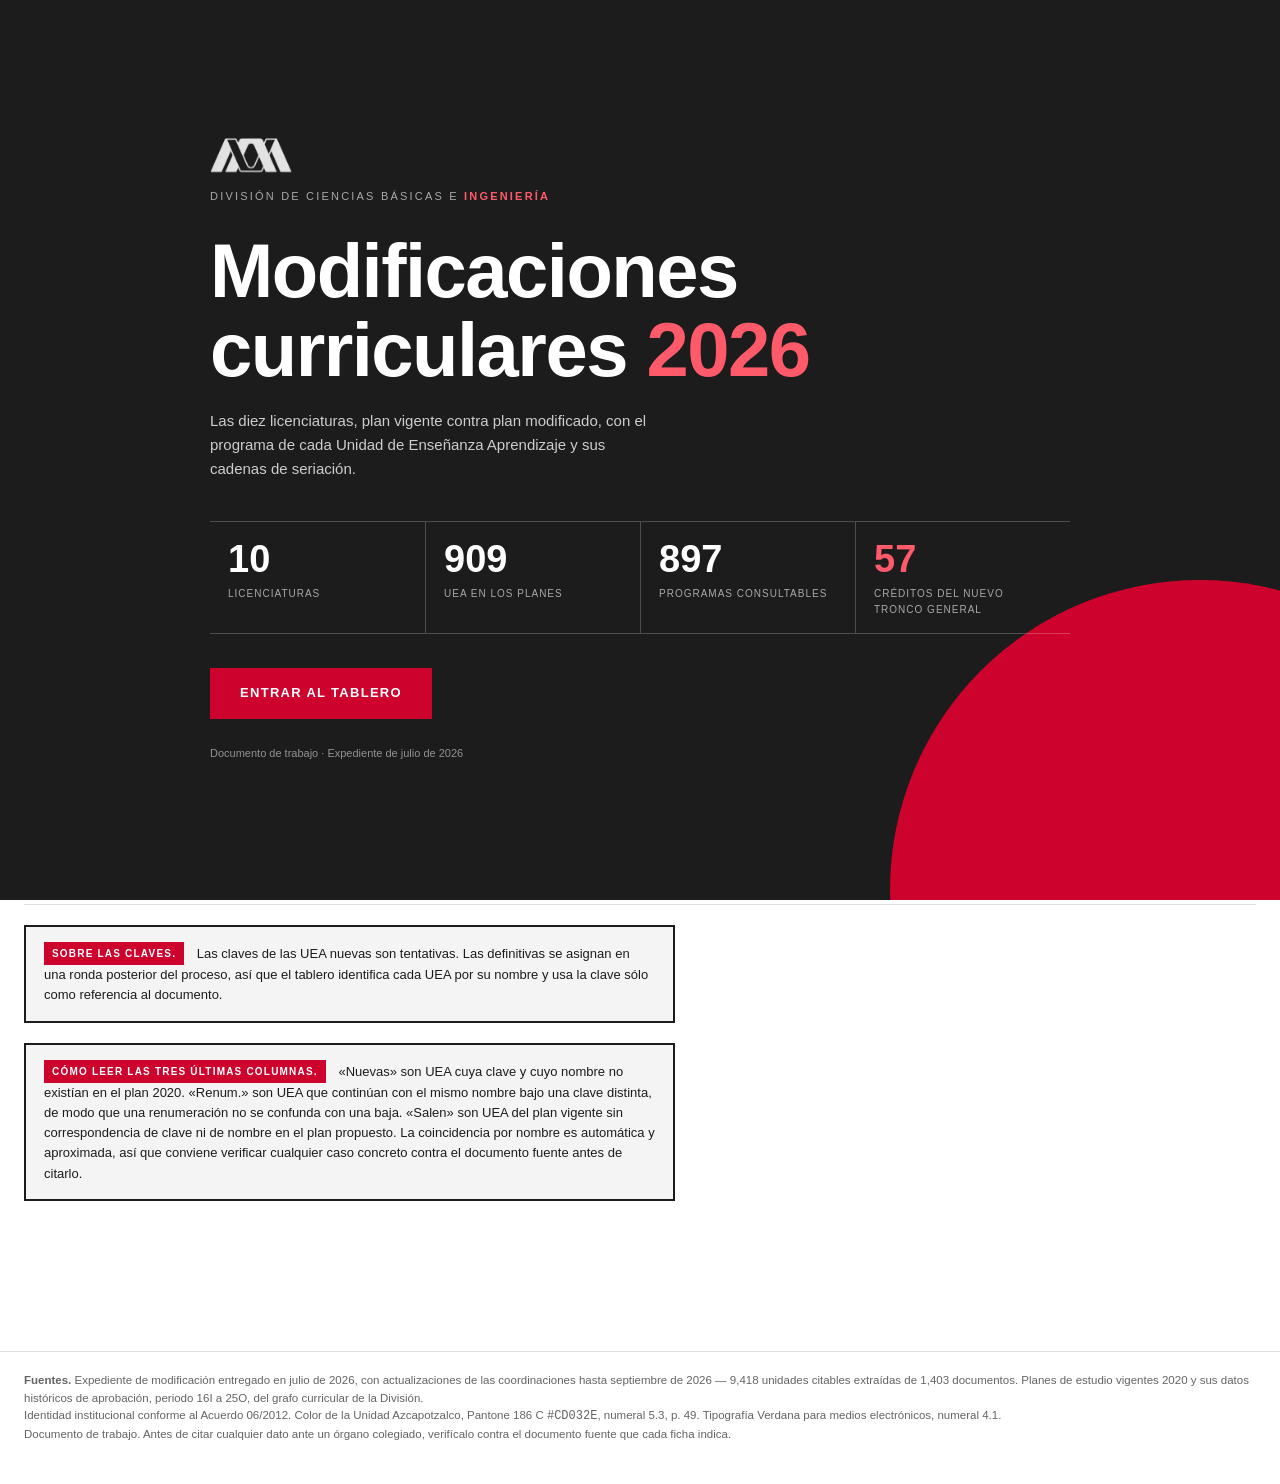
<file: index.html>
<!doctype html>
<html lang="es">
<head>
<meta charset="utf-8">
<meta name="viewport" content="width=device-width, initial-scale=1">
<title>Modificaciones curriculares DCBI 2026</title>
<link rel="stylesheet" href="estilo.css?v=bb194252">
<link rel="stylesheet" href="mallas/recursos/movil.css?v=af0bb005">
</head>
<body>

<!-- Plano que barre el cambio de nivel. Lleva el color del nivel que llega,
     así que la transición es el cambio de campo, no un fundido encima. -->
<div id="cortina" aria-hidden="true"></div>

<!-- Portada. Nivel 0, campo tinta #1C1C1C; el negro puro se reserva al emblema
     (Acuerdo 06/2012, numeral 2.3). Se oculta al entrar al tablero. -->
<section id="portada">
  <div class="p-fondo"><span class="p-punto"></span></div>
  <div class="p-contenido">
    <img class="p-logo" src="assets/logo_blanco_transparente.png"
         alt="Universidad Autónoma Metropolitana">
    <p class="p-division">División de Ciencias Básicas e <b>Ingeniería</b></p>
    <h1 class="p-titulo">Modificaciones<br>curriculares <span>2026</span></h1>
    <p class="p-bajada">Las diez licenciaturas, plan vigente contra plan modificado,
      con el programa de cada Unidad de Enseñanza Aprendizaje y sus cadenas de seriación.</p>
    <div class="p-cifras">
      <div><b data-hasta="10">0</b><span>licenciaturas</span></div>
      <div><b data-hasta="909">0</b><span>UEA en los planes</span></div>
      <div><b data-hasta="897">0</b><span>programas consultables</span></div>
      <div><b data-hasta="57" class="acento">0</b><span>créditos del nuevo Tronco General</span></div>
    </div>
    <a class="p-entrar" href="#/">Entrar al tablero</a>
    <p class="p-pie">Documento de trabajo · Expediente de julio de 2026</p>
  </div>
</section>

<header>
  <div class="barra">
    <!-- El emblema no se recolorea: van los dos archivos y el campo del nivel
         decide cuál se muestra. Sobre rojo y sobre tinta, el blanco. -->
    <img class="logo-tinta" src="assets/logo_footer_web.png"
         alt="Universidad Autónoma Metropolitana">
    <img class="logo-blanco" src="assets/logo_blanco_transparente.png" alt="">
    <div class="marca">División de Ciencias<br>Básicas e <b>Ingeniería</b></div>
    <nav>
      <a href="#/">Panorama</a>
      <input id="buscador" type="search" placeholder="Buscar UEA o licenciatura…"
             autocomplete="off" spellcheck="false">
    </nav>
  </div>
</header>

<main id="vista"></main>

<footer>
  <p><strong>Fuentes.</strong> Expediente de modificación entregado en julio de 2026,
  con actualizaciones de las coordinaciones hasta septiembre de 2026 — 9,418 unidades
  citables extraídas de 1,403 documentos. Planes de estudio vigentes 2020 y sus datos
  históricos de aprobación, periodo 16I a 25O, del grafo curricular de la División.</p>
  <p>Identidad institucional conforme al Acuerdo 06/2012. Color de la Unidad
  Azcapotzalco, Pantone 186 C <span class="clave">#CD032E</span>, numeral 5.3, p. 49.
  Tipografía Verdana para medios electrónicos, numeral 4.1.</p>
  <p>Documento de trabajo. Antes de citar cualquier dato ante un órgano colegiado,
  verifícalo contra el documento fuente que cada ficha indica.</p>
</footer>

<script src="datos.js?v=093b7ae8"></script>
<script src="mallas/fragmentos.js?v=e25c86c8"></script>
<script src="mallas/recursos/movil.js?v=e7b33b89"></script>
<script src="app.js?v=c03c93db"></script>
</body>
</html>
</file>
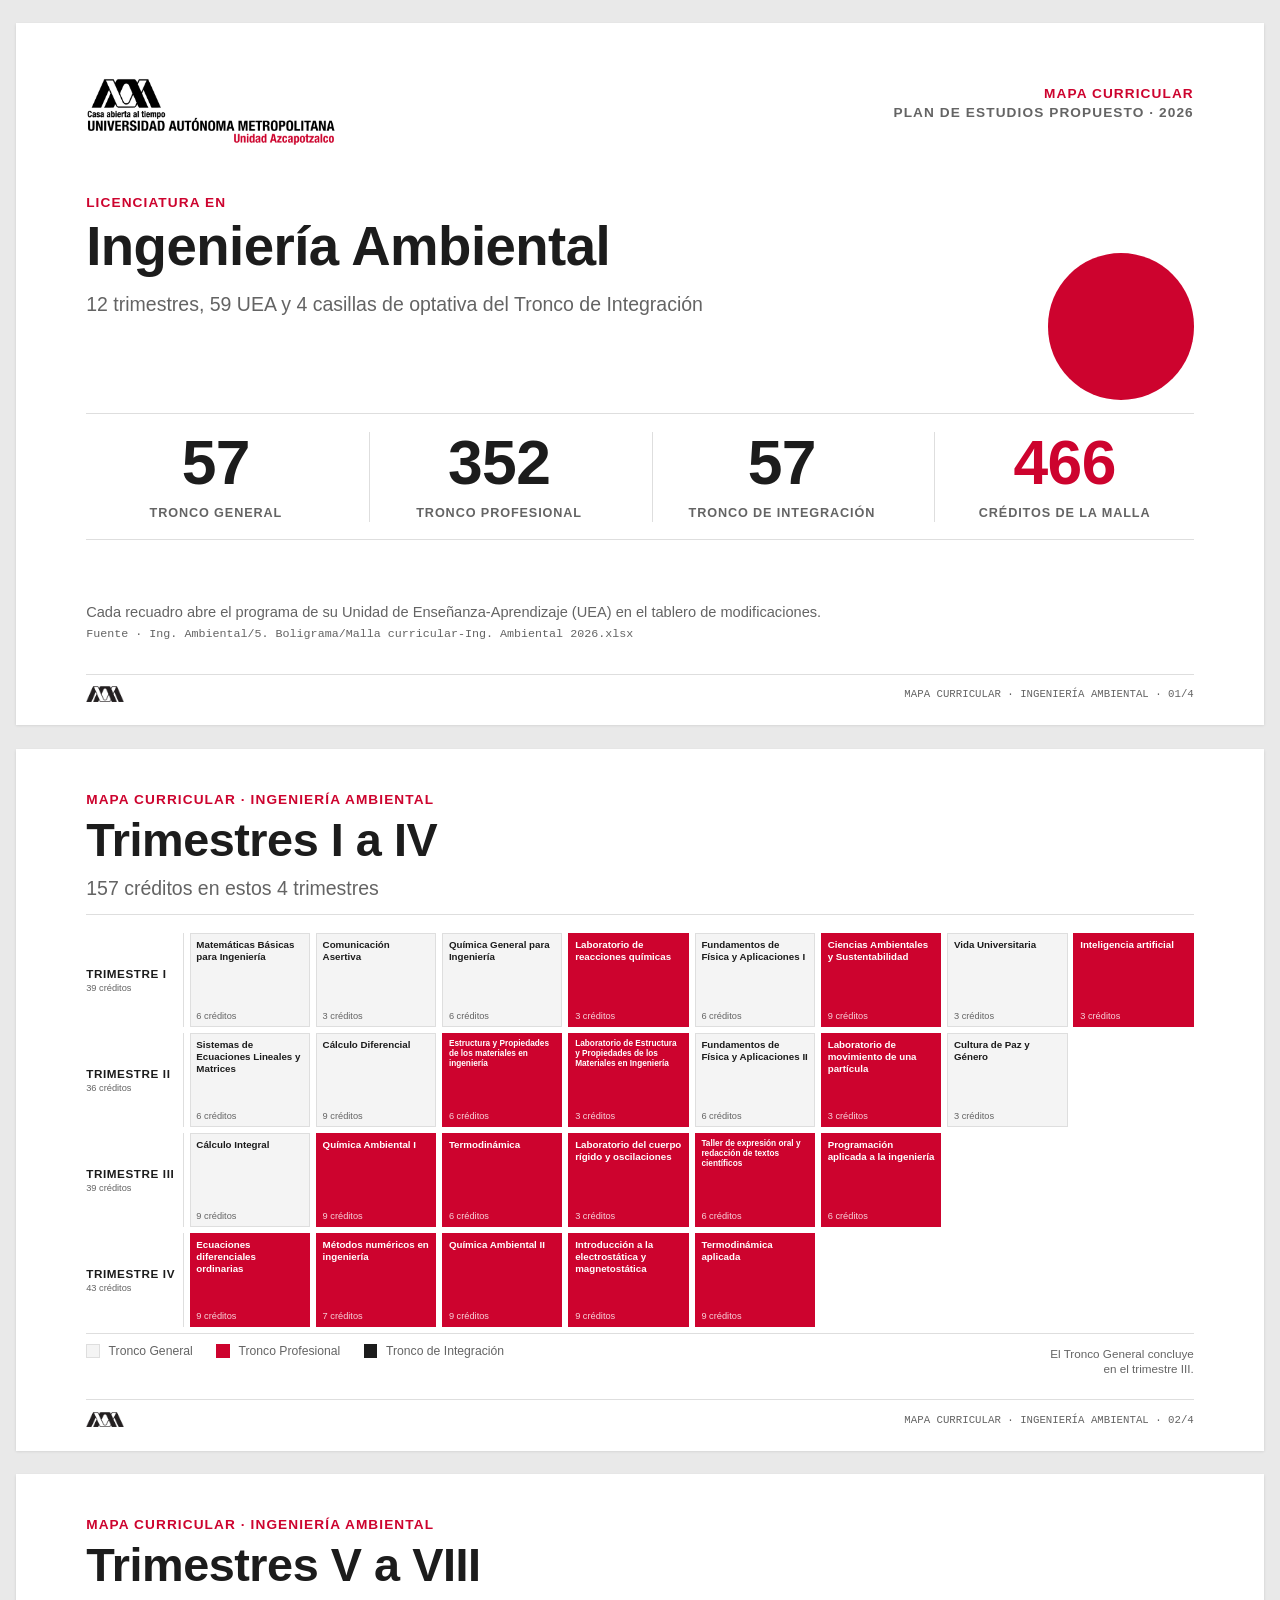
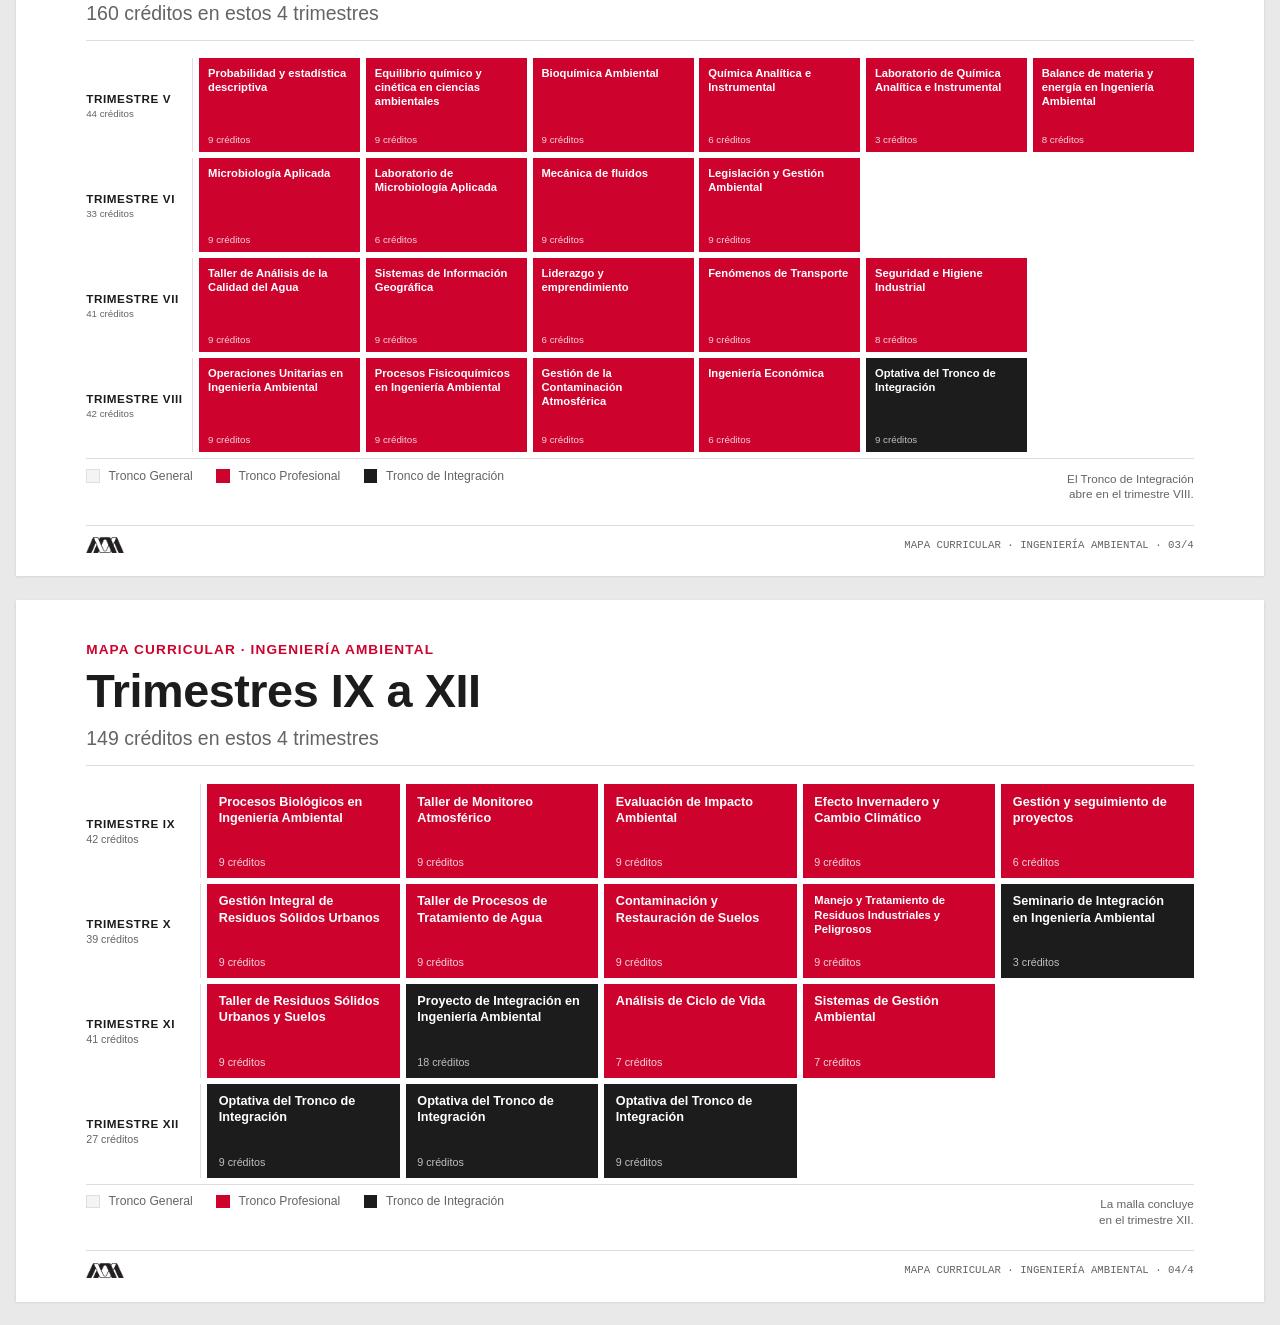
<file: mallas/amb.html>
<!doctype html>
<html lang="es">
<head>
<meta charset="utf-8">
<meta name="viewport" content="width=device-width, initial-scale=1">
<title>Mapa curricular &middot; Ingenier&iacute;a Ambiental</title>
<link rel="stylesheet" href="recursos/style.css?v=eb22b17e">
<link rel="stylesheet" href="recursos/malla.css?v=33eee8fa">
<link rel="stylesheet" href="recursos/movil.css?v=af0bb005">
</head>
<body>
<div class="mm-pagina"><p class="mm-kicker">Malla curricular &middot; plan propuesto</p><h1>Ingenier&iacute;a Ambiental</h1><p class="mm-ayuda">Toca una UEA para abrir su programa. Las casillas de optativa llevan a la lista de optativas.</p><p class="mm-pdf"><a href="amb.pdf" download="malla-amb.pdf">Descargar PDF</a></p><div class="mm" data-lic="amb"><div class="mm-resumen"><p class="mm-total"><span>466</span> cr&eacute;ditos en 12 trimestres</p><div class="mm-barra" aria-hidden="true"><span class="mm-seg t-general" style="flex:57"></span><span class="mm-seg t-profesional" style="flex:352"></span><span class="mm-seg t-integracion" style="flex:57"></span></div><ul class="mm-leyenda"><li><span class="mm-marca t-general"></span><span>Tronco General</span><span class="mm-num">57</span></li><li><span class="mm-marca t-profesional"></span><span>Tronco Profesional</span><span class="mm-num">352</span></li><li><span class="mm-marca t-integracion"></span><span>Tronco de Integraci&oacute;n</span><span class="mm-num">57</span></li></ul></div><nav class="mm-nav" aria-label="Trimestres"><button type="button" data-t="1" aria-label="Trimestre I">I</button><button type="button" data-t="2" aria-label="Trimestre II">II</button><button type="button" data-t="3" aria-label="Trimestre III">III</button><button type="button" data-t="4" aria-label="Trimestre IV">IV</button><button type="button" data-t="5" aria-label="Trimestre V">V</button><button type="button" data-t="6" aria-label="Trimestre VI">VI</button><button type="button" data-t="7" aria-label="Trimestre VII">VII</button><button type="button" data-t="8" aria-label="Trimestre VIII">VIII</button><button type="button" data-t="9" aria-label="Trimestre IX">IX</button><button type="button" data-t="10" aria-label="Trimestre X">X</button><button type="button" data-t="11" aria-label="Trimestre XI">XI</button><button type="button" data-t="12" aria-label="Trimestre XII">XII</button></nav><section class="mm-trim" id="mm-amb-t1" data-t="1"><h2><span class="mm-chip">I</span><span class="mm-trim-tit">Trimestre I</span><span class="mm-trim-cr">39 cr&eacute;ditos</span></h2><ol class="mm-lista"><li><a class="mm-uea" href="../index.html#/uea/amb/1114054" target="_top"><span class="mm-marca t-general"></span><span class="mm-txt"><span class="mm-nombre">Matem&aacute;ticas B&aacute;sicas para Ingenier&iacute;a</span><span class="mm-meta">Tronco General &middot; 6 cr&eacute;ditos</span></span><span class="mm-ir" aria-hidden="true">&rsaquo;</span></a></li><li><a class="mm-uea" href="../index.html#/uea/amb/1100211" target="_top"><span class="mm-marca t-general"></span><span class="mm-txt"><span class="mm-nombre">Comunicaci&oacute;n Asertiva</span><span class="mm-meta">Tronco General &middot; 3 cr&eacute;ditos</span></span><span class="mm-ir" aria-hidden="true">&rsaquo;</span></a></li><li><a class="mm-uea" href="../index.html#/uea/amb/1114055" target="_top"><span class="mm-marca t-general"></span><span class="mm-txt"><span class="mm-nombre">Qu&iacute;mica General para Ingenier&iacute;a</span><span class="mm-meta">Tronco General &middot; 6 cr&eacute;ditos</span></span><span class="mm-ir" aria-hidden="true">&rsaquo;</span></a></li><li><a class="mm-uea" href="../index.html#/uea/amb/1114009" target="_top"><span class="mm-marca t-profesional"></span><span class="mm-txt"><span class="mm-nombre">Laboratorio de reacciones qu&iacute;micas</span><span class="mm-meta">Tronco Profesional &middot; 3 cr&eacute;ditos</span></span><span class="mm-ir" aria-hidden="true">&rsaquo;</span></a></li><li><a class="mm-uea" href="../index.html#/uea/amb/1114052" target="_top"><span class="mm-marca t-general"></span><span class="mm-txt"><span class="mm-nombre">Fundamentos de F&iacute;sica y Aplicaciones&nbsp;I</span><span class="mm-meta">Tronco General &middot; 6 cr&eacute;ditos</span></span><span class="mm-ir" aria-hidden="true">&rsaquo;</span></a></li><li><a class="mm-uea" href="../index.html#/uea/amb/1130008" target="_top"><span class="mm-marca t-profesional"></span><span class="mm-txt"><span class="mm-nombre">Ciencias Ambientales y Sustentabilidad</span><span class="mm-meta">Tronco Profesional &middot; 9 cr&eacute;ditos</span></span><span class="mm-ir" aria-hidden="true">&rsaquo;</span></a></li><li><a class="mm-uea" href="../index.html#/uea/amb/1100215" target="_top"><span class="mm-marca t-general"></span><span class="mm-txt"><span class="mm-nombre">Vida Universitaria</span><span class="mm-meta">Tronco General &middot; 3 cr&eacute;ditos</span></span><span class="mm-ir" aria-hidden="true">&rsaquo;</span></a></li><li><a class="mm-uea" href="../index.html#/uea/amb/1150075" target="_top"><span class="mm-marca t-profesional"></span><span class="mm-txt"><span class="mm-nombre">Inteligencia artificial</span><span class="mm-meta">Tronco Profesional &middot; 3 cr&eacute;ditos</span></span><span class="mm-ir" aria-hidden="true">&rsaquo;</span></a></li></ol></section><section class="mm-trim" id="mm-amb-t2" data-t="2"><h2><span class="mm-chip">II</span><span class="mm-trim-tit">Trimestre II</span><span class="mm-trim-cr">36 cr&eacute;ditos</span></h2><ol class="mm-lista"><li><a class="mm-uea" href="../index.html#/uea/amb/1114056" target="_top"><span class="mm-marca t-general"></span><span class="mm-txt"><span class="mm-nombre">Sistemas de Ecuaciones Lineales y Matrices</span><span class="mm-meta">Tronco General &middot; 6 cr&eacute;ditos</span></span><span class="mm-ir" aria-hidden="true">&rsaquo;</span></a></li><li><a class="mm-uea" href="../index.html#/uea/amb/1114048" target="_top"><span class="mm-marca t-general"></span><span class="mm-txt"><span class="mm-nombre">C&aacute;lculo Diferencial</span><span class="mm-meta">Tronco General &middot; 9 cr&eacute;ditos</span></span><span class="mm-ir" aria-hidden="true">&rsaquo;</span></a></li><li><a class="mm-uea" href="../index.html#/uea/amb/1114058" target="_top"><span class="mm-marca t-profesional"></span><span class="mm-txt"><span class="mm-nombre">Estructura y Propiedades de los materiales en ingenier&iacute;a</span><span class="mm-meta">Tronco Profesional &middot; 6 cr&eacute;ditos</span></span><span class="mm-ir" aria-hidden="true">&rsaquo;</span></a></li><li><a class="mm-uea" href="../index.html#/uea/amb/~laboratorioestructuraypropiedadesdelosmaterialesen" target="_top"><span class="mm-marca t-profesional"></span><span class="mm-txt"><span class="mm-nombre">Laboratorio de Estructura y Propiedades de los Materiales en Ingenier&iacute;a</span><span class="mm-meta">Tronco Profesional &middot; 3 cr&eacute;ditos</span></span><span class="mm-ir" aria-hidden="true">&rsaquo;</span></a></li><li><a class="mm-uea" href="../index.html#/uea/amb/1114053" target="_top"><span class="mm-marca t-general"></span><span class="mm-txt"><span class="mm-nombre">Fundamentos de F&iacute;sica y Aplicaciones&nbsp;II</span><span class="mm-meta">Tronco General &middot; 6 cr&eacute;ditos</span></span><span class="mm-ir" aria-hidden="true">&rsaquo;</span></a></li><li><a class="mm-uea" href="../index.html#/uea/amb/1114007" target="_top"><span class="mm-marca t-profesional"></span><span class="mm-txt"><span class="mm-nombre">Laboratorio de movimiento de una part&iacute;cula</span><span class="mm-meta">Tronco Profesional &middot; 3 cr&eacute;ditos</span></span><span class="mm-ir" aria-hidden="true">&rsaquo;</span></a></li><li><a class="mm-uea" href="../index.html#/uea/amb/1100212" target="_top"><span class="mm-marca t-general"></span><span class="mm-txt"><span class="mm-nombre">Cultura de Paz y G&eacute;nero</span><span class="mm-meta">Tronco General &middot; 3 cr&eacute;ditos</span></span><span class="mm-ir" aria-hidden="true">&rsaquo;</span></a></li></ol></section><section class="mm-trim" id="mm-amb-t3" data-t="3"><h2><span class="mm-chip">III</span><span class="mm-trim-tit">Trimestre III</span><span class="mm-trim-cr">39 cr&eacute;ditos</span></h2><ol class="mm-lista"><li><a class="mm-uea" href="../index.html#/uea/amb/1114049" target="_top"><span class="mm-marca t-general"></span><span class="mm-txt"><span class="mm-nombre">C&aacute;lculo Integral</span><span class="mm-meta">Tronco General &middot; 9 cr&eacute;ditos</span></span><span class="mm-ir" aria-hidden="true">&rsaquo;</span></a></li><li><a class="mm-uea" href="../index.html#/uea/amb/1114012" target="_top"><span class="mm-marca t-profesional"></span><span class="mm-txt"><span class="mm-nombre">Qu&iacute;mica Ambiental&nbsp;I</span><span class="mm-meta">Tronco Profesional &middot; 9 cr&eacute;ditos</span></span><span class="mm-ir" aria-hidden="true">&rsaquo;</span></a></li><li><a class="mm-uea" href="../index.html#/uea/amb/1114017" target="_top"><span class="mm-marca t-profesional"></span><span class="mm-txt"><span class="mm-nombre">Termodin&aacute;mica</span><span class="mm-meta">Tronco Profesional &middot; 6 cr&eacute;ditos</span></span><span class="mm-ir" aria-hidden="true">&rsaquo;</span></a></li><li><a class="mm-uea" href="../index.html#/uea/amb/1114010" target="_top"><span class="mm-marca t-profesional"></span><span class="mm-txt"><span class="mm-nombre">Laboratorio del cuerpo r&iacute;gido y oscilaciones</span><span class="mm-meta">Tronco Profesional &middot; 3 cr&eacute;ditos</span></span><span class="mm-ir" aria-hidden="true">&rsaquo;</span></a></li><li><a class="mm-uea" href="../index.html#/uea/amb/~tallerdeexpresionoralyredacciondetextoscientificos" target="_top"><span class="mm-marca t-profesional"></span><span class="mm-txt"><span class="mm-nombre">Taller de expresi&oacute;n oral y redacci&oacute;n de textos cient&iacute;ficos</span><span class="mm-meta">Tronco Profesional &middot; 6 cr&eacute;ditos</span></span><span class="mm-ir" aria-hidden="true">&rsaquo;</span></a></li><li><a class="mm-uea" href="../index.html#/uea/amb/1150041" target="_top"><span class="mm-marca t-profesional"></span><span class="mm-txt"><span class="mm-nombre">Programaci&oacute;n aplicada a la ingenier&iacute;a</span><span class="mm-meta">Tronco Profesional &middot; 6 cr&eacute;ditos</span></span><span class="mm-ir" aria-hidden="true">&rsaquo;</span></a></li></ol></section><section class="mm-trim" id="mm-amb-t4" data-t="4"><h2><span class="mm-chip">IV</span><span class="mm-trim-tit">Trimestre IV</span><span class="mm-trim-cr">43 cr&eacute;ditos</span></h2><ol class="mm-lista"><li><a class="mm-uea" href="../index.html#/uea/amb/1114002" target="_top"><span class="mm-marca t-profesional"></span><span class="mm-txt"><span class="mm-nombre">Ecuaciones diferenciales ordinarias</span><span class="mm-meta">Tronco Profesional &middot; 9 cr&eacute;ditos</span></span><span class="mm-ir" aria-hidden="true">&rsaquo;</span></a></li><li><a class="mm-uea" href="../index.html#/uea/amb/1150017" target="_top"><span class="mm-marca t-profesional"></span><span class="mm-txt"><span class="mm-nombre">M&eacute;todos num&eacute;ricos en ingenier&iacute;a</span><span class="mm-meta">Tronco Profesional &middot; 7 cr&eacute;ditos</span></span><span class="mm-ir" aria-hidden="true">&rsaquo;</span></a></li><li><a class="mm-uea" href="../index.html#/uea/amb/1114013" target="_top"><span class="mm-marca t-profesional"></span><span class="mm-txt"><span class="mm-nombre">Qu&iacute;mica Ambiental&nbsp;II</span><span class="mm-meta">Tronco Profesional &middot; 9 cr&eacute;ditos</span></span><span class="mm-ir" aria-hidden="true">&rsaquo;</span></a></li><li><a class="mm-uea" href="../index.html#/uea/amb/1114005" target="_top"><span class="mm-marca t-profesional"></span><span class="mm-txt"><span class="mm-nombre">Introducci&oacute;n a la electrost&aacute;tica y magnetost&aacute;tica</span><span class="mm-meta">Tronco Profesional &middot; 9 cr&eacute;ditos</span></span><span class="mm-ir" aria-hidden="true">&rsaquo;</span></a></li><li><a class="mm-uea" href="../index.html#/uea/amb/1130837" target="_top"><span class="mm-marca t-profesional"></span><span class="mm-txt"><span class="mm-nombre">Termodin&aacute;mica aplicada</span><span class="mm-meta">Tronco Profesional &middot; 9 cr&eacute;ditos</span></span><span class="mm-ir" aria-hidden="true">&rsaquo;</span></a></li></ol></section><section class="mm-trim" id="mm-amb-t5" data-t="5"><h2><span class="mm-chip">V</span><span class="mm-trim-tit">Trimestre V</span><span class="mm-trim-cr">44 cr&eacute;ditos</span></h2><ol class="mm-lista"><li><a class="mm-uea" href="../index.html#/uea/amb/1150040" target="_top"><span class="mm-marca t-profesional"></span><span class="mm-txt"><span class="mm-nombre">Probabilidad y estad&iacute;stica descriptiva</span><span class="mm-meta">Tronco Profesional &middot; 9 cr&eacute;ditos</span></span><span class="mm-ir" aria-hidden="true">&rsaquo;</span></a></li><li><a class="mm-uea" href="../index.html#/uea/amb/1114004" target="_top"><span class="mm-marca t-profesional"></span><span class="mm-txt"><span class="mm-nombre">Equilibrio qu&iacute;mico y cin&eacute;tica en ciencias ambientales</span><span class="mm-meta">Tronco Profesional &middot; 9 cr&eacute;ditos</span></span><span class="mm-ir" aria-hidden="true">&rsaquo;</span></a></li><li><a class="mm-uea" href="../index.html#/uea/amb/1114001" target="_top"><span class="mm-marca t-profesional"></span><span class="mm-txt"><span class="mm-nombre">Bioqu&iacute;mica Ambiental</span><span class="mm-meta">Tronco Profesional &middot; 9 cr&eacute;ditos</span></span><span class="mm-ir" aria-hidden="true">&rsaquo;</span></a></li><li><a class="mm-uea" href="../index.html#/uea/amb/1114014" target="_top"><span class="mm-marca t-profesional"></span><span class="mm-txt"><span class="mm-nombre">Qu&iacute;mica Anal&iacute;tica e Instrumental</span><span class="mm-meta">Tronco Profesional &middot; 6 cr&eacute;ditos</span></span><span class="mm-ir" aria-hidden="true">&rsaquo;</span></a></li><li><a class="mm-uea" href="../index.html#/uea/amb/1114008" target="_top"><span class="mm-marca t-profesional"></span><span class="mm-txt"><span class="mm-nombre">Laboratorio de Qu&iacute;mica Anal&iacute;tica e Instrumental</span><span class="mm-meta">Tronco Profesional &middot; 3 cr&eacute;ditos</span></span><span class="mm-ir" aria-hidden="true">&rsaquo;</span></a></li><li><a class="mm-uea" href="../index.html#/uea/amb/~balancedemateriayenergiaeningenieriaambiental" target="_top"><span class="mm-marca t-profesional"></span><span class="mm-txt"><span class="mm-nombre">Balance de materia y energ&iacute;a en Ingenier&iacute;a Ambiental</span><span class="mm-meta">Tronco Profesional &middot; 8 cr&eacute;ditos</span></span><span class="mm-ir" aria-hidden="true">&rsaquo;</span></a></li></ol></section><section class="mm-trim" id="mm-amb-t6" data-t="6"><h2><span class="mm-chip">VI</span><span class="mm-trim-tit">Trimestre VI</span><span class="mm-trim-cr">33 cr&eacute;ditos</span></h2><ol class="mm-lista"><li><a class="mm-uea" href="../index.html#/uea/amb/1114011" target="_top"><span class="mm-marca t-profesional"></span><span class="mm-txt"><span class="mm-nombre">Microbiolog&iacute;a Aplicada</span><span class="mm-meta">Tronco Profesional &middot; 9 cr&eacute;ditos</span></span><span class="mm-ir" aria-hidden="true">&rsaquo;</span></a></li><li><a class="mm-uea" href="../index.html#/uea/amb/1114006" target="_top"><span class="mm-marca t-profesional"></span><span class="mm-txt"><span class="mm-nombre">Laboratorio de Microbiolog&iacute;a Aplicada</span><span class="mm-meta">Tronco Profesional &middot; 6 cr&eacute;ditos</span></span><span class="mm-ir" aria-hidden="true">&rsaquo;</span></a></li><li><a class="mm-uea" href="../index.html#/uea/amb/1130061" target="_top"><span class="mm-marca t-profesional"></span><span class="mm-txt"><span class="mm-nombre">Mec&aacute;nica de fluidos</span><span class="mm-meta">Tronco Profesional &middot; 9 cr&eacute;ditos</span></span><span class="mm-ir" aria-hidden="true">&rsaquo;</span></a></li><li><a class="mm-uea" href="../index.html#/uea/amb/1130014" target="_top"><span class="mm-marca t-profesional"></span><span class="mm-txt"><span class="mm-nombre">Legislaci&oacute;n y Gesti&oacute;n Ambiental</span><span class="mm-meta">Tronco Profesional &middot; 9 cr&eacute;ditos</span></span><span class="mm-ir" aria-hidden="true">&rsaquo;</span></a></li></ol></section><section class="mm-trim" id="mm-amb-t7" data-t="7"><h2><span class="mm-chip">VII</span><span class="mm-trim-tit">Trimestre VII</span><span class="mm-trim-cr">41 cr&eacute;ditos</span></h2><ol class="mm-lista"><li><a class="mm-uea" href="../index.html#/uea/amb/1130022" target="_top"><span class="mm-marca t-profesional"></span><span class="mm-txt"><span class="mm-nombre">Taller de An&aacute;lisis de la Calidad del Agua</span><span class="mm-meta">Tronco Profesional &middot; 9 cr&eacute;ditos</span></span><span class="mm-ir" aria-hidden="true">&rsaquo;</span></a></li><li><a class="mm-uea" href="../index.html#/uea/amb/1130021" target="_top"><span class="mm-marca t-profesional"></span><span class="mm-txt"><span class="mm-nombre">Sistemas de Informaci&oacute;n Geogr&aacute;fica</span><span class="mm-meta">Tronco Profesional &middot; 9 cr&eacute;ditos</span></span><span class="mm-ir" aria-hidden="true">&rsaquo;</span></a></li><li><a class="mm-uea" href="../index.html#/uea/amb/1150081" target="_top"><span class="mm-marca t-profesional"></span><span class="mm-txt"><span class="mm-nombre">Liderazgo y emprendimiento</span><span class="mm-meta">Tronco Profesional &middot; 6 cr&eacute;ditos</span></span><span class="mm-ir" aria-hidden="true">&rsaquo;</span></a></li><li><a class="mm-uea" href="../index.html#/uea/amb/1130011" target="_top"><span class="mm-marca t-profesional"></span><span class="mm-txt"><span class="mm-nombre">Fen&oacute;menos de Transporte</span><span class="mm-meta">Tronco Profesional &middot; 9 cr&eacute;ditos</span></span><span class="mm-ir" aria-hidden="true">&rsaquo;</span></a></li><li><a class="mm-uea" href="../index.html#/uea/amb/1150045" target="_top"><span class="mm-marca t-profesional"></span><span class="mm-txt"><span class="mm-nombre">Seguridad e Higiene Industrial</span><span class="mm-meta">Tronco Profesional &middot; 8 cr&eacute;ditos</span></span><span class="mm-ir" aria-hidden="true">&rsaquo;</span></a></li></ol></section><section class="mm-trim" id="mm-amb-t8" data-t="8"><h2><span class="mm-chip">VIII</span><span class="mm-trim-tit">Trimestre VIII</span><span class="mm-trim-cr">42 cr&eacute;ditos</span></h2><ol class="mm-lista"><li><a class="mm-uea" href="../index.html#/uea/amb/1130016" target="_top"><span class="mm-marca t-profesional"></span><span class="mm-txt"><span class="mm-nombre">Operaciones Unitarias en Ingenier&iacute;a Ambiental</span><span class="mm-meta">Tronco Profesional &middot; 9 cr&eacute;ditos</span></span><span class="mm-ir" aria-hidden="true">&rsaquo;</span></a></li><li><a class="mm-uea" href="../index.html#/uea/amb/1130018" target="_top"><span class="mm-marca t-profesional"></span><span class="mm-txt"><span class="mm-nombre">Procesos Fisicoqu&iacute;micos en Ingenier&iacute;a Ambiental</span><span class="mm-meta">Tronco Profesional &middot; 9 cr&eacute;ditos</span></span><span class="mm-ir" aria-hidden="true">&rsaquo;</span></a></li><li><a class="mm-uea" href="../index.html#/uea/amb/~gestiondelacontaminacionatmosferica" target="_top"><span class="mm-marca t-profesional"></span><span class="mm-txt"><span class="mm-nombre">Gesti&oacute;n de la Contaminaci&oacute;n Atmosf&eacute;rica</span><span class="mm-meta">Tronco Profesional &middot; 9 cr&eacute;ditos</span></span><span class="mm-ir" aria-hidden="true">&rsaquo;</span></a></li><li><a class="mm-uea" href="../index.html#/uea/amb/1150034" target="_top"><span class="mm-marca t-profesional"></span><span class="mm-txt"><span class="mm-nombre">Ingenier&iacute;a Econ&oacute;mica</span><span class="mm-meta">Tronco Profesional &middot; 6 cr&eacute;ditos</span></span><span class="mm-ir" aria-hidden="true">&rsaquo;</span></a></li><li><a class="mm-uea" href="../index.html#/lic/amb/optativas" target="_top"><span class="mm-marca t-integracion"></span><span class="mm-txt"><span class="mm-nombre">Optativa del Tronco de Integraci&oacute;n</span><span class="mm-meta">Tronco de Integraci&oacute;n &middot; 9 cr&eacute;ditos</span></span><span class="mm-ir" aria-hidden="true">&rsaquo;</span></a></li></ol></section><section class="mm-trim" id="mm-amb-t9" data-t="9"><h2><span class="mm-chip">IX</span><span class="mm-trim-tit">Trimestre IX</span><span class="mm-trim-cr">42 cr&eacute;ditos</span></h2><ol class="mm-lista"><li><a class="mm-uea" href="../index.html#/uea/amb/~procesosbiologicoseningenieriaambiental" target="_top"><span class="mm-marca t-profesional"></span><span class="mm-txt"><span class="mm-nombre">Procesos Biol&oacute;gicos en Ingenier&iacute;a Ambiental</span><span class="mm-meta">Tronco Profesional &middot; 9 cr&eacute;ditos</span></span><span class="mm-ir" aria-hidden="true">&rsaquo;</span></a></li><li><a class="mm-uea" href="../index.html#/uea/amb/1130023" target="_top"><span class="mm-marca t-profesional"></span><span class="mm-txt"><span class="mm-nombre">Taller de Monitoreo Atmosf&eacute;rico</span><span class="mm-meta">Tronco Profesional &middot; 9 cr&eacute;ditos</span></span><span class="mm-ir" aria-hidden="true">&rsaquo;</span></a></li><li><a class="mm-uea" href="../index.html#/uea/amb/1130010" target="_top"><span class="mm-marca t-profesional"></span><span class="mm-txt"><span class="mm-nombre">Evaluaci&oacute;n de Impacto Ambiental</span><span class="mm-meta">Tronco Profesional &middot; 9 cr&eacute;ditos</span></span><span class="mm-ir" aria-hidden="true">&rsaquo;</span></a></li><li><a class="mm-uea" href="../index.html#/uea/amb/1114003" target="_top"><span class="mm-marca t-profesional"></span><span class="mm-txt"><span class="mm-nombre">Efecto Invernadero y Cambio Clim&aacute;tico</span><span class="mm-meta">Tronco Profesional &middot; 9 cr&eacute;ditos</span></span><span class="mm-ir" aria-hidden="true">&rsaquo;</span></a></li><li><a class="mm-uea" href="../index.html#/uea/amb/1150032" target="_top"><span class="mm-marca t-profesional"></span><span class="mm-txt"><span class="mm-nombre">Gesti&oacute;n y seguimiento de proyectos</span><span class="mm-meta">Tronco Profesional &middot; 6 cr&eacute;ditos</span></span><span class="mm-ir" aria-hidden="true">&rsaquo;</span></a></li></ol></section><section class="mm-trim" id="mm-amb-t10" data-t="10"><h2><span class="mm-chip">X</span><span class="mm-trim-tit">Trimestre X</span><span class="mm-trim-cr">39 cr&eacute;ditos</span></h2><ol class="mm-lista"><li><a class="mm-uea" href="../index.html#/uea/amb/~gestionintegralderesiduossolidosurbanos" target="_top"><span class="mm-marca t-profesional"></span><span class="mm-txt"><span class="mm-nombre">Gesti&oacute;n Integral de Residuos S&oacute;lidos Urbanos</span><span class="mm-meta">Tronco Profesional &middot; 9 cr&eacute;ditos</span></span><span class="mm-ir" aria-hidden="true">&rsaquo;</span></a></li><li><a class="mm-uea" href="../index.html#/uea/amb/~tallerdeprocesosdetratamientodeagua" target="_top"><span class="mm-marca t-profesional"></span><span class="mm-txt"><span class="mm-nombre">Taller de Procesos de Tratamiento de Agua</span><span class="mm-meta">Tronco Profesional &middot; 9 cr&eacute;ditos</span></span><span class="mm-ir" aria-hidden="true">&rsaquo;</span></a></li><li><a class="mm-uea" href="../index.html#/uea/amb/1130009" target="_top"><span class="mm-marca t-profesional"></span><span class="mm-txt"><span class="mm-nombre">Contaminaci&oacute;n y Restauraci&oacute;n de Suelos</span><span class="mm-meta">Tronco Profesional &middot; 9 cr&eacute;ditos</span></span><span class="mm-ir" aria-hidden="true">&rsaquo;</span></a></li><li><a class="mm-uea" href="../index.html#/uea/amb/~manejoytratamientoderesiduosindustrialesypeligrosos" target="_top"><span class="mm-marca t-profesional"></span><span class="mm-txt"><span class="mm-nombre">Manejo y Tratamiento de Residuos Industriales y Peligrosos</span><span class="mm-meta">Tronco Profesional &middot; 9 cr&eacute;ditos</span></span><span class="mm-ir" aria-hidden="true">&rsaquo;</span></a></li><li><a class="mm-uea" href="../index.html#/uea/amb/1130019" target="_top"><span class="mm-marca t-integracion"></span><span class="mm-txt"><span class="mm-nombre">Seminario de Integraci&oacute;n en Ingenier&iacute;a Ambiental</span><span class="mm-meta">Tronco de Integraci&oacute;n &middot; 3 cr&eacute;ditos</span></span><span class="mm-ir" aria-hidden="true">&rsaquo;</span></a></li></ol></section><section class="mm-trim" id="mm-amb-t11" data-t="11"><h2><span class="mm-chip">XI</span><span class="mm-trim-tit">Trimestre XI</span><span class="mm-trim-cr">41 cr&eacute;ditos</span></h2><ol class="mm-lista"><li><a class="mm-uea" href="../index.html#/uea/amb/1130025" target="_top"><span class="mm-marca t-profesional"></span><span class="mm-txt"><span class="mm-nombre">Taller de Residuos S&oacute;lidos Urbanos y Suelos</span><span class="mm-meta">Tronco Profesional &middot; 9 cr&eacute;ditos</span></span><span class="mm-ir" aria-hidden="true">&rsaquo;</span></a></li><li><a class="mm-uea" href="../index.html#/uea/amb/1100200" target="_top"><span class="mm-marca t-integracion"></span><span class="mm-txt"><span class="mm-nombre">Proyecto de Integraci&oacute;n en Ingenier&iacute;a Ambiental</span><span class="mm-meta">Tronco de Integraci&oacute;n &middot; 18 cr&eacute;ditos</span></span><span class="mm-ir" aria-hidden="true">&rsaquo;</span></a></li><li><a class="mm-uea" href="../index.html#/uea/amb/1130006" target="_top"><span class="mm-marca t-profesional"></span><span class="mm-txt"><span class="mm-nombre">An&aacute;lisis de Ciclo de Vida</span><span class="mm-meta">Tronco Profesional &middot; 7 cr&eacute;ditos</span></span><span class="mm-ir" aria-hidden="true">&rsaquo;</span></a></li><li><a class="mm-uea" href="../index.html#/uea/amb/1130020" target="_top"><span class="mm-marca t-profesional"></span><span class="mm-txt"><span class="mm-nombre">Sistemas de Gesti&oacute;n Ambiental</span><span class="mm-meta">Tronco Profesional &middot; 7 cr&eacute;ditos</span></span><span class="mm-ir" aria-hidden="true">&rsaquo;</span></a></li></ol></section><section class="mm-trim" id="mm-amb-t12" data-t="12"><h2><span class="mm-chip">XII</span><span class="mm-trim-tit">Trimestre XII</span><span class="mm-trim-cr">27 cr&eacute;ditos</span></h2><ol class="mm-lista"><li><a class="mm-uea" href="../index.html#/lic/amb/optativas" target="_top"><span class="mm-marca t-integracion"></span><span class="mm-txt"><span class="mm-nombre">Optativa del Tronco de Integraci&oacute;n</span><span class="mm-meta">Tronco de Integraci&oacute;n &middot; 9 cr&eacute;ditos</span></span><span class="mm-ir" aria-hidden="true">&rsaquo;</span></a></li><li><a class="mm-uea" href="../index.html#/lic/amb/optativas" target="_top"><span class="mm-marca t-integracion"></span><span class="mm-txt"><span class="mm-nombre">Optativa del Tronco de Integraci&oacute;n</span><span class="mm-meta">Tronco de Integraci&oacute;n &middot; 9 cr&eacute;ditos</span></span><span class="mm-ir" aria-hidden="true">&rsaquo;</span></a></li><li><a class="mm-uea" href="../index.html#/lic/amb/optativas" target="_top"><span class="mm-marca t-integracion"></span><span class="mm-txt"><span class="mm-nombre">Optativa del Tronco de Integraci&oacute;n</span><span class="mm-meta">Tronco de Integraci&oacute;n &middot; 9 cr&eacute;ditos</span></span><span class="mm-ir" aria-hidden="true">&rsaquo;</span></a></li></ol></section><p class="mm-fuente">Fuente &middot; Ing. Ambiental/5. Boligrama/Malla curricular-Ing. Ambiental 2026.xlsx</p></div></div>
<section class="slide" id="s1">

<div style="position:absolute; left:72px; top:56px;">
  <img src="recursos/logo_cover_web.png" style="width:256px;" alt="UAM"></div>
<div style="position:absolute; right:72px; top:64px; text-align:right;">
  <p class="kicker" style="margin:0;">MAPA CURRICULAR</p>
  <p class="kicker muted" style="margin:4px 0 0 0; letter-spacing:0.08em;">
    PLAN DE ESTUDIOS PROPUESTO &middot; 2026</p>
</div>
<div style="position:absolute; left:72px; right:260px; top:176px;">
  <p class="kicker">LICENCIATURA EN</p>
  <h1 class="title" style="font-size:56px; line-height:60px;">Ingenier&iacute;a Ambiental</h1>
  <p class="subtitle" style="margin-top:16px;">12 trimestres, 59 UEA y 4 casillas de optativa del Tronco de Integraci&oacute;n</p>
</div>
<div style="position:absolute; right:72px; top:236px;">
  <div style="width:150px; height:150px; border-radius:50%; background:var(--uamred);"></div></div>
<div style="position:absolute; left:72px; right:72px; top:400px;">
  <div class="datorow" style="display:grid; grid-template-columns:repeat(4, 1fr); gap:24px;">
    <div class="dato"><div class="num">57</div><div class="label">Tronco General</div></div>
    <div class="dato"><div class="num">352</div><div class="label">Tronco Profesional</div></div>
    <div class="dato"><div class="num">57</div><div class="label">Tronco de Integraci&oacute;n</div></div>
    <div class="dato"><div class="num accent">466</div><div class="label">Cr&eacute;ditos de la malla</div></div>
  </div>
</div>
<div style="position:absolute; left:72px; right:72px; bottom:84px;">
  
  <p style="font-size:15px; line-height:21px; color:var(--uamgray); margin:0;">
    Cada recuadro abre el programa de su Unidad de Ense&ntilde;anza-Aprendizaje (UEA)
    en el tablero de modificaciones.</p>
  <p class="mono" style="font-size:12px; line-height:18px; color:var(--uamgray); margin:4px 0 0 0;">
    Fuente &middot; Ing. Ambiental/5. Boligrama/Malla curricular-Ing. Ambiental 2026.xlsx</p>
</div>
<div class="footer-rule"></div>
<div class="footer">
  <img src="recursos/logo_footer_web.png" alt="UAM">
  <span class="folio">MAPA CURRICULAR &middot; INGENIER&Iacute;A AMBIENTAL &middot; 01/4</span>
</div>
</section>
<section class="slide" id="s2">
<div class="slide-body"><div class="hd">
  <p class="kicker">MAPA CURRICULAR &middot; INGENIER&Iacute;A AMBIENTAL</p>
  <h1 class="title">Trimestres I a IV</h1>
  <p class="subtitle">157 cr&eacute;ditos en estos 4 trimestres</p>
  <div class="hd-rule"></div>
</div><div class="content"><div style="height:100%; display:flex; flex-direction:column; gap:6px;"><div style="display:grid; grid-template-columns:100px repeat(8, 1fr); gap:6px; flex:1; min-height:0;"><div style="display:flex; flex-direction:column; justify-content:center; border-right:1px solid var(--hairline); padding-right:10px;"><span style="font-size:12px; font-weight:700; letter-spacing:.05em; white-space:nowrap; color:var(--uamblue);">TRIMESTRE I</span><span style="font-size:9.5px; color:var(--uamgray); margin-top:3px;">39 cr&eacute;ditos</span></div><a class="celda t-general" href="../index.html#/uea/amb/1114054" target="_top" title="Abrir el programa de Matem&aacute;ticas B&aacute;sicas para Ingenier&iacute;a" style="background:var(--uamlightgray); color:var(--uamblue); box-shadow: inset 0 0 0 1px var(--hairline); padding:6px 7px; display:flex; flex-direction:column; justify-content:space-between; min-height:0; overflow:hidden; text-decoration:none;"><span style="font-size:10px; line-height:12.5px; font-weight:700;">Matem&aacute;ticas B&aacute;sicas para Ingenier&iacute;a</span><span style="font-size:9.5px; color:var(--uamgray); margin-top:5px;">6 cr&eacute;ditos</span></a><a class="celda t-general" href="../index.html#/uea/amb/1100211" target="_top" title="Abrir el programa de Comunicaci&oacute;n Asertiva" style="background:var(--uamlightgray); color:var(--uamblue); box-shadow: inset 0 0 0 1px var(--hairline); padding:6px 7px; display:flex; flex-direction:column; justify-content:space-between; min-height:0; overflow:hidden; text-decoration:none;"><span style="font-size:10px; line-height:12.5px; font-weight:700;">Comunicaci&oacute;n Asertiva</span><span style="font-size:9.5px; color:var(--uamgray); margin-top:5px;">3 cr&eacute;ditos</span></a><a class="celda t-general" href="../index.html#/uea/amb/1114055" target="_top" title="Abrir el programa de Qu&iacute;mica General para Ingenier&iacute;a" style="background:var(--uamlightgray); color:var(--uamblue); box-shadow: inset 0 0 0 1px var(--hairline); padding:6px 7px; display:flex; flex-direction:column; justify-content:space-between; min-height:0; overflow:hidden; text-decoration:none;"><span style="font-size:10px; line-height:12.5px; font-weight:700;">Qu&iacute;mica General para Ingenier&iacute;a</span><span style="font-size:9.5px; color:var(--uamgray); margin-top:5px;">6 cr&eacute;ditos</span></a><a class="celda t-profesional" href="../index.html#/uea/amb/1114009" target="_top" title="Abrir el programa de Laboratorio de reacciones qu&iacute;micas" style="background:var(--uamred); color:#FFFFFF;  padding:6px 7px; display:flex; flex-direction:column; justify-content:space-between; min-height:0; overflow:hidden; text-decoration:none;"><span style="font-size:10px; line-height:12.5px; font-weight:700;">Laboratorio de reacciones qu&iacute;micas</span><span style="font-size:9.5px; color:rgba(255,255,255,.82); margin-top:5px;">3 cr&eacute;ditos</span></a><a class="celda t-general" href="../index.html#/uea/amb/1114052" target="_top" title="Abrir el programa de Fundamentos de F&iacute;sica y Aplicaciones I" style="background:var(--uamlightgray); color:var(--uamblue); box-shadow: inset 0 0 0 1px var(--hairline); padding:6px 7px; display:flex; flex-direction:column; justify-content:space-between; min-height:0; overflow:hidden; text-decoration:none;"><span style="font-size:10px; line-height:12.5px; font-weight:700;">Fundamentos de F&iacute;sica y Aplicaciones&nbsp;I</span><span style="font-size:9.5px; color:var(--uamgray); margin-top:5px;">6 cr&eacute;ditos</span></a><a class="celda t-profesional" href="../index.html#/uea/amb/1130008" target="_top" title="Abrir el programa de Ciencias Ambientales y Sustentabilidad" style="background:var(--uamred); color:#FFFFFF;  padding:6px 7px; display:flex; flex-direction:column; justify-content:space-between; min-height:0; overflow:hidden; text-decoration:none;"><span style="font-size:10px; line-height:12.5px; font-weight:700;">Ciencias Ambientales y Sustentabilidad</span><span style="font-size:9.5px; color:rgba(255,255,255,.82); margin-top:5px;">9 cr&eacute;ditos</span></a><a class="celda t-general" href="../index.html#/uea/amb/1100215" target="_top" title="Abrir el programa de Vida Universitaria" style="background:var(--uamlightgray); color:var(--uamblue); box-shadow: inset 0 0 0 1px var(--hairline); padding:6px 7px; display:flex; flex-direction:column; justify-content:space-between; min-height:0; overflow:hidden; text-decoration:none;"><span style="font-size:10px; line-height:12.5px; font-weight:700;">Vida Universitaria</span><span style="font-size:9.5px; color:var(--uamgray); margin-top:5px;">3 cr&eacute;ditos</span></a><a class="celda t-profesional" href="../index.html#/uea/amb/1150075" target="_top" title="Abrir el programa de Inteligencia artificial" style="background:var(--uamred); color:#FFFFFF;  padding:6px 7px; display:flex; flex-direction:column; justify-content:space-between; min-height:0; overflow:hidden; text-decoration:none;"><span style="font-size:10px; line-height:12.5px; font-weight:700;">Inteligencia artificial</span><span style="font-size:9.5px; color:rgba(255,255,255,.82); margin-top:5px;">3 cr&eacute;ditos</span></a></div><div style="display:grid; grid-template-columns:100px repeat(8, 1fr); gap:6px; flex:1; min-height:0;"><div style="display:flex; flex-direction:column; justify-content:center; border-right:1px solid var(--hairline); padding-right:10px;"><span style="font-size:12px; font-weight:700; letter-spacing:.05em; white-space:nowrap; color:var(--uamblue);">TRIMESTRE II</span><span style="font-size:9.5px; color:var(--uamgray); margin-top:3px;">36 cr&eacute;ditos</span></div><a class="celda t-general" href="../index.html#/uea/amb/1114056" target="_top" title="Abrir el programa de Sistemas de Ecuaciones Lineales y Matrices" style="background:var(--uamlightgray); color:var(--uamblue); box-shadow: inset 0 0 0 1px var(--hairline); padding:6px 7px; display:flex; flex-direction:column; justify-content:space-between; min-height:0; overflow:hidden; text-decoration:none;"><span style="font-size:10px; line-height:12.5px; font-weight:700;">Sistemas de Ecuaciones Lineales y Matrices</span><span style="font-size:9.5px; color:var(--uamgray); margin-top:5px;">6 cr&eacute;ditos</span></a><a class="celda t-general" href="../index.html#/uea/amb/1114048" target="_top" title="Abrir el programa de C&aacute;lculo Diferencial" style="background:var(--uamlightgray); color:var(--uamblue); box-shadow: inset 0 0 0 1px var(--hairline); padding:6px 7px; display:flex; flex-direction:column; justify-content:space-between; min-height:0; overflow:hidden; text-decoration:none;"><span style="font-size:10px; line-height:12.5px; font-weight:700;">C&aacute;lculo Diferencial</span><span style="font-size:9.5px; color:var(--uamgray); margin-top:5px;">9 cr&eacute;ditos</span></a><a class="celda t-profesional" href="../index.html#/uea/amb/1114058" target="_top" title="Abrir el programa de Estructura y Propiedades de los materiales en ingenier&iacute;a" style="background:var(--uamred); color:#FFFFFF;  padding:6px 7px; display:flex; flex-direction:column; justify-content:space-between; min-height:0; overflow:hidden; text-decoration:none;"><span style="font-size:8.5px; line-height:10.5px; font-weight:700;">Estructura y Propiedades de los materiales en ingenier&iacute;a</span><span style="font-size:9.5px; color:rgba(255,255,255,.82); margin-top:5px;">6 cr&eacute;ditos</span></a><a class="celda t-profesional" href="../index.html#/uea/amb/~laboratorioestructuraypropiedadesdelosmaterialesen" target="_top" title="Abrir el programa de Laboratorio de Estructura y Propiedades de los Materiales en Ingenier&iacute;a" style="background:var(--uamred); color:#FFFFFF;  padding:6px 7px; display:flex; flex-direction:column; justify-content:space-between; min-height:0; overflow:hidden; text-decoration:none;"><span style="font-size:8.5px; line-height:10.5px; font-weight:700;">Laboratorio de Estructura y Propiedades de los Materiales en Ingenier&iacute;a</span><span style="font-size:9.5px; color:rgba(255,255,255,.82); margin-top:5px;">3 cr&eacute;ditos</span></a><a class="celda t-general" href="../index.html#/uea/amb/1114053" target="_top" title="Abrir el programa de Fundamentos de F&iacute;sica y Aplicaciones II" style="background:var(--uamlightgray); color:var(--uamblue); box-shadow: inset 0 0 0 1px var(--hairline); padding:6px 7px; display:flex; flex-direction:column; justify-content:space-between; min-height:0; overflow:hidden; text-decoration:none;"><span style="font-size:10px; line-height:12.5px; font-weight:700;">Fundamentos de F&iacute;sica y Aplicaciones&nbsp;II</span><span style="font-size:9.5px; color:var(--uamgray); margin-top:5px;">6 cr&eacute;ditos</span></a><a class="celda t-profesional" href="../index.html#/uea/amb/1114007" target="_top" title="Abrir el programa de Laboratorio de movimiento de una part&iacute;cula" style="background:var(--uamred); color:#FFFFFF;  padding:6px 7px; display:flex; flex-direction:column; justify-content:space-between; min-height:0; overflow:hidden; text-decoration:none;"><span style="font-size:10px; line-height:12.5px; font-weight:700;">Laboratorio de movimiento de una part&iacute;cula</span><span style="font-size:9.5px; color:rgba(255,255,255,.82); margin-top:5px;">3 cr&eacute;ditos</span></a><a class="celda t-general" href="../index.html#/uea/amb/1100212" target="_top" title="Abrir el programa de Cultura de Paz y G&eacute;nero" style="background:var(--uamlightgray); color:var(--uamblue); box-shadow: inset 0 0 0 1px var(--hairline); padding:6px 7px; display:flex; flex-direction:column; justify-content:space-between; min-height:0; overflow:hidden; text-decoration:none;"><span style="font-size:10px; line-height:12.5px; font-weight:700;">Cultura de Paz y G&eacute;nero</span><span style="font-size:9.5px; color:var(--uamgray); margin-top:5px;">3 cr&eacute;ditos</span></a><div></div></div><div style="display:grid; grid-template-columns:100px repeat(8, 1fr); gap:6px; flex:1; min-height:0;"><div style="display:flex; flex-direction:column; justify-content:center; border-right:1px solid var(--hairline); padding-right:10px;"><span style="font-size:12px; font-weight:700; letter-spacing:.05em; white-space:nowrap; color:var(--uamblue);">TRIMESTRE III</span><span style="font-size:9.5px; color:var(--uamgray); margin-top:3px;">39 cr&eacute;ditos</span></div><a class="celda t-general" href="../index.html#/uea/amb/1114049" target="_top" title="Abrir el programa de C&aacute;lculo Integral" style="background:var(--uamlightgray); color:var(--uamblue); box-shadow: inset 0 0 0 1px var(--hairline); padding:6px 7px; display:flex; flex-direction:column; justify-content:space-between; min-height:0; overflow:hidden; text-decoration:none;"><span style="font-size:10px; line-height:12.5px; font-weight:700;">C&aacute;lculo Integral</span><span style="font-size:9.5px; color:var(--uamgray); margin-top:5px;">9 cr&eacute;ditos</span></a><a class="celda t-profesional" href="../index.html#/uea/amb/1114012" target="_top" title="Abrir el programa de Qu&iacute;mica Ambiental I" style="background:var(--uamred); color:#FFFFFF;  padding:6px 7px; display:flex; flex-direction:column; justify-content:space-between; min-height:0; overflow:hidden; text-decoration:none;"><span style="font-size:10px; line-height:12.5px; font-weight:700;">Qu&iacute;mica Ambiental&nbsp;I</span><span style="font-size:9.5px; color:rgba(255,255,255,.82); margin-top:5px;">9 cr&eacute;ditos</span></a><a class="celda t-profesional" href="../index.html#/uea/amb/1114017" target="_top" title="Abrir el programa de Termodin&aacute;mica" style="background:var(--uamred); color:#FFFFFF;  padding:6px 7px; display:flex; flex-direction:column; justify-content:space-between; min-height:0; overflow:hidden; text-decoration:none;"><span style="font-size:10px; line-height:12.5px; font-weight:700;">Termodin&aacute;mica</span><span style="font-size:9.5px; color:rgba(255,255,255,.82); margin-top:5px;">6 cr&eacute;ditos</span></a><a class="celda t-profesional" href="../index.html#/uea/amb/1114010" target="_top" title="Abrir el programa de Laboratorio del cuerpo r&iacute;gido y oscilaciones" style="background:var(--uamred); color:#FFFFFF;  padding:6px 7px; display:flex; flex-direction:column; justify-content:space-between; min-height:0; overflow:hidden; text-decoration:none;"><span style="font-size:10px; line-height:12.5px; font-weight:700;">Laboratorio del cuerpo r&iacute;gido y oscilaciones</span><span style="font-size:9.5px; color:rgba(255,255,255,.82); margin-top:5px;">3 cr&eacute;ditos</span></a><a class="celda t-profesional" href="../index.html#/uea/amb/~tallerdeexpresionoralyredacciondetextoscientificos" target="_top" title="Abrir el programa de Taller de expresi&oacute;n oral y redacci&oacute;n de textos cient&iacute;ficos" style="background:var(--uamred); color:#FFFFFF;  padding:6px 7px; display:flex; flex-direction:column; justify-content:space-between; min-height:0; overflow:hidden; text-decoration:none;"><span style="font-size:8.5px; line-height:10.5px; font-weight:700;">Taller de expresi&oacute;n oral y redacci&oacute;n de textos cient&iacute;ficos</span><span style="font-size:9.5px; color:rgba(255,255,255,.82); margin-top:5px;">6 cr&eacute;ditos</span></a><a class="celda t-profesional" href="../index.html#/uea/amb/1150041" target="_top" title="Abrir el programa de Programaci&oacute;n aplicada a la ingenier&iacute;a" style="background:var(--uamred); color:#FFFFFF;  padding:6px 7px; display:flex; flex-direction:column; justify-content:space-between; min-height:0; overflow:hidden; text-decoration:none;"><span style="font-size:10px; line-height:12.5px; font-weight:700;">Programaci&oacute;n aplicada a la ingenier&iacute;a</span><span style="font-size:9.5px; color:rgba(255,255,255,.82); margin-top:5px;">6 cr&eacute;ditos</span></a><div></div><div></div></div><div style="display:grid; grid-template-columns:100px repeat(8, 1fr); gap:6px; flex:1; min-height:0;"><div style="display:flex; flex-direction:column; justify-content:center; border-right:1px solid var(--hairline); padding-right:10px;"><span style="font-size:12px; font-weight:700; letter-spacing:.05em; white-space:nowrap; color:var(--uamblue);">TRIMESTRE IV</span><span style="font-size:9.5px; color:var(--uamgray); margin-top:3px;">43 cr&eacute;ditos</span></div><a class="celda t-profesional" href="../index.html#/uea/amb/1114002" target="_top" title="Abrir el programa de Ecuaciones diferenciales ordinarias" style="background:var(--uamred); color:#FFFFFF;  padding:6px 7px; display:flex; flex-direction:column; justify-content:space-between; min-height:0; overflow:hidden; text-decoration:none;"><span style="font-size:10px; line-height:12.5px; font-weight:700;">Ecuaciones diferenciales ordinarias</span><span style="font-size:9.5px; color:rgba(255,255,255,.82); margin-top:5px;">9 cr&eacute;ditos</span></a><a class="celda t-profesional" href="../index.html#/uea/amb/1150017" target="_top" title="Abrir el programa de M&eacute;todos num&eacute;ricos en ingenier&iacute;a" style="background:var(--uamred); color:#FFFFFF;  padding:6px 7px; display:flex; flex-direction:column; justify-content:space-between; min-height:0; overflow:hidden; text-decoration:none;"><span style="font-size:10px; line-height:12.5px; font-weight:700;">M&eacute;todos num&eacute;ricos en ingenier&iacute;a</span><span style="font-size:9.5px; color:rgba(255,255,255,.82); margin-top:5px;">7 cr&eacute;ditos</span></a><a class="celda t-profesional" href="../index.html#/uea/amb/1114013" target="_top" title="Abrir el programa de Qu&iacute;mica Ambiental II" style="background:var(--uamred); color:#FFFFFF;  padding:6px 7px; display:flex; flex-direction:column; justify-content:space-between; min-height:0; overflow:hidden; text-decoration:none;"><span style="font-size:10px; line-height:12.5px; font-weight:700;">Qu&iacute;mica Ambiental&nbsp;II</span><span style="font-size:9.5px; color:rgba(255,255,255,.82); margin-top:5px;">9 cr&eacute;ditos</span></a><a class="celda t-profesional" href="../index.html#/uea/amb/1114005" target="_top" title="Abrir el programa de Introducci&oacute;n a la electrost&aacute;tica y magnetost&aacute;tica" style="background:var(--uamred); color:#FFFFFF;  padding:6px 7px; display:flex; flex-direction:column; justify-content:space-between; min-height:0; overflow:hidden; text-decoration:none;"><span style="font-size:10px; line-height:12.5px; font-weight:700;">Introducci&oacute;n a la electrost&aacute;tica y magnetost&aacute;tica</span><span style="font-size:9.5px; color:rgba(255,255,255,.82); margin-top:5px;">9 cr&eacute;ditos</span></a><a class="celda t-profesional" href="../index.html#/uea/amb/1130837" target="_top" title="Abrir el programa de Termodin&aacute;mica aplicada" style="background:var(--uamred); color:#FFFFFF;  padding:6px 7px; display:flex; flex-direction:column; justify-content:space-between; min-height:0; overflow:hidden; text-decoration:none;"><span style="font-size:10px; line-height:12.5px; font-weight:700;">Termodin&aacute;mica aplicada</span><span style="font-size:9.5px; color:rgba(255,255,255,.82); margin-top:5px;">9 cr&eacute;ditos</span></a><div></div><div></div><div></div></div><div style="flex:none; display:flex; align-items:baseline; justify-content:space-between; gap:24px; padding-top:10px; border-top:1px solid var(--hairline);"><div><span style="display:inline-flex; align-items:center; gap:9px; margin-right:24px;"><span style="width:14px; height:14px; background:var(--uamlightgray); border:1px solid var(--hairline); flex:none;"></span><span style="font-size:12.5px; color:var(--uamgray);">Tronco General</span></span><span style="display:inline-flex; align-items:center; gap:9px; margin-right:24px;"><span style="width:14px; height:14px; background:var(--uamred);  flex:none;"></span><span style="font-size:12.5px; color:var(--uamgray);">Tronco Profesional</span></span><span style="display:inline-flex; align-items:center; gap:9px; margin-right:24px;"><span style="width:14px; height:14px; background:var(--uamblue);  flex:none;"></span><span style="font-size:12.5px; color:var(--uamgray);">Tronco de Integraci&oacute;n</span></span></div><span style="font-size:12px; line-height:16px; color:var(--uamgray); text-align:right;">El Tronco General concluye<br>en el trimestre III.</span></div></div></div></div>
<div class="footer-rule"></div>
<div class="footer">
  <img src="recursos/logo_footer_web.png" alt="UAM">
  <span class="folio">MAPA CURRICULAR &middot; INGENIER&Iacute;A AMBIENTAL &middot; 02/4</span>
</div>
</section>
<section class="slide" id="s3">
<div class="slide-body"><div class="hd">
  <p class="kicker">MAPA CURRICULAR &middot; INGENIER&Iacute;A AMBIENTAL</p>
  <h1 class="title">Trimestres V a VIII</h1>
  <p class="subtitle">160 cr&eacute;ditos en estos 4 trimestres</p>
  <div class="hd-rule"></div>
</div><div class="content"><div style="height:100%; display:flex; flex-direction:column; gap:6px;"><div style="display:grid; grid-template-columns:110px repeat(6, 1fr); gap:6px; flex:1; min-height:0;"><div style="display:flex; flex-direction:column; justify-content:center; border-right:1px solid var(--hairline); padding-right:10px;"><span style="font-size:12px; font-weight:700; letter-spacing:.05em; white-space:nowrap; color:var(--uamblue);">TRIMESTRE V</span><span style="font-size:10px; color:var(--uamgray); margin-top:3px;">44 cr&eacute;ditos</span></div><a class="celda t-profesional" href="../index.html#/uea/amb/1150040" target="_top" title="Abrir el programa de Probabilidad y estad&iacute;stica descriptiva" style="background:var(--uamred); color:#FFFFFF;  padding:8px 9px; display:flex; flex-direction:column; justify-content:space-between; min-height:0; overflow:hidden; text-decoration:none;"><span style="font-size:11.5px; line-height:14.5px; font-weight:700;">Probabilidad y estad&iacute;stica descriptiva</span><span style="font-size:10px; color:rgba(255,255,255,.82); margin-top:5px;">9 cr&eacute;ditos</span></a><a class="celda t-profesional" href="../index.html#/uea/amb/1114004" target="_top" title="Abrir el programa de Equilibrio qu&iacute;mico y cin&eacute;tica en ciencias ambientales" style="background:var(--uamred); color:#FFFFFF;  padding:8px 9px; display:flex; flex-direction:column; justify-content:space-between; min-height:0; overflow:hidden; text-decoration:none;"><span style="font-size:11.5px; line-height:14.5px; font-weight:700;">Equilibrio qu&iacute;mico y cin&eacute;tica en ciencias ambientales</span><span style="font-size:10px; color:rgba(255,255,255,.82); margin-top:5px;">9 cr&eacute;ditos</span></a><a class="celda t-profesional" href="../index.html#/uea/amb/1114001" target="_top" title="Abrir el programa de Bioqu&iacute;mica Ambiental" style="background:var(--uamred); color:#FFFFFF;  padding:8px 9px; display:flex; flex-direction:column; justify-content:space-between; min-height:0; overflow:hidden; text-decoration:none;"><span style="font-size:11.5px; line-height:14.5px; font-weight:700;">Bioqu&iacute;mica Ambiental</span><span style="font-size:10px; color:rgba(255,255,255,.82); margin-top:5px;">9 cr&eacute;ditos</span></a><a class="celda t-profesional" href="../index.html#/uea/amb/1114014" target="_top" title="Abrir el programa de Qu&iacute;mica Anal&iacute;tica e Instrumental" style="background:var(--uamred); color:#FFFFFF;  padding:8px 9px; display:flex; flex-direction:column; justify-content:space-between; min-height:0; overflow:hidden; text-decoration:none;"><span style="font-size:11.5px; line-height:14.5px; font-weight:700;">Qu&iacute;mica Anal&iacute;tica e Instrumental</span><span style="font-size:10px; color:rgba(255,255,255,.82); margin-top:5px;">6 cr&eacute;ditos</span></a><a class="celda t-profesional" href="../index.html#/uea/amb/1114008" target="_top" title="Abrir el programa de Laboratorio de Qu&iacute;mica Anal&iacute;tica e Instrumental" style="background:var(--uamred); color:#FFFFFF;  padding:8px 9px; display:flex; flex-direction:column; justify-content:space-between; min-height:0; overflow:hidden; text-decoration:none;"><span style="font-size:11.5px; line-height:14.5px; font-weight:700;">Laboratorio de Qu&iacute;mica Anal&iacute;tica e Instrumental</span><span style="font-size:10px; color:rgba(255,255,255,.82); margin-top:5px;">3 cr&eacute;ditos</span></a><a class="celda t-profesional" href="../index.html#/uea/amb/~balancedemateriayenergiaeningenieriaambiental" target="_top" title="Abrir el programa de Balance de materia y energ&iacute;a en Ingenier&iacute;a Ambiental" style="background:var(--uamred); color:#FFFFFF;  padding:8px 9px; display:flex; flex-direction:column; justify-content:space-between; min-height:0; overflow:hidden; text-decoration:none;"><span style="font-size:11.5px; line-height:14.5px; font-weight:700;">Balance de materia y energ&iacute;a en Ingenier&iacute;a Ambiental</span><span style="font-size:10px; color:rgba(255,255,255,.82); margin-top:5px;">8 cr&eacute;ditos</span></a></div><div style="display:grid; grid-template-columns:110px repeat(6, 1fr); gap:6px; flex:1; min-height:0;"><div style="display:flex; flex-direction:column; justify-content:center; border-right:1px solid var(--hairline); padding-right:10px;"><span style="font-size:12px; font-weight:700; letter-spacing:.05em; white-space:nowrap; color:var(--uamblue);">TRIMESTRE VI</span><span style="font-size:10px; color:var(--uamgray); margin-top:3px;">33 cr&eacute;ditos</span></div><a class="celda t-profesional" href="../index.html#/uea/amb/1114011" target="_top" title="Abrir el programa de Microbiolog&iacute;a Aplicada" style="background:var(--uamred); color:#FFFFFF;  padding:8px 9px; display:flex; flex-direction:column; justify-content:space-between; min-height:0; overflow:hidden; text-decoration:none;"><span style="font-size:11.5px; line-height:14.5px; font-weight:700;">Microbiolog&iacute;a Aplicada</span><span style="font-size:10px; color:rgba(255,255,255,.82); margin-top:5px;">9 cr&eacute;ditos</span></a><a class="celda t-profesional" href="../index.html#/uea/amb/1114006" target="_top" title="Abrir el programa de Laboratorio de Microbiolog&iacute;a Aplicada" style="background:var(--uamred); color:#FFFFFF;  padding:8px 9px; display:flex; flex-direction:column; justify-content:space-between; min-height:0; overflow:hidden; text-decoration:none;"><span style="font-size:11.5px; line-height:14.5px; font-weight:700;">Laboratorio de Microbiolog&iacute;a Aplicada</span><span style="font-size:10px; color:rgba(255,255,255,.82); margin-top:5px;">6 cr&eacute;ditos</span></a><a class="celda t-profesional" href="../index.html#/uea/amb/1130061" target="_top" title="Abrir el programa de Mec&aacute;nica de fluidos" style="background:var(--uamred); color:#FFFFFF;  padding:8px 9px; display:flex; flex-direction:column; justify-content:space-between; min-height:0; overflow:hidden; text-decoration:none;"><span style="font-size:11.5px; line-height:14.5px; font-weight:700;">Mec&aacute;nica de fluidos</span><span style="font-size:10px; color:rgba(255,255,255,.82); margin-top:5px;">9 cr&eacute;ditos</span></a><a class="celda t-profesional" href="../index.html#/uea/amb/1130014" target="_top" title="Abrir el programa de Legislaci&oacute;n y Gesti&oacute;n Ambiental" style="background:var(--uamred); color:#FFFFFF;  padding:8px 9px; display:flex; flex-direction:column; justify-content:space-between; min-height:0; overflow:hidden; text-decoration:none;"><span style="font-size:11.5px; line-height:14.5px; font-weight:700;">Legislaci&oacute;n y Gesti&oacute;n Ambiental</span><span style="font-size:10px; color:rgba(255,255,255,.82); margin-top:5px;">9 cr&eacute;ditos</span></a><div></div><div></div></div><div style="display:grid; grid-template-columns:110px repeat(6, 1fr); gap:6px; flex:1; min-height:0;"><div style="display:flex; flex-direction:column; justify-content:center; border-right:1px solid var(--hairline); padding-right:10px;"><span style="font-size:12px; font-weight:700; letter-spacing:.05em; white-space:nowrap; color:var(--uamblue);">TRIMESTRE VII</span><span style="font-size:10px; color:var(--uamgray); margin-top:3px;">41 cr&eacute;ditos</span></div><a class="celda t-profesional" href="../index.html#/uea/amb/1130022" target="_top" title="Abrir el programa de Taller de An&aacute;lisis de la Calidad del Agua" style="background:var(--uamred); color:#FFFFFF;  padding:8px 9px; display:flex; flex-direction:column; justify-content:space-between; min-height:0; overflow:hidden; text-decoration:none;"><span style="font-size:11.5px; line-height:14.5px; font-weight:700;">Taller de An&aacute;lisis de la Calidad del Agua</span><span style="font-size:10px; color:rgba(255,255,255,.82); margin-top:5px;">9 cr&eacute;ditos</span></a><a class="celda t-profesional" href="../index.html#/uea/amb/1130021" target="_top" title="Abrir el programa de Sistemas de Informaci&oacute;n Geogr&aacute;fica" style="background:var(--uamred); color:#FFFFFF;  padding:8px 9px; display:flex; flex-direction:column; justify-content:space-between; min-height:0; overflow:hidden; text-decoration:none;"><span style="font-size:11.5px; line-height:14.5px; font-weight:700;">Sistemas de Informaci&oacute;n Geogr&aacute;fica</span><span style="font-size:10px; color:rgba(255,255,255,.82); margin-top:5px;">9 cr&eacute;ditos</span></a><a class="celda t-profesional" href="../index.html#/uea/amb/1150081" target="_top" title="Abrir el programa de Liderazgo y emprendimiento" style="background:var(--uamred); color:#FFFFFF;  padding:8px 9px; display:flex; flex-direction:column; justify-content:space-between; min-height:0; overflow:hidden; text-decoration:none;"><span style="font-size:11.5px; line-height:14.5px; font-weight:700;">Liderazgo y emprendimiento</span><span style="font-size:10px; color:rgba(255,255,255,.82); margin-top:5px;">6 cr&eacute;ditos</span></a><a class="celda t-profesional" href="../index.html#/uea/amb/1130011" target="_top" title="Abrir el programa de Fen&oacute;menos de Transporte" style="background:var(--uamred); color:#FFFFFF;  padding:8px 9px; display:flex; flex-direction:column; justify-content:space-between; min-height:0; overflow:hidden; text-decoration:none;"><span style="font-size:11.5px; line-height:14.5px; font-weight:700;">Fen&oacute;menos de Transporte</span><span style="font-size:10px; color:rgba(255,255,255,.82); margin-top:5px;">9 cr&eacute;ditos</span></a><a class="celda t-profesional" href="../index.html#/uea/amb/1150045" target="_top" title="Abrir el programa de Seguridad e Higiene Industrial" style="background:var(--uamred); color:#FFFFFF;  padding:8px 9px; display:flex; flex-direction:column; justify-content:space-between; min-height:0; overflow:hidden; text-decoration:none;"><span style="font-size:11.5px; line-height:14.5px; font-weight:700;">Seguridad e Higiene Industrial</span><span style="font-size:10px; color:rgba(255,255,255,.82); margin-top:5px;">8 cr&eacute;ditos</span></a><div></div></div><div style="display:grid; grid-template-columns:110px repeat(6, 1fr); gap:6px; flex:1; min-height:0;"><div style="display:flex; flex-direction:column; justify-content:center; border-right:1px solid var(--hairline); padding-right:10px;"><span style="font-size:12px; font-weight:700; letter-spacing:.05em; white-space:nowrap; color:var(--uamblue);">TRIMESTRE VIII</span><span style="font-size:10px; color:var(--uamgray); margin-top:3px;">42 cr&eacute;ditos</span></div><a class="celda t-profesional" href="../index.html#/uea/amb/1130016" target="_top" title="Abrir el programa de Operaciones Unitarias en Ingenier&iacute;a Ambiental" style="background:var(--uamred); color:#FFFFFF;  padding:8px 9px; display:flex; flex-direction:column; justify-content:space-between; min-height:0; overflow:hidden; text-decoration:none;"><span style="font-size:11.5px; line-height:14.5px; font-weight:700;">Operaciones Unitarias en Ingenier&iacute;a Ambiental</span><span style="font-size:10px; color:rgba(255,255,255,.82); margin-top:5px;">9 cr&eacute;ditos</span></a><a class="celda t-profesional" href="../index.html#/uea/amb/1130018" target="_top" title="Abrir el programa de Procesos Fisicoqu&iacute;micos en Ingenier&iacute;a Ambiental" style="background:var(--uamred); color:#FFFFFF;  padding:8px 9px; display:flex; flex-direction:column; justify-content:space-between; min-height:0; overflow:hidden; text-decoration:none;"><span style="font-size:11.5px; line-height:14.5px; font-weight:700;">Procesos Fisicoqu&iacute;micos en Ingenier&iacute;a Ambiental</span><span style="font-size:10px; color:rgba(255,255,255,.82); margin-top:5px;">9 cr&eacute;ditos</span></a><a class="celda t-profesional" href="../index.html#/uea/amb/~gestiondelacontaminacionatmosferica" target="_top" title="Abrir el programa de Gesti&oacute;n de la Contaminaci&oacute;n Atmosf&eacute;rica" style="background:var(--uamred); color:#FFFFFF;  padding:8px 9px; display:flex; flex-direction:column; justify-content:space-between; min-height:0; overflow:hidden; text-decoration:none;"><span style="font-size:11.5px; line-height:14.5px; font-weight:700;">Gesti&oacute;n de la Contaminaci&oacute;n Atmosf&eacute;rica</span><span style="font-size:10px; color:rgba(255,255,255,.82); margin-top:5px;">9 cr&eacute;ditos</span></a><a class="celda t-profesional" href="../index.html#/uea/amb/1150034" target="_top" title="Abrir el programa de Ingenier&iacute;a Econ&oacute;mica" style="background:var(--uamred); color:#FFFFFF;  padding:8px 9px; display:flex; flex-direction:column; justify-content:space-between; min-height:0; overflow:hidden; text-decoration:none;"><span style="font-size:11.5px; line-height:14.5px; font-weight:700;">Ingenier&iacute;a Econ&oacute;mica</span><span style="font-size:10px; color:rgba(255,255,255,.82); margin-top:5px;">6 cr&eacute;ditos</span></a><a class="celda t-integracion" href="../index.html#/lic/amb/optativas" target="_top" title="Ver las optativas de la licenciatura" style="background:var(--uamblue); color:#FFFFFF;  padding:8px 9px; display:flex; flex-direction:column; justify-content:space-between; min-height:0; overflow:hidden; text-decoration:none;"><span style="font-size:11.5px; line-height:14.5px; font-weight:700;">Optativa del Tronco de Integraci&oacute;n</span><span style="font-size:10px; color:rgba(255,255,255,.72); margin-top:5px;">9 cr&eacute;ditos</span></a><div></div></div><div style="flex:none; display:flex; align-items:baseline; justify-content:space-between; gap:24px; padding-top:10px; border-top:1px solid var(--hairline);"><div><span style="display:inline-flex; align-items:center; gap:9px; margin-right:24px;"><span style="width:14px; height:14px; background:var(--uamlightgray); border:1px solid var(--hairline); flex:none;"></span><span style="font-size:12.5px; color:var(--uamgray);">Tronco General</span></span><span style="display:inline-flex; align-items:center; gap:9px; margin-right:24px;"><span style="width:14px; height:14px; background:var(--uamred);  flex:none;"></span><span style="font-size:12.5px; color:var(--uamgray);">Tronco Profesional</span></span><span style="display:inline-flex; align-items:center; gap:9px; margin-right:24px;"><span style="width:14px; height:14px; background:var(--uamblue);  flex:none;"></span><span style="font-size:12.5px; color:var(--uamgray);">Tronco de Integraci&oacute;n</span></span></div><span style="font-size:12px; line-height:16px; color:var(--uamgray); text-align:right;">El Tronco de Integraci&oacute;n<br>abre en el trimestre VIII.</span></div></div></div></div>
<div class="footer-rule"></div>
<div class="footer">
  <img src="recursos/logo_footer_web.png" alt="UAM">
  <span class="folio">MAPA CURRICULAR &middot; INGENIER&Iacute;A AMBIENTAL &middot; 03/4</span>
</div>
</section>
<section class="slide" id="s4">
<div class="slide-body"><div class="hd">
  <p class="kicker">MAPA CURRICULAR &middot; INGENIER&Iacute;A AMBIENTAL</p>
  <h1 class="title">Trimestres IX a XII</h1>
  <p class="subtitle">149 cr&eacute;ditos en estos 4 trimestres</p>
  <div class="hd-rule"></div>
</div><div class="content"><div style="height:100%; display:flex; flex-direction:column; gap:6px;"><div style="display:grid; grid-template-columns:118px repeat(5, 1fr); gap:6px; flex:1; min-height:0;"><div style="display:flex; flex-direction:column; justify-content:center; border-right:1px solid var(--hairline); padding-right:10px;"><span style="font-size:12px; font-weight:700; letter-spacing:.05em; white-space:nowrap; color:var(--uamblue);">TRIMESTRE IX</span><span style="font-size:11px; color:var(--uamgray); margin-top:3px;">42 cr&eacute;ditos</span></div><a class="celda t-profesional" href="../index.html#/uea/amb/~procesosbiologicoseningenieriaambiental" target="_top" title="Abrir el programa de Procesos Biol&oacute;gicos en Ingenier&iacute;a Ambiental" style="background:var(--uamred); color:#FFFFFF;  padding:10px 12px; display:flex; flex-direction:column; justify-content:space-between; min-height:0; overflow:hidden; text-decoration:none;"><span style="font-size:13px; line-height:16.5px; font-weight:700;">Procesos Biol&oacute;gicos en Ingenier&iacute;a Ambiental</span><span style="font-size:11px; color:rgba(255,255,255,.82); margin-top:5px;">9 cr&eacute;ditos</span></a><a class="celda t-profesional" href="../index.html#/uea/amb/1130023" target="_top" title="Abrir el programa de Taller de Monitoreo Atmosf&eacute;rico" style="background:var(--uamred); color:#FFFFFF;  padding:10px 12px; display:flex; flex-direction:column; justify-content:space-between; min-height:0; overflow:hidden; text-decoration:none;"><span style="font-size:13px; line-height:16.5px; font-weight:700;">Taller de Monitoreo Atmosf&eacute;rico</span><span style="font-size:11px; color:rgba(255,255,255,.82); margin-top:5px;">9 cr&eacute;ditos</span></a><a class="celda t-profesional" href="../index.html#/uea/amb/1130010" target="_top" title="Abrir el programa de Evaluaci&oacute;n de Impacto Ambiental" style="background:var(--uamred); color:#FFFFFF;  padding:10px 12px; display:flex; flex-direction:column; justify-content:space-between; min-height:0; overflow:hidden; text-decoration:none;"><span style="font-size:13px; line-height:16.5px; font-weight:700;">Evaluaci&oacute;n de Impacto Ambiental</span><span style="font-size:11px; color:rgba(255,255,255,.82); margin-top:5px;">9 cr&eacute;ditos</span></a><a class="celda t-profesional" href="../index.html#/uea/amb/1114003" target="_top" title="Abrir el programa de Efecto Invernadero y Cambio Clim&aacute;tico" style="background:var(--uamred); color:#FFFFFF;  padding:10px 12px; display:flex; flex-direction:column; justify-content:space-between; min-height:0; overflow:hidden; text-decoration:none;"><span style="font-size:13px; line-height:16.5px; font-weight:700;">Efecto Invernadero y Cambio Clim&aacute;tico</span><span style="font-size:11px; color:rgba(255,255,255,.82); margin-top:5px;">9 cr&eacute;ditos</span></a><a class="celda t-profesional" href="../index.html#/uea/amb/1150032" target="_top" title="Abrir el programa de Gesti&oacute;n y seguimiento de proyectos" style="background:var(--uamred); color:#FFFFFF;  padding:10px 12px; display:flex; flex-direction:column; justify-content:space-between; min-height:0; overflow:hidden; text-decoration:none;"><span style="font-size:13px; line-height:16.5px; font-weight:700;">Gesti&oacute;n y seguimiento de proyectos</span><span style="font-size:11px; color:rgba(255,255,255,.82); margin-top:5px;">6 cr&eacute;ditos</span></a></div><div style="display:grid; grid-template-columns:118px repeat(5, 1fr); gap:6px; flex:1; min-height:0;"><div style="display:flex; flex-direction:column; justify-content:center; border-right:1px solid var(--hairline); padding-right:10px;"><span style="font-size:12px; font-weight:700; letter-spacing:.05em; white-space:nowrap; color:var(--uamblue);">TRIMESTRE X</span><span style="font-size:11px; color:var(--uamgray); margin-top:3px;">39 cr&eacute;ditos</span></div><a class="celda t-profesional" href="../index.html#/uea/amb/~gestionintegralderesiduossolidosurbanos" target="_top" title="Abrir el programa de Gesti&oacute;n Integral de Residuos S&oacute;lidos Urbanos" style="background:var(--uamred); color:#FFFFFF;  padding:10px 12px; display:flex; flex-direction:column; justify-content:space-between; min-height:0; overflow:hidden; text-decoration:none;"><span style="font-size:13px; line-height:16.5px; font-weight:700;">Gesti&oacute;n Integral de Residuos S&oacute;lidos Urbanos</span><span style="font-size:11px; color:rgba(255,255,255,.82); margin-top:5px;">9 cr&eacute;ditos</span></a><a class="celda t-profesional" href="../index.html#/uea/amb/~tallerdeprocesosdetratamientodeagua" target="_top" title="Abrir el programa de Taller de Procesos de Tratamiento de Agua" style="background:var(--uamred); color:#FFFFFF;  padding:10px 12px; display:flex; flex-direction:column; justify-content:space-between; min-height:0; overflow:hidden; text-decoration:none;"><span style="font-size:13px; line-height:16.5px; font-weight:700;">Taller de Procesos de Tratamiento de Agua</span><span style="font-size:11px; color:rgba(255,255,255,.82); margin-top:5px;">9 cr&eacute;ditos</span></a><a class="celda t-profesional" href="../index.html#/uea/amb/1130009" target="_top" title="Abrir el programa de Contaminaci&oacute;n y Restauraci&oacute;n de Suelos" style="background:var(--uamred); color:#FFFFFF;  padding:10px 12px; display:flex; flex-direction:column; justify-content:space-between; min-height:0; overflow:hidden; text-decoration:none;"><span style="font-size:13px; line-height:16.5px; font-weight:700;">Contaminaci&oacute;n y Restauraci&oacute;n de Suelos</span><span style="font-size:11px; color:rgba(255,255,255,.82); margin-top:5px;">9 cr&eacute;ditos</span></a><a class="celda t-profesional" href="../index.html#/uea/amb/~manejoytratamientoderesiduosindustrialesypeligrosos" target="_top" title="Abrir el programa de Manejo y Tratamiento de Residuos Industriales y Peligrosos" style="background:var(--uamred); color:#FFFFFF;  padding:10px 12px; display:flex; flex-direction:column; justify-content:space-between; min-height:0; overflow:hidden; text-decoration:none;"><span style="font-size:11.5px; line-height:14.5px; font-weight:700;">Manejo y Tratamiento de Residuos Industriales y Peligrosos</span><span style="font-size:11px; color:rgba(255,255,255,.82); margin-top:5px;">9 cr&eacute;ditos</span></a><a class="celda t-integracion" href="../index.html#/uea/amb/1130019" target="_top" title="Abrir el programa de Seminario de Integraci&oacute;n en Ingenier&iacute;a Ambiental" style="background:var(--uamblue); color:#FFFFFF;  padding:10px 12px; display:flex; flex-direction:column; justify-content:space-between; min-height:0; overflow:hidden; text-decoration:none;"><span style="font-size:13px; line-height:16.5px; font-weight:700;">Seminario de Integraci&oacute;n en Ingenier&iacute;a Ambiental</span><span style="font-size:11px; color:rgba(255,255,255,.72); margin-top:5px;">3 cr&eacute;ditos</span></a></div><div style="display:grid; grid-template-columns:118px repeat(5, 1fr); gap:6px; flex:1; min-height:0;"><div style="display:flex; flex-direction:column; justify-content:center; border-right:1px solid var(--hairline); padding-right:10px;"><span style="font-size:12px; font-weight:700; letter-spacing:.05em; white-space:nowrap; color:var(--uamblue);">TRIMESTRE XI</span><span style="font-size:11px; color:var(--uamgray); margin-top:3px;">41 cr&eacute;ditos</span></div><a class="celda t-profesional" href="../index.html#/uea/amb/1130025" target="_top" title="Abrir el programa de Taller de Residuos S&oacute;lidos Urbanos y Suelos" style="background:var(--uamred); color:#FFFFFF;  padding:10px 12px; display:flex; flex-direction:column; justify-content:space-between; min-height:0; overflow:hidden; text-decoration:none;"><span style="font-size:13px; line-height:16.5px; font-weight:700;">Taller de Residuos S&oacute;lidos Urbanos y Suelos</span><span style="font-size:11px; color:rgba(255,255,255,.82); margin-top:5px;">9 cr&eacute;ditos</span></a><a class="celda t-integracion" href="../index.html#/uea/amb/1100200" target="_top" title="Abrir el programa de Proyecto de Integraci&oacute;n en Ingenier&iacute;a Ambiental" style="background:var(--uamblue); color:#FFFFFF;  padding:10px 12px; display:flex; flex-direction:column; justify-content:space-between; min-height:0; overflow:hidden; text-decoration:none;"><span style="font-size:13px; line-height:16.5px; font-weight:700;">Proyecto de Integraci&oacute;n en Ingenier&iacute;a Ambiental</span><span style="font-size:11px; color:rgba(255,255,255,.72); margin-top:5px;">18 cr&eacute;ditos</span></a><a class="celda t-profesional" href="../index.html#/uea/amb/1130006" target="_top" title="Abrir el programa de An&aacute;lisis de Ciclo de Vida" style="background:var(--uamred); color:#FFFFFF;  padding:10px 12px; display:flex; flex-direction:column; justify-content:space-between; min-height:0; overflow:hidden; text-decoration:none;"><span style="font-size:13px; line-height:16.5px; font-weight:700;">An&aacute;lisis de Ciclo de Vida</span><span style="font-size:11px; color:rgba(255,255,255,.82); margin-top:5px;">7 cr&eacute;ditos</span></a><a class="celda t-profesional" href="../index.html#/uea/amb/1130020" target="_top" title="Abrir el programa de Sistemas de Gesti&oacute;n Ambiental" style="background:var(--uamred); color:#FFFFFF;  padding:10px 12px; display:flex; flex-direction:column; justify-content:space-between; min-height:0; overflow:hidden; text-decoration:none;"><span style="font-size:13px; line-height:16.5px; font-weight:700;">Sistemas de Gesti&oacute;n Ambiental</span><span style="font-size:11px; color:rgba(255,255,255,.82); margin-top:5px;">7 cr&eacute;ditos</span></a><div></div></div><div style="display:grid; grid-template-columns:118px repeat(5, 1fr); gap:6px; flex:1; min-height:0;"><div style="display:flex; flex-direction:column; justify-content:center; border-right:1px solid var(--hairline); padding-right:10px;"><span style="font-size:12px; font-weight:700; letter-spacing:.05em; white-space:nowrap; color:var(--uamblue);">TRIMESTRE XII</span><span style="font-size:11px; color:var(--uamgray); margin-top:3px;">27 cr&eacute;ditos</span></div><a class="celda t-integracion" href="../index.html#/lic/amb/optativas" target="_top" title="Ver las optativas de la licenciatura" style="background:var(--uamblue); color:#FFFFFF;  padding:10px 12px; display:flex; flex-direction:column; justify-content:space-between; min-height:0; overflow:hidden; text-decoration:none;"><span style="font-size:13px; line-height:16.5px; font-weight:700;">Optativa del Tronco de Integraci&oacute;n</span><span style="font-size:11px; color:rgba(255,255,255,.72); margin-top:5px;">9 cr&eacute;ditos</span></a><a class="celda t-integracion" href="../index.html#/lic/amb/optativas" target="_top" title="Ver las optativas de la licenciatura" style="background:var(--uamblue); color:#FFFFFF;  padding:10px 12px; display:flex; flex-direction:column; justify-content:space-between; min-height:0; overflow:hidden; text-decoration:none;"><span style="font-size:13px; line-height:16.5px; font-weight:700;">Optativa del Tronco de Integraci&oacute;n</span><span style="font-size:11px; color:rgba(255,255,255,.72); margin-top:5px;">9 cr&eacute;ditos</span></a><a class="celda t-integracion" href="../index.html#/lic/amb/optativas" target="_top" title="Ver las optativas de la licenciatura" style="background:var(--uamblue); color:#FFFFFF;  padding:10px 12px; display:flex; flex-direction:column; justify-content:space-between; min-height:0; overflow:hidden; text-decoration:none;"><span style="font-size:13px; line-height:16.5px; font-weight:700;">Optativa del Tronco de Integraci&oacute;n</span><span style="font-size:11px; color:rgba(255,255,255,.72); margin-top:5px;">9 cr&eacute;ditos</span></a><div></div><div></div></div><div style="flex:none; display:flex; align-items:baseline; justify-content:space-between; gap:24px; padding-top:10px; border-top:1px solid var(--hairline);"><div><span style="display:inline-flex; align-items:center; gap:9px; margin-right:24px;"><span style="width:14px; height:14px; background:var(--uamlightgray); border:1px solid var(--hairline); flex:none;"></span><span style="font-size:12.5px; color:var(--uamgray);">Tronco General</span></span><span style="display:inline-flex; align-items:center; gap:9px; margin-right:24px;"><span style="width:14px; height:14px; background:var(--uamred);  flex:none;"></span><span style="font-size:12.5px; color:var(--uamgray);">Tronco Profesional</span></span><span style="display:inline-flex; align-items:center; gap:9px; margin-right:24px;"><span style="width:14px; height:14px; background:var(--uamblue);  flex:none;"></span><span style="font-size:12.5px; color:var(--uamgray);">Tronco de Integraci&oacute;n</span></span></div><span style="font-size:12px; line-height:16px; color:var(--uamgray); text-align:right;">La malla concluye<br>en el trimestre XII.</span></div></div></div></div>
<div class="footer-rule"></div>
<div class="footer">
  <img src="recursos/logo_footer_web.png" alt="UAM">
  <span class="folio">MAPA CURRICULAR &middot; INGENIER&Iacute;A AMBIENTAL &middot; 04/4</span>
</div>
</section>
<script src="recursos/movil.js?v=e7b33b89"></script>
<script src="recursos/malla.js?v=52557631"></script>
</body>
</html>
</file>
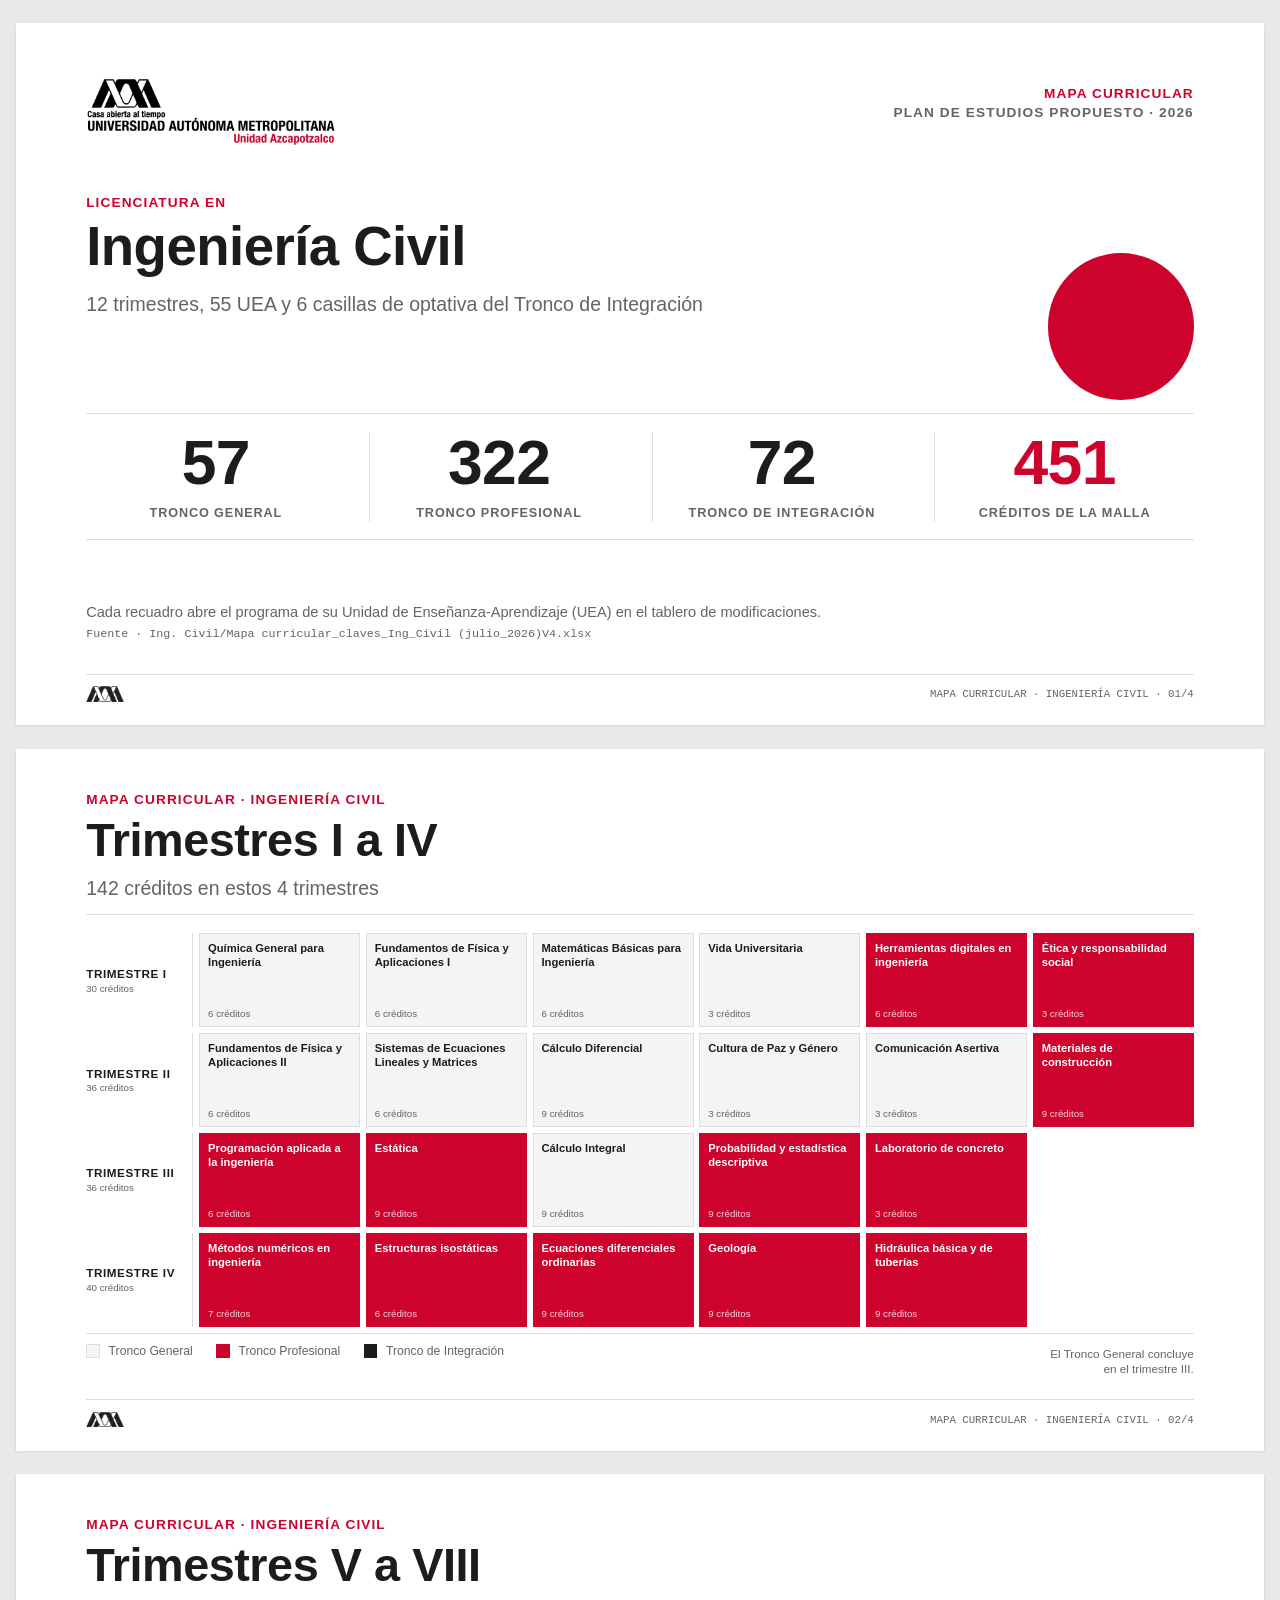
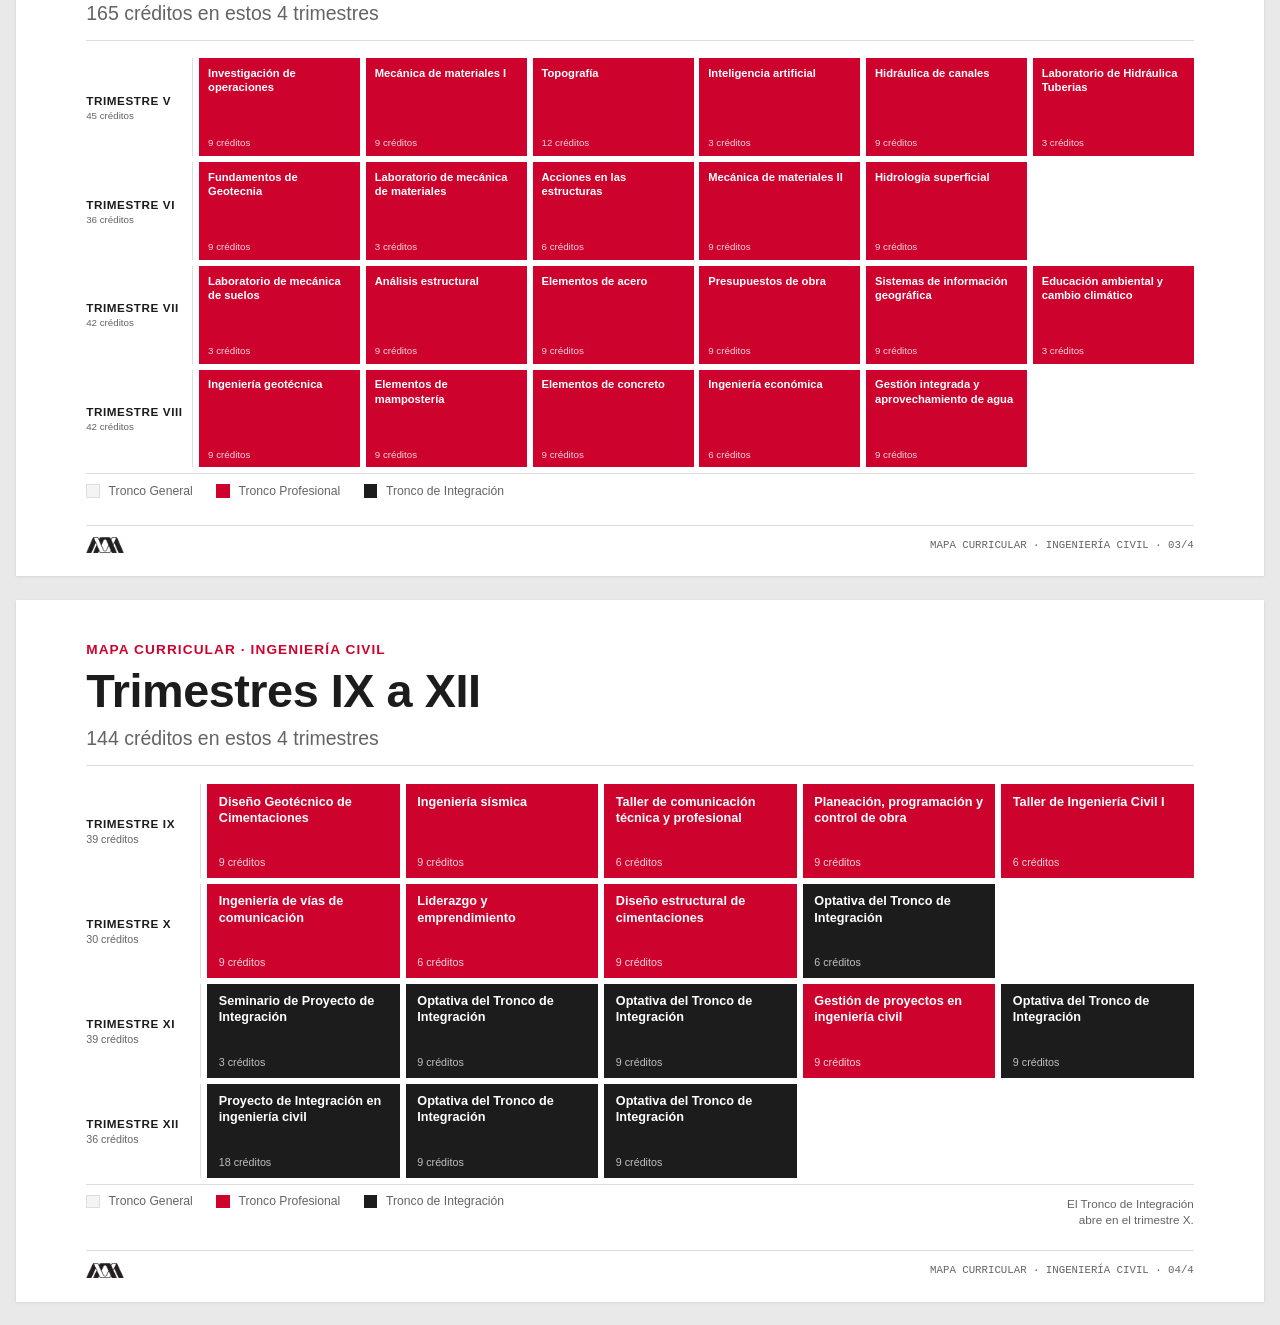
<file: mallas/civ.html>
<!doctype html>
<html lang="es">
<head>
<meta charset="utf-8">
<meta name="viewport" content="width=device-width, initial-scale=1">
<title>Mapa curricular &middot; Ingenier&iacute;a Civil</title>
<link rel="stylesheet" href="recursos/style.css?v=eb22b17e">
<link rel="stylesheet" href="recursos/malla.css?v=33eee8fa">
<link rel="stylesheet" href="recursos/movil.css?v=af0bb005">
</head>
<body>
<div class="mm-pagina"><p class="mm-kicker">Malla curricular &middot; plan propuesto</p><h1>Ingenier&iacute;a Civil</h1><p class="mm-ayuda">Toca una UEA para abrir su programa. Las casillas de optativa llevan a la lista de optativas.</p><p class="mm-pdf"><a href="civ.pdf" download="malla-civ.pdf">Descargar PDF</a></p><div class="mm" data-lic="civ"><div class="mm-resumen"><p class="mm-total"><span>451</span> cr&eacute;ditos en 12 trimestres</p><div class="mm-barra" aria-hidden="true"><span class="mm-seg t-general" style="flex:57"></span><span class="mm-seg t-profesional" style="flex:322"></span><span class="mm-seg t-integracion" style="flex:72"></span></div><ul class="mm-leyenda"><li><span class="mm-marca t-general"></span><span>Tronco General</span><span class="mm-num">57</span></li><li><span class="mm-marca t-profesional"></span><span>Tronco Profesional</span><span class="mm-num">322</span></li><li><span class="mm-marca t-integracion"></span><span>Tronco de Integraci&oacute;n</span><span class="mm-num">72</span></li></ul></div><nav class="mm-nav" aria-label="Trimestres"><button type="button" data-t="1" aria-label="Trimestre I">I</button><button type="button" data-t="2" aria-label="Trimestre II">II</button><button type="button" data-t="3" aria-label="Trimestre III">III</button><button type="button" data-t="4" aria-label="Trimestre IV">IV</button><button type="button" data-t="5" aria-label="Trimestre V">V</button><button type="button" data-t="6" aria-label="Trimestre VI">VI</button><button type="button" data-t="7" aria-label="Trimestre VII">VII</button><button type="button" data-t="8" aria-label="Trimestre VIII">VIII</button><button type="button" data-t="9" aria-label="Trimestre IX">IX</button><button type="button" data-t="10" aria-label="Trimestre X">X</button><button type="button" data-t="11" aria-label="Trimestre XI">XI</button><button type="button" data-t="12" aria-label="Trimestre XII">XII</button></nav><section class="mm-trim" id="mm-civ-t1" data-t="1"><h2><span class="mm-chip">I</span><span class="mm-trim-tit">Trimestre I</span><span class="mm-trim-cr">30 cr&eacute;ditos</span></h2><ol class="mm-lista"><li><a class="mm-uea" href="../index.html#/uea/civ/1114055" target="_top"><span class="mm-marca t-general"></span><span class="mm-txt"><span class="mm-nombre">Qu&iacute;mica General para Ingenier&iacute;a</span><span class="mm-meta">Tronco General &middot; 6 cr&eacute;ditos</span></span><span class="mm-ir" aria-hidden="true">&rsaquo;</span></a></li><li><a class="mm-uea" href="../index.html#/uea/civ/1114052" target="_top"><span class="mm-marca t-general"></span><span class="mm-txt"><span class="mm-nombre">Fundamentos de F&iacute;sica y Aplicaciones&nbsp;I</span><span class="mm-meta">Tronco General &middot; 6 cr&eacute;ditos</span></span><span class="mm-ir" aria-hidden="true">&rsaquo;</span></a></li><li><a class="mm-uea" href="../index.html#/uea/civ/1114054" target="_top"><span class="mm-marca t-general"></span><span class="mm-txt"><span class="mm-nombre">Matem&aacute;ticas B&aacute;sicas para Ingenier&iacute;a</span><span class="mm-meta">Tronco General &middot; 6 cr&eacute;ditos</span></span><span class="mm-ir" aria-hidden="true">&rsaquo;</span></a></li><li><a class="mm-uea" href="../index.html#/uea/civ/1100215" target="_top"><span class="mm-marca t-general"></span><span class="mm-txt"><span class="mm-nombre">Vida Universitaria</span><span class="mm-meta">Tronco General &middot; 3 cr&eacute;ditos</span></span><span class="mm-ir" aria-hidden="true">&rsaquo;</span></a></li><li><a class="mm-uea" href="../index.html#/uea/civ/1100202" target="_top"><span class="mm-marca t-profesional"></span><span class="mm-txt"><span class="mm-nombre">Herramientas digitales en ingenier&iacute;a</span><span class="mm-meta">Tronco Profesional &middot; 6 cr&eacute;ditos</span></span><span class="mm-ir" aria-hidden="true">&rsaquo;</span></a></li><li><a class="mm-uea" href="../index.html#/uea/civ/1100201" target="_top"><span class="mm-marca t-profesional"></span><span class="mm-txt"><span class="mm-nombre">&Eacute;tica y responsabilidad social</span><span class="mm-meta">Tronco Profesional &middot; 3 cr&eacute;ditos</span></span><span class="mm-ir" aria-hidden="true">&rsaquo;</span></a></li></ol></section><section class="mm-trim" id="mm-civ-t2" data-t="2"><h2><span class="mm-chip">II</span><span class="mm-trim-tit">Trimestre II</span><span class="mm-trim-cr">36 cr&eacute;ditos</span></h2><ol class="mm-lista"><li><a class="mm-uea" href="../index.html#/uea/civ/1114053" target="_top"><span class="mm-marca t-general"></span><span class="mm-txt"><span class="mm-nombre">Fundamentos de F&iacute;sica y Aplicaciones&nbsp;II</span><span class="mm-meta">Tronco General &middot; 6 cr&eacute;ditos</span></span><span class="mm-ir" aria-hidden="true">&rsaquo;</span></a></li><li><a class="mm-uea" href="../index.html#/uea/civ/1114056" target="_top"><span class="mm-marca t-general"></span><span class="mm-txt"><span class="mm-nombre">Sistemas de Ecuaciones Lineales y Matrices</span><span class="mm-meta">Tronco General &middot; 6 cr&eacute;ditos</span></span><span class="mm-ir" aria-hidden="true">&rsaquo;</span></a></li><li><a class="mm-uea" href="../index.html#/uea/civ/1114048" target="_top"><span class="mm-marca t-general"></span><span class="mm-txt"><span class="mm-nombre">C&aacute;lculo Diferencial</span><span class="mm-meta">Tronco General &middot; 9 cr&eacute;ditos</span></span><span class="mm-ir" aria-hidden="true">&rsaquo;</span></a></li><li><a class="mm-uea" href="../index.html#/uea/civ/1100212" target="_top"><span class="mm-marca t-general"></span><span class="mm-txt"><span class="mm-nombre">Cultura de Paz y G&eacute;nero</span><span class="mm-meta">Tronco General &middot; 3 cr&eacute;ditos</span></span><span class="mm-ir" aria-hidden="true">&rsaquo;</span></a></li><li><a class="mm-uea" href="../index.html#/uea/civ/1100211" target="_top"><span class="mm-marca t-general"></span><span class="mm-txt"><span class="mm-nombre">Comunicaci&oacute;n Asertiva</span><span class="mm-meta">Tronco General &middot; 3 cr&eacute;ditos</span></span><span class="mm-ir" aria-hidden="true">&rsaquo;</span></a></li><li><a class="mm-uea" href="../index.html#/uea/civ/1140029" target="_top"><span class="mm-marca t-profesional"></span><span class="mm-txt"><span class="mm-nombre">Materiales de construcci&oacute;n</span><span class="mm-meta">Tronco Profesional &middot; 9 cr&eacute;ditos</span></span><span class="mm-ir" aria-hidden="true">&rsaquo;</span></a></li></ol></section><section class="mm-trim" id="mm-civ-t3" data-t="3"><h2><span class="mm-chip">III</span><span class="mm-trim-tit">Trimestre III</span><span class="mm-trim-cr">36 cr&eacute;ditos</span></h2><ol class="mm-lista"><li><a class="mm-uea" href="../index.html#/uea/civ/1150041" target="_top"><span class="mm-marca t-profesional"></span><span class="mm-txt"><span class="mm-nombre">Programaci&oacute;n aplicada a la ingenier&iacute;a</span><span class="mm-meta">Tronco Profesional &middot; 6 cr&eacute;ditos</span></span><span class="mm-ir" aria-hidden="true">&rsaquo;</span></a></li><li><a class="mm-uea" href="../index.html#/uea/civ/1140020" target="_top"><span class="mm-marca t-profesional"></span><span class="mm-txt"><span class="mm-nombre">Est&aacute;tica</span><span class="mm-meta">Tronco Profesional &middot; 9 cr&eacute;ditos</span></span><span class="mm-ir" aria-hidden="true">&rsaquo;</span></a></li><li><a class="mm-uea" href="../index.html#/uea/civ/1114049" target="_top"><span class="mm-marca t-general"></span><span class="mm-txt"><span class="mm-nombre">C&aacute;lculo Integral</span><span class="mm-meta">Tronco General &middot; 9 cr&eacute;ditos</span></span><span class="mm-ir" aria-hidden="true">&rsaquo;</span></a></li><li><a class="mm-uea" href="../index.html#/uea/civ/1150040" target="_top"><span class="mm-marca t-profesional"></span><span class="mm-txt"><span class="mm-nombre">Probabilidad y estad&iacute;stica descriptiva</span><span class="mm-meta">Tronco Profesional &middot; 9 cr&eacute;ditos</span></span><span class="mm-ir" aria-hidden="true">&rsaquo;</span></a></li><li><a class="mm-uea" href="../index.html#/uea/civ/1140027" target="_top"><span class="mm-marca t-profesional"></span><span class="mm-txt"><span class="mm-nombre">Laboratorio de concreto</span><span class="mm-meta">Tronco Profesional &middot; 3 cr&eacute;ditos</span></span><span class="mm-ir" aria-hidden="true">&rsaquo;</span></a></li></ol></section><section class="mm-trim" id="mm-civ-t4" data-t="4"><h2><span class="mm-chip">IV</span><span class="mm-trim-tit">Trimestre IV</span><span class="mm-trim-cr">40 cr&eacute;ditos</span></h2><ol class="mm-lista"><li><a class="mm-uea" href="../index.html#/uea/civ/1150017" target="_top"><span class="mm-marca t-profesional"></span><span class="mm-txt"><span class="mm-nombre">M&eacute;todos num&eacute;ricos en ingenier&iacute;a</span><span class="mm-meta">Tronco Profesional &middot; 7 cr&eacute;ditos</span></span><span class="mm-ir" aria-hidden="true">&rsaquo;</span></a></li><li><a class="mm-uea" href="../index.html#/uea/civ/1140021" target="_top"><span class="mm-marca t-profesional"></span><span class="mm-txt"><span class="mm-nombre">Estructuras isost&aacute;ticas</span><span class="mm-meta">Tronco Profesional &middot; 6 cr&eacute;ditos</span></span><span class="mm-ir" aria-hidden="true">&rsaquo;</span></a></li><li><a class="mm-uea" href="../index.html#/uea/civ/1114002" target="_top"><span class="mm-marca t-profesional"></span><span class="mm-txt"><span class="mm-nombre">Ecuaciones diferenciales ordinarias</span><span class="mm-meta">Tronco Profesional &middot; 9 cr&eacute;ditos</span></span><span class="mm-ir" aria-hidden="true">&rsaquo;</span></a></li><li><a class="mm-uea" href="../index.html#/uea/civ/1140023" target="_top"><span class="mm-marca t-profesional"></span><span class="mm-txt"><span class="mm-nombre">Geolog&iacute;a</span><span class="mm-meta">Tronco Profesional &middot; 9 cr&eacute;ditos</span></span><span class="mm-ir" aria-hidden="true">&rsaquo;</span></a></li><li><a class="mm-uea" href="../index.html#/uea/civ/1130027" target="_top"><span class="mm-marca t-profesional"></span><span class="mm-txt"><span class="mm-nombre">Hidr&aacute;ulica b&aacute;sica y de tuber&iacute;as</span><span class="mm-meta">Tronco Profesional &middot; 9 cr&eacute;ditos</span></span><span class="mm-ir" aria-hidden="true">&rsaquo;</span></a></li></ol></section><section class="mm-trim" id="mm-civ-t5" data-t="5"><h2><span class="mm-chip">V</span><span class="mm-trim-tit">Trimestre V</span><span class="mm-trim-cr">45 cr&eacute;ditos</span></h2><ol class="mm-lista"><li><a class="mm-uea" href="../index.html#/uea/civ/1150016" target="_top"><span class="mm-marca t-profesional"></span><span class="mm-txt"><span class="mm-nombre">Investigaci&oacute;n de operaciones</span><span class="mm-meta">Tronco Profesional &middot; 9 cr&eacute;ditos</span></span><span class="mm-ir" aria-hidden="true">&rsaquo;</span></a></li><li><a class="mm-uea" href="../index.html#/uea/civ/1140030" target="_top"><span class="mm-marca t-profesional"></span><span class="mm-txt"><span class="mm-nombre">Mec&aacute;nica de materiales&nbsp;I</span><span class="mm-meta">Tronco Profesional &middot; 9 cr&eacute;ditos</span></span><span class="mm-ir" aria-hidden="true">&rsaquo;</span></a></li><li><a class="mm-uea" href="../index.html#/uea/civ/1140040" target="_top"><span class="mm-marca t-profesional"></span><span class="mm-txt"><span class="mm-nombre">Topograf&iacute;a</span><span class="mm-meta">Tronco Profesional &middot; 12 cr&eacute;ditos</span></span><span class="mm-ir" aria-hidden="true">&rsaquo;</span></a></li><li><a class="mm-uea" href="../index.html#/uea/civ/1100213" target="_top"><span class="mm-marca t-profesional"></span><span class="mm-txt"><span class="mm-nombre">Inteligencia artificial</span><span class="mm-meta">Tronco Profesional &middot; 3 cr&eacute;ditos</span></span><span class="mm-ir" aria-hidden="true">&rsaquo;</span></a></li><li><a class="mm-uea" href="../index.html#/uea/civ/~hidraulicadecanales" target="_top"><span class="mm-marca t-profesional"></span><span class="mm-txt"><span class="mm-nombre">Hidr&aacute;ulica de canales</span><span class="mm-meta">Tronco Profesional &middot; 9 cr&eacute;ditos</span></span><span class="mm-ir" aria-hidden="true">&rsaquo;</span></a></li><li><a class="mm-uea" href="../index.html#/uea/civ/~laboratoriodehidraulicatuberias" target="_top"><span class="mm-marca t-profesional"></span><span class="mm-txt"><span class="mm-nombre">Laboratorio de Hidr&aacute;ulica Tuberias</span><span class="mm-meta">Tronco Profesional &middot; 3 cr&eacute;ditos</span></span><span class="mm-ir" aria-hidden="true">&rsaquo;</span></a></li></ol></section><section class="mm-trim" id="mm-civ-t6" data-t="6"><h2><span class="mm-chip">VI</span><span class="mm-trim-tit">Trimestre VI</span><span class="mm-trim-cr">36 cr&eacute;ditos</span></h2><ol class="mm-lista"><li><a class="mm-uea" href="../index.html#/uea/civ/1140022" target="_top"><span class="mm-marca t-profesional"></span><span class="mm-txt"><span class="mm-nombre">Fundamentos de Geotecnia</span><span class="mm-meta">Tronco Profesional &middot; 9 cr&eacute;ditos</span></span><span class="mm-ir" aria-hidden="true">&rsaquo;</span></a></li><li><a class="mm-uea" href="../index.html#/uea/civ/1140028" target="_top"><span class="mm-marca t-profesional"></span><span class="mm-txt"><span class="mm-nombre">Laboratorio de mec&aacute;nica de materiales</span><span class="mm-meta">Tronco Profesional &middot; 3 cr&eacute;ditos</span></span><span class="mm-ir" aria-hidden="true">&rsaquo;</span></a></li><li><a class="mm-uea" href="../index.html#/uea/civ/1140013" target="_top"><span class="mm-marca t-profesional"></span><span class="mm-txt"><span class="mm-nombre">Acciones en las estructuras</span><span class="mm-meta">Tronco Profesional &middot; 6 cr&eacute;ditos</span></span><span class="mm-ir" aria-hidden="true">&rsaquo;</span></a></li><li><a class="mm-uea" href="../index.html#/uea/civ/1140031" target="_top"><span class="mm-marca t-profesional"></span><span class="mm-txt"><span class="mm-nombre">Mec&aacute;nica de materiales&nbsp;II</span><span class="mm-meta">Tronco Profesional &middot; 9 cr&eacute;ditos</span></span><span class="mm-ir" aria-hidden="true">&rsaquo;</span></a></li><li><a class="mm-uea" href="../index.html#/uea/civ/1130029" target="_top"><span class="mm-marca t-profesional"></span><span class="mm-txt"><span class="mm-nombre">Hidrolog&iacute;a superficial</span><span class="mm-meta">Tronco Profesional &middot; 9 cr&eacute;ditos</span></span><span class="mm-ir" aria-hidden="true">&rsaquo;</span></a></li></ol></section><section class="mm-trim" id="mm-civ-t7" data-t="7"><h2><span class="mm-chip">VII</span><span class="mm-trim-tit">Trimestre VII</span><span class="mm-trim-cr">42 cr&eacute;ditos</span></h2><ol class="mm-lista"><li><a class="mm-uea" href="../index.html#/uea/civ/1140026" target="_top"><span class="mm-marca t-profesional"></span><span class="mm-txt"><span class="mm-nombre">Laboratorio de mec&aacute;nica de suelos</span><span class="mm-meta">Tronco Profesional &middot; 3 cr&eacute;ditos</span></span><span class="mm-ir" aria-hidden="true">&rsaquo;</span></a></li><li><a class="mm-uea" href="../index.html#/uea/civ/1140014" target="_top"><span class="mm-marca t-profesional"></span><span class="mm-txt"><span class="mm-nombre">An&aacute;lisis estructural</span><span class="mm-meta">Tronco Profesional &middot; 9 cr&eacute;ditos</span></span><span class="mm-ir" aria-hidden="true">&rsaquo;</span></a></li><li><a class="mm-uea" href="../index.html#/uea/civ/1140017" target="_top"><span class="mm-marca t-profesional"></span><span class="mm-txt"><span class="mm-nombre">Elementos de acero</span><span class="mm-meta">Tronco Profesional &middot; 9 cr&eacute;ditos</span></span><span class="mm-ir" aria-hidden="true">&rsaquo;</span></a></li><li><a class="mm-uea" href="../index.html#/uea/civ/1140036" target="_top"><span class="mm-marca t-profesional"></span><span class="mm-txt"><span class="mm-nombre">Presupuestos de obra</span><span class="mm-meta">Tronco Profesional &middot; 9 cr&eacute;ditos</span></span><span class="mm-ir" aria-hidden="true">&rsaquo;</span></a></li><li><a class="mm-uea" href="../index.html#/uea/civ/1130021" target="_top"><span class="mm-marca t-profesional"></span><span class="mm-txt"><span class="mm-nombre">Sistemas de informaci&oacute;n geogr&aacute;fica</span><span class="mm-meta">Tronco Profesional &middot; 9 cr&eacute;ditos</span></span><span class="mm-ir" aria-hidden="true">&rsaquo;</span></a></li><li><a class="mm-uea" href="../index.html#/uea/civ/1130074" target="_top"><span class="mm-marca t-profesional"></span><span class="mm-txt"><span class="mm-nombre">Educaci&oacute;n ambiental y cambio clim&aacute;tico</span><span class="mm-meta">Tronco Profesional &middot; 3 cr&eacute;ditos</span></span><span class="mm-ir" aria-hidden="true">&rsaquo;</span></a></li></ol></section><section class="mm-trim" id="mm-civ-t8" data-t="8"><h2><span class="mm-chip">VIII</span><span class="mm-trim-tit">Trimestre VIII</span><span class="mm-trim-cr">42 cr&eacute;ditos</span></h2><ol class="mm-lista"><li><a class="mm-uea" href="../index.html#/uea/civ/1140032" target="_top"><span class="mm-marca t-profesional"></span><span class="mm-txt"><span class="mm-nombre">Ingenier&iacute;a geot&eacute;cnica</span><span class="mm-meta">Tronco Profesional &middot; 9 cr&eacute;ditos</span></span><span class="mm-ir" aria-hidden="true">&rsaquo;</span></a></li><li><a class="mm-uea" href="../index.html#/uea/civ/1140019" target="_top"><span class="mm-marca t-profesional"></span><span class="mm-txt"><span class="mm-nombre">Elementos de mamposter&iacute;a</span><span class="mm-meta">Tronco Profesional &middot; 9 cr&eacute;ditos</span></span><span class="mm-ir" aria-hidden="true">&rsaquo;</span></a></li><li><a class="mm-uea" href="../index.html#/uea/civ/1140018" target="_top"><span class="mm-marca t-profesional"></span><span class="mm-txt"><span class="mm-nombre">Elementos de concreto</span><span class="mm-meta">Tronco Profesional &middot; 9 cr&eacute;ditos</span></span><span class="mm-ir" aria-hidden="true">&rsaquo;</span></a></li><li><a class="mm-uea" href="../index.html#/uea/civ/1150034" target="_top"><span class="mm-marca t-profesional"></span><span class="mm-txt"><span class="mm-nombre">Ingenier&iacute;a econ&oacute;mica</span><span class="mm-meta">Tronco Profesional &middot; 6 cr&eacute;ditos</span></span><span class="mm-ir" aria-hidden="true">&rsaquo;</span></a></li><li><a class="mm-uea" href="../index.html#/uea/civ/1130026" target="_top"><span class="mm-marca t-profesional"></span><span class="mm-txt"><span class="mm-nombre">Gesti&oacute;n integrada y aprovechamiento de agua</span><span class="mm-meta">Tronco Profesional &middot; 9 cr&eacute;ditos</span></span><span class="mm-ir" aria-hidden="true">&rsaquo;</span></a></li></ol></section><section class="mm-trim" id="mm-civ-t9" data-t="9"><h2><span class="mm-chip">IX</span><span class="mm-trim-tit">Trimestre IX</span><span class="mm-trim-cr">39 cr&eacute;ditos</span></h2><ol class="mm-lista"><li><a class="mm-uea" href="../index.html#/uea/civ/1140016" target="_top"><span class="mm-marca t-profesional"></span><span class="mm-txt"><span class="mm-nombre">Dise&ntilde;o Geot&eacute;cnico de Cimentaciones</span><span class="mm-meta">Tronco Profesional &middot; 9 cr&eacute;ditos</span></span><span class="mm-ir" aria-hidden="true">&rsaquo;</span></a></li><li><a class="mm-uea" href="../index.html#/uea/civ/~ingenieriasismica" target="_top"><span class="mm-marca t-profesional"></span><span class="mm-txt"><span class="mm-nombre">Ingenier&iacute;a s&iacute;smica</span><span class="mm-meta">Tronco Profesional &middot; 9 cr&eacute;ditos</span></span><span class="mm-ir" aria-hidden="true">&rsaquo;</span></a></li><li><a class="mm-uea" href="../index.html#/uea/civ/1150049" target="_top"><span class="mm-marca t-profesional"></span><span class="mm-txt"><span class="mm-nombre">Taller de comunicaci&oacute;n t&eacute;cnica y profesional</span><span class="mm-meta">Tronco Profesional &middot; 6 cr&eacute;ditos</span></span><span class="mm-ir" aria-hidden="true">&rsaquo;</span></a></li><li><a class="mm-uea" href="../index.html#/uea/civ/1140035" target="_top"><span class="mm-marca t-profesional"></span><span class="mm-txt"><span class="mm-nombre">Planeaci&oacute;n, programaci&oacute;n y control de obra</span><span class="mm-meta">Tronco Profesional &middot; 9 cr&eacute;ditos</span></span><span class="mm-ir" aria-hidden="true">&rsaquo;</span></a></li><li><a class="mm-uea" href="../index.html#/uea/civ/1140000" target="_top"><span class="mm-marca t-profesional"></span><span class="mm-txt"><span class="mm-nombre">Taller de Ingenier&iacute;a Civil&nbsp;I</span><span class="mm-meta">Tronco Profesional &middot; 6 cr&eacute;ditos</span></span><span class="mm-ir" aria-hidden="true">&rsaquo;</span></a></li></ol></section><section class="mm-trim" id="mm-civ-t10" data-t="10"><h2><span class="mm-chip">X</span><span class="mm-trim-tit">Trimestre X</span><span class="mm-trim-cr">30 cr&eacute;ditos</span></h2><ol class="mm-lista"><li><a class="mm-uea" href="../index.html#/uea/civ/1140024" target="_top"><span class="mm-marca t-profesional"></span><span class="mm-txt"><span class="mm-nombre">Ingenier&iacute;a de v&iacute;as de comunicaci&oacute;n</span><span class="mm-meta">Tronco Profesional &middot; 9 cr&eacute;ditos</span></span><span class="mm-ir" aria-hidden="true">&rsaquo;</span></a></li><li><a class="mm-uea" href="../index.html#/uea/civ/1150081" target="_top"><span class="mm-marca t-profesional"></span><span class="mm-txt"><span class="mm-nombre">Liderazgo y emprendimiento</span><span class="mm-meta">Tronco Profesional &middot; 6 cr&eacute;ditos</span></span><span class="mm-ir" aria-hidden="true">&rsaquo;</span></a></li><li><a class="mm-uea" href="../index.html#/uea/civ/1140810" target="_top"><span class="mm-marca t-profesional"></span><span class="mm-txt"><span class="mm-nombre">Dise&ntilde;o estructural de cimentaciones</span><span class="mm-meta">Tronco Profesional &middot; 9 cr&eacute;ditos</span></span><span class="mm-ir" aria-hidden="true">&rsaquo;</span></a></li><li><a class="mm-uea" href="../index.html#/lic/civ/optativas" target="_top"><span class="mm-marca t-integracion"></span><span class="mm-txt"><span class="mm-nombre">Optativa del Tronco de Integraci&oacute;n</span><span class="mm-meta">Tronco de Integraci&oacute;n &middot; 6 cr&eacute;ditos</span></span><span class="mm-ir" aria-hidden="true">&rsaquo;</span></a></li></ol></section><section class="mm-trim" id="mm-civ-t11" data-t="11"><h2><span class="mm-chip">XI</span><span class="mm-trim-tit">Trimestre XI</span><span class="mm-trim-cr">39 cr&eacute;ditos</span></h2><ol class="mm-lista"><li><a class="mm-uea" href="../index.html#/uea/civ/~seminariodeproyectodeintegracion" target="_top"><span class="mm-marca t-integracion"></span><span class="mm-txt"><span class="mm-nombre">Seminario de Proyecto de Integraci&oacute;n</span><span class="mm-meta">Tronco de Integraci&oacute;n &middot; 3 cr&eacute;ditos</span></span><span class="mm-ir" aria-hidden="true">&rsaquo;</span></a></li><li><a class="mm-uea" href="../index.html#/lic/civ/optativas" target="_top"><span class="mm-marca t-integracion"></span><span class="mm-txt"><span class="mm-nombre">Optativa del Tronco de Integraci&oacute;n</span><span class="mm-meta">Tronco de Integraci&oacute;n &middot; 9 cr&eacute;ditos</span></span><span class="mm-ir" aria-hidden="true">&rsaquo;</span></a></li><li><a class="mm-uea" href="../index.html#/lic/civ/optativas" target="_top"><span class="mm-marca t-integracion"></span><span class="mm-txt"><span class="mm-nombre">Optativa del Tronco de Integraci&oacute;n</span><span class="mm-meta">Tronco de Integraci&oacute;n &middot; 9 cr&eacute;ditos</span></span><span class="mm-ir" aria-hidden="true">&rsaquo;</span></a></li><li><a class="mm-uea" href="../index.html#/uea/civ/1140042" target="_top"><span class="mm-marca t-profesional"></span><span class="mm-txt"><span class="mm-nombre">Gesti&oacute;n de proyectos en ingenier&iacute;a civil</span><span class="mm-meta">Tronco Profesional &middot; 9 cr&eacute;ditos</span></span><span class="mm-ir" aria-hidden="true">&rsaquo;</span></a></li><li><a class="mm-uea" href="../index.html#/lic/civ/optativas" target="_top"><span class="mm-marca t-integracion"></span><span class="mm-txt"><span class="mm-nombre">Optativa del Tronco de Integraci&oacute;n</span><span class="mm-meta">Tronco de Integraci&oacute;n &middot; 9 cr&eacute;ditos</span></span><span class="mm-ir" aria-hidden="true">&rsaquo;</span></a></li></ol></section><section class="mm-trim" id="mm-civ-t12" data-t="12"><h2><span class="mm-chip">XII</span><span class="mm-trim-tit">Trimestre XII</span><span class="mm-trim-cr">36 cr&eacute;ditos</span></h2><ol class="mm-lista"><li><a class="mm-uea" href="../index.html#/uea/civ/~proyectodeintegracioneningeniariacivil" target="_top"><span class="mm-marca t-integracion"></span><span class="mm-txt"><span class="mm-nombre">Proyecto de Integraci&oacute;n en ingenier&iacute;a civil</span><span class="mm-meta">Tronco de Integraci&oacute;n &middot; 18 cr&eacute;ditos</span></span><span class="mm-ir" aria-hidden="true">&rsaquo;</span></a></li><li><a class="mm-uea" href="../index.html#/lic/civ/optativas" target="_top"><span class="mm-marca t-integracion"></span><span class="mm-txt"><span class="mm-nombre">Optativa del Tronco de Integraci&oacute;n</span><span class="mm-meta">Tronco de Integraci&oacute;n &middot; 9 cr&eacute;ditos</span></span><span class="mm-ir" aria-hidden="true">&rsaquo;</span></a></li><li><a class="mm-uea" href="../index.html#/lic/civ/optativas" target="_top"><span class="mm-marca t-integracion"></span><span class="mm-txt"><span class="mm-nombre">Optativa del Tronco de Integraci&oacute;n</span><span class="mm-meta">Tronco de Integraci&oacute;n &middot; 9 cr&eacute;ditos</span></span><span class="mm-ir" aria-hidden="true">&rsaquo;</span></a></li></ol></section><p class="mm-fuente">Fuente &middot; Ing. Civil/Mapa curricular_claves_Ing_Civil (julio_2026)V4.xlsx</p></div></div>
<section class="slide" id="s1">

<div style="position:absolute; left:72px; top:56px;">
  <img src="recursos/logo_cover_web.png" style="width:256px;" alt="UAM"></div>
<div style="position:absolute; right:72px; top:64px; text-align:right;">
  <p class="kicker" style="margin:0;">MAPA CURRICULAR</p>
  <p class="kicker muted" style="margin:4px 0 0 0; letter-spacing:0.08em;">
    PLAN DE ESTUDIOS PROPUESTO &middot; 2026</p>
</div>
<div style="position:absolute; left:72px; right:260px; top:176px;">
  <p class="kicker">LICENCIATURA EN</p>
  <h1 class="title" style="font-size:56px; line-height:60px;">Ingenier&iacute;a Civil</h1>
  <p class="subtitle" style="margin-top:16px;">12 trimestres, 55 UEA y 6 casillas de optativa del Tronco de Integraci&oacute;n</p>
</div>
<div style="position:absolute; right:72px; top:236px;">
  <div style="width:150px; height:150px; border-radius:50%; background:var(--uamred);"></div></div>
<div style="position:absolute; left:72px; right:72px; top:400px;">
  <div class="datorow" style="display:grid; grid-template-columns:repeat(4, 1fr); gap:24px;">
    <div class="dato"><div class="num">57</div><div class="label">Tronco General</div></div>
    <div class="dato"><div class="num">322</div><div class="label">Tronco Profesional</div></div>
    <div class="dato"><div class="num">72</div><div class="label">Tronco de Integraci&oacute;n</div></div>
    <div class="dato"><div class="num accent">451</div><div class="label">Cr&eacute;ditos de la malla</div></div>
  </div>
</div>
<div style="position:absolute; left:72px; right:72px; bottom:84px;">
  
  <p style="font-size:15px; line-height:21px; color:var(--uamgray); margin:0;">
    Cada recuadro abre el programa de su Unidad de Ense&ntilde;anza-Aprendizaje (UEA)
    en el tablero de modificaciones.</p>
  <p class="mono" style="font-size:12px; line-height:18px; color:var(--uamgray); margin:4px 0 0 0;">
    Fuente &middot; Ing. Civil/Mapa curricular_claves_Ing_Civil (julio_2026)V4.xlsx</p>
</div>
<div class="footer-rule"></div>
<div class="footer">
  <img src="recursos/logo_footer_web.png" alt="UAM">
  <span class="folio">MAPA CURRICULAR &middot; INGENIER&Iacute;A CIVIL &middot; 01/4</span>
</div>
</section>
<section class="slide" id="s2">
<div class="slide-body"><div class="hd">
  <p class="kicker">MAPA CURRICULAR &middot; INGENIER&Iacute;A CIVIL</p>
  <h1 class="title">Trimestres I a IV</h1>
  <p class="subtitle">142 cr&eacute;ditos en estos 4 trimestres</p>
  <div class="hd-rule"></div>
</div><div class="content"><div style="height:100%; display:flex; flex-direction:column; gap:6px;"><div style="display:grid; grid-template-columns:110px repeat(6, 1fr); gap:6px; flex:1; min-height:0;"><div style="display:flex; flex-direction:column; justify-content:center; border-right:1px solid var(--hairline); padding-right:10px;"><span style="font-size:12px; font-weight:700; letter-spacing:.05em; white-space:nowrap; color:var(--uamblue);">TRIMESTRE I</span><span style="font-size:10px; color:var(--uamgray); margin-top:3px;">30 cr&eacute;ditos</span></div><a class="celda t-general" href="../index.html#/uea/civ/1114055" target="_top" title="Abrir el programa de Qu&iacute;mica General para Ingenier&iacute;a" style="background:var(--uamlightgray); color:var(--uamblue); box-shadow: inset 0 0 0 1px var(--hairline); padding:8px 9px; display:flex; flex-direction:column; justify-content:space-between; min-height:0; overflow:hidden; text-decoration:none;"><span style="font-size:11.5px; line-height:14.5px; font-weight:700;">Qu&iacute;mica General para Ingenier&iacute;a</span><span style="font-size:10px; color:var(--uamgray); margin-top:5px;">6 cr&eacute;ditos</span></a><a class="celda t-general" href="../index.html#/uea/civ/1114052" target="_top" title="Abrir el programa de Fundamentos de F&iacute;sica y Aplicaciones I" style="background:var(--uamlightgray); color:var(--uamblue); box-shadow: inset 0 0 0 1px var(--hairline); padding:8px 9px; display:flex; flex-direction:column; justify-content:space-between; min-height:0; overflow:hidden; text-decoration:none;"><span style="font-size:11.5px; line-height:14.5px; font-weight:700;">Fundamentos de F&iacute;sica y Aplicaciones&nbsp;I</span><span style="font-size:10px; color:var(--uamgray); margin-top:5px;">6 cr&eacute;ditos</span></a><a class="celda t-general" href="../index.html#/uea/civ/1114054" target="_top" title="Abrir el programa de Matem&aacute;ticas B&aacute;sicas para Ingenier&iacute;a" style="background:var(--uamlightgray); color:var(--uamblue); box-shadow: inset 0 0 0 1px var(--hairline); padding:8px 9px; display:flex; flex-direction:column; justify-content:space-between; min-height:0; overflow:hidden; text-decoration:none;"><span style="font-size:11.5px; line-height:14.5px; font-weight:700;">Matem&aacute;ticas B&aacute;sicas para Ingenier&iacute;a</span><span style="font-size:10px; color:var(--uamgray); margin-top:5px;">6 cr&eacute;ditos</span></a><a class="celda t-general" href="../index.html#/uea/civ/1100215" target="_top" title="Abrir el programa de Vida Universitaria" style="background:var(--uamlightgray); color:var(--uamblue); box-shadow: inset 0 0 0 1px var(--hairline); padding:8px 9px; display:flex; flex-direction:column; justify-content:space-between; min-height:0; overflow:hidden; text-decoration:none;"><span style="font-size:11.5px; line-height:14.5px; font-weight:700;">Vida Universitaria</span><span style="font-size:10px; color:var(--uamgray); margin-top:5px;">3 cr&eacute;ditos</span></a><a class="celda t-profesional" href="../index.html#/uea/civ/1100202" target="_top" title="Abrir el programa de Herramientas digitales en ingenier&iacute;a" style="background:var(--uamred); color:#FFFFFF;  padding:8px 9px; display:flex; flex-direction:column; justify-content:space-between; min-height:0; overflow:hidden; text-decoration:none;"><span style="font-size:11.5px; line-height:14.5px; font-weight:700;">Herramientas digitales en ingenier&iacute;a</span><span style="font-size:10px; color:rgba(255,255,255,.82); margin-top:5px;">6 cr&eacute;ditos</span></a><a class="celda t-profesional" href="../index.html#/uea/civ/1100201" target="_top" title="Abrir el programa de &Eacute;tica y responsabilidad social" style="background:var(--uamred); color:#FFFFFF;  padding:8px 9px; display:flex; flex-direction:column; justify-content:space-between; min-height:0; overflow:hidden; text-decoration:none;"><span style="font-size:11.5px; line-height:14.5px; font-weight:700;">&Eacute;tica y responsabilidad social</span><span style="font-size:10px; color:rgba(255,255,255,.82); margin-top:5px;">3 cr&eacute;ditos</span></a></div><div style="display:grid; grid-template-columns:110px repeat(6, 1fr); gap:6px; flex:1; min-height:0;"><div style="display:flex; flex-direction:column; justify-content:center; border-right:1px solid var(--hairline); padding-right:10px;"><span style="font-size:12px; font-weight:700; letter-spacing:.05em; white-space:nowrap; color:var(--uamblue);">TRIMESTRE II</span><span style="font-size:10px; color:var(--uamgray); margin-top:3px;">36 cr&eacute;ditos</span></div><a class="celda t-general" href="../index.html#/uea/civ/1114053" target="_top" title="Abrir el programa de Fundamentos de F&iacute;sica y Aplicaciones II" style="background:var(--uamlightgray); color:var(--uamblue); box-shadow: inset 0 0 0 1px var(--hairline); padding:8px 9px; display:flex; flex-direction:column; justify-content:space-between; min-height:0; overflow:hidden; text-decoration:none;"><span style="font-size:11.5px; line-height:14.5px; font-weight:700;">Fundamentos de F&iacute;sica y Aplicaciones&nbsp;II</span><span style="font-size:10px; color:var(--uamgray); margin-top:5px;">6 cr&eacute;ditos</span></a><a class="celda t-general" href="../index.html#/uea/civ/1114056" target="_top" title="Abrir el programa de Sistemas de Ecuaciones Lineales y Matrices" style="background:var(--uamlightgray); color:var(--uamblue); box-shadow: inset 0 0 0 1px var(--hairline); padding:8px 9px; display:flex; flex-direction:column; justify-content:space-between; min-height:0; overflow:hidden; text-decoration:none;"><span style="font-size:11.5px; line-height:14.5px; font-weight:700;">Sistemas de Ecuaciones Lineales y Matrices</span><span style="font-size:10px; color:var(--uamgray); margin-top:5px;">6 cr&eacute;ditos</span></a><a class="celda t-general" href="../index.html#/uea/civ/1114048" target="_top" title="Abrir el programa de C&aacute;lculo Diferencial" style="background:var(--uamlightgray); color:var(--uamblue); box-shadow: inset 0 0 0 1px var(--hairline); padding:8px 9px; display:flex; flex-direction:column; justify-content:space-between; min-height:0; overflow:hidden; text-decoration:none;"><span style="font-size:11.5px; line-height:14.5px; font-weight:700;">C&aacute;lculo Diferencial</span><span style="font-size:10px; color:var(--uamgray); margin-top:5px;">9 cr&eacute;ditos</span></a><a class="celda t-general" href="../index.html#/uea/civ/1100212" target="_top" title="Abrir el programa de Cultura de Paz y G&eacute;nero" style="background:var(--uamlightgray); color:var(--uamblue); box-shadow: inset 0 0 0 1px var(--hairline); padding:8px 9px; display:flex; flex-direction:column; justify-content:space-between; min-height:0; overflow:hidden; text-decoration:none;"><span style="font-size:11.5px; line-height:14.5px; font-weight:700;">Cultura de Paz y G&eacute;nero</span><span style="font-size:10px; color:var(--uamgray); margin-top:5px;">3 cr&eacute;ditos</span></a><a class="celda t-general" href="../index.html#/uea/civ/1100211" target="_top" title="Abrir el programa de Comunicaci&oacute;n Asertiva" style="background:var(--uamlightgray); color:var(--uamblue); box-shadow: inset 0 0 0 1px var(--hairline); padding:8px 9px; display:flex; flex-direction:column; justify-content:space-between; min-height:0; overflow:hidden; text-decoration:none;"><span style="font-size:11.5px; line-height:14.5px; font-weight:700;">Comunicaci&oacute;n Asertiva</span><span style="font-size:10px; color:var(--uamgray); margin-top:5px;">3 cr&eacute;ditos</span></a><a class="celda t-profesional" href="../index.html#/uea/civ/1140029" target="_top" title="Abrir el programa de Materiales de construcci&oacute;n" style="background:var(--uamred); color:#FFFFFF;  padding:8px 9px; display:flex; flex-direction:column; justify-content:space-between; min-height:0; overflow:hidden; text-decoration:none;"><span style="font-size:11.5px; line-height:14.5px; font-weight:700;">Materiales de construcci&oacute;n</span><span style="font-size:10px; color:rgba(255,255,255,.82); margin-top:5px;">9 cr&eacute;ditos</span></a></div><div style="display:grid; grid-template-columns:110px repeat(6, 1fr); gap:6px; flex:1; min-height:0;"><div style="display:flex; flex-direction:column; justify-content:center; border-right:1px solid var(--hairline); padding-right:10px;"><span style="font-size:12px; font-weight:700; letter-spacing:.05em; white-space:nowrap; color:var(--uamblue);">TRIMESTRE III</span><span style="font-size:10px; color:var(--uamgray); margin-top:3px;">36 cr&eacute;ditos</span></div><a class="celda t-profesional" href="../index.html#/uea/civ/1150041" target="_top" title="Abrir el programa de Programaci&oacute;n aplicada a la ingenier&iacute;a" style="background:var(--uamred); color:#FFFFFF;  padding:8px 9px; display:flex; flex-direction:column; justify-content:space-between; min-height:0; overflow:hidden; text-decoration:none;"><span style="font-size:11.5px; line-height:14.5px; font-weight:700;">Programaci&oacute;n aplicada a la ingenier&iacute;a</span><span style="font-size:10px; color:rgba(255,255,255,.82); margin-top:5px;">6 cr&eacute;ditos</span></a><a class="celda t-profesional" href="../index.html#/uea/civ/1140020" target="_top" title="Abrir el programa de Est&aacute;tica" style="background:var(--uamred); color:#FFFFFF;  padding:8px 9px; display:flex; flex-direction:column; justify-content:space-between; min-height:0; overflow:hidden; text-decoration:none;"><span style="font-size:11.5px; line-height:14.5px; font-weight:700;">Est&aacute;tica</span><span style="font-size:10px; color:rgba(255,255,255,.82); margin-top:5px;">9 cr&eacute;ditos</span></a><a class="celda t-general" href="../index.html#/uea/civ/1114049" target="_top" title="Abrir el programa de C&aacute;lculo Integral" style="background:var(--uamlightgray); color:var(--uamblue); box-shadow: inset 0 0 0 1px var(--hairline); padding:8px 9px; display:flex; flex-direction:column; justify-content:space-between; min-height:0; overflow:hidden; text-decoration:none;"><span style="font-size:11.5px; line-height:14.5px; font-weight:700;">C&aacute;lculo Integral</span><span style="font-size:10px; color:var(--uamgray); margin-top:5px;">9 cr&eacute;ditos</span></a><a class="celda t-profesional" href="../index.html#/uea/civ/1150040" target="_top" title="Abrir el programa de Probabilidad y estad&iacute;stica descriptiva" style="background:var(--uamred); color:#FFFFFF;  padding:8px 9px; display:flex; flex-direction:column; justify-content:space-between; min-height:0; overflow:hidden; text-decoration:none;"><span style="font-size:11.5px; line-height:14.5px; font-weight:700;">Probabilidad y estad&iacute;stica descriptiva</span><span style="font-size:10px; color:rgba(255,255,255,.82); margin-top:5px;">9 cr&eacute;ditos</span></a><a class="celda t-profesional" href="../index.html#/uea/civ/1140027" target="_top" title="Abrir el programa de Laboratorio de concreto" style="background:var(--uamred); color:#FFFFFF;  padding:8px 9px; display:flex; flex-direction:column; justify-content:space-between; min-height:0; overflow:hidden; text-decoration:none;"><span style="font-size:11.5px; line-height:14.5px; font-weight:700;">Laboratorio de concreto</span><span style="font-size:10px; color:rgba(255,255,255,.82); margin-top:5px;">3 cr&eacute;ditos</span></a><div></div></div><div style="display:grid; grid-template-columns:110px repeat(6, 1fr); gap:6px; flex:1; min-height:0;"><div style="display:flex; flex-direction:column; justify-content:center; border-right:1px solid var(--hairline); padding-right:10px;"><span style="font-size:12px; font-weight:700; letter-spacing:.05em; white-space:nowrap; color:var(--uamblue);">TRIMESTRE IV</span><span style="font-size:10px; color:var(--uamgray); margin-top:3px;">40 cr&eacute;ditos</span></div><a class="celda t-profesional" href="../index.html#/uea/civ/1150017" target="_top" title="Abrir el programa de M&eacute;todos num&eacute;ricos en ingenier&iacute;a" style="background:var(--uamred); color:#FFFFFF;  padding:8px 9px; display:flex; flex-direction:column; justify-content:space-between; min-height:0; overflow:hidden; text-decoration:none;"><span style="font-size:11.5px; line-height:14.5px; font-weight:700;">M&eacute;todos num&eacute;ricos en ingenier&iacute;a</span><span style="font-size:10px; color:rgba(255,255,255,.82); margin-top:5px;">7 cr&eacute;ditos</span></a><a class="celda t-profesional" href="../index.html#/uea/civ/1140021" target="_top" title="Abrir el programa de Estructuras isost&aacute;ticas" style="background:var(--uamred); color:#FFFFFF;  padding:8px 9px; display:flex; flex-direction:column; justify-content:space-between; min-height:0; overflow:hidden; text-decoration:none;"><span style="font-size:11.5px; line-height:14.5px; font-weight:700;">Estructuras isost&aacute;ticas</span><span style="font-size:10px; color:rgba(255,255,255,.82); margin-top:5px;">6 cr&eacute;ditos</span></a><a class="celda t-profesional" href="../index.html#/uea/civ/1114002" target="_top" title="Abrir el programa de Ecuaciones diferenciales ordinarias" style="background:var(--uamred); color:#FFFFFF;  padding:8px 9px; display:flex; flex-direction:column; justify-content:space-between; min-height:0; overflow:hidden; text-decoration:none;"><span style="font-size:11.5px; line-height:14.5px; font-weight:700;">Ecuaciones diferenciales ordinarias</span><span style="font-size:10px; color:rgba(255,255,255,.82); margin-top:5px;">9 cr&eacute;ditos</span></a><a class="celda t-profesional" href="../index.html#/uea/civ/1140023" target="_top" title="Abrir el programa de Geolog&iacute;a" style="background:var(--uamred); color:#FFFFFF;  padding:8px 9px; display:flex; flex-direction:column; justify-content:space-between; min-height:0; overflow:hidden; text-decoration:none;"><span style="font-size:11.5px; line-height:14.5px; font-weight:700;">Geolog&iacute;a</span><span style="font-size:10px; color:rgba(255,255,255,.82); margin-top:5px;">9 cr&eacute;ditos</span></a><a class="celda t-profesional" href="../index.html#/uea/civ/1130027" target="_top" title="Abrir el programa de Hidr&aacute;ulica b&aacute;sica y de tuber&iacute;as" style="background:var(--uamred); color:#FFFFFF;  padding:8px 9px; display:flex; flex-direction:column; justify-content:space-between; min-height:0; overflow:hidden; text-decoration:none;"><span style="font-size:11.5px; line-height:14.5px; font-weight:700;">Hidr&aacute;ulica b&aacute;sica y de tuber&iacute;as</span><span style="font-size:10px; color:rgba(255,255,255,.82); margin-top:5px;">9 cr&eacute;ditos</span></a><div></div></div><div style="flex:none; display:flex; align-items:baseline; justify-content:space-between; gap:24px; padding-top:10px; border-top:1px solid var(--hairline);"><div><span style="display:inline-flex; align-items:center; gap:9px; margin-right:24px;"><span style="width:14px; height:14px; background:var(--uamlightgray); border:1px solid var(--hairline); flex:none;"></span><span style="font-size:12.5px; color:var(--uamgray);">Tronco General</span></span><span style="display:inline-flex; align-items:center; gap:9px; margin-right:24px;"><span style="width:14px; height:14px; background:var(--uamred);  flex:none;"></span><span style="font-size:12.5px; color:var(--uamgray);">Tronco Profesional</span></span><span style="display:inline-flex; align-items:center; gap:9px; margin-right:24px;"><span style="width:14px; height:14px; background:var(--uamblue);  flex:none;"></span><span style="font-size:12.5px; color:var(--uamgray);">Tronco de Integraci&oacute;n</span></span></div><span style="font-size:12px; line-height:16px; color:var(--uamgray); text-align:right;">El Tronco General concluye<br>en el trimestre III.</span></div></div></div></div>
<div class="footer-rule"></div>
<div class="footer">
  <img src="recursos/logo_footer_web.png" alt="UAM">
  <span class="folio">MAPA CURRICULAR &middot; INGENIER&Iacute;A CIVIL &middot; 02/4</span>
</div>
</section>
<section class="slide" id="s3">
<div class="slide-body"><div class="hd">
  <p class="kicker">MAPA CURRICULAR &middot; INGENIER&Iacute;A CIVIL</p>
  <h1 class="title">Trimestres V a VIII</h1>
  <p class="subtitle">165 cr&eacute;ditos en estos 4 trimestres</p>
  <div class="hd-rule"></div>
</div><div class="content"><div style="height:100%; display:flex; flex-direction:column; gap:6px;"><div style="display:grid; grid-template-columns:110px repeat(6, 1fr); gap:6px; flex:1; min-height:0;"><div style="display:flex; flex-direction:column; justify-content:center; border-right:1px solid var(--hairline); padding-right:10px;"><span style="font-size:12px; font-weight:700; letter-spacing:.05em; white-space:nowrap; color:var(--uamblue);">TRIMESTRE V</span><span style="font-size:10px; color:var(--uamgray); margin-top:3px;">45 cr&eacute;ditos</span></div><a class="celda t-profesional" href="../index.html#/uea/civ/1150016" target="_top" title="Abrir el programa de Investigaci&oacute;n de operaciones" style="background:var(--uamred); color:#FFFFFF;  padding:8px 9px; display:flex; flex-direction:column; justify-content:space-between; min-height:0; overflow:hidden; text-decoration:none;"><span style="font-size:11.5px; line-height:14.5px; font-weight:700;">Investigaci&oacute;n de operaciones</span><span style="font-size:10px; color:rgba(255,255,255,.82); margin-top:5px;">9 cr&eacute;ditos</span></a><a class="celda t-profesional" href="../index.html#/uea/civ/1140030" target="_top" title="Abrir el programa de Mec&aacute;nica de materiales I" style="background:var(--uamred); color:#FFFFFF;  padding:8px 9px; display:flex; flex-direction:column; justify-content:space-between; min-height:0; overflow:hidden; text-decoration:none;"><span style="font-size:11.5px; line-height:14.5px; font-weight:700;">Mec&aacute;nica de materiales&nbsp;I</span><span style="font-size:10px; color:rgba(255,255,255,.82); margin-top:5px;">9 cr&eacute;ditos</span></a><a class="celda t-profesional" href="../index.html#/uea/civ/1140040" target="_top" title="Abrir el programa de Topograf&iacute;a" style="background:var(--uamred); color:#FFFFFF;  padding:8px 9px; display:flex; flex-direction:column; justify-content:space-between; min-height:0; overflow:hidden; text-decoration:none;"><span style="font-size:11.5px; line-height:14.5px; font-weight:700;">Topograf&iacute;a</span><span style="font-size:10px; color:rgba(255,255,255,.82); margin-top:5px;">12 cr&eacute;ditos</span></a><a class="celda t-profesional" href="../index.html#/uea/civ/1100213" target="_top" title="Abrir el programa de Inteligencia artificial" style="background:var(--uamred); color:#FFFFFF;  padding:8px 9px; display:flex; flex-direction:column; justify-content:space-between; min-height:0; overflow:hidden; text-decoration:none;"><span style="font-size:11.5px; line-height:14.5px; font-weight:700;">Inteligencia artificial</span><span style="font-size:10px; color:rgba(255,255,255,.82); margin-top:5px;">3 cr&eacute;ditos</span></a><a class="celda t-profesional" href="../index.html#/uea/civ/~hidraulicadecanales" target="_top" title="Abrir el programa de Hidr&aacute;ulica de canales" style="background:var(--uamred); color:#FFFFFF;  padding:8px 9px; display:flex; flex-direction:column; justify-content:space-between; min-height:0; overflow:hidden; text-decoration:none;"><span style="font-size:11.5px; line-height:14.5px; font-weight:700;">Hidr&aacute;ulica de canales</span><span style="font-size:10px; color:rgba(255,255,255,.82); margin-top:5px;">9 cr&eacute;ditos</span></a><a class="celda t-profesional" href="../index.html#/uea/civ/~laboratoriodehidraulicatuberias" target="_top" title="Abrir el programa de Laboratorio de Hidr&aacute;ulica Tuberias" style="background:var(--uamred); color:#FFFFFF;  padding:8px 9px; display:flex; flex-direction:column; justify-content:space-between; min-height:0; overflow:hidden; text-decoration:none;"><span style="font-size:11.5px; line-height:14.5px; font-weight:700;">Laboratorio de Hidr&aacute;ulica Tuberias</span><span style="font-size:10px; color:rgba(255,255,255,.82); margin-top:5px;">3 cr&eacute;ditos</span></a></div><div style="display:grid; grid-template-columns:110px repeat(6, 1fr); gap:6px; flex:1; min-height:0;"><div style="display:flex; flex-direction:column; justify-content:center; border-right:1px solid var(--hairline); padding-right:10px;"><span style="font-size:12px; font-weight:700; letter-spacing:.05em; white-space:nowrap; color:var(--uamblue);">TRIMESTRE VI</span><span style="font-size:10px; color:var(--uamgray); margin-top:3px;">36 cr&eacute;ditos</span></div><a class="celda t-profesional" href="../index.html#/uea/civ/1140022" target="_top" title="Abrir el programa de Fundamentos de Geotecnia" style="background:var(--uamred); color:#FFFFFF;  padding:8px 9px; display:flex; flex-direction:column; justify-content:space-between; min-height:0; overflow:hidden; text-decoration:none;"><span style="font-size:11.5px; line-height:14.5px; font-weight:700;">Fundamentos de Geotecnia</span><span style="font-size:10px; color:rgba(255,255,255,.82); margin-top:5px;">9 cr&eacute;ditos</span></a><a class="celda t-profesional" href="../index.html#/uea/civ/1140028" target="_top" title="Abrir el programa de Laboratorio de mec&aacute;nica de materiales" style="background:var(--uamred); color:#FFFFFF;  padding:8px 9px; display:flex; flex-direction:column; justify-content:space-between; min-height:0; overflow:hidden; text-decoration:none;"><span style="font-size:11.5px; line-height:14.5px; font-weight:700;">Laboratorio de mec&aacute;nica de materiales</span><span style="font-size:10px; color:rgba(255,255,255,.82); margin-top:5px;">3 cr&eacute;ditos</span></a><a class="celda t-profesional" href="../index.html#/uea/civ/1140013" target="_top" title="Abrir el programa de Acciones en las estructuras" style="background:var(--uamred); color:#FFFFFF;  padding:8px 9px; display:flex; flex-direction:column; justify-content:space-between; min-height:0; overflow:hidden; text-decoration:none;"><span style="font-size:11.5px; line-height:14.5px; font-weight:700;">Acciones en las estructuras</span><span style="font-size:10px; color:rgba(255,255,255,.82); margin-top:5px;">6 cr&eacute;ditos</span></a><a class="celda t-profesional" href="../index.html#/uea/civ/1140031" target="_top" title="Abrir el programa de Mec&aacute;nica de materiales II" style="background:var(--uamred); color:#FFFFFF;  padding:8px 9px; display:flex; flex-direction:column; justify-content:space-between; min-height:0; overflow:hidden; text-decoration:none;"><span style="font-size:11.5px; line-height:14.5px; font-weight:700;">Mec&aacute;nica de materiales&nbsp;II</span><span style="font-size:10px; color:rgba(255,255,255,.82); margin-top:5px;">9 cr&eacute;ditos</span></a><a class="celda t-profesional" href="../index.html#/uea/civ/1130029" target="_top" title="Abrir el programa de Hidrolog&iacute;a superficial" style="background:var(--uamred); color:#FFFFFF;  padding:8px 9px; display:flex; flex-direction:column; justify-content:space-between; min-height:0; overflow:hidden; text-decoration:none;"><span style="font-size:11.5px; line-height:14.5px; font-weight:700;">Hidrolog&iacute;a superficial</span><span style="font-size:10px; color:rgba(255,255,255,.82); margin-top:5px;">9 cr&eacute;ditos</span></a><div></div></div><div style="display:grid; grid-template-columns:110px repeat(6, 1fr); gap:6px; flex:1; min-height:0;"><div style="display:flex; flex-direction:column; justify-content:center; border-right:1px solid var(--hairline); padding-right:10px;"><span style="font-size:12px; font-weight:700; letter-spacing:.05em; white-space:nowrap; color:var(--uamblue);">TRIMESTRE VII</span><span style="font-size:10px; color:var(--uamgray); margin-top:3px;">42 cr&eacute;ditos</span></div><a class="celda t-profesional" href="../index.html#/uea/civ/1140026" target="_top" title="Abrir el programa de Laboratorio de mec&aacute;nica de suelos" style="background:var(--uamred); color:#FFFFFF;  padding:8px 9px; display:flex; flex-direction:column; justify-content:space-between; min-height:0; overflow:hidden; text-decoration:none;"><span style="font-size:11.5px; line-height:14.5px; font-weight:700;">Laboratorio de mec&aacute;nica de suelos</span><span style="font-size:10px; color:rgba(255,255,255,.82); margin-top:5px;">3 cr&eacute;ditos</span></a><a class="celda t-profesional" href="../index.html#/uea/civ/1140014" target="_top" title="Abrir el programa de An&aacute;lisis estructural" style="background:var(--uamred); color:#FFFFFF;  padding:8px 9px; display:flex; flex-direction:column; justify-content:space-between; min-height:0; overflow:hidden; text-decoration:none;"><span style="font-size:11.5px; line-height:14.5px; font-weight:700;">An&aacute;lisis estructural</span><span style="font-size:10px; color:rgba(255,255,255,.82); margin-top:5px;">9 cr&eacute;ditos</span></a><a class="celda t-profesional" href="../index.html#/uea/civ/1140017" target="_top" title="Abrir el programa de Elementos de acero" style="background:var(--uamred); color:#FFFFFF;  padding:8px 9px; display:flex; flex-direction:column; justify-content:space-between; min-height:0; overflow:hidden; text-decoration:none;"><span style="font-size:11.5px; line-height:14.5px; font-weight:700;">Elementos de acero</span><span style="font-size:10px; color:rgba(255,255,255,.82); margin-top:5px;">9 cr&eacute;ditos</span></a><a class="celda t-profesional" href="../index.html#/uea/civ/1140036" target="_top" title="Abrir el programa de Presupuestos de obra" style="background:var(--uamred); color:#FFFFFF;  padding:8px 9px; display:flex; flex-direction:column; justify-content:space-between; min-height:0; overflow:hidden; text-decoration:none;"><span style="font-size:11.5px; line-height:14.5px; font-weight:700;">Presupuestos de obra</span><span style="font-size:10px; color:rgba(255,255,255,.82); margin-top:5px;">9 cr&eacute;ditos</span></a><a class="celda t-profesional" href="../index.html#/uea/civ/1130021" target="_top" title="Abrir el programa de Sistemas de informaci&oacute;n geogr&aacute;fica" style="background:var(--uamred); color:#FFFFFF;  padding:8px 9px; display:flex; flex-direction:column; justify-content:space-between; min-height:0; overflow:hidden; text-decoration:none;"><span style="font-size:11.5px; line-height:14.5px; font-weight:700;">Sistemas de informaci&oacute;n geogr&aacute;fica</span><span style="font-size:10px; color:rgba(255,255,255,.82); margin-top:5px;">9 cr&eacute;ditos</span></a><a class="celda t-profesional" href="../index.html#/uea/civ/1130074" target="_top" title="Abrir el programa de Educaci&oacute;n ambiental y cambio clim&aacute;tico" style="background:var(--uamred); color:#FFFFFF;  padding:8px 9px; display:flex; flex-direction:column; justify-content:space-between; min-height:0; overflow:hidden; text-decoration:none;"><span style="font-size:11.5px; line-height:14.5px; font-weight:700;">Educaci&oacute;n ambiental y cambio clim&aacute;tico</span><span style="font-size:10px; color:rgba(255,255,255,.82); margin-top:5px;">3 cr&eacute;ditos</span></a></div><div style="display:grid; grid-template-columns:110px repeat(6, 1fr); gap:6px; flex:1; min-height:0;"><div style="display:flex; flex-direction:column; justify-content:center; border-right:1px solid var(--hairline); padding-right:10px;"><span style="font-size:12px; font-weight:700; letter-spacing:.05em; white-space:nowrap; color:var(--uamblue);">TRIMESTRE VIII</span><span style="font-size:10px; color:var(--uamgray); margin-top:3px;">42 cr&eacute;ditos</span></div><a class="celda t-profesional" href="../index.html#/uea/civ/1140032" target="_top" title="Abrir el programa de Ingenier&iacute;a geot&eacute;cnica" style="background:var(--uamred); color:#FFFFFF;  padding:8px 9px; display:flex; flex-direction:column; justify-content:space-between; min-height:0; overflow:hidden; text-decoration:none;"><span style="font-size:11.5px; line-height:14.5px; font-weight:700;">Ingenier&iacute;a geot&eacute;cnica</span><span style="font-size:10px; color:rgba(255,255,255,.82); margin-top:5px;">9 cr&eacute;ditos</span></a><a class="celda t-profesional" href="../index.html#/uea/civ/1140019" target="_top" title="Abrir el programa de Elementos de mamposter&iacute;a" style="background:var(--uamred); color:#FFFFFF;  padding:8px 9px; display:flex; flex-direction:column; justify-content:space-between; min-height:0; overflow:hidden; text-decoration:none;"><span style="font-size:11.5px; line-height:14.5px; font-weight:700;">Elementos de mamposter&iacute;a</span><span style="font-size:10px; color:rgba(255,255,255,.82); margin-top:5px;">9 cr&eacute;ditos</span></a><a class="celda t-profesional" href="../index.html#/uea/civ/1140018" target="_top" title="Abrir el programa de Elementos de concreto" style="background:var(--uamred); color:#FFFFFF;  padding:8px 9px; display:flex; flex-direction:column; justify-content:space-between; min-height:0; overflow:hidden; text-decoration:none;"><span style="font-size:11.5px; line-height:14.5px; font-weight:700;">Elementos de concreto</span><span style="font-size:10px; color:rgba(255,255,255,.82); margin-top:5px;">9 cr&eacute;ditos</span></a><a class="celda t-profesional" href="../index.html#/uea/civ/1150034" target="_top" title="Abrir el programa de Ingenier&iacute;a econ&oacute;mica" style="background:var(--uamred); color:#FFFFFF;  padding:8px 9px; display:flex; flex-direction:column; justify-content:space-between; min-height:0; overflow:hidden; text-decoration:none;"><span style="font-size:11.5px; line-height:14.5px; font-weight:700;">Ingenier&iacute;a econ&oacute;mica</span><span style="font-size:10px; color:rgba(255,255,255,.82); margin-top:5px;">6 cr&eacute;ditos</span></a><a class="celda t-profesional" href="../index.html#/uea/civ/1130026" target="_top" title="Abrir el programa de Gesti&oacute;n integrada y aprovechamiento de agua" style="background:var(--uamred); color:#FFFFFF;  padding:8px 9px; display:flex; flex-direction:column; justify-content:space-between; min-height:0; overflow:hidden; text-decoration:none;"><span style="font-size:11.5px; line-height:14.5px; font-weight:700;">Gesti&oacute;n integrada y aprovechamiento de agua</span><span style="font-size:10px; color:rgba(255,255,255,.82); margin-top:5px;">9 cr&eacute;ditos</span></a><div></div></div><div style="flex:none; display:flex; align-items:baseline; justify-content:space-between; gap:24px; padding-top:10px; border-top:1px solid var(--hairline);"><div><span style="display:inline-flex; align-items:center; gap:9px; margin-right:24px;"><span style="width:14px; height:14px; background:var(--uamlightgray); border:1px solid var(--hairline); flex:none;"></span><span style="font-size:12.5px; color:var(--uamgray);">Tronco General</span></span><span style="display:inline-flex; align-items:center; gap:9px; margin-right:24px;"><span style="width:14px; height:14px; background:var(--uamred);  flex:none;"></span><span style="font-size:12.5px; color:var(--uamgray);">Tronco Profesional</span></span><span style="display:inline-flex; align-items:center; gap:9px; margin-right:24px;"><span style="width:14px; height:14px; background:var(--uamblue);  flex:none;"></span><span style="font-size:12.5px; color:var(--uamgray);">Tronco de Integraci&oacute;n</span></span></div><span style="font-size:12px; line-height:16px; color:var(--uamgray); text-align:right;"></span></div></div></div></div>
<div class="footer-rule"></div>
<div class="footer">
  <img src="recursos/logo_footer_web.png" alt="UAM">
  <span class="folio">MAPA CURRICULAR &middot; INGENIER&Iacute;A CIVIL &middot; 03/4</span>
</div>
</section>
<section class="slide" id="s4">
<div class="slide-body"><div class="hd">
  <p class="kicker">MAPA CURRICULAR &middot; INGENIER&Iacute;A CIVIL</p>
  <h1 class="title">Trimestres IX a XII</h1>
  <p class="subtitle">144 cr&eacute;ditos en estos 4 trimestres</p>
  <div class="hd-rule"></div>
</div><div class="content"><div style="height:100%; display:flex; flex-direction:column; gap:6px;"><div style="display:grid; grid-template-columns:118px repeat(5, 1fr); gap:6px; flex:1; min-height:0;"><div style="display:flex; flex-direction:column; justify-content:center; border-right:1px solid var(--hairline); padding-right:10px;"><span style="font-size:12px; font-weight:700; letter-spacing:.05em; white-space:nowrap; color:var(--uamblue);">TRIMESTRE IX</span><span style="font-size:11px; color:var(--uamgray); margin-top:3px;">39 cr&eacute;ditos</span></div><a class="celda t-profesional" href="../index.html#/uea/civ/1140016" target="_top" title="Abrir el programa de Dise&ntilde;o Geot&eacute;cnico de Cimentaciones" style="background:var(--uamred); color:#FFFFFF;  padding:10px 12px; display:flex; flex-direction:column; justify-content:space-between; min-height:0; overflow:hidden; text-decoration:none;"><span style="font-size:13px; line-height:16.5px; font-weight:700;">Dise&ntilde;o Geot&eacute;cnico de Cimentaciones</span><span style="font-size:11px; color:rgba(255,255,255,.82); margin-top:5px;">9 cr&eacute;ditos</span></a><a class="celda t-profesional" href="../index.html#/uea/civ/~ingenieriasismica" target="_top" title="Abrir el programa de Ingenier&iacute;a s&iacute;smica" style="background:var(--uamred); color:#FFFFFF;  padding:10px 12px; display:flex; flex-direction:column; justify-content:space-between; min-height:0; overflow:hidden; text-decoration:none;"><span style="font-size:13px; line-height:16.5px; font-weight:700;">Ingenier&iacute;a s&iacute;smica</span><span style="font-size:11px; color:rgba(255,255,255,.82); margin-top:5px;">9 cr&eacute;ditos</span></a><a class="celda t-profesional" href="../index.html#/uea/civ/1150049" target="_top" title="Abrir el programa de Taller de comunicaci&oacute;n t&eacute;cnica y profesional" style="background:var(--uamred); color:#FFFFFF;  padding:10px 12px; display:flex; flex-direction:column; justify-content:space-between; min-height:0; overflow:hidden; text-decoration:none;"><span style="font-size:13px; line-height:16.5px; font-weight:700;">Taller de comunicaci&oacute;n t&eacute;cnica y profesional</span><span style="font-size:11px; color:rgba(255,255,255,.82); margin-top:5px;">6 cr&eacute;ditos</span></a><a class="celda t-profesional" href="../index.html#/uea/civ/1140035" target="_top" title="Abrir el programa de Planeaci&oacute;n, programaci&oacute;n y control de obra" style="background:var(--uamred); color:#FFFFFF;  padding:10px 12px; display:flex; flex-direction:column; justify-content:space-between; min-height:0; overflow:hidden; text-decoration:none;"><span style="font-size:13px; line-height:16.5px; font-weight:700;">Planeaci&oacute;n, programaci&oacute;n y control de obra</span><span style="font-size:11px; color:rgba(255,255,255,.82); margin-top:5px;">9 cr&eacute;ditos</span></a><a class="celda t-profesional" href="../index.html#/uea/civ/1140000" target="_top" title="Abrir el programa de Taller de Ingenier&iacute;a Civil I" style="background:var(--uamred); color:#FFFFFF;  padding:10px 12px; display:flex; flex-direction:column; justify-content:space-between; min-height:0; overflow:hidden; text-decoration:none;"><span style="font-size:13px; line-height:16.5px; font-weight:700;">Taller de Ingenier&iacute;a Civil&nbsp;I</span><span style="font-size:11px; color:rgba(255,255,255,.82); margin-top:5px;">6 cr&eacute;ditos</span></a></div><div style="display:grid; grid-template-columns:118px repeat(5, 1fr); gap:6px; flex:1; min-height:0;"><div style="display:flex; flex-direction:column; justify-content:center; border-right:1px solid var(--hairline); padding-right:10px;"><span style="font-size:12px; font-weight:700; letter-spacing:.05em; white-space:nowrap; color:var(--uamblue);">TRIMESTRE X</span><span style="font-size:11px; color:var(--uamgray); margin-top:3px;">30 cr&eacute;ditos</span></div><a class="celda t-profesional" href="../index.html#/uea/civ/1140024" target="_top" title="Abrir el programa de Ingenier&iacute;a de v&iacute;as de comunicaci&oacute;n" style="background:var(--uamred); color:#FFFFFF;  padding:10px 12px; display:flex; flex-direction:column; justify-content:space-between; min-height:0; overflow:hidden; text-decoration:none;"><span style="font-size:13px; line-height:16.5px; font-weight:700;">Ingenier&iacute;a de v&iacute;as de comunicaci&oacute;n</span><span style="font-size:11px; color:rgba(255,255,255,.82); margin-top:5px;">9 cr&eacute;ditos</span></a><a class="celda t-profesional" href="../index.html#/uea/civ/1150081" target="_top" title="Abrir el programa de Liderazgo y emprendimiento" style="background:var(--uamred); color:#FFFFFF;  padding:10px 12px; display:flex; flex-direction:column; justify-content:space-between; min-height:0; overflow:hidden; text-decoration:none;"><span style="font-size:13px; line-height:16.5px; font-weight:700;">Liderazgo y emprendimiento</span><span style="font-size:11px; color:rgba(255,255,255,.82); margin-top:5px;">6 cr&eacute;ditos</span></a><a class="celda t-profesional" href="../index.html#/uea/civ/1140810" target="_top" title="Abrir el programa de Dise&ntilde;o estructural de cimentaciones" style="background:var(--uamred); color:#FFFFFF;  padding:10px 12px; display:flex; flex-direction:column; justify-content:space-between; min-height:0; overflow:hidden; text-decoration:none;"><span style="font-size:13px; line-height:16.5px; font-weight:700;">Dise&ntilde;o estructural de cimentaciones</span><span style="font-size:11px; color:rgba(255,255,255,.82); margin-top:5px;">9 cr&eacute;ditos</span></a><a class="celda t-integracion" href="../index.html#/lic/civ/optativas" target="_top" title="Ver las optativas de la licenciatura" style="background:var(--uamblue); color:#FFFFFF;  padding:10px 12px; display:flex; flex-direction:column; justify-content:space-between; min-height:0; overflow:hidden; text-decoration:none;"><span style="font-size:13px; line-height:16.5px; font-weight:700;">Optativa del Tronco de Integraci&oacute;n</span><span style="font-size:11px; color:rgba(255,255,255,.72); margin-top:5px;">6 cr&eacute;ditos</span></a><div></div></div><div style="display:grid; grid-template-columns:118px repeat(5, 1fr); gap:6px; flex:1; min-height:0;"><div style="display:flex; flex-direction:column; justify-content:center; border-right:1px solid var(--hairline); padding-right:10px;"><span style="font-size:12px; font-weight:700; letter-spacing:.05em; white-space:nowrap; color:var(--uamblue);">TRIMESTRE XI</span><span style="font-size:11px; color:var(--uamgray); margin-top:3px;">39 cr&eacute;ditos</span></div><a class="celda t-integracion" href="../index.html#/uea/civ/~seminariodeproyectodeintegracion" target="_top" title="Abrir el programa de Seminario de Proyecto de Integraci&oacute;n" style="background:var(--uamblue); color:#FFFFFF;  padding:10px 12px; display:flex; flex-direction:column; justify-content:space-between; min-height:0; overflow:hidden; text-decoration:none;"><span style="font-size:13px; line-height:16.5px; font-weight:700;">Seminario de Proyecto de Integraci&oacute;n</span><span style="font-size:11px; color:rgba(255,255,255,.72); margin-top:5px;">3 cr&eacute;ditos</span></a><a class="celda t-integracion" href="../index.html#/lic/civ/optativas" target="_top" title="Ver las optativas de la licenciatura" style="background:var(--uamblue); color:#FFFFFF;  padding:10px 12px; display:flex; flex-direction:column; justify-content:space-between; min-height:0; overflow:hidden; text-decoration:none;"><span style="font-size:13px; line-height:16.5px; font-weight:700;">Optativa del Tronco de Integraci&oacute;n</span><span style="font-size:11px; color:rgba(255,255,255,.72); margin-top:5px;">9 cr&eacute;ditos</span></a><a class="celda t-integracion" href="../index.html#/lic/civ/optativas" target="_top" title="Ver las optativas de la licenciatura" style="background:var(--uamblue); color:#FFFFFF;  padding:10px 12px; display:flex; flex-direction:column; justify-content:space-between; min-height:0; overflow:hidden; text-decoration:none;"><span style="font-size:13px; line-height:16.5px; font-weight:700;">Optativa del Tronco de Integraci&oacute;n</span><span style="font-size:11px; color:rgba(255,255,255,.72); margin-top:5px;">9 cr&eacute;ditos</span></a><a class="celda t-profesional" href="../index.html#/uea/civ/1140042" target="_top" title="Abrir el programa de Gesti&oacute;n de proyectos en ingenier&iacute;a civil" style="background:var(--uamred); color:#FFFFFF;  padding:10px 12px; display:flex; flex-direction:column; justify-content:space-between; min-height:0; overflow:hidden; text-decoration:none;"><span style="font-size:13px; line-height:16.5px; font-weight:700;">Gesti&oacute;n de proyectos en ingenier&iacute;a civil</span><span style="font-size:11px; color:rgba(255,255,255,.82); margin-top:5px;">9 cr&eacute;ditos</span></a><a class="celda t-integracion" href="../index.html#/lic/civ/optativas" target="_top" title="Ver las optativas de la licenciatura" style="background:var(--uamblue); color:#FFFFFF;  padding:10px 12px; display:flex; flex-direction:column; justify-content:space-between; min-height:0; overflow:hidden; text-decoration:none;"><span style="font-size:13px; line-height:16.5px; font-weight:700;">Optativa del Tronco de Integraci&oacute;n</span><span style="font-size:11px; color:rgba(255,255,255,.72); margin-top:5px;">9 cr&eacute;ditos</span></a></div><div style="display:grid; grid-template-columns:118px repeat(5, 1fr); gap:6px; flex:1; min-height:0;"><div style="display:flex; flex-direction:column; justify-content:center; border-right:1px solid var(--hairline); padding-right:10px;"><span style="font-size:12px; font-weight:700; letter-spacing:.05em; white-space:nowrap; color:var(--uamblue);">TRIMESTRE XII</span><span style="font-size:11px; color:var(--uamgray); margin-top:3px;">36 cr&eacute;ditos</span></div><a class="celda t-integracion" href="../index.html#/uea/civ/~proyectodeintegracioneningeniariacivil" target="_top" title="Abrir el programa de Proyecto de Integraci&oacute;n en ingenier&iacute;a civil" style="background:var(--uamblue); color:#FFFFFF;  padding:10px 12px; display:flex; flex-direction:column; justify-content:space-between; min-height:0; overflow:hidden; text-decoration:none;"><span style="font-size:13px; line-height:16.5px; font-weight:700;">Proyecto de Integraci&oacute;n en ingenier&iacute;a civil</span><span style="font-size:11px; color:rgba(255,255,255,.72); margin-top:5px;">18 cr&eacute;ditos</span></a><a class="celda t-integracion" href="../index.html#/lic/civ/optativas" target="_top" title="Ver las optativas de la licenciatura" style="background:var(--uamblue); color:#FFFFFF;  padding:10px 12px; display:flex; flex-direction:column; justify-content:space-between; min-height:0; overflow:hidden; text-decoration:none;"><span style="font-size:13px; line-height:16.5px; font-weight:700;">Optativa del Tronco de Integraci&oacute;n</span><span style="font-size:11px; color:rgba(255,255,255,.72); margin-top:5px;">9 cr&eacute;ditos</span></a><a class="celda t-integracion" href="../index.html#/lic/civ/optativas" target="_top" title="Ver las optativas de la licenciatura" style="background:var(--uamblue); color:#FFFFFF;  padding:10px 12px; display:flex; flex-direction:column; justify-content:space-between; min-height:0; overflow:hidden; text-decoration:none;"><span style="font-size:13px; line-height:16.5px; font-weight:700;">Optativa del Tronco de Integraci&oacute;n</span><span style="font-size:11px; color:rgba(255,255,255,.72); margin-top:5px;">9 cr&eacute;ditos</span></a><div></div><div></div></div><div style="flex:none; display:flex; align-items:baseline; justify-content:space-between; gap:24px; padding-top:10px; border-top:1px solid var(--hairline);"><div><span style="display:inline-flex; align-items:center; gap:9px; margin-right:24px;"><span style="width:14px; height:14px; background:var(--uamlightgray); border:1px solid var(--hairline); flex:none;"></span><span style="font-size:12.5px; color:var(--uamgray);">Tronco General</span></span><span style="display:inline-flex; align-items:center; gap:9px; margin-right:24px;"><span style="width:14px; height:14px; background:var(--uamred);  flex:none;"></span><span style="font-size:12.5px; color:var(--uamgray);">Tronco Profesional</span></span><span style="display:inline-flex; align-items:center; gap:9px; margin-right:24px;"><span style="width:14px; height:14px; background:var(--uamblue);  flex:none;"></span><span style="font-size:12.5px; color:var(--uamgray);">Tronco de Integraci&oacute;n</span></span></div><span style="font-size:12px; line-height:16px; color:var(--uamgray); text-align:right;">El Tronco de Integraci&oacute;n<br>abre en el trimestre X.</span></div></div></div></div>
<div class="footer-rule"></div>
<div class="footer">
  <img src="recursos/logo_footer_web.png" alt="UAM">
  <span class="folio">MAPA CURRICULAR &middot; INGENIER&Iacute;A CIVIL &middot; 04/4</span>
</div>
</section>
<script src="recursos/movil.js?v=e7b33b89"></script>
<script src="recursos/malla.js?v=52557631"></script>
</body>
</html>
</file>
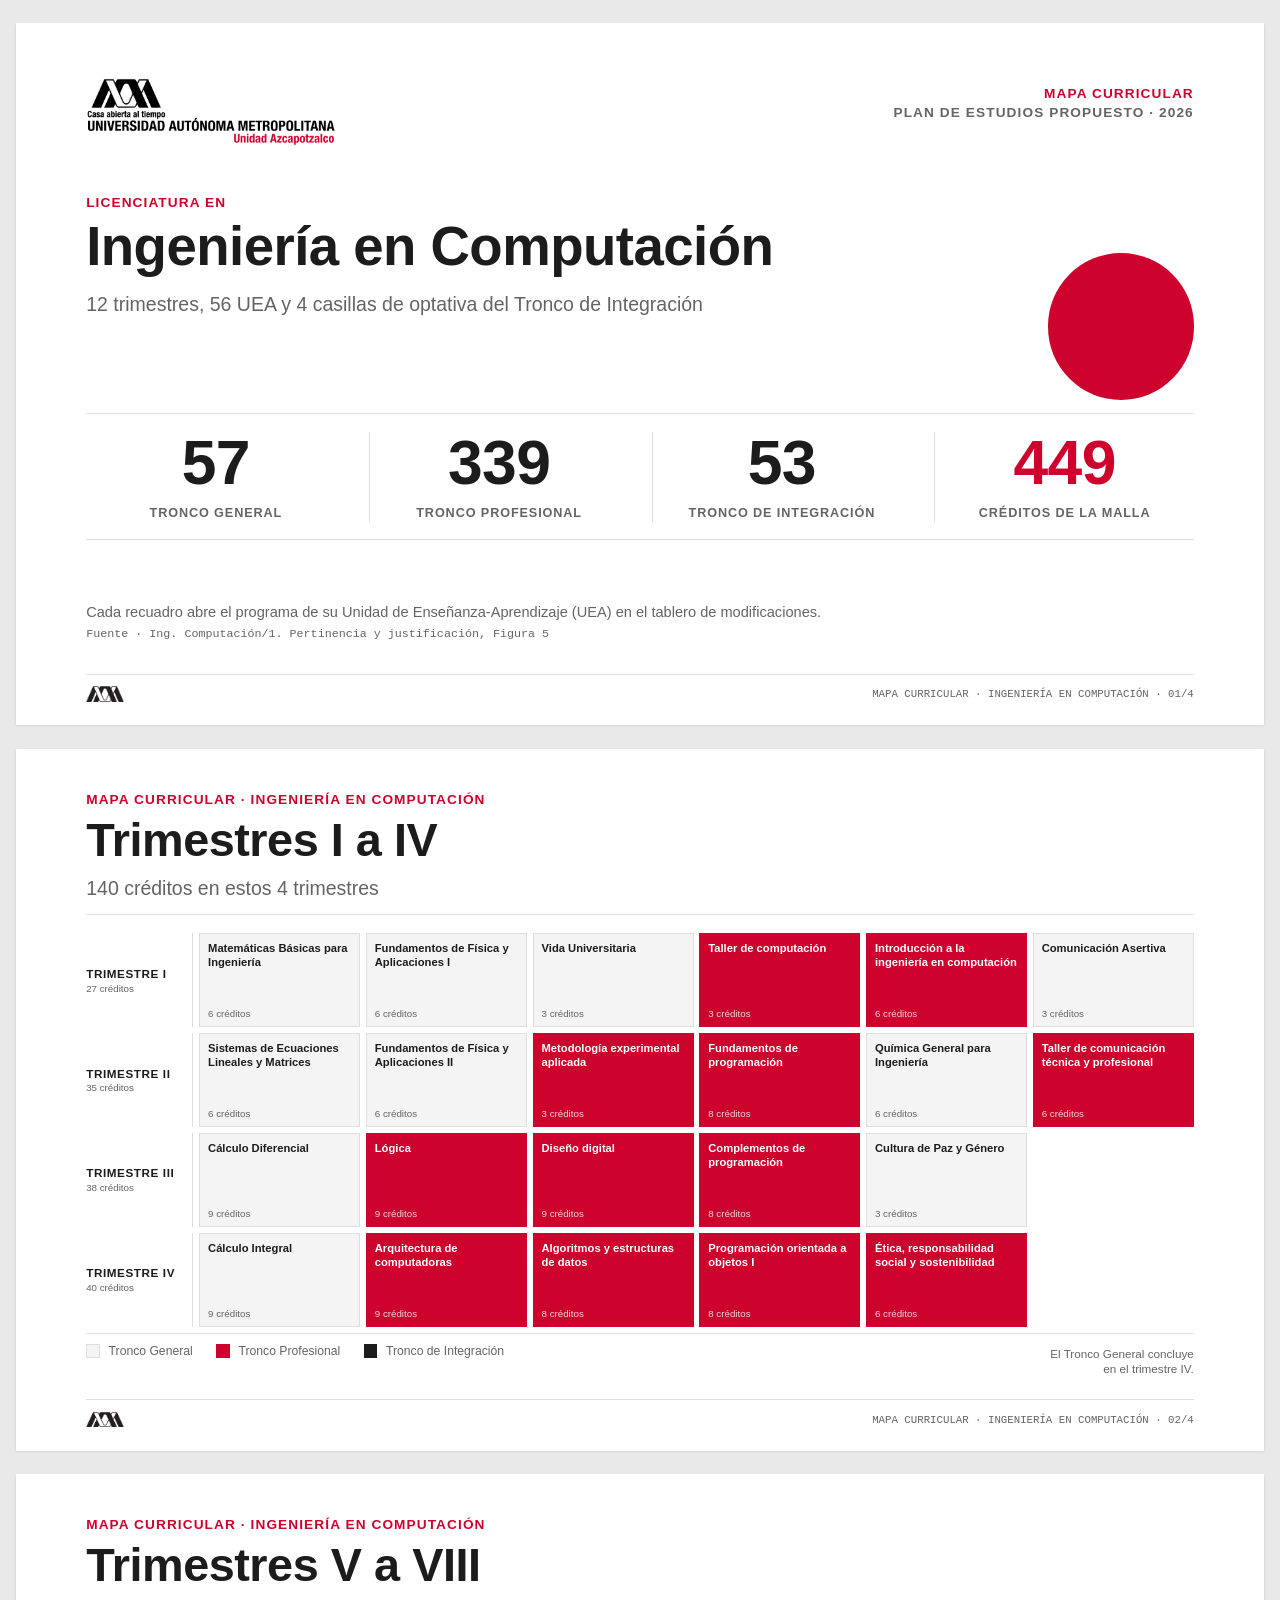
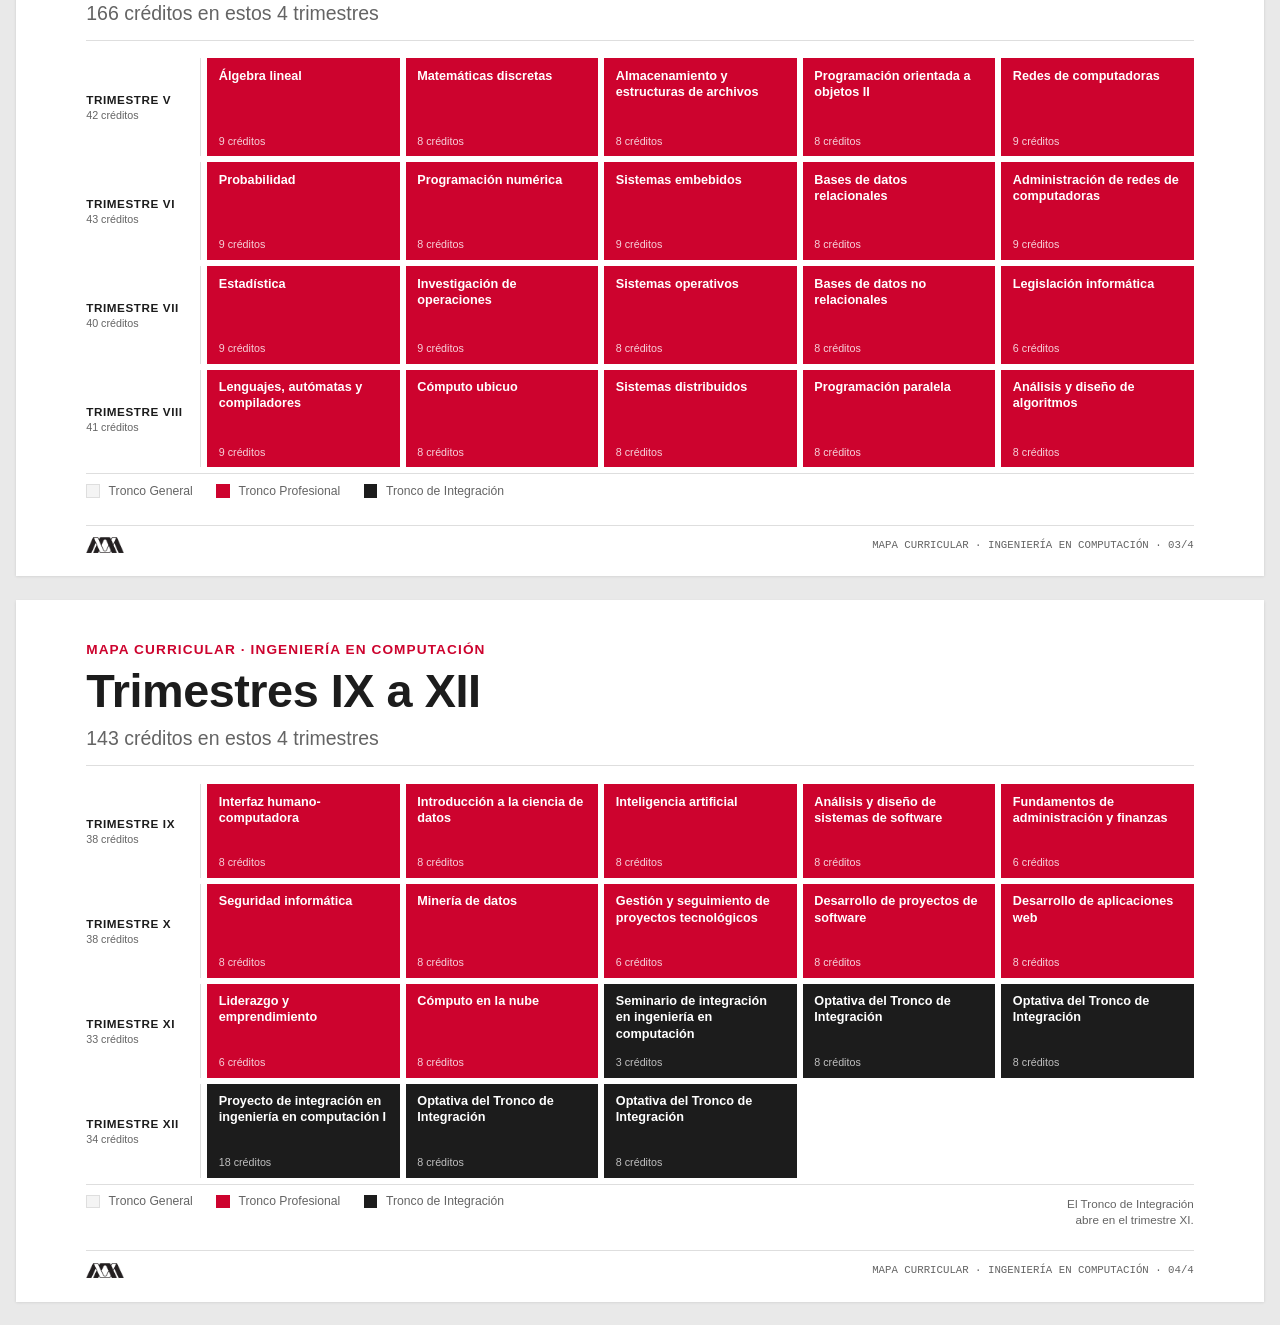
<file: mallas/com.html>
<!doctype html>
<html lang="es">
<head>
<meta charset="utf-8">
<meta name="viewport" content="width=device-width, initial-scale=1">
<title>Mapa curricular &middot; Ingenier&iacute;a en Computaci&oacute;n</title>
<link rel="stylesheet" href="recursos/style.css?v=eb22b17e">
<link rel="stylesheet" href="recursos/malla.css?v=33eee8fa">
<link rel="stylesheet" href="recursos/movil.css?v=af0bb005">
</head>
<body>
<div class="mm-pagina"><p class="mm-kicker">Malla curricular &middot; plan propuesto</p><h1>Ingenier&iacute;a en Computaci&oacute;n</h1><p class="mm-ayuda">Toca una UEA para abrir su programa. Las casillas de optativa llevan a la lista de optativas.</p><p class="mm-pdf"><a href="com.pdf" download="malla-com.pdf">Descargar PDF</a></p><div class="mm" data-lic="com"><div class="mm-resumen"><p class="mm-total"><span>449</span> cr&eacute;ditos en 12 trimestres</p><div class="mm-barra" aria-hidden="true"><span class="mm-seg t-general" style="flex:57"></span><span class="mm-seg t-profesional" style="flex:339"></span><span class="mm-seg t-integracion" style="flex:53"></span></div><ul class="mm-leyenda"><li><span class="mm-marca t-general"></span><span>Tronco General</span><span class="mm-num">57</span></li><li><span class="mm-marca t-profesional"></span><span>Tronco Profesional</span><span class="mm-num">339</span></li><li><span class="mm-marca t-integracion"></span><span>Tronco de Integraci&oacute;n</span><span class="mm-num">53</span></li></ul></div><nav class="mm-nav" aria-label="Trimestres"><button type="button" data-t="1" aria-label="Trimestre I">I</button><button type="button" data-t="2" aria-label="Trimestre II">II</button><button type="button" data-t="3" aria-label="Trimestre III">III</button><button type="button" data-t="4" aria-label="Trimestre IV">IV</button><button type="button" data-t="5" aria-label="Trimestre V">V</button><button type="button" data-t="6" aria-label="Trimestre VI">VI</button><button type="button" data-t="7" aria-label="Trimestre VII">VII</button><button type="button" data-t="8" aria-label="Trimestre VIII">VIII</button><button type="button" data-t="9" aria-label="Trimestre IX">IX</button><button type="button" data-t="10" aria-label="Trimestre X">X</button><button type="button" data-t="11" aria-label="Trimestre XI">XI</button><button type="button" data-t="12" aria-label="Trimestre XII">XII</button></nav><section class="mm-trim" id="mm-com-t1" data-t="1"><h2><span class="mm-chip">I</span><span class="mm-trim-tit">Trimestre I</span><span class="mm-trim-cr">27 cr&eacute;ditos</span></h2><ol class="mm-lista"><li><a class="mm-uea" href="../index.html#/uea/com/1114054" target="_top"><span class="mm-marca t-general"></span><span class="mm-txt"><span class="mm-nombre">Matem&aacute;ticas B&aacute;sicas para Ingenier&iacute;a</span><span class="mm-meta">Tronco General &middot; 6 cr&eacute;ditos</span></span><span class="mm-ir" aria-hidden="true">&rsaquo;</span></a></li><li><a class="mm-uea" href="../index.html#/uea/com/1114052" target="_top"><span class="mm-marca t-general"></span><span class="mm-txt"><span class="mm-nombre">Fundamentos de F&iacute;sica y Aplicaciones&nbsp;I</span><span class="mm-meta">Tronco General &middot; 6 cr&eacute;ditos</span></span><span class="mm-ir" aria-hidden="true">&rsaquo;</span></a></li><li><a class="mm-uea" href="../index.html#/uea/com/1100215" target="_top"><span class="mm-marca t-general"></span><span class="mm-txt"><span class="mm-nombre">Vida Universitaria</span><span class="mm-meta">Tronco General &middot; 3 cr&eacute;ditos</span></span><span class="mm-ir" aria-hidden="true">&rsaquo;</span></a></li><li><a class="mm-uea" href="../index.html#/uea/com/110045" target="_top"><span class="mm-marca t-profesional"></span><span class="mm-txt"><span class="mm-nombre">Taller de computaci&oacute;n</span><span class="mm-meta">Tronco Profesional &middot; 3 cr&eacute;ditos</span></span><span class="mm-ir" aria-hidden="true">&rsaquo;</span></a></li><li><a class="mm-uea" href="../index.html#/uea/com/1150078" target="_top"><span class="mm-marca t-profesional"></span><span class="mm-txt"><span class="mm-nombre">Introducci&oacute;n a la ingenier&iacute;a en computaci&oacute;n</span><span class="mm-meta">Tronco Profesional &middot; 6 cr&eacute;ditos</span></span><span class="mm-ir" aria-hidden="true">&rsaquo;</span></a></li><li><a class="mm-uea" href="../index.html#/uea/com/1100211" target="_top"><span class="mm-marca t-general"></span><span class="mm-txt"><span class="mm-nombre">Comunicaci&oacute;n Asertiva</span><span class="mm-meta">Tronco General &middot; 3 cr&eacute;ditos</span></span><span class="mm-ir" aria-hidden="true">&rsaquo;</span></a></li></ol></section><section class="mm-trim" id="mm-com-t2" data-t="2"><h2><span class="mm-chip">II</span><span class="mm-trim-tit">Trimestre II</span><span class="mm-trim-cr">35 cr&eacute;ditos</span></h2><ol class="mm-lista"><li><a class="mm-uea" href="../index.html#/uea/com/1114056" target="_top"><span class="mm-marca t-general"></span><span class="mm-txt"><span class="mm-nombre">Sistemas de Ecuaciones Lineales y Matrices</span><span class="mm-meta">Tronco General &middot; 6 cr&eacute;ditos</span></span><span class="mm-ir" aria-hidden="true">&rsaquo;</span></a></li><li><a class="mm-uea" href="../index.html#/uea/com/1114053" target="_top"><span class="mm-marca t-general"></span><span class="mm-txt"><span class="mm-nombre">Fundamentos de F&iacute;sica y Aplicaciones&nbsp;II</span><span class="mm-meta">Tronco General &middot; 6 cr&eacute;ditos</span></span><span class="mm-ir" aria-hidden="true">&rsaquo;</span></a></li><li><a class="mm-uea" href="../index.html#/uea/com/1150079" target="_top"><span class="mm-marca t-profesional"></span><span class="mm-txt"><span class="mm-nombre">Metodolog&iacute;a experimental aplicada</span><span class="mm-meta">Tronco Profesional &middot; 3 cr&eacute;ditos</span></span><span class="mm-ir" aria-hidden="true">&rsaquo;</span></a></li><li><a class="mm-uea" href="../index.html#/uea/com/1150072" target="_top"><span class="mm-marca t-profesional"></span><span class="mm-txt"><span class="mm-nombre">Fundamentos de programaci&oacute;n</span><span class="mm-meta">Tronco Profesional &middot; 8 cr&eacute;ditos</span></span><span class="mm-ir" aria-hidden="true">&rsaquo;</span></a></li><li><a class="mm-uea" href="../index.html#/uea/com/1114055" target="_top"><span class="mm-marca t-general"></span><span class="mm-txt"><span class="mm-nombre">Qu&iacute;mica General para Ingenier&iacute;a</span><span class="mm-meta">Tronco General &middot; 6 cr&eacute;ditos</span></span><span class="mm-ir" aria-hidden="true">&rsaquo;</span></a></li><li><a class="mm-uea" href="../index.html#/uea/com/1150049" target="_top"><span class="mm-marca t-profesional"></span><span class="mm-txt"><span class="mm-nombre">Taller de comunicaci&oacute;n t&eacute;cnica y profesional</span><span class="mm-meta">Tronco Profesional &middot; 6 cr&eacute;ditos</span></span><span class="mm-ir" aria-hidden="true">&rsaquo;</span></a></li></ol></section><section class="mm-trim" id="mm-com-t3" data-t="3"><h2><span class="mm-chip">III</span><span class="mm-trim-tit">Trimestre III</span><span class="mm-trim-cr">38 cr&eacute;ditos</span></h2><ol class="mm-lista"><li><a class="mm-uea" href="../index.html#/uea/com/1114048" target="_top"><span class="mm-marca t-general"></span><span class="mm-txt"><span class="mm-nombre">C&aacute;lculo Diferencial</span><span class="mm-meta">Tronco General &middot; 9 cr&eacute;ditos</span></span><span class="mm-ir" aria-hidden="true">&rsaquo;</span></a></li><li><a class="mm-uea" href="../index.html#/uea/com/1150082" target="_top"><span class="mm-marca t-profesional"></span><span class="mm-txt"><span class="mm-nombre">L&oacute;gica</span><span class="mm-meta">Tronco Profesional &middot; 9 cr&eacute;ditos</span></span><span class="mm-ir" aria-hidden="true">&rsaquo;</span></a></li><li><a class="mm-uea" href="../index.html#/uea/com/1121062" target="_top"><span class="mm-marca t-profesional"></span><span class="mm-txt"><span class="mm-nombre">Dise&ntilde;o digital</span><span class="mm-meta">Tronco Profesional &middot; 9 cr&eacute;ditos</span></span><span class="mm-ir" aria-hidden="true">&rsaquo;</span></a></li><li><a class="mm-uea" href="../index.html#/uea/com/1150064" target="_top"><span class="mm-marca t-profesional"></span><span class="mm-txt"><span class="mm-nombre">Complementos de programaci&oacute;n</span><span class="mm-meta">Tronco Profesional &middot; 8 cr&eacute;ditos</span></span><span class="mm-ir" aria-hidden="true">&rsaquo;</span></a></li><li><a class="mm-uea" href="../index.html#/uea/com/1100212" target="_top"><span class="mm-marca t-general"></span><span class="mm-txt"><span class="mm-nombre">Cultura de Paz y G&eacute;nero</span><span class="mm-meta">Tronco General &middot; 3 cr&eacute;ditos</span></span><span class="mm-ir" aria-hidden="true">&rsaquo;</span></a></li></ol></section><section class="mm-trim" id="mm-com-t4" data-t="4"><h2><span class="mm-chip">IV</span><span class="mm-trim-tit">Trimestre IV</span><span class="mm-trim-cr">40 cr&eacute;ditos</span></h2><ol class="mm-lista"><li><a class="mm-uea" href="../index.html#/uea/com/1114049" target="_top"><span class="mm-marca t-general"></span><span class="mm-txt"><span class="mm-nombre">C&aacute;lculo Integral</span><span class="mm-meta">Tronco General &middot; 9 cr&eacute;ditos</span></span><span class="mm-ir" aria-hidden="true">&rsaquo;</span></a></li><li><a class="mm-uea" href="../index.html#/uea/com/110020" target="_top"><span class="mm-marca t-profesional"></span><span class="mm-txt"><span class="mm-nombre">Arquitectura de computadoras</span><span class="mm-meta">Tronco Profesional &middot; 9 cr&eacute;ditos</span></span><span class="mm-ir" aria-hidden="true">&rsaquo;</span></a></li><li><a class="mm-uea" href="../index.html#/uea/com/1150058" target="_top"><span class="mm-marca t-profesional"></span><span class="mm-txt"><span class="mm-nombre">Algoritmos y estructuras de datos</span><span class="mm-meta">Tronco Profesional &middot; 8 cr&eacute;ditos</span></span><span class="mm-ir" aria-hidden="true">&rsaquo;</span></a></li><li><a class="mm-uea" href="../index.html#/uea/com/1150088" target="_top"><span class="mm-marca t-profesional"></span><span class="mm-txt"><span class="mm-nombre">Programaci&oacute;n orientada a objetos&nbsp;I</span><span class="mm-meta">Tronco Profesional &middot; 8 cr&eacute;ditos</span></span><span class="mm-ir" aria-hidden="true">&rsaquo;</span></a></li><li><a class="mm-uea" href="../index.html#/uea/com/1100201" target="_top"><span class="mm-marca t-profesional"></span><span class="mm-txt"><span class="mm-nombre">&Eacute;tica, responsabilidad social y sostenibilidad</span><span class="mm-meta">Tronco Profesional &middot; 6 cr&eacute;ditos</span></span><span class="mm-ir" aria-hidden="true">&rsaquo;</span></a></li></ol></section><section class="mm-trim" id="mm-com-t5" data-t="5"><h2><span class="mm-chip">V</span><span class="mm-trim-tit">Trimestre V</span><span class="mm-trim-cr">42 cr&eacute;ditos</span></h2><ol class="mm-lista"><li><a class="mm-uea" href="../index.html#/uea/com/110019" target="_top"><span class="mm-marca t-profesional"></span><span class="mm-txt"><span class="mm-nombre">&Aacute;lgebra lineal</span><span class="mm-meta">Tronco Profesional &middot; 9 cr&eacute;ditos</span></span><span class="mm-ir" aria-hidden="true">&rsaquo;</span></a></li><li><a class="mm-uea" href="../index.html#/uea/com/1150083" target="_top"><span class="mm-marca t-profesional"></span><span class="mm-txt"><span class="mm-nombre">Matem&aacute;ticas discretas</span><span class="mm-meta">Tronco Profesional &middot; 8 cr&eacute;ditos</span></span><span class="mm-ir" aria-hidden="true">&rsaquo;</span></a></li><li><a class="mm-uea" href="../index.html#/uea/com/1150059" target="_top"><span class="mm-marca t-profesional"></span><span class="mm-txt"><span class="mm-nombre">Almacenamiento y estructuras de archivos</span><span class="mm-meta">Tronco Profesional &middot; 8 cr&eacute;ditos</span></span><span class="mm-ir" aria-hidden="true">&rsaquo;</span></a></li><li><a class="mm-uea" href="../index.html#/uea/com/110039" target="_top"><span class="mm-marca t-profesional"></span><span class="mm-txt"><span class="mm-nombre">Programaci&oacute;n orientada a objetos&nbsp;II</span><span class="mm-meta">Tronco Profesional &middot; 8 cr&eacute;ditos</span></span><span class="mm-ir" aria-hidden="true">&rsaquo;</span></a></li><li><a class="mm-uea" href="../index.html#/uea/com/1125042" target="_top"><span class="mm-marca t-profesional"></span><span class="mm-txt"><span class="mm-nombre">Redes de computadoras</span><span class="mm-meta">Tronco Profesional &middot; 9 cr&eacute;ditos</span></span><span class="mm-ir" aria-hidden="true">&rsaquo;</span></a></li></ol></section><section class="mm-trim" id="mm-com-t6" data-t="6"><h2><span class="mm-chip">VI</span><span class="mm-trim-tit">Trimestre VI</span><span class="mm-trim-cr">43 cr&eacute;ditos</span></h2><ol class="mm-lista"><li><a class="mm-uea" href="../index.html#/uea/com/1150086" target="_top"><span class="mm-marca t-profesional"></span><span class="mm-txt"><span class="mm-nombre">Probabilidad</span><span class="mm-meta">Tronco Profesional &middot; 9 cr&eacute;ditos</span></span><span class="mm-ir" aria-hidden="true">&rsaquo;</span></a></li><li><a class="mm-uea" href="../index.html#/uea/com/1150087" target="_top"><span class="mm-marca t-profesional"></span><span class="mm-txt"><span class="mm-nombre">Programaci&oacute;n num&eacute;rica</span><span class="mm-meta">Tronco Profesional &middot; 8 cr&eacute;ditos</span></span><span class="mm-ir" aria-hidden="true">&rsaquo;</span></a></li><li><a class="mm-uea" href="../index.html#/uea/com/110043" target="_top"><span class="mm-marca t-profesional"></span><span class="mm-txt"><span class="mm-nombre">Sistemas embebidos</span><span class="mm-meta">Tronco Profesional &middot; 9 cr&eacute;ditos</span></span><span class="mm-ir" aria-hidden="true">&rsaquo;</span></a></li><li><a class="mm-uea" href="../index.html#/uea/com/1150063" target="_top"><span class="mm-marca t-profesional"></span><span class="mm-txt"><span class="mm-nombre">Bases de datos relacionales</span><span class="mm-meta">Tronco Profesional &middot; 8 cr&eacute;ditos</span></span><span class="mm-ir" aria-hidden="true">&rsaquo;</span></a></li><li><a class="mm-uea" href="../index.html#/uea/com/1125014" target="_top"><span class="mm-marca t-profesional"></span><span class="mm-txt"><span class="mm-nombre">Administraci&oacute;n de redes de computadoras</span><span class="mm-meta">Tronco Profesional &middot; 9 cr&eacute;ditos</span></span><span class="mm-ir" aria-hidden="true">&rsaquo;</span></a></li></ol></section><section class="mm-trim" id="mm-com-t7" data-t="7"><h2><span class="mm-chip">VII</span><span class="mm-trim-tit">Trimestre VII</span><span class="mm-trim-cr">40 cr&eacute;ditos</span></h2><ol class="mm-lista"><li><a class="mm-uea" href="../index.html#/uea/com/1150069" target="_top"><span class="mm-marca t-profesional"></span><span class="mm-txt"><span class="mm-nombre">Estad&iacute;stica</span><span class="mm-meta">Tronco Profesional &middot; 9 cr&eacute;ditos</span></span><span class="mm-ir" aria-hidden="true">&rsaquo;</span></a></li><li><a class="mm-uea" href="../index.html#/uea/com/1150085" target="_top"><span class="mm-marca t-profesional"></span><span class="mm-txt"><span class="mm-nombre">Investigaci&oacute;n de operaciones</span><span class="mm-meta">Tronco Profesional &middot; 9 cr&eacute;ditos</span></span><span class="mm-ir" aria-hidden="true">&rsaquo;</span></a></li><li><a class="mm-uea" href="../index.html#/uea/com/110044" target="_top"><span class="mm-marca t-profesional"></span><span class="mm-txt"><span class="mm-nombre">Sistemas operativos</span><span class="mm-meta">Tronco Profesional &middot; 8 cr&eacute;ditos</span></span><span class="mm-ir" aria-hidden="true">&rsaquo;</span></a></li><li><a class="mm-uea" href="../index.html#/uea/com/1150062" target="_top"><span class="mm-marca t-profesional"></span><span class="mm-txt"><span class="mm-nombre">Bases de datos no relacionales</span><span class="mm-meta">Tronco Profesional &middot; 8 cr&eacute;ditos</span></span><span class="mm-ir" aria-hidden="true">&rsaquo;</span></a></li><li><a class="mm-uea" href="../index.html#/uea/com/1150070" target="_top"><span class="mm-marca t-profesional"></span><span class="mm-txt"><span class="mm-nombre">Legislaci&oacute;n inform&aacute;tica</span><span class="mm-meta">Tronco Profesional &middot; 6 cr&eacute;ditos</span></span><span class="mm-ir" aria-hidden="true">&rsaquo;</span></a></li></ol></section><section class="mm-trim" id="mm-com-t8" data-t="8"><h2><span class="mm-chip">VIII</span><span class="mm-trim-tit">Trimestre VIII</span><span class="mm-trim-cr">41 cr&eacute;ditos</span></h2><ol class="mm-lista"><li><a class="mm-uea" href="../index.html#/uea/com/1150080" target="_top"><span class="mm-marca t-profesional"></span><span class="mm-txt"><span class="mm-nombre">Lenguajes, aut&oacute;matas y compiladores</span><span class="mm-meta">Tronco Profesional &middot; 9 cr&eacute;ditos</span></span><span class="mm-ir" aria-hidden="true">&rsaquo;</span></a></li><li><a class="mm-uea" href="../index.html#/uea/com/1150066" target="_top"><span class="mm-marca t-profesional"></span><span class="mm-txt"><span class="mm-nombre">C&oacute;mputo ubicuo</span><span class="mm-meta">Tronco Profesional &middot; 8 cr&eacute;ditos</span></span><span class="mm-ir" aria-hidden="true">&rsaquo;</span></a></li><li><a class="mm-uea" href="../index.html#/uea/com/110042" target="_top"><span class="mm-marca t-profesional"></span><span class="mm-txt"><span class="mm-nombre">Sistemas distribuidos</span><span class="mm-meta">Tronco Profesional &middot; 8 cr&eacute;ditos</span></span><span class="mm-ir" aria-hidden="true">&rsaquo;</span></a></li><li><a class="mm-uea" href="../index.html#/uea/com/110040" target="_top"><span class="mm-marca t-profesional"></span><span class="mm-txt"><span class="mm-nombre">Programaci&oacute;n paralela</span><span class="mm-meta">Tronco Profesional &middot; 8 cr&eacute;ditos</span></span><span class="mm-ir" aria-hidden="true">&rsaquo;</span></a></li><li><a class="mm-uea" href="../index.html#/uea/com/1150060" target="_top"><span class="mm-marca t-profesional"></span><span class="mm-txt"><span class="mm-nombre">An&aacute;lisis y dise&ntilde;o de algoritmos</span><span class="mm-meta">Tronco Profesional &middot; 8 cr&eacute;ditos</span></span><span class="mm-ir" aria-hidden="true">&rsaquo;</span></a></li></ol></section><section class="mm-trim" id="mm-com-t9" data-t="9"><h2><span class="mm-chip">IX</span><span class="mm-trim-tit">Trimestre IX</span><span class="mm-trim-cr">38 cr&eacute;ditos</span></h2><ol class="mm-lista"><li><a class="mm-uea" href="../index.html#/uea/com/1150076" target="_top"><span class="mm-marca t-profesional"></span><span class="mm-txt"><span class="mm-nombre">Interfaz humano-computadora</span><span class="mm-meta">Tronco Profesional &middot; 8 cr&eacute;ditos</span></span><span class="mm-ir" aria-hidden="true">&rsaquo;</span></a></li><li><a class="mm-uea" href="../index.html#/uea/com/1150077" target="_top"><span class="mm-marca t-profesional"></span><span class="mm-txt"><span class="mm-nombre">Introducci&oacute;n a la ciencia de datos</span><span class="mm-meta">Tronco Profesional &middot; 8 cr&eacute;ditos</span></span><span class="mm-ir" aria-hidden="true">&rsaquo;</span></a></li><li><a class="mm-uea" href="../index.html#/uea/com/1150075" target="_top"><span class="mm-marca t-profesional"></span><span class="mm-txt"><span class="mm-nombre">Inteligencia artificial</span><span class="mm-meta">Tronco Profesional &middot; 8 cr&eacute;ditos</span></span><span class="mm-ir" aria-hidden="true">&rsaquo;</span></a></li><li><a class="mm-uea" href="../index.html#/uea/com/1150061" target="_top"><span class="mm-marca t-profesional"></span><span class="mm-txt"><span class="mm-nombre">An&aacute;lisis y dise&ntilde;o de sistemas de software</span><span class="mm-meta">Tronco Profesional &middot; 8 cr&eacute;ditos</span></span><span class="mm-ir" aria-hidden="true">&rsaquo;</span></a></li><li><a class="mm-uea" href="../index.html#/uea/com/1150071" target="_top"><span class="mm-marca t-profesional"></span><span class="mm-txt"><span class="mm-nombre">Fundamentos de administraci&oacute;n y finanzas</span><span class="mm-meta">Tronco Profesional &middot; 6 cr&eacute;ditos</span></span><span class="mm-ir" aria-hidden="true">&rsaquo;</span></a></li></ol></section><section class="mm-trim" id="mm-com-t10" data-t="10"><h2><span class="mm-chip">X</span><span class="mm-trim-tit">Trimestre X</span><span class="mm-trim-cr">38 cr&eacute;ditos</span></h2><ol class="mm-lista"><li><a class="mm-uea" href="../index.html#/uea/com/110041" target="_top"><span class="mm-marca t-profesional"></span><span class="mm-txt"><span class="mm-nombre">Seguridad inform&aacute;tica</span><span class="mm-meta">Tronco Profesional &middot; 8 cr&eacute;ditos</span></span><span class="mm-ir" aria-hidden="true">&rsaquo;</span></a></li><li><a class="mm-uea" href="../index.html#/uea/com/1150084" target="_top"><span class="mm-marca t-profesional"></span><span class="mm-txt"><span class="mm-nombre">Miner&iacute;a de datos</span><span class="mm-meta">Tronco Profesional &middot; 8 cr&eacute;ditos</span></span><span class="mm-ir" aria-hidden="true">&rsaquo;</span></a></li><li><a class="mm-uea" href="../index.html#/uea/com/~gestionyseguimientodeproyectostecnologicos" target="_top"><span class="mm-marca t-profesional"></span><span class="mm-txt"><span class="mm-nombre">Gesti&oacute;n y seguimiento de proyectos tecnol&oacute;gicos</span><span class="mm-meta">Tronco Profesional &middot; 6 cr&eacute;ditos</span></span><span class="mm-ir" aria-hidden="true">&rsaquo;</span></a></li><li><a class="mm-uea" href="../index.html#/uea/com/1150068" target="_top"><span class="mm-marca t-profesional"></span><span class="mm-txt"><span class="mm-nombre">Desarrollo de proyectos de software</span><span class="mm-meta">Tronco Profesional &middot; 8 cr&eacute;ditos</span></span><span class="mm-ir" aria-hidden="true">&rsaquo;</span></a></li><li><a class="mm-uea" href="../index.html#/uea/com/1150067" target="_top"><span class="mm-marca t-profesional"></span><span class="mm-txt"><span class="mm-nombre">Desarrollo de aplicaciones web</span><span class="mm-meta">Tronco Profesional &middot; 8 cr&eacute;ditos</span></span><span class="mm-ir" aria-hidden="true">&rsaquo;</span></a></li></ol></section><section class="mm-trim" id="mm-com-t11" data-t="11"><h2><span class="mm-chip">XI</span><span class="mm-trim-tit">Trimestre XI</span><span class="mm-trim-cr">33 cr&eacute;ditos</span></h2><ol class="mm-lista"><li><a class="mm-uea" href="../index.html#/uea/com/1150081" target="_top"><span class="mm-marca t-profesional"></span><span class="mm-txt"><span class="mm-nombre">Liderazgo y emprendimiento</span><span class="mm-meta">Tronco Profesional &middot; 6 cr&eacute;ditos</span></span><span class="mm-ir" aria-hidden="true">&rsaquo;</span></a></li><li><a class="mm-uea" href="../index.html#/uea/com/1150065" target="_top"><span class="mm-marca t-profesional"></span><span class="mm-txt"><span class="mm-nombre">C&oacute;mputo en la nube</span><span class="mm-meta">Tronco Profesional &middot; 8 cr&eacute;ditos</span></span><span class="mm-ir" aria-hidden="true">&rsaquo;</span></a></li><li><a class="mm-uea" href="../index.html#/uea/com/~seminariodeintegracioneningenieriaencomputacion" target="_top"><span class="mm-marca t-integracion"></span><span class="mm-txt"><span class="mm-nombre">Seminario de integraci&oacute;n en ingenier&iacute;a en computaci&oacute;n</span><span class="mm-meta">Tronco de Integraci&oacute;n &middot; 3 cr&eacute;ditos</span></span><span class="mm-ir" aria-hidden="true">&rsaquo;</span></a></li><li><a class="mm-uea" href="../index.html#/lic/com/optativas" target="_top"><span class="mm-marca t-integracion"></span><span class="mm-txt"><span class="mm-nombre">Optativa del Tronco de Integraci&oacute;n</span><span class="mm-meta">Tronco de Integraci&oacute;n &middot; 8 cr&eacute;ditos</span></span><span class="mm-ir" aria-hidden="true">&rsaquo;</span></a></li><li><a class="mm-uea" href="../index.html#/lic/com/optativas" target="_top"><span class="mm-marca t-integracion"></span><span class="mm-txt"><span class="mm-nombre">Optativa del Tronco de Integraci&oacute;n</span><span class="mm-meta">Tronco de Integraci&oacute;n &middot; 8 cr&eacute;ditos</span></span><span class="mm-ir" aria-hidden="true">&rsaquo;</span></a></li></ol></section><section class="mm-trim" id="mm-com-t12" data-t="12"><h2><span class="mm-chip">XII</span><span class="mm-trim-tit">Trimestre XII</span><span class="mm-trim-cr">34 cr&eacute;ditos</span></h2><ol class="mm-lista"><li><a class="mm-uea" href="../index.html#/uea/com/~proyectodeintegracioneningenieriaencomputacioni" target="_top"><span class="mm-marca t-integracion"></span><span class="mm-txt"><span class="mm-nombre">Proyecto de integraci&oacute;n en ingenier&iacute;a en computaci&oacute;n&nbsp;I</span><span class="mm-meta">Tronco de Integraci&oacute;n &middot; 18 cr&eacute;ditos</span></span><span class="mm-ir" aria-hidden="true">&rsaquo;</span></a></li><li><a class="mm-uea" href="../index.html#/lic/com/optativas" target="_top"><span class="mm-marca t-integracion"></span><span class="mm-txt"><span class="mm-nombre">Optativa del Tronco de Integraci&oacute;n</span><span class="mm-meta">Tronco de Integraci&oacute;n &middot; 8 cr&eacute;ditos</span></span><span class="mm-ir" aria-hidden="true">&rsaquo;</span></a></li><li><a class="mm-uea" href="../index.html#/lic/com/optativas" target="_top"><span class="mm-marca t-integracion"></span><span class="mm-txt"><span class="mm-nombre">Optativa del Tronco de Integraci&oacute;n</span><span class="mm-meta">Tronco de Integraci&oacute;n &middot; 8 cr&eacute;ditos</span></span><span class="mm-ir" aria-hidden="true">&rsaquo;</span></a></li></ol></section><p class="mm-fuente">Fuente &middot; Ing. Computaci&oacute;n/1. Pertinencia y justificaci&oacute;n, Figura 5</p></div></div>
<section class="slide" id="s1">

<div style="position:absolute; left:72px; top:56px;">
  <img src="recursos/logo_cover_web.png" style="width:256px;" alt="UAM"></div>
<div style="position:absolute; right:72px; top:64px; text-align:right;">
  <p class="kicker" style="margin:0;">MAPA CURRICULAR</p>
  <p class="kicker muted" style="margin:4px 0 0 0; letter-spacing:0.08em;">
    PLAN DE ESTUDIOS PROPUESTO &middot; 2026</p>
</div>
<div style="position:absolute; left:72px; right:260px; top:176px;">
  <p class="kicker">LICENCIATURA EN</p>
  <h1 class="title" style="font-size:56px; line-height:60px;">Ingenier&iacute;a en Computaci&oacute;n</h1>
  <p class="subtitle" style="margin-top:16px;">12 trimestres, 56 UEA y 4 casillas de optativa del Tronco de Integraci&oacute;n</p>
</div>
<div style="position:absolute; right:72px; top:236px;">
  <div style="width:150px; height:150px; border-radius:50%; background:var(--uamred);"></div></div>
<div style="position:absolute; left:72px; right:72px; top:400px;">
  <div class="datorow" style="display:grid; grid-template-columns:repeat(4, 1fr); gap:24px;">
    <div class="dato"><div class="num">57</div><div class="label">Tronco General</div></div>
    <div class="dato"><div class="num">339</div><div class="label">Tronco Profesional</div></div>
    <div class="dato"><div class="num">53</div><div class="label">Tronco de Integraci&oacute;n</div></div>
    <div class="dato"><div class="num accent">449</div><div class="label">Cr&eacute;ditos de la malla</div></div>
  </div>
</div>
<div style="position:absolute; left:72px; right:72px; bottom:84px;">
  
  <p style="font-size:15px; line-height:21px; color:var(--uamgray); margin:0;">
    Cada recuadro abre el programa de su Unidad de Ense&ntilde;anza-Aprendizaje (UEA)
    en el tablero de modificaciones.</p>
  <p class="mono" style="font-size:12px; line-height:18px; color:var(--uamgray); margin:4px 0 0 0;">
    Fuente &middot; Ing. Computaci&oacute;n/1. Pertinencia y justificaci&oacute;n, Figura 5</p>
</div>
<div class="footer-rule"></div>
<div class="footer">
  <img src="recursos/logo_footer_web.png" alt="UAM">
  <span class="folio">MAPA CURRICULAR &middot; INGENIER&Iacute;A EN COMPUTACI&Oacute;N &middot; 01/4</span>
</div>
</section>
<section class="slide" id="s2">
<div class="slide-body"><div class="hd">
  <p class="kicker">MAPA CURRICULAR &middot; INGENIER&Iacute;A EN COMPUTACI&Oacute;N</p>
  <h1 class="title">Trimestres I a IV</h1>
  <p class="subtitle">140 cr&eacute;ditos en estos 4 trimestres</p>
  <div class="hd-rule"></div>
</div><div class="content"><div style="height:100%; display:flex; flex-direction:column; gap:6px;"><div style="display:grid; grid-template-columns:110px repeat(6, 1fr); gap:6px; flex:1; min-height:0;"><div style="display:flex; flex-direction:column; justify-content:center; border-right:1px solid var(--hairline); padding-right:10px;"><span style="font-size:12px; font-weight:700; letter-spacing:.05em; white-space:nowrap; color:var(--uamblue);">TRIMESTRE I</span><span style="font-size:10px; color:var(--uamgray); margin-top:3px;">27 cr&eacute;ditos</span></div><a class="celda t-general" href="../index.html#/uea/com/1114054" target="_top" title="Abrir el programa de Matem&aacute;ticas B&aacute;sicas para Ingenier&iacute;a" style="background:var(--uamlightgray); color:var(--uamblue); box-shadow: inset 0 0 0 1px var(--hairline); padding:8px 9px; display:flex; flex-direction:column; justify-content:space-between; min-height:0; overflow:hidden; text-decoration:none;"><span style="font-size:11.5px; line-height:14.5px; font-weight:700;">Matem&aacute;ticas B&aacute;sicas para Ingenier&iacute;a</span><span style="font-size:10px; color:var(--uamgray); margin-top:5px;">6 cr&eacute;ditos</span></a><a class="celda t-general" href="../index.html#/uea/com/1114052" target="_top" title="Abrir el programa de Fundamentos de F&iacute;sica y Aplicaciones I" style="background:var(--uamlightgray); color:var(--uamblue); box-shadow: inset 0 0 0 1px var(--hairline); padding:8px 9px; display:flex; flex-direction:column; justify-content:space-between; min-height:0; overflow:hidden; text-decoration:none;"><span style="font-size:11.5px; line-height:14.5px; font-weight:700;">Fundamentos de F&iacute;sica y Aplicaciones&nbsp;I</span><span style="font-size:10px; color:var(--uamgray); margin-top:5px;">6 cr&eacute;ditos</span></a><a class="celda t-general" href="../index.html#/uea/com/1100215" target="_top" title="Abrir el programa de Vida Universitaria" style="background:var(--uamlightgray); color:var(--uamblue); box-shadow: inset 0 0 0 1px var(--hairline); padding:8px 9px; display:flex; flex-direction:column; justify-content:space-between; min-height:0; overflow:hidden; text-decoration:none;"><span style="font-size:11.5px; line-height:14.5px; font-weight:700;">Vida Universitaria</span><span style="font-size:10px; color:var(--uamgray); margin-top:5px;">3 cr&eacute;ditos</span></a><a class="celda t-profesional" href="../index.html#/uea/com/110045" target="_top" title="Abrir el programa de Taller de computaci&oacute;n" style="background:var(--uamred); color:#FFFFFF;  padding:8px 9px; display:flex; flex-direction:column; justify-content:space-between; min-height:0; overflow:hidden; text-decoration:none;"><span style="font-size:11.5px; line-height:14.5px; font-weight:700;">Taller de computaci&oacute;n</span><span style="font-size:10px; color:rgba(255,255,255,.82); margin-top:5px;">3 cr&eacute;ditos</span></a><a class="celda t-profesional" href="../index.html#/uea/com/1150078" target="_top" title="Abrir el programa de Introducci&oacute;n a la ingenier&iacute;a en computaci&oacute;n" style="background:var(--uamred); color:#FFFFFF;  padding:8px 9px; display:flex; flex-direction:column; justify-content:space-between; min-height:0; overflow:hidden; text-decoration:none;"><span style="font-size:11.5px; line-height:14.5px; font-weight:700;">Introducci&oacute;n a la ingenier&iacute;a en computaci&oacute;n</span><span style="font-size:10px; color:rgba(255,255,255,.82); margin-top:5px;">6 cr&eacute;ditos</span></a><a class="celda t-general" href="../index.html#/uea/com/1100211" target="_top" title="Abrir el programa de Comunicaci&oacute;n Asertiva" style="background:var(--uamlightgray); color:var(--uamblue); box-shadow: inset 0 0 0 1px var(--hairline); padding:8px 9px; display:flex; flex-direction:column; justify-content:space-between; min-height:0; overflow:hidden; text-decoration:none;"><span style="font-size:11.5px; line-height:14.5px; font-weight:700;">Comunicaci&oacute;n Asertiva</span><span style="font-size:10px; color:var(--uamgray); margin-top:5px;">3 cr&eacute;ditos</span></a></div><div style="display:grid; grid-template-columns:110px repeat(6, 1fr); gap:6px; flex:1; min-height:0;"><div style="display:flex; flex-direction:column; justify-content:center; border-right:1px solid var(--hairline); padding-right:10px;"><span style="font-size:12px; font-weight:700; letter-spacing:.05em; white-space:nowrap; color:var(--uamblue);">TRIMESTRE II</span><span style="font-size:10px; color:var(--uamgray); margin-top:3px;">35 cr&eacute;ditos</span></div><a class="celda t-general" href="../index.html#/uea/com/1114056" target="_top" title="Abrir el programa de Sistemas de Ecuaciones Lineales y Matrices" style="background:var(--uamlightgray); color:var(--uamblue); box-shadow: inset 0 0 0 1px var(--hairline); padding:8px 9px; display:flex; flex-direction:column; justify-content:space-between; min-height:0; overflow:hidden; text-decoration:none;"><span style="font-size:11.5px; line-height:14.5px; font-weight:700;">Sistemas de Ecuaciones Lineales y Matrices</span><span style="font-size:10px; color:var(--uamgray); margin-top:5px;">6 cr&eacute;ditos</span></a><a class="celda t-general" href="../index.html#/uea/com/1114053" target="_top" title="Abrir el programa de Fundamentos de F&iacute;sica y Aplicaciones II" style="background:var(--uamlightgray); color:var(--uamblue); box-shadow: inset 0 0 0 1px var(--hairline); padding:8px 9px; display:flex; flex-direction:column; justify-content:space-between; min-height:0; overflow:hidden; text-decoration:none;"><span style="font-size:11.5px; line-height:14.5px; font-weight:700;">Fundamentos de F&iacute;sica y Aplicaciones&nbsp;II</span><span style="font-size:10px; color:var(--uamgray); margin-top:5px;">6 cr&eacute;ditos</span></a><a class="celda t-profesional" href="../index.html#/uea/com/1150079" target="_top" title="Abrir el programa de Metodolog&iacute;a experimental aplicada" style="background:var(--uamred); color:#FFFFFF;  padding:8px 9px; display:flex; flex-direction:column; justify-content:space-between; min-height:0; overflow:hidden; text-decoration:none;"><span style="font-size:11.5px; line-height:14.5px; font-weight:700;">Metodolog&iacute;a experimental aplicada</span><span style="font-size:10px; color:rgba(255,255,255,.82); margin-top:5px;">3 cr&eacute;ditos</span></a><a class="celda t-profesional" href="../index.html#/uea/com/1150072" target="_top" title="Abrir el programa de Fundamentos de programaci&oacute;n" style="background:var(--uamred); color:#FFFFFF;  padding:8px 9px; display:flex; flex-direction:column; justify-content:space-between; min-height:0; overflow:hidden; text-decoration:none;"><span style="font-size:11.5px; line-height:14.5px; font-weight:700;">Fundamentos de programaci&oacute;n</span><span style="font-size:10px; color:rgba(255,255,255,.82); margin-top:5px;">8 cr&eacute;ditos</span></a><a class="celda t-general" href="../index.html#/uea/com/1114055" target="_top" title="Abrir el programa de Qu&iacute;mica General para Ingenier&iacute;a" style="background:var(--uamlightgray); color:var(--uamblue); box-shadow: inset 0 0 0 1px var(--hairline); padding:8px 9px; display:flex; flex-direction:column; justify-content:space-between; min-height:0; overflow:hidden; text-decoration:none;"><span style="font-size:11.5px; line-height:14.5px; font-weight:700;">Qu&iacute;mica General para Ingenier&iacute;a</span><span style="font-size:10px; color:var(--uamgray); margin-top:5px;">6 cr&eacute;ditos</span></a><a class="celda t-profesional" href="../index.html#/uea/com/1150049" target="_top" title="Abrir el programa de Taller de comunicaci&oacute;n t&eacute;cnica y profesional" style="background:var(--uamred); color:#FFFFFF;  padding:8px 9px; display:flex; flex-direction:column; justify-content:space-between; min-height:0; overflow:hidden; text-decoration:none;"><span style="font-size:11.5px; line-height:14.5px; font-weight:700;">Taller de comunicaci&oacute;n t&eacute;cnica y profesional</span><span style="font-size:10px; color:rgba(255,255,255,.82); margin-top:5px;">6 cr&eacute;ditos</span></a></div><div style="display:grid; grid-template-columns:110px repeat(6, 1fr); gap:6px; flex:1; min-height:0;"><div style="display:flex; flex-direction:column; justify-content:center; border-right:1px solid var(--hairline); padding-right:10px;"><span style="font-size:12px; font-weight:700; letter-spacing:.05em; white-space:nowrap; color:var(--uamblue);">TRIMESTRE III</span><span style="font-size:10px; color:var(--uamgray); margin-top:3px;">38 cr&eacute;ditos</span></div><a class="celda t-general" href="../index.html#/uea/com/1114048" target="_top" title="Abrir el programa de C&aacute;lculo Diferencial" style="background:var(--uamlightgray); color:var(--uamblue); box-shadow: inset 0 0 0 1px var(--hairline); padding:8px 9px; display:flex; flex-direction:column; justify-content:space-between; min-height:0; overflow:hidden; text-decoration:none;"><span style="font-size:11.5px; line-height:14.5px; font-weight:700;">C&aacute;lculo Diferencial</span><span style="font-size:10px; color:var(--uamgray); margin-top:5px;">9 cr&eacute;ditos</span></a><a class="celda t-profesional" href="../index.html#/uea/com/1150082" target="_top" title="Abrir el programa de L&oacute;gica" style="background:var(--uamred); color:#FFFFFF;  padding:8px 9px; display:flex; flex-direction:column; justify-content:space-between; min-height:0; overflow:hidden; text-decoration:none;"><span style="font-size:11.5px; line-height:14.5px; font-weight:700;">L&oacute;gica</span><span style="font-size:10px; color:rgba(255,255,255,.82); margin-top:5px;">9 cr&eacute;ditos</span></a><a class="celda t-profesional" href="../index.html#/uea/com/1121062" target="_top" title="Abrir el programa de Dise&ntilde;o digital" style="background:var(--uamred); color:#FFFFFF;  padding:8px 9px; display:flex; flex-direction:column; justify-content:space-between; min-height:0; overflow:hidden; text-decoration:none;"><span style="font-size:11.5px; line-height:14.5px; font-weight:700;">Dise&ntilde;o digital</span><span style="font-size:10px; color:rgba(255,255,255,.82); margin-top:5px;">9 cr&eacute;ditos</span></a><a class="celda t-profesional" href="../index.html#/uea/com/1150064" target="_top" title="Abrir el programa de Complementos de programaci&oacute;n" style="background:var(--uamred); color:#FFFFFF;  padding:8px 9px; display:flex; flex-direction:column; justify-content:space-between; min-height:0; overflow:hidden; text-decoration:none;"><span style="font-size:11.5px; line-height:14.5px; font-weight:700;">Complementos de programaci&oacute;n</span><span style="font-size:10px; color:rgba(255,255,255,.82); margin-top:5px;">8 cr&eacute;ditos</span></a><a class="celda t-general" href="../index.html#/uea/com/1100212" target="_top" title="Abrir el programa de Cultura de Paz y G&eacute;nero" style="background:var(--uamlightgray); color:var(--uamblue); box-shadow: inset 0 0 0 1px var(--hairline); padding:8px 9px; display:flex; flex-direction:column; justify-content:space-between; min-height:0; overflow:hidden; text-decoration:none;"><span style="font-size:11.5px; line-height:14.5px; font-weight:700;">Cultura de Paz y G&eacute;nero</span><span style="font-size:10px; color:var(--uamgray); margin-top:5px;">3 cr&eacute;ditos</span></a><div></div></div><div style="display:grid; grid-template-columns:110px repeat(6, 1fr); gap:6px; flex:1; min-height:0;"><div style="display:flex; flex-direction:column; justify-content:center; border-right:1px solid var(--hairline); padding-right:10px;"><span style="font-size:12px; font-weight:700; letter-spacing:.05em; white-space:nowrap; color:var(--uamblue);">TRIMESTRE IV</span><span style="font-size:10px; color:var(--uamgray); margin-top:3px;">40 cr&eacute;ditos</span></div><a class="celda t-general" href="../index.html#/uea/com/1114049" target="_top" title="Abrir el programa de C&aacute;lculo Integral" style="background:var(--uamlightgray); color:var(--uamblue); box-shadow: inset 0 0 0 1px var(--hairline); padding:8px 9px; display:flex; flex-direction:column; justify-content:space-between; min-height:0; overflow:hidden; text-decoration:none;"><span style="font-size:11.5px; line-height:14.5px; font-weight:700;">C&aacute;lculo Integral</span><span style="font-size:10px; color:var(--uamgray); margin-top:5px;">9 cr&eacute;ditos</span></a><a class="celda t-profesional" href="../index.html#/uea/com/110020" target="_top" title="Abrir el programa de Arquitectura de computadoras" style="background:var(--uamred); color:#FFFFFF;  padding:8px 9px; display:flex; flex-direction:column; justify-content:space-between; min-height:0; overflow:hidden; text-decoration:none;"><span style="font-size:11.5px; line-height:14.5px; font-weight:700;">Arquitectura de computadoras</span><span style="font-size:10px; color:rgba(255,255,255,.82); margin-top:5px;">9 cr&eacute;ditos</span></a><a class="celda t-profesional" href="../index.html#/uea/com/1150058" target="_top" title="Abrir el programa de Algoritmos y estructuras de datos" style="background:var(--uamred); color:#FFFFFF;  padding:8px 9px; display:flex; flex-direction:column; justify-content:space-between; min-height:0; overflow:hidden; text-decoration:none;"><span style="font-size:11.5px; line-height:14.5px; font-weight:700;">Algoritmos y estructuras de datos</span><span style="font-size:10px; color:rgba(255,255,255,.82); margin-top:5px;">8 cr&eacute;ditos</span></a><a class="celda t-profesional" href="../index.html#/uea/com/1150088" target="_top" title="Abrir el programa de Programaci&oacute;n orientada a objetos I" style="background:var(--uamred); color:#FFFFFF;  padding:8px 9px; display:flex; flex-direction:column; justify-content:space-between; min-height:0; overflow:hidden; text-decoration:none;"><span style="font-size:11.5px; line-height:14.5px; font-weight:700;">Programaci&oacute;n orientada a objetos&nbsp;I</span><span style="font-size:10px; color:rgba(255,255,255,.82); margin-top:5px;">8 cr&eacute;ditos</span></a><a class="celda t-profesional" href="../index.html#/uea/com/1100201" target="_top" title="Abrir el programa de &Eacute;tica, responsabilidad social y sostenibilidad" style="background:var(--uamred); color:#FFFFFF;  padding:8px 9px; display:flex; flex-direction:column; justify-content:space-between; min-height:0; overflow:hidden; text-decoration:none;"><span style="font-size:11.5px; line-height:14.5px; font-weight:700;">&Eacute;tica, responsabilidad social y sostenibilidad</span><span style="font-size:10px; color:rgba(255,255,255,.82); margin-top:5px;">6 cr&eacute;ditos</span></a><div></div></div><div style="flex:none; display:flex; align-items:baseline; justify-content:space-between; gap:24px; padding-top:10px; border-top:1px solid var(--hairline);"><div><span style="display:inline-flex; align-items:center; gap:9px; margin-right:24px;"><span style="width:14px; height:14px; background:var(--uamlightgray); border:1px solid var(--hairline); flex:none;"></span><span style="font-size:12.5px; color:var(--uamgray);">Tronco General</span></span><span style="display:inline-flex; align-items:center; gap:9px; margin-right:24px;"><span style="width:14px; height:14px; background:var(--uamred);  flex:none;"></span><span style="font-size:12.5px; color:var(--uamgray);">Tronco Profesional</span></span><span style="display:inline-flex; align-items:center; gap:9px; margin-right:24px;"><span style="width:14px; height:14px; background:var(--uamblue);  flex:none;"></span><span style="font-size:12.5px; color:var(--uamgray);">Tronco de Integraci&oacute;n</span></span></div><span style="font-size:12px; line-height:16px; color:var(--uamgray); text-align:right;">El Tronco General concluye<br>en el trimestre IV.</span></div></div></div></div>
<div class="footer-rule"></div>
<div class="footer">
  <img src="recursos/logo_footer_web.png" alt="UAM">
  <span class="folio">MAPA CURRICULAR &middot; INGENIER&Iacute;A EN COMPUTACI&Oacute;N &middot; 02/4</span>
</div>
</section>
<section class="slide" id="s3">
<div class="slide-body"><div class="hd">
  <p class="kicker">MAPA CURRICULAR &middot; INGENIER&Iacute;A EN COMPUTACI&Oacute;N</p>
  <h1 class="title">Trimestres V a VIII</h1>
  <p class="subtitle">166 cr&eacute;ditos en estos 4 trimestres</p>
  <div class="hd-rule"></div>
</div><div class="content"><div style="height:100%; display:flex; flex-direction:column; gap:6px;"><div style="display:grid; grid-template-columns:118px repeat(5, 1fr); gap:6px; flex:1; min-height:0;"><div style="display:flex; flex-direction:column; justify-content:center; border-right:1px solid var(--hairline); padding-right:10px;"><span style="font-size:12px; font-weight:700; letter-spacing:.05em; white-space:nowrap; color:var(--uamblue);">TRIMESTRE V</span><span style="font-size:11px; color:var(--uamgray); margin-top:3px;">42 cr&eacute;ditos</span></div><a class="celda t-profesional" href="../index.html#/uea/com/110019" target="_top" title="Abrir el programa de &Aacute;lgebra lineal" style="background:var(--uamred); color:#FFFFFF;  padding:10px 12px; display:flex; flex-direction:column; justify-content:space-between; min-height:0; overflow:hidden; text-decoration:none;"><span style="font-size:13px; line-height:16.5px; font-weight:700;">&Aacute;lgebra lineal</span><span style="font-size:11px; color:rgba(255,255,255,.82); margin-top:5px;">9 cr&eacute;ditos</span></a><a class="celda t-profesional" href="../index.html#/uea/com/1150083" target="_top" title="Abrir el programa de Matem&aacute;ticas discretas" style="background:var(--uamred); color:#FFFFFF;  padding:10px 12px; display:flex; flex-direction:column; justify-content:space-between; min-height:0; overflow:hidden; text-decoration:none;"><span style="font-size:13px; line-height:16.5px; font-weight:700;">Matem&aacute;ticas discretas</span><span style="font-size:11px; color:rgba(255,255,255,.82); margin-top:5px;">8 cr&eacute;ditos</span></a><a class="celda t-profesional" href="../index.html#/uea/com/1150059" target="_top" title="Abrir el programa de Almacenamiento y estructuras de archivos" style="background:var(--uamred); color:#FFFFFF;  padding:10px 12px; display:flex; flex-direction:column; justify-content:space-between; min-height:0; overflow:hidden; text-decoration:none;"><span style="font-size:13px; line-height:16.5px; font-weight:700;">Almacenamiento y estructuras de archivos</span><span style="font-size:11px; color:rgba(255,255,255,.82); margin-top:5px;">8 cr&eacute;ditos</span></a><a class="celda t-profesional" href="../index.html#/uea/com/110039" target="_top" title="Abrir el programa de Programaci&oacute;n orientada a objetos II" style="background:var(--uamred); color:#FFFFFF;  padding:10px 12px; display:flex; flex-direction:column; justify-content:space-between; min-height:0; overflow:hidden; text-decoration:none;"><span style="font-size:13px; line-height:16.5px; font-weight:700;">Programaci&oacute;n orientada a objetos&nbsp;II</span><span style="font-size:11px; color:rgba(255,255,255,.82); margin-top:5px;">8 cr&eacute;ditos</span></a><a class="celda t-profesional" href="../index.html#/uea/com/1125042" target="_top" title="Abrir el programa de Redes de computadoras" style="background:var(--uamred); color:#FFFFFF;  padding:10px 12px; display:flex; flex-direction:column; justify-content:space-between; min-height:0; overflow:hidden; text-decoration:none;"><span style="font-size:13px; line-height:16.5px; font-weight:700;">Redes de computadoras</span><span style="font-size:11px; color:rgba(255,255,255,.82); margin-top:5px;">9 cr&eacute;ditos</span></a></div><div style="display:grid; grid-template-columns:118px repeat(5, 1fr); gap:6px; flex:1; min-height:0;"><div style="display:flex; flex-direction:column; justify-content:center; border-right:1px solid var(--hairline); padding-right:10px;"><span style="font-size:12px; font-weight:700; letter-spacing:.05em; white-space:nowrap; color:var(--uamblue);">TRIMESTRE VI</span><span style="font-size:11px; color:var(--uamgray); margin-top:3px;">43 cr&eacute;ditos</span></div><a class="celda t-profesional" href="../index.html#/uea/com/1150086" target="_top" title="Abrir el programa de Probabilidad" style="background:var(--uamred); color:#FFFFFF;  padding:10px 12px; display:flex; flex-direction:column; justify-content:space-between; min-height:0; overflow:hidden; text-decoration:none;"><span style="font-size:13px; line-height:16.5px; font-weight:700;">Probabilidad</span><span style="font-size:11px; color:rgba(255,255,255,.82); margin-top:5px;">9 cr&eacute;ditos</span></a><a class="celda t-profesional" href="../index.html#/uea/com/1150087" target="_top" title="Abrir el programa de Programaci&oacute;n num&eacute;rica" style="background:var(--uamred); color:#FFFFFF;  padding:10px 12px; display:flex; flex-direction:column; justify-content:space-between; min-height:0; overflow:hidden; text-decoration:none;"><span style="font-size:13px; line-height:16.5px; font-weight:700;">Programaci&oacute;n num&eacute;rica</span><span style="font-size:11px; color:rgba(255,255,255,.82); margin-top:5px;">8 cr&eacute;ditos</span></a><a class="celda t-profesional" href="../index.html#/uea/com/110043" target="_top" title="Abrir el programa de Sistemas embebidos" style="background:var(--uamred); color:#FFFFFF;  padding:10px 12px; display:flex; flex-direction:column; justify-content:space-between; min-height:0; overflow:hidden; text-decoration:none;"><span style="font-size:13px; line-height:16.5px; font-weight:700;">Sistemas embebidos</span><span style="font-size:11px; color:rgba(255,255,255,.82); margin-top:5px;">9 cr&eacute;ditos</span></a><a class="celda t-profesional" href="../index.html#/uea/com/1150063" target="_top" title="Abrir el programa de Bases de datos relacionales" style="background:var(--uamred); color:#FFFFFF;  padding:10px 12px; display:flex; flex-direction:column; justify-content:space-between; min-height:0; overflow:hidden; text-decoration:none;"><span style="font-size:13px; line-height:16.5px; font-weight:700;">Bases de datos relacionales</span><span style="font-size:11px; color:rgba(255,255,255,.82); margin-top:5px;">8 cr&eacute;ditos</span></a><a class="celda t-profesional" href="../index.html#/uea/com/1125014" target="_top" title="Abrir el programa de Administraci&oacute;n de redes de computadoras" style="background:var(--uamred); color:#FFFFFF;  padding:10px 12px; display:flex; flex-direction:column; justify-content:space-between; min-height:0; overflow:hidden; text-decoration:none;"><span style="font-size:13px; line-height:16.5px; font-weight:700;">Administraci&oacute;n de redes de computadoras</span><span style="font-size:11px; color:rgba(255,255,255,.82); margin-top:5px;">9 cr&eacute;ditos</span></a></div><div style="display:grid; grid-template-columns:118px repeat(5, 1fr); gap:6px; flex:1; min-height:0;"><div style="display:flex; flex-direction:column; justify-content:center; border-right:1px solid var(--hairline); padding-right:10px;"><span style="font-size:12px; font-weight:700; letter-spacing:.05em; white-space:nowrap; color:var(--uamblue);">TRIMESTRE VII</span><span style="font-size:11px; color:var(--uamgray); margin-top:3px;">40 cr&eacute;ditos</span></div><a class="celda t-profesional" href="../index.html#/uea/com/1150069" target="_top" title="Abrir el programa de Estad&iacute;stica" style="background:var(--uamred); color:#FFFFFF;  padding:10px 12px; display:flex; flex-direction:column; justify-content:space-between; min-height:0; overflow:hidden; text-decoration:none;"><span style="font-size:13px; line-height:16.5px; font-weight:700;">Estad&iacute;stica</span><span style="font-size:11px; color:rgba(255,255,255,.82); margin-top:5px;">9 cr&eacute;ditos</span></a><a class="celda t-profesional" href="../index.html#/uea/com/1150085" target="_top" title="Abrir el programa de Investigaci&oacute;n de operaciones" style="background:var(--uamred); color:#FFFFFF;  padding:10px 12px; display:flex; flex-direction:column; justify-content:space-between; min-height:0; overflow:hidden; text-decoration:none;"><span style="font-size:13px; line-height:16.5px; font-weight:700;">Investigaci&oacute;n de operaciones</span><span style="font-size:11px; color:rgba(255,255,255,.82); margin-top:5px;">9 cr&eacute;ditos</span></a><a class="celda t-profesional" href="../index.html#/uea/com/110044" target="_top" title="Abrir el programa de Sistemas operativos" style="background:var(--uamred); color:#FFFFFF;  padding:10px 12px; display:flex; flex-direction:column; justify-content:space-between; min-height:0; overflow:hidden; text-decoration:none;"><span style="font-size:13px; line-height:16.5px; font-weight:700;">Sistemas operativos</span><span style="font-size:11px; color:rgba(255,255,255,.82); margin-top:5px;">8 cr&eacute;ditos</span></a><a class="celda t-profesional" href="../index.html#/uea/com/1150062" target="_top" title="Abrir el programa de Bases de datos no relacionales" style="background:var(--uamred); color:#FFFFFF;  padding:10px 12px; display:flex; flex-direction:column; justify-content:space-between; min-height:0; overflow:hidden; text-decoration:none;"><span style="font-size:13px; line-height:16.5px; font-weight:700;">Bases de datos no relacionales</span><span style="font-size:11px; color:rgba(255,255,255,.82); margin-top:5px;">8 cr&eacute;ditos</span></a><a class="celda t-profesional" href="../index.html#/uea/com/1150070" target="_top" title="Abrir el programa de Legislaci&oacute;n inform&aacute;tica" style="background:var(--uamred); color:#FFFFFF;  padding:10px 12px; display:flex; flex-direction:column; justify-content:space-between; min-height:0; overflow:hidden; text-decoration:none;"><span style="font-size:13px; line-height:16.5px; font-weight:700;">Legislaci&oacute;n inform&aacute;tica</span><span style="font-size:11px; color:rgba(255,255,255,.82); margin-top:5px;">6 cr&eacute;ditos</span></a></div><div style="display:grid; grid-template-columns:118px repeat(5, 1fr); gap:6px; flex:1; min-height:0;"><div style="display:flex; flex-direction:column; justify-content:center; border-right:1px solid var(--hairline); padding-right:10px;"><span style="font-size:12px; font-weight:700; letter-spacing:.05em; white-space:nowrap; color:var(--uamblue);">TRIMESTRE VIII</span><span style="font-size:11px; color:var(--uamgray); margin-top:3px;">41 cr&eacute;ditos</span></div><a class="celda t-profesional" href="../index.html#/uea/com/1150080" target="_top" title="Abrir el programa de Lenguajes, aut&oacute;matas y compiladores" style="background:var(--uamred); color:#FFFFFF;  padding:10px 12px; display:flex; flex-direction:column; justify-content:space-between; min-height:0; overflow:hidden; text-decoration:none;"><span style="font-size:13px; line-height:16.5px; font-weight:700;">Lenguajes, aut&oacute;matas y compiladores</span><span style="font-size:11px; color:rgba(255,255,255,.82); margin-top:5px;">9 cr&eacute;ditos</span></a><a class="celda t-profesional" href="../index.html#/uea/com/1150066" target="_top" title="Abrir el programa de C&oacute;mputo ubicuo" style="background:var(--uamred); color:#FFFFFF;  padding:10px 12px; display:flex; flex-direction:column; justify-content:space-between; min-height:0; overflow:hidden; text-decoration:none;"><span style="font-size:13px; line-height:16.5px; font-weight:700;">C&oacute;mputo ubicuo</span><span style="font-size:11px; color:rgba(255,255,255,.82); margin-top:5px;">8 cr&eacute;ditos</span></a><a class="celda t-profesional" href="../index.html#/uea/com/110042" target="_top" title="Abrir el programa de Sistemas distribuidos" style="background:var(--uamred); color:#FFFFFF;  padding:10px 12px; display:flex; flex-direction:column; justify-content:space-between; min-height:0; overflow:hidden; text-decoration:none;"><span style="font-size:13px; line-height:16.5px; font-weight:700;">Sistemas distribuidos</span><span style="font-size:11px; color:rgba(255,255,255,.82); margin-top:5px;">8 cr&eacute;ditos</span></a><a class="celda t-profesional" href="../index.html#/uea/com/110040" target="_top" title="Abrir el programa de Programaci&oacute;n paralela" style="background:var(--uamred); color:#FFFFFF;  padding:10px 12px; display:flex; flex-direction:column; justify-content:space-between; min-height:0; overflow:hidden; text-decoration:none;"><span style="font-size:13px; line-height:16.5px; font-weight:700;">Programaci&oacute;n paralela</span><span style="font-size:11px; color:rgba(255,255,255,.82); margin-top:5px;">8 cr&eacute;ditos</span></a><a class="celda t-profesional" href="../index.html#/uea/com/1150060" target="_top" title="Abrir el programa de An&aacute;lisis y dise&ntilde;o de algoritmos" style="background:var(--uamred); color:#FFFFFF;  padding:10px 12px; display:flex; flex-direction:column; justify-content:space-between; min-height:0; overflow:hidden; text-decoration:none;"><span style="font-size:13px; line-height:16.5px; font-weight:700;">An&aacute;lisis y dise&ntilde;o de algoritmos</span><span style="font-size:11px; color:rgba(255,255,255,.82); margin-top:5px;">8 cr&eacute;ditos</span></a></div><div style="flex:none; display:flex; align-items:baseline; justify-content:space-between; gap:24px; padding-top:10px; border-top:1px solid var(--hairline);"><div><span style="display:inline-flex; align-items:center; gap:9px; margin-right:24px;"><span style="width:14px; height:14px; background:var(--uamlightgray); border:1px solid var(--hairline); flex:none;"></span><span style="font-size:12.5px; color:var(--uamgray);">Tronco General</span></span><span style="display:inline-flex; align-items:center; gap:9px; margin-right:24px;"><span style="width:14px; height:14px; background:var(--uamred);  flex:none;"></span><span style="font-size:12.5px; color:var(--uamgray);">Tronco Profesional</span></span><span style="display:inline-flex; align-items:center; gap:9px; margin-right:24px;"><span style="width:14px; height:14px; background:var(--uamblue);  flex:none;"></span><span style="font-size:12.5px; color:var(--uamgray);">Tronco de Integraci&oacute;n</span></span></div><span style="font-size:12px; line-height:16px; color:var(--uamgray); text-align:right;"></span></div></div></div></div>
<div class="footer-rule"></div>
<div class="footer">
  <img src="recursos/logo_footer_web.png" alt="UAM">
  <span class="folio">MAPA CURRICULAR &middot; INGENIER&Iacute;A EN COMPUTACI&Oacute;N &middot; 03/4</span>
</div>
</section>
<section class="slide" id="s4">
<div class="slide-body"><div class="hd">
  <p class="kicker">MAPA CURRICULAR &middot; INGENIER&Iacute;A EN COMPUTACI&Oacute;N</p>
  <h1 class="title">Trimestres IX a XII</h1>
  <p class="subtitle">143 cr&eacute;ditos en estos 4 trimestres</p>
  <div class="hd-rule"></div>
</div><div class="content"><div style="height:100%; display:flex; flex-direction:column; gap:6px;"><div style="display:grid; grid-template-columns:118px repeat(5, 1fr); gap:6px; flex:1; min-height:0;"><div style="display:flex; flex-direction:column; justify-content:center; border-right:1px solid var(--hairline); padding-right:10px;"><span style="font-size:12px; font-weight:700; letter-spacing:.05em; white-space:nowrap; color:var(--uamblue);">TRIMESTRE IX</span><span style="font-size:11px; color:var(--uamgray); margin-top:3px;">38 cr&eacute;ditos</span></div><a class="celda t-profesional" href="../index.html#/uea/com/1150076" target="_top" title="Abrir el programa de Interfaz humano-computadora" style="background:var(--uamred); color:#FFFFFF;  padding:10px 12px; display:flex; flex-direction:column; justify-content:space-between; min-height:0; overflow:hidden; text-decoration:none;"><span style="font-size:13px; line-height:16.5px; font-weight:700;">Interfaz humano-computadora</span><span style="font-size:11px; color:rgba(255,255,255,.82); margin-top:5px;">8 cr&eacute;ditos</span></a><a class="celda t-profesional" href="../index.html#/uea/com/1150077" target="_top" title="Abrir el programa de Introducci&oacute;n a la ciencia de datos" style="background:var(--uamred); color:#FFFFFF;  padding:10px 12px; display:flex; flex-direction:column; justify-content:space-between; min-height:0; overflow:hidden; text-decoration:none;"><span style="font-size:13px; line-height:16.5px; font-weight:700;">Introducci&oacute;n a la ciencia de datos</span><span style="font-size:11px; color:rgba(255,255,255,.82); margin-top:5px;">8 cr&eacute;ditos</span></a><a class="celda t-profesional" href="../index.html#/uea/com/1150075" target="_top" title="Abrir el programa de Inteligencia artificial" style="background:var(--uamred); color:#FFFFFF;  padding:10px 12px; display:flex; flex-direction:column; justify-content:space-between; min-height:0; overflow:hidden; text-decoration:none;"><span style="font-size:13px; line-height:16.5px; font-weight:700;">Inteligencia artificial</span><span style="font-size:11px; color:rgba(255,255,255,.82); margin-top:5px;">8 cr&eacute;ditos</span></a><a class="celda t-profesional" href="../index.html#/uea/com/1150061" target="_top" title="Abrir el programa de An&aacute;lisis y dise&ntilde;o de sistemas de software" style="background:var(--uamred); color:#FFFFFF;  padding:10px 12px; display:flex; flex-direction:column; justify-content:space-between; min-height:0; overflow:hidden; text-decoration:none;"><span style="font-size:13px; line-height:16.5px; font-weight:700;">An&aacute;lisis y dise&ntilde;o de sistemas de software</span><span style="font-size:11px; color:rgba(255,255,255,.82); margin-top:5px;">8 cr&eacute;ditos</span></a><a class="celda t-profesional" href="../index.html#/uea/com/1150071" target="_top" title="Abrir el programa de Fundamentos de administraci&oacute;n y finanzas" style="background:var(--uamred); color:#FFFFFF;  padding:10px 12px; display:flex; flex-direction:column; justify-content:space-between; min-height:0; overflow:hidden; text-decoration:none;"><span style="font-size:13px; line-height:16.5px; font-weight:700;">Fundamentos de administraci&oacute;n y finanzas</span><span style="font-size:11px; color:rgba(255,255,255,.82); margin-top:5px;">6 cr&eacute;ditos</span></a></div><div style="display:grid; grid-template-columns:118px repeat(5, 1fr); gap:6px; flex:1; min-height:0;"><div style="display:flex; flex-direction:column; justify-content:center; border-right:1px solid var(--hairline); padding-right:10px;"><span style="font-size:12px; font-weight:700; letter-spacing:.05em; white-space:nowrap; color:var(--uamblue);">TRIMESTRE X</span><span style="font-size:11px; color:var(--uamgray); margin-top:3px;">38 cr&eacute;ditos</span></div><a class="celda t-profesional" href="../index.html#/uea/com/110041" target="_top" title="Abrir el programa de Seguridad inform&aacute;tica" style="background:var(--uamred); color:#FFFFFF;  padding:10px 12px; display:flex; flex-direction:column; justify-content:space-between; min-height:0; overflow:hidden; text-decoration:none;"><span style="font-size:13px; line-height:16.5px; font-weight:700;">Seguridad inform&aacute;tica</span><span style="font-size:11px; color:rgba(255,255,255,.82); margin-top:5px;">8 cr&eacute;ditos</span></a><a class="celda t-profesional" href="../index.html#/uea/com/1150084" target="_top" title="Abrir el programa de Miner&iacute;a de datos" style="background:var(--uamred); color:#FFFFFF;  padding:10px 12px; display:flex; flex-direction:column; justify-content:space-between; min-height:0; overflow:hidden; text-decoration:none;"><span style="font-size:13px; line-height:16.5px; font-weight:700;">Miner&iacute;a de datos</span><span style="font-size:11px; color:rgba(255,255,255,.82); margin-top:5px;">8 cr&eacute;ditos</span></a><a class="celda t-profesional" href="../index.html#/uea/com/~gestionyseguimientodeproyectostecnologicos" target="_top" title="Abrir el programa de Gesti&oacute;n y seguimiento de proyectos tecnol&oacute;gicos" style="background:var(--uamred); color:#FFFFFF;  padding:10px 12px; display:flex; flex-direction:column; justify-content:space-between; min-height:0; overflow:hidden; text-decoration:none;"><span style="font-size:13px; line-height:16.5px; font-weight:700;">Gesti&oacute;n y seguimiento de proyectos tecnol&oacute;gicos</span><span style="font-size:11px; color:rgba(255,255,255,.82); margin-top:5px;">6 cr&eacute;ditos</span></a><a class="celda t-profesional" href="../index.html#/uea/com/1150068" target="_top" title="Abrir el programa de Desarrollo de proyectos de software" style="background:var(--uamred); color:#FFFFFF;  padding:10px 12px; display:flex; flex-direction:column; justify-content:space-between; min-height:0; overflow:hidden; text-decoration:none;"><span style="font-size:13px; line-height:16.5px; font-weight:700;">Desarrollo de proyectos de software</span><span style="font-size:11px; color:rgba(255,255,255,.82); margin-top:5px;">8 cr&eacute;ditos</span></a><a class="celda t-profesional" href="../index.html#/uea/com/1150067" target="_top" title="Abrir el programa de Desarrollo de aplicaciones web" style="background:var(--uamred); color:#FFFFFF;  padding:10px 12px; display:flex; flex-direction:column; justify-content:space-between; min-height:0; overflow:hidden; text-decoration:none;"><span style="font-size:13px; line-height:16.5px; font-weight:700;">Desarrollo de aplicaciones web</span><span style="font-size:11px; color:rgba(255,255,255,.82); margin-top:5px;">8 cr&eacute;ditos</span></a></div><div style="display:grid; grid-template-columns:118px repeat(5, 1fr); gap:6px; flex:1; min-height:0;"><div style="display:flex; flex-direction:column; justify-content:center; border-right:1px solid var(--hairline); padding-right:10px;"><span style="font-size:12px; font-weight:700; letter-spacing:.05em; white-space:nowrap; color:var(--uamblue);">TRIMESTRE XI</span><span style="font-size:11px; color:var(--uamgray); margin-top:3px;">33 cr&eacute;ditos</span></div><a class="celda t-profesional" href="../index.html#/uea/com/1150081" target="_top" title="Abrir el programa de Liderazgo y emprendimiento" style="background:var(--uamred); color:#FFFFFF;  padding:10px 12px; display:flex; flex-direction:column; justify-content:space-between; min-height:0; overflow:hidden; text-decoration:none;"><span style="font-size:13px; line-height:16.5px; font-weight:700;">Liderazgo y emprendimiento</span><span style="font-size:11px; color:rgba(255,255,255,.82); margin-top:5px;">6 cr&eacute;ditos</span></a><a class="celda t-profesional" href="../index.html#/uea/com/1150065" target="_top" title="Abrir el programa de C&oacute;mputo en la nube" style="background:var(--uamred); color:#FFFFFF;  padding:10px 12px; display:flex; flex-direction:column; justify-content:space-between; min-height:0; overflow:hidden; text-decoration:none;"><span style="font-size:13px; line-height:16.5px; font-weight:700;">C&oacute;mputo en la nube</span><span style="font-size:11px; color:rgba(255,255,255,.82); margin-top:5px;">8 cr&eacute;ditos</span></a><a class="celda t-integracion" href="../index.html#/uea/com/~seminariodeintegracioneningenieriaencomputacion" target="_top" title="Abrir el programa de Seminario de integraci&oacute;n en ingenier&iacute;a en computaci&oacute;n" style="background:var(--uamblue); color:#FFFFFF;  padding:10px 12px; display:flex; flex-direction:column; justify-content:space-between; min-height:0; overflow:hidden; text-decoration:none;"><span style="font-size:13px; line-height:16.5px; font-weight:700;">Seminario de integraci&oacute;n en ingenier&iacute;a en computaci&oacute;n</span><span style="font-size:11px; color:rgba(255,255,255,.72); margin-top:5px;">3 cr&eacute;ditos</span></a><a class="celda t-integracion" href="../index.html#/lic/com/optativas" target="_top" title="Ver las optativas de la licenciatura" style="background:var(--uamblue); color:#FFFFFF;  padding:10px 12px; display:flex; flex-direction:column; justify-content:space-between; min-height:0; overflow:hidden; text-decoration:none;"><span style="font-size:13px; line-height:16.5px; font-weight:700;">Optativa del Tronco de Integraci&oacute;n</span><span style="font-size:11px; color:rgba(255,255,255,.72); margin-top:5px;">8 cr&eacute;ditos</span></a><a class="celda t-integracion" href="../index.html#/lic/com/optativas" target="_top" title="Ver las optativas de la licenciatura" style="background:var(--uamblue); color:#FFFFFF;  padding:10px 12px; display:flex; flex-direction:column; justify-content:space-between; min-height:0; overflow:hidden; text-decoration:none;"><span style="font-size:13px; line-height:16.5px; font-weight:700;">Optativa del Tronco de Integraci&oacute;n</span><span style="font-size:11px; color:rgba(255,255,255,.72); margin-top:5px;">8 cr&eacute;ditos</span></a></div><div style="display:grid; grid-template-columns:118px repeat(5, 1fr); gap:6px; flex:1; min-height:0;"><div style="display:flex; flex-direction:column; justify-content:center; border-right:1px solid var(--hairline); padding-right:10px;"><span style="font-size:12px; font-weight:700; letter-spacing:.05em; white-space:nowrap; color:var(--uamblue);">TRIMESTRE XII</span><span style="font-size:11px; color:var(--uamgray); margin-top:3px;">34 cr&eacute;ditos</span></div><a class="celda t-integracion" href="../index.html#/uea/com/~proyectodeintegracioneningenieriaencomputacioni" target="_top" title="Abrir el programa de Proyecto de integraci&oacute;n en ingenier&iacute;a en computaci&oacute;n I" style="background:var(--uamblue); color:#FFFFFF;  padding:10px 12px; display:flex; flex-direction:column; justify-content:space-between; min-height:0; overflow:hidden; text-decoration:none;"><span style="font-size:13px; line-height:16.5px; font-weight:700;">Proyecto de integraci&oacute;n en ingenier&iacute;a en computaci&oacute;n&nbsp;I</span><span style="font-size:11px; color:rgba(255,255,255,.72); margin-top:5px;">18 cr&eacute;ditos</span></a><a class="celda t-integracion" href="../index.html#/lic/com/optativas" target="_top" title="Ver las optativas de la licenciatura" style="background:var(--uamblue); color:#FFFFFF;  padding:10px 12px; display:flex; flex-direction:column; justify-content:space-between; min-height:0; overflow:hidden; text-decoration:none;"><span style="font-size:13px; line-height:16.5px; font-weight:700;">Optativa del Tronco de Integraci&oacute;n</span><span style="font-size:11px; color:rgba(255,255,255,.72); margin-top:5px;">8 cr&eacute;ditos</span></a><a class="celda t-integracion" href="../index.html#/lic/com/optativas" target="_top" title="Ver las optativas de la licenciatura" style="background:var(--uamblue); color:#FFFFFF;  padding:10px 12px; display:flex; flex-direction:column; justify-content:space-between; min-height:0; overflow:hidden; text-decoration:none;"><span style="font-size:13px; line-height:16.5px; font-weight:700;">Optativa del Tronco de Integraci&oacute;n</span><span style="font-size:11px; color:rgba(255,255,255,.72); margin-top:5px;">8 cr&eacute;ditos</span></a><div></div><div></div></div><div style="flex:none; display:flex; align-items:baseline; justify-content:space-between; gap:24px; padding-top:10px; border-top:1px solid var(--hairline);"><div><span style="display:inline-flex; align-items:center; gap:9px; margin-right:24px;"><span style="width:14px; height:14px; background:var(--uamlightgray); border:1px solid var(--hairline); flex:none;"></span><span style="font-size:12.5px; color:var(--uamgray);">Tronco General</span></span><span style="display:inline-flex; align-items:center; gap:9px; margin-right:24px;"><span style="width:14px; height:14px; background:var(--uamred);  flex:none;"></span><span style="font-size:12.5px; color:var(--uamgray);">Tronco Profesional</span></span><span style="display:inline-flex; align-items:center; gap:9px; margin-right:24px;"><span style="width:14px; height:14px; background:var(--uamblue);  flex:none;"></span><span style="font-size:12.5px; color:var(--uamgray);">Tronco de Integraci&oacute;n</span></span></div><span style="font-size:12px; line-height:16px; color:var(--uamgray); text-align:right;">El Tronco de Integraci&oacute;n<br>abre en el trimestre XI.</span></div></div></div></div>
<div class="footer-rule"></div>
<div class="footer">
  <img src="recursos/logo_footer_web.png" alt="UAM">
  <span class="folio">MAPA CURRICULAR &middot; INGENIER&Iacute;A EN COMPUTACI&Oacute;N &middot; 04/4</span>
</div>
</section>
<script src="recursos/movil.js?v=e7b33b89"></script>
<script src="recursos/malla.js?v=52557631"></script>
</body>
</html>
</file>
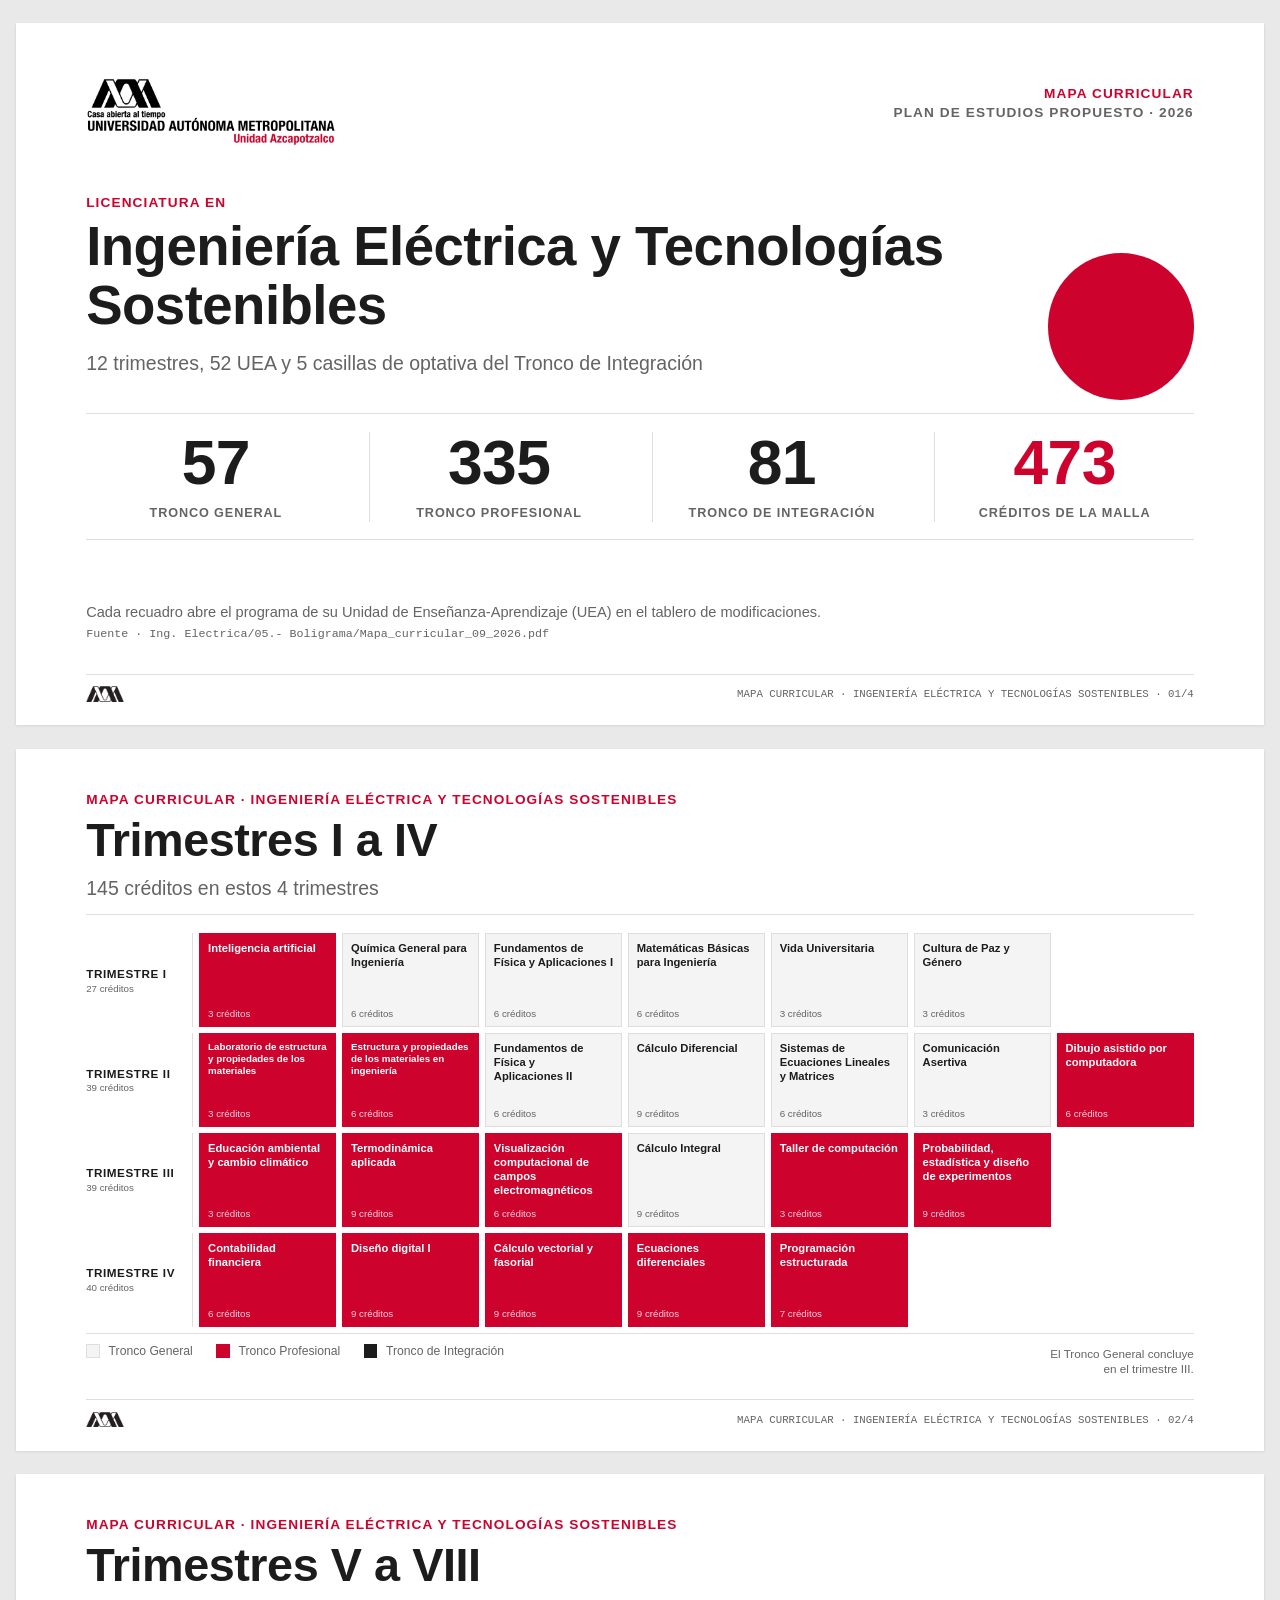
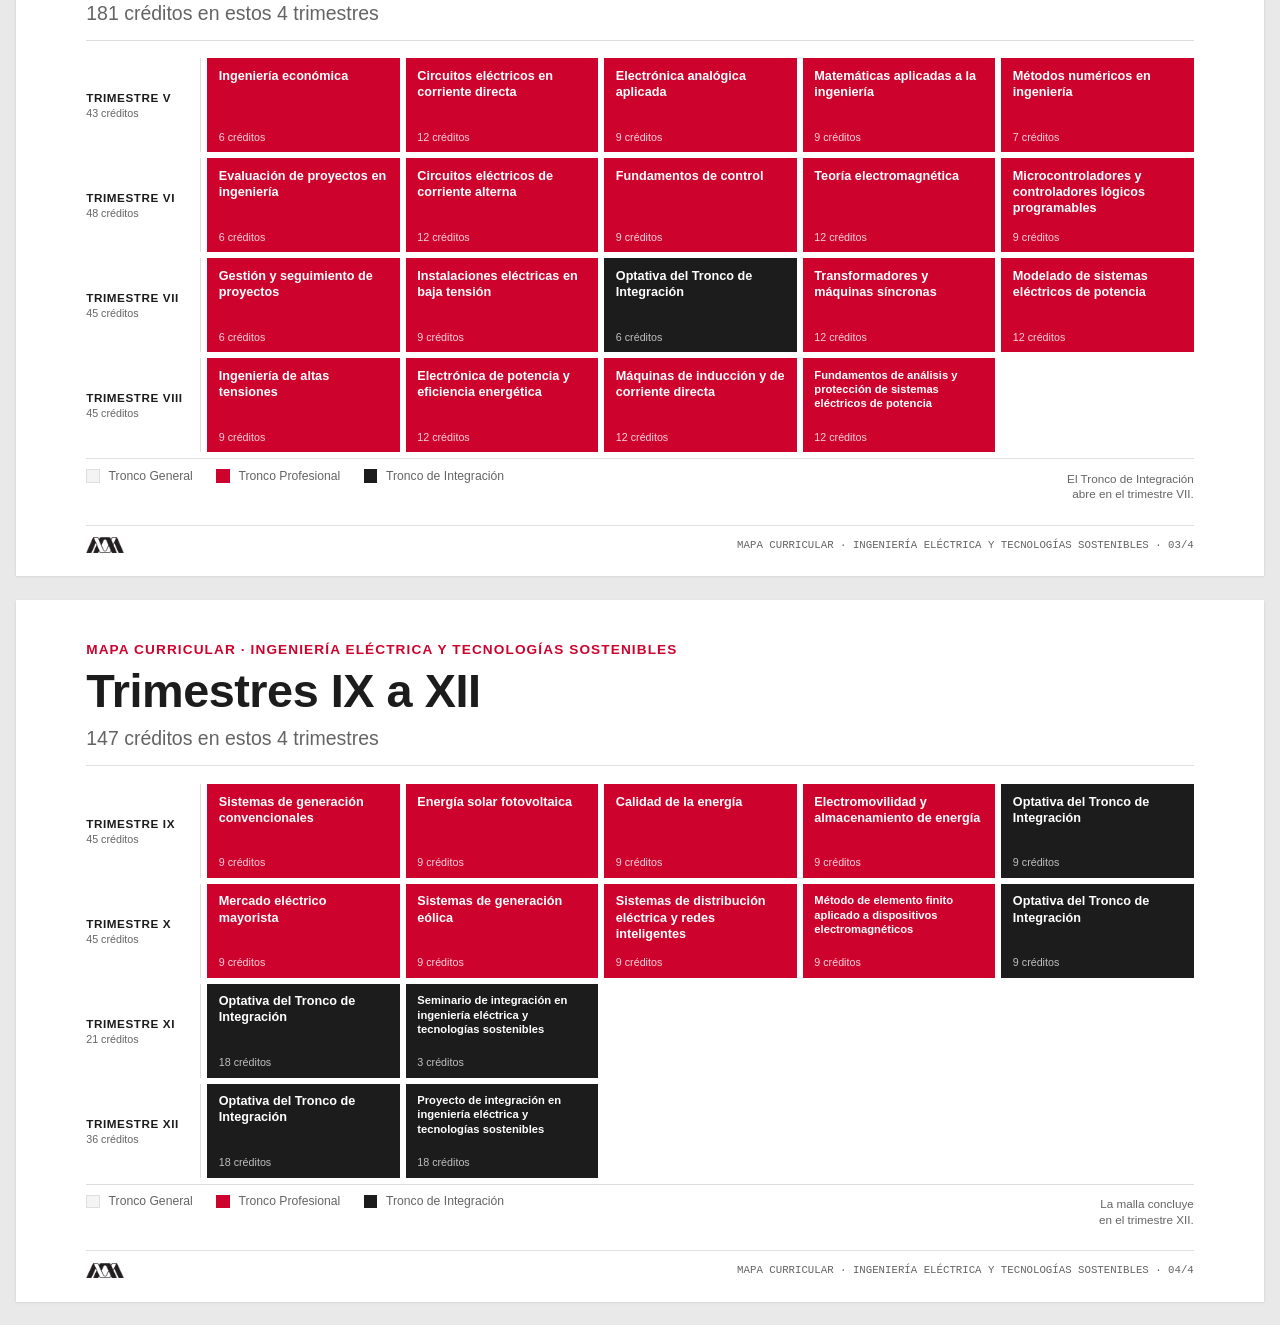
<file: mallas/ele.html>
<!doctype html>
<html lang="es">
<head>
<meta charset="utf-8">
<meta name="viewport" content="width=device-width, initial-scale=1">
<title>Mapa curricular &middot; Ingenier&iacute;a El&eacute;ctrica y Tecnolog&iacute;as Sostenibles</title>
<link rel="stylesheet" href="recursos/style.css?v=eb22b17e">
<link rel="stylesheet" href="recursos/malla.css?v=33eee8fa">
<link rel="stylesheet" href="recursos/movil.css?v=af0bb005">
</head>
<body>
<div class="mm-pagina"><p class="mm-kicker">Malla curricular &middot; plan propuesto</p><h1>Ingenier&iacute;a El&eacute;ctrica y Tecnolog&iacute;as Sostenibles</h1><p class="mm-ayuda">Toca una UEA para abrir su programa. Las casillas de optativa llevan a la lista de optativas.</p><p class="mm-pdf"><a href="ele.pdf" download="malla-ele.pdf">Descargar PDF</a></p><div class="mm" data-lic="ele"><div class="mm-resumen"><p class="mm-total"><span>473</span> cr&eacute;ditos en 12 trimestres</p><div class="mm-barra" aria-hidden="true"><span class="mm-seg t-general" style="flex:57"></span><span class="mm-seg t-profesional" style="flex:335"></span><span class="mm-seg t-integracion" style="flex:81"></span></div><ul class="mm-leyenda"><li><span class="mm-marca t-general"></span><span>Tronco General</span><span class="mm-num">57</span></li><li><span class="mm-marca t-profesional"></span><span>Tronco Profesional</span><span class="mm-num">335</span></li><li><span class="mm-marca t-integracion"></span><span>Tronco de Integraci&oacute;n</span><span class="mm-num">81</span></li></ul></div><nav class="mm-nav" aria-label="Trimestres"><button type="button" data-t="1" aria-label="Trimestre I">I</button><button type="button" data-t="2" aria-label="Trimestre II">II</button><button type="button" data-t="3" aria-label="Trimestre III">III</button><button type="button" data-t="4" aria-label="Trimestre IV">IV</button><button type="button" data-t="5" aria-label="Trimestre V">V</button><button type="button" data-t="6" aria-label="Trimestre VI">VI</button><button type="button" data-t="7" aria-label="Trimestre VII">VII</button><button type="button" data-t="8" aria-label="Trimestre VIII">VIII</button><button type="button" data-t="9" aria-label="Trimestre IX">IX</button><button type="button" data-t="10" aria-label="Trimestre X">X</button><button type="button" data-t="11" aria-label="Trimestre XI">XI</button><button type="button" data-t="12" aria-label="Trimestre XII">XII</button></nav><section class="mm-trim" id="mm-ele-t1" data-t="1"><h2><span class="mm-chip">I</span><span class="mm-trim-tit">Trimestre I</span><span class="mm-trim-cr">27 cr&eacute;ditos</span></h2><ol class="mm-lista"><li><a class="mm-uea" href="../index.html#/uea/ele/1100213" target="_top"><span class="mm-marca t-profesional"></span><span class="mm-txt"><span class="mm-nombre">Inteligencia artificial</span><span class="mm-meta">Tronco Profesional &middot; 3 cr&eacute;ditos</span></span><span class="mm-ir" aria-hidden="true">&rsaquo;</span></a></li><li><a class="mm-uea" href="../index.html#/uea/ele/1114055" target="_top"><span class="mm-marca t-general"></span><span class="mm-txt"><span class="mm-nombre">Qu&iacute;mica General para Ingenier&iacute;a</span><span class="mm-meta">Tronco General &middot; 6 cr&eacute;ditos</span></span><span class="mm-ir" aria-hidden="true">&rsaquo;</span></a></li><li><a class="mm-uea" href="../index.html#/uea/ele/1114052" target="_top"><span class="mm-marca t-general"></span><span class="mm-txt"><span class="mm-nombre">Fundamentos de F&iacute;sica y Aplicaciones&nbsp;I</span><span class="mm-meta">Tronco General &middot; 6 cr&eacute;ditos</span></span><span class="mm-ir" aria-hidden="true">&rsaquo;</span></a></li><li><a class="mm-uea" href="../index.html#/uea/ele/1114054" target="_top"><span class="mm-marca t-general"></span><span class="mm-txt"><span class="mm-nombre">Matem&aacute;ticas B&aacute;sicas para Ingenier&iacute;a</span><span class="mm-meta">Tronco General &middot; 6 cr&eacute;ditos</span></span><span class="mm-ir" aria-hidden="true">&rsaquo;</span></a></li><li><a class="mm-uea" href="../index.html#/uea/ele/1100215" target="_top"><span class="mm-marca t-general"></span><span class="mm-txt"><span class="mm-nombre">Vida Universitaria</span><span class="mm-meta">Tronco General &middot; 3 cr&eacute;ditos</span></span><span class="mm-ir" aria-hidden="true">&rsaquo;</span></a></li><li><a class="mm-uea" href="../index.html#/uea/ele/1100212" target="_top"><span class="mm-marca t-general"></span><span class="mm-txt"><span class="mm-nombre">Cultura de Paz y G&eacute;nero</span><span class="mm-meta">Tronco General &middot; 3 cr&eacute;ditos</span></span><span class="mm-ir" aria-hidden="true">&rsaquo;</span></a></li></ol></section><section class="mm-trim" id="mm-ele-t2" data-t="2"><h2><span class="mm-chip">II</span><span class="mm-trim-tit">Trimestre II</span><span class="mm-trim-cr">39 cr&eacute;ditos</span></h2><ol class="mm-lista"><li><a class="mm-uea" href="../index.html#/uea/ele/1114060" target="_top"><span class="mm-marca t-profesional"></span><span class="mm-txt"><span class="mm-nombre">Laboratorio de estructura y propiedades de los materiales</span><span class="mm-meta">Tronco Profesional &middot; 3 cr&eacute;ditos</span></span><span class="mm-ir" aria-hidden="true">&rsaquo;</span></a></li><li><a class="mm-uea" href="../index.html#/uea/ele/1114058" target="_top"><span class="mm-marca t-profesional"></span><span class="mm-txt"><span class="mm-nombre">Estructura y propiedades de los materiales en ingenier&iacute;a</span><span class="mm-meta">Tronco Profesional &middot; 6 cr&eacute;ditos</span></span><span class="mm-ir" aria-hidden="true">&rsaquo;</span></a></li><li><a class="mm-uea" href="../index.html#/uea/ele/1114053" target="_top"><span class="mm-marca t-general"></span><span class="mm-txt"><span class="mm-nombre">Fundamentos de F&iacute;sica y Aplicaciones&nbsp;II</span><span class="mm-meta">Tronco General &middot; 6 cr&eacute;ditos</span></span><span class="mm-ir" aria-hidden="true">&rsaquo;</span></a></li><li><a class="mm-uea" href="../index.html#/uea/ele/1114048" target="_top"><span class="mm-marca t-general"></span><span class="mm-txt"><span class="mm-nombre">C&aacute;lculo Diferencial</span><span class="mm-meta">Tronco General &middot; 9 cr&eacute;ditos</span></span><span class="mm-ir" aria-hidden="true">&rsaquo;</span></a></li><li><a class="mm-uea" href="../index.html#/uea/ele/1114056" target="_top"><span class="mm-marca t-general"></span><span class="mm-txt"><span class="mm-nombre">Sistemas de Ecuaciones Lineales y Matrices</span><span class="mm-meta">Tronco General &middot; 6 cr&eacute;ditos</span></span><span class="mm-ir" aria-hidden="true">&rsaquo;</span></a></li><li><a class="mm-uea" href="../index.html#/uea/ele/1100211" target="_top"><span class="mm-marca t-general"></span><span class="mm-txt"><span class="mm-nombre">Comunicaci&oacute;n Asertiva</span><span class="mm-meta">Tronco General &middot; 3 cr&eacute;ditos</span></span><span class="mm-ir" aria-hidden="true">&rsaquo;</span></a></li><li><a class="mm-uea" href="../index.html#/uea/ele/1140015" target="_top"><span class="mm-marca t-profesional"></span><span class="mm-txt"><span class="mm-nombre">Dibujo asistido por computadora</span><span class="mm-meta">Tronco Profesional &middot; 6 cr&eacute;ditos</span></span><span class="mm-ir" aria-hidden="true">&rsaquo;</span></a></li></ol></section><section class="mm-trim" id="mm-ele-t3" data-t="3"><h2><span class="mm-chip">III</span><span class="mm-trim-tit">Trimestre III</span><span class="mm-trim-cr">39 cr&eacute;ditos</span></h2><ol class="mm-lista"><li><a class="mm-uea" href="../index.html#/uea/ele/1130074" target="_top"><span class="mm-marca t-profesional"></span><span class="mm-txt"><span class="mm-nombre">Educaci&oacute;n ambiental y cambio clim&aacute;tico</span><span class="mm-meta">Tronco Profesional &middot; 3 cr&eacute;ditos</span></span><span class="mm-ir" aria-hidden="true">&rsaquo;</span></a></li><li><a class="mm-uea" href="../index.html#/uea/ele/1130837" target="_top"><span class="mm-marca t-profesional"></span><span class="mm-txt"><span class="mm-nombre">Termodin&aacute;mica aplicada</span><span class="mm-meta">Tronco Profesional &middot; 9 cr&eacute;ditos</span></span><span class="mm-ir" aria-hidden="true">&rsaquo;</span></a></li><li><a class="mm-uea" href="../index.html#/uea/ele/1114018" target="_top"><span class="mm-marca t-profesional"></span><span class="mm-txt"><span class="mm-nombre">Visualizaci&oacute;n computacional de campos electromagn&eacute;ticos</span><span class="mm-meta">Tronco Profesional &middot; 6 cr&eacute;ditos</span></span><span class="mm-ir" aria-hidden="true">&rsaquo;</span></a></li><li><a class="mm-uea" href="../index.html#/uea/ele/1114049" target="_top"><span class="mm-marca t-general"></span><span class="mm-txt"><span class="mm-nombre">C&aacute;lculo Integral</span><span class="mm-meta">Tronco General &middot; 9 cr&eacute;ditos</span></span><span class="mm-ir" aria-hidden="true">&rsaquo;</span></a></li><li><a class="mm-uea" href="../index.html#/uea/ele/1150045" target="_top"><span class="mm-marca t-profesional"></span><span class="mm-txt"><span class="mm-nombre">Taller de computaci&oacute;n</span><span class="mm-meta">Tronco Profesional &middot; 3 cr&eacute;ditos</span></span><span class="mm-ir" aria-hidden="true">&rsaquo;</span></a></li><li><a class="mm-uea" href="../index.html#/uea/ele/1150018" target="_top"><span class="mm-marca t-profesional"></span><span class="mm-txt"><span class="mm-nombre">Probabilidad, estad&iacute;stica y dise&ntilde;o de experimentos</span><span class="mm-meta">Tronco Profesional &middot; 9 cr&eacute;ditos</span></span><span class="mm-ir" aria-hidden="true">&rsaquo;</span></a></li></ol></section><section class="mm-trim" id="mm-ele-t4" data-t="4"><h2><span class="mm-chip">IV</span><span class="mm-trim-tit">Trimestre IV</span><span class="mm-trim-cr">40 cr&eacute;ditos</span></h2><ol class="mm-lista"><li><a class="mm-uea" href="../index.html#/uea/ele/1150024" target="_top"><span class="mm-marca t-profesional"></span><span class="mm-txt"><span class="mm-nombre">Contabilidad financiera</span><span class="mm-meta">Tronco Profesional &middot; 6 cr&eacute;ditos</span></span><span class="mm-ir" aria-hidden="true">&rsaquo;</span></a></li><li><a class="mm-uea" href="../index.html#/uea/ele/1125028" target="_top"><span class="mm-marca t-profesional"></span><span class="mm-txt"><span class="mm-nombre">Dise&ntilde;o digital&nbsp;I</span><span class="mm-meta">Tronco Profesional &middot; 9 cr&eacute;ditos</span></span><span class="mm-ir" aria-hidden="true">&rsaquo;</span></a></li><li><a class="mm-uea" href="../index.html#/uea/ele/1114015" target="_top"><span class="mm-marca t-profesional"></span><span class="mm-txt"><span class="mm-nombre">C&aacute;lculo vectorial y fasorial</span><span class="mm-meta">Tronco Profesional &middot; 9 cr&eacute;ditos</span></span><span class="mm-ir" aria-hidden="true">&rsaquo;</span></a></li><li><a class="mm-uea" href="../index.html#/uea/ele/1114022" target="_top"><span class="mm-marca t-profesional"></span><span class="mm-txt"><span class="mm-nombre">Ecuaciones diferenciales</span><span class="mm-meta">Tronco Profesional &middot; 9 cr&eacute;ditos</span></span><span class="mm-ir" aria-hidden="true">&rsaquo;</span></a></li><li><a class="mm-uea" href="../index.html#/uea/ele/1150019" target="_top"><span class="mm-marca t-profesional"></span><span class="mm-txt"><span class="mm-nombre">Programaci&oacute;n estructurada</span><span class="mm-meta">Tronco Profesional &middot; 7 cr&eacute;ditos</span></span><span class="mm-ir" aria-hidden="true">&rsaquo;</span></a></li></ol></section><section class="mm-trim" id="mm-ele-t5" data-t="5"><h2><span class="mm-chip">V</span><span class="mm-trim-tit">Trimestre V</span><span class="mm-trim-cr">43 cr&eacute;ditos</span></h2><ol class="mm-lista"><li><a class="mm-uea" href="../index.html#/uea/ele/1150034" target="_top"><span class="mm-marca t-profesional"></span><span class="mm-txt"><span class="mm-nombre">Ingenier&iacute;a econ&oacute;mica</span><span class="mm-meta">Tronco Profesional &middot; 6 cr&eacute;ditos</span></span><span class="mm-ir" aria-hidden="true">&rsaquo;</span></a></li><li><a class="mm-uea" href="../index.html#/uea/ele/1125001" target="_top"><span class="mm-marca t-profesional"></span><span class="mm-txt"><span class="mm-nombre">Circuitos el&eacute;ctricos en corriente directa</span><span class="mm-meta">Tronco Profesional &middot; 12 cr&eacute;ditos</span></span><span class="mm-ir" aria-hidden="true">&rsaquo;</span></a></li><li><a class="mm-uea" href="../index.html#/uea/ele/1125003" target="_top"><span class="mm-marca t-profesional"></span><span class="mm-txt"><span class="mm-nombre">Electr&oacute;nica anal&oacute;gica aplicada</span><span class="mm-meta">Tronco Profesional &middot; 9 cr&eacute;ditos</span></span><span class="mm-ir" aria-hidden="true">&rsaquo;</span></a></li><li><a class="mm-uea" href="../index.html#/uea/ele/1114016" target="_top"><span class="mm-marca t-profesional"></span><span class="mm-txt"><span class="mm-nombre">Matem&aacute;ticas aplicadas a la ingenier&iacute;a</span><span class="mm-meta">Tronco Profesional &middot; 9 cr&eacute;ditos</span></span><span class="mm-ir" aria-hidden="true">&rsaquo;</span></a></li><li><a class="mm-uea" href="../index.html#/uea/ele/1150017" target="_top"><span class="mm-marca t-profesional"></span><span class="mm-txt"><span class="mm-nombre">M&eacute;todos num&eacute;ricos en ingenier&iacute;a</span><span class="mm-meta">Tronco Profesional &middot; 7 cr&eacute;ditos</span></span><span class="mm-ir" aria-hidden="true">&rsaquo;</span></a></li></ol></section><section class="mm-trim" id="mm-ele-t6" data-t="6"><h2><span class="mm-chip">VI</span><span class="mm-trim-tit">Trimestre VI</span><span class="mm-trim-cr">48 cr&eacute;ditos</span></h2><ol class="mm-lista"><li><a class="mm-uea" href="../index.html#/uea/ele/1150031" target="_top"><span class="mm-marca t-profesional"></span><span class="mm-txt"><span class="mm-nombre">Evaluaci&oacute;n de proyectos en ingenier&iacute;a</span><span class="mm-meta">Tronco Profesional &middot; 6 cr&eacute;ditos</span></span><span class="mm-ir" aria-hidden="true">&rsaquo;</span></a></li><li><a class="mm-uea" href="../index.html#/uea/ele/1130032" target="_top"><span class="mm-marca t-profesional"></span><span class="mm-txt"><span class="mm-nombre">Circuitos el&eacute;ctricos de corriente alterna</span><span class="mm-meta">Tronco Profesional &middot; 12 cr&eacute;ditos</span></span><span class="mm-ir" aria-hidden="true">&rsaquo;</span></a></li><li><a class="mm-uea" href="../index.html#/uea/ele/1125002" target="_top"><span class="mm-marca t-profesional"></span><span class="mm-txt"><span class="mm-nombre">Fundamentos de control</span><span class="mm-meta">Tronco Profesional &middot; 9 cr&eacute;ditos</span></span><span class="mm-ir" aria-hidden="true">&rsaquo;</span></a></li><li><a class="mm-uea" href="../index.html#/uea/ele/1130050" target="_top"><span class="mm-marca t-profesional"></span><span class="mm-txt"><span class="mm-nombre">Teor&iacute;a electromagn&eacute;tica</span><span class="mm-meta">Tronco Profesional &middot; 12 cr&eacute;ditos</span></span><span class="mm-ir" aria-hidden="true">&rsaquo;</span></a></li><li><a class="mm-uea" href="../index.html#/uea/ele/1125004" target="_top"><span class="mm-marca t-profesional"></span><span class="mm-txt"><span class="mm-nombre">Microcontroladores y controladores l&oacute;gicos programables</span><span class="mm-meta">Tronco Profesional &middot; 9 cr&eacute;ditos</span></span><span class="mm-ir" aria-hidden="true">&rsaquo;</span></a></li></ol></section><section class="mm-trim" id="mm-ele-t7" data-t="7"><h2><span class="mm-chip">VII</span><span class="mm-trim-tit">Trimestre VII</span><span class="mm-trim-cr">45 cr&eacute;ditos</span></h2><ol class="mm-lista"><li><a class="mm-uea" href="../index.html#/uea/ele/1150032" target="_top"><span class="mm-marca t-profesional"></span><span class="mm-txt"><span class="mm-nombre">Gesti&oacute;n y seguimiento de proyectos</span><span class="mm-meta">Tronco Profesional &middot; 6 cr&eacute;ditos</span></span><span class="mm-ir" aria-hidden="true">&rsaquo;</span></a></li><li><a class="mm-uea" href="../index.html#/uea/ele/1130037" target="_top"><span class="mm-marca t-profesional"></span><span class="mm-txt"><span class="mm-nombre">Instalaciones el&eacute;ctricas en baja tensi&oacute;n</span><span class="mm-meta">Tronco Profesional &middot; 9 cr&eacute;ditos</span></span><span class="mm-ir" aria-hidden="true">&rsaquo;</span></a></li><li><a class="mm-uea" href="../index.html#/lic/ele/optativas" target="_top"><span class="mm-marca t-integracion"></span><span class="mm-txt"><span class="mm-nombre">Optativa del Tronco de Integraci&oacute;n</span><span class="mm-meta">Tronco de Integraci&oacute;n &middot; 6 cr&eacute;ditos</span></span><span class="mm-ir" aria-hidden="true">&rsaquo;</span></a></li><li><a class="mm-uea" href="../index.html#/uea/ele/1130051" target="_top"><span class="mm-marca t-profesional"></span><span class="mm-txt"><span class="mm-nombre">Transformadores y m&aacute;quinas s&iacute;ncronas</span><span class="mm-meta">Tronco Profesional &middot; 12 cr&eacute;ditos</span></span><span class="mm-ir" aria-hidden="true">&rsaquo;</span></a></li><li><a class="mm-uea" href="../index.html#/uea/ele/1130041" target="_top"><span class="mm-marca t-profesional"></span><span class="mm-txt"><span class="mm-nombre">Modelado de sistemas el&eacute;ctricos de potencia</span><span class="mm-meta">Tronco Profesional &middot; 12 cr&eacute;ditos</span></span><span class="mm-ir" aria-hidden="true">&rsaquo;</span></a></li></ol></section><section class="mm-trim" id="mm-ele-t8" data-t="8"><h2><span class="mm-chip">VIII</span><span class="mm-trim-tit">Trimestre VIII</span><span class="mm-trim-cr">45 cr&eacute;ditos</span></h2><ol class="mm-lista"><li><a class="mm-uea" href="../index.html#/uea/ele/1130049" target="_top"><span class="mm-marca t-profesional"></span><span class="mm-txt"><span class="mm-nombre">Ingenier&iacute;a de altas tensiones</span><span class="mm-meta">Tronco Profesional &middot; 9 cr&eacute;ditos</span></span><span class="mm-ir" aria-hidden="true">&rsaquo;</span></a></li><li><a class="mm-uea" href="../index.html#/uea/ele/1125030" target="_top"><span class="mm-marca t-profesional"></span><span class="mm-txt"><span class="mm-nombre">Electr&oacute;nica de potencia y eficiencia energ&eacute;tica</span><span class="mm-meta">Tronco Profesional &middot; 12 cr&eacute;ditos</span></span><span class="mm-ir" aria-hidden="true">&rsaquo;</span></a></li><li><a class="mm-uea" href="../index.html#/uea/ele/1130038" target="_top"><span class="mm-marca t-profesional"></span><span class="mm-txt"><span class="mm-nombre">M&aacute;quinas de inducci&oacute;n y de corriente directa</span><span class="mm-meta">Tronco Profesional &middot; 12 cr&eacute;ditos</span></span><span class="mm-ir" aria-hidden="true">&rsaquo;</span></a></li><li><a class="mm-uea" href="../index.html#/uea/ele/1130036" target="_top"><span class="mm-marca t-profesional"></span><span class="mm-txt"><span class="mm-nombre">Fundamentos de an&aacute;lisis y protecci&oacute;n de sistemas el&eacute;ctricos de potencia</span><span class="mm-meta">Tronco Profesional &middot; 12 cr&eacute;ditos</span></span><span class="mm-ir" aria-hidden="true">&rsaquo;</span></a></li></ol></section><section class="mm-trim" id="mm-ele-t9" data-t="9"><h2><span class="mm-chip">IX</span><span class="mm-trim-tit">Trimestre IX</span><span class="mm-trim-cr">45 cr&eacute;ditos</span></h2><ol class="mm-lista"><li><a class="mm-uea" href="../index.html#/uea/ele/1130045" target="_top"><span class="mm-marca t-profesional"></span><span class="mm-txt"><span class="mm-nombre">Sistemas de generaci&oacute;n convencionales</span><span class="mm-meta">Tronco Profesional &middot; 9 cr&eacute;ditos</span></span><span class="mm-ir" aria-hidden="true">&rsaquo;</span></a></li><li><a class="mm-uea" href="../index.html#/uea/ele/1130034" target="_top"><span class="mm-marca t-profesional"></span><span class="mm-txt"><span class="mm-nombre">Energ&iacute;a solar fotovoltaica</span><span class="mm-meta">Tronco Profesional &middot; 9 cr&eacute;ditos</span></span><span class="mm-ir" aria-hidden="true">&rsaquo;</span></a></li><li><a class="mm-uea" href="../index.html#/uea/ele/1130031" target="_top"><span class="mm-marca t-profesional"></span><span class="mm-txt"><span class="mm-nombre">Calidad de la energ&iacute;a</span><span class="mm-meta">Tronco Profesional &middot; 9 cr&eacute;ditos</span></span><span class="mm-ir" aria-hidden="true">&rsaquo;</span></a></li><li><a class="mm-uea" href="../index.html#/uea/ele/1130033" target="_top"><span class="mm-marca t-profesional"></span><span class="mm-txt"><span class="mm-nombre">Electromovilidad y almacenamiento de energ&iacute;a</span><span class="mm-meta">Tronco Profesional &middot; 9 cr&eacute;ditos</span></span><span class="mm-ir" aria-hidden="true">&rsaquo;</span></a></li><li><a class="mm-uea" href="../index.html#/lic/ele/optativas" target="_top"><span class="mm-marca t-integracion"></span><span class="mm-txt"><span class="mm-nombre">Optativa del Tronco de Integraci&oacute;n</span><span class="mm-meta">Tronco de Integraci&oacute;n &middot; 9 cr&eacute;ditos</span></span><span class="mm-ir" aria-hidden="true">&rsaquo;</span></a></li></ol></section><section class="mm-trim" id="mm-ele-t10" data-t="10"><h2><span class="mm-chip">X</span><span class="mm-trim-tit">Trimestre X</span><span class="mm-trim-cr">45 cr&eacute;ditos</span></h2><ol class="mm-lista"><li><a class="mm-uea" href="../index.html#/uea/ele/1130039" target="_top"><span class="mm-marca t-profesional"></span><span class="mm-txt"><span class="mm-nombre">Mercado el&eacute;ctrico mayorista</span><span class="mm-meta">Tronco Profesional &middot; 9 cr&eacute;ditos</span></span><span class="mm-ir" aria-hidden="true">&rsaquo;</span></a></li><li><a class="mm-uea" href="../index.html#/uea/ele/1130046" target="_top"><span class="mm-marca t-profesional"></span><span class="mm-txt"><span class="mm-nombre">Sistemas de generaci&oacute;n e&oacute;lica</span><span class="mm-meta">Tronco Profesional &middot; 9 cr&eacute;ditos</span></span><span class="mm-ir" aria-hidden="true">&rsaquo;</span></a></li><li><a class="mm-uea" href="../index.html#/uea/ele/1130043" target="_top"><span class="mm-marca t-profesional"></span><span class="mm-txt"><span class="mm-nombre">Sistemas de distribuci&oacute;n el&eacute;ctrica y redes inteligentes</span><span class="mm-meta">Tronco Profesional &middot; 9 cr&eacute;ditos</span></span><span class="mm-ir" aria-hidden="true">&rsaquo;</span></a></li><li><a class="mm-uea" href="../index.html#/uea/ele/1130040" target="_top"><span class="mm-marca t-profesional"></span><span class="mm-txt"><span class="mm-nombre">M&eacute;todo de elemento finito aplicado a dispositivos electromagn&eacute;ticos</span><span class="mm-meta">Tronco Profesional &middot; 9 cr&eacute;ditos</span></span><span class="mm-ir" aria-hidden="true">&rsaquo;</span></a></li><li><a class="mm-uea" href="../index.html#/lic/ele/optativas" target="_top"><span class="mm-marca t-integracion"></span><span class="mm-txt"><span class="mm-nombre">Optativa del Tronco de Integraci&oacute;n</span><span class="mm-meta">Tronco de Integraci&oacute;n &middot; 9 cr&eacute;ditos</span></span><span class="mm-ir" aria-hidden="true">&rsaquo;</span></a></li></ol></section><section class="mm-trim" id="mm-ele-t11" data-t="11"><h2><span class="mm-chip">XI</span><span class="mm-trim-tit">Trimestre XI</span><span class="mm-trim-cr">21 cr&eacute;ditos</span></h2><ol class="mm-lista"><li><a class="mm-uea" href="../index.html#/lic/ele/optativas" target="_top"><span class="mm-marca t-integracion"></span><span class="mm-txt"><span class="mm-nombre">Optativa del Tronco de Integraci&oacute;n</span><span class="mm-meta">Tronco de Integraci&oacute;n &middot; 18 cr&eacute;ditos</span></span><span class="mm-ir" aria-hidden="true">&rsaquo;</span></a></li><li><a class="mm-uea" href="../index.html#/uea/ele/1130044" target="_top"><span class="mm-marca t-integracion"></span><span class="mm-txt"><span class="mm-nombre">Seminario de integraci&oacute;n en ingenier&iacute;a el&eacute;ctrica y tecnolog&iacute;as sostenibles</span><span class="mm-meta">Tronco de Integraci&oacute;n &middot; 3 cr&eacute;ditos</span></span><span class="mm-ir" aria-hidden="true">&rsaquo;</span></a></li></ol></section><section class="mm-trim" id="mm-ele-t12" data-t="12"><h2><span class="mm-chip">XII</span><span class="mm-trim-tit">Trimestre XII</span><span class="mm-trim-cr">36 cr&eacute;ditos</span></h2><ol class="mm-lista"><li><a class="mm-uea" href="../index.html#/lic/ele/optativas" target="_top"><span class="mm-marca t-integracion"></span><span class="mm-txt"><span class="mm-nombre">Optativa del Tronco de Integraci&oacute;n</span><span class="mm-meta">Tronco de Integraci&oacute;n &middot; 18 cr&eacute;ditos</span></span><span class="mm-ir" aria-hidden="true">&rsaquo;</span></a></li><li><a class="mm-uea" href="../index.html#/uea/ele/~121proyectodeintegracioneningenieriaelectricaytecnologiassosteniblesdiv" target="_top"><span class="mm-marca t-integracion"></span><span class="mm-txt"><span class="mm-nombre">Proyecto de integraci&oacute;n en ingenier&iacute;a el&eacute;ctrica y tecnolog&iacute;as sostenibles</span><span class="mm-meta">Tronco de Integraci&oacute;n &middot; 18 cr&eacute;ditos</span></span><span class="mm-ir" aria-hidden="true">&rsaquo;</span></a></li></ol></section><p class="mm-fuente">Fuente &middot; Ing. Electrica/05.- Boligrama/Mapa_curricular_09_2026.pdf</p></div></div>
<section class="slide" id="s1">

<div style="position:absolute; left:72px; top:56px;">
  <img src="recursos/logo_cover_web.png" style="width:256px;" alt="UAM"></div>
<div style="position:absolute; right:72px; top:64px; text-align:right;">
  <p class="kicker" style="margin:0;">MAPA CURRICULAR</p>
  <p class="kicker muted" style="margin:4px 0 0 0; letter-spacing:0.08em;">
    PLAN DE ESTUDIOS PROPUESTO &middot; 2026</p>
</div>
<div style="position:absolute; left:72px; right:260px; top:176px;">
  <p class="kicker">LICENCIATURA EN</p>
  <h1 class="title" style="font-size:56px; line-height:60px;">Ingenier&iacute;a El&eacute;ctrica y Tecnolog&iacute;as Sostenibles</h1>
  <p class="subtitle" style="margin-top:16px;">12 trimestres, 52 UEA y 5 casillas de optativa del Tronco de Integraci&oacute;n</p>
</div>
<div style="position:absolute; right:72px; top:236px;">
  <div style="width:150px; height:150px; border-radius:50%; background:var(--uamred);"></div></div>
<div style="position:absolute; left:72px; right:72px; top:400px;">
  <div class="datorow" style="display:grid; grid-template-columns:repeat(4, 1fr); gap:24px;">
    <div class="dato"><div class="num">57</div><div class="label">Tronco General</div></div>
    <div class="dato"><div class="num">335</div><div class="label">Tronco Profesional</div></div>
    <div class="dato"><div class="num">81</div><div class="label">Tronco de Integraci&oacute;n</div></div>
    <div class="dato"><div class="num accent">473</div><div class="label">Cr&eacute;ditos de la malla</div></div>
  </div>
</div>
<div style="position:absolute; left:72px; right:72px; bottom:84px;">
  
  <p style="font-size:15px; line-height:21px; color:var(--uamgray); margin:0;">
    Cada recuadro abre el programa de su Unidad de Ense&ntilde;anza-Aprendizaje (UEA)
    en el tablero de modificaciones.</p>
  <p class="mono" style="font-size:12px; line-height:18px; color:var(--uamgray); margin:4px 0 0 0;">
    Fuente &middot; Ing. Electrica/05.- Boligrama/Mapa_curricular_09_2026.pdf</p>
</div>
<div class="footer-rule"></div>
<div class="footer">
  <img src="recursos/logo_footer_web.png" alt="UAM">
  <span class="folio">MAPA CURRICULAR &middot; INGENIER&Iacute;A EL&Eacute;CTRICA Y TECNOLOG&Iacute;AS SOSTENIBLES &middot; 01/4</span>
</div>
</section>
<section class="slide" id="s2">
<div class="slide-body"><div class="hd">
  <p class="kicker">MAPA CURRICULAR &middot; INGENIER&Iacute;A EL&Eacute;CTRICA Y TECNOLOG&Iacute;AS SOSTENIBLES</p>
  <h1 class="title">Trimestres I a IV</h1>
  <p class="subtitle">145 cr&eacute;ditos en estos 4 trimestres</p>
  <div class="hd-rule"></div>
</div><div class="content"><div style="height:100%; display:flex; flex-direction:column; gap:6px;"><div style="display:grid; grid-template-columns:110px repeat(7, 1fr); gap:6px; flex:1; min-height:0;"><div style="display:flex; flex-direction:column; justify-content:center; border-right:1px solid var(--hairline); padding-right:10px;"><span style="font-size:12px; font-weight:700; letter-spacing:.05em; white-space:nowrap; color:var(--uamblue);">TRIMESTRE I</span><span style="font-size:10px; color:var(--uamgray); margin-top:3px;">27 cr&eacute;ditos</span></div><a class="celda t-profesional" href="../index.html#/uea/ele/1100213" target="_top" title="Abrir el programa de Inteligencia artificial" style="background:var(--uamred); color:#FFFFFF;  padding:8px 9px; display:flex; flex-direction:column; justify-content:space-between; min-height:0; overflow:hidden; text-decoration:none;"><span style="font-size:11.5px; line-height:14.5px; font-weight:700;">Inteligencia artificial</span><span style="font-size:10px; color:rgba(255,255,255,.82); margin-top:5px;">3 cr&eacute;ditos</span></a><a class="celda t-general" href="../index.html#/uea/ele/1114055" target="_top" title="Abrir el programa de Qu&iacute;mica General para Ingenier&iacute;a" style="background:var(--uamlightgray); color:var(--uamblue); box-shadow: inset 0 0 0 1px var(--hairline); padding:8px 9px; display:flex; flex-direction:column; justify-content:space-between; min-height:0; overflow:hidden; text-decoration:none;"><span style="font-size:11.5px; line-height:14.5px; font-weight:700;">Qu&iacute;mica General para Ingenier&iacute;a</span><span style="font-size:10px; color:var(--uamgray); margin-top:5px;">6 cr&eacute;ditos</span></a><a class="celda t-general" href="../index.html#/uea/ele/1114052" target="_top" title="Abrir el programa de Fundamentos de F&iacute;sica y Aplicaciones I" style="background:var(--uamlightgray); color:var(--uamblue); box-shadow: inset 0 0 0 1px var(--hairline); padding:8px 9px; display:flex; flex-direction:column; justify-content:space-between; min-height:0; overflow:hidden; text-decoration:none;"><span style="font-size:11.5px; line-height:14.5px; font-weight:700;">Fundamentos de F&iacute;sica y Aplicaciones&nbsp;I</span><span style="font-size:10px; color:var(--uamgray); margin-top:5px;">6 cr&eacute;ditos</span></a><a class="celda t-general" href="../index.html#/uea/ele/1114054" target="_top" title="Abrir el programa de Matem&aacute;ticas B&aacute;sicas para Ingenier&iacute;a" style="background:var(--uamlightgray); color:var(--uamblue); box-shadow: inset 0 0 0 1px var(--hairline); padding:8px 9px; display:flex; flex-direction:column; justify-content:space-between; min-height:0; overflow:hidden; text-decoration:none;"><span style="font-size:11.5px; line-height:14.5px; font-weight:700;">Matem&aacute;ticas B&aacute;sicas para Ingenier&iacute;a</span><span style="font-size:10px; color:var(--uamgray); margin-top:5px;">6 cr&eacute;ditos</span></a><a class="celda t-general" href="../index.html#/uea/ele/1100215" target="_top" title="Abrir el programa de Vida Universitaria" style="background:var(--uamlightgray); color:var(--uamblue); box-shadow: inset 0 0 0 1px var(--hairline); padding:8px 9px; display:flex; flex-direction:column; justify-content:space-between; min-height:0; overflow:hidden; text-decoration:none;"><span style="font-size:11.5px; line-height:14.5px; font-weight:700;">Vida Universitaria</span><span style="font-size:10px; color:var(--uamgray); margin-top:5px;">3 cr&eacute;ditos</span></a><a class="celda t-general" href="../index.html#/uea/ele/1100212" target="_top" title="Abrir el programa de Cultura de Paz y G&eacute;nero" style="background:var(--uamlightgray); color:var(--uamblue); box-shadow: inset 0 0 0 1px var(--hairline); padding:8px 9px; display:flex; flex-direction:column; justify-content:space-between; min-height:0; overflow:hidden; text-decoration:none;"><span style="font-size:11.5px; line-height:14.5px; font-weight:700;">Cultura de Paz y G&eacute;nero</span><span style="font-size:10px; color:var(--uamgray); margin-top:5px;">3 cr&eacute;ditos</span></a><div></div></div><div style="display:grid; grid-template-columns:110px repeat(7, 1fr); gap:6px; flex:1; min-height:0;"><div style="display:flex; flex-direction:column; justify-content:center; border-right:1px solid var(--hairline); padding-right:10px;"><span style="font-size:12px; font-weight:700; letter-spacing:.05em; white-space:nowrap; color:var(--uamblue);">TRIMESTRE II</span><span style="font-size:10px; color:var(--uamgray); margin-top:3px;">39 cr&eacute;ditos</span></div><a class="celda t-profesional" href="../index.html#/uea/ele/1114060" target="_top" title="Abrir el programa de Laboratorio de estructura y propiedades de los materiales" style="background:var(--uamred); color:#FFFFFF;  padding:8px 9px; display:flex; flex-direction:column; justify-content:space-between; min-height:0; overflow:hidden; text-decoration:none;"><span style="font-size:10.0px; line-height:12.5px; font-weight:700;">Laboratorio de estructura y propiedades de los materiales</span><span style="font-size:10px; color:rgba(255,255,255,.82); margin-top:5px;">3 cr&eacute;ditos</span></a><a class="celda t-profesional" href="../index.html#/uea/ele/1114058" target="_top" title="Abrir el programa de Estructura y propiedades de los materiales en ingenier&iacute;a" style="background:var(--uamred); color:#FFFFFF;  padding:8px 9px; display:flex; flex-direction:column; justify-content:space-between; min-height:0; overflow:hidden; text-decoration:none;"><span style="font-size:10.0px; line-height:12.5px; font-weight:700;">Estructura y propiedades de los materiales en ingenier&iacute;a</span><span style="font-size:10px; color:rgba(255,255,255,.82); margin-top:5px;">6 cr&eacute;ditos</span></a><a class="celda t-general" href="../index.html#/uea/ele/1114053" target="_top" title="Abrir el programa de Fundamentos de F&iacute;sica y Aplicaciones II" style="background:var(--uamlightgray); color:var(--uamblue); box-shadow: inset 0 0 0 1px var(--hairline); padding:8px 9px; display:flex; flex-direction:column; justify-content:space-between; min-height:0; overflow:hidden; text-decoration:none;"><span style="font-size:11.5px; line-height:14.5px; font-weight:700;">Fundamentos de F&iacute;sica y Aplicaciones&nbsp;II</span><span style="font-size:10px; color:var(--uamgray); margin-top:5px;">6 cr&eacute;ditos</span></a><a class="celda t-general" href="../index.html#/uea/ele/1114048" target="_top" title="Abrir el programa de C&aacute;lculo Diferencial" style="background:var(--uamlightgray); color:var(--uamblue); box-shadow: inset 0 0 0 1px var(--hairline); padding:8px 9px; display:flex; flex-direction:column; justify-content:space-between; min-height:0; overflow:hidden; text-decoration:none;"><span style="font-size:11.5px; line-height:14.5px; font-weight:700;">C&aacute;lculo Diferencial</span><span style="font-size:10px; color:var(--uamgray); margin-top:5px;">9 cr&eacute;ditos</span></a><a class="celda t-general" href="../index.html#/uea/ele/1114056" target="_top" title="Abrir el programa de Sistemas de Ecuaciones Lineales y Matrices" style="background:var(--uamlightgray); color:var(--uamblue); box-shadow: inset 0 0 0 1px var(--hairline); padding:8px 9px; display:flex; flex-direction:column; justify-content:space-between; min-height:0; overflow:hidden; text-decoration:none;"><span style="font-size:11.5px; line-height:14.5px; font-weight:700;">Sistemas de Ecuaciones Lineales y Matrices</span><span style="font-size:10px; color:var(--uamgray); margin-top:5px;">6 cr&eacute;ditos</span></a><a class="celda t-general" href="../index.html#/uea/ele/1100211" target="_top" title="Abrir el programa de Comunicaci&oacute;n Asertiva" style="background:var(--uamlightgray); color:var(--uamblue); box-shadow: inset 0 0 0 1px var(--hairline); padding:8px 9px; display:flex; flex-direction:column; justify-content:space-between; min-height:0; overflow:hidden; text-decoration:none;"><span style="font-size:11.5px; line-height:14.5px; font-weight:700;">Comunicaci&oacute;n Asertiva</span><span style="font-size:10px; color:var(--uamgray); margin-top:5px;">3 cr&eacute;ditos</span></a><a class="celda t-profesional" href="../index.html#/uea/ele/1140015" target="_top" title="Abrir el programa de Dibujo asistido por computadora" style="background:var(--uamred); color:#FFFFFF;  padding:8px 9px; display:flex; flex-direction:column; justify-content:space-between; min-height:0; overflow:hidden; text-decoration:none;"><span style="font-size:11.5px; line-height:14.5px; font-weight:700;">Dibujo asistido por computadora</span><span style="font-size:10px; color:rgba(255,255,255,.82); margin-top:5px;">6 cr&eacute;ditos</span></a></div><div style="display:grid; grid-template-columns:110px repeat(7, 1fr); gap:6px; flex:1; min-height:0;"><div style="display:flex; flex-direction:column; justify-content:center; border-right:1px solid var(--hairline); padding-right:10px;"><span style="font-size:12px; font-weight:700; letter-spacing:.05em; white-space:nowrap; color:var(--uamblue);">TRIMESTRE III</span><span style="font-size:10px; color:var(--uamgray); margin-top:3px;">39 cr&eacute;ditos</span></div><a class="celda t-profesional" href="../index.html#/uea/ele/1130074" target="_top" title="Abrir el programa de Educaci&oacute;n ambiental y cambio clim&aacute;tico" style="background:var(--uamred); color:#FFFFFF;  padding:8px 9px; display:flex; flex-direction:column; justify-content:space-between; min-height:0; overflow:hidden; text-decoration:none;"><span style="font-size:11.5px; line-height:14.5px; font-weight:700;">Educaci&oacute;n ambiental y cambio clim&aacute;tico</span><span style="font-size:10px; color:rgba(255,255,255,.82); margin-top:5px;">3 cr&eacute;ditos</span></a><a class="celda t-profesional" href="../index.html#/uea/ele/1130837" target="_top" title="Abrir el programa de Termodin&aacute;mica aplicada" style="background:var(--uamred); color:#FFFFFF;  padding:8px 9px; display:flex; flex-direction:column; justify-content:space-between; min-height:0; overflow:hidden; text-decoration:none;"><span style="font-size:11.5px; line-height:14.5px; font-weight:700;">Termodin&aacute;mica aplicada</span><span style="font-size:10px; color:rgba(255,255,255,.82); margin-top:5px;">9 cr&eacute;ditos</span></a><a class="celda t-profesional" href="../index.html#/uea/ele/1114018" target="_top" title="Abrir el programa de Visualizaci&oacute;n computacional de campos electromagn&eacute;ticos" style="background:var(--uamred); color:#FFFFFF;  padding:8px 9px; display:flex; flex-direction:column; justify-content:space-between; min-height:0; overflow:hidden; text-decoration:none;"><span style="font-size:11.5px; line-height:14.5px; font-weight:700;">Visualizaci&oacute;n computacional de campos electromagn&eacute;ticos</span><span style="font-size:10px; color:rgba(255,255,255,.82); margin-top:5px;">6 cr&eacute;ditos</span></a><a class="celda t-general" href="../index.html#/uea/ele/1114049" target="_top" title="Abrir el programa de C&aacute;lculo Integral" style="background:var(--uamlightgray); color:var(--uamblue); box-shadow: inset 0 0 0 1px var(--hairline); padding:8px 9px; display:flex; flex-direction:column; justify-content:space-between; min-height:0; overflow:hidden; text-decoration:none;"><span style="font-size:11.5px; line-height:14.5px; font-weight:700;">C&aacute;lculo Integral</span><span style="font-size:10px; color:var(--uamgray); margin-top:5px;">9 cr&eacute;ditos</span></a><a class="celda t-profesional" href="../index.html#/uea/ele/1150045" target="_top" title="Abrir el programa de Taller de computaci&oacute;n" style="background:var(--uamred); color:#FFFFFF;  padding:8px 9px; display:flex; flex-direction:column; justify-content:space-between; min-height:0; overflow:hidden; text-decoration:none;"><span style="font-size:11.5px; line-height:14.5px; font-weight:700;">Taller de computaci&oacute;n</span><span style="font-size:10px; color:rgba(255,255,255,.82); margin-top:5px;">3 cr&eacute;ditos</span></a><a class="celda t-profesional" href="../index.html#/uea/ele/1150018" target="_top" title="Abrir el programa de Probabilidad, estad&iacute;stica y dise&ntilde;o de experimentos" style="background:var(--uamred); color:#FFFFFF;  padding:8px 9px; display:flex; flex-direction:column; justify-content:space-between; min-height:0; overflow:hidden; text-decoration:none;"><span style="font-size:11.5px; line-height:14.5px; font-weight:700;">Probabilidad, estad&iacute;stica y dise&ntilde;o de experimentos</span><span style="font-size:10px; color:rgba(255,255,255,.82); margin-top:5px;">9 cr&eacute;ditos</span></a><div></div></div><div style="display:grid; grid-template-columns:110px repeat(7, 1fr); gap:6px; flex:1; min-height:0;"><div style="display:flex; flex-direction:column; justify-content:center; border-right:1px solid var(--hairline); padding-right:10px;"><span style="font-size:12px; font-weight:700; letter-spacing:.05em; white-space:nowrap; color:var(--uamblue);">TRIMESTRE IV</span><span style="font-size:10px; color:var(--uamgray); margin-top:3px;">40 cr&eacute;ditos</span></div><a class="celda t-profesional" href="../index.html#/uea/ele/1150024" target="_top" title="Abrir el programa de Contabilidad financiera" style="background:var(--uamred); color:#FFFFFF;  padding:8px 9px; display:flex; flex-direction:column; justify-content:space-between; min-height:0; overflow:hidden; text-decoration:none;"><span style="font-size:11.5px; line-height:14.5px; font-weight:700;">Contabilidad financiera</span><span style="font-size:10px; color:rgba(255,255,255,.82); margin-top:5px;">6 cr&eacute;ditos</span></a><a class="celda t-profesional" href="../index.html#/uea/ele/1125028" target="_top" title="Abrir el programa de Dise&ntilde;o digital I" style="background:var(--uamred); color:#FFFFFF;  padding:8px 9px; display:flex; flex-direction:column; justify-content:space-between; min-height:0; overflow:hidden; text-decoration:none;"><span style="font-size:11.5px; line-height:14.5px; font-weight:700;">Dise&ntilde;o digital&nbsp;I</span><span style="font-size:10px; color:rgba(255,255,255,.82); margin-top:5px;">9 cr&eacute;ditos</span></a><a class="celda t-profesional" href="../index.html#/uea/ele/1114015" target="_top" title="Abrir el programa de C&aacute;lculo vectorial y fasorial" style="background:var(--uamred); color:#FFFFFF;  padding:8px 9px; display:flex; flex-direction:column; justify-content:space-between; min-height:0; overflow:hidden; text-decoration:none;"><span style="font-size:11.5px; line-height:14.5px; font-weight:700;">C&aacute;lculo vectorial y fasorial</span><span style="font-size:10px; color:rgba(255,255,255,.82); margin-top:5px;">9 cr&eacute;ditos</span></a><a class="celda t-profesional" href="../index.html#/uea/ele/1114022" target="_top" title="Abrir el programa de Ecuaciones diferenciales" style="background:var(--uamred); color:#FFFFFF;  padding:8px 9px; display:flex; flex-direction:column; justify-content:space-between; min-height:0; overflow:hidden; text-decoration:none;"><span style="font-size:11.5px; line-height:14.5px; font-weight:700;">Ecuaciones diferenciales</span><span style="font-size:10px; color:rgba(255,255,255,.82); margin-top:5px;">9 cr&eacute;ditos</span></a><a class="celda t-profesional" href="../index.html#/uea/ele/1150019" target="_top" title="Abrir el programa de Programaci&oacute;n estructurada" style="background:var(--uamred); color:#FFFFFF;  padding:8px 9px; display:flex; flex-direction:column; justify-content:space-between; min-height:0; overflow:hidden; text-decoration:none;"><span style="font-size:11.5px; line-height:14.5px; font-weight:700;">Programaci&oacute;n estructurada</span><span style="font-size:10px; color:rgba(255,255,255,.82); margin-top:5px;">7 cr&eacute;ditos</span></a><div></div><div></div></div><div style="flex:none; display:flex; align-items:baseline; justify-content:space-between; gap:24px; padding-top:10px; border-top:1px solid var(--hairline);"><div><span style="display:inline-flex; align-items:center; gap:9px; margin-right:24px;"><span style="width:14px; height:14px; background:var(--uamlightgray); border:1px solid var(--hairline); flex:none;"></span><span style="font-size:12.5px; color:var(--uamgray);">Tronco General</span></span><span style="display:inline-flex; align-items:center; gap:9px; margin-right:24px;"><span style="width:14px; height:14px; background:var(--uamred);  flex:none;"></span><span style="font-size:12.5px; color:var(--uamgray);">Tronco Profesional</span></span><span style="display:inline-flex; align-items:center; gap:9px; margin-right:24px;"><span style="width:14px; height:14px; background:var(--uamblue);  flex:none;"></span><span style="font-size:12.5px; color:var(--uamgray);">Tronco de Integraci&oacute;n</span></span></div><span style="font-size:12px; line-height:16px; color:var(--uamgray); text-align:right;">El Tronco General concluye<br>en el trimestre III.</span></div></div></div></div>
<div class="footer-rule"></div>
<div class="footer">
  <img src="recursos/logo_footer_web.png" alt="UAM">
  <span class="folio">MAPA CURRICULAR &middot; INGENIER&Iacute;A EL&Eacute;CTRICA Y TECNOLOG&Iacute;AS SOSTENIBLES &middot; 02/4</span>
</div>
</section>
<section class="slide" id="s3">
<div class="slide-body"><div class="hd">
  <p class="kicker">MAPA CURRICULAR &middot; INGENIER&Iacute;A EL&Eacute;CTRICA Y TECNOLOG&Iacute;AS SOSTENIBLES</p>
  <h1 class="title">Trimestres V a VIII</h1>
  <p class="subtitle">181 cr&eacute;ditos en estos 4 trimestres</p>
  <div class="hd-rule"></div>
</div><div class="content"><div style="height:100%; display:flex; flex-direction:column; gap:6px;"><div style="display:grid; grid-template-columns:118px repeat(5, 1fr); gap:6px; flex:1; min-height:0;"><div style="display:flex; flex-direction:column; justify-content:center; border-right:1px solid var(--hairline); padding-right:10px;"><span style="font-size:12px; font-weight:700; letter-spacing:.05em; white-space:nowrap; color:var(--uamblue);">TRIMESTRE V</span><span style="font-size:11px; color:var(--uamgray); margin-top:3px;">43 cr&eacute;ditos</span></div><a class="celda t-profesional" href="../index.html#/uea/ele/1150034" target="_top" title="Abrir el programa de Ingenier&iacute;a econ&oacute;mica" style="background:var(--uamred); color:#FFFFFF;  padding:10px 12px; display:flex; flex-direction:column; justify-content:space-between; min-height:0; overflow:hidden; text-decoration:none;"><span style="font-size:13px; line-height:16.5px; font-weight:700;">Ingenier&iacute;a econ&oacute;mica</span><span style="font-size:11px; color:rgba(255,255,255,.82); margin-top:5px;">6 cr&eacute;ditos</span></a><a class="celda t-profesional" href="../index.html#/uea/ele/1125001" target="_top" title="Abrir el programa de Circuitos el&eacute;ctricos en corriente directa" style="background:var(--uamred); color:#FFFFFF;  padding:10px 12px; display:flex; flex-direction:column; justify-content:space-between; min-height:0; overflow:hidden; text-decoration:none;"><span style="font-size:13px; line-height:16.5px; font-weight:700;">Circuitos el&eacute;ctricos en corriente directa</span><span style="font-size:11px; color:rgba(255,255,255,.82); margin-top:5px;">12 cr&eacute;ditos</span></a><a class="celda t-profesional" href="../index.html#/uea/ele/1125003" target="_top" title="Abrir el programa de Electr&oacute;nica anal&oacute;gica aplicada" style="background:var(--uamred); color:#FFFFFF;  padding:10px 12px; display:flex; flex-direction:column; justify-content:space-between; min-height:0; overflow:hidden; text-decoration:none;"><span style="font-size:13px; line-height:16.5px; font-weight:700;">Electr&oacute;nica anal&oacute;gica aplicada</span><span style="font-size:11px; color:rgba(255,255,255,.82); margin-top:5px;">9 cr&eacute;ditos</span></a><a class="celda t-profesional" href="../index.html#/uea/ele/1114016" target="_top" title="Abrir el programa de Matem&aacute;ticas aplicadas a la ingenier&iacute;a" style="background:var(--uamred); color:#FFFFFF;  padding:10px 12px; display:flex; flex-direction:column; justify-content:space-between; min-height:0; overflow:hidden; text-decoration:none;"><span style="font-size:13px; line-height:16.5px; font-weight:700;">Matem&aacute;ticas aplicadas a la ingenier&iacute;a</span><span style="font-size:11px; color:rgba(255,255,255,.82); margin-top:5px;">9 cr&eacute;ditos</span></a><a class="celda t-profesional" href="../index.html#/uea/ele/1150017" target="_top" title="Abrir el programa de M&eacute;todos num&eacute;ricos en ingenier&iacute;a" style="background:var(--uamred); color:#FFFFFF;  padding:10px 12px; display:flex; flex-direction:column; justify-content:space-between; min-height:0; overflow:hidden; text-decoration:none;"><span style="font-size:13px; line-height:16.5px; font-weight:700;">M&eacute;todos num&eacute;ricos en ingenier&iacute;a</span><span style="font-size:11px; color:rgba(255,255,255,.82); margin-top:5px;">7 cr&eacute;ditos</span></a></div><div style="display:grid; grid-template-columns:118px repeat(5, 1fr); gap:6px; flex:1; min-height:0;"><div style="display:flex; flex-direction:column; justify-content:center; border-right:1px solid var(--hairline); padding-right:10px;"><span style="font-size:12px; font-weight:700; letter-spacing:.05em; white-space:nowrap; color:var(--uamblue);">TRIMESTRE VI</span><span style="font-size:11px; color:var(--uamgray); margin-top:3px;">48 cr&eacute;ditos</span></div><a class="celda t-profesional" href="../index.html#/uea/ele/1150031" target="_top" title="Abrir el programa de Evaluaci&oacute;n de proyectos en ingenier&iacute;a" style="background:var(--uamred); color:#FFFFFF;  padding:10px 12px; display:flex; flex-direction:column; justify-content:space-between; min-height:0; overflow:hidden; text-decoration:none;"><span style="font-size:13px; line-height:16.5px; font-weight:700;">Evaluaci&oacute;n de proyectos en ingenier&iacute;a</span><span style="font-size:11px; color:rgba(255,255,255,.82); margin-top:5px;">6 cr&eacute;ditos</span></a><a class="celda t-profesional" href="../index.html#/uea/ele/1130032" target="_top" title="Abrir el programa de Circuitos el&eacute;ctricos de corriente alterna" style="background:var(--uamred); color:#FFFFFF;  padding:10px 12px; display:flex; flex-direction:column; justify-content:space-between; min-height:0; overflow:hidden; text-decoration:none;"><span style="font-size:13px; line-height:16.5px; font-weight:700;">Circuitos el&eacute;ctricos de corriente alterna</span><span style="font-size:11px; color:rgba(255,255,255,.82); margin-top:5px;">12 cr&eacute;ditos</span></a><a class="celda t-profesional" href="../index.html#/uea/ele/1125002" target="_top" title="Abrir el programa de Fundamentos de control" style="background:var(--uamred); color:#FFFFFF;  padding:10px 12px; display:flex; flex-direction:column; justify-content:space-between; min-height:0; overflow:hidden; text-decoration:none;"><span style="font-size:13px; line-height:16.5px; font-weight:700;">Fundamentos de control</span><span style="font-size:11px; color:rgba(255,255,255,.82); margin-top:5px;">9 cr&eacute;ditos</span></a><a class="celda t-profesional" href="../index.html#/uea/ele/1130050" target="_top" title="Abrir el programa de Teor&iacute;a electromagn&eacute;tica" style="background:var(--uamred); color:#FFFFFF;  padding:10px 12px; display:flex; flex-direction:column; justify-content:space-between; min-height:0; overflow:hidden; text-decoration:none;"><span style="font-size:13px; line-height:16.5px; font-weight:700;">Teor&iacute;a electromagn&eacute;tica</span><span style="font-size:11px; color:rgba(255,255,255,.82); margin-top:5px;">12 cr&eacute;ditos</span></a><a class="celda t-profesional" href="../index.html#/uea/ele/1125004" target="_top" title="Abrir el programa de Microcontroladores y controladores l&oacute;gicos programables" style="background:var(--uamred); color:#FFFFFF;  padding:10px 12px; display:flex; flex-direction:column; justify-content:space-between; min-height:0; overflow:hidden; text-decoration:none;"><span style="font-size:13px; line-height:16.5px; font-weight:700;">Microcontroladores y controladores l&oacute;gicos programables</span><span style="font-size:11px; color:rgba(255,255,255,.82); margin-top:5px;">9 cr&eacute;ditos</span></a></div><div style="display:grid; grid-template-columns:118px repeat(5, 1fr); gap:6px; flex:1; min-height:0;"><div style="display:flex; flex-direction:column; justify-content:center; border-right:1px solid var(--hairline); padding-right:10px;"><span style="font-size:12px; font-weight:700; letter-spacing:.05em; white-space:nowrap; color:var(--uamblue);">TRIMESTRE VII</span><span style="font-size:11px; color:var(--uamgray); margin-top:3px;">45 cr&eacute;ditos</span></div><a class="celda t-profesional" href="../index.html#/uea/ele/1150032" target="_top" title="Abrir el programa de Gesti&oacute;n y seguimiento de proyectos" style="background:var(--uamred); color:#FFFFFF;  padding:10px 12px; display:flex; flex-direction:column; justify-content:space-between; min-height:0; overflow:hidden; text-decoration:none;"><span style="font-size:13px; line-height:16.5px; font-weight:700;">Gesti&oacute;n y seguimiento de proyectos</span><span style="font-size:11px; color:rgba(255,255,255,.82); margin-top:5px;">6 cr&eacute;ditos</span></a><a class="celda t-profesional" href="../index.html#/uea/ele/1130037" target="_top" title="Abrir el programa de Instalaciones el&eacute;ctricas en baja tensi&oacute;n" style="background:var(--uamred); color:#FFFFFF;  padding:10px 12px; display:flex; flex-direction:column; justify-content:space-between; min-height:0; overflow:hidden; text-decoration:none;"><span style="font-size:13px; line-height:16.5px; font-weight:700;">Instalaciones el&eacute;ctricas en baja tensi&oacute;n</span><span style="font-size:11px; color:rgba(255,255,255,.82); margin-top:5px;">9 cr&eacute;ditos</span></a><a class="celda t-integracion" href="../index.html#/lic/ele/optativas" target="_top" title="Ver las optativas de la licenciatura" style="background:var(--uamblue); color:#FFFFFF;  padding:10px 12px; display:flex; flex-direction:column; justify-content:space-between; min-height:0; overflow:hidden; text-decoration:none;"><span style="font-size:13px; line-height:16.5px; font-weight:700;">Optativa del Tronco de Integraci&oacute;n</span><span style="font-size:11px; color:rgba(255,255,255,.72); margin-top:5px;">6 cr&eacute;ditos</span></a><a class="celda t-profesional" href="../index.html#/uea/ele/1130051" target="_top" title="Abrir el programa de Transformadores y m&aacute;quinas s&iacute;ncronas" style="background:var(--uamred); color:#FFFFFF;  padding:10px 12px; display:flex; flex-direction:column; justify-content:space-between; min-height:0; overflow:hidden; text-decoration:none;"><span style="font-size:13px; line-height:16.5px; font-weight:700;">Transformadores y m&aacute;quinas s&iacute;ncronas</span><span style="font-size:11px; color:rgba(255,255,255,.82); margin-top:5px;">12 cr&eacute;ditos</span></a><a class="celda t-profesional" href="../index.html#/uea/ele/1130041" target="_top" title="Abrir el programa de Modelado de sistemas el&eacute;ctricos de potencia" style="background:var(--uamred); color:#FFFFFF;  padding:10px 12px; display:flex; flex-direction:column; justify-content:space-between; min-height:0; overflow:hidden; text-decoration:none;"><span style="font-size:13px; line-height:16.5px; font-weight:700;">Modelado de sistemas el&eacute;ctricos de potencia</span><span style="font-size:11px; color:rgba(255,255,255,.82); margin-top:5px;">12 cr&eacute;ditos</span></a></div><div style="display:grid; grid-template-columns:118px repeat(5, 1fr); gap:6px; flex:1; min-height:0;"><div style="display:flex; flex-direction:column; justify-content:center; border-right:1px solid var(--hairline); padding-right:10px;"><span style="font-size:12px; font-weight:700; letter-spacing:.05em; white-space:nowrap; color:var(--uamblue);">TRIMESTRE VIII</span><span style="font-size:11px; color:var(--uamgray); margin-top:3px;">45 cr&eacute;ditos</span></div><a class="celda t-profesional" href="../index.html#/uea/ele/1130049" target="_top" title="Abrir el programa de Ingenier&iacute;a de altas tensiones" style="background:var(--uamred); color:#FFFFFF;  padding:10px 12px; display:flex; flex-direction:column; justify-content:space-between; min-height:0; overflow:hidden; text-decoration:none;"><span style="font-size:13px; line-height:16.5px; font-weight:700;">Ingenier&iacute;a de altas tensiones</span><span style="font-size:11px; color:rgba(255,255,255,.82); margin-top:5px;">9 cr&eacute;ditos</span></a><a class="celda t-profesional" href="../index.html#/uea/ele/1125030" target="_top" title="Abrir el programa de Electr&oacute;nica de potencia y eficiencia energ&eacute;tica" style="background:var(--uamred); color:#FFFFFF;  padding:10px 12px; display:flex; flex-direction:column; justify-content:space-between; min-height:0; overflow:hidden; text-decoration:none;"><span style="font-size:13px; line-height:16.5px; font-weight:700;">Electr&oacute;nica de potencia y eficiencia energ&eacute;tica</span><span style="font-size:11px; color:rgba(255,255,255,.82); margin-top:5px;">12 cr&eacute;ditos</span></a><a class="celda t-profesional" href="../index.html#/uea/ele/1130038" target="_top" title="Abrir el programa de M&aacute;quinas de inducci&oacute;n y de corriente directa" style="background:var(--uamred); color:#FFFFFF;  padding:10px 12px; display:flex; flex-direction:column; justify-content:space-between; min-height:0; overflow:hidden; text-decoration:none;"><span style="font-size:13px; line-height:16.5px; font-weight:700;">M&aacute;quinas de inducci&oacute;n y de corriente directa</span><span style="font-size:11px; color:rgba(255,255,255,.82); margin-top:5px;">12 cr&eacute;ditos</span></a><a class="celda t-profesional" href="../index.html#/uea/ele/1130036" target="_top" title="Abrir el programa de Fundamentos de an&aacute;lisis y protecci&oacute;n de sistemas el&eacute;ctricos de potencia" style="background:var(--uamred); color:#FFFFFF;  padding:10px 12px; display:flex; flex-direction:column; justify-content:space-between; min-height:0; overflow:hidden; text-decoration:none;"><span style="font-size:11.5px; line-height:14.5px; font-weight:700;">Fundamentos de an&aacute;lisis y protecci&oacute;n de sistemas el&eacute;ctricos de potencia</span><span style="font-size:11px; color:rgba(255,255,255,.82); margin-top:5px;">12 cr&eacute;ditos</span></a><div></div></div><div style="flex:none; display:flex; align-items:baseline; justify-content:space-between; gap:24px; padding-top:10px; border-top:1px solid var(--hairline);"><div><span style="display:inline-flex; align-items:center; gap:9px; margin-right:24px;"><span style="width:14px; height:14px; background:var(--uamlightgray); border:1px solid var(--hairline); flex:none;"></span><span style="font-size:12.5px; color:var(--uamgray);">Tronco General</span></span><span style="display:inline-flex; align-items:center; gap:9px; margin-right:24px;"><span style="width:14px; height:14px; background:var(--uamred);  flex:none;"></span><span style="font-size:12.5px; color:var(--uamgray);">Tronco Profesional</span></span><span style="display:inline-flex; align-items:center; gap:9px; margin-right:24px;"><span style="width:14px; height:14px; background:var(--uamblue);  flex:none;"></span><span style="font-size:12.5px; color:var(--uamgray);">Tronco de Integraci&oacute;n</span></span></div><span style="font-size:12px; line-height:16px; color:var(--uamgray); text-align:right;">El Tronco de Integraci&oacute;n<br>abre en el trimestre VII.</span></div></div></div></div>
<div class="footer-rule"></div>
<div class="footer">
  <img src="recursos/logo_footer_web.png" alt="UAM">
  <span class="folio">MAPA CURRICULAR &middot; INGENIER&Iacute;A EL&Eacute;CTRICA Y TECNOLOG&Iacute;AS SOSTENIBLES &middot; 03/4</span>
</div>
</section>
<section class="slide" id="s4">
<div class="slide-body"><div class="hd">
  <p class="kicker">MAPA CURRICULAR &middot; INGENIER&Iacute;A EL&Eacute;CTRICA Y TECNOLOG&Iacute;AS SOSTENIBLES</p>
  <h1 class="title">Trimestres IX a XII</h1>
  <p class="subtitle">147 cr&eacute;ditos en estos 4 trimestres</p>
  <div class="hd-rule"></div>
</div><div class="content"><div style="height:100%; display:flex; flex-direction:column; gap:6px;"><div style="display:grid; grid-template-columns:118px repeat(5, 1fr); gap:6px; flex:1; min-height:0;"><div style="display:flex; flex-direction:column; justify-content:center; border-right:1px solid var(--hairline); padding-right:10px;"><span style="font-size:12px; font-weight:700; letter-spacing:.05em; white-space:nowrap; color:var(--uamblue);">TRIMESTRE IX</span><span style="font-size:11px; color:var(--uamgray); margin-top:3px;">45 cr&eacute;ditos</span></div><a class="celda t-profesional" href="../index.html#/uea/ele/1130045" target="_top" title="Abrir el programa de Sistemas de generaci&oacute;n convencionales" style="background:var(--uamred); color:#FFFFFF;  padding:10px 12px; display:flex; flex-direction:column; justify-content:space-between; min-height:0; overflow:hidden; text-decoration:none;"><span style="font-size:13px; line-height:16.5px; font-weight:700;">Sistemas de generaci&oacute;n convencionales</span><span style="font-size:11px; color:rgba(255,255,255,.82); margin-top:5px;">9 cr&eacute;ditos</span></a><a class="celda t-profesional" href="../index.html#/uea/ele/1130034" target="_top" title="Abrir el programa de Energ&iacute;a solar fotovoltaica" style="background:var(--uamred); color:#FFFFFF;  padding:10px 12px; display:flex; flex-direction:column; justify-content:space-between; min-height:0; overflow:hidden; text-decoration:none;"><span style="font-size:13px; line-height:16.5px; font-weight:700;">Energ&iacute;a solar fotovoltaica</span><span style="font-size:11px; color:rgba(255,255,255,.82); margin-top:5px;">9 cr&eacute;ditos</span></a><a class="celda t-profesional" href="../index.html#/uea/ele/1130031" target="_top" title="Abrir el programa de Calidad de la energ&iacute;a" style="background:var(--uamred); color:#FFFFFF;  padding:10px 12px; display:flex; flex-direction:column; justify-content:space-between; min-height:0; overflow:hidden; text-decoration:none;"><span style="font-size:13px; line-height:16.5px; font-weight:700;">Calidad de la energ&iacute;a</span><span style="font-size:11px; color:rgba(255,255,255,.82); margin-top:5px;">9 cr&eacute;ditos</span></a><a class="celda t-profesional" href="../index.html#/uea/ele/1130033" target="_top" title="Abrir el programa de Electromovilidad y almacenamiento de energ&iacute;a" style="background:var(--uamred); color:#FFFFFF;  padding:10px 12px; display:flex; flex-direction:column; justify-content:space-between; min-height:0; overflow:hidden; text-decoration:none;"><span style="font-size:13px; line-height:16.5px; font-weight:700;">Electromovilidad y almacenamiento de energ&iacute;a</span><span style="font-size:11px; color:rgba(255,255,255,.82); margin-top:5px;">9 cr&eacute;ditos</span></a><a class="celda t-integracion" href="../index.html#/lic/ele/optativas" target="_top" title="Ver las optativas de la licenciatura" style="background:var(--uamblue); color:#FFFFFF;  padding:10px 12px; display:flex; flex-direction:column; justify-content:space-between; min-height:0; overflow:hidden; text-decoration:none;"><span style="font-size:13px; line-height:16.5px; font-weight:700;">Optativa del Tronco de Integraci&oacute;n</span><span style="font-size:11px; color:rgba(255,255,255,.72); margin-top:5px;">9 cr&eacute;ditos</span></a></div><div style="display:grid; grid-template-columns:118px repeat(5, 1fr); gap:6px; flex:1; min-height:0;"><div style="display:flex; flex-direction:column; justify-content:center; border-right:1px solid var(--hairline); padding-right:10px;"><span style="font-size:12px; font-weight:700; letter-spacing:.05em; white-space:nowrap; color:var(--uamblue);">TRIMESTRE X</span><span style="font-size:11px; color:var(--uamgray); margin-top:3px;">45 cr&eacute;ditos</span></div><a class="celda t-profesional" href="../index.html#/uea/ele/1130039" target="_top" title="Abrir el programa de Mercado el&eacute;ctrico mayorista" style="background:var(--uamred); color:#FFFFFF;  padding:10px 12px; display:flex; flex-direction:column; justify-content:space-between; min-height:0; overflow:hidden; text-decoration:none;"><span style="font-size:13px; line-height:16.5px; font-weight:700;">Mercado el&eacute;ctrico mayorista</span><span style="font-size:11px; color:rgba(255,255,255,.82); margin-top:5px;">9 cr&eacute;ditos</span></a><a class="celda t-profesional" href="../index.html#/uea/ele/1130046" target="_top" title="Abrir el programa de Sistemas de generaci&oacute;n e&oacute;lica" style="background:var(--uamred); color:#FFFFFF;  padding:10px 12px; display:flex; flex-direction:column; justify-content:space-between; min-height:0; overflow:hidden; text-decoration:none;"><span style="font-size:13px; line-height:16.5px; font-weight:700;">Sistemas de generaci&oacute;n e&oacute;lica</span><span style="font-size:11px; color:rgba(255,255,255,.82); margin-top:5px;">9 cr&eacute;ditos</span></a><a class="celda t-profesional" href="../index.html#/uea/ele/1130043" target="_top" title="Abrir el programa de Sistemas de distribuci&oacute;n el&eacute;ctrica y redes inteligentes" style="background:var(--uamred); color:#FFFFFF;  padding:10px 12px; display:flex; flex-direction:column; justify-content:space-between; min-height:0; overflow:hidden; text-decoration:none;"><span style="font-size:13px; line-height:16.5px; font-weight:700;">Sistemas de distribuci&oacute;n el&eacute;ctrica y redes inteligentes</span><span style="font-size:11px; color:rgba(255,255,255,.82); margin-top:5px;">9 cr&eacute;ditos</span></a><a class="celda t-profesional" href="../index.html#/uea/ele/1130040" target="_top" title="Abrir el programa de M&eacute;todo de elemento finito aplicado a dispositivos electromagn&eacute;ticos" style="background:var(--uamred); color:#FFFFFF;  padding:10px 12px; display:flex; flex-direction:column; justify-content:space-between; min-height:0; overflow:hidden; text-decoration:none;"><span style="font-size:11.5px; line-height:14.5px; font-weight:700;">M&eacute;todo de elemento finito aplicado a dispositivos electromagn&eacute;ticos</span><span style="font-size:11px; color:rgba(255,255,255,.82); margin-top:5px;">9 cr&eacute;ditos</span></a><a class="celda t-integracion" href="../index.html#/lic/ele/optativas" target="_top" title="Ver las optativas de la licenciatura" style="background:var(--uamblue); color:#FFFFFF;  padding:10px 12px; display:flex; flex-direction:column; justify-content:space-between; min-height:0; overflow:hidden; text-decoration:none;"><span style="font-size:13px; line-height:16.5px; font-weight:700;">Optativa del Tronco de Integraci&oacute;n</span><span style="font-size:11px; color:rgba(255,255,255,.72); margin-top:5px;">9 cr&eacute;ditos</span></a></div><div style="display:grid; grid-template-columns:118px repeat(5, 1fr); gap:6px; flex:1; min-height:0;"><div style="display:flex; flex-direction:column; justify-content:center; border-right:1px solid var(--hairline); padding-right:10px;"><span style="font-size:12px; font-weight:700; letter-spacing:.05em; white-space:nowrap; color:var(--uamblue);">TRIMESTRE XI</span><span style="font-size:11px; color:var(--uamgray); margin-top:3px;">21 cr&eacute;ditos</span></div><a class="celda t-integracion" href="../index.html#/lic/ele/optativas" target="_top" title="Ver las optativas de la licenciatura" style="background:var(--uamblue); color:#FFFFFF;  padding:10px 12px; display:flex; flex-direction:column; justify-content:space-between; min-height:0; overflow:hidden; text-decoration:none;"><span style="font-size:13px; line-height:16.5px; font-weight:700;">Optativa del Tronco de Integraci&oacute;n</span><span style="font-size:11px; color:rgba(255,255,255,.72); margin-top:5px;">18 cr&eacute;ditos</span></a><a class="celda t-integracion" href="../index.html#/uea/ele/1130044" target="_top" title="Abrir el programa de Seminario de integraci&oacute;n en ingenier&iacute;a el&eacute;ctrica y tecnolog&iacute;as sostenibles" style="background:var(--uamblue); color:#FFFFFF;  padding:10px 12px; display:flex; flex-direction:column; justify-content:space-between; min-height:0; overflow:hidden; text-decoration:none;"><span style="font-size:11.5px; line-height:14.5px; font-weight:700;">Seminario de integraci&oacute;n en ingenier&iacute;a el&eacute;ctrica y tecnolog&iacute;as sostenibles</span><span style="font-size:11px; color:rgba(255,255,255,.72); margin-top:5px;">3 cr&eacute;ditos</span></a><div></div><div></div><div></div></div><div style="display:grid; grid-template-columns:118px repeat(5, 1fr); gap:6px; flex:1; min-height:0;"><div style="display:flex; flex-direction:column; justify-content:center; border-right:1px solid var(--hairline); padding-right:10px;"><span style="font-size:12px; font-weight:700; letter-spacing:.05em; white-space:nowrap; color:var(--uamblue);">TRIMESTRE XII</span><span style="font-size:11px; color:var(--uamgray); margin-top:3px;">36 cr&eacute;ditos</span></div><a class="celda t-integracion" href="../index.html#/lic/ele/optativas" target="_top" title="Ver las optativas de la licenciatura" style="background:var(--uamblue); color:#FFFFFF;  padding:10px 12px; display:flex; flex-direction:column; justify-content:space-between; min-height:0; overflow:hidden; text-decoration:none;"><span style="font-size:13px; line-height:16.5px; font-weight:700;">Optativa del Tronco de Integraci&oacute;n</span><span style="font-size:11px; color:rgba(255,255,255,.72); margin-top:5px;">18 cr&eacute;ditos</span></a><a class="celda t-integracion" href="../index.html#/uea/ele/~121proyectodeintegracioneningenieriaelectricaytecnologiassosteniblesdiv" target="_top" title="Abrir el programa de Proyecto de integraci&oacute;n en ingenier&iacute;a el&eacute;ctrica y tecnolog&iacute;as sostenibles" style="background:var(--uamblue); color:#FFFFFF;  padding:10px 12px; display:flex; flex-direction:column; justify-content:space-between; min-height:0; overflow:hidden; text-decoration:none;"><span style="font-size:11.5px; line-height:14.5px; font-weight:700;">Proyecto de integraci&oacute;n en ingenier&iacute;a el&eacute;ctrica y tecnolog&iacute;as sostenibles</span><span style="font-size:11px; color:rgba(255,255,255,.72); margin-top:5px;">18 cr&eacute;ditos</span></a><div></div><div></div><div></div></div><div style="flex:none; display:flex; align-items:baseline; justify-content:space-between; gap:24px; padding-top:10px; border-top:1px solid var(--hairline);"><div><span style="display:inline-flex; align-items:center; gap:9px; margin-right:24px;"><span style="width:14px; height:14px; background:var(--uamlightgray); border:1px solid var(--hairline); flex:none;"></span><span style="font-size:12.5px; color:var(--uamgray);">Tronco General</span></span><span style="display:inline-flex; align-items:center; gap:9px; margin-right:24px;"><span style="width:14px; height:14px; background:var(--uamred);  flex:none;"></span><span style="font-size:12.5px; color:var(--uamgray);">Tronco Profesional</span></span><span style="display:inline-flex; align-items:center; gap:9px; margin-right:24px;"><span style="width:14px; height:14px; background:var(--uamblue);  flex:none;"></span><span style="font-size:12.5px; color:var(--uamgray);">Tronco de Integraci&oacute;n</span></span></div><span style="font-size:12px; line-height:16px; color:var(--uamgray); text-align:right;">La malla concluye<br>en el trimestre XII.</span></div></div></div></div>
<div class="footer-rule"></div>
<div class="footer">
  <img src="recursos/logo_footer_web.png" alt="UAM">
  <span class="folio">MAPA CURRICULAR &middot; INGENIER&Iacute;A EL&Eacute;CTRICA Y TECNOLOG&Iacute;AS SOSTENIBLES &middot; 04/4</span>
</div>
</section>
<script src="recursos/movil.js?v=e7b33b89"></script>
<script src="recursos/malla.js?v=52557631"></script>
</body>
</html>
</file>
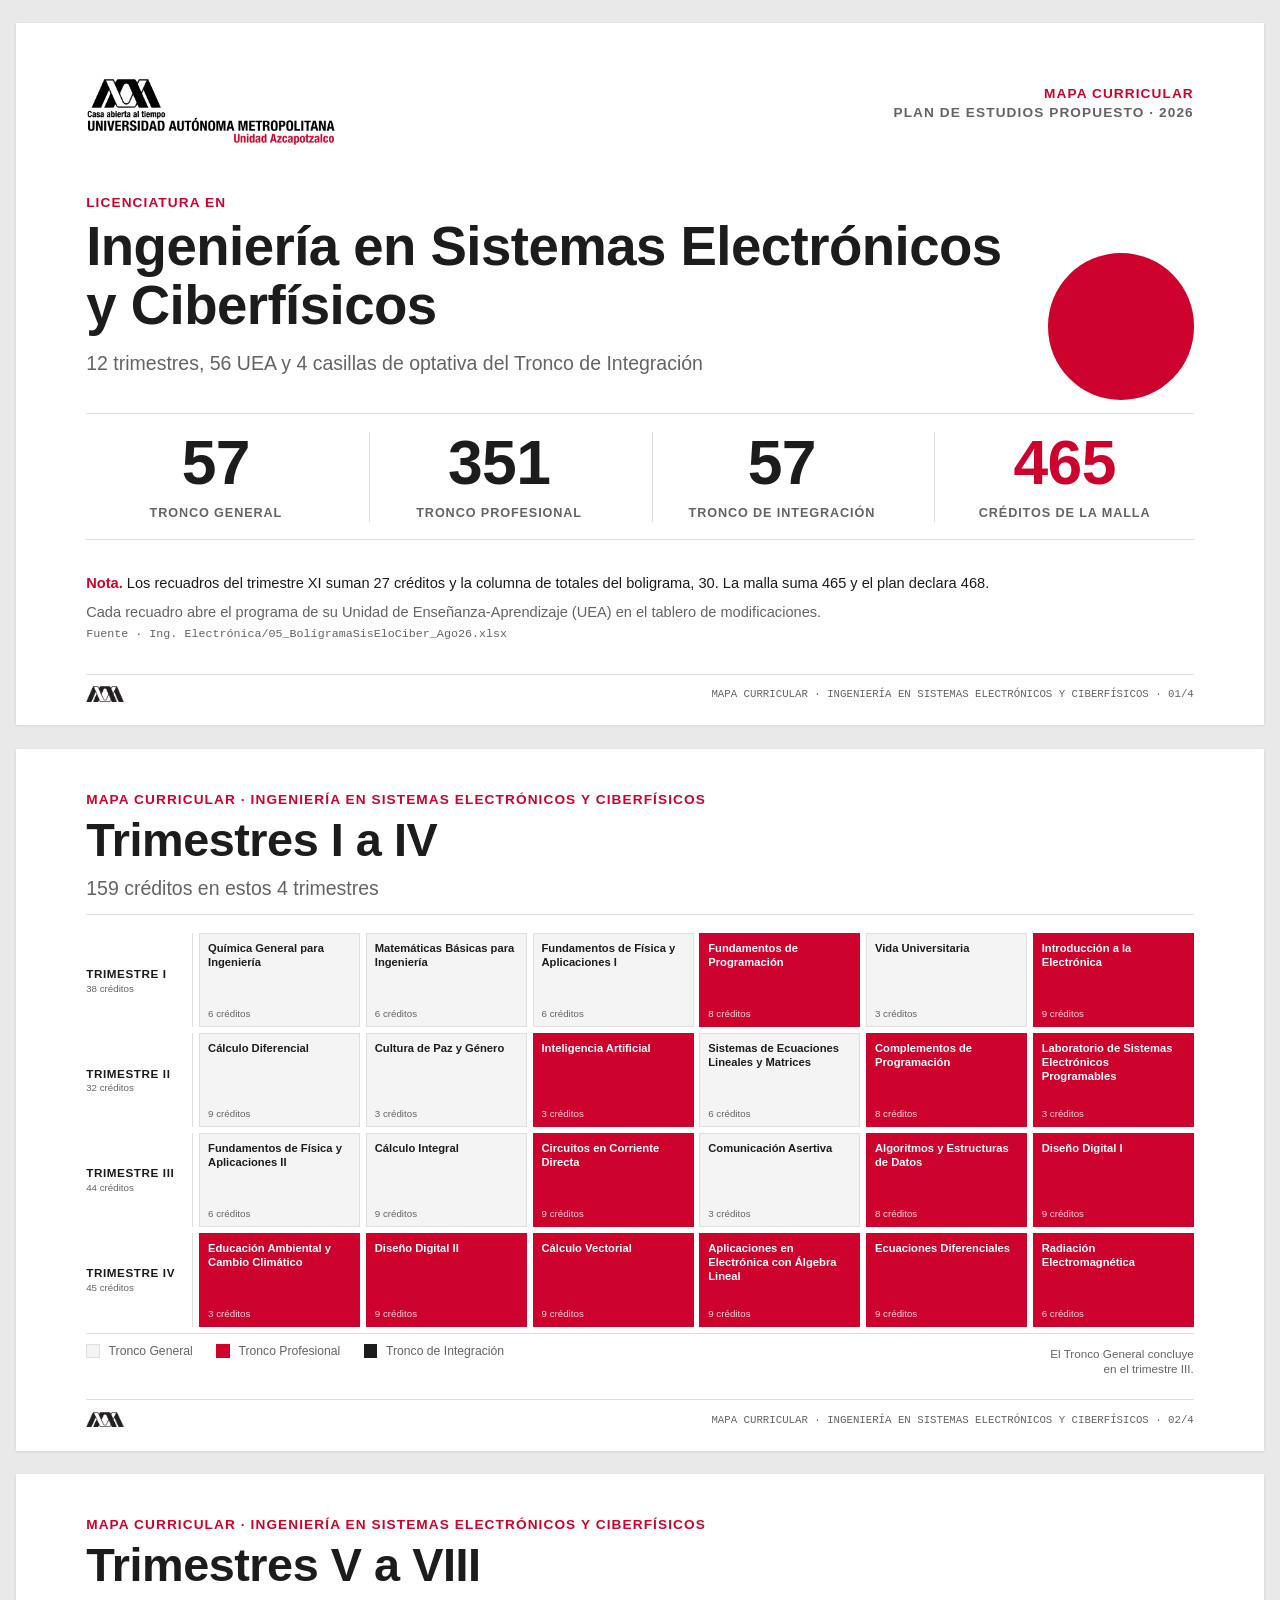
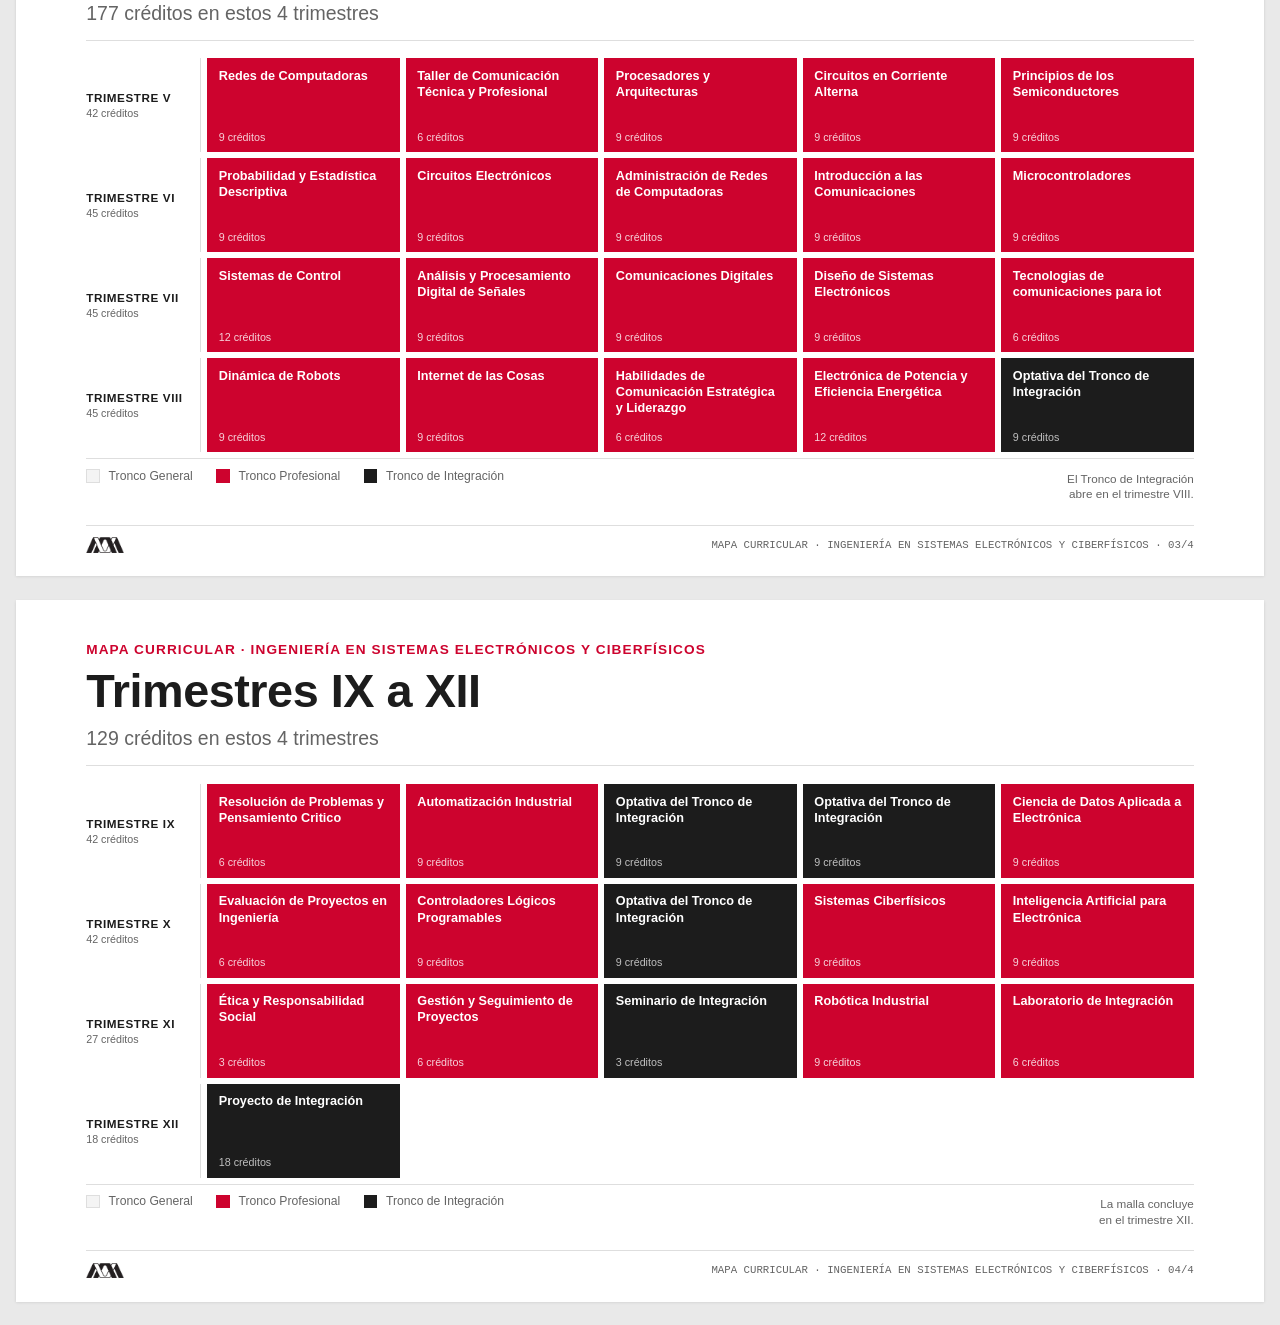
<file: mallas/elo.html>
<!doctype html>
<html lang="es">
<head>
<meta charset="utf-8">
<meta name="viewport" content="width=device-width, initial-scale=1">
<title>Mapa curricular &middot; Ingenier&iacute;a en Sistemas Electr&oacute;nicos y Ciberf&iacute;sicos</title>
<link rel="stylesheet" href="recursos/style.css?v=eb22b17e">
<link rel="stylesheet" href="recursos/malla.css?v=33eee8fa">
<link rel="stylesheet" href="recursos/movil.css?v=af0bb005">
</head>
<body>
<div class="mm-pagina"><p class="mm-kicker">Malla curricular &middot; plan propuesto</p><h1>Ingenier&iacute;a en Sistemas Electr&oacute;nicos y Ciberf&iacute;sicos</h1><p class="mm-ayuda">Toca una UEA para abrir su programa. Las casillas de optativa llevan a la lista de optativas.</p><p class="mm-pdf"><a href="elo.pdf" download="malla-elo.pdf">Descargar PDF</a></p><div class="mm" data-lic="elo"><div class="mm-resumen"><p class="mm-total"><span>465</span> cr&eacute;ditos en 12 trimestres</p><div class="mm-barra" aria-hidden="true"><span class="mm-seg t-general" style="flex:57"></span><span class="mm-seg t-profesional" style="flex:351"></span><span class="mm-seg t-integracion" style="flex:57"></span></div><ul class="mm-leyenda"><li><span class="mm-marca t-general"></span><span>Tronco General</span><span class="mm-num">57</span></li><li><span class="mm-marca t-profesional"></span><span>Tronco Profesional</span><span class="mm-num">351</span></li><li><span class="mm-marca t-integracion"></span><span>Tronco de Integraci&oacute;n</span><span class="mm-num">57</span></li></ul></div><nav class="mm-nav" aria-label="Trimestres"><button type="button" data-t="1" aria-label="Trimestre I">I</button><button type="button" data-t="2" aria-label="Trimestre II">II</button><button type="button" data-t="3" aria-label="Trimestre III">III</button><button type="button" data-t="4" aria-label="Trimestre IV">IV</button><button type="button" data-t="5" aria-label="Trimestre V">V</button><button type="button" data-t="6" aria-label="Trimestre VI">VI</button><button type="button" data-t="7" aria-label="Trimestre VII">VII</button><button type="button" data-t="8" aria-label="Trimestre VIII">VIII</button><button type="button" data-t="9" aria-label="Trimestre IX">IX</button><button type="button" data-t="10" aria-label="Trimestre X">X</button><button type="button" data-t="11" aria-label="Trimestre XI">XI</button><button type="button" data-t="12" aria-label="Trimestre XII">XII</button></nav><section class="mm-trim" id="mm-elo-t1" data-t="1"><h2><span class="mm-chip">I</span><span class="mm-trim-tit">Trimestre I</span><span class="mm-trim-cr">38 cr&eacute;ditos</span></h2><ol class="mm-lista"><li><a class="mm-uea" href="../index.html#/uea/elo/1114055" target="_top"><span class="mm-marca t-general"></span><span class="mm-txt"><span class="mm-nombre">Qu&iacute;mica General para Ingenier&iacute;a</span><span class="mm-meta">Tronco General &middot; 6 cr&eacute;ditos</span></span><span class="mm-ir" aria-hidden="true">&rsaquo;</span></a></li><li><a class="mm-uea" href="../index.html#/uea/elo/1114054" target="_top"><span class="mm-marca t-general"></span><span class="mm-txt"><span class="mm-nombre">Matem&aacute;ticas B&aacute;sicas para Ingenier&iacute;a</span><span class="mm-meta">Tronco General &middot; 6 cr&eacute;ditos</span></span><span class="mm-ir" aria-hidden="true">&rsaquo;</span></a></li><li><a class="mm-uea" href="../index.html#/uea/elo/1114052" target="_top"><span class="mm-marca t-general"></span><span class="mm-txt"><span class="mm-nombre">Fundamentos de F&iacute;sica y Aplicaciones&nbsp;I</span><span class="mm-meta">Tronco General &middot; 6 cr&eacute;ditos</span></span><span class="mm-ir" aria-hidden="true">&rsaquo;</span></a></li><li><a class="mm-uea" href="../index.html#/uea/elo/1150072" target="_top"><span class="mm-marca t-profesional"></span><span class="mm-txt"><span class="mm-nombre">Fundamentos de Programaci&oacute;n</span><span class="mm-meta">Tronco Profesional &middot; 8 cr&eacute;ditos</span></span><span class="mm-ir" aria-hidden="true">&rsaquo;</span></a></li><li><a class="mm-uea" href="../index.html#/uea/elo/1100215" target="_top"><span class="mm-marca t-general"></span><span class="mm-txt"><span class="mm-nombre">Vida Universitaria</span><span class="mm-meta">Tronco General &middot; 3 cr&eacute;ditos</span></span><span class="mm-ir" aria-hidden="true">&rsaquo;</span></a></li><li><a class="mm-uea" href="../index.html#/uea/elo/1125033" target="_top"><span class="mm-marca t-profesional"></span><span class="mm-txt"><span class="mm-nombre">Introducci&oacute;n a la Electr&oacute;nica</span><span class="mm-meta">Tronco Profesional &middot; 9 cr&eacute;ditos</span></span><span class="mm-ir" aria-hidden="true">&rsaquo;</span></a></li></ol></section><section class="mm-trim" id="mm-elo-t2" data-t="2"><h2><span class="mm-chip">II</span><span class="mm-trim-tit">Trimestre II</span><span class="mm-trim-cr">32 cr&eacute;ditos</span></h2><ol class="mm-lista"><li><a class="mm-uea" href="../index.html#/uea/elo/1114048" target="_top"><span class="mm-marca t-general"></span><span class="mm-txt"><span class="mm-nombre">C&aacute;lculo Diferencial</span><span class="mm-meta">Tronco General &middot; 9 cr&eacute;ditos</span></span><span class="mm-ir" aria-hidden="true">&rsaquo;</span></a></li><li><a class="mm-uea" href="../index.html#/uea/elo/1100212" target="_top"><span class="mm-marca t-general"></span><span class="mm-txt"><span class="mm-nombre">Cultura de Paz y G&eacute;nero</span><span class="mm-meta">Tronco General &middot; 3 cr&eacute;ditos</span></span><span class="mm-ir" aria-hidden="true">&rsaquo;</span></a></li><li><a class="mm-uea" href="../index.html#/uea/elo/1100213" target="_top"><span class="mm-marca t-profesional"></span><span class="mm-txt"><span class="mm-nombre">Inteligencia Artificial</span><span class="mm-meta">Tronco Profesional &middot; 3 cr&eacute;ditos</span></span><span class="mm-ir" aria-hidden="true">&rsaquo;</span></a></li><li><a class="mm-uea" href="../index.html#/uea/elo/1114056" target="_top"><span class="mm-marca t-general"></span><span class="mm-txt"><span class="mm-nombre">Sistemas de Ecuaciones Lineales y Matrices</span><span class="mm-meta">Tronco General &middot; 6 cr&eacute;ditos</span></span><span class="mm-ir" aria-hidden="true">&rsaquo;</span></a></li><li><a class="mm-uea" href="../index.html#/uea/elo/1150064" target="_top"><span class="mm-marca t-profesional"></span><span class="mm-txt"><span class="mm-nombre">Complementos de Programaci&oacute;n</span><span class="mm-meta">Tronco Profesional &middot; 8 cr&eacute;ditos</span></span><span class="mm-ir" aria-hidden="true">&rsaquo;</span></a></li><li><a class="mm-uea" href="../index.html#/uea/elo/1125036" target="_top"><span class="mm-marca t-profesional"></span><span class="mm-txt"><span class="mm-nombre">Laboratorio de Sistemas Electr&oacute;nicos Programables</span><span class="mm-meta">Tronco Profesional &middot; 3 cr&eacute;ditos</span></span><span class="mm-ir" aria-hidden="true">&rsaquo;</span></a></li></ol></section><section class="mm-trim" id="mm-elo-t3" data-t="3"><h2><span class="mm-chip">III</span><span class="mm-trim-tit">Trimestre III</span><span class="mm-trim-cr">44 cr&eacute;ditos</span></h2><ol class="mm-lista"><li><a class="mm-uea" href="../index.html#/uea/elo/1114053" target="_top"><span class="mm-marca t-general"></span><span class="mm-txt"><span class="mm-nombre">Fundamentos de F&iacute;sica y Aplicaciones&nbsp;II</span><span class="mm-meta">Tronco General &middot; 6 cr&eacute;ditos</span></span><span class="mm-ir" aria-hidden="true">&rsaquo;</span></a></li><li><a class="mm-uea" href="../index.html#/uea/elo/1114049" target="_top"><span class="mm-marca t-general"></span><span class="mm-txt"><span class="mm-nombre">C&aacute;lculo Integral</span><span class="mm-meta">Tronco General &middot; 9 cr&eacute;ditos</span></span><span class="mm-ir" aria-hidden="true">&rsaquo;</span></a></li><li><a class="mm-uea" href="../index.html#/uea/elo/1125023" target="_top"><span class="mm-marca t-profesional"></span><span class="mm-txt"><span class="mm-nombre">Circuitos en Corriente Directa</span><span class="mm-meta">Tronco Profesional &middot; 9 cr&eacute;ditos</span></span><span class="mm-ir" aria-hidden="true">&rsaquo;</span></a></li><li><a class="mm-uea" href="../index.html#/uea/elo/1100211" target="_top"><span class="mm-marca t-general"></span><span class="mm-txt"><span class="mm-nombre">Comunicaci&oacute;n Asertiva</span><span class="mm-meta">Tronco General &middot; 3 cr&eacute;ditos</span></span><span class="mm-ir" aria-hidden="true">&rsaquo;</span></a></li><li><a class="mm-uea" href="../index.html#/uea/elo/1150058" target="_top"><span class="mm-marca t-profesional"></span><span class="mm-txt"><span class="mm-nombre">Algoritmos y Estructuras de Datos</span><span class="mm-meta">Tronco Profesional &middot; 8 cr&eacute;ditos</span></span><span class="mm-ir" aria-hidden="true">&rsaquo;</span></a></li><li><a class="mm-uea" href="../index.html#/uea/elo/1125028" target="_top"><span class="mm-marca t-profesional"></span><span class="mm-txt"><span class="mm-nombre">Dise&ntilde;o Digital&nbsp;I</span><span class="mm-meta">Tronco Profesional &middot; 9 cr&eacute;ditos</span></span><span class="mm-ir" aria-hidden="true">&rsaquo;</span></a></li></ol></section><section class="mm-trim" id="mm-elo-t4" data-t="4"><h2><span class="mm-chip">IV</span><span class="mm-trim-tit">Trimestre IV</span><span class="mm-trim-cr">45 cr&eacute;ditos</span></h2><ol class="mm-lista"><li><a class="mm-uea" href="../index.html#/uea/elo/1130074" target="_top"><span class="mm-marca t-profesional"></span><span class="mm-txt"><span class="mm-nombre">Educaci&oacute;n Ambiental y Cambio Clim&aacute;tico</span><span class="mm-meta">Tronco Profesional &middot; 3 cr&eacute;ditos</span></span><span class="mm-ir" aria-hidden="true">&rsaquo;</span></a></li><li><a class="mm-uea" href="../index.html#/uea/elo/1125029" target="_top"><span class="mm-marca t-profesional"></span><span class="mm-txt"><span class="mm-nombre">Dise&ntilde;o Digital&nbsp;II</span><span class="mm-meta">Tronco Profesional &middot; 9 cr&eacute;ditos</span></span><span class="mm-ir" aria-hidden="true">&rsaquo;</span></a></li><li><a class="mm-uea" href="../index.html#/uea/elo/1125019" target="_top"><span class="mm-marca t-profesional"></span><span class="mm-txt"><span class="mm-nombre">C&aacute;lculo Vectorial</span><span class="mm-meta">Tronco Profesional &middot; 9 cr&eacute;ditos</span></span><span class="mm-ir" aria-hidden="true">&rsaquo;</span></a></li><li><a class="mm-uea" href="../index.html#/uea/elo/1125016" target="_top"><span class="mm-marca t-profesional"></span><span class="mm-txt"><span class="mm-nombre">Aplicaciones en Electr&oacute;nica con &Aacute;lgebra Lineal</span><span class="mm-meta">Tronco Profesional &middot; 9 cr&eacute;ditos</span></span><span class="mm-ir" aria-hidden="true">&rsaquo;</span></a></li><li><a class="mm-uea" href="../index.html#/uea/elo/1114022" target="_top"><span class="mm-marca t-profesional"></span><span class="mm-txt"><span class="mm-nombre">Ecuaciones Diferenciales</span><span class="mm-meta">Tronco Profesional &middot; 9 cr&eacute;ditos</span></span><span class="mm-ir" aria-hidden="true">&rsaquo;</span></a></li><li><a class="mm-uea" href="../index.html#/uea/elo/1125041" target="_top"><span class="mm-marca t-profesional"></span><span class="mm-txt"><span class="mm-nombre">Radiaci&oacute;n Electromagn&eacute;tica</span><span class="mm-meta">Tronco Profesional &middot; 6 cr&eacute;ditos</span></span><span class="mm-ir" aria-hidden="true">&rsaquo;</span></a></li></ol></section><section class="mm-trim" id="mm-elo-t5" data-t="5"><h2><span class="mm-chip">V</span><span class="mm-trim-tit">Trimestre V</span><span class="mm-trim-cr">42 cr&eacute;ditos</span></h2><ol class="mm-lista"><li><a class="mm-uea" href="../index.html#/uea/elo/1125042" target="_top"><span class="mm-marca t-profesional"></span><span class="mm-txt"><span class="mm-nombre">Redes de Computadoras</span><span class="mm-meta">Tronco Profesional &middot; 9 cr&eacute;ditos</span></span><span class="mm-ir" aria-hidden="true">&rsaquo;</span></a></li><li><a class="mm-uea" href="../index.html#/uea/elo/1150049" target="_top"><span class="mm-marca t-profesional"></span><span class="mm-txt"><span class="mm-nombre">Taller de Comunicaci&oacute;n T&eacute;cnica y Profesional</span><span class="mm-meta">Tronco Profesional &middot; 6 cr&eacute;ditos</span></span><span class="mm-ir" aria-hidden="true">&rsaquo;</span></a></li><li><a class="mm-uea" href="../index.html#/uea/elo/1125039" target="_top"><span class="mm-marca t-profesional"></span><span class="mm-txt"><span class="mm-nombre">Procesadores y Arquitecturas</span><span class="mm-meta">Tronco Profesional &middot; 9 cr&eacute;ditos</span></span><span class="mm-ir" aria-hidden="true">&rsaquo;</span></a></li><li><a class="mm-uea" href="../index.html#/uea/elo/1125022" target="_top"><span class="mm-marca t-profesional"></span><span class="mm-txt"><span class="mm-nombre">Circuitos en Corriente Alterna</span><span class="mm-meta">Tronco Profesional &middot; 9 cr&eacute;ditos</span></span><span class="mm-ir" aria-hidden="true">&rsaquo;</span></a></li><li><a class="mm-uea" href="../index.html#/uea/elo/1125038" target="_top"><span class="mm-marca t-profesional"></span><span class="mm-txt"><span class="mm-nombre">Principios de los Semiconductores</span><span class="mm-meta">Tronco Profesional &middot; 9 cr&eacute;ditos</span></span><span class="mm-ir" aria-hidden="true">&rsaquo;</span></a></li></ol></section><section class="mm-trim" id="mm-elo-t6" data-t="6"><h2><span class="mm-chip">VI</span><span class="mm-trim-tit">Trimestre VI</span><span class="mm-trim-cr">45 cr&eacute;ditos</span></h2><ol class="mm-lista"><li><a class="mm-uea" href="../index.html#/uea/elo/1150040" target="_top"><span class="mm-marca t-profesional"></span><span class="mm-txt"><span class="mm-nombre">Probabilidad y Estad&iacute;stica Descriptiva</span><span class="mm-meta">Tronco Profesional &middot; 9 cr&eacute;ditos</span></span><span class="mm-ir" aria-hidden="true">&rsaquo;</span></a></li><li><a class="mm-uea" href="../index.html#/uea/elo/1125021" target="_top"><span class="mm-marca t-profesional"></span><span class="mm-txt"><span class="mm-nombre">Circuitos Electr&oacute;nicos</span><span class="mm-meta">Tronco Profesional &middot; 9 cr&eacute;ditos</span></span><span class="mm-ir" aria-hidden="true">&rsaquo;</span></a></li><li><a class="mm-uea" href="../index.html#/uea/elo/1125014" target="_top"><span class="mm-marca t-profesional"></span><span class="mm-txt"><span class="mm-nombre">Administraci&oacute;n de Redes de Computadoras</span><span class="mm-meta">Tronco Profesional &middot; 9 cr&eacute;ditos</span></span><span class="mm-ir" aria-hidden="true">&rsaquo;</span></a></li><li><a class="mm-uea" href="../index.html#/uea/elo/1125034" target="_top"><span class="mm-marca t-profesional"></span><span class="mm-txt"><span class="mm-nombre">Introducci&oacute;n a las Comunicaciones</span><span class="mm-meta">Tronco Profesional &middot; 9 cr&eacute;ditos</span></span><span class="mm-ir" aria-hidden="true">&rsaquo;</span></a></li><li><a class="mm-uea" href="../index.html#/uea/elo/1125037" target="_top"><span class="mm-marca t-profesional"></span><span class="mm-txt"><span class="mm-nombre">Microcontroladores</span><span class="mm-meta">Tronco Profesional &middot; 9 cr&eacute;ditos</span></span><span class="mm-ir" aria-hidden="true">&rsaquo;</span></a></li></ol></section><section class="mm-trim" id="mm-elo-t7" data-t="7"><h2><span class="mm-chip">VII</span><span class="mm-trim-tit">Trimestre VII</span><span class="mm-trim-cr">45 cr&eacute;ditos</span></h2><ol class="mm-lista"><li><a class="mm-uea" href="../index.html#/uea/elo/1125045" target="_top"><span class="mm-marca t-profesional"></span><span class="mm-txt"><span class="mm-nombre">Sistemas de Control</span><span class="mm-meta">Tronco Profesional &middot; 12 cr&eacute;ditos</span></span><span class="mm-ir" aria-hidden="true">&rsaquo;</span></a></li><li><a class="mm-uea" href="../index.html#/uea/elo/1125015" target="_top"><span class="mm-marca t-profesional"></span><span class="mm-txt"><span class="mm-nombre">An&aacute;lisis y Procesamiento Digital de Se&ntilde;ales</span><span class="mm-meta">Tronco Profesional &middot; 9 cr&eacute;ditos</span></span><span class="mm-ir" aria-hidden="true">&rsaquo;</span></a></li><li><a class="mm-uea" href="../index.html#/uea/elo/1125024" target="_top"><span class="mm-marca t-profesional"></span><span class="mm-txt"><span class="mm-nombre">Comunicaciones Digitales</span><span class="mm-meta">Tronco Profesional &middot; 9 cr&eacute;ditos</span></span><span class="mm-ir" aria-hidden="true">&rsaquo;</span></a></li><li><a class="mm-uea" href="../index.html#/uea/elo/1125027" target="_top"><span class="mm-marca t-profesional"></span><span class="mm-txt"><span class="mm-nombre">Dise&ntilde;o de Sistemas Electr&oacute;nicos</span><span class="mm-meta">Tronco Profesional &middot; 9 cr&eacute;ditos</span></span><span class="mm-ir" aria-hidden="true">&rsaquo;</span></a></li><li><a class="mm-uea" href="../index.html#/uea/elo/1125046" target="_top"><span class="mm-marca t-profesional"></span><span class="mm-txt"><span class="mm-nombre">Tecnologias de comunicaciones para iot</span><span class="mm-meta">Tronco Profesional &middot; 6 cr&eacute;ditos</span></span><span class="mm-ir" aria-hidden="true">&rsaquo;</span></a></li></ol></section><section class="mm-trim" id="mm-elo-t8" data-t="8"><h2><span class="mm-chip">VIII</span><span class="mm-trim-tit">Trimestre VIII</span><span class="mm-trim-cr">45 cr&eacute;ditos</span></h2><ol class="mm-lista"><li><a class="mm-uea" href="../index.html#/uea/elo/1125026" target="_top"><span class="mm-marca t-profesional"></span><span class="mm-txt"><span class="mm-nombre">Din&aacute;mica de Robots</span><span class="mm-meta">Tronco Profesional &middot; 9 cr&eacute;ditos</span></span><span class="mm-ir" aria-hidden="true">&rsaquo;</span></a></li><li><a class="mm-uea" href="../index.html#/uea/elo/1125032" target="_top"><span class="mm-marca t-profesional"></span><span class="mm-txt"><span class="mm-nombre">Internet de las Cosas</span><span class="mm-meta">Tronco Profesional &middot; 9 cr&eacute;ditos</span></span><span class="mm-ir" aria-hidden="true">&rsaquo;</span></a></li><li><a class="mm-uea" href="../index.html#/uea/elo/1150033" target="_top"><span class="mm-marca t-profesional"></span><span class="mm-txt"><span class="mm-nombre">Habilidades de Comunicaci&oacute;n Estrat&eacute;gica y Liderazgo</span><span class="mm-meta">Tronco Profesional &middot; 6 cr&eacute;ditos</span></span><span class="mm-ir" aria-hidden="true">&rsaquo;</span></a></li><li><a class="mm-uea" href="../index.html#/uea/elo/1125030" target="_top"><span class="mm-marca t-profesional"></span><span class="mm-txt"><span class="mm-nombre">Electr&oacute;nica de Potencia y Eficiencia Energ&eacute;tica</span><span class="mm-meta">Tronco Profesional &middot; 12 cr&eacute;ditos</span></span><span class="mm-ir" aria-hidden="true">&rsaquo;</span></a></li><li><a class="mm-uea" href="../index.html#/lic/elo/optativas" target="_top"><span class="mm-marca t-integracion"></span><span class="mm-txt"><span class="mm-nombre">Optativa del Tronco de Integraci&oacute;n</span><span class="mm-meta">Tronco de Integraci&oacute;n &middot; 9 cr&eacute;ditos</span></span><span class="mm-ir" aria-hidden="true">&rsaquo;</span></a></li></ol></section><section class="mm-trim" id="mm-elo-t9" data-t="9"><h2><span class="mm-chip">IX</span><span class="mm-trim-tit">Trimestre IX</span><span class="mm-trim-cr">42 cr&eacute;ditos</span></h2><ol class="mm-lista"><li><a class="mm-uea" href="../index.html#/uea/elo/1150044" target="_top"><span class="mm-marca t-profesional"></span><span class="mm-txt"><span class="mm-nombre">Resoluci&oacute;n de Problemas y Pensamiento Critico</span><span class="mm-meta">Tronco Profesional &middot; 6 cr&eacute;ditos</span></span><span class="mm-ir" aria-hidden="true">&rsaquo;</span></a></li><li><a class="mm-uea" href="../index.html#/uea/elo/1125017" target="_top"><span class="mm-marca t-profesional"></span><span class="mm-txt"><span class="mm-nombre">Automatizaci&oacute;n Industrial</span><span class="mm-meta">Tronco Profesional &middot; 9 cr&eacute;ditos</span></span><span class="mm-ir" aria-hidden="true">&rsaquo;</span></a></li><li><a class="mm-uea" href="../index.html#/lic/elo/optativas" target="_top"><span class="mm-marca t-integracion"></span><span class="mm-txt"><span class="mm-nombre">Optativa del Tronco de Integraci&oacute;n</span><span class="mm-meta">Tronco de Integraci&oacute;n &middot; 9 cr&eacute;ditos</span></span><span class="mm-ir" aria-hidden="true">&rsaquo;</span></a></li><li><a class="mm-uea" href="../index.html#/lic/elo/optativas" target="_top"><span class="mm-marca t-integracion"></span><span class="mm-txt"><span class="mm-nombre">Optativa del Tronco de Integraci&oacute;n</span><span class="mm-meta">Tronco de Integraci&oacute;n &middot; 9 cr&eacute;ditos</span></span><span class="mm-ir" aria-hidden="true">&rsaquo;</span></a></li><li><a class="mm-uea" href="../index.html#/uea/elo/1125020" target="_top"><span class="mm-marca t-profesional"></span><span class="mm-txt"><span class="mm-nombre">Ciencia de Datos Aplicada a Electr&oacute;nica</span><span class="mm-meta">Tronco Profesional &middot; 9 cr&eacute;ditos</span></span><span class="mm-ir" aria-hidden="true">&rsaquo;</span></a></li></ol></section><section class="mm-trim" id="mm-elo-t10" data-t="10"><h2><span class="mm-chip">X</span><span class="mm-trim-tit">Trimestre X</span><span class="mm-trim-cr">42 cr&eacute;ditos</span></h2><ol class="mm-lista"><li><a class="mm-uea" href="../index.html#/uea/elo/1150031" target="_top"><span class="mm-marca t-profesional"></span><span class="mm-txt"><span class="mm-nombre">Evaluaci&oacute;n de Proyectos en Ingenier&iacute;a</span><span class="mm-meta">Tronco Profesional &middot; 6 cr&eacute;ditos</span></span><span class="mm-ir" aria-hidden="true">&rsaquo;</span></a></li><li><a class="mm-uea" href="../index.html#/uea/elo/1125025" target="_top"><span class="mm-marca t-profesional"></span><span class="mm-txt"><span class="mm-nombre">Controladores L&oacute;gicos Programables</span><span class="mm-meta">Tronco Profesional &middot; 9 cr&eacute;ditos</span></span><span class="mm-ir" aria-hidden="true">&rsaquo;</span></a></li><li><a class="mm-uea" href="../index.html#/lic/elo/optativas" target="_top"><span class="mm-marca t-integracion"></span><span class="mm-txt"><span class="mm-nombre">Optativa del Tronco de Integraci&oacute;n</span><span class="mm-meta">Tronco de Integraci&oacute;n &middot; 9 cr&eacute;ditos</span></span><span class="mm-ir" aria-hidden="true">&rsaquo;</span></a></li><li><a class="mm-uea" href="../index.html#/uea/elo/1125044" target="_top"><span class="mm-marca t-profesional"></span><span class="mm-txt"><span class="mm-nombre">Sistemas Ciberf&iacute;sicos</span><span class="mm-meta">Tronco Profesional &middot; 9 cr&eacute;ditos</span></span><span class="mm-ir" aria-hidden="true">&rsaquo;</span></a></li><li><a class="mm-uea" href="../index.html#/uea/elo/1125031" target="_top"><span class="mm-marca t-profesional"></span><span class="mm-txt"><span class="mm-nombre">Inteligencia Artificial para Electr&oacute;nica</span><span class="mm-meta">Tronco Profesional &middot; 9 cr&eacute;ditos</span></span><span class="mm-ir" aria-hidden="true">&rsaquo;</span></a></li></ol></section><section class="mm-trim" id="mm-elo-t11" data-t="11"><h2><span class="mm-chip">XI</span><span class="mm-trim-tit">Trimestre XI</span><span class="mm-trim-cr">27 cr&eacute;ditos</span></h2><ol class="mm-lista"><li><a class="mm-uea" href="../index.html#/uea/elo/1100201" target="_top"><span class="mm-marca t-profesional"></span><span class="mm-txt"><span class="mm-nombre">&Eacute;tica y Responsabilidad Social</span><span class="mm-meta">Tronco Profesional &middot; 3 cr&eacute;ditos</span></span><span class="mm-ir" aria-hidden="true">&rsaquo;</span></a></li><li><a class="mm-uea" href="../index.html#/uea/elo/1150032" target="_top"><span class="mm-marca t-profesional"></span><span class="mm-txt"><span class="mm-nombre">Gesti&oacute;n y Seguimiento de Proyectos</span><span class="mm-meta">Tronco Profesional &middot; 6 cr&eacute;ditos</span></span><span class="mm-ir" aria-hidden="true">&rsaquo;</span></a></li><li><a class="mm-uea" href="../index.html#/uea/elo/1125043" target="_top"><span class="mm-marca t-integracion"></span><span class="mm-txt"><span class="mm-nombre">Seminario de Integraci&oacute;n</span><span class="mm-meta">Tronco de Integraci&oacute;n &middot; 3 cr&eacute;ditos</span></span><span class="mm-ir" aria-hidden="true">&rsaquo;</span></a></li><li><a class="mm-uea" href="../index.html#/uea/elo/1125018" target="_top"><span class="mm-marca t-profesional"></span><span class="mm-txt"><span class="mm-nombre">Rob&oacute;tica Industrial</span><span class="mm-meta">Tronco Profesional &middot; 9 cr&eacute;ditos</span></span><span class="mm-ir" aria-hidden="true">&rsaquo;</span></a></li><li><a class="mm-uea" href="../index.html#/uea/elo/1125035" target="_top"><span class="mm-marca t-profesional"></span><span class="mm-txt"><span class="mm-nombre">Laboratorio de Integraci&oacute;n</span><span class="mm-meta">Tronco Profesional &middot; 6 cr&eacute;ditos</span></span><span class="mm-ir" aria-hidden="true">&rsaquo;</span></a></li></ol></section><section class="mm-trim" id="mm-elo-t12" data-t="12"><h2><span class="mm-chip">XII</span><span class="mm-trim-tit">Trimestre XII</span><span class="mm-trim-cr">18 cr&eacute;ditos</span></h2><ol class="mm-lista"><li><a class="mm-uea" href="../index.html#/uea/elo/1125040" target="_top"><span class="mm-marca t-integracion"></span><span class="mm-txt"><span class="mm-nombre">Proyecto de Integraci&oacute;n</span><span class="mm-meta">Tronco de Integraci&oacute;n &middot; 18 cr&eacute;ditos</span></span><span class="mm-ir" aria-hidden="true">&rsaquo;</span></a></li></ol></section><p class="mm-nota"><strong>Nota.</strong> Los recuadros del trimestre XI suman 27 cr&eacute;ditos y la columna de totales del boligrama, 30. La malla suma 465 y el plan declara 468.</p><p class="mm-fuente">Fuente &middot; Ing. Electr&oacute;nica/05_BoligramaSisEloCiber_Ago26.xlsx</p></div></div>
<section class="slide" id="s1">

<div style="position:absolute; left:72px; top:56px;">
  <img src="recursos/logo_cover_web.png" style="width:256px;" alt="UAM"></div>
<div style="position:absolute; right:72px; top:64px; text-align:right;">
  <p class="kicker" style="margin:0;">MAPA CURRICULAR</p>
  <p class="kicker muted" style="margin:4px 0 0 0; letter-spacing:0.08em;">
    PLAN DE ESTUDIOS PROPUESTO &middot; 2026</p>
</div>
<div style="position:absolute; left:72px; right:260px; top:176px;">
  <p class="kicker">LICENCIATURA EN</p>
  <h1 class="title" style="font-size:56px; line-height:60px;">Ingenier&iacute;a en Sistemas Electr&oacute;nicos y Ciberf&iacute;sicos</h1>
  <p class="subtitle" style="margin-top:16px;">12 trimestres, 56 UEA y 4 casillas de optativa del Tronco de Integraci&oacute;n</p>
</div>
<div style="position:absolute; right:72px; top:236px;">
  <div style="width:150px; height:150px; border-radius:50%; background:var(--uamred);"></div></div>
<div style="position:absolute; left:72px; right:72px; top:400px;">
  <div class="datorow" style="display:grid; grid-template-columns:repeat(4, 1fr); gap:24px;">
    <div class="dato"><div class="num">57</div><div class="label">Tronco General</div></div>
    <div class="dato"><div class="num">351</div><div class="label">Tronco Profesional</div></div>
    <div class="dato"><div class="num">57</div><div class="label">Tronco de Integraci&oacute;n</div></div>
    <div class="dato"><div class="num accent">465</div><div class="label">Cr&eacute;ditos de la malla</div></div>
  </div>
</div>
<div style="position:absolute; left:72px; right:72px; bottom:84px;">
  <p style="font-size:15px; line-height:21px; color:var(--uamblue); margin:0 0 8px 0;"><span style="color:var(--uamred); font-weight:700;">Nota.</span> Los recuadros del trimestre XI suman 27 cr&eacute;ditos y la columna de totales del boligrama, 30. La malla suma 465 y el plan declara 468.</p>
  <p style="font-size:15px; line-height:21px; color:var(--uamgray); margin:0;">
    Cada recuadro abre el programa de su Unidad de Ense&ntilde;anza-Aprendizaje (UEA)
    en el tablero de modificaciones.</p>
  <p class="mono" style="font-size:12px; line-height:18px; color:var(--uamgray); margin:4px 0 0 0;">
    Fuente &middot; Ing. Electr&oacute;nica/05_BoligramaSisEloCiber_Ago26.xlsx</p>
</div>
<div class="footer-rule"></div>
<div class="footer">
  <img src="recursos/logo_footer_web.png" alt="UAM">
  <span class="folio">MAPA CURRICULAR &middot; INGENIER&Iacute;A EN SISTEMAS ELECTR&Oacute;NICOS Y CIBERF&Iacute;SICOS &middot; 01/4</span>
</div>
</section>
<section class="slide" id="s2">
<div class="slide-body"><div class="hd">
  <p class="kicker">MAPA CURRICULAR &middot; INGENIER&Iacute;A EN SISTEMAS ELECTR&Oacute;NICOS Y CIBERF&Iacute;SICOS</p>
  <h1 class="title">Trimestres I a IV</h1>
  <p class="subtitle">159 cr&eacute;ditos en estos 4 trimestres</p>
  <div class="hd-rule"></div>
</div><div class="content"><div style="height:100%; display:flex; flex-direction:column; gap:6px;"><div style="display:grid; grid-template-columns:110px repeat(6, 1fr); gap:6px; flex:1; min-height:0;"><div style="display:flex; flex-direction:column; justify-content:center; border-right:1px solid var(--hairline); padding-right:10px;"><span style="font-size:12px; font-weight:700; letter-spacing:.05em; white-space:nowrap; color:var(--uamblue);">TRIMESTRE I</span><span style="font-size:10px; color:var(--uamgray); margin-top:3px;">38 cr&eacute;ditos</span></div><a class="celda t-general" href="../index.html#/uea/elo/1114055" target="_top" title="Abrir el programa de Qu&iacute;mica General para Ingenier&iacute;a" style="background:var(--uamlightgray); color:var(--uamblue); box-shadow: inset 0 0 0 1px var(--hairline); padding:8px 9px; display:flex; flex-direction:column; justify-content:space-between; min-height:0; overflow:hidden; text-decoration:none;"><span style="font-size:11.5px; line-height:14.5px; font-weight:700;">Qu&iacute;mica General para Ingenier&iacute;a</span><span style="font-size:10px; color:var(--uamgray); margin-top:5px;">6 cr&eacute;ditos</span></a><a class="celda t-general" href="../index.html#/uea/elo/1114054" target="_top" title="Abrir el programa de Matem&aacute;ticas B&aacute;sicas para Ingenier&iacute;a" style="background:var(--uamlightgray); color:var(--uamblue); box-shadow: inset 0 0 0 1px var(--hairline); padding:8px 9px; display:flex; flex-direction:column; justify-content:space-between; min-height:0; overflow:hidden; text-decoration:none;"><span style="font-size:11.5px; line-height:14.5px; font-weight:700;">Matem&aacute;ticas B&aacute;sicas para Ingenier&iacute;a</span><span style="font-size:10px; color:var(--uamgray); margin-top:5px;">6 cr&eacute;ditos</span></a><a class="celda t-general" href="../index.html#/uea/elo/1114052" target="_top" title="Abrir el programa de Fundamentos de F&iacute;sica y Aplicaciones I" style="background:var(--uamlightgray); color:var(--uamblue); box-shadow: inset 0 0 0 1px var(--hairline); padding:8px 9px; display:flex; flex-direction:column; justify-content:space-between; min-height:0; overflow:hidden; text-decoration:none;"><span style="font-size:11.5px; line-height:14.5px; font-weight:700;">Fundamentos de F&iacute;sica y Aplicaciones&nbsp;I</span><span style="font-size:10px; color:var(--uamgray); margin-top:5px;">6 cr&eacute;ditos</span></a><a class="celda t-profesional" href="../index.html#/uea/elo/1150072" target="_top" title="Abrir el programa de Fundamentos de Programaci&oacute;n" style="background:var(--uamred); color:#FFFFFF;  padding:8px 9px; display:flex; flex-direction:column; justify-content:space-between; min-height:0; overflow:hidden; text-decoration:none;"><span style="font-size:11.5px; line-height:14.5px; font-weight:700;">Fundamentos de Programaci&oacute;n</span><span style="font-size:10px; color:rgba(255,255,255,.82); margin-top:5px;">8 cr&eacute;ditos</span></a><a class="celda t-general" href="../index.html#/uea/elo/1100215" target="_top" title="Abrir el programa de Vida Universitaria" style="background:var(--uamlightgray); color:var(--uamblue); box-shadow: inset 0 0 0 1px var(--hairline); padding:8px 9px; display:flex; flex-direction:column; justify-content:space-between; min-height:0; overflow:hidden; text-decoration:none;"><span style="font-size:11.5px; line-height:14.5px; font-weight:700;">Vida Universitaria</span><span style="font-size:10px; color:var(--uamgray); margin-top:5px;">3 cr&eacute;ditos</span></a><a class="celda t-profesional" href="../index.html#/uea/elo/1125033" target="_top" title="Abrir el programa de Introducci&oacute;n a la Electr&oacute;nica" style="background:var(--uamred); color:#FFFFFF;  padding:8px 9px; display:flex; flex-direction:column; justify-content:space-between; min-height:0; overflow:hidden; text-decoration:none;"><span style="font-size:11.5px; line-height:14.5px; font-weight:700;">Introducci&oacute;n a la Electr&oacute;nica</span><span style="font-size:10px; color:rgba(255,255,255,.82); margin-top:5px;">9 cr&eacute;ditos</span></a></div><div style="display:grid; grid-template-columns:110px repeat(6, 1fr); gap:6px; flex:1; min-height:0;"><div style="display:flex; flex-direction:column; justify-content:center; border-right:1px solid var(--hairline); padding-right:10px;"><span style="font-size:12px; font-weight:700; letter-spacing:.05em; white-space:nowrap; color:var(--uamblue);">TRIMESTRE II</span><span style="font-size:10px; color:var(--uamgray); margin-top:3px;">32 cr&eacute;ditos</span></div><a class="celda t-general" href="../index.html#/uea/elo/1114048" target="_top" title="Abrir el programa de C&aacute;lculo Diferencial" style="background:var(--uamlightgray); color:var(--uamblue); box-shadow: inset 0 0 0 1px var(--hairline); padding:8px 9px; display:flex; flex-direction:column; justify-content:space-between; min-height:0; overflow:hidden; text-decoration:none;"><span style="font-size:11.5px; line-height:14.5px; font-weight:700;">C&aacute;lculo Diferencial</span><span style="font-size:10px; color:var(--uamgray); margin-top:5px;">9 cr&eacute;ditos</span></a><a class="celda t-general" href="../index.html#/uea/elo/1100212" target="_top" title="Abrir el programa de Cultura de Paz y G&eacute;nero" style="background:var(--uamlightgray); color:var(--uamblue); box-shadow: inset 0 0 0 1px var(--hairline); padding:8px 9px; display:flex; flex-direction:column; justify-content:space-between; min-height:0; overflow:hidden; text-decoration:none;"><span style="font-size:11.5px; line-height:14.5px; font-weight:700;">Cultura de Paz y G&eacute;nero</span><span style="font-size:10px; color:var(--uamgray); margin-top:5px;">3 cr&eacute;ditos</span></a><a class="celda t-profesional" href="../index.html#/uea/elo/1100213" target="_top" title="Abrir el programa de Inteligencia Artificial" style="background:var(--uamred); color:#FFFFFF;  padding:8px 9px; display:flex; flex-direction:column; justify-content:space-between; min-height:0; overflow:hidden; text-decoration:none;"><span style="font-size:11.5px; line-height:14.5px; font-weight:700;">Inteligencia Artificial</span><span style="font-size:10px; color:rgba(255,255,255,.82); margin-top:5px;">3 cr&eacute;ditos</span></a><a class="celda t-general" href="../index.html#/uea/elo/1114056" target="_top" title="Abrir el programa de Sistemas de Ecuaciones Lineales y Matrices" style="background:var(--uamlightgray); color:var(--uamblue); box-shadow: inset 0 0 0 1px var(--hairline); padding:8px 9px; display:flex; flex-direction:column; justify-content:space-between; min-height:0; overflow:hidden; text-decoration:none;"><span style="font-size:11.5px; line-height:14.5px; font-weight:700;">Sistemas de Ecuaciones Lineales y Matrices</span><span style="font-size:10px; color:var(--uamgray); margin-top:5px;">6 cr&eacute;ditos</span></a><a class="celda t-profesional" href="../index.html#/uea/elo/1150064" target="_top" title="Abrir el programa de Complementos de Programaci&oacute;n" style="background:var(--uamred); color:#FFFFFF;  padding:8px 9px; display:flex; flex-direction:column; justify-content:space-between; min-height:0; overflow:hidden; text-decoration:none;"><span style="font-size:11.5px; line-height:14.5px; font-weight:700;">Complementos de Programaci&oacute;n</span><span style="font-size:10px; color:rgba(255,255,255,.82); margin-top:5px;">8 cr&eacute;ditos</span></a><a class="celda t-profesional" href="../index.html#/uea/elo/1125036" target="_top" title="Abrir el programa de Laboratorio de Sistemas Electr&oacute;nicos Programables" style="background:var(--uamred); color:#FFFFFF;  padding:8px 9px; display:flex; flex-direction:column; justify-content:space-between; min-height:0; overflow:hidden; text-decoration:none;"><span style="font-size:11.5px; line-height:14.5px; font-weight:700;">Laboratorio de Sistemas Electr&oacute;nicos Programables</span><span style="font-size:10px; color:rgba(255,255,255,.82); margin-top:5px;">3 cr&eacute;ditos</span></a></div><div style="display:grid; grid-template-columns:110px repeat(6, 1fr); gap:6px; flex:1; min-height:0;"><div style="display:flex; flex-direction:column; justify-content:center; border-right:1px solid var(--hairline); padding-right:10px;"><span style="font-size:12px; font-weight:700; letter-spacing:.05em; white-space:nowrap; color:var(--uamblue);">TRIMESTRE III</span><span style="font-size:10px; color:var(--uamgray); margin-top:3px;">44 cr&eacute;ditos</span></div><a class="celda t-general" href="../index.html#/uea/elo/1114053" target="_top" title="Abrir el programa de Fundamentos de F&iacute;sica y Aplicaciones II" style="background:var(--uamlightgray); color:var(--uamblue); box-shadow: inset 0 0 0 1px var(--hairline); padding:8px 9px; display:flex; flex-direction:column; justify-content:space-between; min-height:0; overflow:hidden; text-decoration:none;"><span style="font-size:11.5px; line-height:14.5px; font-weight:700;">Fundamentos de F&iacute;sica y Aplicaciones&nbsp;II</span><span style="font-size:10px; color:var(--uamgray); margin-top:5px;">6 cr&eacute;ditos</span></a><a class="celda t-general" href="../index.html#/uea/elo/1114049" target="_top" title="Abrir el programa de C&aacute;lculo Integral" style="background:var(--uamlightgray); color:var(--uamblue); box-shadow: inset 0 0 0 1px var(--hairline); padding:8px 9px; display:flex; flex-direction:column; justify-content:space-between; min-height:0; overflow:hidden; text-decoration:none;"><span style="font-size:11.5px; line-height:14.5px; font-weight:700;">C&aacute;lculo Integral</span><span style="font-size:10px; color:var(--uamgray); margin-top:5px;">9 cr&eacute;ditos</span></a><a class="celda t-profesional" href="../index.html#/uea/elo/1125023" target="_top" title="Abrir el programa de Circuitos en Corriente Directa" style="background:var(--uamred); color:#FFFFFF;  padding:8px 9px; display:flex; flex-direction:column; justify-content:space-between; min-height:0; overflow:hidden; text-decoration:none;"><span style="font-size:11.5px; line-height:14.5px; font-weight:700;">Circuitos en Corriente Directa</span><span style="font-size:10px; color:rgba(255,255,255,.82); margin-top:5px;">9 cr&eacute;ditos</span></a><a class="celda t-general" href="../index.html#/uea/elo/1100211" target="_top" title="Abrir el programa de Comunicaci&oacute;n Asertiva" style="background:var(--uamlightgray); color:var(--uamblue); box-shadow: inset 0 0 0 1px var(--hairline); padding:8px 9px; display:flex; flex-direction:column; justify-content:space-between; min-height:0; overflow:hidden; text-decoration:none;"><span style="font-size:11.5px; line-height:14.5px; font-weight:700;">Comunicaci&oacute;n Asertiva</span><span style="font-size:10px; color:var(--uamgray); margin-top:5px;">3 cr&eacute;ditos</span></a><a class="celda t-profesional" href="../index.html#/uea/elo/1150058" target="_top" title="Abrir el programa de Algoritmos y Estructuras de Datos" style="background:var(--uamred); color:#FFFFFF;  padding:8px 9px; display:flex; flex-direction:column; justify-content:space-between; min-height:0; overflow:hidden; text-decoration:none;"><span style="font-size:11.5px; line-height:14.5px; font-weight:700;">Algoritmos y Estructuras de Datos</span><span style="font-size:10px; color:rgba(255,255,255,.82); margin-top:5px;">8 cr&eacute;ditos</span></a><a class="celda t-profesional" href="../index.html#/uea/elo/1125028" target="_top" title="Abrir el programa de Dise&ntilde;o Digital I" style="background:var(--uamred); color:#FFFFFF;  padding:8px 9px; display:flex; flex-direction:column; justify-content:space-between; min-height:0; overflow:hidden; text-decoration:none;"><span style="font-size:11.5px; line-height:14.5px; font-weight:700;">Dise&ntilde;o Digital&nbsp;I</span><span style="font-size:10px; color:rgba(255,255,255,.82); margin-top:5px;">9 cr&eacute;ditos</span></a></div><div style="display:grid; grid-template-columns:110px repeat(6, 1fr); gap:6px; flex:1; min-height:0;"><div style="display:flex; flex-direction:column; justify-content:center; border-right:1px solid var(--hairline); padding-right:10px;"><span style="font-size:12px; font-weight:700; letter-spacing:.05em; white-space:nowrap; color:var(--uamblue);">TRIMESTRE IV</span><span style="font-size:10px; color:var(--uamgray); margin-top:3px;">45 cr&eacute;ditos</span></div><a class="celda t-profesional" href="../index.html#/uea/elo/1130074" target="_top" title="Abrir el programa de Educaci&oacute;n Ambiental y Cambio Clim&aacute;tico" style="background:var(--uamred); color:#FFFFFF;  padding:8px 9px; display:flex; flex-direction:column; justify-content:space-between; min-height:0; overflow:hidden; text-decoration:none;"><span style="font-size:11.5px; line-height:14.5px; font-weight:700;">Educaci&oacute;n Ambiental y Cambio Clim&aacute;tico</span><span style="font-size:10px; color:rgba(255,255,255,.82); margin-top:5px;">3 cr&eacute;ditos</span></a><a class="celda t-profesional" href="../index.html#/uea/elo/1125029" target="_top" title="Abrir el programa de Dise&ntilde;o Digital II" style="background:var(--uamred); color:#FFFFFF;  padding:8px 9px; display:flex; flex-direction:column; justify-content:space-between; min-height:0; overflow:hidden; text-decoration:none;"><span style="font-size:11.5px; line-height:14.5px; font-weight:700;">Dise&ntilde;o Digital&nbsp;II</span><span style="font-size:10px; color:rgba(255,255,255,.82); margin-top:5px;">9 cr&eacute;ditos</span></a><a class="celda t-profesional" href="../index.html#/uea/elo/1125019" target="_top" title="Abrir el programa de C&aacute;lculo Vectorial" style="background:var(--uamred); color:#FFFFFF;  padding:8px 9px; display:flex; flex-direction:column; justify-content:space-between; min-height:0; overflow:hidden; text-decoration:none;"><span style="font-size:11.5px; line-height:14.5px; font-weight:700;">C&aacute;lculo Vectorial</span><span style="font-size:10px; color:rgba(255,255,255,.82); margin-top:5px;">9 cr&eacute;ditos</span></a><a class="celda t-profesional" href="../index.html#/uea/elo/1125016" target="_top" title="Abrir el programa de Aplicaciones en Electr&oacute;nica con &Aacute;lgebra Lineal" style="background:var(--uamred); color:#FFFFFF;  padding:8px 9px; display:flex; flex-direction:column; justify-content:space-between; min-height:0; overflow:hidden; text-decoration:none;"><span style="font-size:11.5px; line-height:14.5px; font-weight:700;">Aplicaciones en Electr&oacute;nica con &Aacute;lgebra Lineal</span><span style="font-size:10px; color:rgba(255,255,255,.82); margin-top:5px;">9 cr&eacute;ditos</span></a><a class="celda t-profesional" href="../index.html#/uea/elo/1114022" target="_top" title="Abrir el programa de Ecuaciones Diferenciales" style="background:var(--uamred); color:#FFFFFF;  padding:8px 9px; display:flex; flex-direction:column; justify-content:space-between; min-height:0; overflow:hidden; text-decoration:none;"><span style="font-size:11.5px; line-height:14.5px; font-weight:700;">Ecuaciones Diferenciales</span><span style="font-size:10px; color:rgba(255,255,255,.82); margin-top:5px;">9 cr&eacute;ditos</span></a><a class="celda t-profesional" href="../index.html#/uea/elo/1125041" target="_top" title="Abrir el programa de Radiaci&oacute;n Electromagn&eacute;tica" style="background:var(--uamred); color:#FFFFFF;  padding:8px 9px; display:flex; flex-direction:column; justify-content:space-between; min-height:0; overflow:hidden; text-decoration:none;"><span style="font-size:11.5px; line-height:14.5px; font-weight:700;">Radiaci&oacute;n Electromagn&eacute;tica</span><span style="font-size:10px; color:rgba(255,255,255,.82); margin-top:5px;">6 cr&eacute;ditos</span></a></div><div style="flex:none; display:flex; align-items:baseline; justify-content:space-between; gap:24px; padding-top:10px; border-top:1px solid var(--hairline);"><div><span style="display:inline-flex; align-items:center; gap:9px; margin-right:24px;"><span style="width:14px; height:14px; background:var(--uamlightgray); border:1px solid var(--hairline); flex:none;"></span><span style="font-size:12.5px; color:var(--uamgray);">Tronco General</span></span><span style="display:inline-flex; align-items:center; gap:9px; margin-right:24px;"><span style="width:14px; height:14px; background:var(--uamred);  flex:none;"></span><span style="font-size:12.5px; color:var(--uamgray);">Tronco Profesional</span></span><span style="display:inline-flex; align-items:center; gap:9px; margin-right:24px;"><span style="width:14px; height:14px; background:var(--uamblue);  flex:none;"></span><span style="font-size:12.5px; color:var(--uamgray);">Tronco de Integraci&oacute;n</span></span></div><span style="font-size:12px; line-height:16px; color:var(--uamgray); text-align:right;">El Tronco General concluye<br>en el trimestre III.</span></div></div></div></div>
<div class="footer-rule"></div>
<div class="footer">
  <img src="recursos/logo_footer_web.png" alt="UAM">
  <span class="folio">MAPA CURRICULAR &middot; INGENIER&Iacute;A EN SISTEMAS ELECTR&Oacute;NICOS Y CIBERF&Iacute;SICOS &middot; 02/4</span>
</div>
</section>
<section class="slide" id="s3">
<div class="slide-body"><div class="hd">
  <p class="kicker">MAPA CURRICULAR &middot; INGENIER&Iacute;A EN SISTEMAS ELECTR&Oacute;NICOS Y CIBERF&Iacute;SICOS</p>
  <h1 class="title">Trimestres V a VIII</h1>
  <p class="subtitle">177 cr&eacute;ditos en estos 4 trimestres</p>
  <div class="hd-rule"></div>
</div><div class="content"><div style="height:100%; display:flex; flex-direction:column; gap:6px;"><div style="display:grid; grid-template-columns:118px repeat(5, 1fr); gap:6px; flex:1; min-height:0;"><div style="display:flex; flex-direction:column; justify-content:center; border-right:1px solid var(--hairline); padding-right:10px;"><span style="font-size:12px; font-weight:700; letter-spacing:.05em; white-space:nowrap; color:var(--uamblue);">TRIMESTRE V</span><span style="font-size:11px; color:var(--uamgray); margin-top:3px;">42 cr&eacute;ditos</span></div><a class="celda t-profesional" href="../index.html#/uea/elo/1125042" target="_top" title="Abrir el programa de Redes de Computadoras" style="background:var(--uamred); color:#FFFFFF;  padding:10px 12px; display:flex; flex-direction:column; justify-content:space-between; min-height:0; overflow:hidden; text-decoration:none;"><span style="font-size:13px; line-height:16.5px; font-weight:700;">Redes de Computadoras</span><span style="font-size:11px; color:rgba(255,255,255,.82); margin-top:5px;">9 cr&eacute;ditos</span></a><a class="celda t-profesional" href="../index.html#/uea/elo/1150049" target="_top" title="Abrir el programa de Taller de Comunicaci&oacute;n T&eacute;cnica y Profesional" style="background:var(--uamred); color:#FFFFFF;  padding:10px 12px; display:flex; flex-direction:column; justify-content:space-between; min-height:0; overflow:hidden; text-decoration:none;"><span style="font-size:13px; line-height:16.5px; font-weight:700;">Taller de Comunicaci&oacute;n T&eacute;cnica y Profesional</span><span style="font-size:11px; color:rgba(255,255,255,.82); margin-top:5px;">6 cr&eacute;ditos</span></a><a class="celda t-profesional" href="../index.html#/uea/elo/1125039" target="_top" title="Abrir el programa de Procesadores y Arquitecturas" style="background:var(--uamred); color:#FFFFFF;  padding:10px 12px; display:flex; flex-direction:column; justify-content:space-between; min-height:0; overflow:hidden; text-decoration:none;"><span style="font-size:13px; line-height:16.5px; font-weight:700;">Procesadores y Arquitecturas</span><span style="font-size:11px; color:rgba(255,255,255,.82); margin-top:5px;">9 cr&eacute;ditos</span></a><a class="celda t-profesional" href="../index.html#/uea/elo/1125022" target="_top" title="Abrir el programa de Circuitos en Corriente Alterna" style="background:var(--uamred); color:#FFFFFF;  padding:10px 12px; display:flex; flex-direction:column; justify-content:space-between; min-height:0; overflow:hidden; text-decoration:none;"><span style="font-size:13px; line-height:16.5px; font-weight:700;">Circuitos en Corriente Alterna</span><span style="font-size:11px; color:rgba(255,255,255,.82); margin-top:5px;">9 cr&eacute;ditos</span></a><a class="celda t-profesional" href="../index.html#/uea/elo/1125038" target="_top" title="Abrir el programa de Principios de los Semiconductores" style="background:var(--uamred); color:#FFFFFF;  padding:10px 12px; display:flex; flex-direction:column; justify-content:space-between; min-height:0; overflow:hidden; text-decoration:none;"><span style="font-size:13px; line-height:16.5px; font-weight:700;">Principios de los Semiconductores</span><span style="font-size:11px; color:rgba(255,255,255,.82); margin-top:5px;">9 cr&eacute;ditos</span></a></div><div style="display:grid; grid-template-columns:118px repeat(5, 1fr); gap:6px; flex:1; min-height:0;"><div style="display:flex; flex-direction:column; justify-content:center; border-right:1px solid var(--hairline); padding-right:10px;"><span style="font-size:12px; font-weight:700; letter-spacing:.05em; white-space:nowrap; color:var(--uamblue);">TRIMESTRE VI</span><span style="font-size:11px; color:var(--uamgray); margin-top:3px;">45 cr&eacute;ditos</span></div><a class="celda t-profesional" href="../index.html#/uea/elo/1150040" target="_top" title="Abrir el programa de Probabilidad y Estad&iacute;stica Descriptiva" style="background:var(--uamred); color:#FFFFFF;  padding:10px 12px; display:flex; flex-direction:column; justify-content:space-between; min-height:0; overflow:hidden; text-decoration:none;"><span style="font-size:13px; line-height:16.5px; font-weight:700;">Probabilidad y Estad&iacute;stica Descriptiva</span><span style="font-size:11px; color:rgba(255,255,255,.82); margin-top:5px;">9 cr&eacute;ditos</span></a><a class="celda t-profesional" href="../index.html#/uea/elo/1125021" target="_top" title="Abrir el programa de Circuitos Electr&oacute;nicos" style="background:var(--uamred); color:#FFFFFF;  padding:10px 12px; display:flex; flex-direction:column; justify-content:space-between; min-height:0; overflow:hidden; text-decoration:none;"><span style="font-size:13px; line-height:16.5px; font-weight:700;">Circuitos Electr&oacute;nicos</span><span style="font-size:11px; color:rgba(255,255,255,.82); margin-top:5px;">9 cr&eacute;ditos</span></a><a class="celda t-profesional" href="../index.html#/uea/elo/1125014" target="_top" title="Abrir el programa de Administraci&oacute;n de Redes de Computadoras" style="background:var(--uamred); color:#FFFFFF;  padding:10px 12px; display:flex; flex-direction:column; justify-content:space-between; min-height:0; overflow:hidden; text-decoration:none;"><span style="font-size:13px; line-height:16.5px; font-weight:700;">Administraci&oacute;n de Redes de Computadoras</span><span style="font-size:11px; color:rgba(255,255,255,.82); margin-top:5px;">9 cr&eacute;ditos</span></a><a class="celda t-profesional" href="../index.html#/uea/elo/1125034" target="_top" title="Abrir el programa de Introducci&oacute;n a las Comunicaciones" style="background:var(--uamred); color:#FFFFFF;  padding:10px 12px; display:flex; flex-direction:column; justify-content:space-between; min-height:0; overflow:hidden; text-decoration:none;"><span style="font-size:13px; line-height:16.5px; font-weight:700;">Introducci&oacute;n a las Comunicaciones</span><span style="font-size:11px; color:rgba(255,255,255,.82); margin-top:5px;">9 cr&eacute;ditos</span></a><a class="celda t-profesional" href="../index.html#/uea/elo/1125037" target="_top" title="Abrir el programa de Microcontroladores" style="background:var(--uamred); color:#FFFFFF;  padding:10px 12px; display:flex; flex-direction:column; justify-content:space-between; min-height:0; overflow:hidden; text-decoration:none;"><span style="font-size:13px; line-height:16.5px; font-weight:700;">Microcontroladores</span><span style="font-size:11px; color:rgba(255,255,255,.82); margin-top:5px;">9 cr&eacute;ditos</span></a></div><div style="display:grid; grid-template-columns:118px repeat(5, 1fr); gap:6px; flex:1; min-height:0;"><div style="display:flex; flex-direction:column; justify-content:center; border-right:1px solid var(--hairline); padding-right:10px;"><span style="font-size:12px; font-weight:700; letter-spacing:.05em; white-space:nowrap; color:var(--uamblue);">TRIMESTRE VII</span><span style="font-size:11px; color:var(--uamgray); margin-top:3px;">45 cr&eacute;ditos</span></div><a class="celda t-profesional" href="../index.html#/uea/elo/1125045" target="_top" title="Abrir el programa de Sistemas de Control" style="background:var(--uamred); color:#FFFFFF;  padding:10px 12px; display:flex; flex-direction:column; justify-content:space-between; min-height:0; overflow:hidden; text-decoration:none;"><span style="font-size:13px; line-height:16.5px; font-weight:700;">Sistemas de Control</span><span style="font-size:11px; color:rgba(255,255,255,.82); margin-top:5px;">12 cr&eacute;ditos</span></a><a class="celda t-profesional" href="../index.html#/uea/elo/1125015" target="_top" title="Abrir el programa de An&aacute;lisis y Procesamiento Digital de Se&ntilde;ales" style="background:var(--uamred); color:#FFFFFF;  padding:10px 12px; display:flex; flex-direction:column; justify-content:space-between; min-height:0; overflow:hidden; text-decoration:none;"><span style="font-size:13px; line-height:16.5px; font-weight:700;">An&aacute;lisis y Procesamiento Digital de Se&ntilde;ales</span><span style="font-size:11px; color:rgba(255,255,255,.82); margin-top:5px;">9 cr&eacute;ditos</span></a><a class="celda t-profesional" href="../index.html#/uea/elo/1125024" target="_top" title="Abrir el programa de Comunicaciones Digitales" style="background:var(--uamred); color:#FFFFFF;  padding:10px 12px; display:flex; flex-direction:column; justify-content:space-between; min-height:0; overflow:hidden; text-decoration:none;"><span style="font-size:13px; line-height:16.5px; font-weight:700;">Comunicaciones Digitales</span><span style="font-size:11px; color:rgba(255,255,255,.82); margin-top:5px;">9 cr&eacute;ditos</span></a><a class="celda t-profesional" href="../index.html#/uea/elo/1125027" target="_top" title="Abrir el programa de Dise&ntilde;o de Sistemas Electr&oacute;nicos" style="background:var(--uamred); color:#FFFFFF;  padding:10px 12px; display:flex; flex-direction:column; justify-content:space-between; min-height:0; overflow:hidden; text-decoration:none;"><span style="font-size:13px; line-height:16.5px; font-weight:700;">Dise&ntilde;o de Sistemas Electr&oacute;nicos</span><span style="font-size:11px; color:rgba(255,255,255,.82); margin-top:5px;">9 cr&eacute;ditos</span></a><a class="celda t-profesional" href="../index.html#/uea/elo/1125046" target="_top" title="Abrir el programa de Tecnologias de comunicaciones para iot" style="background:var(--uamred); color:#FFFFFF;  padding:10px 12px; display:flex; flex-direction:column; justify-content:space-between; min-height:0; overflow:hidden; text-decoration:none;"><span style="font-size:13px; line-height:16.5px; font-weight:700;">Tecnologias de comunicaciones para iot</span><span style="font-size:11px; color:rgba(255,255,255,.82); margin-top:5px;">6 cr&eacute;ditos</span></a></div><div style="display:grid; grid-template-columns:118px repeat(5, 1fr); gap:6px; flex:1; min-height:0;"><div style="display:flex; flex-direction:column; justify-content:center; border-right:1px solid var(--hairline); padding-right:10px;"><span style="font-size:12px; font-weight:700; letter-spacing:.05em; white-space:nowrap; color:var(--uamblue);">TRIMESTRE VIII</span><span style="font-size:11px; color:var(--uamgray); margin-top:3px;">45 cr&eacute;ditos</span></div><a class="celda t-profesional" href="../index.html#/uea/elo/1125026" target="_top" title="Abrir el programa de Din&aacute;mica de Robots" style="background:var(--uamred); color:#FFFFFF;  padding:10px 12px; display:flex; flex-direction:column; justify-content:space-between; min-height:0; overflow:hidden; text-decoration:none;"><span style="font-size:13px; line-height:16.5px; font-weight:700;">Din&aacute;mica de Robots</span><span style="font-size:11px; color:rgba(255,255,255,.82); margin-top:5px;">9 cr&eacute;ditos</span></a><a class="celda t-profesional" href="../index.html#/uea/elo/1125032" target="_top" title="Abrir el programa de Internet de las Cosas" style="background:var(--uamred); color:#FFFFFF;  padding:10px 12px; display:flex; flex-direction:column; justify-content:space-between; min-height:0; overflow:hidden; text-decoration:none;"><span style="font-size:13px; line-height:16.5px; font-weight:700;">Internet de las Cosas</span><span style="font-size:11px; color:rgba(255,255,255,.82); margin-top:5px;">9 cr&eacute;ditos</span></a><a class="celda t-profesional" href="../index.html#/uea/elo/1150033" target="_top" title="Abrir el programa de Habilidades de Comunicaci&oacute;n Estrat&eacute;gica y Liderazgo" style="background:var(--uamred); color:#FFFFFF;  padding:10px 12px; display:flex; flex-direction:column; justify-content:space-between; min-height:0; overflow:hidden; text-decoration:none;"><span style="font-size:13px; line-height:16.5px; font-weight:700;">Habilidades de Comunicaci&oacute;n Estrat&eacute;gica y Liderazgo</span><span style="font-size:11px; color:rgba(255,255,255,.82); margin-top:5px;">6 cr&eacute;ditos</span></a><a class="celda t-profesional" href="../index.html#/uea/elo/1125030" target="_top" title="Abrir el programa de Electr&oacute;nica de Potencia y Eficiencia Energ&eacute;tica" style="background:var(--uamred); color:#FFFFFF;  padding:10px 12px; display:flex; flex-direction:column; justify-content:space-between; min-height:0; overflow:hidden; text-decoration:none;"><span style="font-size:13px; line-height:16.5px; font-weight:700;">Electr&oacute;nica de Potencia y Eficiencia Energ&eacute;tica</span><span style="font-size:11px; color:rgba(255,255,255,.82); margin-top:5px;">12 cr&eacute;ditos</span></a><a class="celda t-integracion" href="../index.html#/lic/elo/optativas" target="_top" title="Ver las optativas de la licenciatura" style="background:var(--uamblue); color:#FFFFFF;  padding:10px 12px; display:flex; flex-direction:column; justify-content:space-between; min-height:0; overflow:hidden; text-decoration:none;"><span style="font-size:13px; line-height:16.5px; font-weight:700;">Optativa del Tronco de Integraci&oacute;n</span><span style="font-size:11px; color:rgba(255,255,255,.72); margin-top:5px;">9 cr&eacute;ditos</span></a></div><div style="flex:none; display:flex; align-items:baseline; justify-content:space-between; gap:24px; padding-top:10px; border-top:1px solid var(--hairline);"><div><span style="display:inline-flex; align-items:center; gap:9px; margin-right:24px;"><span style="width:14px; height:14px; background:var(--uamlightgray); border:1px solid var(--hairline); flex:none;"></span><span style="font-size:12.5px; color:var(--uamgray);">Tronco General</span></span><span style="display:inline-flex; align-items:center; gap:9px; margin-right:24px;"><span style="width:14px; height:14px; background:var(--uamred);  flex:none;"></span><span style="font-size:12.5px; color:var(--uamgray);">Tronco Profesional</span></span><span style="display:inline-flex; align-items:center; gap:9px; margin-right:24px;"><span style="width:14px; height:14px; background:var(--uamblue);  flex:none;"></span><span style="font-size:12.5px; color:var(--uamgray);">Tronco de Integraci&oacute;n</span></span></div><span style="font-size:12px; line-height:16px; color:var(--uamgray); text-align:right;">El Tronco de Integraci&oacute;n<br>abre en el trimestre VIII.</span></div></div></div></div>
<div class="footer-rule"></div>
<div class="footer">
  <img src="recursos/logo_footer_web.png" alt="UAM">
  <span class="folio">MAPA CURRICULAR &middot; INGENIER&Iacute;A EN SISTEMAS ELECTR&Oacute;NICOS Y CIBERF&Iacute;SICOS &middot; 03/4</span>
</div>
</section>
<section class="slide" id="s4">
<div class="slide-body"><div class="hd">
  <p class="kicker">MAPA CURRICULAR &middot; INGENIER&Iacute;A EN SISTEMAS ELECTR&Oacute;NICOS Y CIBERF&Iacute;SICOS</p>
  <h1 class="title">Trimestres IX a XII</h1>
  <p class="subtitle">129 cr&eacute;ditos en estos 4 trimestres</p>
  <div class="hd-rule"></div>
</div><div class="content"><div style="height:100%; display:flex; flex-direction:column; gap:6px;"><div style="display:grid; grid-template-columns:118px repeat(5, 1fr); gap:6px; flex:1; min-height:0;"><div style="display:flex; flex-direction:column; justify-content:center; border-right:1px solid var(--hairline); padding-right:10px;"><span style="font-size:12px; font-weight:700; letter-spacing:.05em; white-space:nowrap; color:var(--uamblue);">TRIMESTRE IX</span><span style="font-size:11px; color:var(--uamgray); margin-top:3px;">42 cr&eacute;ditos</span></div><a class="celda t-profesional" href="../index.html#/uea/elo/1150044" target="_top" title="Abrir el programa de Resoluci&oacute;n de Problemas y Pensamiento Critico" style="background:var(--uamred); color:#FFFFFF;  padding:10px 12px; display:flex; flex-direction:column; justify-content:space-between; min-height:0; overflow:hidden; text-decoration:none;"><span style="font-size:13px; line-height:16.5px; font-weight:700;">Resoluci&oacute;n de Problemas y Pensamiento Critico</span><span style="font-size:11px; color:rgba(255,255,255,.82); margin-top:5px;">6 cr&eacute;ditos</span></a><a class="celda t-profesional" href="../index.html#/uea/elo/1125017" target="_top" title="Abrir el programa de Automatizaci&oacute;n Industrial" style="background:var(--uamred); color:#FFFFFF;  padding:10px 12px; display:flex; flex-direction:column; justify-content:space-between; min-height:0; overflow:hidden; text-decoration:none;"><span style="font-size:13px; line-height:16.5px; font-weight:700;">Automatizaci&oacute;n Industrial</span><span style="font-size:11px; color:rgba(255,255,255,.82); margin-top:5px;">9 cr&eacute;ditos</span></a><a class="celda t-integracion" href="../index.html#/lic/elo/optativas" target="_top" title="Ver las optativas de la licenciatura" style="background:var(--uamblue); color:#FFFFFF;  padding:10px 12px; display:flex; flex-direction:column; justify-content:space-between; min-height:0; overflow:hidden; text-decoration:none;"><span style="font-size:13px; line-height:16.5px; font-weight:700;">Optativa del Tronco de Integraci&oacute;n</span><span style="font-size:11px; color:rgba(255,255,255,.72); margin-top:5px;">9 cr&eacute;ditos</span></a><a class="celda t-integracion" href="../index.html#/lic/elo/optativas" target="_top" title="Ver las optativas de la licenciatura" style="background:var(--uamblue); color:#FFFFFF;  padding:10px 12px; display:flex; flex-direction:column; justify-content:space-between; min-height:0; overflow:hidden; text-decoration:none;"><span style="font-size:13px; line-height:16.5px; font-weight:700;">Optativa del Tronco de Integraci&oacute;n</span><span style="font-size:11px; color:rgba(255,255,255,.72); margin-top:5px;">9 cr&eacute;ditos</span></a><a class="celda t-profesional" href="../index.html#/uea/elo/1125020" target="_top" title="Abrir el programa de Ciencia de Datos Aplicada a Electr&oacute;nica" style="background:var(--uamred); color:#FFFFFF;  padding:10px 12px; display:flex; flex-direction:column; justify-content:space-between; min-height:0; overflow:hidden; text-decoration:none;"><span style="font-size:13px; line-height:16.5px; font-weight:700;">Ciencia de Datos Aplicada a Electr&oacute;nica</span><span style="font-size:11px; color:rgba(255,255,255,.82); margin-top:5px;">9 cr&eacute;ditos</span></a></div><div style="display:grid; grid-template-columns:118px repeat(5, 1fr); gap:6px; flex:1; min-height:0;"><div style="display:flex; flex-direction:column; justify-content:center; border-right:1px solid var(--hairline); padding-right:10px;"><span style="font-size:12px; font-weight:700; letter-spacing:.05em; white-space:nowrap; color:var(--uamblue);">TRIMESTRE X</span><span style="font-size:11px; color:var(--uamgray); margin-top:3px;">42 cr&eacute;ditos</span></div><a class="celda t-profesional" href="../index.html#/uea/elo/1150031" target="_top" title="Abrir el programa de Evaluaci&oacute;n de Proyectos en Ingenier&iacute;a" style="background:var(--uamred); color:#FFFFFF;  padding:10px 12px; display:flex; flex-direction:column; justify-content:space-between; min-height:0; overflow:hidden; text-decoration:none;"><span style="font-size:13px; line-height:16.5px; font-weight:700;">Evaluaci&oacute;n de Proyectos en Ingenier&iacute;a</span><span style="font-size:11px; color:rgba(255,255,255,.82); margin-top:5px;">6 cr&eacute;ditos</span></a><a class="celda t-profesional" href="../index.html#/uea/elo/1125025" target="_top" title="Abrir el programa de Controladores L&oacute;gicos Programables" style="background:var(--uamred); color:#FFFFFF;  padding:10px 12px; display:flex; flex-direction:column; justify-content:space-between; min-height:0; overflow:hidden; text-decoration:none;"><span style="font-size:13px; line-height:16.5px; font-weight:700;">Controladores L&oacute;gicos Programables</span><span style="font-size:11px; color:rgba(255,255,255,.82); margin-top:5px;">9 cr&eacute;ditos</span></a><a class="celda t-integracion" href="../index.html#/lic/elo/optativas" target="_top" title="Ver las optativas de la licenciatura" style="background:var(--uamblue); color:#FFFFFF;  padding:10px 12px; display:flex; flex-direction:column; justify-content:space-between; min-height:0; overflow:hidden; text-decoration:none;"><span style="font-size:13px; line-height:16.5px; font-weight:700;">Optativa del Tronco de Integraci&oacute;n</span><span style="font-size:11px; color:rgba(255,255,255,.72); margin-top:5px;">9 cr&eacute;ditos</span></a><a class="celda t-profesional" href="../index.html#/uea/elo/1125044" target="_top" title="Abrir el programa de Sistemas Ciberf&iacute;sicos" style="background:var(--uamred); color:#FFFFFF;  padding:10px 12px; display:flex; flex-direction:column; justify-content:space-between; min-height:0; overflow:hidden; text-decoration:none;"><span style="font-size:13px; line-height:16.5px; font-weight:700;">Sistemas Ciberf&iacute;sicos</span><span style="font-size:11px; color:rgba(255,255,255,.82); margin-top:5px;">9 cr&eacute;ditos</span></a><a class="celda t-profesional" href="../index.html#/uea/elo/1125031" target="_top" title="Abrir el programa de Inteligencia Artificial para Electr&oacute;nica" style="background:var(--uamred); color:#FFFFFF;  padding:10px 12px; display:flex; flex-direction:column; justify-content:space-between; min-height:0; overflow:hidden; text-decoration:none;"><span style="font-size:13px; line-height:16.5px; font-weight:700;">Inteligencia Artificial para Electr&oacute;nica</span><span style="font-size:11px; color:rgba(255,255,255,.82); margin-top:5px;">9 cr&eacute;ditos</span></a></div><div style="display:grid; grid-template-columns:118px repeat(5, 1fr); gap:6px; flex:1; min-height:0;"><div style="display:flex; flex-direction:column; justify-content:center; border-right:1px solid var(--hairline); padding-right:10px;"><span style="font-size:12px; font-weight:700; letter-spacing:.05em; white-space:nowrap; color:var(--uamblue);">TRIMESTRE XI</span><span style="font-size:11px; color:var(--uamgray); margin-top:3px;">27 cr&eacute;ditos</span></div><a class="celda t-profesional" href="../index.html#/uea/elo/1100201" target="_top" title="Abrir el programa de &Eacute;tica y Responsabilidad Social" style="background:var(--uamred); color:#FFFFFF;  padding:10px 12px; display:flex; flex-direction:column; justify-content:space-between; min-height:0; overflow:hidden; text-decoration:none;"><span style="font-size:13px; line-height:16.5px; font-weight:700;">&Eacute;tica y Responsabilidad Social</span><span style="font-size:11px; color:rgba(255,255,255,.82); margin-top:5px;">3 cr&eacute;ditos</span></a><a class="celda t-profesional" href="../index.html#/uea/elo/1150032" target="_top" title="Abrir el programa de Gesti&oacute;n y Seguimiento de Proyectos" style="background:var(--uamred); color:#FFFFFF;  padding:10px 12px; display:flex; flex-direction:column; justify-content:space-between; min-height:0; overflow:hidden; text-decoration:none;"><span style="font-size:13px; line-height:16.5px; font-weight:700;">Gesti&oacute;n y Seguimiento de Proyectos</span><span style="font-size:11px; color:rgba(255,255,255,.82); margin-top:5px;">6 cr&eacute;ditos</span></a><a class="celda t-integracion" href="../index.html#/uea/elo/1125043" target="_top" title="Abrir el programa de Seminario de Integraci&oacute;n" style="background:var(--uamblue); color:#FFFFFF;  padding:10px 12px; display:flex; flex-direction:column; justify-content:space-between; min-height:0; overflow:hidden; text-decoration:none;"><span style="font-size:13px; line-height:16.5px; font-weight:700;">Seminario de Integraci&oacute;n</span><span style="font-size:11px; color:rgba(255,255,255,.72); margin-top:5px;">3 cr&eacute;ditos</span></a><a class="celda t-profesional" href="../index.html#/uea/elo/1125018" target="_top" title="Abrir el programa de Rob&oacute;tica Industrial" style="background:var(--uamred); color:#FFFFFF;  padding:10px 12px; display:flex; flex-direction:column; justify-content:space-between; min-height:0; overflow:hidden; text-decoration:none;"><span style="font-size:13px; line-height:16.5px; font-weight:700;">Rob&oacute;tica Industrial</span><span style="font-size:11px; color:rgba(255,255,255,.82); margin-top:5px;">9 cr&eacute;ditos</span></a><a class="celda t-profesional" href="../index.html#/uea/elo/1125035" target="_top" title="Abrir el programa de Laboratorio de Integraci&oacute;n" style="background:var(--uamred); color:#FFFFFF;  padding:10px 12px; display:flex; flex-direction:column; justify-content:space-between; min-height:0; overflow:hidden; text-decoration:none;"><span style="font-size:13px; line-height:16.5px; font-weight:700;">Laboratorio de Integraci&oacute;n</span><span style="font-size:11px; color:rgba(255,255,255,.82); margin-top:5px;">6 cr&eacute;ditos</span></a></div><div style="display:grid; grid-template-columns:118px repeat(5, 1fr); gap:6px; flex:1; min-height:0;"><div style="display:flex; flex-direction:column; justify-content:center; border-right:1px solid var(--hairline); padding-right:10px;"><span style="font-size:12px; font-weight:700; letter-spacing:.05em; white-space:nowrap; color:var(--uamblue);">TRIMESTRE XII</span><span style="font-size:11px; color:var(--uamgray); margin-top:3px;">18 cr&eacute;ditos</span></div><a class="celda t-integracion" href="../index.html#/uea/elo/1125040" target="_top" title="Abrir el programa de Proyecto de Integraci&oacute;n" style="background:var(--uamblue); color:#FFFFFF;  padding:10px 12px; display:flex; flex-direction:column; justify-content:space-between; min-height:0; overflow:hidden; text-decoration:none;"><span style="font-size:13px; line-height:16.5px; font-weight:700;">Proyecto de Integraci&oacute;n</span><span style="font-size:11px; color:rgba(255,255,255,.72); margin-top:5px;">18 cr&eacute;ditos</span></a><div></div><div></div><div></div><div></div></div><div style="flex:none; display:flex; align-items:baseline; justify-content:space-between; gap:24px; padding-top:10px; border-top:1px solid var(--hairline);"><div><span style="display:inline-flex; align-items:center; gap:9px; margin-right:24px;"><span style="width:14px; height:14px; background:var(--uamlightgray); border:1px solid var(--hairline); flex:none;"></span><span style="font-size:12.5px; color:var(--uamgray);">Tronco General</span></span><span style="display:inline-flex; align-items:center; gap:9px; margin-right:24px;"><span style="width:14px; height:14px; background:var(--uamred);  flex:none;"></span><span style="font-size:12.5px; color:var(--uamgray);">Tronco Profesional</span></span><span style="display:inline-flex; align-items:center; gap:9px; margin-right:24px;"><span style="width:14px; height:14px; background:var(--uamblue);  flex:none;"></span><span style="font-size:12.5px; color:var(--uamgray);">Tronco de Integraci&oacute;n</span></span></div><span style="font-size:12px; line-height:16px; color:var(--uamgray); text-align:right;">La malla concluye<br>en el trimestre XII.</span></div></div></div></div>
<div class="footer-rule"></div>
<div class="footer">
  <img src="recursos/logo_footer_web.png" alt="UAM">
  <span class="folio">MAPA CURRICULAR &middot; INGENIER&Iacute;A EN SISTEMAS ELECTR&Oacute;NICOS Y CIBERF&Iacute;SICOS &middot; 04/4</span>
</div>
</section>
<script src="recursos/movil.js?v=e7b33b89"></script>
<script src="recursos/malla.js?v=52557631"></script>
</body>
</html>
</file>
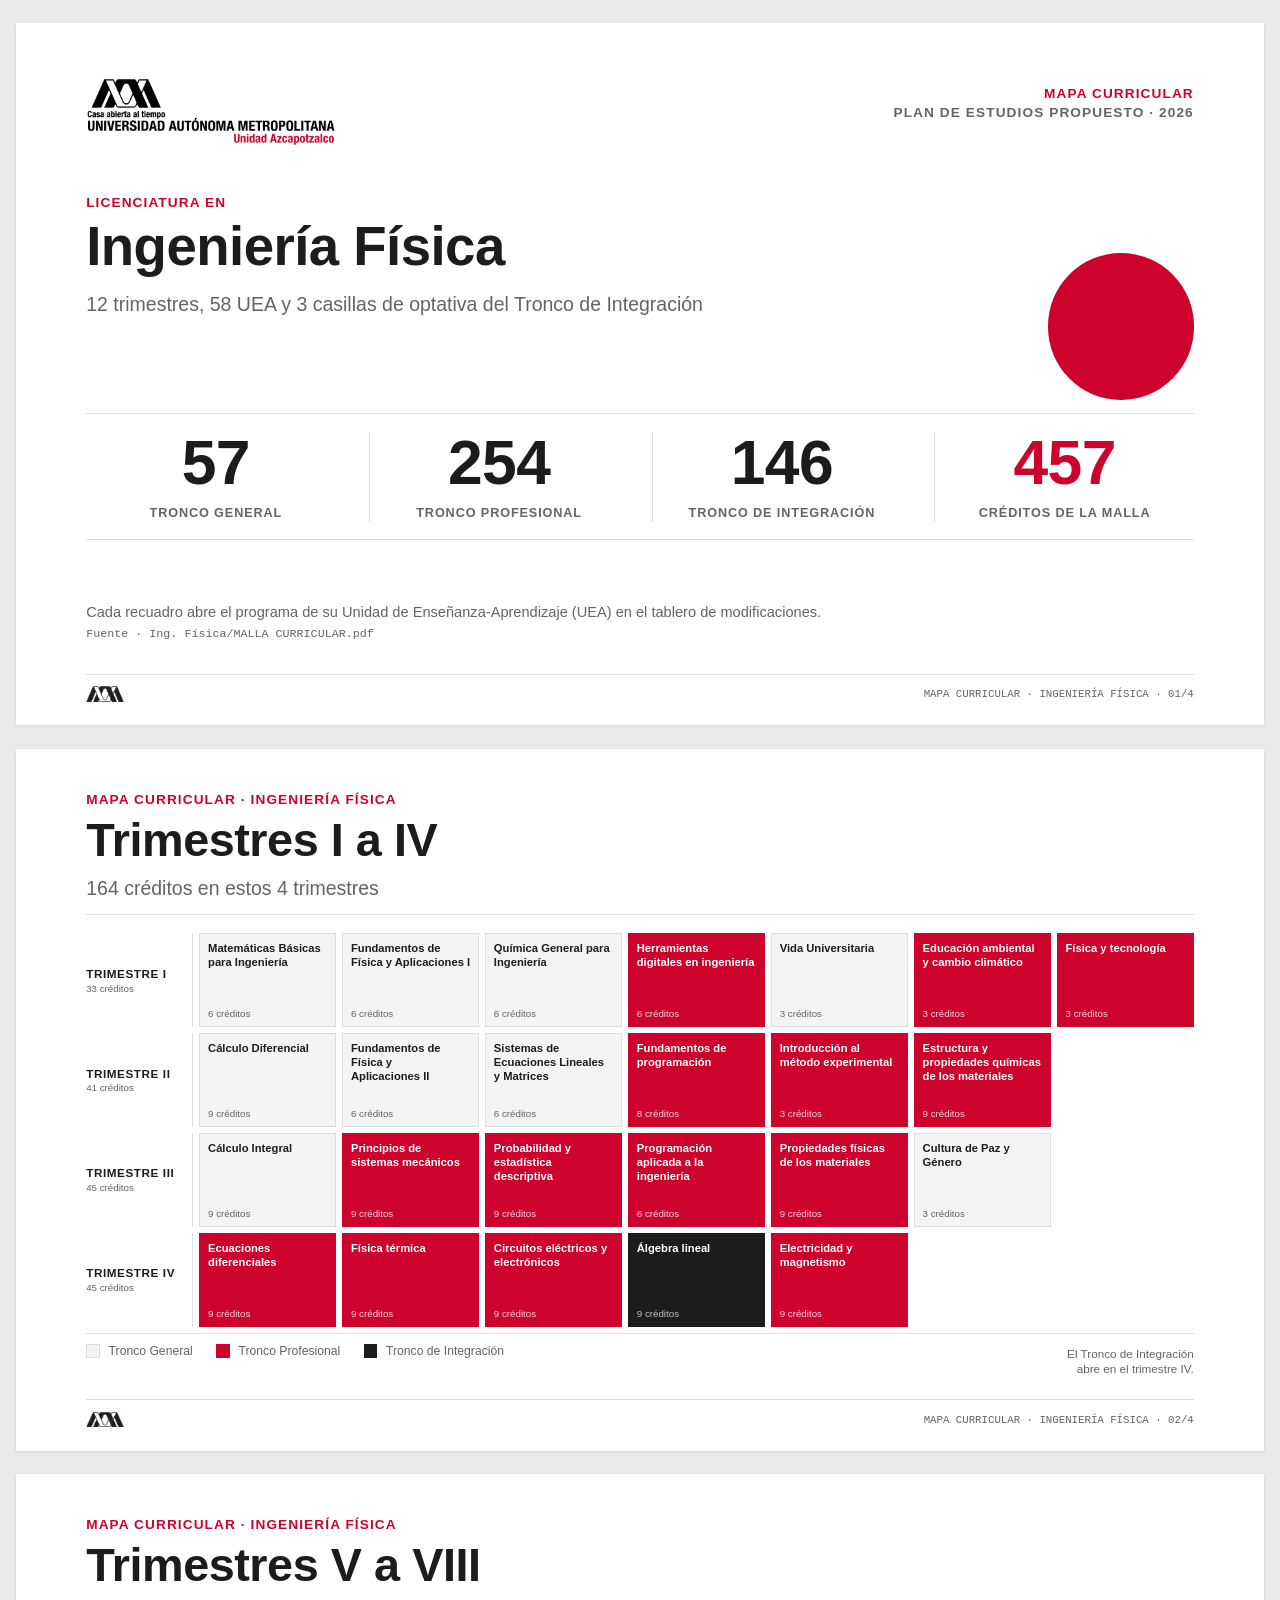
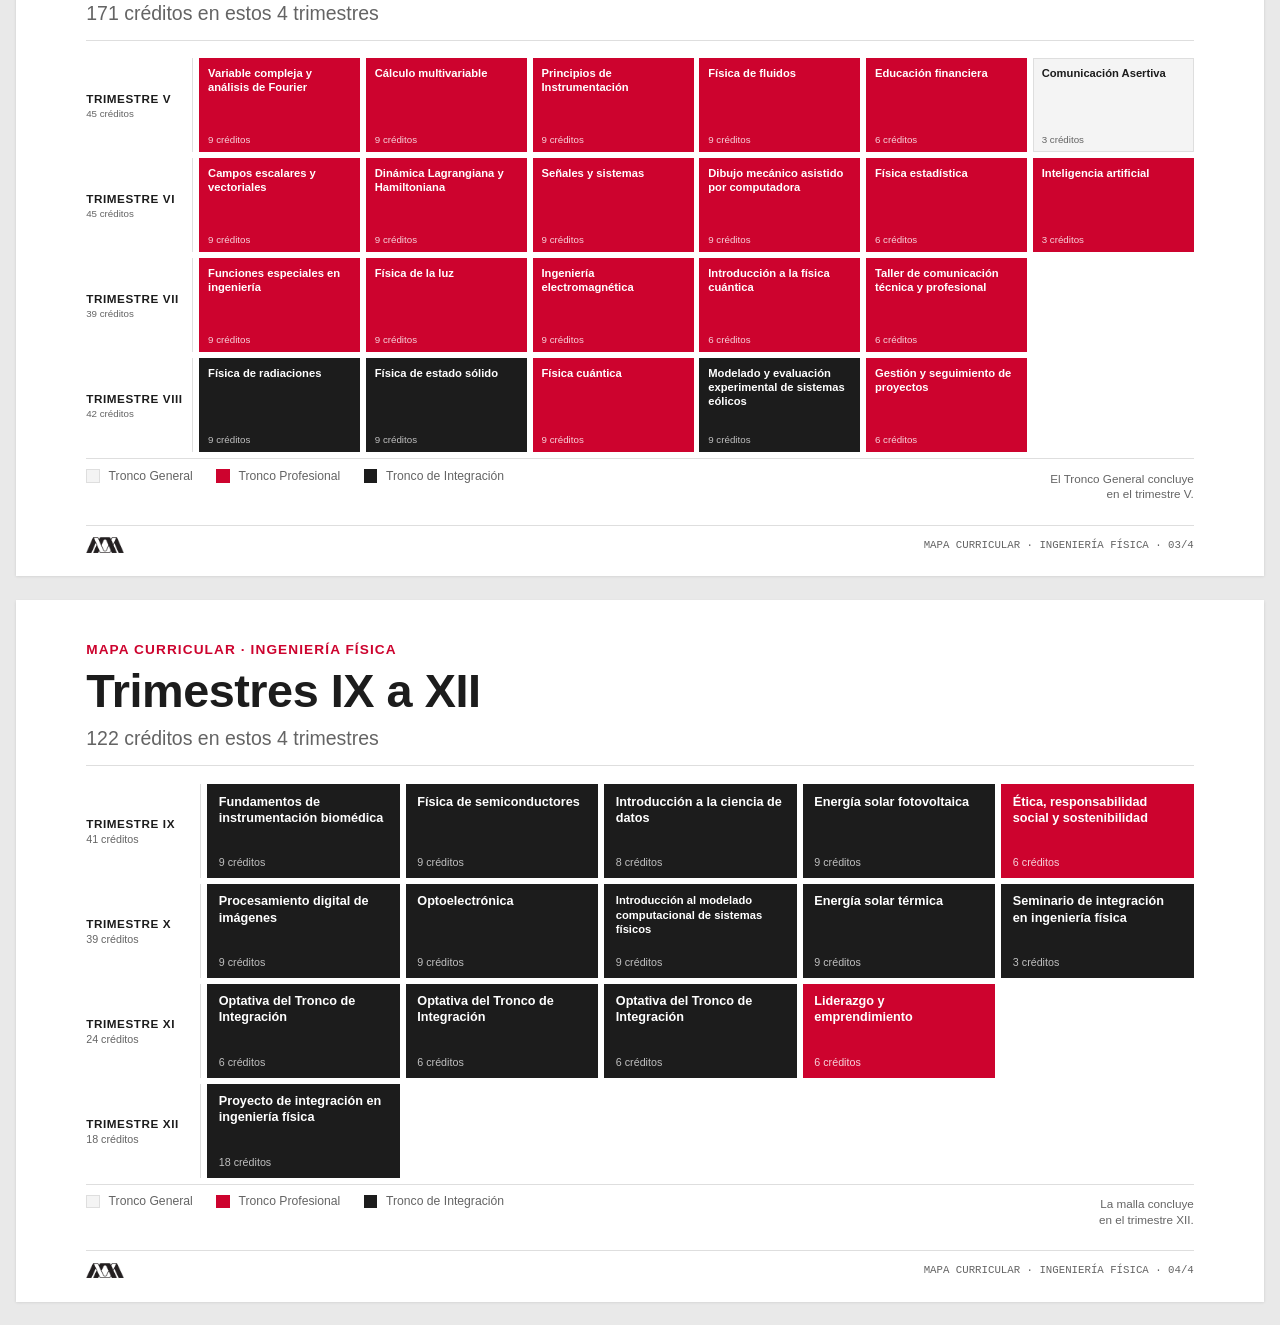
<file: mallas/fis.html>
<!doctype html>
<html lang="es">
<head>
<meta charset="utf-8">
<meta name="viewport" content="width=device-width, initial-scale=1">
<title>Mapa curricular &middot; Ingenier&iacute;a F&iacute;sica</title>
<link rel="stylesheet" href="recursos/style.css?v=eb22b17e">
<link rel="stylesheet" href="recursos/malla.css?v=33eee8fa">
<link rel="stylesheet" href="recursos/movil.css?v=af0bb005">
</head>
<body>
<div class="mm-pagina"><p class="mm-kicker">Malla curricular &middot; plan propuesto</p><h1>Ingenier&iacute;a F&iacute;sica</h1><p class="mm-ayuda">Toca una UEA para abrir su programa. Las casillas de optativa llevan a la lista de optativas.</p><p class="mm-pdf"><a href="fis.pdf" download="malla-fis.pdf">Descargar PDF</a></p><div class="mm" data-lic="fis"><div class="mm-resumen"><p class="mm-total"><span>457</span> cr&eacute;ditos en 12 trimestres</p><div class="mm-barra" aria-hidden="true"><span class="mm-seg t-general" style="flex:57"></span><span class="mm-seg t-profesional" style="flex:254"></span><span class="mm-seg t-integracion" style="flex:146"></span></div><ul class="mm-leyenda"><li><span class="mm-marca t-general"></span><span>Tronco General</span><span class="mm-num">57</span></li><li><span class="mm-marca t-profesional"></span><span>Tronco Profesional</span><span class="mm-num">254</span></li><li><span class="mm-marca t-integracion"></span><span>Tronco de Integraci&oacute;n</span><span class="mm-num">146</span></li></ul></div><nav class="mm-nav" aria-label="Trimestres"><button type="button" data-t="1" aria-label="Trimestre I">I</button><button type="button" data-t="2" aria-label="Trimestre II">II</button><button type="button" data-t="3" aria-label="Trimestre III">III</button><button type="button" data-t="4" aria-label="Trimestre IV">IV</button><button type="button" data-t="5" aria-label="Trimestre V">V</button><button type="button" data-t="6" aria-label="Trimestre VI">VI</button><button type="button" data-t="7" aria-label="Trimestre VII">VII</button><button type="button" data-t="8" aria-label="Trimestre VIII">VIII</button><button type="button" data-t="9" aria-label="Trimestre IX">IX</button><button type="button" data-t="10" aria-label="Trimestre X">X</button><button type="button" data-t="11" aria-label="Trimestre XI">XI</button><button type="button" data-t="12" aria-label="Trimestre XII">XII</button></nav><section class="mm-trim" id="mm-fis-t1" data-t="1"><h2><span class="mm-chip">I</span><span class="mm-trim-tit">Trimestre I</span><span class="mm-trim-cr">33 cr&eacute;ditos</span></h2><ol class="mm-lista"><li><a class="mm-uea" href="../index.html#/uea/fis/1114054" target="_top"><span class="mm-marca t-general"></span><span class="mm-txt"><span class="mm-nombre">Matem&aacute;ticas B&aacute;sicas para Ingenier&iacute;a</span><span class="mm-meta">Tronco General &middot; 6 cr&eacute;ditos</span></span><span class="mm-ir" aria-hidden="true">&rsaquo;</span></a></li><li><a class="mm-uea" href="../index.html#/uea/fis/1114052" target="_top"><span class="mm-marca t-general"></span><span class="mm-txt"><span class="mm-nombre">Fundamentos de F&iacute;sica y Aplicaciones&nbsp;I</span><span class="mm-meta">Tronco General &middot; 6 cr&eacute;ditos</span></span><span class="mm-ir" aria-hidden="true">&rsaquo;</span></a></li><li><a class="mm-uea" href="../index.html#/uea/fis/1114055" target="_top"><span class="mm-marca t-general"></span><span class="mm-txt"><span class="mm-nombre">Qu&iacute;mica General para Ingenier&iacute;a</span><span class="mm-meta">Tronco General &middot; 6 cr&eacute;ditos</span></span><span class="mm-ir" aria-hidden="true">&rsaquo;</span></a></li><li><a class="mm-uea" href="../index.html#/uea/fis/1100202" target="_top"><span class="mm-marca t-profesional"></span><span class="mm-txt"><span class="mm-nombre">Herramientas digitales en ingenier&iacute;a</span><span class="mm-meta">Tronco Profesional &middot; 6 cr&eacute;ditos</span></span><span class="mm-ir" aria-hidden="true">&rsaquo;</span></a></li><li><a class="mm-uea" href="../index.html#/uea/fis/1100215" target="_top"><span class="mm-marca t-general"></span><span class="mm-txt"><span class="mm-nombre">Vida Universitaria</span><span class="mm-meta">Tronco General &middot; 3 cr&eacute;ditos</span></span><span class="mm-ir" aria-hidden="true">&rsaquo;</span></a></li><li><a class="mm-uea" href="../index.html#/uea/fis/1130074" target="_top"><span class="mm-marca t-profesional"></span><span class="mm-txt"><span class="mm-nombre">Educaci&oacute;n ambiental y cambio clim&aacute;tico</span><span class="mm-meta">Tronco Profesional &middot; 3 cr&eacute;ditos</span></span><span class="mm-ir" aria-hidden="true">&rsaquo;</span></a></li><li><a class="mm-uea" href="../index.html#/uea/fis/1114031" target="_top"><span class="mm-marca t-profesional"></span><span class="mm-txt"><span class="mm-nombre">F&iacute;sica y tecnolog&iacute;a</span><span class="mm-meta">Tronco Profesional &middot; 3 cr&eacute;ditos</span></span><span class="mm-ir" aria-hidden="true">&rsaquo;</span></a></li></ol></section><section class="mm-trim" id="mm-fis-t2" data-t="2"><h2><span class="mm-chip">II</span><span class="mm-trim-tit">Trimestre II</span><span class="mm-trim-cr">41 cr&eacute;ditos</span></h2><ol class="mm-lista"><li><a class="mm-uea" href="../index.html#/uea/fis/1114048" target="_top"><span class="mm-marca t-general"></span><span class="mm-txt"><span class="mm-nombre">C&aacute;lculo Diferencial</span><span class="mm-meta">Tronco General &middot; 9 cr&eacute;ditos</span></span><span class="mm-ir" aria-hidden="true">&rsaquo;</span></a></li><li><a class="mm-uea" href="../index.html#/uea/fis/1114053" target="_top"><span class="mm-marca t-general"></span><span class="mm-txt"><span class="mm-nombre">Fundamentos de F&iacute;sica y Aplicaciones&nbsp;II</span><span class="mm-meta">Tronco General &middot; 6 cr&eacute;ditos</span></span><span class="mm-ir" aria-hidden="true">&rsaquo;</span></a></li><li><a class="mm-uea" href="../index.html#/uea/fis/1114056" target="_top"><span class="mm-marca t-general"></span><span class="mm-txt"><span class="mm-nombre">Sistemas de Ecuaciones Lineales y Matrices</span><span class="mm-meta">Tronco General &middot; 6 cr&eacute;ditos</span></span><span class="mm-ir" aria-hidden="true">&rsaquo;</span></a></li><li><a class="mm-uea" href="../index.html#/uea/fis/1150072" target="_top"><span class="mm-marca t-profesional"></span><span class="mm-txt"><span class="mm-nombre">Fundamentos de programaci&oacute;n</span><span class="mm-meta">Tronco Profesional &middot; 8 cr&eacute;ditos</span></span><span class="mm-ir" aria-hidden="true">&rsaquo;</span></a></li><li><a class="mm-uea" href="../index.html#/uea/fis/1114036" target="_top"><span class="mm-marca t-profesional"></span><span class="mm-txt"><span class="mm-nombre">Introducci&oacute;n al m&eacute;todo experimental</span><span class="mm-meta">Tronco Profesional &middot; 3 cr&eacute;ditos</span></span><span class="mm-ir" aria-hidden="true">&rsaquo;</span></a></li><li><a class="mm-uea" href="../index.html#/uea/fis/~estructuraypropiedadesquimicasdelosmateriales" target="_top"><span class="mm-marca t-profesional"></span><span class="mm-txt"><span class="mm-nombre">Estructura y propiedades qu&iacute;micas de los materiales</span><span class="mm-meta">Tronco Profesional &middot; 9 cr&eacute;ditos</span></span><span class="mm-ir" aria-hidden="true">&rsaquo;</span></a></li></ol></section><section class="mm-trim" id="mm-fis-t3" data-t="3"><h2><span class="mm-chip">III</span><span class="mm-trim-tit">Trimestre III</span><span class="mm-trim-cr">45 cr&eacute;ditos</span></h2><ol class="mm-lista"><li><a class="mm-uea" href="../index.html#/uea/fis/1114049" target="_top"><span class="mm-marca t-general"></span><span class="mm-txt"><span class="mm-nombre">C&aacute;lculo Integral</span><span class="mm-meta">Tronco General &middot; 9 cr&eacute;ditos</span></span><span class="mm-ir" aria-hidden="true">&rsaquo;</span></a></li><li><a class="mm-uea" href="../index.html#/uea/fis/1114041" target="_top"><span class="mm-marca t-profesional"></span><span class="mm-txt"><span class="mm-nombre">Principios de sistemas mec&aacute;nicos</span><span class="mm-meta">Tronco Profesional &middot; 9 cr&eacute;ditos</span></span><span class="mm-ir" aria-hidden="true">&rsaquo;</span></a></li><li><a class="mm-uea" href="../index.html#/uea/fis/1150040" target="_top"><span class="mm-marca t-profesional"></span><span class="mm-txt"><span class="mm-nombre">Probabilidad y estad&iacute;stica descriptiva</span><span class="mm-meta">Tronco Profesional &middot; 9 cr&eacute;ditos</span></span><span class="mm-ir" aria-hidden="true">&rsaquo;</span></a></li><li><a class="mm-uea" href="../index.html#/uea/fis/1150041" target="_top"><span class="mm-marca t-profesional"></span><span class="mm-txt"><span class="mm-nombre">Programaci&oacute;n aplicada a la ingenier&iacute;a</span><span class="mm-meta">Tronco Profesional &middot; 6 cr&eacute;ditos</span></span><span class="mm-ir" aria-hidden="true">&rsaquo;</span></a></li><li><a class="mm-uea" href="../index.html#/uea/fis/1140043" target="_top"><span class="mm-marca t-profesional"></span><span class="mm-txt"><span class="mm-nombre">Propiedades f&iacute;sicas de los materiales</span><span class="mm-meta">Tronco Profesional &middot; 9 cr&eacute;ditos</span></span><span class="mm-ir" aria-hidden="true">&rsaquo;</span></a></li><li><a class="mm-uea" href="../index.html#/uea/fis/1100212" target="_top"><span class="mm-marca t-general"></span><span class="mm-txt"><span class="mm-nombre">Cultura de Paz y G&eacute;nero</span><span class="mm-meta">Tronco General &middot; 3 cr&eacute;ditos</span></span><span class="mm-ir" aria-hidden="true">&rsaquo;</span></a></li></ol></section><section class="mm-trim" id="mm-fis-t4" data-t="4"><h2><span class="mm-chip">IV</span><span class="mm-trim-tit">Trimestre IV</span><span class="mm-trim-cr">45 cr&eacute;ditos</span></h2><ol class="mm-lista"><li><a class="mm-uea" href="../index.html#/uea/fis/1114022" target="_top"><span class="mm-marca t-profesional"></span><span class="mm-txt"><span class="mm-nombre">Ecuaciones diferenciales</span><span class="mm-meta">Tronco Profesional &middot; 9 cr&eacute;ditos</span></span><span class="mm-ir" aria-hidden="true">&rsaquo;</span></a></li><li><a class="mm-uea" href="../index.html#/uea/fis/1114030" target="_top"><span class="mm-marca t-profesional"></span><span class="mm-txt"><span class="mm-nombre">F&iacute;sica t&eacute;rmica</span><span class="mm-meta">Tronco Profesional &middot; 9 cr&eacute;ditos</span></span><span class="mm-ir" aria-hidden="true">&rsaquo;</span></a></li><li><a class="mm-uea" href="../index.html#/uea/fis/1125005" target="_top"><span class="mm-marca t-profesional"></span><span class="mm-txt"><span class="mm-nombre">Circuitos el&eacute;ctricos y electr&oacute;nicos</span><span class="mm-meta">Tronco Profesional &middot; 9 cr&eacute;ditos</span></span><span class="mm-ir" aria-hidden="true">&rsaquo;</span></a></li><li><a class="mm-uea" href="../index.html#/uea/fis/110019" target="_top"><span class="mm-marca t-integracion"></span><span class="mm-txt"><span class="mm-nombre">&Aacute;lgebra lineal</span><span class="mm-meta">Tronco de Integraci&oacute;n &middot; 9 cr&eacute;ditos</span></span><span class="mm-ir" aria-hidden="true">&rsaquo;</span></a></li><li><a class="mm-uea" href="../index.html#/uea/fis/1114023" target="_top"><span class="mm-marca t-profesional"></span><span class="mm-txt"><span class="mm-nombre">Electricidad y magnetismo</span><span class="mm-meta">Tronco Profesional &middot; 9 cr&eacute;ditos</span></span><span class="mm-ir" aria-hidden="true">&rsaquo;</span></a></li></ol></section><section class="mm-trim" id="mm-fis-t5" data-t="5"><h2><span class="mm-chip">V</span><span class="mm-trim-tit">Trimestre V</span><span class="mm-trim-cr">45 cr&eacute;ditos</span></h2><ol class="mm-lista"><li><a class="mm-uea" href="../index.html#/uea/fis/1114044" target="_top"><span class="mm-marca t-profesional"></span><span class="mm-txt"><span class="mm-nombre">Variable compleja y an&aacute;lisis de Fourier</span><span class="mm-meta">Tronco Profesional &middot; 9 cr&eacute;ditos</span></span><span class="mm-ir" aria-hidden="true">&rsaquo;</span></a></li><li><a class="mm-uea" href="../index.html#/uea/fis/1114019" target="_top"><span class="mm-marca t-profesional"></span><span class="mm-txt"><span class="mm-nombre">C&aacute;lculo multivariable</span><span class="mm-meta">Tronco Profesional &middot; 9 cr&eacute;ditos</span></span><span class="mm-ir" aria-hidden="true">&rsaquo;</span></a></li><li><a class="mm-uea" href="../index.html#/uea/fis/1114040" target="_top"><span class="mm-marca t-profesional"></span><span class="mm-txt"><span class="mm-nombre">Principios de Instrumentaci&oacute;n</span><span class="mm-meta">Tronco Profesional &middot; 9 cr&eacute;ditos</span></span><span class="mm-ir" aria-hidden="true">&rsaquo;</span></a></li><li><a class="mm-uea" href="../index.html#/uea/fis/1114026" target="_top"><span class="mm-marca t-profesional"></span><span class="mm-txt"><span class="mm-nombre">F&iacute;sica de fluidos</span><span class="mm-meta">Tronco Profesional &middot; 9 cr&eacute;ditos</span></span><span class="mm-ir" aria-hidden="true">&rsaquo;</span></a></li><li><a class="mm-uea" href="../index.html#/uea/fis/1150054" target="_top"><span class="mm-marca t-profesional"></span><span class="mm-txt"><span class="mm-nombre">Educaci&oacute;n financiera</span><span class="mm-meta">Tronco Profesional &middot; 6 cr&eacute;ditos</span></span><span class="mm-ir" aria-hidden="true">&rsaquo;</span></a></li><li><a class="mm-uea" href="../index.html#/uea/fis/1100211" target="_top"><span class="mm-marca t-general"></span><span class="mm-txt"><span class="mm-nombre">Comunicaci&oacute;n Asertiva</span><span class="mm-meta">Tronco General &middot; 3 cr&eacute;ditos</span></span><span class="mm-ir" aria-hidden="true">&rsaquo;</span></a></li></ol></section><section class="mm-trim" id="mm-fis-t6" data-t="6"><h2><span class="mm-chip">VI</span><span class="mm-trim-tit">Trimestre VI</span><span class="mm-trim-cr">45 cr&eacute;ditos</span></h2><ol class="mm-lista"><li><a class="mm-uea" href="../index.html#/uea/fis/1114020" target="_top"><span class="mm-marca t-profesional"></span><span class="mm-txt"><span class="mm-nombre">Campos escalares y vectoriales</span><span class="mm-meta">Tronco Profesional &middot; 9 cr&eacute;ditos</span></span><span class="mm-ir" aria-hidden="true">&rsaquo;</span></a></li><li><a class="mm-uea" href="../index.html#/uea/fis/1114021" target="_top"><span class="mm-marca t-profesional"></span><span class="mm-txt"><span class="mm-nombre">Din&aacute;mica Lagrangiana y Hamiltoniana</span><span class="mm-meta">Tronco Profesional &middot; 9 cr&eacute;ditos</span></span><span class="mm-ir" aria-hidden="true">&rsaquo;</span></a></li><li><a class="mm-uea" href="../index.html#/uea/fis/~senalesysistemas" target="_top"><span class="mm-marca t-profesional"></span><span class="mm-txt"><span class="mm-nombre">Se&ntilde;ales y sistemas</span><span class="mm-meta">Tronco Profesional &middot; 9 cr&eacute;ditos</span></span><span class="mm-ir" aria-hidden="true">&rsaquo;</span></a></li><li><a class="mm-uea" href="../index.html#/uea/fis/1130053" target="_top"><span class="mm-marca t-profesional"></span><span class="mm-txt"><span class="mm-nombre">Dibujo mec&aacute;nico asistido por computadora</span><span class="mm-meta">Tronco Profesional &middot; 9 cr&eacute;ditos</span></span><span class="mm-ir" aria-hidden="true">&rsaquo;</span></a></li><li><a class="mm-uea" href="../index.html#/uea/fis/1114806" target="_top"><span class="mm-marca t-profesional"></span><span class="mm-txt"><span class="mm-nombre">F&iacute;sica estad&iacute;stica</span><span class="mm-meta">Tronco Profesional &middot; 6 cr&eacute;ditos</span></span><span class="mm-ir" aria-hidden="true">&rsaquo;</span></a></li><li><a class="mm-uea" href="../index.html#/uea/fis/1100213" target="_top"><span class="mm-marca t-profesional"></span><span class="mm-txt"><span class="mm-nombre">Inteligencia artificial</span><span class="mm-meta">Tronco Profesional &middot; 3 cr&eacute;ditos</span></span><span class="mm-ir" aria-hidden="true">&rsaquo;</span></a></li></ol></section><section class="mm-trim" id="mm-fis-t7" data-t="7"><h2><span class="mm-chip">VII</span><span class="mm-trim-tit">Trimestre VII</span><span class="mm-trim-cr">39 cr&eacute;ditos</span></h2><ol class="mm-lista"><li><a class="mm-uea" href="../index.html#/uea/fis/1114032" target="_top"><span class="mm-marca t-profesional"></span><span class="mm-txt"><span class="mm-nombre">Funciones especiales en ingenier&iacute;a</span><span class="mm-meta">Tronco Profesional &middot; 9 cr&eacute;ditos</span></span><span class="mm-ir" aria-hidden="true">&rsaquo;</span></a></li><li><a class="mm-uea" href="../index.html#/uea/fis/1114027" target="_top"><span class="mm-marca t-profesional"></span><span class="mm-txt"><span class="mm-nombre">F&iacute;sica de la luz</span><span class="mm-meta">Tronco Profesional &middot; 9 cr&eacute;ditos</span></span><span class="mm-ir" aria-hidden="true">&rsaquo;</span></a></li><li><a class="mm-uea" href="../index.html#/uea/fis/1114034" target="_top"><span class="mm-marca t-profesional"></span><span class="mm-txt"><span class="mm-nombre">Ingenier&iacute;a electromagn&eacute;tica</span><span class="mm-meta">Tronco Profesional &middot; 9 cr&eacute;ditos</span></span><span class="mm-ir" aria-hidden="true">&rsaquo;</span></a></li><li><a class="mm-uea" href="../index.html#/uea/fis/1114035" target="_top"><span class="mm-marca t-profesional"></span><span class="mm-txt"><span class="mm-nombre">Introducci&oacute;n a la f&iacute;sica cu&aacute;ntica</span><span class="mm-meta">Tronco Profesional &middot; 6 cr&eacute;ditos</span></span><span class="mm-ir" aria-hidden="true">&rsaquo;</span></a></li><li><a class="mm-uea" href="../index.html#/uea/fis/1150049" target="_top"><span class="mm-marca t-profesional"></span><span class="mm-txt"><span class="mm-nombre">Taller de comunicaci&oacute;n t&eacute;cnica y profesional</span><span class="mm-meta">Tronco Profesional &middot; 6 cr&eacute;ditos</span></span><span class="mm-ir" aria-hidden="true">&rsaquo;</span></a></li></ol></section><section class="mm-trim" id="mm-fis-t8" data-t="8"><h2><span class="mm-chip">VIII</span><span class="mm-trim-tit">Trimestre VIII</span><span class="mm-trim-cr">42 cr&eacute;ditos</span></h2><ol class="mm-lista"><li><a class="mm-uea" href="../index.html#/uea/fis/1114028" target="_top"><span class="mm-marca t-integracion"></span><span class="mm-txt"><span class="mm-nombre">F&iacute;sica de radiaciones</span><span class="mm-meta">Tronco de Integraci&oacute;n &middot; 9 cr&eacute;ditos</span></span><span class="mm-ir" aria-hidden="true">&rsaquo;</span></a></li><li><a class="mm-uea" href="../index.html#/uea/fis/1114025" target="_top"><span class="mm-marca t-integracion"></span><span class="mm-txt"><span class="mm-nombre">F&iacute;sica de estado s&oacute;lido</span><span class="mm-meta">Tronco de Integraci&oacute;n &middot; 9 cr&eacute;ditos</span></span><span class="mm-ir" aria-hidden="true">&rsaquo;</span></a></li><li><a class="mm-uea" href="../index.html#/uea/fis/1114024" target="_top"><span class="mm-marca t-profesional"></span><span class="mm-txt"><span class="mm-nombre">F&iacute;sica cu&aacute;ntica</span><span class="mm-meta">Tronco Profesional &middot; 9 cr&eacute;ditos</span></span><span class="mm-ir" aria-hidden="true">&rsaquo;</span></a></li><li><a class="mm-uea" href="../index.html#/uea/fis/~modeladoyevaluacionexperimentaldesistemaseolicos" target="_top"><span class="mm-marca t-integracion"></span><span class="mm-txt"><span class="mm-nombre">Modelado y evaluaci&oacute;n experimental de sistemas e&oacute;licos</span><span class="mm-meta">Tronco de Integraci&oacute;n &middot; 9 cr&eacute;ditos</span></span><span class="mm-ir" aria-hidden="true">&rsaquo;</span></a></li><li><a class="mm-uea" href="../index.html#/uea/fis/1150032" target="_top"><span class="mm-marca t-profesional"></span><span class="mm-txt"><span class="mm-nombre">Gesti&oacute;n y seguimiento de proyectos</span><span class="mm-meta">Tronco Profesional &middot; 6 cr&eacute;ditos</span></span><span class="mm-ir" aria-hidden="true">&rsaquo;</span></a></li></ol></section><section class="mm-trim" id="mm-fis-t9" data-t="9"><h2><span class="mm-chip">IX</span><span class="mm-trim-tit">Trimestre IX</span><span class="mm-trim-cr">41 cr&eacute;ditos</span></h2><ol class="mm-lista"><li><a class="mm-uea" href="../index.html#/uea/fis/1114033" target="_top"><span class="mm-marca t-integracion"></span><span class="mm-txt"><span class="mm-nombre">Fundamentos de instrumentaci&oacute;n biom&eacute;dica</span><span class="mm-meta">Tronco de Integraci&oacute;n &middot; 9 cr&eacute;ditos</span></span><span class="mm-ir" aria-hidden="true">&rsaquo;</span></a></li><li><a class="mm-uea" href="../index.html#/uea/fis/1114029" target="_top"><span class="mm-marca t-integracion"></span><span class="mm-txt"><span class="mm-nombre">F&iacute;sica de semiconductores</span><span class="mm-meta">Tronco de Integraci&oacute;n &middot; 9 cr&eacute;ditos</span></span><span class="mm-ir" aria-hidden="true">&rsaquo;</span></a></li><li><a class="mm-uea" href="../index.html#/uea/fis/1150077" target="_top"><span class="mm-marca t-integracion"></span><span class="mm-txt"><span class="mm-nombre">Introducci&oacute;n a la ciencia de datos</span><span class="mm-meta">Tronco de Integraci&oacute;n &middot; 8 cr&eacute;ditos</span></span><span class="mm-ir" aria-hidden="true">&rsaquo;</span></a></li><li><a class="mm-uea" href="../index.html#/uea/fis/1130034" target="_top"><span class="mm-marca t-integracion"></span><span class="mm-txt"><span class="mm-nombre">Energ&iacute;a solar fotovoltaica</span><span class="mm-meta">Tronco de Integraci&oacute;n &middot; 9 cr&eacute;ditos</span></span><span class="mm-ir" aria-hidden="true">&rsaquo;</span></a></li><li><a class="mm-uea" href="../index.html#/uea/fis/1100201" target="_top"><span class="mm-marca t-profesional"></span><span class="mm-txt"><span class="mm-nombre">&Eacute;tica, responsabilidad social y sostenibilidad</span><span class="mm-meta">Tronco Profesional &middot; 6 cr&eacute;ditos</span></span><span class="mm-ir" aria-hidden="true">&rsaquo;</span></a></li></ol></section><section class="mm-trim" id="mm-fis-t10" data-t="10"><h2><span class="mm-chip">X</span><span class="mm-trim-tit">Trimestre X</span><span class="mm-trim-cr">39 cr&eacute;ditos</span></h2><ol class="mm-lista"><li><a class="mm-uea" href="../index.html#/uea/fis/1125007" target="_top"><span class="mm-marca t-integracion"></span><span class="mm-txt"><span class="mm-nombre">Procesamiento digital de im&aacute;genes</span><span class="mm-meta">Tronco de Integraci&oacute;n &middot; 9 cr&eacute;ditos</span></span><span class="mm-ir" aria-hidden="true">&rsaquo;</span></a></li><li><a class="mm-uea" href="../index.html#/uea/fis/1114039" target="_top"><span class="mm-marca t-integracion"></span><span class="mm-txt"><span class="mm-nombre">Optoelectr&oacute;nica</span><span class="mm-meta">Tronco de Integraci&oacute;n &middot; 9 cr&eacute;ditos</span></span><span class="mm-ir" aria-hidden="true">&rsaquo;</span></a></li><li><a class="mm-uea" href="../index.html#/uea/fis/1114037" target="_top"><span class="mm-marca t-integracion"></span><span class="mm-txt"><span class="mm-nombre">Introducci&oacute;n al modelado computacional de sistemas f&iacute;sicos</span><span class="mm-meta">Tronco de Integraci&oacute;n &middot; 9 cr&eacute;ditos</span></span><span class="mm-ir" aria-hidden="true">&rsaquo;</span></a></li><li><a class="mm-uea" href="../index.html#/uea/fis/1130052" target="_top"><span class="mm-marca t-integracion"></span><span class="mm-txt"><span class="mm-nombre">Energ&iacute;a solar t&eacute;rmica</span><span class="mm-meta">Tronco de Integraci&oacute;n &middot; 9 cr&eacute;ditos</span></span><span class="mm-ir" aria-hidden="true">&rsaquo;</span></a></li><li><a class="mm-uea" href="../index.html#/uea/fis/1114043" target="_top"><span class="mm-marca t-integracion"></span><span class="mm-txt"><span class="mm-nombre">Seminario de integraci&oacute;n en ingenier&iacute;a f&iacute;sica</span><span class="mm-meta">Tronco de Integraci&oacute;n &middot; 3 cr&eacute;ditos</span></span><span class="mm-ir" aria-hidden="true">&rsaquo;</span></a></li></ol></section><section class="mm-trim" id="mm-fis-t11" data-t="11"><h2><span class="mm-chip">XI</span><span class="mm-trim-tit">Trimestre XI</span><span class="mm-trim-cr">24 cr&eacute;ditos</span></h2><ol class="mm-lista"><li><a class="mm-uea" href="../index.html#/lic/fis/optativas" target="_top"><span class="mm-marca t-integracion"></span><span class="mm-txt"><span class="mm-nombre">Optativa del Tronco de Integraci&oacute;n</span><span class="mm-meta">Tronco de Integraci&oacute;n &middot; 6 cr&eacute;ditos</span></span><span class="mm-ir" aria-hidden="true">&rsaquo;</span></a></li><li><a class="mm-uea" href="../index.html#/lic/fis/optativas" target="_top"><span class="mm-marca t-integracion"></span><span class="mm-txt"><span class="mm-nombre">Optativa del Tronco de Integraci&oacute;n</span><span class="mm-meta">Tronco de Integraci&oacute;n &middot; 6 cr&eacute;ditos</span></span><span class="mm-ir" aria-hidden="true">&rsaquo;</span></a></li><li><a class="mm-uea" href="../index.html#/lic/fis/optativas" target="_top"><span class="mm-marca t-integracion"></span><span class="mm-txt"><span class="mm-nombre">Optativa del Tronco de Integraci&oacute;n</span><span class="mm-meta">Tronco de Integraci&oacute;n &middot; 6 cr&eacute;ditos</span></span><span class="mm-ir" aria-hidden="true">&rsaquo;</span></a></li><li><a class="mm-uea" href="../index.html#/uea/fis/1150081" target="_top"><span class="mm-marca t-profesional"></span><span class="mm-txt"><span class="mm-nombre">Liderazgo y emprendimiento</span><span class="mm-meta">Tronco Profesional &middot; 6 cr&eacute;ditos</span></span><span class="mm-ir" aria-hidden="true">&rsaquo;</span></a></li></ol></section><section class="mm-trim" id="mm-fis-t12" data-t="12"><h2><span class="mm-chip">XII</span><span class="mm-trim-tit">Trimestre XII</span><span class="mm-trim-cr">18 cr&eacute;ditos</span></h2><ol class="mm-lista"><li><a class="mm-uea" href="../index.html#/uea/fis/~proyectodeintegracioneningenieriafisica" target="_top"><span class="mm-marca t-integracion"></span><span class="mm-txt"><span class="mm-nombre">Proyecto de integraci&oacute;n en ingenier&iacute;a f&iacute;sica</span><span class="mm-meta">Tronco de Integraci&oacute;n &middot; 18 cr&eacute;ditos</span></span><span class="mm-ir" aria-hidden="true">&rsaquo;</span></a></li></ol></section><p class="mm-fuente">Fuente &middot; Ing. F&iacute;sica/MALLA CURRICULAR.pdf</p></div></div>
<section class="slide" id="s1">

<div style="position:absolute; left:72px; top:56px;">
  <img src="recursos/logo_cover_web.png" style="width:256px;" alt="UAM"></div>
<div style="position:absolute; right:72px; top:64px; text-align:right;">
  <p class="kicker" style="margin:0;">MAPA CURRICULAR</p>
  <p class="kicker muted" style="margin:4px 0 0 0; letter-spacing:0.08em;">
    PLAN DE ESTUDIOS PROPUESTO &middot; 2026</p>
</div>
<div style="position:absolute; left:72px; right:260px; top:176px;">
  <p class="kicker">LICENCIATURA EN</p>
  <h1 class="title" style="font-size:56px; line-height:60px;">Ingenier&iacute;a F&iacute;sica</h1>
  <p class="subtitle" style="margin-top:16px;">12 trimestres, 58 UEA y 3 casillas de optativa del Tronco de Integraci&oacute;n</p>
</div>
<div style="position:absolute; right:72px; top:236px;">
  <div style="width:150px; height:150px; border-radius:50%; background:var(--uamred);"></div></div>
<div style="position:absolute; left:72px; right:72px; top:400px;">
  <div class="datorow" style="display:grid; grid-template-columns:repeat(4, 1fr); gap:24px;">
    <div class="dato"><div class="num">57</div><div class="label">Tronco General</div></div>
    <div class="dato"><div class="num">254</div><div class="label">Tronco Profesional</div></div>
    <div class="dato"><div class="num">146</div><div class="label">Tronco de Integraci&oacute;n</div></div>
    <div class="dato"><div class="num accent">457</div><div class="label">Cr&eacute;ditos de la malla</div></div>
  </div>
</div>
<div style="position:absolute; left:72px; right:72px; bottom:84px;">
  
  <p style="font-size:15px; line-height:21px; color:var(--uamgray); margin:0;">
    Cada recuadro abre el programa de su Unidad de Ense&ntilde;anza-Aprendizaje (UEA)
    en el tablero de modificaciones.</p>
  <p class="mono" style="font-size:12px; line-height:18px; color:var(--uamgray); margin:4px 0 0 0;">
    Fuente &middot; Ing. F&iacute;sica/MALLA CURRICULAR.pdf</p>
</div>
<div class="footer-rule"></div>
<div class="footer">
  <img src="recursos/logo_footer_web.png" alt="UAM">
  <span class="folio">MAPA CURRICULAR &middot; INGENIER&Iacute;A F&Iacute;SICA &middot; 01/4</span>
</div>
</section>
<section class="slide" id="s2">
<div class="slide-body"><div class="hd">
  <p class="kicker">MAPA CURRICULAR &middot; INGENIER&Iacute;A F&Iacute;SICA</p>
  <h1 class="title">Trimestres I a IV</h1>
  <p class="subtitle">164 cr&eacute;ditos en estos 4 trimestres</p>
  <div class="hd-rule"></div>
</div><div class="content"><div style="height:100%; display:flex; flex-direction:column; gap:6px;"><div style="display:grid; grid-template-columns:110px repeat(7, 1fr); gap:6px; flex:1; min-height:0;"><div style="display:flex; flex-direction:column; justify-content:center; border-right:1px solid var(--hairline); padding-right:10px;"><span style="font-size:12px; font-weight:700; letter-spacing:.05em; white-space:nowrap; color:var(--uamblue);">TRIMESTRE I</span><span style="font-size:10px; color:var(--uamgray); margin-top:3px;">33 cr&eacute;ditos</span></div><a class="celda t-general" href="../index.html#/uea/fis/1114054" target="_top" title="Abrir el programa de Matem&aacute;ticas B&aacute;sicas para Ingenier&iacute;a" style="background:var(--uamlightgray); color:var(--uamblue); box-shadow: inset 0 0 0 1px var(--hairline); padding:8px 9px; display:flex; flex-direction:column; justify-content:space-between; min-height:0; overflow:hidden; text-decoration:none;"><span style="font-size:11.5px; line-height:14.5px; font-weight:700;">Matem&aacute;ticas B&aacute;sicas para Ingenier&iacute;a</span><span style="font-size:10px; color:var(--uamgray); margin-top:5px;">6 cr&eacute;ditos</span></a><a class="celda t-general" href="../index.html#/uea/fis/1114052" target="_top" title="Abrir el programa de Fundamentos de F&iacute;sica y Aplicaciones I" style="background:var(--uamlightgray); color:var(--uamblue); box-shadow: inset 0 0 0 1px var(--hairline); padding:8px 9px; display:flex; flex-direction:column; justify-content:space-between; min-height:0; overflow:hidden; text-decoration:none;"><span style="font-size:11.5px; line-height:14.5px; font-weight:700;">Fundamentos de F&iacute;sica y Aplicaciones&nbsp;I</span><span style="font-size:10px; color:var(--uamgray); margin-top:5px;">6 cr&eacute;ditos</span></a><a class="celda t-general" href="../index.html#/uea/fis/1114055" target="_top" title="Abrir el programa de Qu&iacute;mica General para Ingenier&iacute;a" style="background:var(--uamlightgray); color:var(--uamblue); box-shadow: inset 0 0 0 1px var(--hairline); padding:8px 9px; display:flex; flex-direction:column; justify-content:space-between; min-height:0; overflow:hidden; text-decoration:none;"><span style="font-size:11.5px; line-height:14.5px; font-weight:700;">Qu&iacute;mica General para Ingenier&iacute;a</span><span style="font-size:10px; color:var(--uamgray); margin-top:5px;">6 cr&eacute;ditos</span></a><a class="celda t-profesional" href="../index.html#/uea/fis/1100202" target="_top" title="Abrir el programa de Herramientas digitales en ingenier&iacute;a" style="background:var(--uamred); color:#FFFFFF;  padding:8px 9px; display:flex; flex-direction:column; justify-content:space-between; min-height:0; overflow:hidden; text-decoration:none;"><span style="font-size:11.5px; line-height:14.5px; font-weight:700;">Herramientas digitales en ingenier&iacute;a</span><span style="font-size:10px; color:rgba(255,255,255,.82); margin-top:5px;">6 cr&eacute;ditos</span></a><a class="celda t-general" href="../index.html#/uea/fis/1100215" target="_top" title="Abrir el programa de Vida Universitaria" style="background:var(--uamlightgray); color:var(--uamblue); box-shadow: inset 0 0 0 1px var(--hairline); padding:8px 9px; display:flex; flex-direction:column; justify-content:space-between; min-height:0; overflow:hidden; text-decoration:none;"><span style="font-size:11.5px; line-height:14.5px; font-weight:700;">Vida Universitaria</span><span style="font-size:10px; color:var(--uamgray); margin-top:5px;">3 cr&eacute;ditos</span></a><a class="celda t-profesional" href="../index.html#/uea/fis/1130074" target="_top" title="Abrir el programa de Educaci&oacute;n ambiental y cambio clim&aacute;tico" style="background:var(--uamred); color:#FFFFFF;  padding:8px 9px; display:flex; flex-direction:column; justify-content:space-between; min-height:0; overflow:hidden; text-decoration:none;"><span style="font-size:11.5px; line-height:14.5px; font-weight:700;">Educaci&oacute;n ambiental y cambio clim&aacute;tico</span><span style="font-size:10px; color:rgba(255,255,255,.82); margin-top:5px;">3 cr&eacute;ditos</span></a><a class="celda t-profesional" href="../index.html#/uea/fis/1114031" target="_top" title="Abrir el programa de F&iacute;sica y tecnolog&iacute;a" style="background:var(--uamred); color:#FFFFFF;  padding:8px 9px; display:flex; flex-direction:column; justify-content:space-between; min-height:0; overflow:hidden; text-decoration:none;"><span style="font-size:11.5px; line-height:14.5px; font-weight:700;">F&iacute;sica y tecnolog&iacute;a</span><span style="font-size:10px; color:rgba(255,255,255,.82); margin-top:5px;">3 cr&eacute;ditos</span></a></div><div style="display:grid; grid-template-columns:110px repeat(7, 1fr); gap:6px; flex:1; min-height:0;"><div style="display:flex; flex-direction:column; justify-content:center; border-right:1px solid var(--hairline); padding-right:10px;"><span style="font-size:12px; font-weight:700; letter-spacing:.05em; white-space:nowrap; color:var(--uamblue);">TRIMESTRE II</span><span style="font-size:10px; color:var(--uamgray); margin-top:3px;">41 cr&eacute;ditos</span></div><a class="celda t-general" href="../index.html#/uea/fis/1114048" target="_top" title="Abrir el programa de C&aacute;lculo Diferencial" style="background:var(--uamlightgray); color:var(--uamblue); box-shadow: inset 0 0 0 1px var(--hairline); padding:8px 9px; display:flex; flex-direction:column; justify-content:space-between; min-height:0; overflow:hidden; text-decoration:none;"><span style="font-size:11.5px; line-height:14.5px; font-weight:700;">C&aacute;lculo Diferencial</span><span style="font-size:10px; color:var(--uamgray); margin-top:5px;">9 cr&eacute;ditos</span></a><a class="celda t-general" href="../index.html#/uea/fis/1114053" target="_top" title="Abrir el programa de Fundamentos de F&iacute;sica y Aplicaciones II" style="background:var(--uamlightgray); color:var(--uamblue); box-shadow: inset 0 0 0 1px var(--hairline); padding:8px 9px; display:flex; flex-direction:column; justify-content:space-between; min-height:0; overflow:hidden; text-decoration:none;"><span style="font-size:11.5px; line-height:14.5px; font-weight:700;">Fundamentos de F&iacute;sica y Aplicaciones&nbsp;II</span><span style="font-size:10px; color:var(--uamgray); margin-top:5px;">6 cr&eacute;ditos</span></a><a class="celda t-general" href="../index.html#/uea/fis/1114056" target="_top" title="Abrir el programa de Sistemas de Ecuaciones Lineales y Matrices" style="background:var(--uamlightgray); color:var(--uamblue); box-shadow: inset 0 0 0 1px var(--hairline); padding:8px 9px; display:flex; flex-direction:column; justify-content:space-between; min-height:0; overflow:hidden; text-decoration:none;"><span style="font-size:11.5px; line-height:14.5px; font-weight:700;">Sistemas de Ecuaciones Lineales y Matrices</span><span style="font-size:10px; color:var(--uamgray); margin-top:5px;">6 cr&eacute;ditos</span></a><a class="celda t-profesional" href="../index.html#/uea/fis/1150072" target="_top" title="Abrir el programa de Fundamentos de programaci&oacute;n" style="background:var(--uamred); color:#FFFFFF;  padding:8px 9px; display:flex; flex-direction:column; justify-content:space-between; min-height:0; overflow:hidden; text-decoration:none;"><span style="font-size:11.5px; line-height:14.5px; font-weight:700;">Fundamentos de programaci&oacute;n</span><span style="font-size:10px; color:rgba(255,255,255,.82); margin-top:5px;">8 cr&eacute;ditos</span></a><a class="celda t-profesional" href="../index.html#/uea/fis/1114036" target="_top" title="Abrir el programa de Introducci&oacute;n al m&eacute;todo experimental" style="background:var(--uamred); color:#FFFFFF;  padding:8px 9px; display:flex; flex-direction:column; justify-content:space-between; min-height:0; overflow:hidden; text-decoration:none;"><span style="font-size:11.5px; line-height:14.5px; font-weight:700;">Introducci&oacute;n al m&eacute;todo experimental</span><span style="font-size:10px; color:rgba(255,255,255,.82); margin-top:5px;">3 cr&eacute;ditos</span></a><a class="celda t-profesional" href="../index.html#/uea/fis/~estructuraypropiedadesquimicasdelosmateriales" target="_top" title="Abrir el programa de Estructura y propiedades qu&iacute;micas de los materiales" style="background:var(--uamred); color:#FFFFFF;  padding:8px 9px; display:flex; flex-direction:column; justify-content:space-between; min-height:0; overflow:hidden; text-decoration:none;"><span style="font-size:11.5px; line-height:14.5px; font-weight:700;">Estructura y propiedades qu&iacute;micas de los materiales</span><span style="font-size:10px; color:rgba(255,255,255,.82); margin-top:5px;">9 cr&eacute;ditos</span></a><div></div></div><div style="display:grid; grid-template-columns:110px repeat(7, 1fr); gap:6px; flex:1; min-height:0;"><div style="display:flex; flex-direction:column; justify-content:center; border-right:1px solid var(--hairline); padding-right:10px;"><span style="font-size:12px; font-weight:700; letter-spacing:.05em; white-space:nowrap; color:var(--uamblue);">TRIMESTRE III</span><span style="font-size:10px; color:var(--uamgray); margin-top:3px;">45 cr&eacute;ditos</span></div><a class="celda t-general" href="../index.html#/uea/fis/1114049" target="_top" title="Abrir el programa de C&aacute;lculo Integral" style="background:var(--uamlightgray); color:var(--uamblue); box-shadow: inset 0 0 0 1px var(--hairline); padding:8px 9px; display:flex; flex-direction:column; justify-content:space-between; min-height:0; overflow:hidden; text-decoration:none;"><span style="font-size:11.5px; line-height:14.5px; font-weight:700;">C&aacute;lculo Integral</span><span style="font-size:10px; color:var(--uamgray); margin-top:5px;">9 cr&eacute;ditos</span></a><a class="celda t-profesional" href="../index.html#/uea/fis/1114041" target="_top" title="Abrir el programa de Principios de sistemas mec&aacute;nicos" style="background:var(--uamred); color:#FFFFFF;  padding:8px 9px; display:flex; flex-direction:column; justify-content:space-between; min-height:0; overflow:hidden; text-decoration:none;"><span style="font-size:11.5px; line-height:14.5px; font-weight:700;">Principios de sistemas mec&aacute;nicos</span><span style="font-size:10px; color:rgba(255,255,255,.82); margin-top:5px;">9 cr&eacute;ditos</span></a><a class="celda t-profesional" href="../index.html#/uea/fis/1150040" target="_top" title="Abrir el programa de Probabilidad y estad&iacute;stica descriptiva" style="background:var(--uamred); color:#FFFFFF;  padding:8px 9px; display:flex; flex-direction:column; justify-content:space-between; min-height:0; overflow:hidden; text-decoration:none;"><span style="font-size:11.5px; line-height:14.5px; font-weight:700;">Probabilidad y estad&iacute;stica descriptiva</span><span style="font-size:10px; color:rgba(255,255,255,.82); margin-top:5px;">9 cr&eacute;ditos</span></a><a class="celda t-profesional" href="../index.html#/uea/fis/1150041" target="_top" title="Abrir el programa de Programaci&oacute;n aplicada a la ingenier&iacute;a" style="background:var(--uamred); color:#FFFFFF;  padding:8px 9px; display:flex; flex-direction:column; justify-content:space-between; min-height:0; overflow:hidden; text-decoration:none;"><span style="font-size:11.5px; line-height:14.5px; font-weight:700;">Programaci&oacute;n aplicada a la ingenier&iacute;a</span><span style="font-size:10px; color:rgba(255,255,255,.82); margin-top:5px;">6 cr&eacute;ditos</span></a><a class="celda t-profesional" href="../index.html#/uea/fis/1140043" target="_top" title="Abrir el programa de Propiedades f&iacute;sicas de los materiales" style="background:var(--uamred); color:#FFFFFF;  padding:8px 9px; display:flex; flex-direction:column; justify-content:space-between; min-height:0; overflow:hidden; text-decoration:none;"><span style="font-size:11.5px; line-height:14.5px; font-weight:700;">Propiedades f&iacute;sicas de los materiales</span><span style="font-size:10px; color:rgba(255,255,255,.82); margin-top:5px;">9 cr&eacute;ditos</span></a><a class="celda t-general" href="../index.html#/uea/fis/1100212" target="_top" title="Abrir el programa de Cultura de Paz y G&eacute;nero" style="background:var(--uamlightgray); color:var(--uamblue); box-shadow: inset 0 0 0 1px var(--hairline); padding:8px 9px; display:flex; flex-direction:column; justify-content:space-between; min-height:0; overflow:hidden; text-decoration:none;"><span style="font-size:11.5px; line-height:14.5px; font-weight:700;">Cultura de Paz y G&eacute;nero</span><span style="font-size:10px; color:var(--uamgray); margin-top:5px;">3 cr&eacute;ditos</span></a><div></div></div><div style="display:grid; grid-template-columns:110px repeat(7, 1fr); gap:6px; flex:1; min-height:0;"><div style="display:flex; flex-direction:column; justify-content:center; border-right:1px solid var(--hairline); padding-right:10px;"><span style="font-size:12px; font-weight:700; letter-spacing:.05em; white-space:nowrap; color:var(--uamblue);">TRIMESTRE IV</span><span style="font-size:10px; color:var(--uamgray); margin-top:3px;">45 cr&eacute;ditos</span></div><a class="celda t-profesional" href="../index.html#/uea/fis/1114022" target="_top" title="Abrir el programa de Ecuaciones diferenciales" style="background:var(--uamred); color:#FFFFFF;  padding:8px 9px; display:flex; flex-direction:column; justify-content:space-between; min-height:0; overflow:hidden; text-decoration:none;"><span style="font-size:11.5px; line-height:14.5px; font-weight:700;">Ecuaciones diferenciales</span><span style="font-size:10px; color:rgba(255,255,255,.82); margin-top:5px;">9 cr&eacute;ditos</span></a><a class="celda t-profesional" href="../index.html#/uea/fis/1114030" target="_top" title="Abrir el programa de F&iacute;sica t&eacute;rmica" style="background:var(--uamred); color:#FFFFFF;  padding:8px 9px; display:flex; flex-direction:column; justify-content:space-between; min-height:0; overflow:hidden; text-decoration:none;"><span style="font-size:11.5px; line-height:14.5px; font-weight:700;">F&iacute;sica t&eacute;rmica</span><span style="font-size:10px; color:rgba(255,255,255,.82); margin-top:5px;">9 cr&eacute;ditos</span></a><a class="celda t-profesional" href="../index.html#/uea/fis/1125005" target="_top" title="Abrir el programa de Circuitos el&eacute;ctricos y electr&oacute;nicos" style="background:var(--uamred); color:#FFFFFF;  padding:8px 9px; display:flex; flex-direction:column; justify-content:space-between; min-height:0; overflow:hidden; text-decoration:none;"><span style="font-size:11.5px; line-height:14.5px; font-weight:700;">Circuitos el&eacute;ctricos y electr&oacute;nicos</span><span style="font-size:10px; color:rgba(255,255,255,.82); margin-top:5px;">9 cr&eacute;ditos</span></a><a class="celda t-integracion" href="../index.html#/uea/fis/110019" target="_top" title="Abrir el programa de &Aacute;lgebra lineal" style="background:var(--uamblue); color:#FFFFFF;  padding:8px 9px; display:flex; flex-direction:column; justify-content:space-between; min-height:0; overflow:hidden; text-decoration:none;"><span style="font-size:11.5px; line-height:14.5px; font-weight:700;">&Aacute;lgebra lineal</span><span style="font-size:10px; color:rgba(255,255,255,.72); margin-top:5px;">9 cr&eacute;ditos</span></a><a class="celda t-profesional" href="../index.html#/uea/fis/1114023" target="_top" title="Abrir el programa de Electricidad y magnetismo" style="background:var(--uamred); color:#FFFFFF;  padding:8px 9px; display:flex; flex-direction:column; justify-content:space-between; min-height:0; overflow:hidden; text-decoration:none;"><span style="font-size:11.5px; line-height:14.5px; font-weight:700;">Electricidad y magnetismo</span><span style="font-size:10px; color:rgba(255,255,255,.82); margin-top:5px;">9 cr&eacute;ditos</span></a><div></div><div></div></div><div style="flex:none; display:flex; align-items:baseline; justify-content:space-between; gap:24px; padding-top:10px; border-top:1px solid var(--hairline);"><div><span style="display:inline-flex; align-items:center; gap:9px; margin-right:24px;"><span style="width:14px; height:14px; background:var(--uamlightgray); border:1px solid var(--hairline); flex:none;"></span><span style="font-size:12.5px; color:var(--uamgray);">Tronco General</span></span><span style="display:inline-flex; align-items:center; gap:9px; margin-right:24px;"><span style="width:14px; height:14px; background:var(--uamred);  flex:none;"></span><span style="font-size:12.5px; color:var(--uamgray);">Tronco Profesional</span></span><span style="display:inline-flex; align-items:center; gap:9px; margin-right:24px;"><span style="width:14px; height:14px; background:var(--uamblue);  flex:none;"></span><span style="font-size:12.5px; color:var(--uamgray);">Tronco de Integraci&oacute;n</span></span></div><span style="font-size:12px; line-height:16px; color:var(--uamgray); text-align:right;">El Tronco de Integraci&oacute;n<br>abre en el trimestre IV.</span></div></div></div></div>
<div class="footer-rule"></div>
<div class="footer">
  <img src="recursos/logo_footer_web.png" alt="UAM">
  <span class="folio">MAPA CURRICULAR &middot; INGENIER&Iacute;A F&Iacute;SICA &middot; 02/4</span>
</div>
</section>
<section class="slide" id="s3">
<div class="slide-body"><div class="hd">
  <p class="kicker">MAPA CURRICULAR &middot; INGENIER&Iacute;A F&Iacute;SICA</p>
  <h1 class="title">Trimestres V a VIII</h1>
  <p class="subtitle">171 cr&eacute;ditos en estos 4 trimestres</p>
  <div class="hd-rule"></div>
</div><div class="content"><div style="height:100%; display:flex; flex-direction:column; gap:6px;"><div style="display:grid; grid-template-columns:110px repeat(6, 1fr); gap:6px; flex:1; min-height:0;"><div style="display:flex; flex-direction:column; justify-content:center; border-right:1px solid var(--hairline); padding-right:10px;"><span style="font-size:12px; font-weight:700; letter-spacing:.05em; white-space:nowrap; color:var(--uamblue);">TRIMESTRE V</span><span style="font-size:10px; color:var(--uamgray); margin-top:3px;">45 cr&eacute;ditos</span></div><a class="celda t-profesional" href="../index.html#/uea/fis/1114044" target="_top" title="Abrir el programa de Variable compleja y an&aacute;lisis de Fourier" style="background:var(--uamred); color:#FFFFFF;  padding:8px 9px; display:flex; flex-direction:column; justify-content:space-between; min-height:0; overflow:hidden; text-decoration:none;"><span style="font-size:11.5px; line-height:14.5px; font-weight:700;">Variable compleja y an&aacute;lisis de Fourier</span><span style="font-size:10px; color:rgba(255,255,255,.82); margin-top:5px;">9 cr&eacute;ditos</span></a><a class="celda t-profesional" href="../index.html#/uea/fis/1114019" target="_top" title="Abrir el programa de C&aacute;lculo multivariable" style="background:var(--uamred); color:#FFFFFF;  padding:8px 9px; display:flex; flex-direction:column; justify-content:space-between; min-height:0; overflow:hidden; text-decoration:none;"><span style="font-size:11.5px; line-height:14.5px; font-weight:700;">C&aacute;lculo multivariable</span><span style="font-size:10px; color:rgba(255,255,255,.82); margin-top:5px;">9 cr&eacute;ditos</span></a><a class="celda t-profesional" href="../index.html#/uea/fis/1114040" target="_top" title="Abrir el programa de Principios de Instrumentaci&oacute;n" style="background:var(--uamred); color:#FFFFFF;  padding:8px 9px; display:flex; flex-direction:column; justify-content:space-between; min-height:0; overflow:hidden; text-decoration:none;"><span style="font-size:11.5px; line-height:14.5px; font-weight:700;">Principios de Instrumentaci&oacute;n</span><span style="font-size:10px; color:rgba(255,255,255,.82); margin-top:5px;">9 cr&eacute;ditos</span></a><a class="celda t-profesional" href="../index.html#/uea/fis/1114026" target="_top" title="Abrir el programa de F&iacute;sica de fluidos" style="background:var(--uamred); color:#FFFFFF;  padding:8px 9px; display:flex; flex-direction:column; justify-content:space-between; min-height:0; overflow:hidden; text-decoration:none;"><span style="font-size:11.5px; line-height:14.5px; font-weight:700;">F&iacute;sica de fluidos</span><span style="font-size:10px; color:rgba(255,255,255,.82); margin-top:5px;">9 cr&eacute;ditos</span></a><a class="celda t-profesional" href="../index.html#/uea/fis/1150054" target="_top" title="Abrir el programa de Educaci&oacute;n financiera" style="background:var(--uamred); color:#FFFFFF;  padding:8px 9px; display:flex; flex-direction:column; justify-content:space-between; min-height:0; overflow:hidden; text-decoration:none;"><span style="font-size:11.5px; line-height:14.5px; font-weight:700;">Educaci&oacute;n financiera</span><span style="font-size:10px; color:rgba(255,255,255,.82); margin-top:5px;">6 cr&eacute;ditos</span></a><a class="celda t-general" href="../index.html#/uea/fis/1100211" target="_top" title="Abrir el programa de Comunicaci&oacute;n Asertiva" style="background:var(--uamlightgray); color:var(--uamblue); box-shadow: inset 0 0 0 1px var(--hairline); padding:8px 9px; display:flex; flex-direction:column; justify-content:space-between; min-height:0; overflow:hidden; text-decoration:none;"><span style="font-size:11.5px; line-height:14.5px; font-weight:700;">Comunicaci&oacute;n Asertiva</span><span style="font-size:10px; color:var(--uamgray); margin-top:5px;">3 cr&eacute;ditos</span></a></div><div style="display:grid; grid-template-columns:110px repeat(6, 1fr); gap:6px; flex:1; min-height:0;"><div style="display:flex; flex-direction:column; justify-content:center; border-right:1px solid var(--hairline); padding-right:10px;"><span style="font-size:12px; font-weight:700; letter-spacing:.05em; white-space:nowrap; color:var(--uamblue);">TRIMESTRE VI</span><span style="font-size:10px; color:var(--uamgray); margin-top:3px;">45 cr&eacute;ditos</span></div><a class="celda t-profesional" href="../index.html#/uea/fis/1114020" target="_top" title="Abrir el programa de Campos escalares y vectoriales" style="background:var(--uamred); color:#FFFFFF;  padding:8px 9px; display:flex; flex-direction:column; justify-content:space-between; min-height:0; overflow:hidden; text-decoration:none;"><span style="font-size:11.5px; line-height:14.5px; font-weight:700;">Campos escalares y vectoriales</span><span style="font-size:10px; color:rgba(255,255,255,.82); margin-top:5px;">9 cr&eacute;ditos</span></a><a class="celda t-profesional" href="../index.html#/uea/fis/1114021" target="_top" title="Abrir el programa de Din&aacute;mica Lagrangiana y Hamiltoniana" style="background:var(--uamred); color:#FFFFFF;  padding:8px 9px; display:flex; flex-direction:column; justify-content:space-between; min-height:0; overflow:hidden; text-decoration:none;"><span style="font-size:11.5px; line-height:14.5px; font-weight:700;">Din&aacute;mica Lagrangiana y Hamiltoniana</span><span style="font-size:10px; color:rgba(255,255,255,.82); margin-top:5px;">9 cr&eacute;ditos</span></a><a class="celda t-profesional" href="../index.html#/uea/fis/~senalesysistemas" target="_top" title="Abrir el programa de Se&ntilde;ales y sistemas" style="background:var(--uamred); color:#FFFFFF;  padding:8px 9px; display:flex; flex-direction:column; justify-content:space-between; min-height:0; overflow:hidden; text-decoration:none;"><span style="font-size:11.5px; line-height:14.5px; font-weight:700;">Se&ntilde;ales y sistemas</span><span style="font-size:10px; color:rgba(255,255,255,.82); margin-top:5px;">9 cr&eacute;ditos</span></a><a class="celda t-profesional" href="../index.html#/uea/fis/1130053" target="_top" title="Abrir el programa de Dibujo mec&aacute;nico asistido por computadora" style="background:var(--uamred); color:#FFFFFF;  padding:8px 9px; display:flex; flex-direction:column; justify-content:space-between; min-height:0; overflow:hidden; text-decoration:none;"><span style="font-size:11.5px; line-height:14.5px; font-weight:700;">Dibujo mec&aacute;nico asistido por computadora</span><span style="font-size:10px; color:rgba(255,255,255,.82); margin-top:5px;">9 cr&eacute;ditos</span></a><a class="celda t-profesional" href="../index.html#/uea/fis/1114806" target="_top" title="Abrir el programa de F&iacute;sica estad&iacute;stica" style="background:var(--uamred); color:#FFFFFF;  padding:8px 9px; display:flex; flex-direction:column; justify-content:space-between; min-height:0; overflow:hidden; text-decoration:none;"><span style="font-size:11.5px; line-height:14.5px; font-weight:700;">F&iacute;sica estad&iacute;stica</span><span style="font-size:10px; color:rgba(255,255,255,.82); margin-top:5px;">6 cr&eacute;ditos</span></a><a class="celda t-profesional" href="../index.html#/uea/fis/1100213" target="_top" title="Abrir el programa de Inteligencia artificial" style="background:var(--uamred); color:#FFFFFF;  padding:8px 9px; display:flex; flex-direction:column; justify-content:space-between; min-height:0; overflow:hidden; text-decoration:none;"><span style="font-size:11.5px; line-height:14.5px; font-weight:700;">Inteligencia artificial</span><span style="font-size:10px; color:rgba(255,255,255,.82); margin-top:5px;">3 cr&eacute;ditos</span></a></div><div style="display:grid; grid-template-columns:110px repeat(6, 1fr); gap:6px; flex:1; min-height:0;"><div style="display:flex; flex-direction:column; justify-content:center; border-right:1px solid var(--hairline); padding-right:10px;"><span style="font-size:12px; font-weight:700; letter-spacing:.05em; white-space:nowrap; color:var(--uamblue);">TRIMESTRE VII</span><span style="font-size:10px; color:var(--uamgray); margin-top:3px;">39 cr&eacute;ditos</span></div><a class="celda t-profesional" href="../index.html#/uea/fis/1114032" target="_top" title="Abrir el programa de Funciones especiales en ingenier&iacute;a" style="background:var(--uamred); color:#FFFFFF;  padding:8px 9px; display:flex; flex-direction:column; justify-content:space-between; min-height:0; overflow:hidden; text-decoration:none;"><span style="font-size:11.5px; line-height:14.5px; font-weight:700;">Funciones especiales en ingenier&iacute;a</span><span style="font-size:10px; color:rgba(255,255,255,.82); margin-top:5px;">9 cr&eacute;ditos</span></a><a class="celda t-profesional" href="../index.html#/uea/fis/1114027" target="_top" title="Abrir el programa de F&iacute;sica de la luz" style="background:var(--uamred); color:#FFFFFF;  padding:8px 9px; display:flex; flex-direction:column; justify-content:space-between; min-height:0; overflow:hidden; text-decoration:none;"><span style="font-size:11.5px; line-height:14.5px; font-weight:700;">F&iacute;sica de la luz</span><span style="font-size:10px; color:rgba(255,255,255,.82); margin-top:5px;">9 cr&eacute;ditos</span></a><a class="celda t-profesional" href="../index.html#/uea/fis/1114034" target="_top" title="Abrir el programa de Ingenier&iacute;a electromagn&eacute;tica" style="background:var(--uamred); color:#FFFFFF;  padding:8px 9px; display:flex; flex-direction:column; justify-content:space-between; min-height:0; overflow:hidden; text-decoration:none;"><span style="font-size:11.5px; line-height:14.5px; font-weight:700;">Ingenier&iacute;a electromagn&eacute;tica</span><span style="font-size:10px; color:rgba(255,255,255,.82); margin-top:5px;">9 cr&eacute;ditos</span></a><a class="celda t-profesional" href="../index.html#/uea/fis/1114035" target="_top" title="Abrir el programa de Introducci&oacute;n a la f&iacute;sica cu&aacute;ntica" style="background:var(--uamred); color:#FFFFFF;  padding:8px 9px; display:flex; flex-direction:column; justify-content:space-between; min-height:0; overflow:hidden; text-decoration:none;"><span style="font-size:11.5px; line-height:14.5px; font-weight:700;">Introducci&oacute;n a la f&iacute;sica cu&aacute;ntica</span><span style="font-size:10px; color:rgba(255,255,255,.82); margin-top:5px;">6 cr&eacute;ditos</span></a><a class="celda t-profesional" href="../index.html#/uea/fis/1150049" target="_top" title="Abrir el programa de Taller de comunicaci&oacute;n t&eacute;cnica y profesional" style="background:var(--uamred); color:#FFFFFF;  padding:8px 9px; display:flex; flex-direction:column; justify-content:space-between; min-height:0; overflow:hidden; text-decoration:none;"><span style="font-size:11.5px; line-height:14.5px; font-weight:700;">Taller de comunicaci&oacute;n t&eacute;cnica y profesional</span><span style="font-size:10px; color:rgba(255,255,255,.82); margin-top:5px;">6 cr&eacute;ditos</span></a><div></div></div><div style="display:grid; grid-template-columns:110px repeat(6, 1fr); gap:6px; flex:1; min-height:0;"><div style="display:flex; flex-direction:column; justify-content:center; border-right:1px solid var(--hairline); padding-right:10px;"><span style="font-size:12px; font-weight:700; letter-spacing:.05em; white-space:nowrap; color:var(--uamblue);">TRIMESTRE VIII</span><span style="font-size:10px; color:var(--uamgray); margin-top:3px;">42 cr&eacute;ditos</span></div><a class="celda t-integracion" href="../index.html#/uea/fis/1114028" target="_top" title="Abrir el programa de F&iacute;sica de radiaciones" style="background:var(--uamblue); color:#FFFFFF;  padding:8px 9px; display:flex; flex-direction:column; justify-content:space-between; min-height:0; overflow:hidden; text-decoration:none;"><span style="font-size:11.5px; line-height:14.5px; font-weight:700;">F&iacute;sica de radiaciones</span><span style="font-size:10px; color:rgba(255,255,255,.72); margin-top:5px;">9 cr&eacute;ditos</span></a><a class="celda t-integracion" href="../index.html#/uea/fis/1114025" target="_top" title="Abrir el programa de F&iacute;sica de estado s&oacute;lido" style="background:var(--uamblue); color:#FFFFFF;  padding:8px 9px; display:flex; flex-direction:column; justify-content:space-between; min-height:0; overflow:hidden; text-decoration:none;"><span style="font-size:11.5px; line-height:14.5px; font-weight:700;">F&iacute;sica de estado s&oacute;lido</span><span style="font-size:10px; color:rgba(255,255,255,.72); margin-top:5px;">9 cr&eacute;ditos</span></a><a class="celda t-profesional" href="../index.html#/uea/fis/1114024" target="_top" title="Abrir el programa de F&iacute;sica cu&aacute;ntica" style="background:var(--uamred); color:#FFFFFF;  padding:8px 9px; display:flex; flex-direction:column; justify-content:space-between; min-height:0; overflow:hidden; text-decoration:none;"><span style="font-size:11.5px; line-height:14.5px; font-weight:700;">F&iacute;sica cu&aacute;ntica</span><span style="font-size:10px; color:rgba(255,255,255,.82); margin-top:5px;">9 cr&eacute;ditos</span></a><a class="celda t-integracion" href="../index.html#/uea/fis/~modeladoyevaluacionexperimentaldesistemaseolicos" target="_top" title="Abrir el programa de Modelado y evaluaci&oacute;n experimental de sistemas e&oacute;licos" style="background:var(--uamblue); color:#FFFFFF;  padding:8px 9px; display:flex; flex-direction:column; justify-content:space-between; min-height:0; overflow:hidden; text-decoration:none;"><span style="font-size:11.5px; line-height:14.5px; font-weight:700;">Modelado y evaluaci&oacute;n experimental de sistemas e&oacute;licos</span><span style="font-size:10px; color:rgba(255,255,255,.72); margin-top:5px;">9 cr&eacute;ditos</span></a><a class="celda t-profesional" href="../index.html#/uea/fis/1150032" target="_top" title="Abrir el programa de Gesti&oacute;n y seguimiento de proyectos" style="background:var(--uamred); color:#FFFFFF;  padding:8px 9px; display:flex; flex-direction:column; justify-content:space-between; min-height:0; overflow:hidden; text-decoration:none;"><span style="font-size:11.5px; line-height:14.5px; font-weight:700;">Gesti&oacute;n y seguimiento de proyectos</span><span style="font-size:10px; color:rgba(255,255,255,.82); margin-top:5px;">6 cr&eacute;ditos</span></a><div></div></div><div style="flex:none; display:flex; align-items:baseline; justify-content:space-between; gap:24px; padding-top:10px; border-top:1px solid var(--hairline);"><div><span style="display:inline-flex; align-items:center; gap:9px; margin-right:24px;"><span style="width:14px; height:14px; background:var(--uamlightgray); border:1px solid var(--hairline); flex:none;"></span><span style="font-size:12.5px; color:var(--uamgray);">Tronco General</span></span><span style="display:inline-flex; align-items:center; gap:9px; margin-right:24px;"><span style="width:14px; height:14px; background:var(--uamred);  flex:none;"></span><span style="font-size:12.5px; color:var(--uamgray);">Tronco Profesional</span></span><span style="display:inline-flex; align-items:center; gap:9px; margin-right:24px;"><span style="width:14px; height:14px; background:var(--uamblue);  flex:none;"></span><span style="font-size:12.5px; color:var(--uamgray);">Tronco de Integraci&oacute;n</span></span></div><span style="font-size:12px; line-height:16px; color:var(--uamgray); text-align:right;">El Tronco General concluye<br>en el trimestre V.</span></div></div></div></div>
<div class="footer-rule"></div>
<div class="footer">
  <img src="recursos/logo_footer_web.png" alt="UAM">
  <span class="folio">MAPA CURRICULAR &middot; INGENIER&Iacute;A F&Iacute;SICA &middot; 03/4</span>
</div>
</section>
<section class="slide" id="s4">
<div class="slide-body"><div class="hd">
  <p class="kicker">MAPA CURRICULAR &middot; INGENIER&Iacute;A F&Iacute;SICA</p>
  <h1 class="title">Trimestres IX a XII</h1>
  <p class="subtitle">122 cr&eacute;ditos en estos 4 trimestres</p>
  <div class="hd-rule"></div>
</div><div class="content"><div style="height:100%; display:flex; flex-direction:column; gap:6px;"><div style="display:grid; grid-template-columns:118px repeat(5, 1fr); gap:6px; flex:1; min-height:0;"><div style="display:flex; flex-direction:column; justify-content:center; border-right:1px solid var(--hairline); padding-right:10px;"><span style="font-size:12px; font-weight:700; letter-spacing:.05em; white-space:nowrap; color:var(--uamblue);">TRIMESTRE IX</span><span style="font-size:11px; color:var(--uamgray); margin-top:3px;">41 cr&eacute;ditos</span></div><a class="celda t-integracion" href="../index.html#/uea/fis/1114033" target="_top" title="Abrir el programa de Fundamentos de instrumentaci&oacute;n biom&eacute;dica" style="background:var(--uamblue); color:#FFFFFF;  padding:10px 12px; display:flex; flex-direction:column; justify-content:space-between; min-height:0; overflow:hidden; text-decoration:none;"><span style="font-size:13px; line-height:16.5px; font-weight:700;">Fundamentos de instrumentaci&oacute;n biom&eacute;dica</span><span style="font-size:11px; color:rgba(255,255,255,.72); margin-top:5px;">9 cr&eacute;ditos</span></a><a class="celda t-integracion" href="../index.html#/uea/fis/1114029" target="_top" title="Abrir el programa de F&iacute;sica de semiconductores" style="background:var(--uamblue); color:#FFFFFF;  padding:10px 12px; display:flex; flex-direction:column; justify-content:space-between; min-height:0; overflow:hidden; text-decoration:none;"><span style="font-size:13px; line-height:16.5px; font-weight:700;">F&iacute;sica de semiconductores</span><span style="font-size:11px; color:rgba(255,255,255,.72); margin-top:5px;">9 cr&eacute;ditos</span></a><a class="celda t-integracion" href="../index.html#/uea/fis/1150077" target="_top" title="Abrir el programa de Introducci&oacute;n a la ciencia de datos" style="background:var(--uamblue); color:#FFFFFF;  padding:10px 12px; display:flex; flex-direction:column; justify-content:space-between; min-height:0; overflow:hidden; text-decoration:none;"><span style="font-size:13px; line-height:16.5px; font-weight:700;">Introducci&oacute;n a la ciencia de datos</span><span style="font-size:11px; color:rgba(255,255,255,.72); margin-top:5px;">8 cr&eacute;ditos</span></a><a class="celda t-integracion" href="../index.html#/uea/fis/1130034" target="_top" title="Abrir el programa de Energ&iacute;a solar fotovoltaica" style="background:var(--uamblue); color:#FFFFFF;  padding:10px 12px; display:flex; flex-direction:column; justify-content:space-between; min-height:0; overflow:hidden; text-decoration:none;"><span style="font-size:13px; line-height:16.5px; font-weight:700;">Energ&iacute;a solar fotovoltaica</span><span style="font-size:11px; color:rgba(255,255,255,.72); margin-top:5px;">9 cr&eacute;ditos</span></a><a class="celda t-profesional" href="../index.html#/uea/fis/1100201" target="_top" title="Abrir el programa de &Eacute;tica, responsabilidad social y sostenibilidad" style="background:var(--uamred); color:#FFFFFF;  padding:10px 12px; display:flex; flex-direction:column; justify-content:space-between; min-height:0; overflow:hidden; text-decoration:none;"><span style="font-size:13px; line-height:16.5px; font-weight:700;">&Eacute;tica, responsabilidad social y sostenibilidad</span><span style="font-size:11px; color:rgba(255,255,255,.82); margin-top:5px;">6 cr&eacute;ditos</span></a></div><div style="display:grid; grid-template-columns:118px repeat(5, 1fr); gap:6px; flex:1; min-height:0;"><div style="display:flex; flex-direction:column; justify-content:center; border-right:1px solid var(--hairline); padding-right:10px;"><span style="font-size:12px; font-weight:700; letter-spacing:.05em; white-space:nowrap; color:var(--uamblue);">TRIMESTRE X</span><span style="font-size:11px; color:var(--uamgray); margin-top:3px;">39 cr&eacute;ditos</span></div><a class="celda t-integracion" href="../index.html#/uea/fis/1125007" target="_top" title="Abrir el programa de Procesamiento digital de im&aacute;genes" style="background:var(--uamblue); color:#FFFFFF;  padding:10px 12px; display:flex; flex-direction:column; justify-content:space-between; min-height:0; overflow:hidden; text-decoration:none;"><span style="font-size:13px; line-height:16.5px; font-weight:700;">Procesamiento digital de im&aacute;genes</span><span style="font-size:11px; color:rgba(255,255,255,.72); margin-top:5px;">9 cr&eacute;ditos</span></a><a class="celda t-integracion" href="../index.html#/uea/fis/1114039" target="_top" title="Abrir el programa de Optoelectr&oacute;nica" style="background:var(--uamblue); color:#FFFFFF;  padding:10px 12px; display:flex; flex-direction:column; justify-content:space-between; min-height:0; overflow:hidden; text-decoration:none;"><span style="font-size:13px; line-height:16.5px; font-weight:700;">Optoelectr&oacute;nica</span><span style="font-size:11px; color:rgba(255,255,255,.72); margin-top:5px;">9 cr&eacute;ditos</span></a><a class="celda t-integracion" href="../index.html#/uea/fis/1114037" target="_top" title="Abrir el programa de Introducci&oacute;n al modelado computacional de sistemas f&iacute;sicos" style="background:var(--uamblue); color:#FFFFFF;  padding:10px 12px; display:flex; flex-direction:column; justify-content:space-between; min-height:0; overflow:hidden; text-decoration:none;"><span style="font-size:11.5px; line-height:14.5px; font-weight:700;">Introducci&oacute;n al modelado computacional de sistemas f&iacute;sicos</span><span style="font-size:11px; color:rgba(255,255,255,.72); margin-top:5px;">9 cr&eacute;ditos</span></a><a class="celda t-integracion" href="../index.html#/uea/fis/1130052" target="_top" title="Abrir el programa de Energ&iacute;a solar t&eacute;rmica" style="background:var(--uamblue); color:#FFFFFF;  padding:10px 12px; display:flex; flex-direction:column; justify-content:space-between; min-height:0; overflow:hidden; text-decoration:none;"><span style="font-size:13px; line-height:16.5px; font-weight:700;">Energ&iacute;a solar t&eacute;rmica</span><span style="font-size:11px; color:rgba(255,255,255,.72); margin-top:5px;">9 cr&eacute;ditos</span></a><a class="celda t-integracion" href="../index.html#/uea/fis/1114043" target="_top" title="Abrir el programa de Seminario de integraci&oacute;n en ingenier&iacute;a f&iacute;sica" style="background:var(--uamblue); color:#FFFFFF;  padding:10px 12px; display:flex; flex-direction:column; justify-content:space-between; min-height:0; overflow:hidden; text-decoration:none;"><span style="font-size:13px; line-height:16.5px; font-weight:700;">Seminario de integraci&oacute;n en ingenier&iacute;a f&iacute;sica</span><span style="font-size:11px; color:rgba(255,255,255,.72); margin-top:5px;">3 cr&eacute;ditos</span></a></div><div style="display:grid; grid-template-columns:118px repeat(5, 1fr); gap:6px; flex:1; min-height:0;"><div style="display:flex; flex-direction:column; justify-content:center; border-right:1px solid var(--hairline); padding-right:10px;"><span style="font-size:12px; font-weight:700; letter-spacing:.05em; white-space:nowrap; color:var(--uamblue);">TRIMESTRE XI</span><span style="font-size:11px; color:var(--uamgray); margin-top:3px;">24 cr&eacute;ditos</span></div><a class="celda t-integracion" href="../index.html#/lic/fis/optativas" target="_top" title="Ver las optativas de la licenciatura" style="background:var(--uamblue); color:#FFFFFF;  padding:10px 12px; display:flex; flex-direction:column; justify-content:space-between; min-height:0; overflow:hidden; text-decoration:none;"><span style="font-size:13px; line-height:16.5px; font-weight:700;">Optativa del Tronco de Integraci&oacute;n</span><span style="font-size:11px; color:rgba(255,255,255,.72); margin-top:5px;">6 cr&eacute;ditos</span></a><a class="celda t-integracion" href="../index.html#/lic/fis/optativas" target="_top" title="Ver las optativas de la licenciatura" style="background:var(--uamblue); color:#FFFFFF;  padding:10px 12px; display:flex; flex-direction:column; justify-content:space-between; min-height:0; overflow:hidden; text-decoration:none;"><span style="font-size:13px; line-height:16.5px; font-weight:700;">Optativa del Tronco de Integraci&oacute;n</span><span style="font-size:11px; color:rgba(255,255,255,.72); margin-top:5px;">6 cr&eacute;ditos</span></a><a class="celda t-integracion" href="../index.html#/lic/fis/optativas" target="_top" title="Ver las optativas de la licenciatura" style="background:var(--uamblue); color:#FFFFFF;  padding:10px 12px; display:flex; flex-direction:column; justify-content:space-between; min-height:0; overflow:hidden; text-decoration:none;"><span style="font-size:13px; line-height:16.5px; font-weight:700;">Optativa del Tronco de Integraci&oacute;n</span><span style="font-size:11px; color:rgba(255,255,255,.72); margin-top:5px;">6 cr&eacute;ditos</span></a><a class="celda t-profesional" href="../index.html#/uea/fis/1150081" target="_top" title="Abrir el programa de Liderazgo y emprendimiento" style="background:var(--uamred); color:#FFFFFF;  padding:10px 12px; display:flex; flex-direction:column; justify-content:space-between; min-height:0; overflow:hidden; text-decoration:none;"><span style="font-size:13px; line-height:16.5px; font-weight:700;">Liderazgo y emprendimiento</span><span style="font-size:11px; color:rgba(255,255,255,.82); margin-top:5px;">6 cr&eacute;ditos</span></a><div></div></div><div style="display:grid; grid-template-columns:118px repeat(5, 1fr); gap:6px; flex:1; min-height:0;"><div style="display:flex; flex-direction:column; justify-content:center; border-right:1px solid var(--hairline); padding-right:10px;"><span style="font-size:12px; font-weight:700; letter-spacing:.05em; white-space:nowrap; color:var(--uamblue);">TRIMESTRE XII</span><span style="font-size:11px; color:var(--uamgray); margin-top:3px;">18 cr&eacute;ditos</span></div><a class="celda t-integracion" href="../index.html#/uea/fis/~proyectodeintegracioneningenieriafisica" target="_top" title="Abrir el programa de Proyecto de integraci&oacute;n en ingenier&iacute;a f&iacute;sica" style="background:var(--uamblue); color:#FFFFFF;  padding:10px 12px; display:flex; flex-direction:column; justify-content:space-between; min-height:0; overflow:hidden; text-decoration:none;"><span style="font-size:13px; line-height:16.5px; font-weight:700;">Proyecto de integraci&oacute;n en ingenier&iacute;a f&iacute;sica</span><span style="font-size:11px; color:rgba(255,255,255,.72); margin-top:5px;">18 cr&eacute;ditos</span></a><div></div><div></div><div></div><div></div></div><div style="flex:none; display:flex; align-items:baseline; justify-content:space-between; gap:24px; padding-top:10px; border-top:1px solid var(--hairline);"><div><span style="display:inline-flex; align-items:center; gap:9px; margin-right:24px;"><span style="width:14px; height:14px; background:var(--uamlightgray); border:1px solid var(--hairline); flex:none;"></span><span style="font-size:12.5px; color:var(--uamgray);">Tronco General</span></span><span style="display:inline-flex; align-items:center; gap:9px; margin-right:24px;"><span style="width:14px; height:14px; background:var(--uamred);  flex:none;"></span><span style="font-size:12.5px; color:var(--uamgray);">Tronco Profesional</span></span><span style="display:inline-flex; align-items:center; gap:9px; margin-right:24px;"><span style="width:14px; height:14px; background:var(--uamblue);  flex:none;"></span><span style="font-size:12.5px; color:var(--uamgray);">Tronco de Integraci&oacute;n</span></span></div><span style="font-size:12px; line-height:16px; color:var(--uamgray); text-align:right;">La malla concluye<br>en el trimestre XII.</span></div></div></div></div>
<div class="footer-rule"></div>
<div class="footer">
  <img src="recursos/logo_footer_web.png" alt="UAM">
  <span class="folio">MAPA CURRICULAR &middot; INGENIER&Iacute;A F&Iacute;SICA &middot; 04/4</span>
</div>
</section>
<script src="recursos/movil.js?v=e7b33b89"></script>
<script src="recursos/malla.js?v=52557631"></script>
</body>
</html>
</file>
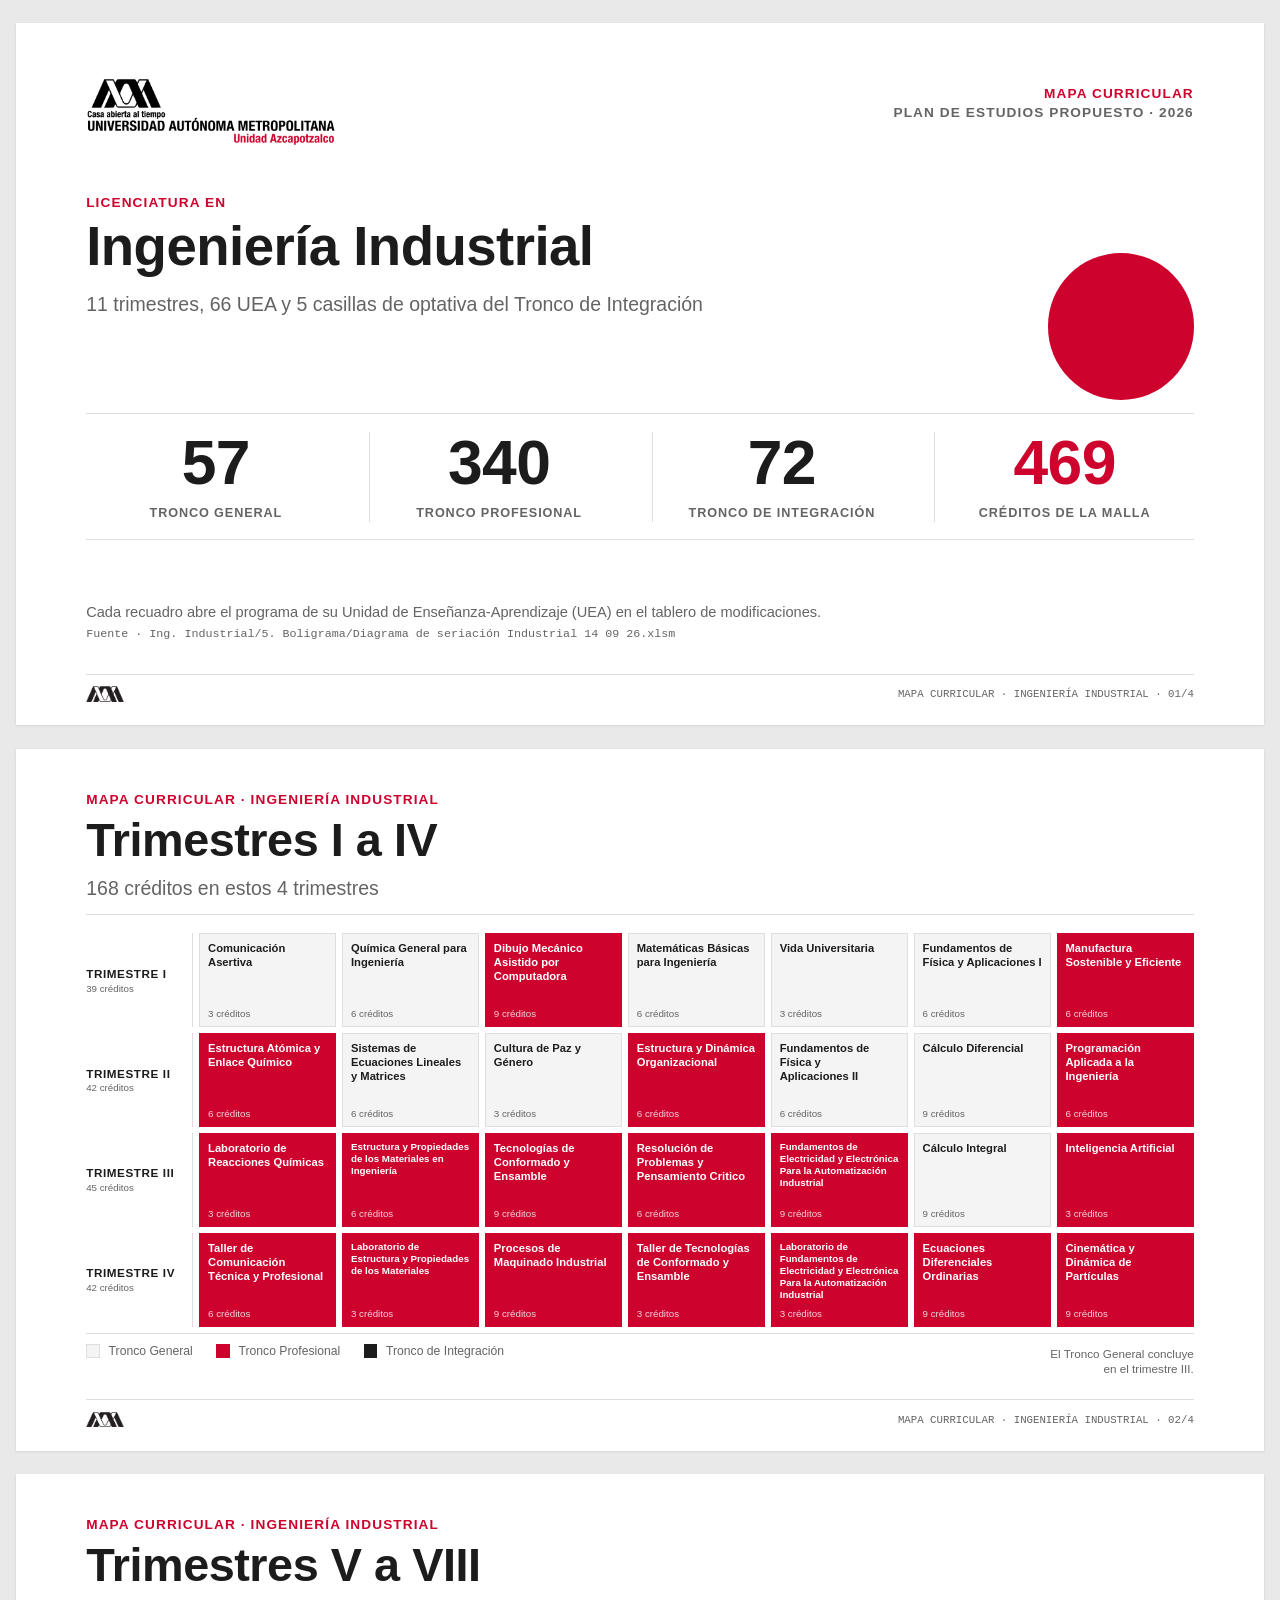
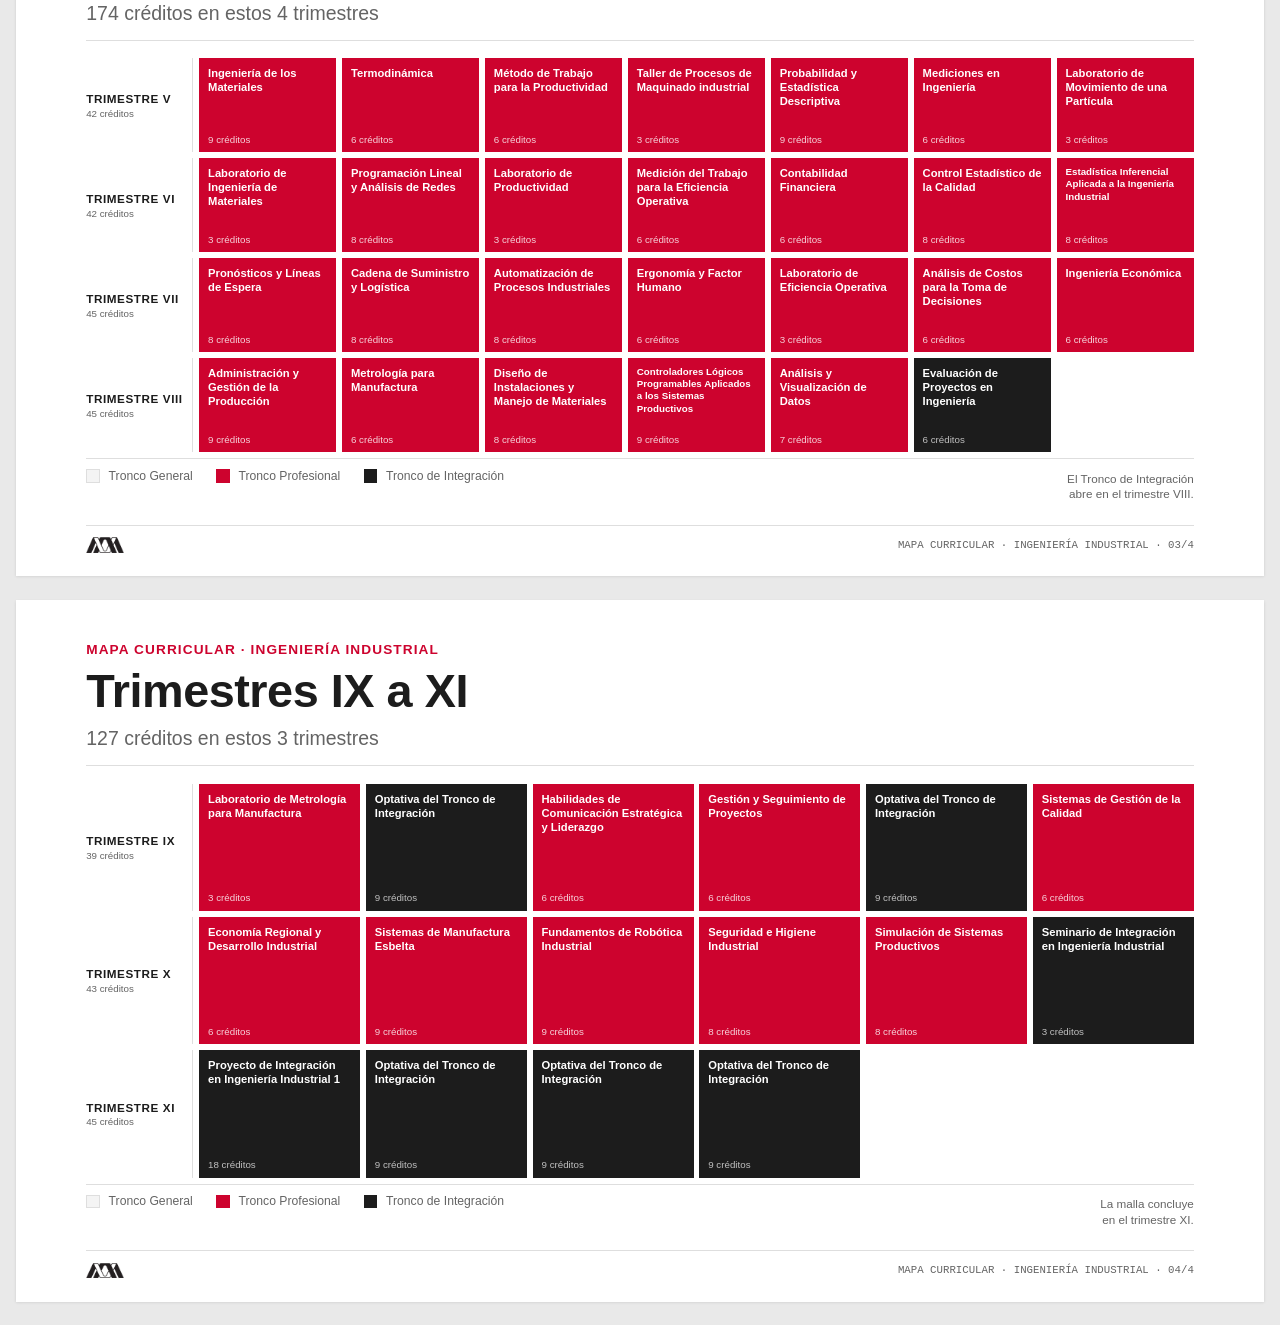
<file: mallas/ind.html>
<!doctype html>
<html lang="es">
<head>
<meta charset="utf-8">
<meta name="viewport" content="width=device-width, initial-scale=1">
<title>Mapa curricular &middot; Ingenier&iacute;a Industrial</title>
<link rel="stylesheet" href="recursos/style.css?v=eb22b17e">
<link rel="stylesheet" href="recursos/malla.css?v=33eee8fa">
<link rel="stylesheet" href="recursos/movil.css?v=af0bb005">
</head>
<body>
<div class="mm-pagina"><p class="mm-kicker">Malla curricular &middot; plan propuesto</p><h1>Ingenier&iacute;a Industrial</h1><p class="mm-ayuda">Toca una UEA para abrir su programa. Las casillas de optativa llevan a la lista de optativas.</p><p class="mm-pdf"><a href="ind.pdf" download="malla-ind.pdf">Descargar PDF</a></p><div class="mm" data-lic="ind"><div class="mm-resumen"><p class="mm-total"><span>469</span> cr&eacute;ditos en 11 trimestres</p><div class="mm-barra" aria-hidden="true"><span class="mm-seg t-general" style="flex:57"></span><span class="mm-seg t-profesional" style="flex:340"></span><span class="mm-seg t-integracion" style="flex:72"></span></div><ul class="mm-leyenda"><li><span class="mm-marca t-general"></span><span>Tronco General</span><span class="mm-num">57</span></li><li><span class="mm-marca t-profesional"></span><span>Tronco Profesional</span><span class="mm-num">340</span></li><li><span class="mm-marca t-integracion"></span><span>Tronco de Integraci&oacute;n</span><span class="mm-num">72</span></li></ul></div><nav class="mm-nav" aria-label="Trimestres"><button type="button" data-t="1" aria-label="Trimestre I">I</button><button type="button" data-t="2" aria-label="Trimestre II">II</button><button type="button" data-t="3" aria-label="Trimestre III">III</button><button type="button" data-t="4" aria-label="Trimestre IV">IV</button><button type="button" data-t="5" aria-label="Trimestre V">V</button><button type="button" data-t="6" aria-label="Trimestre VI">VI</button><button type="button" data-t="7" aria-label="Trimestre VII">VII</button><button type="button" data-t="8" aria-label="Trimestre VIII">VIII</button><button type="button" data-t="9" aria-label="Trimestre IX">IX</button><button type="button" data-t="10" aria-label="Trimestre X">X</button><button type="button" data-t="11" aria-label="Trimestre XI">XI</button></nav><section class="mm-trim" id="mm-ind-t1" data-t="1"><h2><span class="mm-chip">I</span><span class="mm-trim-tit">Trimestre I</span><span class="mm-trim-cr">39 cr&eacute;ditos</span></h2><ol class="mm-lista"><li><a class="mm-uea" href="../index.html#/uea/ind/1100211" target="_top"><span class="mm-marca t-general"></span><span class="mm-txt"><span class="mm-nombre">Comunicaci&oacute;n Asertiva</span><span class="mm-meta">Tronco General &middot; 3 cr&eacute;ditos</span></span><span class="mm-ir" aria-hidden="true">&rsaquo;</span></a></li><li><a class="mm-uea" href="../index.html#/uea/ind/1114055" target="_top"><span class="mm-marca t-general"></span><span class="mm-txt"><span class="mm-nombre">Qu&iacute;mica General para Ingenier&iacute;a</span><span class="mm-meta">Tronco General &middot; 6 cr&eacute;ditos</span></span><span class="mm-ir" aria-hidden="true">&rsaquo;</span></a></li><li><a class="mm-uea" href="../index.html#/uea/ind/1130053" target="_top"><span class="mm-marca t-profesional"></span><span class="mm-txt"><span class="mm-nombre">Dibujo Mec&aacute;nico Asistido por Computadora</span><span class="mm-meta">Tronco Profesional &middot; 9 cr&eacute;ditos</span></span><span class="mm-ir" aria-hidden="true">&rsaquo;</span></a></li><li><a class="mm-uea" href="../index.html#/uea/ind/1114054" target="_top"><span class="mm-marca t-general"></span><span class="mm-txt"><span class="mm-nombre">Matem&aacute;ticas B&aacute;sicas para Ingenier&iacute;a</span><span class="mm-meta">Tronco General &middot; 6 cr&eacute;ditos</span></span><span class="mm-ir" aria-hidden="true">&rsaquo;</span></a></li><li><a class="mm-uea" href="../index.html#/uea/ind/1100215" target="_top"><span class="mm-marca t-general"></span><span class="mm-txt"><span class="mm-nombre">Vida Universitaria</span><span class="mm-meta">Tronco General &middot; 3 cr&eacute;ditos</span></span><span class="mm-ir" aria-hidden="true">&rsaquo;</span></a></li><li><a class="mm-uea" href="../index.html#/uea/ind/1114052" target="_top"><span class="mm-marca t-general"></span><span class="mm-txt"><span class="mm-nombre">Fundamentos de F&iacute;sica y Aplicaciones&nbsp;I</span><span class="mm-meta">Tronco General &middot; 6 cr&eacute;ditos</span></span><span class="mm-ir" aria-hidden="true">&rsaquo;</span></a></li><li><a class="mm-uea" href="../index.html#/uea/ind/1150037" target="_top"><span class="mm-marca t-profesional"></span><span class="mm-txt"><span class="mm-nombre">Manufactura Sostenible y Eficiente</span><span class="mm-meta">Tronco Profesional &middot; 6 cr&eacute;ditos</span></span><span class="mm-ir" aria-hidden="true">&rsaquo;</span></a></li></ol></section><section class="mm-trim" id="mm-ind-t2" data-t="2"><h2><span class="mm-chip">II</span><span class="mm-trim-tit">Trimestre II</span><span class="mm-trim-cr">42 cr&eacute;ditos</span></h2><ol class="mm-lista"><li><a class="mm-uea" href="../index.html#/uea/ind/1114046" target="_top"><span class="mm-marca t-profesional"></span><span class="mm-txt"><span class="mm-nombre">Estructura At&oacute;mica y Enlace Qu&iacute;mico</span><span class="mm-meta">Tronco Profesional &middot; 6 cr&eacute;ditos</span></span><span class="mm-ir" aria-hidden="true">&rsaquo;</span></a></li><li><a class="mm-uea" href="../index.html#/uea/ind/1114056" target="_top"><span class="mm-marca t-general"></span><span class="mm-txt"><span class="mm-nombre">Sistemas de Ecuaciones Lineales y Matrices</span><span class="mm-meta">Tronco General &middot; 6 cr&eacute;ditos</span></span><span class="mm-ir" aria-hidden="true">&rsaquo;</span></a></li><li><a class="mm-uea" href="../index.html#/uea/ind/1100212" target="_top"><span class="mm-marca t-general"></span><span class="mm-txt"><span class="mm-nombre">Cultura de Paz y G&eacute;nero</span><span class="mm-meta">Tronco General &middot; 3 cr&eacute;ditos</span></span><span class="mm-ir" aria-hidden="true">&rsaquo;</span></a></li><li><a class="mm-uea" href="../index.html#/uea/ind/1150030" target="_top"><span class="mm-marca t-profesional"></span><span class="mm-txt"><span class="mm-nombre">Estructura y Din&aacute;mica Organizacional</span><span class="mm-meta">Tronco Profesional &middot; 6 cr&eacute;ditos</span></span><span class="mm-ir" aria-hidden="true">&rsaquo;</span></a></li><li><a class="mm-uea" href="../index.html#/uea/ind/1114053" target="_top"><span class="mm-marca t-general"></span><span class="mm-txt"><span class="mm-nombre">Fundamentos de F&iacute;sica y Aplicaciones&nbsp;II</span><span class="mm-meta">Tronco General &middot; 6 cr&eacute;ditos</span></span><span class="mm-ir" aria-hidden="true">&rsaquo;</span></a></li><li><a class="mm-uea" href="../index.html#/uea/ind/1114048" target="_top"><span class="mm-marca t-general"></span><span class="mm-txt"><span class="mm-nombre">C&aacute;lculo Diferencial</span><span class="mm-meta">Tronco General &middot; 9 cr&eacute;ditos</span></span><span class="mm-ir" aria-hidden="true">&rsaquo;</span></a></li><li><a class="mm-uea" href="../index.html#/uea/ind/1150041" target="_top"><span class="mm-marca t-profesional"></span><span class="mm-txt"><span class="mm-nombre">Programaci&oacute;n Aplicada a la Ingenier&iacute;a</span><span class="mm-meta">Tronco Profesional &middot; 6 cr&eacute;ditos</span></span><span class="mm-ir" aria-hidden="true">&rsaquo;</span></a></li></ol></section><section class="mm-trim" id="mm-ind-t3" data-t="3"><h2><span class="mm-chip">III</span><span class="mm-trim-tit">Trimestre III</span><span class="mm-trim-cr">45 cr&eacute;ditos</span></h2><ol class="mm-lista"><li><a class="mm-uea" href="../index.html#/uea/ind/1114009" target="_top"><span class="mm-marca t-profesional"></span><span class="mm-txt"><span class="mm-nombre">Laboratorio de Reacciones Qu&iacute;micas</span><span class="mm-meta">Tronco Profesional &middot; 3 cr&eacute;ditos</span></span><span class="mm-ir" aria-hidden="true">&rsaquo;</span></a></li><li><a class="mm-uea" href="../index.html#/uea/ind/1114058" target="_top"><span class="mm-marca t-profesional"></span><span class="mm-txt"><span class="mm-nombre">Estructura y Propiedades de los Materiales en Ingenier&iacute;a</span><span class="mm-meta">Tronco Profesional &middot; 6 cr&eacute;ditos</span></span><span class="mm-ir" aria-hidden="true">&rsaquo;</span></a></li><li><a class="mm-uea" href="../index.html#/uea/ind/1130071" target="_top"><span class="mm-marca t-profesional"></span><span class="mm-txt"><span class="mm-nombre">Tecnolog&iacute;as de Conformado y Ensamble</span><span class="mm-meta">Tronco Profesional &middot; 9 cr&eacute;ditos</span></span><span class="mm-ir" aria-hidden="true">&rsaquo;</span></a></li><li><a class="mm-uea" href="../index.html#/uea/ind/1150044" target="_top"><span class="mm-marca t-profesional"></span><span class="mm-txt"><span class="mm-nombre">Resoluci&oacute;n de Problemas y Pensamiento Critico</span><span class="mm-meta">Tronco Profesional &middot; 6 cr&eacute;ditos</span></span><span class="mm-ir" aria-hidden="true">&rsaquo;</span></a></li><li><a class="mm-uea" href="../index.html#/uea/ind/1125010" target="_top"><span class="mm-marca t-profesional"></span><span class="mm-txt"><span class="mm-nombre">Fundamentos de Electricidad y Electr&oacute;nica Para la Automatizaci&oacute;n Industrial</span><span class="mm-meta">Tronco Profesional &middot; 9 cr&eacute;ditos</span></span><span class="mm-ir" aria-hidden="true">&rsaquo;</span></a></li><li><a class="mm-uea" href="../index.html#/uea/ind/1114049" target="_top"><span class="mm-marca t-general"></span><span class="mm-txt"><span class="mm-nombre">C&aacute;lculo Integral</span><span class="mm-meta">Tronco General &middot; 9 cr&eacute;ditos</span></span><span class="mm-ir" aria-hidden="true">&rsaquo;</span></a></li><li><a class="mm-uea" href="../index.html#/uea/ind/1100213" target="_top"><span class="mm-marca t-profesional"></span><span class="mm-txt"><span class="mm-nombre">Inteligencia Artificial</span><span class="mm-meta">Tronco Profesional &middot; 3 cr&eacute;ditos</span></span><span class="mm-ir" aria-hidden="true">&rsaquo;</span></a></li></ol></section><section class="mm-trim" id="mm-ind-t4" data-t="4"><h2><span class="mm-chip">IV</span><span class="mm-trim-tit">Trimestre IV</span><span class="mm-trim-cr">42 cr&eacute;ditos</span></h2><ol class="mm-lista"><li><a class="mm-uea" href="../index.html#/uea/ind/1150049" target="_top"><span class="mm-marca t-profesional"></span><span class="mm-txt"><span class="mm-nombre">Taller de Comunicaci&oacute;n T&eacute;cnica y Profesional</span><span class="mm-meta">Tronco Profesional &middot; 6 cr&eacute;ditos</span></span><span class="mm-ir" aria-hidden="true">&rsaquo;</span></a></li><li><a class="mm-uea" href="../index.html#/uea/ind/1114060" target="_top"><span class="mm-marca t-profesional"></span><span class="mm-txt"><span class="mm-nombre">Laboratorio de Estructura y Propiedades de los Materiales</span><span class="mm-meta">Tronco Profesional &middot; 3 cr&eacute;ditos</span></span><span class="mm-ir" aria-hidden="true">&rsaquo;</span></a></li><li><a class="mm-uea" href="../index.html#/uea/ind/1130065" target="_top"><span class="mm-marca t-profesional"></span><span class="mm-txt"><span class="mm-nombre">Procesos de Maquinado Industrial</span><span class="mm-meta">Tronco Profesional &middot; 9 cr&eacute;ditos</span></span><span class="mm-ir" aria-hidden="true">&rsaquo;</span></a></li><li><a class="mm-uea" href="../index.html#/uea/ind/1130069" target="_top"><span class="mm-marca t-profesional"></span><span class="mm-txt"><span class="mm-nombre">Taller de Tecnolog&iacute;as de Conformado y Ensamble</span><span class="mm-meta">Tronco Profesional &middot; 3 cr&eacute;ditos</span></span><span class="mm-ir" aria-hidden="true">&rsaquo;</span></a></li><li><a class="mm-uea" href="../index.html#/uea/ind/1125012" target="_top"><span class="mm-marca t-profesional"></span><span class="mm-txt"><span class="mm-nombre">Laboratorio de Fundamentos de Electricidad y Electr&oacute;nica Para la Automatizaci&oacute;n Industrial</span><span class="mm-meta">Tronco Profesional &middot; 3 cr&eacute;ditos</span></span><span class="mm-ir" aria-hidden="true">&rsaquo;</span></a></li><li><a class="mm-uea" href="../index.html#/uea/ind/1114050" target="_top"><span class="mm-marca t-profesional"></span><span class="mm-txt"><span class="mm-nombre">Ecuaciones Diferenciales Ordinarias</span><span class="mm-meta">Tronco Profesional &middot; 9 cr&eacute;ditos</span></span><span class="mm-ir" aria-hidden="true">&rsaquo;</span></a></li><li><a class="mm-uea" href="../index.html#/uea/ind/1114045" target="_top"><span class="mm-marca t-profesional"></span><span class="mm-txt"><span class="mm-nombre">Cinem&aacute;tica y Din&aacute;mica de Part&iacute;culas</span><span class="mm-meta">Tronco Profesional &middot; 9 cr&eacute;ditos</span></span><span class="mm-ir" aria-hidden="true">&rsaquo;</span></a></li></ol></section><section class="mm-trim" id="mm-ind-t5" data-t="5"><h2><span class="mm-chip">V</span><span class="mm-trim-tit">Trimestre V</span><span class="mm-trim-cr">42 cr&eacute;ditos</span></h2><ol class="mm-lista"><li><a class="mm-uea" href="../index.html#/uea/ind/1140058" target="_top"><span class="mm-marca t-profesional"></span><span class="mm-txt"><span class="mm-nombre">Ingenier&iacute;a de los Materiales</span><span class="mm-meta">Tronco Profesional &middot; 9 cr&eacute;ditos</span></span><span class="mm-ir" aria-hidden="true">&rsaquo;</span></a></li><li><a class="mm-uea" href="../index.html#/uea/ind/1114017" target="_top"><span class="mm-marca t-profesional"></span><span class="mm-txt"><span class="mm-nombre">Termodin&aacute;mica</span><span class="mm-meta">Tronco Profesional &middot; 6 cr&eacute;ditos</span></span><span class="mm-ir" aria-hidden="true">&rsaquo;</span></a></li><li><a class="mm-uea" href="../index.html#/uea/ind/1150039" target="_top"><span class="mm-marca t-profesional"></span><span class="mm-txt"><span class="mm-nombre">M&eacute;todo de Trabajo para la Productividad</span><span class="mm-meta">Tronco Profesional &middot; 6 cr&eacute;ditos</span></span><span class="mm-ir" aria-hidden="true">&rsaquo;</span></a></li><li><a class="mm-uea" href="../index.html#/uea/ind/1130068" target="_top"><span class="mm-marca t-profesional"></span><span class="mm-txt"><span class="mm-nombre">Taller de Procesos de Maquinado industrial</span><span class="mm-meta">Tronco Profesional &middot; 3 cr&eacute;ditos</span></span><span class="mm-ir" aria-hidden="true">&rsaquo;</span></a></li><li><a class="mm-uea" href="../index.html#/uea/ind/1150040" target="_top"><span class="mm-marca t-profesional"></span><span class="mm-txt"><span class="mm-nombre">Probabilidad y Estad&iacute;stica Descriptiva</span><span class="mm-meta">Tronco Profesional &middot; 9 cr&eacute;ditos</span></span><span class="mm-ir" aria-hidden="true">&rsaquo;</span></a></li><li><a class="mm-uea" href="../index.html#/uea/ind/1130063" target="_top"><span class="mm-marca t-profesional"></span><span class="mm-txt"><span class="mm-nombre">Mediciones en Ingenier&iacute;a</span><span class="mm-meta">Tronco Profesional &middot; 6 cr&eacute;ditos</span></span><span class="mm-ir" aria-hidden="true">&rsaquo;</span></a></li><li><a class="mm-uea" href="../index.html#/uea/ind/1114007" target="_top"><span class="mm-marca t-profesional"></span><span class="mm-txt"><span class="mm-nombre">Laboratorio de Movimiento de una Part&iacute;cula</span><span class="mm-meta">Tronco Profesional &middot; 3 cr&eacute;ditos</span></span><span class="mm-ir" aria-hidden="true">&rsaquo;</span></a></li></ol></section><section class="mm-trim" id="mm-ind-t6" data-t="6"><h2><span class="mm-chip">VI</span><span class="mm-trim-tit">Trimestre VI</span><span class="mm-trim-cr">42 cr&eacute;ditos</span></h2><ol class="mm-lista"><li><a class="mm-uea" href="../index.html#/uea/ind/1140059" target="_top"><span class="mm-marca t-profesional"></span><span class="mm-txt"><span class="mm-nombre">Laboratorio de Ingenier&iacute;a de Materiales</span><span class="mm-meta">Tronco Profesional &middot; 3 cr&eacute;ditos</span></span><span class="mm-ir" aria-hidden="true">&rsaquo;</span></a></li><li><a class="mm-uea" href="../index.html#/uea/ind/1150042" target="_top"><span class="mm-marca t-profesional"></span><span class="mm-txt"><span class="mm-nombre">Programaci&oacute;n Lineal y An&aacute;lisis de Redes</span><span class="mm-meta">Tronco Profesional &middot; 8 cr&eacute;ditos</span></span><span class="mm-ir" aria-hidden="true">&rsaquo;</span></a></li><li><a class="mm-uea" href="../index.html#/uea/ind/1150036" target="_top"><span class="mm-marca t-profesional"></span><span class="mm-txt"><span class="mm-nombre">Laboratorio de Productividad</span><span class="mm-meta">Tronco Profesional &middot; 3 cr&eacute;ditos</span></span><span class="mm-ir" aria-hidden="true">&rsaquo;</span></a></li><li><a class="mm-uea" href="../index.html#/uea/ind/1150038" target="_top"><span class="mm-marca t-profesional"></span><span class="mm-txt"><span class="mm-nombre">Medici&oacute;n del Trabajo para la Eficiencia Operativa</span><span class="mm-meta">Tronco Profesional &middot; 6 cr&eacute;ditos</span></span><span class="mm-ir" aria-hidden="true">&rsaquo;</span></a></li><li><a class="mm-uea" href="../index.html#/uea/ind/1150024" target="_top"><span class="mm-marca t-profesional"></span><span class="mm-txt"><span class="mm-nombre">Contabilidad Financiera</span><span class="mm-meta">Tronco Profesional &middot; 6 cr&eacute;ditos</span></span><span class="mm-ir" aria-hidden="true">&rsaquo;</span></a></li><li><a class="mm-uea" href="../index.html#/uea/ind/1150025" target="_top"><span class="mm-marca t-profesional"></span><span class="mm-txt"><span class="mm-nombre">Control Estad&iacute;stico de la Calidad</span><span class="mm-meta">Tronco Profesional &middot; 8 cr&eacute;ditos</span></span><span class="mm-ir" aria-hidden="true">&rsaquo;</span></a></li><li><a class="mm-uea" href="../index.html#/uea/ind/1150029" target="_top"><span class="mm-marca t-profesional"></span><span class="mm-txt"><span class="mm-nombre">Estad&iacute;stica Inferencial Aplicada a la Ingenier&iacute;a Industrial</span><span class="mm-meta">Tronco Profesional &middot; 8 cr&eacute;ditos</span></span><span class="mm-ir" aria-hidden="true">&rsaquo;</span></a></li></ol></section><section class="mm-trim" id="mm-ind-t7" data-t="7"><h2><span class="mm-chip">VII</span><span class="mm-trim-tit">Trimestre VII</span><span class="mm-trim-cr">45 cr&eacute;ditos</span></h2><ol class="mm-lista"><li><a class="mm-uea" href="../index.html#/uea/ind/1150043" target="_top"><span class="mm-marca t-profesional"></span><span class="mm-txt"><span class="mm-nombre">Pron&oacute;sticos y L&iacute;neas de Espera</span><span class="mm-meta">Tronco Profesional &middot; 8 cr&eacute;ditos</span></span><span class="mm-ir" aria-hidden="true">&rsaquo;</span></a></li><li><a class="mm-uea" href="../index.html#/uea/ind/1150023" target="_top"><span class="mm-marca t-profesional"></span><span class="mm-txt"><span class="mm-nombre">Cadena de Suministro y Log&iacute;stica</span><span class="mm-meta">Tronco Profesional &middot; 8 cr&eacute;ditos</span></span><span class="mm-ir" aria-hidden="true">&rsaquo;</span></a></li><li><a class="mm-uea" href="../index.html#/uea/ind/1125008" target="_top"><span class="mm-marca t-profesional"></span><span class="mm-txt"><span class="mm-nombre">Automatizaci&oacute;n de Procesos Industriales</span><span class="mm-meta">Tronco Profesional &middot; 8 cr&eacute;ditos</span></span><span class="mm-ir" aria-hidden="true">&rsaquo;</span></a></li><li><a class="mm-uea" href="../index.html#/uea/ind/1150028" target="_top"><span class="mm-marca t-profesional"></span><span class="mm-txt"><span class="mm-nombre">Ergonom&iacute;a y Factor Humano</span><span class="mm-meta">Tronco Profesional &middot; 6 cr&eacute;ditos</span></span><span class="mm-ir" aria-hidden="true">&rsaquo;</span></a></li><li><a class="mm-uea" href="../index.html#/uea/ind/1150035" target="_top"><span class="mm-marca t-profesional"></span><span class="mm-txt"><span class="mm-nombre">Laboratorio de Eficiencia Operativa</span><span class="mm-meta">Tronco Profesional &middot; 3 cr&eacute;ditos</span></span><span class="mm-ir" aria-hidden="true">&rsaquo;</span></a></li><li><a class="mm-uea" href="../index.html#/uea/ind/1150021" target="_top"><span class="mm-marca t-profesional"></span><span class="mm-txt"><span class="mm-nombre">An&aacute;lisis de Costos para la Toma de Decisiones</span><span class="mm-meta">Tronco Profesional &middot; 6 cr&eacute;ditos</span></span><span class="mm-ir" aria-hidden="true">&rsaquo;</span></a></li><li><a class="mm-uea" href="../index.html#/uea/ind/1150034" target="_top"><span class="mm-marca t-profesional"></span><span class="mm-txt"><span class="mm-nombre">Ingenier&iacute;a Econ&oacute;mica</span><span class="mm-meta">Tronco Profesional &middot; 6 cr&eacute;ditos</span></span><span class="mm-ir" aria-hidden="true">&rsaquo;</span></a></li></ol></section><section class="mm-trim" id="mm-ind-t8" data-t="8"><h2><span class="mm-chip">VIII</span><span class="mm-trim-tit">Trimestre VIII</span><span class="mm-trim-cr">45 cr&eacute;ditos</span></h2><ol class="mm-lista"><li><a class="mm-uea" href="../index.html#/uea/ind/1150020" target="_top"><span class="mm-marca t-profesional"></span><span class="mm-txt"><span class="mm-nombre">Administraci&oacute;n y Gesti&oacute;n de la Producci&oacute;n</span><span class="mm-meta">Tronco Profesional &middot; 9 cr&eacute;ditos</span></span><span class="mm-ir" aria-hidden="true">&rsaquo;</span></a></li><li><a class="mm-uea" href="../index.html#/uea/ind/1130064" target="_top"><span class="mm-marca t-profesional"></span><span class="mm-txt"><span class="mm-nombre">Metrolog&iacute;a para Manufactura</span><span class="mm-meta">Tronco Profesional &middot; 6 cr&eacute;ditos</span></span><span class="mm-ir" aria-hidden="true">&rsaquo;</span></a></li><li><a class="mm-uea" href="../index.html#/uea/ind/1150026" target="_top"><span class="mm-marca t-profesional"></span><span class="mm-txt"><span class="mm-nombre">Dise&ntilde;o de Instalaciones y Manejo de Materiales</span><span class="mm-meta">Tronco Profesional &middot; 8 cr&eacute;ditos</span></span><span class="mm-ir" aria-hidden="true">&rsaquo;</span></a></li><li><a class="mm-uea" href="../index.html#/uea/ind/1125009" target="_top"><span class="mm-marca t-profesional"></span><span class="mm-txt"><span class="mm-nombre">Controladores L&oacute;gicos Programables Aplicados a los Sistemas Productivos</span><span class="mm-meta">Tronco Profesional &middot; 9 cr&eacute;ditos</span></span><span class="mm-ir" aria-hidden="true">&rsaquo;</span></a></li><li><a class="mm-uea" href="../index.html#/uea/ind/1150022" target="_top"><span class="mm-marca t-profesional"></span><span class="mm-txt"><span class="mm-nombre">An&aacute;lisis y Visualizaci&oacute;n de Datos</span><span class="mm-meta">Tronco Profesional &middot; 7 cr&eacute;ditos</span></span><span class="mm-ir" aria-hidden="true">&rsaquo;</span></a></li><li><a class="mm-uea" href="../index.html#/uea/ind/1150031" target="_top"><span class="mm-marca t-integracion"></span><span class="mm-txt"><span class="mm-nombre">Evaluaci&oacute;n de Proyectos en Ingenier&iacute;a</span><span class="mm-meta">Tronco de Integraci&oacute;n &middot; 6 cr&eacute;ditos</span></span><span class="mm-ir" aria-hidden="true">&rsaquo;</span></a></li></ol></section><section class="mm-trim" id="mm-ind-t9" data-t="9"><h2><span class="mm-chip">IX</span><span class="mm-trim-tit">Trimestre IX</span><span class="mm-trim-cr">39 cr&eacute;ditos</span></h2><ol class="mm-lista"><li><a class="mm-uea" href="../index.html#/uea/ind/1130059" target="_top"><span class="mm-marca t-profesional"></span><span class="mm-txt"><span class="mm-nombre">Laboratorio de Metrolog&iacute;a para Manufactura</span><span class="mm-meta">Tronco Profesional &middot; 3 cr&eacute;ditos</span></span><span class="mm-ir" aria-hidden="true">&rsaquo;</span></a></li><li><a class="mm-uea" href="../index.html#/lic/ind/optativas" target="_top"><span class="mm-marca t-integracion"></span><span class="mm-txt"><span class="mm-nombre">Optativa del Tronco de Integraci&oacute;n</span><span class="mm-meta">Tronco de Integraci&oacute;n &middot; 9 cr&eacute;ditos</span></span><span class="mm-ir" aria-hidden="true">&rsaquo;</span></a></li><li><a class="mm-uea" href="../index.html#/uea/ind/1150033" target="_top"><span class="mm-marca t-profesional"></span><span class="mm-txt"><span class="mm-nombre">Habilidades de Comunicaci&oacute;n Estrat&eacute;gica y Liderazgo</span><span class="mm-meta">Tronco Profesional &middot; 6 cr&eacute;ditos</span></span><span class="mm-ir" aria-hidden="true">&rsaquo;</span></a></li><li><a class="mm-uea" href="../index.html#/uea/ind/1150032" target="_top"><span class="mm-marca t-profesional"></span><span class="mm-txt"><span class="mm-nombre">Gesti&oacute;n y Seguimiento de Proyectos</span><span class="mm-meta">Tronco Profesional &middot; 6 cr&eacute;ditos</span></span><span class="mm-ir" aria-hidden="true">&rsaquo;</span></a></li><li><a class="mm-uea" href="../index.html#/lic/ind/optativas" target="_top"><span class="mm-marca t-integracion"></span><span class="mm-txt"><span class="mm-nombre">Optativa del Tronco de Integraci&oacute;n</span><span class="mm-meta">Tronco de Integraci&oacute;n &middot; 9 cr&eacute;ditos</span></span><span class="mm-ir" aria-hidden="true">&rsaquo;</span></a></li><li><a class="mm-uea" href="../index.html#/uea/ind/1150047" target="_top"><span class="mm-marca t-profesional"></span><span class="mm-txt"><span class="mm-nombre">Sistemas de Gesti&oacute;n de la Calidad</span><span class="mm-meta">Tronco Profesional &middot; 6 cr&eacute;ditos</span></span><span class="mm-ir" aria-hidden="true">&rsaquo;</span></a></li></ol></section><section class="mm-trim" id="mm-ind-t10" data-t="10"><h2><span class="mm-chip">X</span><span class="mm-trim-tit">Trimestre X</span><span class="mm-trim-cr">43 cr&eacute;ditos</span></h2><ol class="mm-lista"><li><a class="mm-uea" href="../index.html#/uea/ind/1150027" target="_top"><span class="mm-marca t-profesional"></span><span class="mm-txt"><span class="mm-nombre">Econom&iacute;a Regional y Desarrollo Industrial</span><span class="mm-meta">Tronco Profesional &middot; 6 cr&eacute;ditos</span></span><span class="mm-ir" aria-hidden="true">&rsaquo;</span></a></li><li><a class="mm-uea" href="../index.html#/uea/ind/1150048" target="_top"><span class="mm-marca t-profesional"></span><span class="mm-txt"><span class="mm-nombre">Sistemas de Manufactura Esbelta</span><span class="mm-meta">Tronco Profesional &middot; 9 cr&eacute;ditos</span></span><span class="mm-ir" aria-hidden="true">&rsaquo;</span></a></li><li><a class="mm-uea" href="../index.html#/uea/ind/1125011" target="_top"><span class="mm-marca t-profesional"></span><span class="mm-txt"><span class="mm-nombre">Fundamentos de Rob&oacute;tica Industrial</span><span class="mm-meta">Tronco Profesional &middot; 9 cr&eacute;ditos</span></span><span class="mm-ir" aria-hidden="true">&rsaquo;</span></a></li><li><a class="mm-uea" href="../index.html#/uea/ind/1150045" target="_top"><span class="mm-marca t-profesional"></span><span class="mm-txt"><span class="mm-nombre">Seguridad e Higiene Industrial</span><span class="mm-meta">Tronco Profesional &middot; 8 cr&eacute;ditos</span></span><span class="mm-ir" aria-hidden="true">&rsaquo;</span></a></li><li><a class="mm-uea" href="../index.html#/uea/ind/1150046" target="_top"><span class="mm-marca t-profesional"></span><span class="mm-txt"><span class="mm-nombre">Simulaci&oacute;n de Sistemas Productivos</span><span class="mm-meta">Tronco Profesional &middot; 8 cr&eacute;ditos</span></span><span class="mm-ir" aria-hidden="true">&rsaquo;</span></a></li><li><a class="mm-uea" href="../index.html#/uea/ind/1100204" target="_top"><span class="mm-marca t-integracion"></span><span class="mm-txt"><span class="mm-nombre">Seminario de Integraci&oacute;n en Ingenier&iacute;a Industrial</span><span class="mm-meta">Tronco de Integraci&oacute;n &middot; 3 cr&eacute;ditos</span></span><span class="mm-ir" aria-hidden="true">&rsaquo;</span></a></li></ol></section><section class="mm-trim" id="mm-ind-t11" data-t="11"><h2><span class="mm-chip">XI</span><span class="mm-trim-tit">Trimestre XI</span><span class="mm-trim-cr">45 cr&eacute;ditos</span></h2><ol class="mm-lista"><li><a class="mm-uea" href="../index.html#/uea/ind/1100203" target="_top"><span class="mm-marca t-integracion"></span><span class="mm-txt"><span class="mm-nombre">Proyecto de Integraci&oacute;n en Ingenier&iacute;a Industrial 1</span><span class="mm-meta">Tronco de Integraci&oacute;n &middot; 18 cr&eacute;ditos</span></span><span class="mm-ir" aria-hidden="true">&rsaquo;</span></a></li><li><a class="mm-uea" href="../index.html#/lic/ind/optativas" target="_top"><span class="mm-marca t-integracion"></span><span class="mm-txt"><span class="mm-nombre">Optativa del Tronco de Integraci&oacute;n</span><span class="mm-meta">Tronco de Integraci&oacute;n &middot; 9 cr&eacute;ditos</span></span><span class="mm-ir" aria-hidden="true">&rsaquo;</span></a></li><li><a class="mm-uea" href="../index.html#/lic/ind/optativas" target="_top"><span class="mm-marca t-integracion"></span><span class="mm-txt"><span class="mm-nombre">Optativa del Tronco de Integraci&oacute;n</span><span class="mm-meta">Tronco de Integraci&oacute;n &middot; 9 cr&eacute;ditos</span></span><span class="mm-ir" aria-hidden="true">&rsaquo;</span></a></li><li><a class="mm-uea" href="../index.html#/lic/ind/optativas" target="_top"><span class="mm-marca t-integracion"></span><span class="mm-txt"><span class="mm-nombre">Optativa del Tronco de Integraci&oacute;n</span><span class="mm-meta">Tronco de Integraci&oacute;n &middot; 9 cr&eacute;ditos</span></span><span class="mm-ir" aria-hidden="true">&rsaquo;</span></a></li></ol></section><p class="mm-fuente">Fuente &middot; Ing. Industrial/5. Boligrama/Diagrama de seriaci&oacute;n Industrial 14 09 26.xlsm</p></div></div>
<section class="slide" id="s1">

<div style="position:absolute; left:72px; top:56px;">
  <img src="recursos/logo_cover_web.png" style="width:256px;" alt="UAM"></div>
<div style="position:absolute; right:72px; top:64px; text-align:right;">
  <p class="kicker" style="margin:0;">MAPA CURRICULAR</p>
  <p class="kicker muted" style="margin:4px 0 0 0; letter-spacing:0.08em;">
    PLAN DE ESTUDIOS PROPUESTO &middot; 2026</p>
</div>
<div style="position:absolute; left:72px; right:260px; top:176px;">
  <p class="kicker">LICENCIATURA EN</p>
  <h1 class="title" style="font-size:56px; line-height:60px;">Ingenier&iacute;a Industrial</h1>
  <p class="subtitle" style="margin-top:16px;">11 trimestres, 66 UEA y 5 casillas de optativa del Tronco de Integraci&oacute;n</p>
</div>
<div style="position:absolute; right:72px; top:236px;">
  <div style="width:150px; height:150px; border-radius:50%; background:var(--uamred);"></div></div>
<div style="position:absolute; left:72px; right:72px; top:400px;">
  <div class="datorow" style="display:grid; grid-template-columns:repeat(4, 1fr); gap:24px;">
    <div class="dato"><div class="num">57</div><div class="label">Tronco General</div></div>
    <div class="dato"><div class="num">340</div><div class="label">Tronco Profesional</div></div>
    <div class="dato"><div class="num">72</div><div class="label">Tronco de Integraci&oacute;n</div></div>
    <div class="dato"><div class="num accent">469</div><div class="label">Cr&eacute;ditos de la malla</div></div>
  </div>
</div>
<div style="position:absolute; left:72px; right:72px; bottom:84px;">
  
  <p style="font-size:15px; line-height:21px; color:var(--uamgray); margin:0;">
    Cada recuadro abre el programa de su Unidad de Ense&ntilde;anza-Aprendizaje (UEA)
    en el tablero de modificaciones.</p>
  <p class="mono" style="font-size:12px; line-height:18px; color:var(--uamgray); margin:4px 0 0 0;">
    Fuente &middot; Ing. Industrial/5. Boligrama/Diagrama de seriaci&oacute;n Industrial 14 09 26.xlsm</p>
</div>
<div class="footer-rule"></div>
<div class="footer">
  <img src="recursos/logo_footer_web.png" alt="UAM">
  <span class="folio">MAPA CURRICULAR &middot; INGENIER&Iacute;A INDUSTRIAL &middot; 01/4</span>
</div>
</section>
<section class="slide" id="s2">
<div class="slide-body"><div class="hd">
  <p class="kicker">MAPA CURRICULAR &middot; INGENIER&Iacute;A INDUSTRIAL</p>
  <h1 class="title">Trimestres I a IV</h1>
  <p class="subtitle">168 cr&eacute;ditos en estos 4 trimestres</p>
  <div class="hd-rule"></div>
</div><div class="content"><div style="height:100%; display:flex; flex-direction:column; gap:6px;"><div style="display:grid; grid-template-columns:110px repeat(7, 1fr); gap:6px; flex:1; min-height:0;"><div style="display:flex; flex-direction:column; justify-content:center; border-right:1px solid var(--hairline); padding-right:10px;"><span style="font-size:12px; font-weight:700; letter-spacing:.05em; white-space:nowrap; color:var(--uamblue);">TRIMESTRE I</span><span style="font-size:10px; color:var(--uamgray); margin-top:3px;">39 cr&eacute;ditos</span></div><a class="celda t-general" href="../index.html#/uea/ind/1100211" target="_top" title="Abrir el programa de Comunicaci&oacute;n Asertiva" style="background:var(--uamlightgray); color:var(--uamblue); box-shadow: inset 0 0 0 1px var(--hairline); padding:8px 9px; display:flex; flex-direction:column; justify-content:space-between; min-height:0; overflow:hidden; text-decoration:none;"><span style="font-size:11.5px; line-height:14.5px; font-weight:700;">Comunicaci&oacute;n Asertiva</span><span style="font-size:10px; color:var(--uamgray); margin-top:5px;">3 cr&eacute;ditos</span></a><a class="celda t-general" href="../index.html#/uea/ind/1114055" target="_top" title="Abrir el programa de Qu&iacute;mica General para Ingenier&iacute;a" style="background:var(--uamlightgray); color:var(--uamblue); box-shadow: inset 0 0 0 1px var(--hairline); padding:8px 9px; display:flex; flex-direction:column; justify-content:space-between; min-height:0; overflow:hidden; text-decoration:none;"><span style="font-size:11.5px; line-height:14.5px; font-weight:700;">Qu&iacute;mica General para Ingenier&iacute;a</span><span style="font-size:10px; color:var(--uamgray); margin-top:5px;">6 cr&eacute;ditos</span></a><a class="celda t-profesional" href="../index.html#/uea/ind/1130053" target="_top" title="Abrir el programa de Dibujo Mec&aacute;nico Asistido por Computadora" style="background:var(--uamred); color:#FFFFFF;  padding:8px 9px; display:flex; flex-direction:column; justify-content:space-between; min-height:0; overflow:hidden; text-decoration:none;"><span style="font-size:11.5px; line-height:14.5px; font-weight:700;">Dibujo Mec&aacute;nico Asistido por Computadora</span><span style="font-size:10px; color:rgba(255,255,255,.82); margin-top:5px;">9 cr&eacute;ditos</span></a><a class="celda t-general" href="../index.html#/uea/ind/1114054" target="_top" title="Abrir el programa de Matem&aacute;ticas B&aacute;sicas para Ingenier&iacute;a" style="background:var(--uamlightgray); color:var(--uamblue); box-shadow: inset 0 0 0 1px var(--hairline); padding:8px 9px; display:flex; flex-direction:column; justify-content:space-between; min-height:0; overflow:hidden; text-decoration:none;"><span style="font-size:11.5px; line-height:14.5px; font-weight:700;">Matem&aacute;ticas B&aacute;sicas para Ingenier&iacute;a</span><span style="font-size:10px; color:var(--uamgray); margin-top:5px;">6 cr&eacute;ditos</span></a><a class="celda t-general" href="../index.html#/uea/ind/1100215" target="_top" title="Abrir el programa de Vida Universitaria" style="background:var(--uamlightgray); color:var(--uamblue); box-shadow: inset 0 0 0 1px var(--hairline); padding:8px 9px; display:flex; flex-direction:column; justify-content:space-between; min-height:0; overflow:hidden; text-decoration:none;"><span style="font-size:11.5px; line-height:14.5px; font-weight:700;">Vida Universitaria</span><span style="font-size:10px; color:var(--uamgray); margin-top:5px;">3 cr&eacute;ditos</span></a><a class="celda t-general" href="../index.html#/uea/ind/1114052" target="_top" title="Abrir el programa de Fundamentos de F&iacute;sica y Aplicaciones I" style="background:var(--uamlightgray); color:var(--uamblue); box-shadow: inset 0 0 0 1px var(--hairline); padding:8px 9px; display:flex; flex-direction:column; justify-content:space-between; min-height:0; overflow:hidden; text-decoration:none;"><span style="font-size:11.5px; line-height:14.5px; font-weight:700;">Fundamentos de F&iacute;sica y Aplicaciones&nbsp;I</span><span style="font-size:10px; color:var(--uamgray); margin-top:5px;">6 cr&eacute;ditos</span></a><a class="celda t-profesional" href="../index.html#/uea/ind/1150037" target="_top" title="Abrir el programa de Manufactura Sostenible y Eficiente" style="background:var(--uamred); color:#FFFFFF;  padding:8px 9px; display:flex; flex-direction:column; justify-content:space-between; min-height:0; overflow:hidden; text-decoration:none;"><span style="font-size:11.5px; line-height:14.5px; font-weight:700;">Manufactura Sostenible y Eficiente</span><span style="font-size:10px; color:rgba(255,255,255,.82); margin-top:5px;">6 cr&eacute;ditos</span></a></div><div style="display:grid; grid-template-columns:110px repeat(7, 1fr); gap:6px; flex:1; min-height:0;"><div style="display:flex; flex-direction:column; justify-content:center; border-right:1px solid var(--hairline); padding-right:10px;"><span style="font-size:12px; font-weight:700; letter-spacing:.05em; white-space:nowrap; color:var(--uamblue);">TRIMESTRE II</span><span style="font-size:10px; color:var(--uamgray); margin-top:3px;">42 cr&eacute;ditos</span></div><a class="celda t-profesional" href="../index.html#/uea/ind/1114046" target="_top" title="Abrir el programa de Estructura At&oacute;mica y Enlace Qu&iacute;mico" style="background:var(--uamred); color:#FFFFFF;  padding:8px 9px; display:flex; flex-direction:column; justify-content:space-between; min-height:0; overflow:hidden; text-decoration:none;"><span style="font-size:11.5px; line-height:14.5px; font-weight:700;">Estructura At&oacute;mica y Enlace Qu&iacute;mico</span><span style="font-size:10px; color:rgba(255,255,255,.82); margin-top:5px;">6 cr&eacute;ditos</span></a><a class="celda t-general" href="../index.html#/uea/ind/1114056" target="_top" title="Abrir el programa de Sistemas de Ecuaciones Lineales y Matrices" style="background:var(--uamlightgray); color:var(--uamblue); box-shadow: inset 0 0 0 1px var(--hairline); padding:8px 9px; display:flex; flex-direction:column; justify-content:space-between; min-height:0; overflow:hidden; text-decoration:none;"><span style="font-size:11.5px; line-height:14.5px; font-weight:700;">Sistemas de Ecuaciones Lineales y Matrices</span><span style="font-size:10px; color:var(--uamgray); margin-top:5px;">6 cr&eacute;ditos</span></a><a class="celda t-general" href="../index.html#/uea/ind/1100212" target="_top" title="Abrir el programa de Cultura de Paz y G&eacute;nero" style="background:var(--uamlightgray); color:var(--uamblue); box-shadow: inset 0 0 0 1px var(--hairline); padding:8px 9px; display:flex; flex-direction:column; justify-content:space-between; min-height:0; overflow:hidden; text-decoration:none;"><span style="font-size:11.5px; line-height:14.5px; font-weight:700;">Cultura de Paz y G&eacute;nero</span><span style="font-size:10px; color:var(--uamgray); margin-top:5px;">3 cr&eacute;ditos</span></a><a class="celda t-profesional" href="../index.html#/uea/ind/1150030" target="_top" title="Abrir el programa de Estructura y Din&aacute;mica Organizacional" style="background:var(--uamred); color:#FFFFFF;  padding:8px 9px; display:flex; flex-direction:column; justify-content:space-between; min-height:0; overflow:hidden; text-decoration:none;"><span style="font-size:11.5px; line-height:14.5px; font-weight:700;">Estructura y Din&aacute;mica Organizacional</span><span style="font-size:10px; color:rgba(255,255,255,.82); margin-top:5px;">6 cr&eacute;ditos</span></a><a class="celda t-general" href="../index.html#/uea/ind/1114053" target="_top" title="Abrir el programa de Fundamentos de F&iacute;sica y Aplicaciones II" style="background:var(--uamlightgray); color:var(--uamblue); box-shadow: inset 0 0 0 1px var(--hairline); padding:8px 9px; display:flex; flex-direction:column; justify-content:space-between; min-height:0; overflow:hidden; text-decoration:none;"><span style="font-size:11.5px; line-height:14.5px; font-weight:700;">Fundamentos de F&iacute;sica y Aplicaciones&nbsp;II</span><span style="font-size:10px; color:var(--uamgray); margin-top:5px;">6 cr&eacute;ditos</span></a><a class="celda t-general" href="../index.html#/uea/ind/1114048" target="_top" title="Abrir el programa de C&aacute;lculo Diferencial" style="background:var(--uamlightgray); color:var(--uamblue); box-shadow: inset 0 0 0 1px var(--hairline); padding:8px 9px; display:flex; flex-direction:column; justify-content:space-between; min-height:0; overflow:hidden; text-decoration:none;"><span style="font-size:11.5px; line-height:14.5px; font-weight:700;">C&aacute;lculo Diferencial</span><span style="font-size:10px; color:var(--uamgray); margin-top:5px;">9 cr&eacute;ditos</span></a><a class="celda t-profesional" href="../index.html#/uea/ind/1150041" target="_top" title="Abrir el programa de Programaci&oacute;n Aplicada a la Ingenier&iacute;a" style="background:var(--uamred); color:#FFFFFF;  padding:8px 9px; display:flex; flex-direction:column; justify-content:space-between; min-height:0; overflow:hidden; text-decoration:none;"><span style="font-size:11.5px; line-height:14.5px; font-weight:700;">Programaci&oacute;n Aplicada a la Ingenier&iacute;a</span><span style="font-size:10px; color:rgba(255,255,255,.82); margin-top:5px;">6 cr&eacute;ditos</span></a></div><div style="display:grid; grid-template-columns:110px repeat(7, 1fr); gap:6px; flex:1; min-height:0;"><div style="display:flex; flex-direction:column; justify-content:center; border-right:1px solid var(--hairline); padding-right:10px;"><span style="font-size:12px; font-weight:700; letter-spacing:.05em; white-space:nowrap; color:var(--uamblue);">TRIMESTRE III</span><span style="font-size:10px; color:var(--uamgray); margin-top:3px;">45 cr&eacute;ditos</span></div><a class="celda t-profesional" href="../index.html#/uea/ind/1114009" target="_top" title="Abrir el programa de Laboratorio de Reacciones Qu&iacute;micas" style="background:var(--uamred); color:#FFFFFF;  padding:8px 9px; display:flex; flex-direction:column; justify-content:space-between; min-height:0; overflow:hidden; text-decoration:none;"><span style="font-size:11.5px; line-height:14.5px; font-weight:700;">Laboratorio de Reacciones Qu&iacute;micas</span><span style="font-size:10px; color:rgba(255,255,255,.82); margin-top:5px;">3 cr&eacute;ditos</span></a><a class="celda t-profesional" href="../index.html#/uea/ind/1114058" target="_top" title="Abrir el programa de Estructura y Propiedades de los Materiales en Ingenier&iacute;a" style="background:var(--uamred); color:#FFFFFF;  padding:8px 9px; display:flex; flex-direction:column; justify-content:space-between; min-height:0; overflow:hidden; text-decoration:none;"><span style="font-size:10.0px; line-height:12.5px; font-weight:700;">Estructura y Propiedades de los Materiales en Ingenier&iacute;a</span><span style="font-size:10px; color:rgba(255,255,255,.82); margin-top:5px;">6 cr&eacute;ditos</span></a><a class="celda t-profesional" href="../index.html#/uea/ind/1130071" target="_top" title="Abrir el programa de Tecnolog&iacute;as de Conformado y Ensamble" style="background:var(--uamred); color:#FFFFFF;  padding:8px 9px; display:flex; flex-direction:column; justify-content:space-between; min-height:0; overflow:hidden; text-decoration:none;"><span style="font-size:11.5px; line-height:14.5px; font-weight:700;">Tecnolog&iacute;as de Conformado y Ensamble</span><span style="font-size:10px; color:rgba(255,255,255,.82); margin-top:5px;">9 cr&eacute;ditos</span></a><a class="celda t-profesional" href="../index.html#/uea/ind/1150044" target="_top" title="Abrir el programa de Resoluci&oacute;n de Problemas y Pensamiento Critico" style="background:var(--uamred); color:#FFFFFF;  padding:8px 9px; display:flex; flex-direction:column; justify-content:space-between; min-height:0; overflow:hidden; text-decoration:none;"><span style="font-size:11.5px; line-height:14.5px; font-weight:700;">Resoluci&oacute;n de Problemas y Pensamiento Critico</span><span style="font-size:10px; color:rgba(255,255,255,.82); margin-top:5px;">6 cr&eacute;ditos</span></a><a class="celda t-profesional" href="../index.html#/uea/ind/1125010" target="_top" title="Abrir el programa de Fundamentos de Electricidad y Electr&oacute;nica Para la Automatizaci&oacute;n Industrial" style="background:var(--uamred); color:#FFFFFF;  padding:8px 9px; display:flex; flex-direction:column; justify-content:space-between; min-height:0; overflow:hidden; text-decoration:none;"><span style="font-size:10.0px; line-height:12.5px; font-weight:700;">Fundamentos de Electricidad y Electr&oacute;nica Para la Automatizaci&oacute;n Industrial</span><span style="font-size:10px; color:rgba(255,255,255,.82); margin-top:5px;">9 cr&eacute;ditos</span></a><a class="celda t-general" href="../index.html#/uea/ind/1114049" target="_top" title="Abrir el programa de C&aacute;lculo Integral" style="background:var(--uamlightgray); color:var(--uamblue); box-shadow: inset 0 0 0 1px var(--hairline); padding:8px 9px; display:flex; flex-direction:column; justify-content:space-between; min-height:0; overflow:hidden; text-decoration:none;"><span style="font-size:11.5px; line-height:14.5px; font-weight:700;">C&aacute;lculo Integral</span><span style="font-size:10px; color:var(--uamgray); margin-top:5px;">9 cr&eacute;ditos</span></a><a class="celda t-profesional" href="../index.html#/uea/ind/1100213" target="_top" title="Abrir el programa de Inteligencia Artificial" style="background:var(--uamred); color:#FFFFFF;  padding:8px 9px; display:flex; flex-direction:column; justify-content:space-between; min-height:0; overflow:hidden; text-decoration:none;"><span style="font-size:11.5px; line-height:14.5px; font-weight:700;">Inteligencia Artificial</span><span style="font-size:10px; color:rgba(255,255,255,.82); margin-top:5px;">3 cr&eacute;ditos</span></a></div><div style="display:grid; grid-template-columns:110px repeat(7, 1fr); gap:6px; flex:1; min-height:0;"><div style="display:flex; flex-direction:column; justify-content:center; border-right:1px solid var(--hairline); padding-right:10px;"><span style="font-size:12px; font-weight:700; letter-spacing:.05em; white-space:nowrap; color:var(--uamblue);">TRIMESTRE IV</span><span style="font-size:10px; color:var(--uamgray); margin-top:3px;">42 cr&eacute;ditos</span></div><a class="celda t-profesional" href="../index.html#/uea/ind/1150049" target="_top" title="Abrir el programa de Taller de Comunicaci&oacute;n T&eacute;cnica y Profesional" style="background:var(--uamred); color:#FFFFFF;  padding:8px 9px; display:flex; flex-direction:column; justify-content:space-between; min-height:0; overflow:hidden; text-decoration:none;"><span style="font-size:11.5px; line-height:14.5px; font-weight:700;">Taller de Comunicaci&oacute;n T&eacute;cnica y Profesional</span><span style="font-size:10px; color:rgba(255,255,255,.82); margin-top:5px;">6 cr&eacute;ditos</span></a><a class="celda t-profesional" href="../index.html#/uea/ind/1114060" target="_top" title="Abrir el programa de Laboratorio de Estructura y Propiedades de los Materiales" style="background:var(--uamred); color:#FFFFFF;  padding:8px 9px; display:flex; flex-direction:column; justify-content:space-between; min-height:0; overflow:hidden; text-decoration:none;"><span style="font-size:10.0px; line-height:12.5px; font-weight:700;">Laboratorio de Estructura y Propiedades de los Materiales</span><span style="font-size:10px; color:rgba(255,255,255,.82); margin-top:5px;">3 cr&eacute;ditos</span></a><a class="celda t-profesional" href="../index.html#/uea/ind/1130065" target="_top" title="Abrir el programa de Procesos de Maquinado Industrial" style="background:var(--uamred); color:#FFFFFF;  padding:8px 9px; display:flex; flex-direction:column; justify-content:space-between; min-height:0; overflow:hidden; text-decoration:none;"><span style="font-size:11.5px; line-height:14.5px; font-weight:700;">Procesos de Maquinado Industrial</span><span style="font-size:10px; color:rgba(255,255,255,.82); margin-top:5px;">9 cr&eacute;ditos</span></a><a class="celda t-profesional" href="../index.html#/uea/ind/1130069" target="_top" title="Abrir el programa de Taller de Tecnolog&iacute;as de Conformado y Ensamble" style="background:var(--uamred); color:#FFFFFF;  padding:8px 9px; display:flex; flex-direction:column; justify-content:space-between; min-height:0; overflow:hidden; text-decoration:none;"><span style="font-size:11.5px; line-height:14.5px; font-weight:700;">Taller de Tecnolog&iacute;as de Conformado y Ensamble</span><span style="font-size:10px; color:rgba(255,255,255,.82); margin-top:5px;">3 cr&eacute;ditos</span></a><a class="celda t-profesional" href="../index.html#/uea/ind/1125012" target="_top" title="Abrir el programa de Laboratorio de Fundamentos de Electricidad y Electr&oacute;nica Para la Automatizaci&oacute;n Industrial" style="background:var(--uamred); color:#FFFFFF;  padding:8px 9px; display:flex; flex-direction:column; justify-content:space-between; min-height:0; overflow:hidden; text-decoration:none;"><span style="font-size:10.0px; line-height:12.5px; font-weight:700;">Laboratorio de Fundamentos de Electricidad y Electr&oacute;nica Para la Automatizaci&oacute;n Industrial</span><span style="font-size:10px; color:rgba(255,255,255,.82); margin-top:5px;">3 cr&eacute;ditos</span></a><a class="celda t-profesional" href="../index.html#/uea/ind/1114050" target="_top" title="Abrir el programa de Ecuaciones Diferenciales Ordinarias" style="background:var(--uamred); color:#FFFFFF;  padding:8px 9px; display:flex; flex-direction:column; justify-content:space-between; min-height:0; overflow:hidden; text-decoration:none;"><span style="font-size:11.5px; line-height:14.5px; font-weight:700;">Ecuaciones Diferenciales Ordinarias</span><span style="font-size:10px; color:rgba(255,255,255,.82); margin-top:5px;">9 cr&eacute;ditos</span></a><a class="celda t-profesional" href="../index.html#/uea/ind/1114045" target="_top" title="Abrir el programa de Cinem&aacute;tica y Din&aacute;mica de Part&iacute;culas" style="background:var(--uamred); color:#FFFFFF;  padding:8px 9px; display:flex; flex-direction:column; justify-content:space-between; min-height:0; overflow:hidden; text-decoration:none;"><span style="font-size:11.5px; line-height:14.5px; font-weight:700;">Cinem&aacute;tica y Din&aacute;mica de Part&iacute;culas</span><span style="font-size:10px; color:rgba(255,255,255,.82); margin-top:5px;">9 cr&eacute;ditos</span></a></div><div style="flex:none; display:flex; align-items:baseline; justify-content:space-between; gap:24px; padding-top:10px; border-top:1px solid var(--hairline);"><div><span style="display:inline-flex; align-items:center; gap:9px; margin-right:24px;"><span style="width:14px; height:14px; background:var(--uamlightgray); border:1px solid var(--hairline); flex:none;"></span><span style="font-size:12.5px; color:var(--uamgray);">Tronco General</span></span><span style="display:inline-flex; align-items:center; gap:9px; margin-right:24px;"><span style="width:14px; height:14px; background:var(--uamred);  flex:none;"></span><span style="font-size:12.5px; color:var(--uamgray);">Tronco Profesional</span></span><span style="display:inline-flex; align-items:center; gap:9px; margin-right:24px;"><span style="width:14px; height:14px; background:var(--uamblue);  flex:none;"></span><span style="font-size:12.5px; color:var(--uamgray);">Tronco de Integraci&oacute;n</span></span></div><span style="font-size:12px; line-height:16px; color:var(--uamgray); text-align:right;">El Tronco General concluye<br>en el trimestre III.</span></div></div></div></div>
<div class="footer-rule"></div>
<div class="footer">
  <img src="recursos/logo_footer_web.png" alt="UAM">
  <span class="folio">MAPA CURRICULAR &middot; INGENIER&Iacute;A INDUSTRIAL &middot; 02/4</span>
</div>
</section>
<section class="slide" id="s3">
<div class="slide-body"><div class="hd">
  <p class="kicker">MAPA CURRICULAR &middot; INGENIER&Iacute;A INDUSTRIAL</p>
  <h1 class="title">Trimestres V a VIII</h1>
  <p class="subtitle">174 cr&eacute;ditos en estos 4 trimestres</p>
  <div class="hd-rule"></div>
</div><div class="content"><div style="height:100%; display:flex; flex-direction:column; gap:6px;"><div style="display:grid; grid-template-columns:110px repeat(7, 1fr); gap:6px; flex:1; min-height:0;"><div style="display:flex; flex-direction:column; justify-content:center; border-right:1px solid var(--hairline); padding-right:10px;"><span style="font-size:12px; font-weight:700; letter-spacing:.05em; white-space:nowrap; color:var(--uamblue);">TRIMESTRE V</span><span style="font-size:10px; color:var(--uamgray); margin-top:3px;">42 cr&eacute;ditos</span></div><a class="celda t-profesional" href="../index.html#/uea/ind/1140058" target="_top" title="Abrir el programa de Ingenier&iacute;a de los Materiales" style="background:var(--uamred); color:#FFFFFF;  padding:8px 9px; display:flex; flex-direction:column; justify-content:space-between; min-height:0; overflow:hidden; text-decoration:none;"><span style="font-size:11.5px; line-height:14.5px; font-weight:700;">Ingenier&iacute;a de los Materiales</span><span style="font-size:10px; color:rgba(255,255,255,.82); margin-top:5px;">9 cr&eacute;ditos</span></a><a class="celda t-profesional" href="../index.html#/uea/ind/1114017" target="_top" title="Abrir el programa de Termodin&aacute;mica" style="background:var(--uamred); color:#FFFFFF;  padding:8px 9px; display:flex; flex-direction:column; justify-content:space-between; min-height:0; overflow:hidden; text-decoration:none;"><span style="font-size:11.5px; line-height:14.5px; font-weight:700;">Termodin&aacute;mica</span><span style="font-size:10px; color:rgba(255,255,255,.82); margin-top:5px;">6 cr&eacute;ditos</span></a><a class="celda t-profesional" href="../index.html#/uea/ind/1150039" target="_top" title="Abrir el programa de M&eacute;todo de Trabajo para la Productividad" style="background:var(--uamred); color:#FFFFFF;  padding:8px 9px; display:flex; flex-direction:column; justify-content:space-between; min-height:0; overflow:hidden; text-decoration:none;"><span style="font-size:11.5px; line-height:14.5px; font-weight:700;">M&eacute;todo de Trabajo para la Productividad</span><span style="font-size:10px; color:rgba(255,255,255,.82); margin-top:5px;">6 cr&eacute;ditos</span></a><a class="celda t-profesional" href="../index.html#/uea/ind/1130068" target="_top" title="Abrir el programa de Taller de Procesos de Maquinado industrial" style="background:var(--uamred); color:#FFFFFF;  padding:8px 9px; display:flex; flex-direction:column; justify-content:space-between; min-height:0; overflow:hidden; text-decoration:none;"><span style="font-size:11.5px; line-height:14.5px; font-weight:700;">Taller de Procesos de Maquinado industrial</span><span style="font-size:10px; color:rgba(255,255,255,.82); margin-top:5px;">3 cr&eacute;ditos</span></a><a class="celda t-profesional" href="../index.html#/uea/ind/1150040" target="_top" title="Abrir el programa de Probabilidad y Estad&iacute;stica Descriptiva" style="background:var(--uamred); color:#FFFFFF;  padding:8px 9px; display:flex; flex-direction:column; justify-content:space-between; min-height:0; overflow:hidden; text-decoration:none;"><span style="font-size:11.5px; line-height:14.5px; font-weight:700;">Probabilidad y Estad&iacute;stica Descriptiva</span><span style="font-size:10px; color:rgba(255,255,255,.82); margin-top:5px;">9 cr&eacute;ditos</span></a><a class="celda t-profesional" href="../index.html#/uea/ind/1130063" target="_top" title="Abrir el programa de Mediciones en Ingenier&iacute;a" style="background:var(--uamred); color:#FFFFFF;  padding:8px 9px; display:flex; flex-direction:column; justify-content:space-between; min-height:0; overflow:hidden; text-decoration:none;"><span style="font-size:11.5px; line-height:14.5px; font-weight:700;">Mediciones en Ingenier&iacute;a</span><span style="font-size:10px; color:rgba(255,255,255,.82); margin-top:5px;">6 cr&eacute;ditos</span></a><a class="celda t-profesional" href="../index.html#/uea/ind/1114007" target="_top" title="Abrir el programa de Laboratorio de Movimiento de una Part&iacute;cula" style="background:var(--uamred); color:#FFFFFF;  padding:8px 9px; display:flex; flex-direction:column; justify-content:space-between; min-height:0; overflow:hidden; text-decoration:none;"><span style="font-size:11.5px; line-height:14.5px; font-weight:700;">Laboratorio de Movimiento de una Part&iacute;cula</span><span style="font-size:10px; color:rgba(255,255,255,.82); margin-top:5px;">3 cr&eacute;ditos</span></a></div><div style="display:grid; grid-template-columns:110px repeat(7, 1fr); gap:6px; flex:1; min-height:0;"><div style="display:flex; flex-direction:column; justify-content:center; border-right:1px solid var(--hairline); padding-right:10px;"><span style="font-size:12px; font-weight:700; letter-spacing:.05em; white-space:nowrap; color:var(--uamblue);">TRIMESTRE VI</span><span style="font-size:10px; color:var(--uamgray); margin-top:3px;">42 cr&eacute;ditos</span></div><a class="celda t-profesional" href="../index.html#/uea/ind/1140059" target="_top" title="Abrir el programa de Laboratorio de Ingenier&iacute;a de Materiales" style="background:var(--uamred); color:#FFFFFF;  padding:8px 9px; display:flex; flex-direction:column; justify-content:space-between; min-height:0; overflow:hidden; text-decoration:none;"><span style="font-size:11.5px; line-height:14.5px; font-weight:700;">Laboratorio de Ingenier&iacute;a de Materiales</span><span style="font-size:10px; color:rgba(255,255,255,.82); margin-top:5px;">3 cr&eacute;ditos</span></a><a class="celda t-profesional" href="../index.html#/uea/ind/1150042" target="_top" title="Abrir el programa de Programaci&oacute;n Lineal y An&aacute;lisis de Redes" style="background:var(--uamred); color:#FFFFFF;  padding:8px 9px; display:flex; flex-direction:column; justify-content:space-between; min-height:0; overflow:hidden; text-decoration:none;"><span style="font-size:11.5px; line-height:14.5px; font-weight:700;">Programaci&oacute;n Lineal y An&aacute;lisis de Redes</span><span style="font-size:10px; color:rgba(255,255,255,.82); margin-top:5px;">8 cr&eacute;ditos</span></a><a class="celda t-profesional" href="../index.html#/uea/ind/1150036" target="_top" title="Abrir el programa de Laboratorio de Productividad" style="background:var(--uamred); color:#FFFFFF;  padding:8px 9px; display:flex; flex-direction:column; justify-content:space-between; min-height:0; overflow:hidden; text-decoration:none;"><span style="font-size:11.5px; line-height:14.5px; font-weight:700;">Laboratorio de Productividad</span><span style="font-size:10px; color:rgba(255,255,255,.82); margin-top:5px;">3 cr&eacute;ditos</span></a><a class="celda t-profesional" href="../index.html#/uea/ind/1150038" target="_top" title="Abrir el programa de Medici&oacute;n del Trabajo para la Eficiencia Operativa" style="background:var(--uamred); color:#FFFFFF;  padding:8px 9px; display:flex; flex-direction:column; justify-content:space-between; min-height:0; overflow:hidden; text-decoration:none;"><span style="font-size:11.5px; line-height:14.5px; font-weight:700;">Medici&oacute;n del Trabajo para la Eficiencia Operativa</span><span style="font-size:10px; color:rgba(255,255,255,.82); margin-top:5px;">6 cr&eacute;ditos</span></a><a class="celda t-profesional" href="../index.html#/uea/ind/1150024" target="_top" title="Abrir el programa de Contabilidad Financiera" style="background:var(--uamred); color:#FFFFFF;  padding:8px 9px; display:flex; flex-direction:column; justify-content:space-between; min-height:0; overflow:hidden; text-decoration:none;"><span style="font-size:11.5px; line-height:14.5px; font-weight:700;">Contabilidad Financiera</span><span style="font-size:10px; color:rgba(255,255,255,.82); margin-top:5px;">6 cr&eacute;ditos</span></a><a class="celda t-profesional" href="../index.html#/uea/ind/1150025" target="_top" title="Abrir el programa de Control Estad&iacute;stico de la Calidad" style="background:var(--uamred); color:#FFFFFF;  padding:8px 9px; display:flex; flex-direction:column; justify-content:space-between; min-height:0; overflow:hidden; text-decoration:none;"><span style="font-size:11.5px; line-height:14.5px; font-weight:700;">Control Estad&iacute;stico de la Calidad</span><span style="font-size:10px; color:rgba(255,255,255,.82); margin-top:5px;">8 cr&eacute;ditos</span></a><a class="celda t-profesional" href="../index.html#/uea/ind/1150029" target="_top" title="Abrir el programa de Estad&iacute;stica Inferencial Aplicada a la Ingenier&iacute;a Industrial" style="background:var(--uamred); color:#FFFFFF;  padding:8px 9px; display:flex; flex-direction:column; justify-content:space-between; min-height:0; overflow:hidden; text-decoration:none;"><span style="font-size:10.0px; line-height:12.5px; font-weight:700;">Estad&iacute;stica Inferencial Aplicada a la Ingenier&iacute;a Industrial</span><span style="font-size:10px; color:rgba(255,255,255,.82); margin-top:5px;">8 cr&eacute;ditos</span></a></div><div style="display:grid; grid-template-columns:110px repeat(7, 1fr); gap:6px; flex:1; min-height:0;"><div style="display:flex; flex-direction:column; justify-content:center; border-right:1px solid var(--hairline); padding-right:10px;"><span style="font-size:12px; font-weight:700; letter-spacing:.05em; white-space:nowrap; color:var(--uamblue);">TRIMESTRE VII</span><span style="font-size:10px; color:var(--uamgray); margin-top:3px;">45 cr&eacute;ditos</span></div><a class="celda t-profesional" href="../index.html#/uea/ind/1150043" target="_top" title="Abrir el programa de Pron&oacute;sticos y L&iacute;neas de Espera" style="background:var(--uamred); color:#FFFFFF;  padding:8px 9px; display:flex; flex-direction:column; justify-content:space-between; min-height:0; overflow:hidden; text-decoration:none;"><span style="font-size:11.5px; line-height:14.5px; font-weight:700;">Pron&oacute;sticos y L&iacute;neas de Espera</span><span style="font-size:10px; color:rgba(255,255,255,.82); margin-top:5px;">8 cr&eacute;ditos</span></a><a class="celda t-profesional" href="../index.html#/uea/ind/1150023" target="_top" title="Abrir el programa de Cadena de Suministro y Log&iacute;stica" style="background:var(--uamred); color:#FFFFFF;  padding:8px 9px; display:flex; flex-direction:column; justify-content:space-between; min-height:0; overflow:hidden; text-decoration:none;"><span style="font-size:11.5px; line-height:14.5px; font-weight:700;">Cadena de Suministro y Log&iacute;stica</span><span style="font-size:10px; color:rgba(255,255,255,.82); margin-top:5px;">8 cr&eacute;ditos</span></a><a class="celda t-profesional" href="../index.html#/uea/ind/1125008" target="_top" title="Abrir el programa de Automatizaci&oacute;n de Procesos Industriales" style="background:var(--uamred); color:#FFFFFF;  padding:8px 9px; display:flex; flex-direction:column; justify-content:space-between; min-height:0; overflow:hidden; text-decoration:none;"><span style="font-size:11.5px; line-height:14.5px; font-weight:700;">Automatizaci&oacute;n de Procesos Industriales</span><span style="font-size:10px; color:rgba(255,255,255,.82); margin-top:5px;">8 cr&eacute;ditos</span></a><a class="celda t-profesional" href="../index.html#/uea/ind/1150028" target="_top" title="Abrir el programa de Ergonom&iacute;a y Factor Humano" style="background:var(--uamred); color:#FFFFFF;  padding:8px 9px; display:flex; flex-direction:column; justify-content:space-between; min-height:0; overflow:hidden; text-decoration:none;"><span style="font-size:11.5px; line-height:14.5px; font-weight:700;">Ergonom&iacute;a y Factor Humano</span><span style="font-size:10px; color:rgba(255,255,255,.82); margin-top:5px;">6 cr&eacute;ditos</span></a><a class="celda t-profesional" href="../index.html#/uea/ind/1150035" target="_top" title="Abrir el programa de Laboratorio de Eficiencia Operativa" style="background:var(--uamred); color:#FFFFFF;  padding:8px 9px; display:flex; flex-direction:column; justify-content:space-between; min-height:0; overflow:hidden; text-decoration:none;"><span style="font-size:11.5px; line-height:14.5px; font-weight:700;">Laboratorio de Eficiencia Operativa</span><span style="font-size:10px; color:rgba(255,255,255,.82); margin-top:5px;">3 cr&eacute;ditos</span></a><a class="celda t-profesional" href="../index.html#/uea/ind/1150021" target="_top" title="Abrir el programa de An&aacute;lisis de Costos para la Toma de Decisiones" style="background:var(--uamred); color:#FFFFFF;  padding:8px 9px; display:flex; flex-direction:column; justify-content:space-between; min-height:0; overflow:hidden; text-decoration:none;"><span style="font-size:11.5px; line-height:14.5px; font-weight:700;">An&aacute;lisis de Costos para la Toma de Decisiones</span><span style="font-size:10px; color:rgba(255,255,255,.82); margin-top:5px;">6 cr&eacute;ditos</span></a><a class="celda t-profesional" href="../index.html#/uea/ind/1150034" target="_top" title="Abrir el programa de Ingenier&iacute;a Econ&oacute;mica" style="background:var(--uamred); color:#FFFFFF;  padding:8px 9px; display:flex; flex-direction:column; justify-content:space-between; min-height:0; overflow:hidden; text-decoration:none;"><span style="font-size:11.5px; line-height:14.5px; font-weight:700;">Ingenier&iacute;a Econ&oacute;mica</span><span style="font-size:10px; color:rgba(255,255,255,.82); margin-top:5px;">6 cr&eacute;ditos</span></a></div><div style="display:grid; grid-template-columns:110px repeat(7, 1fr); gap:6px; flex:1; min-height:0;"><div style="display:flex; flex-direction:column; justify-content:center; border-right:1px solid var(--hairline); padding-right:10px;"><span style="font-size:12px; font-weight:700; letter-spacing:.05em; white-space:nowrap; color:var(--uamblue);">TRIMESTRE VIII</span><span style="font-size:10px; color:var(--uamgray); margin-top:3px;">45 cr&eacute;ditos</span></div><a class="celda t-profesional" href="../index.html#/uea/ind/1150020" target="_top" title="Abrir el programa de Administraci&oacute;n y Gesti&oacute;n de la Producci&oacute;n" style="background:var(--uamred); color:#FFFFFF;  padding:8px 9px; display:flex; flex-direction:column; justify-content:space-between; min-height:0; overflow:hidden; text-decoration:none;"><span style="font-size:11.5px; line-height:14.5px; font-weight:700;">Administraci&oacute;n y Gesti&oacute;n de la Producci&oacute;n</span><span style="font-size:10px; color:rgba(255,255,255,.82); margin-top:5px;">9 cr&eacute;ditos</span></a><a class="celda t-profesional" href="../index.html#/uea/ind/1130064" target="_top" title="Abrir el programa de Metrolog&iacute;a para Manufactura" style="background:var(--uamred); color:#FFFFFF;  padding:8px 9px; display:flex; flex-direction:column; justify-content:space-between; min-height:0; overflow:hidden; text-decoration:none;"><span style="font-size:11.5px; line-height:14.5px; font-weight:700;">Metrolog&iacute;a para Manufactura</span><span style="font-size:10px; color:rgba(255,255,255,.82); margin-top:5px;">6 cr&eacute;ditos</span></a><a class="celda t-profesional" href="../index.html#/uea/ind/1150026" target="_top" title="Abrir el programa de Dise&ntilde;o de Instalaciones y Manejo de Materiales" style="background:var(--uamred); color:#FFFFFF;  padding:8px 9px; display:flex; flex-direction:column; justify-content:space-between; min-height:0; overflow:hidden; text-decoration:none;"><span style="font-size:11.5px; line-height:14.5px; font-weight:700;">Dise&ntilde;o de Instalaciones y Manejo de Materiales</span><span style="font-size:10px; color:rgba(255,255,255,.82); margin-top:5px;">8 cr&eacute;ditos</span></a><a class="celda t-profesional" href="../index.html#/uea/ind/1125009" target="_top" title="Abrir el programa de Controladores L&oacute;gicos Programables Aplicados a los Sistemas Productivos" style="background:var(--uamred); color:#FFFFFF;  padding:8px 9px; display:flex; flex-direction:column; justify-content:space-between; min-height:0; overflow:hidden; text-decoration:none;"><span style="font-size:10.0px; line-height:12.5px; font-weight:700;">Controladores L&oacute;gicos Programables Aplicados a los Sistemas Productivos</span><span style="font-size:10px; color:rgba(255,255,255,.82); margin-top:5px;">9 cr&eacute;ditos</span></a><a class="celda t-profesional" href="../index.html#/uea/ind/1150022" target="_top" title="Abrir el programa de An&aacute;lisis y Visualizaci&oacute;n de Datos" style="background:var(--uamred); color:#FFFFFF;  padding:8px 9px; display:flex; flex-direction:column; justify-content:space-between; min-height:0; overflow:hidden; text-decoration:none;"><span style="font-size:11.5px; line-height:14.5px; font-weight:700;">An&aacute;lisis y Visualizaci&oacute;n de Datos</span><span style="font-size:10px; color:rgba(255,255,255,.82); margin-top:5px;">7 cr&eacute;ditos</span></a><a class="celda t-integracion" href="../index.html#/uea/ind/1150031" target="_top" title="Abrir el programa de Evaluaci&oacute;n de Proyectos en Ingenier&iacute;a" style="background:var(--uamblue); color:#FFFFFF;  padding:8px 9px; display:flex; flex-direction:column; justify-content:space-between; min-height:0; overflow:hidden; text-decoration:none;"><span style="font-size:11.5px; line-height:14.5px; font-weight:700;">Evaluaci&oacute;n de Proyectos en Ingenier&iacute;a</span><span style="font-size:10px; color:rgba(255,255,255,.72); margin-top:5px;">6 cr&eacute;ditos</span></a><div></div></div><div style="flex:none; display:flex; align-items:baseline; justify-content:space-between; gap:24px; padding-top:10px; border-top:1px solid var(--hairline);"><div><span style="display:inline-flex; align-items:center; gap:9px; margin-right:24px;"><span style="width:14px; height:14px; background:var(--uamlightgray); border:1px solid var(--hairline); flex:none;"></span><span style="font-size:12.5px; color:var(--uamgray);">Tronco General</span></span><span style="display:inline-flex; align-items:center; gap:9px; margin-right:24px;"><span style="width:14px; height:14px; background:var(--uamred);  flex:none;"></span><span style="font-size:12.5px; color:var(--uamgray);">Tronco Profesional</span></span><span style="display:inline-flex; align-items:center; gap:9px; margin-right:24px;"><span style="width:14px; height:14px; background:var(--uamblue);  flex:none;"></span><span style="font-size:12.5px; color:var(--uamgray);">Tronco de Integraci&oacute;n</span></span></div><span style="font-size:12px; line-height:16px; color:var(--uamgray); text-align:right;">El Tronco de Integraci&oacute;n<br>abre en el trimestre VIII.</span></div></div></div></div>
<div class="footer-rule"></div>
<div class="footer">
  <img src="recursos/logo_footer_web.png" alt="UAM">
  <span class="folio">MAPA CURRICULAR &middot; INGENIER&Iacute;A INDUSTRIAL &middot; 03/4</span>
</div>
</section>
<section class="slide" id="s4">
<div class="slide-body"><div class="hd">
  <p class="kicker">MAPA CURRICULAR &middot; INGENIER&Iacute;A INDUSTRIAL</p>
  <h1 class="title">Trimestres IX a XI</h1>
  <p class="subtitle">127 cr&eacute;ditos en estos 3 trimestres</p>
  <div class="hd-rule"></div>
</div><div class="content"><div style="height:100%; display:flex; flex-direction:column; gap:6px;"><div style="display:grid; grid-template-columns:110px repeat(6, 1fr); gap:6px; flex:1; min-height:0;"><div style="display:flex; flex-direction:column; justify-content:center; border-right:1px solid var(--hairline); padding-right:10px;"><span style="font-size:12px; font-weight:700; letter-spacing:.05em; white-space:nowrap; color:var(--uamblue);">TRIMESTRE IX</span><span style="font-size:10px; color:var(--uamgray); margin-top:3px;">39 cr&eacute;ditos</span></div><a class="celda t-profesional" href="../index.html#/uea/ind/1130059" target="_top" title="Abrir el programa de Laboratorio de Metrolog&iacute;a para Manufactura" style="background:var(--uamred); color:#FFFFFF;  padding:8px 9px; display:flex; flex-direction:column; justify-content:space-between; min-height:0; overflow:hidden; text-decoration:none;"><span style="font-size:11.5px; line-height:14.5px; font-weight:700;">Laboratorio de Metrolog&iacute;a para Manufactura</span><span style="font-size:10px; color:rgba(255,255,255,.82); margin-top:5px;">3 cr&eacute;ditos</span></a><a class="celda t-integracion" href="../index.html#/lic/ind/optativas" target="_top" title="Ver las optativas de la licenciatura" style="background:var(--uamblue); color:#FFFFFF;  padding:8px 9px; display:flex; flex-direction:column; justify-content:space-between; min-height:0; overflow:hidden; text-decoration:none;"><span style="font-size:11.5px; line-height:14.5px; font-weight:700;">Optativa del Tronco de Integraci&oacute;n</span><span style="font-size:10px; color:rgba(255,255,255,.72); margin-top:5px;">9 cr&eacute;ditos</span></a><a class="celda t-profesional" href="../index.html#/uea/ind/1150033" target="_top" title="Abrir el programa de Habilidades de Comunicaci&oacute;n Estrat&eacute;gica y Liderazgo" style="background:var(--uamred); color:#FFFFFF;  padding:8px 9px; display:flex; flex-direction:column; justify-content:space-between; min-height:0; overflow:hidden; text-decoration:none;"><span style="font-size:11.5px; line-height:14.5px; font-weight:700;">Habilidades de Comunicaci&oacute;n Estrat&eacute;gica y Liderazgo</span><span style="font-size:10px; color:rgba(255,255,255,.82); margin-top:5px;">6 cr&eacute;ditos</span></a><a class="celda t-profesional" href="../index.html#/uea/ind/1150032" target="_top" title="Abrir el programa de Gesti&oacute;n y Seguimiento de Proyectos" style="background:var(--uamred); color:#FFFFFF;  padding:8px 9px; display:flex; flex-direction:column; justify-content:space-between; min-height:0; overflow:hidden; text-decoration:none;"><span style="font-size:11.5px; line-height:14.5px; font-weight:700;">Gesti&oacute;n y Seguimiento de Proyectos</span><span style="font-size:10px; color:rgba(255,255,255,.82); margin-top:5px;">6 cr&eacute;ditos</span></a><a class="celda t-integracion" href="../index.html#/lic/ind/optativas" target="_top" title="Ver las optativas de la licenciatura" style="background:var(--uamblue); color:#FFFFFF;  padding:8px 9px; display:flex; flex-direction:column; justify-content:space-between; min-height:0; overflow:hidden; text-decoration:none;"><span style="font-size:11.5px; line-height:14.5px; font-weight:700;">Optativa del Tronco de Integraci&oacute;n</span><span style="font-size:10px; color:rgba(255,255,255,.72); margin-top:5px;">9 cr&eacute;ditos</span></a><a class="celda t-profesional" href="../index.html#/uea/ind/1150047" target="_top" title="Abrir el programa de Sistemas de Gesti&oacute;n de la Calidad" style="background:var(--uamred); color:#FFFFFF;  padding:8px 9px; display:flex; flex-direction:column; justify-content:space-between; min-height:0; overflow:hidden; text-decoration:none;"><span style="font-size:11.5px; line-height:14.5px; font-weight:700;">Sistemas de Gesti&oacute;n de la Calidad</span><span style="font-size:10px; color:rgba(255,255,255,.82); margin-top:5px;">6 cr&eacute;ditos</span></a></div><div style="display:grid; grid-template-columns:110px repeat(6, 1fr); gap:6px; flex:1; min-height:0;"><div style="display:flex; flex-direction:column; justify-content:center; border-right:1px solid var(--hairline); padding-right:10px;"><span style="font-size:12px; font-weight:700; letter-spacing:.05em; white-space:nowrap; color:var(--uamblue);">TRIMESTRE X</span><span style="font-size:10px; color:var(--uamgray); margin-top:3px;">43 cr&eacute;ditos</span></div><a class="celda t-profesional" href="../index.html#/uea/ind/1150027" target="_top" title="Abrir el programa de Econom&iacute;a Regional y Desarrollo Industrial" style="background:var(--uamred); color:#FFFFFF;  padding:8px 9px; display:flex; flex-direction:column; justify-content:space-between; min-height:0; overflow:hidden; text-decoration:none;"><span style="font-size:11.5px; line-height:14.5px; font-weight:700;">Econom&iacute;a Regional y Desarrollo Industrial</span><span style="font-size:10px; color:rgba(255,255,255,.82); margin-top:5px;">6 cr&eacute;ditos</span></a><a class="celda t-profesional" href="../index.html#/uea/ind/1150048" target="_top" title="Abrir el programa de Sistemas de Manufactura Esbelta" style="background:var(--uamred); color:#FFFFFF;  padding:8px 9px; display:flex; flex-direction:column; justify-content:space-between; min-height:0; overflow:hidden; text-decoration:none;"><span style="font-size:11.5px; line-height:14.5px; font-weight:700;">Sistemas de Manufactura Esbelta</span><span style="font-size:10px; color:rgba(255,255,255,.82); margin-top:5px;">9 cr&eacute;ditos</span></a><a class="celda t-profesional" href="../index.html#/uea/ind/1125011" target="_top" title="Abrir el programa de Fundamentos de Rob&oacute;tica Industrial" style="background:var(--uamred); color:#FFFFFF;  padding:8px 9px; display:flex; flex-direction:column; justify-content:space-between; min-height:0; overflow:hidden; text-decoration:none;"><span style="font-size:11.5px; line-height:14.5px; font-weight:700;">Fundamentos de Rob&oacute;tica Industrial</span><span style="font-size:10px; color:rgba(255,255,255,.82); margin-top:5px;">9 cr&eacute;ditos</span></a><a class="celda t-profesional" href="../index.html#/uea/ind/1150045" target="_top" title="Abrir el programa de Seguridad e Higiene Industrial" style="background:var(--uamred); color:#FFFFFF;  padding:8px 9px; display:flex; flex-direction:column; justify-content:space-between; min-height:0; overflow:hidden; text-decoration:none;"><span style="font-size:11.5px; line-height:14.5px; font-weight:700;">Seguridad e Higiene Industrial</span><span style="font-size:10px; color:rgba(255,255,255,.82); margin-top:5px;">8 cr&eacute;ditos</span></a><a class="celda t-profesional" href="../index.html#/uea/ind/1150046" target="_top" title="Abrir el programa de Simulaci&oacute;n de Sistemas Productivos" style="background:var(--uamred); color:#FFFFFF;  padding:8px 9px; display:flex; flex-direction:column; justify-content:space-between; min-height:0; overflow:hidden; text-decoration:none;"><span style="font-size:11.5px; line-height:14.5px; font-weight:700;">Simulaci&oacute;n de Sistemas Productivos</span><span style="font-size:10px; color:rgba(255,255,255,.82); margin-top:5px;">8 cr&eacute;ditos</span></a><a class="celda t-integracion" href="../index.html#/uea/ind/1100204" target="_top" title="Abrir el programa de Seminario de Integraci&oacute;n en Ingenier&iacute;a Industrial" style="background:var(--uamblue); color:#FFFFFF;  padding:8px 9px; display:flex; flex-direction:column; justify-content:space-between; min-height:0; overflow:hidden; text-decoration:none;"><span style="font-size:11.5px; line-height:14.5px; font-weight:700;">Seminario de Integraci&oacute;n en Ingenier&iacute;a Industrial</span><span style="font-size:10px; color:rgba(255,255,255,.72); margin-top:5px;">3 cr&eacute;ditos</span></a></div><div style="display:grid; grid-template-columns:110px repeat(6, 1fr); gap:6px; flex:1; min-height:0;"><div style="display:flex; flex-direction:column; justify-content:center; border-right:1px solid var(--hairline); padding-right:10px;"><span style="font-size:12px; font-weight:700; letter-spacing:.05em; white-space:nowrap; color:var(--uamblue);">TRIMESTRE XI</span><span style="font-size:10px; color:var(--uamgray); margin-top:3px;">45 cr&eacute;ditos</span></div><a class="celda t-integracion" href="../index.html#/uea/ind/1100203" target="_top" title="Abrir el programa de Proyecto de Integraci&oacute;n en Ingenier&iacute;a Industrial 1" style="background:var(--uamblue); color:#FFFFFF;  padding:8px 9px; display:flex; flex-direction:column; justify-content:space-between; min-height:0; overflow:hidden; text-decoration:none;"><span style="font-size:11.5px; line-height:14.5px; font-weight:700;">Proyecto de Integraci&oacute;n en Ingenier&iacute;a Industrial 1</span><span style="font-size:10px; color:rgba(255,255,255,.72); margin-top:5px;">18 cr&eacute;ditos</span></a><a class="celda t-integracion" href="../index.html#/lic/ind/optativas" target="_top" title="Ver las optativas de la licenciatura" style="background:var(--uamblue); color:#FFFFFF;  padding:8px 9px; display:flex; flex-direction:column; justify-content:space-between; min-height:0; overflow:hidden; text-decoration:none;"><span style="font-size:11.5px; line-height:14.5px; font-weight:700;">Optativa del Tronco de Integraci&oacute;n</span><span style="font-size:10px; color:rgba(255,255,255,.72); margin-top:5px;">9 cr&eacute;ditos</span></a><a class="celda t-integracion" href="../index.html#/lic/ind/optativas" target="_top" title="Ver las optativas de la licenciatura" style="background:var(--uamblue); color:#FFFFFF;  padding:8px 9px; display:flex; flex-direction:column; justify-content:space-between; min-height:0; overflow:hidden; text-decoration:none;"><span style="font-size:11.5px; line-height:14.5px; font-weight:700;">Optativa del Tronco de Integraci&oacute;n</span><span style="font-size:10px; color:rgba(255,255,255,.72); margin-top:5px;">9 cr&eacute;ditos</span></a><a class="celda t-integracion" href="../index.html#/lic/ind/optativas" target="_top" title="Ver las optativas de la licenciatura" style="background:var(--uamblue); color:#FFFFFF;  padding:8px 9px; display:flex; flex-direction:column; justify-content:space-between; min-height:0; overflow:hidden; text-decoration:none;"><span style="font-size:11.5px; line-height:14.5px; font-weight:700;">Optativa del Tronco de Integraci&oacute;n</span><span style="font-size:10px; color:rgba(255,255,255,.72); margin-top:5px;">9 cr&eacute;ditos</span></a><div></div><div></div></div><div style="flex:none; display:flex; align-items:baseline; justify-content:space-between; gap:24px; padding-top:10px; border-top:1px solid var(--hairline);"><div><span style="display:inline-flex; align-items:center; gap:9px; margin-right:24px;"><span style="width:14px; height:14px; background:var(--uamlightgray); border:1px solid var(--hairline); flex:none;"></span><span style="font-size:12.5px; color:var(--uamgray);">Tronco General</span></span><span style="display:inline-flex; align-items:center; gap:9px; margin-right:24px;"><span style="width:14px; height:14px; background:var(--uamred);  flex:none;"></span><span style="font-size:12.5px; color:var(--uamgray);">Tronco Profesional</span></span><span style="display:inline-flex; align-items:center; gap:9px; margin-right:24px;"><span style="width:14px; height:14px; background:var(--uamblue);  flex:none;"></span><span style="font-size:12.5px; color:var(--uamgray);">Tronco de Integraci&oacute;n</span></span></div><span style="font-size:12px; line-height:16px; color:var(--uamgray); text-align:right;">La malla concluye<br>en el trimestre XI.</span></div></div></div></div>
<div class="footer-rule"></div>
<div class="footer">
  <img src="recursos/logo_footer_web.png" alt="UAM">
  <span class="folio">MAPA CURRICULAR &middot; INGENIER&Iacute;A INDUSTRIAL &middot; 04/4</span>
</div>
</section>
<script src="recursos/movil.js?v=e7b33b89"></script>
<script src="recursos/malla.js?v=52557631"></script>
</body>
</html>
</file>
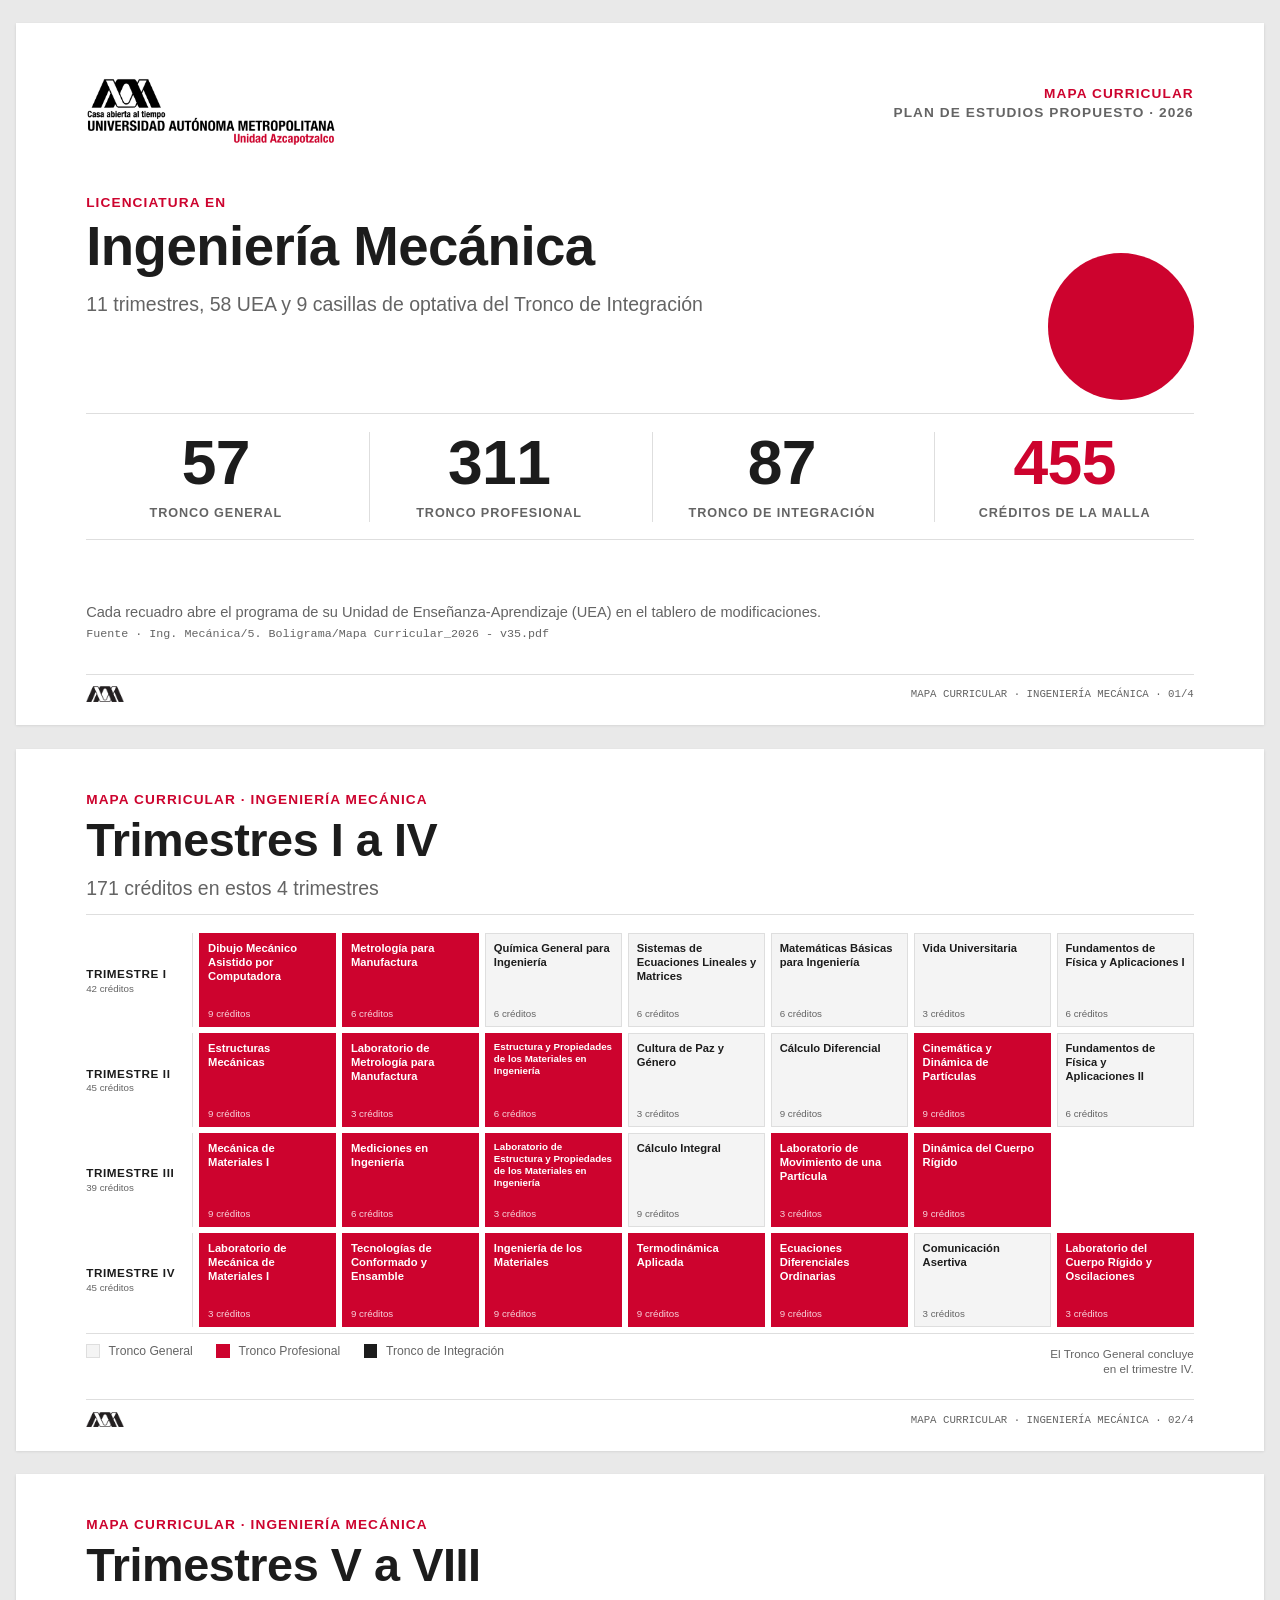
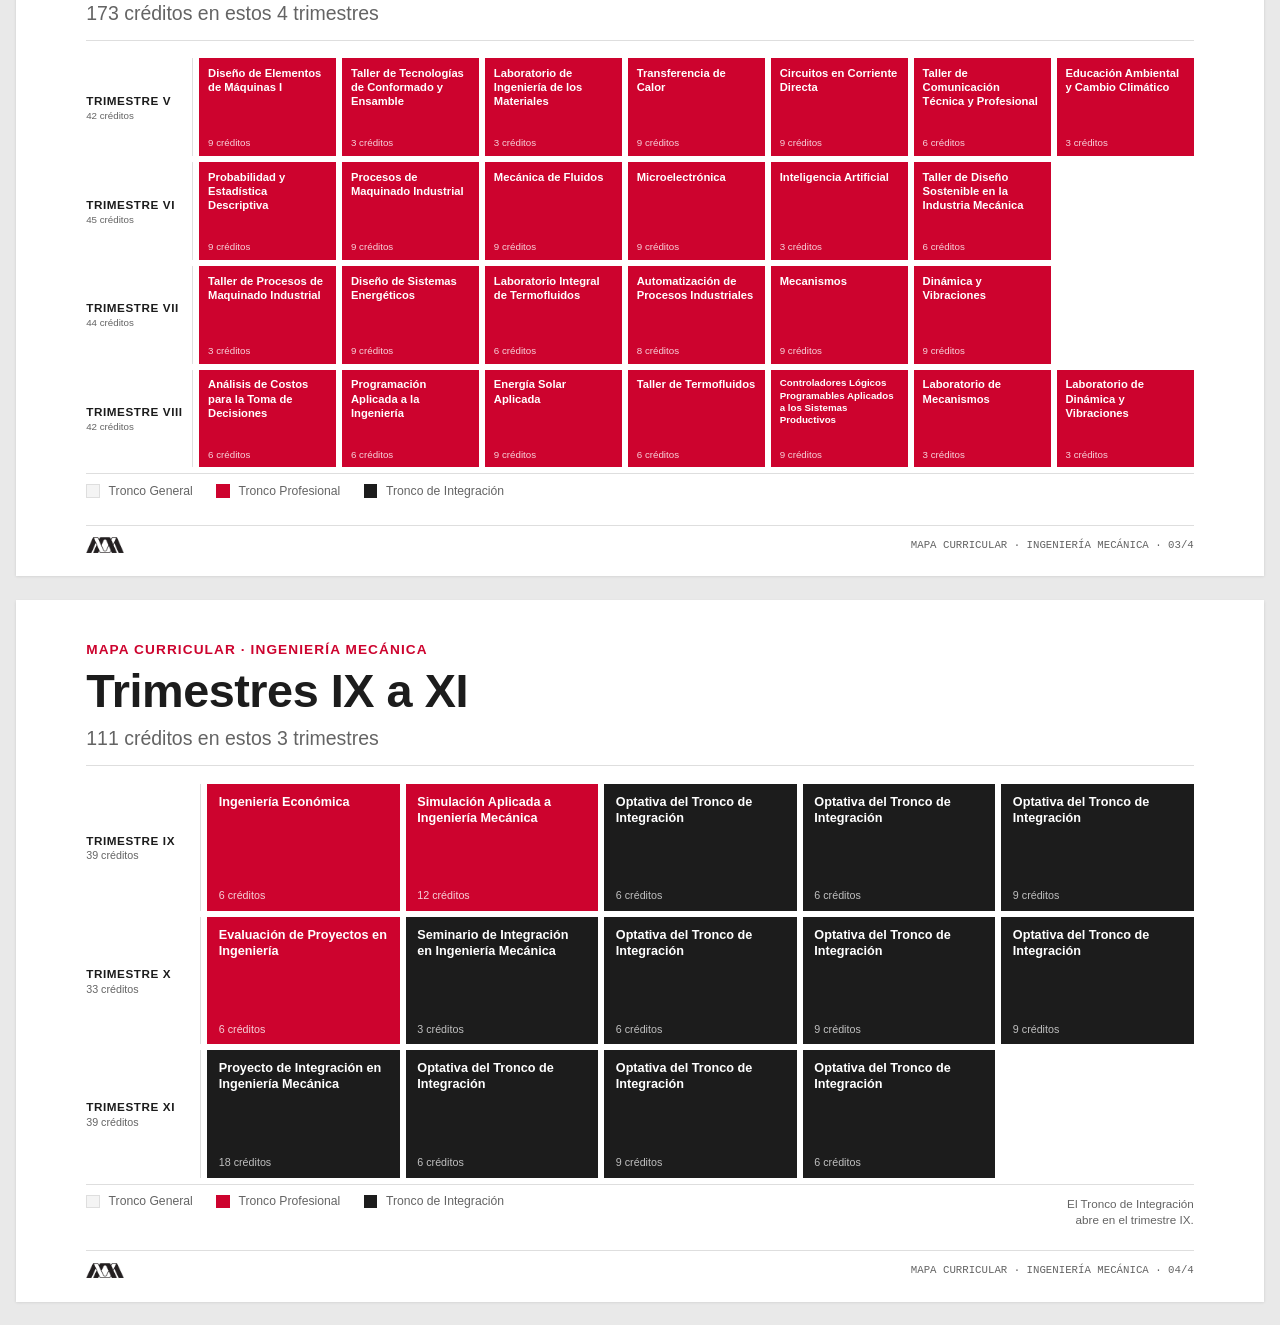
<file: mallas/mec.html>
<!doctype html>
<html lang="es">
<head>
<meta charset="utf-8">
<meta name="viewport" content="width=device-width, initial-scale=1">
<title>Mapa curricular &middot; Ingenier&iacute;a Mec&aacute;nica</title>
<link rel="stylesheet" href="recursos/style.css?v=eb22b17e">
<link rel="stylesheet" href="recursos/malla.css?v=33eee8fa">
<link rel="stylesheet" href="recursos/movil.css?v=af0bb005">
</head>
<body>
<div class="mm-pagina"><p class="mm-kicker">Malla curricular &middot; plan propuesto</p><h1>Ingenier&iacute;a Mec&aacute;nica</h1><p class="mm-ayuda">Toca una UEA para abrir su programa. Las casillas de optativa llevan a la lista de optativas.</p><p class="mm-pdf"><a href="mec.pdf" download="malla-mec.pdf">Descargar PDF</a></p><div class="mm" data-lic="mec"><div class="mm-resumen"><p class="mm-total"><span>455</span> cr&eacute;ditos en 11 trimestres</p><div class="mm-barra" aria-hidden="true"><span class="mm-seg t-general" style="flex:57"></span><span class="mm-seg t-profesional" style="flex:311"></span><span class="mm-seg t-integracion" style="flex:87"></span></div><ul class="mm-leyenda"><li><span class="mm-marca t-general"></span><span>Tronco General</span><span class="mm-num">57</span></li><li><span class="mm-marca t-profesional"></span><span>Tronco Profesional</span><span class="mm-num">311</span></li><li><span class="mm-marca t-integracion"></span><span>Tronco de Integraci&oacute;n</span><span class="mm-num">87</span></li></ul></div><nav class="mm-nav" aria-label="Trimestres"><button type="button" data-t="1" aria-label="Trimestre I">I</button><button type="button" data-t="2" aria-label="Trimestre II">II</button><button type="button" data-t="3" aria-label="Trimestre III">III</button><button type="button" data-t="4" aria-label="Trimestre IV">IV</button><button type="button" data-t="5" aria-label="Trimestre V">V</button><button type="button" data-t="6" aria-label="Trimestre VI">VI</button><button type="button" data-t="7" aria-label="Trimestre VII">VII</button><button type="button" data-t="8" aria-label="Trimestre VIII">VIII</button><button type="button" data-t="9" aria-label="Trimestre IX">IX</button><button type="button" data-t="10" aria-label="Trimestre X">X</button><button type="button" data-t="11" aria-label="Trimestre XI">XI</button></nav><section class="mm-trim" id="mm-mec-t1" data-t="1"><h2><span class="mm-chip">I</span><span class="mm-trim-tit">Trimestre I</span><span class="mm-trim-cr">42 cr&eacute;ditos</span></h2><ol class="mm-lista"><li><a class="mm-uea" href="../index.html#/uea/mec/1130053" target="_top"><span class="mm-marca t-profesional"></span><span class="mm-txt"><span class="mm-nombre">Dibujo Mec&aacute;nico Asistido por Computadora</span><span class="mm-meta">Tronco Profesional &middot; 9 cr&eacute;ditos</span></span><span class="mm-ir" aria-hidden="true">&rsaquo;</span></a></li><li><a class="mm-uea" href="../index.html#/uea/mec/1130064" target="_top"><span class="mm-marca t-profesional"></span><span class="mm-txt"><span class="mm-nombre">Metrolog&iacute;a para Manufactura</span><span class="mm-meta">Tronco Profesional &middot; 6 cr&eacute;ditos</span></span><span class="mm-ir" aria-hidden="true">&rsaquo;</span></a></li><li><a class="mm-uea" href="../index.html#/uea/mec/1114055" target="_top"><span class="mm-marca t-general"></span><span class="mm-txt"><span class="mm-nombre">Qu&iacute;mica General para Ingenier&iacute;a</span><span class="mm-meta">Tronco General &middot; 6 cr&eacute;ditos</span></span><span class="mm-ir" aria-hidden="true">&rsaquo;</span></a></li><li><a class="mm-uea" href="../index.html#/uea/mec/1114056" target="_top"><span class="mm-marca t-general"></span><span class="mm-txt"><span class="mm-nombre">Sistemas de Ecuaciones Lineales y Matrices</span><span class="mm-meta">Tronco General &middot; 6 cr&eacute;ditos</span></span><span class="mm-ir" aria-hidden="true">&rsaquo;</span></a></li><li><a class="mm-uea" href="../index.html#/uea/mec/1114054" target="_top"><span class="mm-marca t-general"></span><span class="mm-txt"><span class="mm-nombre">Matem&aacute;ticas B&aacute;sicas para Ingenier&iacute;a</span><span class="mm-meta">Tronco General &middot; 6 cr&eacute;ditos</span></span><span class="mm-ir" aria-hidden="true">&rsaquo;</span></a></li><li><a class="mm-uea" href="../index.html#/uea/mec/1100215" target="_top"><span class="mm-marca t-general"></span><span class="mm-txt"><span class="mm-nombre">Vida Universitaria</span><span class="mm-meta">Tronco General &middot; 3 cr&eacute;ditos</span></span><span class="mm-ir" aria-hidden="true">&rsaquo;</span></a></li><li><a class="mm-uea" href="../index.html#/uea/mec/1114052" target="_top"><span class="mm-marca t-general"></span><span class="mm-txt"><span class="mm-nombre">Fundamentos de F&iacute;sica y Aplicaciones&nbsp;I</span><span class="mm-meta">Tronco General &middot; 6 cr&eacute;ditos</span></span><span class="mm-ir" aria-hidden="true">&rsaquo;</span></a></li></ol></section><section class="mm-trim" id="mm-mec-t2" data-t="2"><h2><span class="mm-chip">II</span><span class="mm-trim-tit">Trimestre II</span><span class="mm-trim-cr">45 cr&eacute;ditos</span></h2><ol class="mm-lista"><li><a class="mm-uea" href="../index.html#/uea/mec/114002" target="_top"><span class="mm-marca t-profesional"></span><span class="mm-txt"><span class="mm-nombre">Estructuras Mec&aacute;nicas</span><span class="mm-meta">Tronco Profesional &middot; 9 cr&eacute;ditos</span></span><span class="mm-ir" aria-hidden="true">&rsaquo;</span></a></li><li><a class="mm-uea" href="../index.html#/uea/mec/1130059" target="_top"><span class="mm-marca t-profesional"></span><span class="mm-txt"><span class="mm-nombre">Laboratorio de Metrolog&iacute;a para Manufactura</span><span class="mm-meta">Tronco Profesional &middot; 3 cr&eacute;ditos</span></span><span class="mm-ir" aria-hidden="true">&rsaquo;</span></a></li><li><a class="mm-uea" href="../index.html#/uea/mec/1114058" target="_top"><span class="mm-marca t-profesional"></span><span class="mm-txt"><span class="mm-nombre">Estructura y Propiedades de los Materiales en Ingenier&iacute;a</span><span class="mm-meta">Tronco Profesional &middot; 6 cr&eacute;ditos</span></span><span class="mm-ir" aria-hidden="true">&rsaquo;</span></a></li><li><a class="mm-uea" href="../index.html#/uea/mec/1100212" target="_top"><span class="mm-marca t-general"></span><span class="mm-txt"><span class="mm-nombre">Cultura de Paz y G&eacute;nero</span><span class="mm-meta">Tronco General &middot; 3 cr&eacute;ditos</span></span><span class="mm-ir" aria-hidden="true">&rsaquo;</span></a></li><li><a class="mm-uea" href="../index.html#/uea/mec/1114048" target="_top"><span class="mm-marca t-general"></span><span class="mm-txt"><span class="mm-nombre">C&aacute;lculo Diferencial</span><span class="mm-meta">Tronco General &middot; 9 cr&eacute;ditos</span></span><span class="mm-ir" aria-hidden="true">&rsaquo;</span></a></li><li><a class="mm-uea" href="../index.html#/uea/mec/1114045" target="_top"><span class="mm-marca t-profesional"></span><span class="mm-txt"><span class="mm-nombre">Cinem&aacute;tica y Din&aacute;mica de Part&iacute;culas</span><span class="mm-meta">Tronco Profesional &middot; 9 cr&eacute;ditos</span></span><span class="mm-ir" aria-hidden="true">&rsaquo;</span></a></li><li><a class="mm-uea" href="../index.html#/uea/mec/1114053" target="_top"><span class="mm-marca t-general"></span><span class="mm-txt"><span class="mm-nombre">Fundamentos de F&iacute;sica y Aplicaciones&nbsp;II</span><span class="mm-meta">Tronco General &middot; 6 cr&eacute;ditos</span></span><span class="mm-ir" aria-hidden="true">&rsaquo;</span></a></li></ol></section><section class="mm-trim" id="mm-mec-t3" data-t="3"><h2><span class="mm-chip">III</span><span class="mm-trim-tit">Trimestre III</span><span class="mm-trim-cr">39 cr&eacute;ditos</span></h2><ol class="mm-lista"><li><a class="mm-uea" href="../index.html#/uea/mec/1140030" target="_top"><span class="mm-marca t-profesional"></span><span class="mm-txt"><span class="mm-nombre">Mec&aacute;nica de Materiales&nbsp;I</span><span class="mm-meta">Tronco Profesional &middot; 9 cr&eacute;ditos</span></span><span class="mm-ir" aria-hidden="true">&rsaquo;</span></a></li><li><a class="mm-uea" href="../index.html#/uea/mec/1130063" target="_top"><span class="mm-marca t-profesional"></span><span class="mm-txt"><span class="mm-nombre">Mediciones en Ingenier&iacute;a</span><span class="mm-meta">Tronco Profesional &middot; 6 cr&eacute;ditos</span></span><span class="mm-ir" aria-hidden="true">&rsaquo;</span></a></li><li><a class="mm-uea" href="../index.html#/uea/mec/1114060" target="_top"><span class="mm-marca t-profesional"></span><span class="mm-txt"><span class="mm-nombre">Laboratorio de Estructura y Propiedades de los Materiales en Ingenier&iacute;a</span><span class="mm-meta">Tronco Profesional &middot; 3 cr&eacute;ditos</span></span><span class="mm-ir" aria-hidden="true">&rsaquo;</span></a></li><li><a class="mm-uea" href="../index.html#/uea/mec/1114049" target="_top"><span class="mm-marca t-general"></span><span class="mm-txt"><span class="mm-nombre">C&aacute;lculo Integral</span><span class="mm-meta">Tronco General &middot; 9 cr&eacute;ditos</span></span><span class="mm-ir" aria-hidden="true">&rsaquo;</span></a></li><li><a class="mm-uea" href="../index.html#/uea/mec/1114007" target="_top"><span class="mm-marca t-profesional"></span><span class="mm-txt"><span class="mm-nombre">Laboratorio de Movimiento de una Part&iacute;cula</span><span class="mm-meta">Tronco Profesional &middot; 3 cr&eacute;ditos</span></span><span class="mm-ir" aria-hidden="true">&rsaquo;</span></a></li><li><a class="mm-uea" href="../index.html#/uea/mec/1114047" target="_top"><span class="mm-marca t-profesional"></span><span class="mm-txt"><span class="mm-nombre">Din&aacute;mica del Cuerpo R&iacute;gido</span><span class="mm-meta">Tronco Profesional &middot; 9 cr&eacute;ditos</span></span><span class="mm-ir" aria-hidden="true">&rsaquo;</span></a></li></ol></section><section class="mm-trim" id="mm-mec-t4" data-t="4"><h2><span class="mm-chip">IV</span><span class="mm-trim-tit">Trimestre IV</span><span class="mm-trim-cr">45 cr&eacute;ditos</span></h2><ol class="mm-lista"><li><a class="mm-uea" href="../index.html#/uea/mec/1140028" target="_top"><span class="mm-marca t-profesional"></span><span class="mm-txt"><span class="mm-nombre">Laboratorio de Mec&aacute;nica de Materiales&nbsp;I</span><span class="mm-meta">Tronco Profesional &middot; 3 cr&eacute;ditos</span></span><span class="mm-ir" aria-hidden="true">&rsaquo;</span></a></li><li><a class="mm-uea" href="../index.html#/uea/mec/1130071" target="_top"><span class="mm-marca t-profesional"></span><span class="mm-txt"><span class="mm-nombre">Tecnolog&iacute;as de Conformado y Ensamble</span><span class="mm-meta">Tronco Profesional &middot; 9 cr&eacute;ditos</span></span><span class="mm-ir" aria-hidden="true">&rsaquo;</span></a></li><li><a class="mm-uea" href="../index.html#/uea/mec/1140058" target="_top"><span class="mm-marca t-profesional"></span><span class="mm-txt"><span class="mm-nombre">Ingenier&iacute;a de los Materiales</span><span class="mm-meta">Tronco Profesional &middot; 9 cr&eacute;ditos</span></span><span class="mm-ir" aria-hidden="true">&rsaquo;</span></a></li><li><a class="mm-uea" href="../index.html#/uea/mec/1130837" target="_top"><span class="mm-marca t-profesional"></span><span class="mm-txt"><span class="mm-nombre">Termodin&aacute;mica Aplicada</span><span class="mm-meta">Tronco Profesional &middot; 9 cr&eacute;ditos</span></span><span class="mm-ir" aria-hidden="true">&rsaquo;</span></a></li><li><a class="mm-uea" href="../index.html#/uea/mec/1114050" target="_top"><span class="mm-marca t-profesional"></span><span class="mm-txt"><span class="mm-nombre">Ecuaciones Diferenciales Ordinarias</span><span class="mm-meta">Tronco Profesional &middot; 9 cr&eacute;ditos</span></span><span class="mm-ir" aria-hidden="true">&rsaquo;</span></a></li><li><a class="mm-uea" href="../index.html#/uea/mec/1100211" target="_top"><span class="mm-marca t-general"></span><span class="mm-txt"><span class="mm-nombre">Comunicaci&oacute;n Asertiva</span><span class="mm-meta">Tronco General &middot; 3 cr&eacute;ditos</span></span><span class="mm-ir" aria-hidden="true">&rsaquo;</span></a></li><li><a class="mm-uea" href="../index.html#/uea/mec/1114010" target="_top"><span class="mm-marca t-profesional"></span><span class="mm-txt"><span class="mm-nombre">Laboratorio del Cuerpo R&iacute;gido y Oscilaciones</span><span class="mm-meta">Tronco Profesional &middot; 3 cr&eacute;ditos</span></span><span class="mm-ir" aria-hidden="true">&rsaquo;</span></a></li></ol></section><section class="mm-trim" id="mm-mec-t5" data-t="5"><h2><span class="mm-chip">V</span><span class="mm-trim-tit">Trimestre V</span><span class="mm-trim-cr">42 cr&eacute;ditos</span></h2><ol class="mm-lista"><li><a class="mm-uea" href="../index.html#/uea/mec/1130055" target="_top"><span class="mm-marca t-profesional"></span><span class="mm-txt"><span class="mm-nombre">Dise&ntilde;o de Elementos de M&aacute;quinas&nbsp;I</span><span class="mm-meta">Tronco Profesional &middot; 9 cr&eacute;ditos</span></span><span class="mm-ir" aria-hidden="true">&rsaquo;</span></a></li><li><a class="mm-uea" href="../index.html#/uea/mec/1130069" target="_top"><span class="mm-marca t-profesional"></span><span class="mm-txt"><span class="mm-nombre">Taller de Tecnolog&iacute;as de Conformado y Ensamble</span><span class="mm-meta">Tronco Profesional &middot; 3 cr&eacute;ditos</span></span><span class="mm-ir" aria-hidden="true">&rsaquo;</span></a></li><li><a class="mm-uea" href="../index.html#/uea/mec/1140059" target="_top"><span class="mm-marca t-profesional"></span><span class="mm-txt"><span class="mm-nombre">Laboratorio de Ingenier&iacute;a de los Materiales</span><span class="mm-meta">Tronco Profesional &middot; 3 cr&eacute;ditos</span></span><span class="mm-ir" aria-hidden="true">&rsaquo;</span></a></li><li><a class="mm-uea" href="../index.html#/uea/mec/1130072" target="_top"><span class="mm-marca t-profesional"></span><span class="mm-txt"><span class="mm-nombre">Transferencia de Calor</span><span class="mm-meta">Tronco Profesional &middot; 9 cr&eacute;ditos</span></span><span class="mm-ir" aria-hidden="true">&rsaquo;</span></a></li><li><a class="mm-uea" href="../index.html#/uea/mec/1125023" target="_top"><span class="mm-marca t-profesional"></span><span class="mm-txt"><span class="mm-nombre">Circuitos en Corriente Directa</span><span class="mm-meta">Tronco Profesional &middot; 9 cr&eacute;ditos</span></span><span class="mm-ir" aria-hidden="true">&rsaquo;</span></a></li><li><a class="mm-uea" href="../index.html#/uea/mec/1150049" target="_top"><span class="mm-marca t-profesional"></span><span class="mm-txt"><span class="mm-nombre">Taller de Comunicaci&oacute;n T&eacute;cnica y Profesional</span><span class="mm-meta">Tronco Profesional &middot; 6 cr&eacute;ditos</span></span><span class="mm-ir" aria-hidden="true">&rsaquo;</span></a></li><li><a class="mm-uea" href="../index.html#/uea/mec/1130074" target="_top"><span class="mm-marca t-profesional"></span><span class="mm-txt"><span class="mm-nombre">Educaci&oacute;n Ambiental y Cambio Clim&aacute;tico</span><span class="mm-meta">Tronco Profesional &middot; 3 cr&eacute;ditos</span></span><span class="mm-ir" aria-hidden="true">&rsaquo;</span></a></li></ol></section><section class="mm-trim" id="mm-mec-t6" data-t="6"><h2><span class="mm-chip">VI</span><span class="mm-trim-tit">Trimestre VI</span><span class="mm-trim-cr">45 cr&eacute;ditos</span></h2><ol class="mm-lista"><li><a class="mm-uea" href="../index.html#/uea/mec/1150040" target="_top"><span class="mm-marca t-profesional"></span><span class="mm-txt"><span class="mm-nombre">Probabilidad y Estad&iacute;stica Descriptiva</span><span class="mm-meta">Tronco Profesional &middot; 9 cr&eacute;ditos</span></span><span class="mm-ir" aria-hidden="true">&rsaquo;</span></a></li><li><a class="mm-uea" href="../index.html#/uea/mec/1130065" target="_top"><span class="mm-marca t-profesional"></span><span class="mm-txt"><span class="mm-nombre">Procesos de Maquinado Industrial</span><span class="mm-meta">Tronco Profesional &middot; 9 cr&eacute;ditos</span></span><span class="mm-ir" aria-hidden="true">&rsaquo;</span></a></li><li><a class="mm-uea" href="../index.html#/uea/mec/1130061" target="_top"><span class="mm-marca t-profesional"></span><span class="mm-txt"><span class="mm-nombre">Mec&aacute;nica de Fluidos</span><span class="mm-meta">Tronco Profesional &middot; 9 cr&eacute;ditos</span></span><span class="mm-ir" aria-hidden="true">&rsaquo;</span></a></li><li><a class="mm-uea" href="../index.html#/uea/mec/1125013" target="_top"><span class="mm-marca t-profesional"></span><span class="mm-txt"><span class="mm-nombre">Microelectr&oacute;nica</span><span class="mm-meta">Tronco Profesional &middot; 9 cr&eacute;ditos</span></span><span class="mm-ir" aria-hidden="true">&rsaquo;</span></a></li><li><a class="mm-uea" href="../index.html#/uea/mec/1100213" target="_top"><span class="mm-marca t-profesional"></span><span class="mm-txt"><span class="mm-nombre">Inteligencia Artificial</span><span class="mm-meta">Tronco Profesional &middot; 3 cr&eacute;ditos</span></span><span class="mm-ir" aria-hidden="true">&rsaquo;</span></a></li><li><a class="mm-uea" href="../index.html#/uea/mec/1130067" target="_top"><span class="mm-marca t-profesional"></span><span class="mm-txt"><span class="mm-nombre">Taller de Dise&ntilde;o Sostenible en la Industria Mec&aacute;nica</span><span class="mm-meta">Tronco Profesional &middot; 6 cr&eacute;ditos</span></span><span class="mm-ir" aria-hidden="true">&rsaquo;</span></a></li></ol></section><section class="mm-trim" id="mm-mec-t7" data-t="7"><h2><span class="mm-chip">VII</span><span class="mm-trim-tit">Trimestre VII</span><span class="mm-trim-cr">44 cr&eacute;ditos</span></h2><ol class="mm-lista"><li><a class="mm-uea" href="../index.html#/uea/mec/1130068" target="_top"><span class="mm-marca t-profesional"></span><span class="mm-txt"><span class="mm-nombre">Taller de Procesos de Maquinado Industrial</span><span class="mm-meta">Tronco Profesional &middot; 3 cr&eacute;ditos</span></span><span class="mm-ir" aria-hidden="true">&rsaquo;</span></a></li><li><a class="mm-uea" href="../index.html#/uea/mec/1130056" target="_top"><span class="mm-marca t-profesional"></span><span class="mm-txt"><span class="mm-nombre">Dise&ntilde;o de Sistemas Energ&eacute;ticos</span><span class="mm-meta">Tronco Profesional &middot; 9 cr&eacute;ditos</span></span><span class="mm-ir" aria-hidden="true">&rsaquo;</span></a></li><li><a class="mm-uea" href="../index.html#/uea/mec/1130060" target="_top"><span class="mm-marca t-profesional"></span><span class="mm-txt"><span class="mm-nombre">Laboratorio Integral de Termofluidos</span><span class="mm-meta">Tronco Profesional &middot; 6 cr&eacute;ditos</span></span><span class="mm-ir" aria-hidden="true">&rsaquo;</span></a></li><li><a class="mm-uea" href="../index.html#/uea/mec/1125008" target="_top"><span class="mm-marca t-profesional"></span><span class="mm-txt"><span class="mm-nombre">Automatizaci&oacute;n de Procesos Industriales</span><span class="mm-meta">Tronco Profesional &middot; 8 cr&eacute;ditos</span></span><span class="mm-ir" aria-hidden="true">&rsaquo;</span></a></li><li><a class="mm-uea" href="../index.html#/uea/mec/1130062" target="_top"><span class="mm-marca t-profesional"></span><span class="mm-txt"><span class="mm-nombre">Mecanismos</span><span class="mm-meta">Tronco Profesional &middot; 9 cr&eacute;ditos</span></span><span class="mm-ir" aria-hidden="true">&rsaquo;</span></a></li><li><a class="mm-uea" href="../index.html#/uea/mec/1130054" target="_top"><span class="mm-marca t-profesional"></span><span class="mm-txt"><span class="mm-nombre">Din&aacute;mica y Vibraciones</span><span class="mm-meta">Tronco Profesional &middot; 9 cr&eacute;ditos</span></span><span class="mm-ir" aria-hidden="true">&rsaquo;</span></a></li></ol></section><section class="mm-trim" id="mm-mec-t8" data-t="8"><h2><span class="mm-chip">VIII</span><span class="mm-trim-tit">Trimestre VIII</span><span class="mm-trim-cr">42 cr&eacute;ditos</span></h2><ol class="mm-lista"><li><a class="mm-uea" href="../index.html#/uea/mec/1150021" target="_top"><span class="mm-marca t-profesional"></span><span class="mm-txt"><span class="mm-nombre">An&aacute;lisis de Costos para la Toma de Decisiones</span><span class="mm-meta">Tronco Profesional &middot; 6 cr&eacute;ditos</span></span><span class="mm-ir" aria-hidden="true">&rsaquo;</span></a></li><li><a class="mm-uea" href="../index.html#/uea/mec/1150041" target="_top"><span class="mm-marca t-profesional"></span><span class="mm-txt"><span class="mm-nombre">Programaci&oacute;n Aplicada a la Ingenier&iacute;a</span><span class="mm-meta">Tronco Profesional &middot; 6 cr&eacute;ditos</span></span><span class="mm-ir" aria-hidden="true">&rsaquo;</span></a></li><li><a class="mm-uea" href="../index.html#/uea/mec/1130851" target="_top"><span class="mm-marca t-profesional"></span><span class="mm-txt"><span class="mm-nombre">Energ&iacute;a Solar Aplicada</span><span class="mm-meta">Tronco Profesional &middot; 9 cr&eacute;ditos</span></span><span class="mm-ir" aria-hidden="true">&rsaquo;</span></a></li><li><a class="mm-uea" href="../index.html#/uea/mec/1130070" target="_top"><span class="mm-marca t-profesional"></span><span class="mm-txt"><span class="mm-nombre">Taller de Termofluidos</span><span class="mm-meta">Tronco Profesional &middot; 6 cr&eacute;ditos</span></span><span class="mm-ir" aria-hidden="true">&rsaquo;</span></a></li><li><a class="mm-uea" href="../index.html#/uea/mec/1125009" target="_top"><span class="mm-marca t-profesional"></span><span class="mm-txt"><span class="mm-nombre">Controladores L&oacute;gicos Programables Aplicados a los Sistemas Productivos</span><span class="mm-meta">Tronco Profesional &middot; 9 cr&eacute;ditos</span></span><span class="mm-ir" aria-hidden="true">&rsaquo;</span></a></li><li><a class="mm-uea" href="../index.html#/uea/mec/1130058" target="_top"><span class="mm-marca t-profesional"></span><span class="mm-txt"><span class="mm-nombre">Laboratorio de Mecanismos</span><span class="mm-meta">Tronco Profesional &middot; 3 cr&eacute;ditos</span></span><span class="mm-ir" aria-hidden="true">&rsaquo;</span></a></li><li><a class="mm-uea" href="../index.html#/uea/mec/1130057" target="_top"><span class="mm-marca t-profesional"></span><span class="mm-txt"><span class="mm-nombre">Laboratorio de Din&aacute;mica y Vibraciones</span><span class="mm-meta">Tronco Profesional &middot; 3 cr&eacute;ditos</span></span><span class="mm-ir" aria-hidden="true">&rsaquo;</span></a></li></ol></section><section class="mm-trim" id="mm-mec-t9" data-t="9"><h2><span class="mm-chip">IX</span><span class="mm-trim-tit">Trimestre IX</span><span class="mm-trim-cr">39 cr&eacute;ditos</span></h2><ol class="mm-lista"><li><a class="mm-uea" href="../index.html#/uea/mec/1150034" target="_top"><span class="mm-marca t-profesional"></span><span class="mm-txt"><span class="mm-nombre">Ingenier&iacute;a Econ&oacute;mica</span><span class="mm-meta">Tronco Profesional &middot; 6 cr&eacute;ditos</span></span><span class="mm-ir" aria-hidden="true">&rsaquo;</span></a></li><li><a class="mm-uea" href="../index.html#/uea/mec/1130066" target="_top"><span class="mm-marca t-profesional"></span><span class="mm-txt"><span class="mm-nombre">Simulaci&oacute;n Aplicada a Ingenier&iacute;a Mec&aacute;nica</span><span class="mm-meta">Tronco Profesional &middot; 12 cr&eacute;ditos</span></span><span class="mm-ir" aria-hidden="true">&rsaquo;</span></a></li><li><a class="mm-uea" href="../index.html#/lic/mec/optativas" target="_top"><span class="mm-marca t-integracion"></span><span class="mm-txt"><span class="mm-nombre">Optativa del Tronco de Integraci&oacute;n</span><span class="mm-meta">Tronco de Integraci&oacute;n &middot; 6 cr&eacute;ditos</span></span><span class="mm-ir" aria-hidden="true">&rsaquo;</span></a></li><li><a class="mm-uea" href="../index.html#/lic/mec/optativas" target="_top"><span class="mm-marca t-integracion"></span><span class="mm-txt"><span class="mm-nombre">Optativa del Tronco de Integraci&oacute;n</span><span class="mm-meta">Tronco de Integraci&oacute;n &middot; 6 cr&eacute;ditos</span></span><span class="mm-ir" aria-hidden="true">&rsaquo;</span></a></li><li><a class="mm-uea" href="../index.html#/lic/mec/optativas" target="_top"><span class="mm-marca t-integracion"></span><span class="mm-txt"><span class="mm-nombre">Optativa del Tronco de Integraci&oacute;n</span><span class="mm-meta">Tronco de Integraci&oacute;n &middot; 9 cr&eacute;ditos</span></span><span class="mm-ir" aria-hidden="true">&rsaquo;</span></a></li></ol></section><section class="mm-trim" id="mm-mec-t10" data-t="10"><h2><span class="mm-chip">X</span><span class="mm-trim-tit">Trimestre X</span><span class="mm-trim-cr">33 cr&eacute;ditos</span></h2><ol class="mm-lista"><li><a class="mm-uea" href="../index.html#/uea/mec/1150031" target="_top"><span class="mm-marca t-profesional"></span><span class="mm-txt"><span class="mm-nombre">Evaluaci&oacute;n de Proyectos en Ingenier&iacute;a</span><span class="mm-meta">Tronco Profesional &middot; 6 cr&eacute;ditos</span></span><span class="mm-ir" aria-hidden="true">&rsaquo;</span></a></li><li><a class="mm-uea" href="../index.html#/uea/mec/1100207" target="_top"><span class="mm-marca t-integracion"></span><span class="mm-txt"><span class="mm-nombre">Seminario de Integraci&oacute;n en Ingenier&iacute;a Mec&aacute;nica</span><span class="mm-meta">Tronco de Integraci&oacute;n &middot; 3 cr&eacute;ditos</span></span><span class="mm-ir" aria-hidden="true">&rsaquo;</span></a></li><li><a class="mm-uea" href="../index.html#/lic/mec/optativas" target="_top"><span class="mm-marca t-integracion"></span><span class="mm-txt"><span class="mm-nombre">Optativa del Tronco de Integraci&oacute;n</span><span class="mm-meta">Tronco de Integraci&oacute;n &middot; 6 cr&eacute;ditos</span></span><span class="mm-ir" aria-hidden="true">&rsaquo;</span></a></li><li><a class="mm-uea" href="../index.html#/lic/mec/optativas" target="_top"><span class="mm-marca t-integracion"></span><span class="mm-txt"><span class="mm-nombre">Optativa del Tronco de Integraci&oacute;n</span><span class="mm-meta">Tronco de Integraci&oacute;n &middot; 9 cr&eacute;ditos</span></span><span class="mm-ir" aria-hidden="true">&rsaquo;</span></a></li><li><a class="mm-uea" href="../index.html#/lic/mec/optativas" target="_top"><span class="mm-marca t-integracion"></span><span class="mm-txt"><span class="mm-nombre">Optativa del Tronco de Integraci&oacute;n</span><span class="mm-meta">Tronco de Integraci&oacute;n &middot; 9 cr&eacute;ditos</span></span><span class="mm-ir" aria-hidden="true">&rsaquo;</span></a></li></ol></section><section class="mm-trim" id="mm-mec-t11" data-t="11"><h2><span class="mm-chip">XI</span><span class="mm-trim-tit">Trimestre XI</span><span class="mm-trim-cr">39 cr&eacute;ditos</span></h2><ol class="mm-lista"><li><a class="mm-uea" href="../index.html#/uea/mec/1100205" target="_top"><span class="mm-marca t-integracion"></span><span class="mm-txt"><span class="mm-nombre">Proyecto de Integraci&oacute;n en Ingenier&iacute;a Mec&aacute;nica</span><span class="mm-meta">Tronco de Integraci&oacute;n &middot; 18 cr&eacute;ditos</span></span><span class="mm-ir" aria-hidden="true">&rsaquo;</span></a></li><li><a class="mm-uea" href="../index.html#/lic/mec/optativas" target="_top"><span class="mm-marca t-integracion"></span><span class="mm-txt"><span class="mm-nombre">Optativa del Tronco de Integraci&oacute;n</span><span class="mm-meta">Tronco de Integraci&oacute;n &middot; 6 cr&eacute;ditos</span></span><span class="mm-ir" aria-hidden="true">&rsaquo;</span></a></li><li><a class="mm-uea" href="../index.html#/lic/mec/optativas" target="_top"><span class="mm-marca t-integracion"></span><span class="mm-txt"><span class="mm-nombre">Optativa del Tronco de Integraci&oacute;n</span><span class="mm-meta">Tronco de Integraci&oacute;n &middot; 9 cr&eacute;ditos</span></span><span class="mm-ir" aria-hidden="true">&rsaquo;</span></a></li><li><a class="mm-uea" href="../index.html#/lic/mec/optativas" target="_top"><span class="mm-marca t-integracion"></span><span class="mm-txt"><span class="mm-nombre">Optativa del Tronco de Integraci&oacute;n</span><span class="mm-meta">Tronco de Integraci&oacute;n &middot; 6 cr&eacute;ditos</span></span><span class="mm-ir" aria-hidden="true">&rsaquo;</span></a></li></ol></section><p class="mm-fuente">Fuente &middot; Ing. Mec&aacute;nica/5. Boligrama/Mapa Curricular_2026 - v35.pdf</p></div></div>
<section class="slide" id="s1">

<div style="position:absolute; left:72px; top:56px;">
  <img src="recursos/logo_cover_web.png" style="width:256px;" alt="UAM"></div>
<div style="position:absolute; right:72px; top:64px; text-align:right;">
  <p class="kicker" style="margin:0;">MAPA CURRICULAR</p>
  <p class="kicker muted" style="margin:4px 0 0 0; letter-spacing:0.08em;">
    PLAN DE ESTUDIOS PROPUESTO &middot; 2026</p>
</div>
<div style="position:absolute; left:72px; right:260px; top:176px;">
  <p class="kicker">LICENCIATURA EN</p>
  <h1 class="title" style="font-size:56px; line-height:60px;">Ingenier&iacute;a Mec&aacute;nica</h1>
  <p class="subtitle" style="margin-top:16px;">11 trimestres, 58 UEA y 9 casillas de optativa del Tronco de Integraci&oacute;n</p>
</div>
<div style="position:absolute; right:72px; top:236px;">
  <div style="width:150px; height:150px; border-radius:50%; background:var(--uamred);"></div></div>
<div style="position:absolute; left:72px; right:72px; top:400px;">
  <div class="datorow" style="display:grid; grid-template-columns:repeat(4, 1fr); gap:24px;">
    <div class="dato"><div class="num">57</div><div class="label">Tronco General</div></div>
    <div class="dato"><div class="num">311</div><div class="label">Tronco Profesional</div></div>
    <div class="dato"><div class="num">87</div><div class="label">Tronco de Integraci&oacute;n</div></div>
    <div class="dato"><div class="num accent">455</div><div class="label">Cr&eacute;ditos de la malla</div></div>
  </div>
</div>
<div style="position:absolute; left:72px; right:72px; bottom:84px;">
  
  <p style="font-size:15px; line-height:21px; color:var(--uamgray); margin:0;">
    Cada recuadro abre el programa de su Unidad de Ense&ntilde;anza-Aprendizaje (UEA)
    en el tablero de modificaciones.</p>
  <p class="mono" style="font-size:12px; line-height:18px; color:var(--uamgray); margin:4px 0 0 0;">
    Fuente &middot; Ing. Mec&aacute;nica/5. Boligrama/Mapa Curricular_2026 - v35.pdf</p>
</div>
<div class="footer-rule"></div>
<div class="footer">
  <img src="recursos/logo_footer_web.png" alt="UAM">
  <span class="folio">MAPA CURRICULAR &middot; INGENIER&Iacute;A MEC&Aacute;NICA &middot; 01/4</span>
</div>
</section>
<section class="slide" id="s2">
<div class="slide-body"><div class="hd">
  <p class="kicker">MAPA CURRICULAR &middot; INGENIER&Iacute;A MEC&Aacute;NICA</p>
  <h1 class="title">Trimestres I a IV</h1>
  <p class="subtitle">171 cr&eacute;ditos en estos 4 trimestres</p>
  <div class="hd-rule"></div>
</div><div class="content"><div style="height:100%; display:flex; flex-direction:column; gap:6px;"><div style="display:grid; grid-template-columns:110px repeat(7, 1fr); gap:6px; flex:1; min-height:0;"><div style="display:flex; flex-direction:column; justify-content:center; border-right:1px solid var(--hairline); padding-right:10px;"><span style="font-size:12px; font-weight:700; letter-spacing:.05em; white-space:nowrap; color:var(--uamblue);">TRIMESTRE I</span><span style="font-size:10px; color:var(--uamgray); margin-top:3px;">42 cr&eacute;ditos</span></div><a class="celda t-profesional" href="../index.html#/uea/mec/1130053" target="_top" title="Abrir el programa de Dibujo Mec&aacute;nico Asistido por Computadora" style="background:var(--uamred); color:#FFFFFF;  padding:8px 9px; display:flex; flex-direction:column; justify-content:space-between; min-height:0; overflow:hidden; text-decoration:none;"><span style="font-size:11.5px; line-height:14.5px; font-weight:700;">Dibujo Mec&aacute;nico Asistido por Computadora</span><span style="font-size:10px; color:rgba(255,255,255,.82); margin-top:5px;">9 cr&eacute;ditos</span></a><a class="celda t-profesional" href="../index.html#/uea/mec/1130064" target="_top" title="Abrir el programa de Metrolog&iacute;a para Manufactura" style="background:var(--uamred); color:#FFFFFF;  padding:8px 9px; display:flex; flex-direction:column; justify-content:space-between; min-height:0; overflow:hidden; text-decoration:none;"><span style="font-size:11.5px; line-height:14.5px; font-weight:700;">Metrolog&iacute;a para Manufactura</span><span style="font-size:10px; color:rgba(255,255,255,.82); margin-top:5px;">6 cr&eacute;ditos</span></a><a class="celda t-general" href="../index.html#/uea/mec/1114055" target="_top" title="Abrir el programa de Qu&iacute;mica General para Ingenier&iacute;a" style="background:var(--uamlightgray); color:var(--uamblue); box-shadow: inset 0 0 0 1px var(--hairline); padding:8px 9px; display:flex; flex-direction:column; justify-content:space-between; min-height:0; overflow:hidden; text-decoration:none;"><span style="font-size:11.5px; line-height:14.5px; font-weight:700;">Qu&iacute;mica General para Ingenier&iacute;a</span><span style="font-size:10px; color:var(--uamgray); margin-top:5px;">6 cr&eacute;ditos</span></a><a class="celda t-general" href="../index.html#/uea/mec/1114056" target="_top" title="Abrir el programa de Sistemas de Ecuaciones Lineales y Matrices" style="background:var(--uamlightgray); color:var(--uamblue); box-shadow: inset 0 0 0 1px var(--hairline); padding:8px 9px; display:flex; flex-direction:column; justify-content:space-between; min-height:0; overflow:hidden; text-decoration:none;"><span style="font-size:11.5px; line-height:14.5px; font-weight:700;">Sistemas de Ecuaciones Lineales y Matrices</span><span style="font-size:10px; color:var(--uamgray); margin-top:5px;">6 cr&eacute;ditos</span></a><a class="celda t-general" href="../index.html#/uea/mec/1114054" target="_top" title="Abrir el programa de Matem&aacute;ticas B&aacute;sicas para Ingenier&iacute;a" style="background:var(--uamlightgray); color:var(--uamblue); box-shadow: inset 0 0 0 1px var(--hairline); padding:8px 9px; display:flex; flex-direction:column; justify-content:space-between; min-height:0; overflow:hidden; text-decoration:none;"><span style="font-size:11.5px; line-height:14.5px; font-weight:700;">Matem&aacute;ticas B&aacute;sicas para Ingenier&iacute;a</span><span style="font-size:10px; color:var(--uamgray); margin-top:5px;">6 cr&eacute;ditos</span></a><a class="celda t-general" href="../index.html#/uea/mec/1100215" target="_top" title="Abrir el programa de Vida Universitaria" style="background:var(--uamlightgray); color:var(--uamblue); box-shadow: inset 0 0 0 1px var(--hairline); padding:8px 9px; display:flex; flex-direction:column; justify-content:space-between; min-height:0; overflow:hidden; text-decoration:none;"><span style="font-size:11.5px; line-height:14.5px; font-weight:700;">Vida Universitaria</span><span style="font-size:10px; color:var(--uamgray); margin-top:5px;">3 cr&eacute;ditos</span></a><a class="celda t-general" href="../index.html#/uea/mec/1114052" target="_top" title="Abrir el programa de Fundamentos de F&iacute;sica y Aplicaciones I" style="background:var(--uamlightgray); color:var(--uamblue); box-shadow: inset 0 0 0 1px var(--hairline); padding:8px 9px; display:flex; flex-direction:column; justify-content:space-between; min-height:0; overflow:hidden; text-decoration:none;"><span style="font-size:11.5px; line-height:14.5px; font-weight:700;">Fundamentos de F&iacute;sica y Aplicaciones&nbsp;I</span><span style="font-size:10px; color:var(--uamgray); margin-top:5px;">6 cr&eacute;ditos</span></a></div><div style="display:grid; grid-template-columns:110px repeat(7, 1fr); gap:6px; flex:1; min-height:0;"><div style="display:flex; flex-direction:column; justify-content:center; border-right:1px solid var(--hairline); padding-right:10px;"><span style="font-size:12px; font-weight:700; letter-spacing:.05em; white-space:nowrap; color:var(--uamblue);">TRIMESTRE II</span><span style="font-size:10px; color:var(--uamgray); margin-top:3px;">45 cr&eacute;ditos</span></div><a class="celda t-profesional" href="../index.html#/uea/mec/114002" target="_top" title="Abrir el programa de Estructuras Mec&aacute;nicas" style="background:var(--uamred); color:#FFFFFF;  padding:8px 9px; display:flex; flex-direction:column; justify-content:space-between; min-height:0; overflow:hidden; text-decoration:none;"><span style="font-size:11.5px; line-height:14.5px; font-weight:700;">Estructuras Mec&aacute;nicas</span><span style="font-size:10px; color:rgba(255,255,255,.82); margin-top:5px;">9 cr&eacute;ditos</span></a><a class="celda t-profesional" href="../index.html#/uea/mec/1130059" target="_top" title="Abrir el programa de Laboratorio de Metrolog&iacute;a para Manufactura" style="background:var(--uamred); color:#FFFFFF;  padding:8px 9px; display:flex; flex-direction:column; justify-content:space-between; min-height:0; overflow:hidden; text-decoration:none;"><span style="font-size:11.5px; line-height:14.5px; font-weight:700;">Laboratorio de Metrolog&iacute;a para Manufactura</span><span style="font-size:10px; color:rgba(255,255,255,.82); margin-top:5px;">3 cr&eacute;ditos</span></a><a class="celda t-profesional" href="../index.html#/uea/mec/1114058" target="_top" title="Abrir el programa de Estructura y Propiedades de los Materiales en Ingenier&iacute;a" style="background:var(--uamred); color:#FFFFFF;  padding:8px 9px; display:flex; flex-direction:column; justify-content:space-between; min-height:0; overflow:hidden; text-decoration:none;"><span style="font-size:10.0px; line-height:12.5px; font-weight:700;">Estructura y Propiedades de los Materiales en Ingenier&iacute;a</span><span style="font-size:10px; color:rgba(255,255,255,.82); margin-top:5px;">6 cr&eacute;ditos</span></a><a class="celda t-general" href="../index.html#/uea/mec/1100212" target="_top" title="Abrir el programa de Cultura de Paz y G&eacute;nero" style="background:var(--uamlightgray); color:var(--uamblue); box-shadow: inset 0 0 0 1px var(--hairline); padding:8px 9px; display:flex; flex-direction:column; justify-content:space-between; min-height:0; overflow:hidden; text-decoration:none;"><span style="font-size:11.5px; line-height:14.5px; font-weight:700;">Cultura de Paz y G&eacute;nero</span><span style="font-size:10px; color:var(--uamgray); margin-top:5px;">3 cr&eacute;ditos</span></a><a class="celda t-general" href="../index.html#/uea/mec/1114048" target="_top" title="Abrir el programa de C&aacute;lculo Diferencial" style="background:var(--uamlightgray); color:var(--uamblue); box-shadow: inset 0 0 0 1px var(--hairline); padding:8px 9px; display:flex; flex-direction:column; justify-content:space-between; min-height:0; overflow:hidden; text-decoration:none;"><span style="font-size:11.5px; line-height:14.5px; font-weight:700;">C&aacute;lculo Diferencial</span><span style="font-size:10px; color:var(--uamgray); margin-top:5px;">9 cr&eacute;ditos</span></a><a class="celda t-profesional" href="../index.html#/uea/mec/1114045" target="_top" title="Abrir el programa de Cinem&aacute;tica y Din&aacute;mica de Part&iacute;culas" style="background:var(--uamred); color:#FFFFFF;  padding:8px 9px; display:flex; flex-direction:column; justify-content:space-between; min-height:0; overflow:hidden; text-decoration:none;"><span style="font-size:11.5px; line-height:14.5px; font-weight:700;">Cinem&aacute;tica y Din&aacute;mica de Part&iacute;culas</span><span style="font-size:10px; color:rgba(255,255,255,.82); margin-top:5px;">9 cr&eacute;ditos</span></a><a class="celda t-general" href="../index.html#/uea/mec/1114053" target="_top" title="Abrir el programa de Fundamentos de F&iacute;sica y Aplicaciones II" style="background:var(--uamlightgray); color:var(--uamblue); box-shadow: inset 0 0 0 1px var(--hairline); padding:8px 9px; display:flex; flex-direction:column; justify-content:space-between; min-height:0; overflow:hidden; text-decoration:none;"><span style="font-size:11.5px; line-height:14.5px; font-weight:700;">Fundamentos de F&iacute;sica y Aplicaciones&nbsp;II</span><span style="font-size:10px; color:var(--uamgray); margin-top:5px;">6 cr&eacute;ditos</span></a></div><div style="display:grid; grid-template-columns:110px repeat(7, 1fr); gap:6px; flex:1; min-height:0;"><div style="display:flex; flex-direction:column; justify-content:center; border-right:1px solid var(--hairline); padding-right:10px;"><span style="font-size:12px; font-weight:700; letter-spacing:.05em; white-space:nowrap; color:var(--uamblue);">TRIMESTRE III</span><span style="font-size:10px; color:var(--uamgray); margin-top:3px;">39 cr&eacute;ditos</span></div><a class="celda t-profesional" href="../index.html#/uea/mec/1140030" target="_top" title="Abrir el programa de Mec&aacute;nica de Materiales I" style="background:var(--uamred); color:#FFFFFF;  padding:8px 9px; display:flex; flex-direction:column; justify-content:space-between; min-height:0; overflow:hidden; text-decoration:none;"><span style="font-size:11.5px; line-height:14.5px; font-weight:700;">Mec&aacute;nica de Materiales&nbsp;I</span><span style="font-size:10px; color:rgba(255,255,255,.82); margin-top:5px;">9 cr&eacute;ditos</span></a><a class="celda t-profesional" href="../index.html#/uea/mec/1130063" target="_top" title="Abrir el programa de Mediciones en Ingenier&iacute;a" style="background:var(--uamred); color:#FFFFFF;  padding:8px 9px; display:flex; flex-direction:column; justify-content:space-between; min-height:0; overflow:hidden; text-decoration:none;"><span style="font-size:11.5px; line-height:14.5px; font-weight:700;">Mediciones en Ingenier&iacute;a</span><span style="font-size:10px; color:rgba(255,255,255,.82); margin-top:5px;">6 cr&eacute;ditos</span></a><a class="celda t-profesional" href="../index.html#/uea/mec/1114060" target="_top" title="Abrir el programa de Laboratorio de Estructura y Propiedades de los Materiales en Ingenier&iacute;a" style="background:var(--uamred); color:#FFFFFF;  padding:8px 9px; display:flex; flex-direction:column; justify-content:space-between; min-height:0; overflow:hidden; text-decoration:none;"><span style="font-size:10.0px; line-height:12.5px; font-weight:700;">Laboratorio de Estructura y Propiedades de los Materiales en Ingenier&iacute;a</span><span style="font-size:10px; color:rgba(255,255,255,.82); margin-top:5px;">3 cr&eacute;ditos</span></a><a class="celda t-general" href="../index.html#/uea/mec/1114049" target="_top" title="Abrir el programa de C&aacute;lculo Integral" style="background:var(--uamlightgray); color:var(--uamblue); box-shadow: inset 0 0 0 1px var(--hairline); padding:8px 9px; display:flex; flex-direction:column; justify-content:space-between; min-height:0; overflow:hidden; text-decoration:none;"><span style="font-size:11.5px; line-height:14.5px; font-weight:700;">C&aacute;lculo Integral</span><span style="font-size:10px; color:var(--uamgray); margin-top:5px;">9 cr&eacute;ditos</span></a><a class="celda t-profesional" href="../index.html#/uea/mec/1114007" target="_top" title="Abrir el programa de Laboratorio de Movimiento de una Part&iacute;cula" style="background:var(--uamred); color:#FFFFFF;  padding:8px 9px; display:flex; flex-direction:column; justify-content:space-between; min-height:0; overflow:hidden; text-decoration:none;"><span style="font-size:11.5px; line-height:14.5px; font-weight:700;">Laboratorio de Movimiento de una Part&iacute;cula</span><span style="font-size:10px; color:rgba(255,255,255,.82); margin-top:5px;">3 cr&eacute;ditos</span></a><a class="celda t-profesional" href="../index.html#/uea/mec/1114047" target="_top" title="Abrir el programa de Din&aacute;mica del Cuerpo R&iacute;gido" style="background:var(--uamred); color:#FFFFFF;  padding:8px 9px; display:flex; flex-direction:column; justify-content:space-between; min-height:0; overflow:hidden; text-decoration:none;"><span style="font-size:11.5px; line-height:14.5px; font-weight:700;">Din&aacute;mica del Cuerpo R&iacute;gido</span><span style="font-size:10px; color:rgba(255,255,255,.82); margin-top:5px;">9 cr&eacute;ditos</span></a><div></div></div><div style="display:grid; grid-template-columns:110px repeat(7, 1fr); gap:6px; flex:1; min-height:0;"><div style="display:flex; flex-direction:column; justify-content:center; border-right:1px solid var(--hairline); padding-right:10px;"><span style="font-size:12px; font-weight:700; letter-spacing:.05em; white-space:nowrap; color:var(--uamblue);">TRIMESTRE IV</span><span style="font-size:10px; color:var(--uamgray); margin-top:3px;">45 cr&eacute;ditos</span></div><a class="celda t-profesional" href="../index.html#/uea/mec/1140028" target="_top" title="Abrir el programa de Laboratorio de Mec&aacute;nica de Materiales I" style="background:var(--uamred); color:#FFFFFF;  padding:8px 9px; display:flex; flex-direction:column; justify-content:space-between; min-height:0; overflow:hidden; text-decoration:none;"><span style="font-size:11.5px; line-height:14.5px; font-weight:700;">Laboratorio de Mec&aacute;nica de Materiales&nbsp;I</span><span style="font-size:10px; color:rgba(255,255,255,.82); margin-top:5px;">3 cr&eacute;ditos</span></a><a class="celda t-profesional" href="../index.html#/uea/mec/1130071" target="_top" title="Abrir el programa de Tecnolog&iacute;as de Conformado y Ensamble" style="background:var(--uamred); color:#FFFFFF;  padding:8px 9px; display:flex; flex-direction:column; justify-content:space-between; min-height:0; overflow:hidden; text-decoration:none;"><span style="font-size:11.5px; line-height:14.5px; font-weight:700;">Tecnolog&iacute;as de Conformado y Ensamble</span><span style="font-size:10px; color:rgba(255,255,255,.82); margin-top:5px;">9 cr&eacute;ditos</span></a><a class="celda t-profesional" href="../index.html#/uea/mec/1140058" target="_top" title="Abrir el programa de Ingenier&iacute;a de los Materiales" style="background:var(--uamred); color:#FFFFFF;  padding:8px 9px; display:flex; flex-direction:column; justify-content:space-between; min-height:0; overflow:hidden; text-decoration:none;"><span style="font-size:11.5px; line-height:14.5px; font-weight:700;">Ingenier&iacute;a de los Materiales</span><span style="font-size:10px; color:rgba(255,255,255,.82); margin-top:5px;">9 cr&eacute;ditos</span></a><a class="celda t-profesional" href="../index.html#/uea/mec/1130837" target="_top" title="Abrir el programa de Termodin&aacute;mica Aplicada" style="background:var(--uamred); color:#FFFFFF;  padding:8px 9px; display:flex; flex-direction:column; justify-content:space-between; min-height:0; overflow:hidden; text-decoration:none;"><span style="font-size:11.5px; line-height:14.5px; font-weight:700;">Termodin&aacute;mica Aplicada</span><span style="font-size:10px; color:rgba(255,255,255,.82); margin-top:5px;">9 cr&eacute;ditos</span></a><a class="celda t-profesional" href="../index.html#/uea/mec/1114050" target="_top" title="Abrir el programa de Ecuaciones Diferenciales Ordinarias" style="background:var(--uamred); color:#FFFFFF;  padding:8px 9px; display:flex; flex-direction:column; justify-content:space-between; min-height:0; overflow:hidden; text-decoration:none;"><span style="font-size:11.5px; line-height:14.5px; font-weight:700;">Ecuaciones Diferenciales Ordinarias</span><span style="font-size:10px; color:rgba(255,255,255,.82); margin-top:5px;">9 cr&eacute;ditos</span></a><a class="celda t-general" href="../index.html#/uea/mec/1100211" target="_top" title="Abrir el programa de Comunicaci&oacute;n Asertiva" style="background:var(--uamlightgray); color:var(--uamblue); box-shadow: inset 0 0 0 1px var(--hairline); padding:8px 9px; display:flex; flex-direction:column; justify-content:space-between; min-height:0; overflow:hidden; text-decoration:none;"><span style="font-size:11.5px; line-height:14.5px; font-weight:700;">Comunicaci&oacute;n Asertiva</span><span style="font-size:10px; color:var(--uamgray); margin-top:5px;">3 cr&eacute;ditos</span></a><a class="celda t-profesional" href="../index.html#/uea/mec/1114010" target="_top" title="Abrir el programa de Laboratorio del Cuerpo R&iacute;gido y Oscilaciones" style="background:var(--uamred); color:#FFFFFF;  padding:8px 9px; display:flex; flex-direction:column; justify-content:space-between; min-height:0; overflow:hidden; text-decoration:none;"><span style="font-size:11.5px; line-height:14.5px; font-weight:700;">Laboratorio del Cuerpo R&iacute;gido y Oscilaciones</span><span style="font-size:10px; color:rgba(255,255,255,.82); margin-top:5px;">3 cr&eacute;ditos</span></a></div><div style="flex:none; display:flex; align-items:baseline; justify-content:space-between; gap:24px; padding-top:10px; border-top:1px solid var(--hairline);"><div><span style="display:inline-flex; align-items:center; gap:9px; margin-right:24px;"><span style="width:14px; height:14px; background:var(--uamlightgray); border:1px solid var(--hairline); flex:none;"></span><span style="font-size:12.5px; color:var(--uamgray);">Tronco General</span></span><span style="display:inline-flex; align-items:center; gap:9px; margin-right:24px;"><span style="width:14px; height:14px; background:var(--uamred);  flex:none;"></span><span style="font-size:12.5px; color:var(--uamgray);">Tronco Profesional</span></span><span style="display:inline-flex; align-items:center; gap:9px; margin-right:24px;"><span style="width:14px; height:14px; background:var(--uamblue);  flex:none;"></span><span style="font-size:12.5px; color:var(--uamgray);">Tronco de Integraci&oacute;n</span></span></div><span style="font-size:12px; line-height:16px; color:var(--uamgray); text-align:right;">El Tronco General concluye<br>en el trimestre IV.</span></div></div></div></div>
<div class="footer-rule"></div>
<div class="footer">
  <img src="recursos/logo_footer_web.png" alt="UAM">
  <span class="folio">MAPA CURRICULAR &middot; INGENIER&Iacute;A MEC&Aacute;NICA &middot; 02/4</span>
</div>
</section>
<section class="slide" id="s3">
<div class="slide-body"><div class="hd">
  <p class="kicker">MAPA CURRICULAR &middot; INGENIER&Iacute;A MEC&Aacute;NICA</p>
  <h1 class="title">Trimestres V a VIII</h1>
  <p class="subtitle">173 cr&eacute;ditos en estos 4 trimestres</p>
  <div class="hd-rule"></div>
</div><div class="content"><div style="height:100%; display:flex; flex-direction:column; gap:6px;"><div style="display:grid; grid-template-columns:110px repeat(7, 1fr); gap:6px; flex:1; min-height:0;"><div style="display:flex; flex-direction:column; justify-content:center; border-right:1px solid var(--hairline); padding-right:10px;"><span style="font-size:12px; font-weight:700; letter-spacing:.05em; white-space:nowrap; color:var(--uamblue);">TRIMESTRE V</span><span style="font-size:10px; color:var(--uamgray); margin-top:3px;">42 cr&eacute;ditos</span></div><a class="celda t-profesional" href="../index.html#/uea/mec/1130055" target="_top" title="Abrir el programa de Dise&ntilde;o de Elementos de M&aacute;quinas I" style="background:var(--uamred); color:#FFFFFF;  padding:8px 9px; display:flex; flex-direction:column; justify-content:space-between; min-height:0; overflow:hidden; text-decoration:none;"><span style="font-size:11.5px; line-height:14.5px; font-weight:700;">Dise&ntilde;o de Elementos de M&aacute;quinas&nbsp;I</span><span style="font-size:10px; color:rgba(255,255,255,.82); margin-top:5px;">9 cr&eacute;ditos</span></a><a class="celda t-profesional" href="../index.html#/uea/mec/1130069" target="_top" title="Abrir el programa de Taller de Tecnolog&iacute;as de Conformado y Ensamble" style="background:var(--uamred); color:#FFFFFF;  padding:8px 9px; display:flex; flex-direction:column; justify-content:space-between; min-height:0; overflow:hidden; text-decoration:none;"><span style="font-size:11.5px; line-height:14.5px; font-weight:700;">Taller de Tecnolog&iacute;as de Conformado y Ensamble</span><span style="font-size:10px; color:rgba(255,255,255,.82); margin-top:5px;">3 cr&eacute;ditos</span></a><a class="celda t-profesional" href="../index.html#/uea/mec/1140059" target="_top" title="Abrir el programa de Laboratorio de Ingenier&iacute;a de los Materiales" style="background:var(--uamred); color:#FFFFFF;  padding:8px 9px; display:flex; flex-direction:column; justify-content:space-between; min-height:0; overflow:hidden; text-decoration:none;"><span style="font-size:11.5px; line-height:14.5px; font-weight:700;">Laboratorio de Ingenier&iacute;a de los Materiales</span><span style="font-size:10px; color:rgba(255,255,255,.82); margin-top:5px;">3 cr&eacute;ditos</span></a><a class="celda t-profesional" href="../index.html#/uea/mec/1130072" target="_top" title="Abrir el programa de Transferencia de Calor" style="background:var(--uamred); color:#FFFFFF;  padding:8px 9px; display:flex; flex-direction:column; justify-content:space-between; min-height:0; overflow:hidden; text-decoration:none;"><span style="font-size:11.5px; line-height:14.5px; font-weight:700;">Transferencia de Calor</span><span style="font-size:10px; color:rgba(255,255,255,.82); margin-top:5px;">9 cr&eacute;ditos</span></a><a class="celda t-profesional" href="../index.html#/uea/mec/1125023" target="_top" title="Abrir el programa de Circuitos en Corriente Directa" style="background:var(--uamred); color:#FFFFFF;  padding:8px 9px; display:flex; flex-direction:column; justify-content:space-between; min-height:0; overflow:hidden; text-decoration:none;"><span style="font-size:11.5px; line-height:14.5px; font-weight:700;">Circuitos en Corriente Directa</span><span style="font-size:10px; color:rgba(255,255,255,.82); margin-top:5px;">9 cr&eacute;ditos</span></a><a class="celda t-profesional" href="../index.html#/uea/mec/1150049" target="_top" title="Abrir el programa de Taller de Comunicaci&oacute;n T&eacute;cnica y Profesional" style="background:var(--uamred); color:#FFFFFF;  padding:8px 9px; display:flex; flex-direction:column; justify-content:space-between; min-height:0; overflow:hidden; text-decoration:none;"><span style="font-size:11.5px; line-height:14.5px; font-weight:700;">Taller de Comunicaci&oacute;n T&eacute;cnica y Profesional</span><span style="font-size:10px; color:rgba(255,255,255,.82); margin-top:5px;">6 cr&eacute;ditos</span></a><a class="celda t-profesional" href="../index.html#/uea/mec/1130074" target="_top" title="Abrir el programa de Educaci&oacute;n Ambiental y Cambio Clim&aacute;tico" style="background:var(--uamred); color:#FFFFFF;  padding:8px 9px; display:flex; flex-direction:column; justify-content:space-between; min-height:0; overflow:hidden; text-decoration:none;"><span style="font-size:11.5px; line-height:14.5px; font-weight:700;">Educaci&oacute;n Ambiental y Cambio Clim&aacute;tico</span><span style="font-size:10px; color:rgba(255,255,255,.82); margin-top:5px;">3 cr&eacute;ditos</span></a></div><div style="display:grid; grid-template-columns:110px repeat(7, 1fr); gap:6px; flex:1; min-height:0;"><div style="display:flex; flex-direction:column; justify-content:center; border-right:1px solid var(--hairline); padding-right:10px;"><span style="font-size:12px; font-weight:700; letter-spacing:.05em; white-space:nowrap; color:var(--uamblue);">TRIMESTRE VI</span><span style="font-size:10px; color:var(--uamgray); margin-top:3px;">45 cr&eacute;ditos</span></div><a class="celda t-profesional" href="../index.html#/uea/mec/1150040" target="_top" title="Abrir el programa de Probabilidad y Estad&iacute;stica Descriptiva" style="background:var(--uamred); color:#FFFFFF;  padding:8px 9px; display:flex; flex-direction:column; justify-content:space-between; min-height:0; overflow:hidden; text-decoration:none;"><span style="font-size:11.5px; line-height:14.5px; font-weight:700;">Probabilidad y Estad&iacute;stica Descriptiva</span><span style="font-size:10px; color:rgba(255,255,255,.82); margin-top:5px;">9 cr&eacute;ditos</span></a><a class="celda t-profesional" href="../index.html#/uea/mec/1130065" target="_top" title="Abrir el programa de Procesos de Maquinado Industrial" style="background:var(--uamred); color:#FFFFFF;  padding:8px 9px; display:flex; flex-direction:column; justify-content:space-between; min-height:0; overflow:hidden; text-decoration:none;"><span style="font-size:11.5px; line-height:14.5px; font-weight:700;">Procesos de Maquinado Industrial</span><span style="font-size:10px; color:rgba(255,255,255,.82); margin-top:5px;">9 cr&eacute;ditos</span></a><a class="celda t-profesional" href="../index.html#/uea/mec/1130061" target="_top" title="Abrir el programa de Mec&aacute;nica de Fluidos" style="background:var(--uamred); color:#FFFFFF;  padding:8px 9px; display:flex; flex-direction:column; justify-content:space-between; min-height:0; overflow:hidden; text-decoration:none;"><span style="font-size:11.5px; line-height:14.5px; font-weight:700;">Mec&aacute;nica de Fluidos</span><span style="font-size:10px; color:rgba(255,255,255,.82); margin-top:5px;">9 cr&eacute;ditos</span></a><a class="celda t-profesional" href="../index.html#/uea/mec/1125013" target="_top" title="Abrir el programa de Microelectr&oacute;nica" style="background:var(--uamred); color:#FFFFFF;  padding:8px 9px; display:flex; flex-direction:column; justify-content:space-between; min-height:0; overflow:hidden; text-decoration:none;"><span style="font-size:11.5px; line-height:14.5px; font-weight:700;">Microelectr&oacute;nica</span><span style="font-size:10px; color:rgba(255,255,255,.82); margin-top:5px;">9 cr&eacute;ditos</span></a><a class="celda t-profesional" href="../index.html#/uea/mec/1100213" target="_top" title="Abrir el programa de Inteligencia Artificial" style="background:var(--uamred); color:#FFFFFF;  padding:8px 9px; display:flex; flex-direction:column; justify-content:space-between; min-height:0; overflow:hidden; text-decoration:none;"><span style="font-size:11.5px; line-height:14.5px; font-weight:700;">Inteligencia Artificial</span><span style="font-size:10px; color:rgba(255,255,255,.82); margin-top:5px;">3 cr&eacute;ditos</span></a><a class="celda t-profesional" href="../index.html#/uea/mec/1130067" target="_top" title="Abrir el programa de Taller de Dise&ntilde;o Sostenible en la Industria Mec&aacute;nica" style="background:var(--uamred); color:#FFFFFF;  padding:8px 9px; display:flex; flex-direction:column; justify-content:space-between; min-height:0; overflow:hidden; text-decoration:none;"><span style="font-size:11.5px; line-height:14.5px; font-weight:700;">Taller de Dise&ntilde;o Sostenible en la Industria Mec&aacute;nica</span><span style="font-size:10px; color:rgba(255,255,255,.82); margin-top:5px;">6 cr&eacute;ditos</span></a><div></div></div><div style="display:grid; grid-template-columns:110px repeat(7, 1fr); gap:6px; flex:1; min-height:0;"><div style="display:flex; flex-direction:column; justify-content:center; border-right:1px solid var(--hairline); padding-right:10px;"><span style="font-size:12px; font-weight:700; letter-spacing:.05em; white-space:nowrap; color:var(--uamblue);">TRIMESTRE VII</span><span style="font-size:10px; color:var(--uamgray); margin-top:3px;">44 cr&eacute;ditos</span></div><a class="celda t-profesional" href="../index.html#/uea/mec/1130068" target="_top" title="Abrir el programa de Taller de Procesos de Maquinado Industrial" style="background:var(--uamred); color:#FFFFFF;  padding:8px 9px; display:flex; flex-direction:column; justify-content:space-between; min-height:0; overflow:hidden; text-decoration:none;"><span style="font-size:11.5px; line-height:14.5px; font-weight:700;">Taller de Procesos de Maquinado Industrial</span><span style="font-size:10px; color:rgba(255,255,255,.82); margin-top:5px;">3 cr&eacute;ditos</span></a><a class="celda t-profesional" href="../index.html#/uea/mec/1130056" target="_top" title="Abrir el programa de Dise&ntilde;o de Sistemas Energ&eacute;ticos" style="background:var(--uamred); color:#FFFFFF;  padding:8px 9px; display:flex; flex-direction:column; justify-content:space-between; min-height:0; overflow:hidden; text-decoration:none;"><span style="font-size:11.5px; line-height:14.5px; font-weight:700;">Dise&ntilde;o de Sistemas Energ&eacute;ticos</span><span style="font-size:10px; color:rgba(255,255,255,.82); margin-top:5px;">9 cr&eacute;ditos</span></a><a class="celda t-profesional" href="../index.html#/uea/mec/1130060" target="_top" title="Abrir el programa de Laboratorio Integral de Termofluidos" style="background:var(--uamred); color:#FFFFFF;  padding:8px 9px; display:flex; flex-direction:column; justify-content:space-between; min-height:0; overflow:hidden; text-decoration:none;"><span style="font-size:11.5px; line-height:14.5px; font-weight:700;">Laboratorio Integral de Termofluidos</span><span style="font-size:10px; color:rgba(255,255,255,.82); margin-top:5px;">6 cr&eacute;ditos</span></a><a class="celda t-profesional" href="../index.html#/uea/mec/1125008" target="_top" title="Abrir el programa de Automatizaci&oacute;n de Procesos Industriales" style="background:var(--uamred); color:#FFFFFF;  padding:8px 9px; display:flex; flex-direction:column; justify-content:space-between; min-height:0; overflow:hidden; text-decoration:none;"><span style="font-size:11.5px; line-height:14.5px; font-weight:700;">Automatizaci&oacute;n de Procesos Industriales</span><span style="font-size:10px; color:rgba(255,255,255,.82); margin-top:5px;">8 cr&eacute;ditos</span></a><a class="celda t-profesional" href="../index.html#/uea/mec/1130062" target="_top" title="Abrir el programa de Mecanismos" style="background:var(--uamred); color:#FFFFFF;  padding:8px 9px; display:flex; flex-direction:column; justify-content:space-between; min-height:0; overflow:hidden; text-decoration:none;"><span style="font-size:11.5px; line-height:14.5px; font-weight:700;">Mecanismos</span><span style="font-size:10px; color:rgba(255,255,255,.82); margin-top:5px;">9 cr&eacute;ditos</span></a><a class="celda t-profesional" href="../index.html#/uea/mec/1130054" target="_top" title="Abrir el programa de Din&aacute;mica y Vibraciones" style="background:var(--uamred); color:#FFFFFF;  padding:8px 9px; display:flex; flex-direction:column; justify-content:space-between; min-height:0; overflow:hidden; text-decoration:none;"><span style="font-size:11.5px; line-height:14.5px; font-weight:700;">Din&aacute;mica y Vibraciones</span><span style="font-size:10px; color:rgba(255,255,255,.82); margin-top:5px;">9 cr&eacute;ditos</span></a><div></div></div><div style="display:grid; grid-template-columns:110px repeat(7, 1fr); gap:6px; flex:1; min-height:0;"><div style="display:flex; flex-direction:column; justify-content:center; border-right:1px solid var(--hairline); padding-right:10px;"><span style="font-size:12px; font-weight:700; letter-spacing:.05em; white-space:nowrap; color:var(--uamblue);">TRIMESTRE VIII</span><span style="font-size:10px; color:var(--uamgray); margin-top:3px;">42 cr&eacute;ditos</span></div><a class="celda t-profesional" href="../index.html#/uea/mec/1150021" target="_top" title="Abrir el programa de An&aacute;lisis de Costos para la Toma de Decisiones" style="background:var(--uamred); color:#FFFFFF;  padding:8px 9px; display:flex; flex-direction:column; justify-content:space-between; min-height:0; overflow:hidden; text-decoration:none;"><span style="font-size:11.5px; line-height:14.5px; font-weight:700;">An&aacute;lisis de Costos para la Toma de Decisiones</span><span style="font-size:10px; color:rgba(255,255,255,.82); margin-top:5px;">6 cr&eacute;ditos</span></a><a class="celda t-profesional" href="../index.html#/uea/mec/1150041" target="_top" title="Abrir el programa de Programaci&oacute;n Aplicada a la Ingenier&iacute;a" style="background:var(--uamred); color:#FFFFFF;  padding:8px 9px; display:flex; flex-direction:column; justify-content:space-between; min-height:0; overflow:hidden; text-decoration:none;"><span style="font-size:11.5px; line-height:14.5px; font-weight:700;">Programaci&oacute;n Aplicada a la Ingenier&iacute;a</span><span style="font-size:10px; color:rgba(255,255,255,.82); margin-top:5px;">6 cr&eacute;ditos</span></a><a class="celda t-profesional" href="../index.html#/uea/mec/1130851" target="_top" title="Abrir el programa de Energ&iacute;a Solar Aplicada" style="background:var(--uamred); color:#FFFFFF;  padding:8px 9px; display:flex; flex-direction:column; justify-content:space-between; min-height:0; overflow:hidden; text-decoration:none;"><span style="font-size:11.5px; line-height:14.5px; font-weight:700;">Energ&iacute;a Solar Aplicada</span><span style="font-size:10px; color:rgba(255,255,255,.82); margin-top:5px;">9 cr&eacute;ditos</span></a><a class="celda t-profesional" href="../index.html#/uea/mec/1130070" target="_top" title="Abrir el programa de Taller de Termofluidos" style="background:var(--uamred); color:#FFFFFF;  padding:8px 9px; display:flex; flex-direction:column; justify-content:space-between; min-height:0; overflow:hidden; text-decoration:none;"><span style="font-size:11.5px; line-height:14.5px; font-weight:700;">Taller de Termofluidos</span><span style="font-size:10px; color:rgba(255,255,255,.82); margin-top:5px;">6 cr&eacute;ditos</span></a><a class="celda t-profesional" href="../index.html#/uea/mec/1125009" target="_top" title="Abrir el programa de Controladores L&oacute;gicos Programables Aplicados a los Sistemas Productivos" style="background:var(--uamred); color:#FFFFFF;  padding:8px 9px; display:flex; flex-direction:column; justify-content:space-between; min-height:0; overflow:hidden; text-decoration:none;"><span style="font-size:10.0px; line-height:12.5px; font-weight:700;">Controladores L&oacute;gicos Programables Aplicados a los Sistemas Productivos</span><span style="font-size:10px; color:rgba(255,255,255,.82); margin-top:5px;">9 cr&eacute;ditos</span></a><a class="celda t-profesional" href="../index.html#/uea/mec/1130058" target="_top" title="Abrir el programa de Laboratorio de Mecanismos" style="background:var(--uamred); color:#FFFFFF;  padding:8px 9px; display:flex; flex-direction:column; justify-content:space-between; min-height:0; overflow:hidden; text-decoration:none;"><span style="font-size:11.5px; line-height:14.5px; font-weight:700;">Laboratorio de Mecanismos</span><span style="font-size:10px; color:rgba(255,255,255,.82); margin-top:5px;">3 cr&eacute;ditos</span></a><a class="celda t-profesional" href="../index.html#/uea/mec/1130057" target="_top" title="Abrir el programa de Laboratorio de Din&aacute;mica y Vibraciones" style="background:var(--uamred); color:#FFFFFF;  padding:8px 9px; display:flex; flex-direction:column; justify-content:space-between; min-height:0; overflow:hidden; text-decoration:none;"><span style="font-size:11.5px; line-height:14.5px; font-weight:700;">Laboratorio de Din&aacute;mica y Vibraciones</span><span style="font-size:10px; color:rgba(255,255,255,.82); margin-top:5px;">3 cr&eacute;ditos</span></a></div><div style="flex:none; display:flex; align-items:baseline; justify-content:space-between; gap:24px; padding-top:10px; border-top:1px solid var(--hairline);"><div><span style="display:inline-flex; align-items:center; gap:9px; margin-right:24px;"><span style="width:14px; height:14px; background:var(--uamlightgray); border:1px solid var(--hairline); flex:none;"></span><span style="font-size:12.5px; color:var(--uamgray);">Tronco General</span></span><span style="display:inline-flex; align-items:center; gap:9px; margin-right:24px;"><span style="width:14px; height:14px; background:var(--uamred);  flex:none;"></span><span style="font-size:12.5px; color:var(--uamgray);">Tronco Profesional</span></span><span style="display:inline-flex; align-items:center; gap:9px; margin-right:24px;"><span style="width:14px; height:14px; background:var(--uamblue);  flex:none;"></span><span style="font-size:12.5px; color:var(--uamgray);">Tronco de Integraci&oacute;n</span></span></div><span style="font-size:12px; line-height:16px; color:var(--uamgray); text-align:right;"></span></div></div></div></div>
<div class="footer-rule"></div>
<div class="footer">
  <img src="recursos/logo_footer_web.png" alt="UAM">
  <span class="folio">MAPA CURRICULAR &middot; INGENIER&Iacute;A MEC&Aacute;NICA &middot; 03/4</span>
</div>
</section>
<section class="slide" id="s4">
<div class="slide-body"><div class="hd">
  <p class="kicker">MAPA CURRICULAR &middot; INGENIER&Iacute;A MEC&Aacute;NICA</p>
  <h1 class="title">Trimestres IX a XI</h1>
  <p class="subtitle">111 cr&eacute;ditos en estos 3 trimestres</p>
  <div class="hd-rule"></div>
</div><div class="content"><div style="height:100%; display:flex; flex-direction:column; gap:6px;"><div style="display:grid; grid-template-columns:118px repeat(5, 1fr); gap:6px; flex:1; min-height:0;"><div style="display:flex; flex-direction:column; justify-content:center; border-right:1px solid var(--hairline); padding-right:10px;"><span style="font-size:12px; font-weight:700; letter-spacing:.05em; white-space:nowrap; color:var(--uamblue);">TRIMESTRE IX</span><span style="font-size:11px; color:var(--uamgray); margin-top:3px;">39 cr&eacute;ditos</span></div><a class="celda t-profesional" href="../index.html#/uea/mec/1150034" target="_top" title="Abrir el programa de Ingenier&iacute;a Econ&oacute;mica" style="background:var(--uamred); color:#FFFFFF;  padding:10px 12px; display:flex; flex-direction:column; justify-content:space-between; min-height:0; overflow:hidden; text-decoration:none;"><span style="font-size:13px; line-height:16.5px; font-weight:700;">Ingenier&iacute;a Econ&oacute;mica</span><span style="font-size:11px; color:rgba(255,255,255,.82); margin-top:5px;">6 cr&eacute;ditos</span></a><a class="celda t-profesional" href="../index.html#/uea/mec/1130066" target="_top" title="Abrir el programa de Simulaci&oacute;n Aplicada a Ingenier&iacute;a Mec&aacute;nica" style="background:var(--uamred); color:#FFFFFF;  padding:10px 12px; display:flex; flex-direction:column; justify-content:space-between; min-height:0; overflow:hidden; text-decoration:none;"><span style="font-size:13px; line-height:16.5px; font-weight:700;">Simulaci&oacute;n Aplicada a Ingenier&iacute;a Mec&aacute;nica</span><span style="font-size:11px; color:rgba(255,255,255,.82); margin-top:5px;">12 cr&eacute;ditos</span></a><a class="celda t-integracion" href="../index.html#/lic/mec/optativas" target="_top" title="Ver las optativas de la licenciatura" style="background:var(--uamblue); color:#FFFFFF;  padding:10px 12px; display:flex; flex-direction:column; justify-content:space-between; min-height:0; overflow:hidden; text-decoration:none;"><span style="font-size:13px; line-height:16.5px; font-weight:700;">Optativa del Tronco de Integraci&oacute;n</span><span style="font-size:11px; color:rgba(255,255,255,.72); margin-top:5px;">6 cr&eacute;ditos</span></a><a class="celda t-integracion" href="../index.html#/lic/mec/optativas" target="_top" title="Ver las optativas de la licenciatura" style="background:var(--uamblue); color:#FFFFFF;  padding:10px 12px; display:flex; flex-direction:column; justify-content:space-between; min-height:0; overflow:hidden; text-decoration:none;"><span style="font-size:13px; line-height:16.5px; font-weight:700;">Optativa del Tronco de Integraci&oacute;n</span><span style="font-size:11px; color:rgba(255,255,255,.72); margin-top:5px;">6 cr&eacute;ditos</span></a><a class="celda t-integracion" href="../index.html#/lic/mec/optativas" target="_top" title="Ver las optativas de la licenciatura" style="background:var(--uamblue); color:#FFFFFF;  padding:10px 12px; display:flex; flex-direction:column; justify-content:space-between; min-height:0; overflow:hidden; text-decoration:none;"><span style="font-size:13px; line-height:16.5px; font-weight:700;">Optativa del Tronco de Integraci&oacute;n</span><span style="font-size:11px; color:rgba(255,255,255,.72); margin-top:5px;">9 cr&eacute;ditos</span></a></div><div style="display:grid; grid-template-columns:118px repeat(5, 1fr); gap:6px; flex:1; min-height:0;"><div style="display:flex; flex-direction:column; justify-content:center; border-right:1px solid var(--hairline); padding-right:10px;"><span style="font-size:12px; font-weight:700; letter-spacing:.05em; white-space:nowrap; color:var(--uamblue);">TRIMESTRE X</span><span style="font-size:11px; color:var(--uamgray); margin-top:3px;">33 cr&eacute;ditos</span></div><a class="celda t-profesional" href="../index.html#/uea/mec/1150031" target="_top" title="Abrir el programa de Evaluaci&oacute;n de Proyectos en Ingenier&iacute;a" style="background:var(--uamred); color:#FFFFFF;  padding:10px 12px; display:flex; flex-direction:column; justify-content:space-between; min-height:0; overflow:hidden; text-decoration:none;"><span style="font-size:13px; line-height:16.5px; font-weight:700;">Evaluaci&oacute;n de Proyectos en Ingenier&iacute;a</span><span style="font-size:11px; color:rgba(255,255,255,.82); margin-top:5px;">6 cr&eacute;ditos</span></a><a class="celda t-integracion" href="../index.html#/uea/mec/1100207" target="_top" title="Abrir el programa de Seminario de Integraci&oacute;n en Ingenier&iacute;a Mec&aacute;nica" style="background:var(--uamblue); color:#FFFFFF;  padding:10px 12px; display:flex; flex-direction:column; justify-content:space-between; min-height:0; overflow:hidden; text-decoration:none;"><span style="font-size:13px; line-height:16.5px; font-weight:700;">Seminario de Integraci&oacute;n en Ingenier&iacute;a Mec&aacute;nica</span><span style="font-size:11px; color:rgba(255,255,255,.72); margin-top:5px;">3 cr&eacute;ditos</span></a><a class="celda t-integracion" href="../index.html#/lic/mec/optativas" target="_top" title="Ver las optativas de la licenciatura" style="background:var(--uamblue); color:#FFFFFF;  padding:10px 12px; display:flex; flex-direction:column; justify-content:space-between; min-height:0; overflow:hidden; text-decoration:none;"><span style="font-size:13px; line-height:16.5px; font-weight:700;">Optativa del Tronco de Integraci&oacute;n</span><span style="font-size:11px; color:rgba(255,255,255,.72); margin-top:5px;">6 cr&eacute;ditos</span></a><a class="celda t-integracion" href="../index.html#/lic/mec/optativas" target="_top" title="Ver las optativas de la licenciatura" style="background:var(--uamblue); color:#FFFFFF;  padding:10px 12px; display:flex; flex-direction:column; justify-content:space-between; min-height:0; overflow:hidden; text-decoration:none;"><span style="font-size:13px; line-height:16.5px; font-weight:700;">Optativa del Tronco de Integraci&oacute;n</span><span style="font-size:11px; color:rgba(255,255,255,.72); margin-top:5px;">9 cr&eacute;ditos</span></a><a class="celda t-integracion" href="../index.html#/lic/mec/optativas" target="_top" title="Ver las optativas de la licenciatura" style="background:var(--uamblue); color:#FFFFFF;  padding:10px 12px; display:flex; flex-direction:column; justify-content:space-between; min-height:0; overflow:hidden; text-decoration:none;"><span style="font-size:13px; line-height:16.5px; font-weight:700;">Optativa del Tronco de Integraci&oacute;n</span><span style="font-size:11px; color:rgba(255,255,255,.72); margin-top:5px;">9 cr&eacute;ditos</span></a></div><div style="display:grid; grid-template-columns:118px repeat(5, 1fr); gap:6px; flex:1; min-height:0;"><div style="display:flex; flex-direction:column; justify-content:center; border-right:1px solid var(--hairline); padding-right:10px;"><span style="font-size:12px; font-weight:700; letter-spacing:.05em; white-space:nowrap; color:var(--uamblue);">TRIMESTRE XI</span><span style="font-size:11px; color:var(--uamgray); margin-top:3px;">39 cr&eacute;ditos</span></div><a class="celda t-integracion" href="../index.html#/uea/mec/1100205" target="_top" title="Abrir el programa de Proyecto de Integraci&oacute;n en Ingenier&iacute;a Mec&aacute;nica" style="background:var(--uamblue); color:#FFFFFF;  padding:10px 12px; display:flex; flex-direction:column; justify-content:space-between; min-height:0; overflow:hidden; text-decoration:none;"><span style="font-size:13px; line-height:16.5px; font-weight:700;">Proyecto de Integraci&oacute;n en Ingenier&iacute;a Mec&aacute;nica</span><span style="font-size:11px; color:rgba(255,255,255,.72); margin-top:5px;">18 cr&eacute;ditos</span></a><a class="celda t-integracion" href="../index.html#/lic/mec/optativas" target="_top" title="Ver las optativas de la licenciatura" style="background:var(--uamblue); color:#FFFFFF;  padding:10px 12px; display:flex; flex-direction:column; justify-content:space-between; min-height:0; overflow:hidden; text-decoration:none;"><span style="font-size:13px; line-height:16.5px; font-weight:700;">Optativa del Tronco de Integraci&oacute;n</span><span style="font-size:11px; color:rgba(255,255,255,.72); margin-top:5px;">6 cr&eacute;ditos</span></a><a class="celda t-integracion" href="../index.html#/lic/mec/optativas" target="_top" title="Ver las optativas de la licenciatura" style="background:var(--uamblue); color:#FFFFFF;  padding:10px 12px; display:flex; flex-direction:column; justify-content:space-between; min-height:0; overflow:hidden; text-decoration:none;"><span style="font-size:13px; line-height:16.5px; font-weight:700;">Optativa del Tronco de Integraci&oacute;n</span><span style="font-size:11px; color:rgba(255,255,255,.72); margin-top:5px;">9 cr&eacute;ditos</span></a><a class="celda t-integracion" href="../index.html#/lic/mec/optativas" target="_top" title="Ver las optativas de la licenciatura" style="background:var(--uamblue); color:#FFFFFF;  padding:10px 12px; display:flex; flex-direction:column; justify-content:space-between; min-height:0; overflow:hidden; text-decoration:none;"><span style="font-size:13px; line-height:16.5px; font-weight:700;">Optativa del Tronco de Integraci&oacute;n</span><span style="font-size:11px; color:rgba(255,255,255,.72); margin-top:5px;">6 cr&eacute;ditos</span></a><div></div></div><div style="flex:none; display:flex; align-items:baseline; justify-content:space-between; gap:24px; padding-top:10px; border-top:1px solid var(--hairline);"><div><span style="display:inline-flex; align-items:center; gap:9px; margin-right:24px;"><span style="width:14px; height:14px; background:var(--uamlightgray); border:1px solid var(--hairline); flex:none;"></span><span style="font-size:12.5px; color:var(--uamgray);">Tronco General</span></span><span style="display:inline-flex; align-items:center; gap:9px; margin-right:24px;"><span style="width:14px; height:14px; background:var(--uamred);  flex:none;"></span><span style="font-size:12.5px; color:var(--uamgray);">Tronco Profesional</span></span><span style="display:inline-flex; align-items:center; gap:9px; margin-right:24px;"><span style="width:14px; height:14px; background:var(--uamblue);  flex:none;"></span><span style="font-size:12.5px; color:var(--uamgray);">Tronco de Integraci&oacute;n</span></span></div><span style="font-size:12px; line-height:16px; color:var(--uamgray); text-align:right;">El Tronco de Integraci&oacute;n<br>abre en el trimestre IX.</span></div></div></div></div>
<div class="footer-rule"></div>
<div class="footer">
  <img src="recursos/logo_footer_web.png" alt="UAM">
  <span class="folio">MAPA CURRICULAR &middot; INGENIER&Iacute;A MEC&Aacute;NICA &middot; 04/4</span>
</div>
</section>
<script src="recursos/movil.js?v=e7b33b89"></script>
<script src="recursos/malla.js?v=52557631"></script>
</body>
</html>
</file>
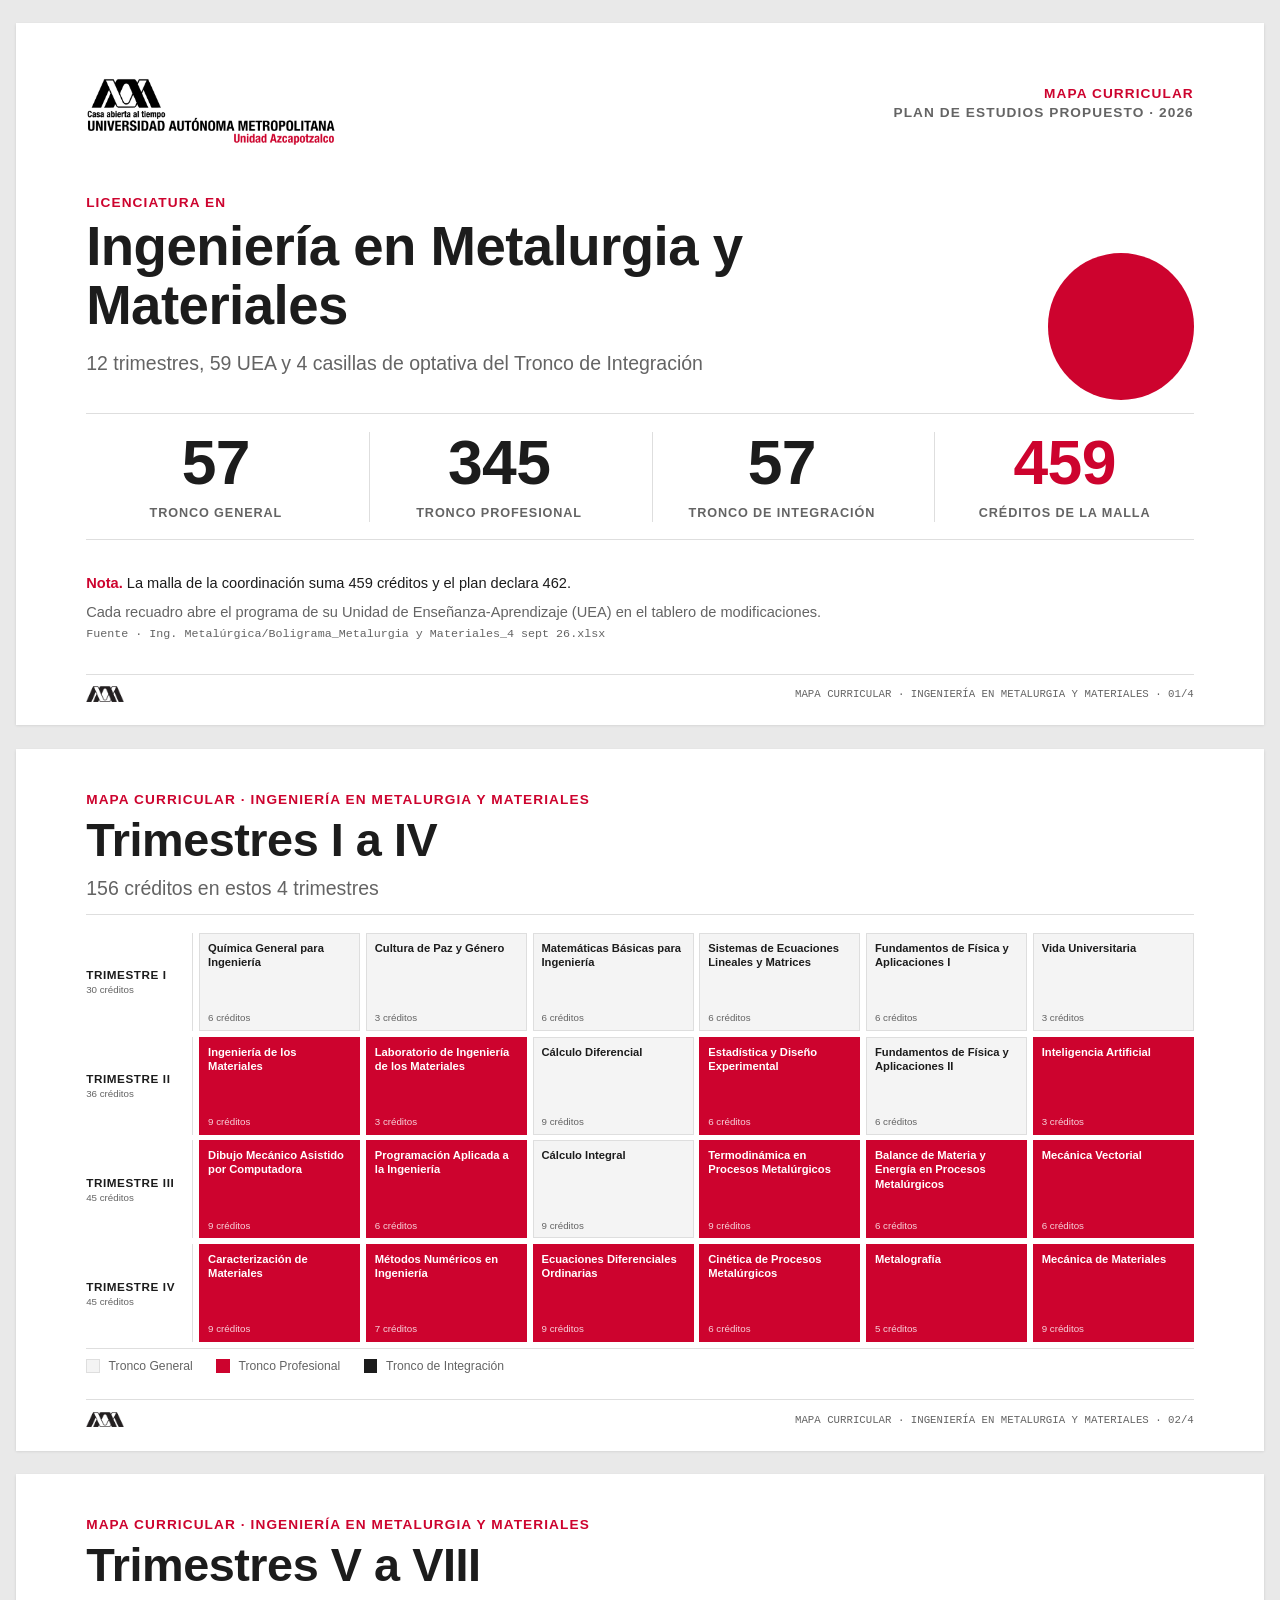
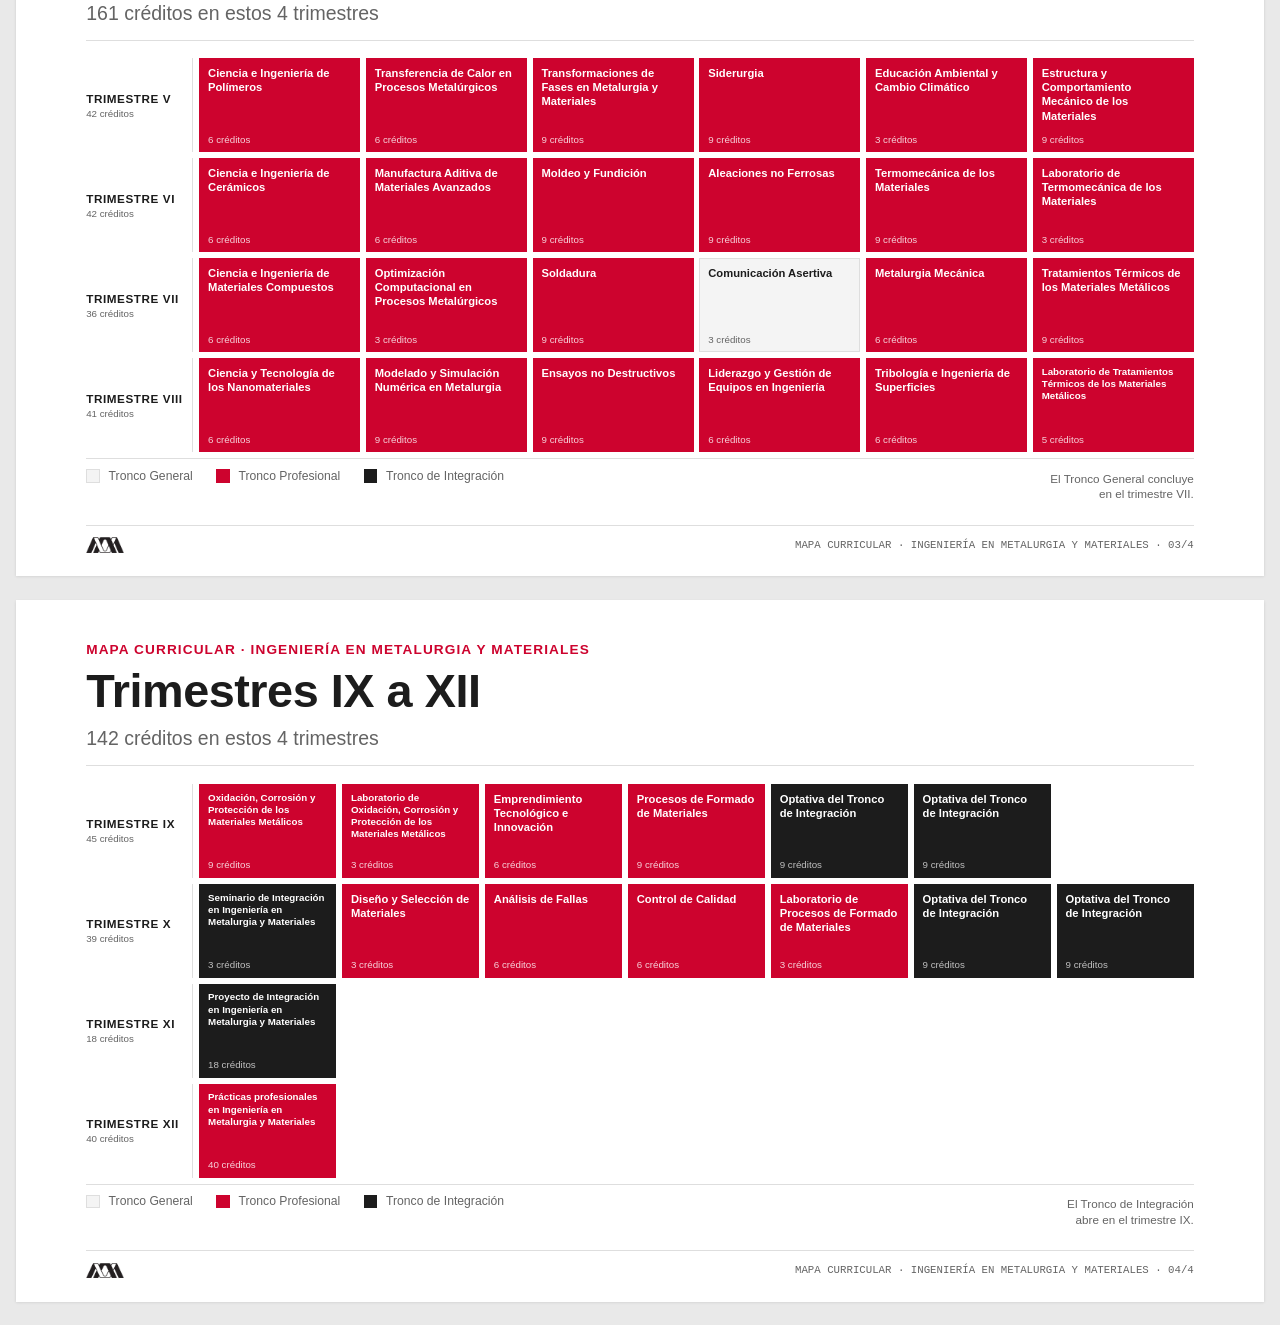
<file: mallas/met.html>
<!doctype html>
<html lang="es">
<head>
<meta charset="utf-8">
<meta name="viewport" content="width=device-width, initial-scale=1">
<title>Mapa curricular &middot; Ingenier&iacute;a en Metalurgia y Materiales</title>
<link rel="stylesheet" href="recursos/style.css?v=eb22b17e">
<link rel="stylesheet" href="recursos/malla.css?v=33eee8fa">
<link rel="stylesheet" href="recursos/movil.css?v=af0bb005">
</head>
<body>
<div class="mm-pagina"><p class="mm-kicker">Malla curricular &middot; plan propuesto</p><h1>Ingenier&iacute;a en Metalurgia y Materiales</h1><p class="mm-ayuda">Toca una UEA para abrir su programa. Las casillas de optativa llevan a la lista de optativas.</p><p class="mm-pdf"><a href="met.pdf" download="malla-met.pdf">Descargar PDF</a></p><div class="mm" data-lic="met"><div class="mm-resumen"><p class="mm-total"><span>459</span> cr&eacute;ditos en 12 trimestres</p><div class="mm-barra" aria-hidden="true"><span class="mm-seg t-general" style="flex:57"></span><span class="mm-seg t-profesional" style="flex:345"></span><span class="mm-seg t-integracion" style="flex:57"></span></div><ul class="mm-leyenda"><li><span class="mm-marca t-general"></span><span>Tronco General</span><span class="mm-num">57</span></li><li><span class="mm-marca t-profesional"></span><span>Tronco Profesional</span><span class="mm-num">345</span></li><li><span class="mm-marca t-integracion"></span><span>Tronco de Integraci&oacute;n</span><span class="mm-num">57</span></li></ul></div><nav class="mm-nav" aria-label="Trimestres"><button type="button" data-t="1" aria-label="Trimestre I">I</button><button type="button" data-t="2" aria-label="Trimestre II">II</button><button type="button" data-t="3" aria-label="Trimestre III">III</button><button type="button" data-t="4" aria-label="Trimestre IV">IV</button><button type="button" data-t="5" aria-label="Trimestre V">V</button><button type="button" data-t="6" aria-label="Trimestre VI">VI</button><button type="button" data-t="7" aria-label="Trimestre VII">VII</button><button type="button" data-t="8" aria-label="Trimestre VIII">VIII</button><button type="button" data-t="9" aria-label="Trimestre IX">IX</button><button type="button" data-t="10" aria-label="Trimestre X">X</button><button type="button" data-t="11" aria-label="Trimestre XI">XI</button><button type="button" data-t="12" aria-label="Trimestre XII">XII</button></nav><section class="mm-trim" id="mm-met-t1" data-t="1"><h2><span class="mm-chip">I</span><span class="mm-trim-tit">Trimestre I</span><span class="mm-trim-cr">30 cr&eacute;ditos</span></h2><ol class="mm-lista"><li><a class="mm-uea" href="../index.html#/uea/met/1114055" target="_top"><span class="mm-marca t-general"></span><span class="mm-txt"><span class="mm-nombre">Qu&iacute;mica General para Ingenier&iacute;a</span><span class="mm-meta">Tronco General &middot; 6 cr&eacute;ditos</span></span><span class="mm-ir" aria-hidden="true">&rsaquo;</span></a></li><li><a class="mm-uea" href="../index.html#/uea/met/1100212" target="_top"><span class="mm-marca t-general"></span><span class="mm-txt"><span class="mm-nombre">Cultura de Paz y G&eacute;nero</span><span class="mm-meta">Tronco General &middot; 3 cr&eacute;ditos</span></span><span class="mm-ir" aria-hidden="true">&rsaquo;</span></a></li><li><a class="mm-uea" href="../index.html#/uea/met/1114054" target="_top"><span class="mm-marca t-general"></span><span class="mm-txt"><span class="mm-nombre">Matem&aacute;ticas B&aacute;sicas para Ingenier&iacute;a</span><span class="mm-meta">Tronco General &middot; 6 cr&eacute;ditos</span></span><span class="mm-ir" aria-hidden="true">&rsaquo;</span></a></li><li><a class="mm-uea" href="../index.html#/uea/met/1114056" target="_top"><span class="mm-marca t-general"></span><span class="mm-txt"><span class="mm-nombre">Sistemas de Ecuaciones Lineales y Matrices</span><span class="mm-meta">Tronco General &middot; 6 cr&eacute;ditos</span></span><span class="mm-ir" aria-hidden="true">&rsaquo;</span></a></li><li><a class="mm-uea" href="../index.html#/uea/met/1114052" target="_top"><span class="mm-marca t-general"></span><span class="mm-txt"><span class="mm-nombre">Fundamentos de F&iacute;sica y Aplicaciones&nbsp;I</span><span class="mm-meta">Tronco General &middot; 6 cr&eacute;ditos</span></span><span class="mm-ir" aria-hidden="true">&rsaquo;</span></a></li><li><a class="mm-uea" href="../index.html#/uea/met/1100215" target="_top"><span class="mm-marca t-general"></span><span class="mm-txt"><span class="mm-nombre">Vida Universitaria</span><span class="mm-meta">Tronco General &middot; 3 cr&eacute;ditos</span></span><span class="mm-ir" aria-hidden="true">&rsaquo;</span></a></li></ol></section><section class="mm-trim" id="mm-met-t2" data-t="2"><h2><span class="mm-chip">II</span><span class="mm-trim-tit">Trimestre II</span><span class="mm-trim-cr">36 cr&eacute;ditos</span></h2><ol class="mm-lista"><li><a class="mm-uea" href="../index.html#/uea/met/1140058" target="_top"><span class="mm-marca t-profesional"></span><span class="mm-txt"><span class="mm-nombre">Ingenier&iacute;a de los Materiales</span><span class="mm-meta">Tronco Profesional &middot; 9 cr&eacute;ditos</span></span><span class="mm-ir" aria-hidden="true">&rsaquo;</span></a></li><li><a class="mm-uea" href="../index.html#/uea/met/1140059" target="_top"><span class="mm-marca t-profesional"></span><span class="mm-txt"><span class="mm-nombre">Laboratorio de Ingenier&iacute;a de los Materiales</span><span class="mm-meta">Tronco Profesional &middot; 3 cr&eacute;ditos</span></span><span class="mm-ir" aria-hidden="true">&rsaquo;</span></a></li><li><a class="mm-uea" href="../index.html#/uea/met/1114048" target="_top"><span class="mm-marca t-general"></span><span class="mm-txt"><span class="mm-nombre">C&aacute;lculo Diferencial</span><span class="mm-meta">Tronco General &middot; 9 cr&eacute;ditos</span></span><span class="mm-ir" aria-hidden="true">&rsaquo;</span></a></li><li><a class="mm-uea" href="../index.html#/uea/met/1114051" target="_top"><span class="mm-marca t-profesional"></span><span class="mm-txt"><span class="mm-nombre">Estad&iacute;stica y Dise&ntilde;o Experimental</span><span class="mm-meta">Tronco Profesional &middot; 6 cr&eacute;ditos</span></span><span class="mm-ir" aria-hidden="true">&rsaquo;</span></a></li><li><a class="mm-uea" href="../index.html#/uea/met/1114053" target="_top"><span class="mm-marca t-general"></span><span class="mm-txt"><span class="mm-nombre">Fundamentos de F&iacute;sica y Aplicaciones&nbsp;II</span><span class="mm-meta">Tronco General &middot; 6 cr&eacute;ditos</span></span><span class="mm-ir" aria-hidden="true">&rsaquo;</span></a></li><li><a class="mm-uea" href="../index.html#/uea/met/1100213" target="_top"><span class="mm-marca t-profesional"></span><span class="mm-txt"><span class="mm-nombre">Inteligencia Artificial</span><span class="mm-meta">Tronco Profesional &middot; 3 cr&eacute;ditos</span></span><span class="mm-ir" aria-hidden="true">&rsaquo;</span></a></li></ol></section><section class="mm-trim" id="mm-met-t3" data-t="3"><h2><span class="mm-chip">III</span><span class="mm-trim-tit">Trimestre III</span><span class="mm-trim-cr">45 cr&eacute;ditos</span></h2><ol class="mm-lista"><li><a class="mm-uea" href="../index.html#/uea/met/1130053" target="_top"><span class="mm-marca t-profesional"></span><span class="mm-txt"><span class="mm-nombre">Dibujo Mec&aacute;nico Asistido por Computadora</span><span class="mm-meta">Tronco Profesional &middot; 9 cr&eacute;ditos</span></span><span class="mm-ir" aria-hidden="true">&rsaquo;</span></a></li><li><a class="mm-uea" href="../index.html#/uea/met/1150041" target="_top"><span class="mm-marca t-profesional"></span><span class="mm-txt"><span class="mm-nombre">Programaci&oacute;n Aplicada a la Ingenier&iacute;a</span><span class="mm-meta">Tronco Profesional &middot; 6 cr&eacute;ditos</span></span><span class="mm-ir" aria-hidden="true">&rsaquo;</span></a></li><li><a class="mm-uea" href="../index.html#/uea/met/1114049" target="_top"><span class="mm-marca t-general"></span><span class="mm-txt"><span class="mm-nombre">C&aacute;lculo Integral</span><span class="mm-meta">Tronco General &middot; 9 cr&eacute;ditos</span></span><span class="mm-ir" aria-hidden="true">&rsaquo;</span></a></li><li><a class="mm-uea" href="../index.html#/uea/met/1140077" target="_top"><span class="mm-marca t-profesional"></span><span class="mm-txt"><span class="mm-nombre">Termodin&aacute;mica en Procesos Metal&uacute;rgicos</span><span class="mm-meta">Tronco Profesional &middot; 9 cr&eacute;ditos</span></span><span class="mm-ir" aria-hidden="true">&rsaquo;</span></a></li><li><a class="mm-uea" href="../index.html#/uea/met/1140046" target="_top"><span class="mm-marca t-profesional"></span><span class="mm-txt"><span class="mm-nombre">Balance de Materia y Energ&iacute;a en Procesos Metal&uacute;rgicos</span><span class="mm-meta">Tronco Profesional &middot; 6 cr&eacute;ditos</span></span><span class="mm-ir" aria-hidden="true">&rsaquo;</span></a></li><li><a class="mm-uea" href="../index.html#/uea/met/~mecanicavectorial" target="_top"><span class="mm-marca t-profesional"></span><span class="mm-txt"><span class="mm-nombre">Mec&aacute;nica Vectorial</span><span class="mm-meta">Tronco Profesional &middot; 6 cr&eacute;ditos</span></span><span class="mm-ir" aria-hidden="true">&rsaquo;</span></a></li></ol></section><section class="mm-trim" id="mm-met-t4" data-t="4"><h2><span class="mm-chip">IV</span><span class="mm-trim-tit">Trimestre IV</span><span class="mm-trim-cr">45 cr&eacute;ditos</span></h2><ol class="mm-lista"><li><a class="mm-uea" href="../index.html#/uea/met/1140047" target="_top"><span class="mm-marca t-profesional"></span><span class="mm-txt"><span class="mm-nombre">Caracterizaci&oacute;n de Materiales</span><span class="mm-meta">Tronco Profesional &middot; 9 cr&eacute;ditos</span></span><span class="mm-ir" aria-hidden="true">&rsaquo;</span></a></li><li><a class="mm-uea" href="../index.html#/uea/met/1150017" target="_top"><span class="mm-marca t-profesional"></span><span class="mm-txt"><span class="mm-nombre">M&eacute;todos Num&eacute;ricos en Ingenier&iacute;a</span><span class="mm-meta">Tronco Profesional &middot; 7 cr&eacute;ditos</span></span><span class="mm-ir" aria-hidden="true">&rsaquo;</span></a></li><li><a class="mm-uea" href="../index.html#/uea/met/1114002" target="_top"><span class="mm-marca t-profesional"></span><span class="mm-txt"><span class="mm-nombre">Ecuaciones Diferenciales Ordinarias</span><span class="mm-meta">Tronco Profesional &middot; 9 cr&eacute;ditos</span></span><span class="mm-ir" aria-hidden="true">&rsaquo;</span></a></li><li><a class="mm-uea" href="../index.html#/uea/met/1140052" target="_top"><span class="mm-marca t-profesional"></span><span class="mm-txt"><span class="mm-nombre">Cin&eacute;tica de Procesos Metal&uacute;rgicos</span><span class="mm-meta">Tronco Profesional &middot; 6 cr&eacute;ditos</span></span><span class="mm-ir" aria-hidden="true">&rsaquo;</span></a></li><li><a class="mm-uea" href="../index.html#/uea/met/1140066" target="_top"><span class="mm-marca t-profesional"></span><span class="mm-txt"><span class="mm-nombre">Metalograf&iacute;a</span><span class="mm-meta">Tronco Profesional &middot; 5 cr&eacute;ditos</span></span><span class="mm-ir" aria-hidden="true">&rsaquo;</span></a></li><li><a class="mm-uea" href="../index.html#/uea/met/1140030" target="_top"><span class="mm-marca t-profesional"></span><span class="mm-txt"><span class="mm-nombre">Mec&aacute;nica de Materiales</span><span class="mm-meta">Tronco Profesional &middot; 9 cr&eacute;ditos</span></span><span class="mm-ir" aria-hidden="true">&rsaquo;</span></a></li></ol></section><section class="mm-trim" id="mm-met-t5" data-t="5"><h2><span class="mm-chip">V</span><span class="mm-trim-tit">Trimestre V</span><span class="mm-trim-cr">42 cr&eacute;ditos</span></h2><ol class="mm-lista"><li><a class="mm-uea" href="../index.html#/uea/met/1140050" target="_top"><span class="mm-marca t-profesional"></span><span class="mm-txt"><span class="mm-nombre">Ciencia e Ingenier&iacute;a de Pol&iacute;meros</span><span class="mm-meta">Tronco Profesional &middot; 6 cr&eacute;ditos</span></span><span class="mm-ir" aria-hidden="true">&rsaquo;</span></a></li><li><a class="mm-uea" href="../index.html#/uea/met/1140079" target="_top"><span class="mm-marca t-profesional"></span><span class="mm-txt"><span class="mm-nombre">Transferencia de Calor en Procesos Metal&uacute;rgicos</span><span class="mm-meta">Tronco Profesional &middot; 6 cr&eacute;ditos</span></span><span class="mm-ir" aria-hidden="true">&rsaquo;</span></a></li><li><a class="mm-uea" href="../index.html#/uea/met/1140080" target="_top"><span class="mm-marca t-profesional"></span><span class="mm-txt"><span class="mm-nombre">Transformaciones de Fases en Metalurgia y Materiales</span><span class="mm-meta">Tronco Profesional &middot; 9 cr&eacute;ditos</span></span><span class="mm-ir" aria-hidden="true">&rsaquo;</span></a></li><li><a class="mm-uea" href="../index.html#/uea/met/1140075" target="_top"><span class="mm-marca t-profesional"></span><span class="mm-txt"><span class="mm-nombre">Siderurgia</span><span class="mm-meta">Tronco Profesional &middot; 9 cr&eacute;ditos</span></span><span class="mm-ir" aria-hidden="true">&rsaquo;</span></a></li><li><a class="mm-uea" href="../index.html#/uea/met/1130074" target="_top"><span class="mm-marca t-profesional"></span><span class="mm-txt"><span class="mm-nombre">Educaci&oacute;n Ambiental y Cambio Clim&aacute;tico</span><span class="mm-meta">Tronco Profesional &middot; 3 cr&eacute;ditos</span></span><span class="mm-ir" aria-hidden="true">&rsaquo;</span></a></li><li><a class="mm-uea" href="../index.html#/uea/met/1140053" target="_top"><span class="mm-marca t-profesional"></span><span class="mm-txt"><span class="mm-nombre">Estructura y Comportamiento Mec&aacute;nico de los Materiales</span><span class="mm-meta">Tronco Profesional &middot; 9 cr&eacute;ditos</span></span><span class="mm-ir" aria-hidden="true">&rsaquo;</span></a></li></ol></section><section class="mm-trim" id="mm-met-t6" data-t="6"><h2><span class="mm-chip">VI</span><span class="mm-trim-tit">Trimestre VI</span><span class="mm-trim-cr">42 cr&eacute;ditos</span></h2><ol class="mm-lista"><li><a class="mm-uea" href="../index.html#/uea/met/1140048" target="_top"><span class="mm-marca t-profesional"></span><span class="mm-txt"><span class="mm-nombre">Ciencia e Ingenier&iacute;a de Cer&aacute;micos</span><span class="mm-meta">Tronco Profesional &middot; 6 cr&eacute;ditos</span></span><span class="mm-ir" aria-hidden="true">&rsaquo;</span></a></li><li><a class="mm-uea" href="../index.html#/uea/met/1140065" target="_top"><span class="mm-marca t-profesional"></span><span class="mm-txt"><span class="mm-nombre">Manufactura Aditiva de Materiales Avanzados</span><span class="mm-meta">Tronco Profesional &middot; 6 cr&eacute;ditos</span></span><span class="mm-ir" aria-hidden="true">&rsaquo;</span></a></li><li><a class="mm-uea" href="../index.html#/uea/met/1140069" target="_top"><span class="mm-marca t-profesional"></span><span class="mm-txt"><span class="mm-nombre">Moldeo y Fundici&oacute;n</span><span class="mm-meta">Tronco Profesional &middot; 9 cr&eacute;ditos</span></span><span class="mm-ir" aria-hidden="true">&rsaquo;</span></a></li><li><a class="mm-uea" href="../index.html#/uea/met/1140044" target="_top"><span class="mm-marca t-profesional"></span><span class="mm-txt"><span class="mm-nombre">Aleaciones no Ferrosas</span><span class="mm-meta">Tronco Profesional &middot; 9 cr&eacute;ditos</span></span><span class="mm-ir" aria-hidden="true">&rsaquo;</span></a></li><li><a class="mm-uea" href="../index.html#/uea/met/1140078" target="_top"><span class="mm-marca t-profesional"></span><span class="mm-txt"><span class="mm-nombre">Termomec&aacute;nica de los Materiales</span><span class="mm-meta">Tronco Profesional &middot; 9 cr&eacute;ditos</span></span><span class="mm-ir" aria-hidden="true">&rsaquo;</span></a></li><li><a class="mm-uea" href="../index.html#/uea/met/1140062" target="_top"><span class="mm-marca t-profesional"></span><span class="mm-txt"><span class="mm-nombre">Laboratorio de Termomec&aacute;nica de los Materiales</span><span class="mm-meta">Tronco Profesional &middot; 3 cr&eacute;ditos</span></span><span class="mm-ir" aria-hidden="true">&rsaquo;</span></a></li></ol></section><section class="mm-trim" id="mm-met-t7" data-t="7"><h2><span class="mm-chip">VII</span><span class="mm-trim-tit">Trimestre VII</span><span class="mm-trim-cr">36 cr&eacute;ditos</span></h2><ol class="mm-lista"><li><a class="mm-uea" href="../index.html#/uea/met/1140049" target="_top"><span class="mm-marca t-profesional"></span><span class="mm-txt"><span class="mm-nombre">Ciencia e Ingenier&iacute;a de Materiales Compuestos</span><span class="mm-meta">Tronco Profesional &middot; 6 cr&eacute;ditos</span></span><span class="mm-ir" aria-hidden="true">&rsaquo;</span></a></li><li><a class="mm-uea" href="../index.html#/uea/met/1140070" target="_top"><span class="mm-marca t-profesional"></span><span class="mm-txt"><span class="mm-nombre">Optimizaci&oacute;n Computacional en Procesos Metal&uacute;rgicos</span><span class="mm-meta">Tronco Profesional &middot; 3 cr&eacute;ditos</span></span><span class="mm-ir" aria-hidden="true">&rsaquo;</span></a></li><li><a class="mm-uea" href="../index.html#/uea/met/1140076" target="_top"><span class="mm-marca t-profesional"></span><span class="mm-txt"><span class="mm-nombre">Soldadura</span><span class="mm-meta">Tronco Profesional &middot; 9 cr&eacute;ditos</span></span><span class="mm-ir" aria-hidden="true">&rsaquo;</span></a></li><li><a class="mm-uea" href="../index.html#/uea/met/1100211" target="_top"><span class="mm-marca t-general"></span><span class="mm-txt"><span class="mm-nombre">Comunicaci&oacute;n Asertiva</span><span class="mm-meta">Tronco General &middot; 3 cr&eacute;ditos</span></span><span class="mm-ir" aria-hidden="true">&rsaquo;</span></a></li><li><a class="mm-uea" href="../index.html#/uea/met/1140067" target="_top"><span class="mm-marca t-profesional"></span><span class="mm-txt"><span class="mm-nombre">Metalurgia Mec&aacute;nica</span><span class="mm-meta">Tronco Profesional &middot; 6 cr&eacute;ditos</span></span><span class="mm-ir" aria-hidden="true">&rsaquo;</span></a></li><li><a class="mm-uea" href="../index.html#/uea/met/1140081" target="_top"><span class="mm-marca t-profesional"></span><span class="mm-txt"><span class="mm-nombre">Tratamientos T&eacute;rmicos de los Materiales Met&aacute;licos</span><span class="mm-meta">Tronco Profesional &middot; 9 cr&eacute;ditos</span></span><span class="mm-ir" aria-hidden="true">&rsaquo;</span></a></li></ol></section><section class="mm-trim" id="mm-met-t8" data-t="8"><h2><span class="mm-chip">VIII</span><span class="mm-trim-tit">Trimestre VIII</span><span class="mm-trim-cr">41 cr&eacute;ditos</span></h2><ol class="mm-lista"><li><a class="mm-uea" href="../index.html#/uea/met/1140051" target="_top"><span class="mm-marca t-profesional"></span><span class="mm-txt"><span class="mm-nombre">Ciencia y Tecnolog&iacute;a de los Nanomateriales</span><span class="mm-meta">Tronco Profesional &middot; 6 cr&eacute;ditos</span></span><span class="mm-ir" aria-hidden="true">&rsaquo;</span></a></li><li><a class="mm-uea" href="../index.html#/uea/met/1140068" target="_top"><span class="mm-marca t-profesional"></span><span class="mm-txt"><span class="mm-nombre">Modelado y Simulaci&oacute;n Num&eacute;rica en Metalurgia</span><span class="mm-meta">Tronco Profesional &middot; 9 cr&eacute;ditos</span></span><span class="mm-ir" aria-hidden="true">&rsaquo;</span></a></li><li><a class="mm-uea" href="../index.html#/uea/met/1140057" target="_top"><span class="mm-marca t-profesional"></span><span class="mm-txt"><span class="mm-nombre">Ensayos no Destructivos</span><span class="mm-meta">Tronco Profesional &middot; 9 cr&eacute;ditos</span></span><span class="mm-ir" aria-hidden="true">&rsaquo;</span></a></li><li><a class="mm-uea" href="../index.html#/uea/met/1140064" target="_top"><span class="mm-marca t-profesional"></span><span class="mm-txt"><span class="mm-nombre">Liderazgo y Gesti&oacute;n de Equipos en Ingenier&iacute;a</span><span class="mm-meta">Tronco Profesional &middot; 6 cr&eacute;ditos</span></span><span class="mm-ir" aria-hidden="true">&rsaquo;</span></a></li><li><a class="mm-uea" href="../index.html#/uea/met/1140846" target="_top"><span class="mm-marca t-profesional"></span><span class="mm-txt"><span class="mm-nombre">Tribolog&iacute;a e Ingenier&iacute;a de Superficies</span><span class="mm-meta">Tronco Profesional &middot; 6 cr&eacute;ditos</span></span><span class="mm-ir" aria-hidden="true">&rsaquo;</span></a></li><li><a class="mm-uea" href="../index.html#/uea/met/1140063" target="_top"><span class="mm-marca t-profesional"></span><span class="mm-txt"><span class="mm-nombre">Laboratorio de Tratamientos T&eacute;rmicos de los Materiales Met&aacute;licos</span><span class="mm-meta">Tronco Profesional &middot; 5 cr&eacute;ditos</span></span><span class="mm-ir" aria-hidden="true">&rsaquo;</span></a></li></ol></section><section class="mm-trim" id="mm-met-t9" data-t="9"><h2><span class="mm-chip">IX</span><span class="mm-trim-tit">Trimestre IX</span><span class="mm-trim-cr">45 cr&eacute;ditos</span></h2><ol class="mm-lista"><li><a class="mm-uea" href="../index.html#/uea/met/1140071" target="_top"><span class="mm-marca t-profesional"></span><span class="mm-txt"><span class="mm-nombre">Oxidaci&oacute;n, Corrosi&oacute;n y Protecci&oacute;n de los Materiales Met&aacute;licos</span><span class="mm-meta">Tronco Profesional &middot; 9 cr&eacute;ditos</span></span><span class="mm-ir" aria-hidden="true">&rsaquo;</span></a></li><li><a class="mm-uea" href="../index.html#/uea/met/1140060" target="_top"><span class="mm-marca t-profesional"></span><span class="mm-txt"><span class="mm-nombre">Laboratorio de Oxidaci&oacute;n, Corrosi&oacute;n y Protecci&oacute;n de los Materiales Met&aacute;licos</span><span class="mm-meta">Tronco Profesional &middot; 3 cr&eacute;ditos</span></span><span class="mm-ir" aria-hidden="true">&rsaquo;</span></a></li><li><a class="mm-uea" href="../index.html#/uea/met/1140056" target="_top"><span class="mm-marca t-profesional"></span><span class="mm-txt"><span class="mm-nombre">Emprendimiento Tecnol&oacute;gico e Innovaci&oacute;n</span><span class="mm-meta">Tronco Profesional &middot; 6 cr&eacute;ditos</span></span><span class="mm-ir" aria-hidden="true">&rsaquo;</span></a></li><li><a class="mm-uea" href="../index.html#/uea/met/1140072" target="_top"><span class="mm-marca t-profesional"></span><span class="mm-txt"><span class="mm-nombre">Procesos de Formado de Materiales</span><span class="mm-meta">Tronco Profesional &middot; 9 cr&eacute;ditos</span></span><span class="mm-ir" aria-hidden="true">&rsaquo;</span></a></li><li><a class="mm-uea" href="../index.html#/lic/met/optativas" target="_top"><span class="mm-marca t-integracion"></span><span class="mm-txt"><span class="mm-nombre">Optativa del Tronco de Integraci&oacute;n</span><span class="mm-meta">Tronco de Integraci&oacute;n &middot; 9 cr&eacute;ditos</span></span><span class="mm-ir" aria-hidden="true">&rsaquo;</span></a></li><li><a class="mm-uea" href="../index.html#/lic/met/optativas" target="_top"><span class="mm-marca t-integracion"></span><span class="mm-txt"><span class="mm-nombre">Optativa del Tronco de Integraci&oacute;n</span><span class="mm-meta">Tronco de Integraci&oacute;n &middot; 9 cr&eacute;ditos</span></span><span class="mm-ir" aria-hidden="true">&rsaquo;</span></a></li></ol></section><section class="mm-trim" id="mm-met-t10" data-t="10"><h2><span class="mm-chip">X</span><span class="mm-trim-tit">Trimestre X</span><span class="mm-trim-cr">39 cr&eacute;ditos</span></h2><ol class="mm-lista"><li><a class="mm-uea" href="../index.html#/uea/met/1140074" target="_top"><span class="mm-marca t-integracion"></span><span class="mm-txt"><span class="mm-nombre">Seminario de Integraci&oacute;n en Ingenier&iacute;a en Metalurgia y Materiales</span><span class="mm-meta">Tronco de Integraci&oacute;n &middot; 3 cr&eacute;ditos</span></span><span class="mm-ir" aria-hidden="true">&rsaquo;</span></a></li><li><a class="mm-uea" href="../index.html#/uea/met/1140055" target="_top"><span class="mm-marca t-profesional"></span><span class="mm-txt"><span class="mm-nombre">Dise&ntilde;o y Selecci&oacute;n de Materiales</span><span class="mm-meta">Tronco Profesional &middot; 3 cr&eacute;ditos</span></span><span class="mm-ir" aria-hidden="true">&rsaquo;</span></a></li><li><a class="mm-uea" href="../index.html#/uea/met/1140045" target="_top"><span class="mm-marca t-profesional"></span><span class="mm-txt"><span class="mm-nombre">An&aacute;lisis de Fallas</span><span class="mm-meta">Tronco Profesional &middot; 6 cr&eacute;ditos</span></span><span class="mm-ir" aria-hidden="true">&rsaquo;</span></a></li><li><a class="mm-uea" href="../index.html#/uea/met/1140054" target="_top"><span class="mm-marca t-profesional"></span><span class="mm-txt"><span class="mm-nombre">Control de Calidad</span><span class="mm-meta">Tronco Profesional &middot; 6 cr&eacute;ditos</span></span><span class="mm-ir" aria-hidden="true">&rsaquo;</span></a></li><li><a class="mm-uea" href="../index.html#/uea/met/1140061" target="_top"><span class="mm-marca t-profesional"></span><span class="mm-txt"><span class="mm-nombre">Laboratorio de Procesos de Formado de Materiales</span><span class="mm-meta">Tronco Profesional &middot; 3 cr&eacute;ditos</span></span><span class="mm-ir" aria-hidden="true">&rsaquo;</span></a></li><li><a class="mm-uea" href="../index.html#/lic/met/optativas" target="_top"><span class="mm-marca t-integracion"></span><span class="mm-txt"><span class="mm-nombre">Optativa del Tronco de Integraci&oacute;n</span><span class="mm-meta">Tronco de Integraci&oacute;n &middot; 9 cr&eacute;ditos</span></span><span class="mm-ir" aria-hidden="true">&rsaquo;</span></a></li><li><a class="mm-uea" href="../index.html#/lic/met/optativas" target="_top"><span class="mm-marca t-integracion"></span><span class="mm-txt"><span class="mm-nombre">Optativa del Tronco de Integraci&oacute;n</span><span class="mm-meta">Tronco de Integraci&oacute;n &middot; 9 cr&eacute;ditos</span></span><span class="mm-ir" aria-hidden="true">&rsaquo;</span></a></li></ol></section><section class="mm-trim" id="mm-met-t11" data-t="11"><h2><span class="mm-chip">XI</span><span class="mm-trim-tit">Trimestre XI</span><span class="mm-trim-cr">18 cr&eacute;ditos</span></h2><ol class="mm-lista"><li><a class="mm-uea" href="../index.html#/uea/met/1140073" target="_top"><span class="mm-marca t-integracion"></span><span class="mm-txt"><span class="mm-nombre">Proyecto de Integraci&oacute;n en Ingenier&iacute;a en Metalurgia y Materiales</span><span class="mm-meta">Tronco de Integraci&oacute;n &middot; 18 cr&eacute;ditos</span></span><span class="mm-ir" aria-hidden="true">&rsaquo;</span></a></li></ol></section><section class="mm-trim" id="mm-met-t12" data-t="12"><h2><span class="mm-chip">XII</span><span class="mm-trim-tit">Trimestre XII</span><span class="mm-trim-cr">40 cr&eacute;ditos</span></h2><ol class="mm-lista"><li><a class="mm-uea" href="../index.html#/uea/met/1100214" target="_top"><span class="mm-marca t-profesional"></span><span class="mm-txt"><span class="mm-nombre">Pr&aacute;cticas profesionales en Ingenier&iacute;a en Metalurgia y Materiales</span><span class="mm-meta">Tronco Profesional &middot; 40 cr&eacute;ditos</span></span><span class="mm-ir" aria-hidden="true">&rsaquo;</span></a></li></ol></section><p class="mm-nota"><strong>Nota.</strong> La malla de la coordinaci&oacute;n suma 459 cr&eacute;ditos y el plan declara 462.</p><p class="mm-fuente">Fuente &middot; Ing. Metal&uacute;rgica/Boligrama_Metalurgia y Materiales_4 sept 26.xlsx</p></div></div>
<section class="slide" id="s1">

<div style="position:absolute; left:72px; top:56px;">
  <img src="recursos/logo_cover_web.png" style="width:256px;" alt="UAM"></div>
<div style="position:absolute; right:72px; top:64px; text-align:right;">
  <p class="kicker" style="margin:0;">MAPA CURRICULAR</p>
  <p class="kicker muted" style="margin:4px 0 0 0; letter-spacing:0.08em;">
    PLAN DE ESTUDIOS PROPUESTO &middot; 2026</p>
</div>
<div style="position:absolute; left:72px; right:260px; top:176px;">
  <p class="kicker">LICENCIATURA EN</p>
  <h1 class="title" style="font-size:56px; line-height:60px;">Ingenier&iacute;a en Metalurgia y Materiales</h1>
  <p class="subtitle" style="margin-top:16px;">12 trimestres, 59 UEA y 4 casillas de optativa del Tronco de Integraci&oacute;n</p>
</div>
<div style="position:absolute; right:72px; top:236px;">
  <div style="width:150px; height:150px; border-radius:50%; background:var(--uamred);"></div></div>
<div style="position:absolute; left:72px; right:72px; top:400px;">
  <div class="datorow" style="display:grid; grid-template-columns:repeat(4, 1fr); gap:24px;">
    <div class="dato"><div class="num">57</div><div class="label">Tronco General</div></div>
    <div class="dato"><div class="num">345</div><div class="label">Tronco Profesional</div></div>
    <div class="dato"><div class="num">57</div><div class="label">Tronco de Integraci&oacute;n</div></div>
    <div class="dato"><div class="num accent">459</div><div class="label">Cr&eacute;ditos de la malla</div></div>
  </div>
</div>
<div style="position:absolute; left:72px; right:72px; bottom:84px;">
  <p style="font-size:15px; line-height:21px; color:var(--uamblue); margin:0 0 8px 0;"><span style="color:var(--uamred); font-weight:700;">Nota.</span> La malla de la coordinaci&oacute;n suma 459 cr&eacute;ditos y el plan declara 462.</p>
  <p style="font-size:15px; line-height:21px; color:var(--uamgray); margin:0;">
    Cada recuadro abre el programa de su Unidad de Ense&ntilde;anza-Aprendizaje (UEA)
    en el tablero de modificaciones.</p>
  <p class="mono" style="font-size:12px; line-height:18px; color:var(--uamgray); margin:4px 0 0 0;">
    Fuente &middot; Ing. Metal&uacute;rgica/Boligrama_Metalurgia y Materiales_4 sept 26.xlsx</p>
</div>
<div class="footer-rule"></div>
<div class="footer">
  <img src="recursos/logo_footer_web.png" alt="UAM">
  <span class="folio">MAPA CURRICULAR &middot; INGENIER&Iacute;A EN METALURGIA Y MATERIALES &middot; 01/4</span>
</div>
</section>
<section class="slide" id="s2">
<div class="slide-body"><div class="hd">
  <p class="kicker">MAPA CURRICULAR &middot; INGENIER&Iacute;A EN METALURGIA Y MATERIALES</p>
  <h1 class="title">Trimestres I a IV</h1>
  <p class="subtitle">156 cr&eacute;ditos en estos 4 trimestres</p>
  <div class="hd-rule"></div>
</div><div class="content"><div style="height:100%; display:flex; flex-direction:column; gap:6px;"><div style="display:grid; grid-template-columns:110px repeat(6, 1fr); gap:6px; flex:1; min-height:0;"><div style="display:flex; flex-direction:column; justify-content:center; border-right:1px solid var(--hairline); padding-right:10px;"><span style="font-size:12px; font-weight:700; letter-spacing:.05em; white-space:nowrap; color:var(--uamblue);">TRIMESTRE I</span><span style="font-size:10px; color:var(--uamgray); margin-top:3px;">30 cr&eacute;ditos</span></div><a class="celda t-general" href="../index.html#/uea/met/1114055" target="_top" title="Abrir el programa de Qu&iacute;mica General para Ingenier&iacute;a" style="background:var(--uamlightgray); color:var(--uamblue); box-shadow: inset 0 0 0 1px var(--hairline); padding:8px 9px; display:flex; flex-direction:column; justify-content:space-between; min-height:0; overflow:hidden; text-decoration:none;"><span style="font-size:11.5px; line-height:14.5px; font-weight:700;">Qu&iacute;mica General para Ingenier&iacute;a</span><span style="font-size:10px; color:var(--uamgray); margin-top:5px;">6 cr&eacute;ditos</span></a><a class="celda t-general" href="../index.html#/uea/met/1100212" target="_top" title="Abrir el programa de Cultura de Paz y G&eacute;nero" style="background:var(--uamlightgray); color:var(--uamblue); box-shadow: inset 0 0 0 1px var(--hairline); padding:8px 9px; display:flex; flex-direction:column; justify-content:space-between; min-height:0; overflow:hidden; text-decoration:none;"><span style="font-size:11.5px; line-height:14.5px; font-weight:700;">Cultura de Paz y G&eacute;nero</span><span style="font-size:10px; color:var(--uamgray); margin-top:5px;">3 cr&eacute;ditos</span></a><a class="celda t-general" href="../index.html#/uea/met/1114054" target="_top" title="Abrir el programa de Matem&aacute;ticas B&aacute;sicas para Ingenier&iacute;a" style="background:var(--uamlightgray); color:var(--uamblue); box-shadow: inset 0 0 0 1px var(--hairline); padding:8px 9px; display:flex; flex-direction:column; justify-content:space-between; min-height:0; overflow:hidden; text-decoration:none;"><span style="font-size:11.5px; line-height:14.5px; font-weight:700;">Matem&aacute;ticas B&aacute;sicas para Ingenier&iacute;a</span><span style="font-size:10px; color:var(--uamgray); margin-top:5px;">6 cr&eacute;ditos</span></a><a class="celda t-general" href="../index.html#/uea/met/1114056" target="_top" title="Abrir el programa de Sistemas de Ecuaciones Lineales y Matrices" style="background:var(--uamlightgray); color:var(--uamblue); box-shadow: inset 0 0 0 1px var(--hairline); padding:8px 9px; display:flex; flex-direction:column; justify-content:space-between; min-height:0; overflow:hidden; text-decoration:none;"><span style="font-size:11.5px; line-height:14.5px; font-weight:700;">Sistemas de Ecuaciones Lineales y Matrices</span><span style="font-size:10px; color:var(--uamgray); margin-top:5px;">6 cr&eacute;ditos</span></a><a class="celda t-general" href="../index.html#/uea/met/1114052" target="_top" title="Abrir el programa de Fundamentos de F&iacute;sica y Aplicaciones I" style="background:var(--uamlightgray); color:var(--uamblue); box-shadow: inset 0 0 0 1px var(--hairline); padding:8px 9px; display:flex; flex-direction:column; justify-content:space-between; min-height:0; overflow:hidden; text-decoration:none;"><span style="font-size:11.5px; line-height:14.5px; font-weight:700;">Fundamentos de F&iacute;sica y Aplicaciones&nbsp;I</span><span style="font-size:10px; color:var(--uamgray); margin-top:5px;">6 cr&eacute;ditos</span></a><a class="celda t-general" href="../index.html#/uea/met/1100215" target="_top" title="Abrir el programa de Vida Universitaria" style="background:var(--uamlightgray); color:var(--uamblue); box-shadow: inset 0 0 0 1px var(--hairline); padding:8px 9px; display:flex; flex-direction:column; justify-content:space-between; min-height:0; overflow:hidden; text-decoration:none;"><span style="font-size:11.5px; line-height:14.5px; font-weight:700;">Vida Universitaria</span><span style="font-size:10px; color:var(--uamgray); margin-top:5px;">3 cr&eacute;ditos</span></a></div><div style="display:grid; grid-template-columns:110px repeat(6, 1fr); gap:6px; flex:1; min-height:0;"><div style="display:flex; flex-direction:column; justify-content:center; border-right:1px solid var(--hairline); padding-right:10px;"><span style="font-size:12px; font-weight:700; letter-spacing:.05em; white-space:nowrap; color:var(--uamblue);">TRIMESTRE II</span><span style="font-size:10px; color:var(--uamgray); margin-top:3px;">36 cr&eacute;ditos</span></div><a class="celda t-profesional" href="../index.html#/uea/met/1140058" target="_top" title="Abrir el programa de Ingenier&iacute;a de los Materiales" style="background:var(--uamred); color:#FFFFFF;  padding:8px 9px; display:flex; flex-direction:column; justify-content:space-between; min-height:0; overflow:hidden; text-decoration:none;"><span style="font-size:11.5px; line-height:14.5px; font-weight:700;">Ingenier&iacute;a de los Materiales</span><span style="font-size:10px; color:rgba(255,255,255,.82); margin-top:5px;">9 cr&eacute;ditos</span></a><a class="celda t-profesional" href="../index.html#/uea/met/1140059" target="_top" title="Abrir el programa de Laboratorio de Ingenier&iacute;a de los Materiales" style="background:var(--uamred); color:#FFFFFF;  padding:8px 9px; display:flex; flex-direction:column; justify-content:space-between; min-height:0; overflow:hidden; text-decoration:none;"><span style="font-size:11.5px; line-height:14.5px; font-weight:700;">Laboratorio de Ingenier&iacute;a de los Materiales</span><span style="font-size:10px; color:rgba(255,255,255,.82); margin-top:5px;">3 cr&eacute;ditos</span></a><a class="celda t-general" href="../index.html#/uea/met/1114048" target="_top" title="Abrir el programa de C&aacute;lculo Diferencial" style="background:var(--uamlightgray); color:var(--uamblue); box-shadow: inset 0 0 0 1px var(--hairline); padding:8px 9px; display:flex; flex-direction:column; justify-content:space-between; min-height:0; overflow:hidden; text-decoration:none;"><span style="font-size:11.5px; line-height:14.5px; font-weight:700;">C&aacute;lculo Diferencial</span><span style="font-size:10px; color:var(--uamgray); margin-top:5px;">9 cr&eacute;ditos</span></a><a class="celda t-profesional" href="../index.html#/uea/met/1114051" target="_top" title="Abrir el programa de Estad&iacute;stica y Dise&ntilde;o Experimental" style="background:var(--uamred); color:#FFFFFF;  padding:8px 9px; display:flex; flex-direction:column; justify-content:space-between; min-height:0; overflow:hidden; text-decoration:none;"><span style="font-size:11.5px; line-height:14.5px; font-weight:700;">Estad&iacute;stica y Dise&ntilde;o Experimental</span><span style="font-size:10px; color:rgba(255,255,255,.82); margin-top:5px;">6 cr&eacute;ditos</span></a><a class="celda t-general" href="../index.html#/uea/met/1114053" target="_top" title="Abrir el programa de Fundamentos de F&iacute;sica y Aplicaciones II" style="background:var(--uamlightgray); color:var(--uamblue); box-shadow: inset 0 0 0 1px var(--hairline); padding:8px 9px; display:flex; flex-direction:column; justify-content:space-between; min-height:0; overflow:hidden; text-decoration:none;"><span style="font-size:11.5px; line-height:14.5px; font-weight:700;">Fundamentos de F&iacute;sica y Aplicaciones&nbsp;II</span><span style="font-size:10px; color:var(--uamgray); margin-top:5px;">6 cr&eacute;ditos</span></a><a class="celda t-profesional" href="../index.html#/uea/met/1100213" target="_top" title="Abrir el programa de Inteligencia Artificial" style="background:var(--uamred); color:#FFFFFF;  padding:8px 9px; display:flex; flex-direction:column; justify-content:space-between; min-height:0; overflow:hidden; text-decoration:none;"><span style="font-size:11.5px; line-height:14.5px; font-weight:700;">Inteligencia Artificial</span><span style="font-size:10px; color:rgba(255,255,255,.82); margin-top:5px;">3 cr&eacute;ditos</span></a></div><div style="display:grid; grid-template-columns:110px repeat(6, 1fr); gap:6px; flex:1; min-height:0;"><div style="display:flex; flex-direction:column; justify-content:center; border-right:1px solid var(--hairline); padding-right:10px;"><span style="font-size:12px; font-weight:700; letter-spacing:.05em; white-space:nowrap; color:var(--uamblue);">TRIMESTRE III</span><span style="font-size:10px; color:var(--uamgray); margin-top:3px;">45 cr&eacute;ditos</span></div><a class="celda t-profesional" href="../index.html#/uea/met/1130053" target="_top" title="Abrir el programa de Dibujo Mec&aacute;nico Asistido por Computadora" style="background:var(--uamred); color:#FFFFFF;  padding:8px 9px; display:flex; flex-direction:column; justify-content:space-between; min-height:0; overflow:hidden; text-decoration:none;"><span style="font-size:11.5px; line-height:14.5px; font-weight:700;">Dibujo Mec&aacute;nico Asistido por Computadora</span><span style="font-size:10px; color:rgba(255,255,255,.82); margin-top:5px;">9 cr&eacute;ditos</span></a><a class="celda t-profesional" href="../index.html#/uea/met/1150041" target="_top" title="Abrir el programa de Programaci&oacute;n Aplicada a la Ingenier&iacute;a" style="background:var(--uamred); color:#FFFFFF;  padding:8px 9px; display:flex; flex-direction:column; justify-content:space-between; min-height:0; overflow:hidden; text-decoration:none;"><span style="font-size:11.5px; line-height:14.5px; font-weight:700;">Programaci&oacute;n Aplicada a la Ingenier&iacute;a</span><span style="font-size:10px; color:rgba(255,255,255,.82); margin-top:5px;">6 cr&eacute;ditos</span></a><a class="celda t-general" href="../index.html#/uea/met/1114049" target="_top" title="Abrir el programa de C&aacute;lculo Integral" style="background:var(--uamlightgray); color:var(--uamblue); box-shadow: inset 0 0 0 1px var(--hairline); padding:8px 9px; display:flex; flex-direction:column; justify-content:space-between; min-height:0; overflow:hidden; text-decoration:none;"><span style="font-size:11.5px; line-height:14.5px; font-weight:700;">C&aacute;lculo Integral</span><span style="font-size:10px; color:var(--uamgray); margin-top:5px;">9 cr&eacute;ditos</span></a><a class="celda t-profesional" href="../index.html#/uea/met/1140077" target="_top" title="Abrir el programa de Termodin&aacute;mica en Procesos Metal&uacute;rgicos" style="background:var(--uamred); color:#FFFFFF;  padding:8px 9px; display:flex; flex-direction:column; justify-content:space-between; min-height:0; overflow:hidden; text-decoration:none;"><span style="font-size:11.5px; line-height:14.5px; font-weight:700;">Termodin&aacute;mica en Procesos Metal&uacute;rgicos</span><span style="font-size:10px; color:rgba(255,255,255,.82); margin-top:5px;">9 cr&eacute;ditos</span></a><a class="celda t-profesional" href="../index.html#/uea/met/1140046" target="_top" title="Abrir el programa de Balance de Materia y Energ&iacute;a en Procesos Metal&uacute;rgicos" style="background:var(--uamred); color:#FFFFFF;  padding:8px 9px; display:flex; flex-direction:column; justify-content:space-between; min-height:0; overflow:hidden; text-decoration:none;"><span style="font-size:11.5px; line-height:14.5px; font-weight:700;">Balance de Materia y Energ&iacute;a en Procesos Metal&uacute;rgicos</span><span style="font-size:10px; color:rgba(255,255,255,.82); margin-top:5px;">6 cr&eacute;ditos</span></a><a class="celda t-profesional" href="../index.html#/uea/met/~mecanicavectorial" target="_top" title="Abrir el programa de Mec&aacute;nica Vectorial" style="background:var(--uamred); color:#FFFFFF;  padding:8px 9px; display:flex; flex-direction:column; justify-content:space-between; min-height:0; overflow:hidden; text-decoration:none;"><span style="font-size:11.5px; line-height:14.5px; font-weight:700;">Mec&aacute;nica Vectorial</span><span style="font-size:10px; color:rgba(255,255,255,.82); margin-top:5px;">6 cr&eacute;ditos</span></a></div><div style="display:grid; grid-template-columns:110px repeat(6, 1fr); gap:6px; flex:1; min-height:0;"><div style="display:flex; flex-direction:column; justify-content:center; border-right:1px solid var(--hairline); padding-right:10px;"><span style="font-size:12px; font-weight:700; letter-spacing:.05em; white-space:nowrap; color:var(--uamblue);">TRIMESTRE IV</span><span style="font-size:10px; color:var(--uamgray); margin-top:3px;">45 cr&eacute;ditos</span></div><a class="celda t-profesional" href="../index.html#/uea/met/1140047" target="_top" title="Abrir el programa de Caracterizaci&oacute;n de Materiales" style="background:var(--uamred); color:#FFFFFF;  padding:8px 9px; display:flex; flex-direction:column; justify-content:space-between; min-height:0; overflow:hidden; text-decoration:none;"><span style="font-size:11.5px; line-height:14.5px; font-weight:700;">Caracterizaci&oacute;n de Materiales</span><span style="font-size:10px; color:rgba(255,255,255,.82); margin-top:5px;">9 cr&eacute;ditos</span></a><a class="celda t-profesional" href="../index.html#/uea/met/1150017" target="_top" title="Abrir el programa de M&eacute;todos Num&eacute;ricos en Ingenier&iacute;a" style="background:var(--uamred); color:#FFFFFF;  padding:8px 9px; display:flex; flex-direction:column; justify-content:space-between; min-height:0; overflow:hidden; text-decoration:none;"><span style="font-size:11.5px; line-height:14.5px; font-weight:700;">M&eacute;todos Num&eacute;ricos en Ingenier&iacute;a</span><span style="font-size:10px; color:rgba(255,255,255,.82); margin-top:5px;">7 cr&eacute;ditos</span></a><a class="celda t-profesional" href="../index.html#/uea/met/1114002" target="_top" title="Abrir el programa de Ecuaciones Diferenciales Ordinarias" style="background:var(--uamred); color:#FFFFFF;  padding:8px 9px; display:flex; flex-direction:column; justify-content:space-between; min-height:0; overflow:hidden; text-decoration:none;"><span style="font-size:11.5px; line-height:14.5px; font-weight:700;">Ecuaciones Diferenciales Ordinarias</span><span style="font-size:10px; color:rgba(255,255,255,.82); margin-top:5px;">9 cr&eacute;ditos</span></a><a class="celda t-profesional" href="../index.html#/uea/met/1140052" target="_top" title="Abrir el programa de Cin&eacute;tica de Procesos Metal&uacute;rgicos" style="background:var(--uamred); color:#FFFFFF;  padding:8px 9px; display:flex; flex-direction:column; justify-content:space-between; min-height:0; overflow:hidden; text-decoration:none;"><span style="font-size:11.5px; line-height:14.5px; font-weight:700;">Cin&eacute;tica de Procesos Metal&uacute;rgicos</span><span style="font-size:10px; color:rgba(255,255,255,.82); margin-top:5px;">6 cr&eacute;ditos</span></a><a class="celda t-profesional" href="../index.html#/uea/met/1140066" target="_top" title="Abrir el programa de Metalograf&iacute;a" style="background:var(--uamred); color:#FFFFFF;  padding:8px 9px; display:flex; flex-direction:column; justify-content:space-between; min-height:0; overflow:hidden; text-decoration:none;"><span style="font-size:11.5px; line-height:14.5px; font-weight:700;">Metalograf&iacute;a</span><span style="font-size:10px; color:rgba(255,255,255,.82); margin-top:5px;">5 cr&eacute;ditos</span></a><a class="celda t-profesional" href="../index.html#/uea/met/1140030" target="_top" title="Abrir el programa de Mec&aacute;nica de Materiales" style="background:var(--uamred); color:#FFFFFF;  padding:8px 9px; display:flex; flex-direction:column; justify-content:space-between; min-height:0; overflow:hidden; text-decoration:none;"><span style="font-size:11.5px; line-height:14.5px; font-weight:700;">Mec&aacute;nica de Materiales</span><span style="font-size:10px; color:rgba(255,255,255,.82); margin-top:5px;">9 cr&eacute;ditos</span></a></div><div style="flex:none; display:flex; align-items:baseline; justify-content:space-between; gap:24px; padding-top:10px; border-top:1px solid var(--hairline);"><div><span style="display:inline-flex; align-items:center; gap:9px; margin-right:24px;"><span style="width:14px; height:14px; background:var(--uamlightgray); border:1px solid var(--hairline); flex:none;"></span><span style="font-size:12.5px; color:var(--uamgray);">Tronco General</span></span><span style="display:inline-flex; align-items:center; gap:9px; margin-right:24px;"><span style="width:14px; height:14px; background:var(--uamred);  flex:none;"></span><span style="font-size:12.5px; color:var(--uamgray);">Tronco Profesional</span></span><span style="display:inline-flex; align-items:center; gap:9px; margin-right:24px;"><span style="width:14px; height:14px; background:var(--uamblue);  flex:none;"></span><span style="font-size:12.5px; color:var(--uamgray);">Tronco de Integraci&oacute;n</span></span></div><span style="font-size:12px; line-height:16px; color:var(--uamgray); text-align:right;"></span></div></div></div></div>
<div class="footer-rule"></div>
<div class="footer">
  <img src="recursos/logo_footer_web.png" alt="UAM">
  <span class="folio">MAPA CURRICULAR &middot; INGENIER&Iacute;A EN METALURGIA Y MATERIALES &middot; 02/4</span>
</div>
</section>
<section class="slide" id="s3">
<div class="slide-body"><div class="hd">
  <p class="kicker">MAPA CURRICULAR &middot; INGENIER&Iacute;A EN METALURGIA Y MATERIALES</p>
  <h1 class="title">Trimestres V a VIII</h1>
  <p class="subtitle">161 cr&eacute;ditos en estos 4 trimestres</p>
  <div class="hd-rule"></div>
</div><div class="content"><div style="height:100%; display:flex; flex-direction:column; gap:6px;"><div style="display:grid; grid-template-columns:110px repeat(6, 1fr); gap:6px; flex:1; min-height:0;"><div style="display:flex; flex-direction:column; justify-content:center; border-right:1px solid var(--hairline); padding-right:10px;"><span style="font-size:12px; font-weight:700; letter-spacing:.05em; white-space:nowrap; color:var(--uamblue);">TRIMESTRE V</span><span style="font-size:10px; color:var(--uamgray); margin-top:3px;">42 cr&eacute;ditos</span></div><a class="celda t-profesional" href="../index.html#/uea/met/1140050" target="_top" title="Abrir el programa de Ciencia e Ingenier&iacute;a de Pol&iacute;meros" style="background:var(--uamred); color:#FFFFFF;  padding:8px 9px; display:flex; flex-direction:column; justify-content:space-between; min-height:0; overflow:hidden; text-decoration:none;"><span style="font-size:11.5px; line-height:14.5px; font-weight:700;">Ciencia e Ingenier&iacute;a de Pol&iacute;meros</span><span style="font-size:10px; color:rgba(255,255,255,.82); margin-top:5px;">6 cr&eacute;ditos</span></a><a class="celda t-profesional" href="../index.html#/uea/met/1140079" target="_top" title="Abrir el programa de Transferencia de Calor en Procesos Metal&uacute;rgicos" style="background:var(--uamred); color:#FFFFFF;  padding:8px 9px; display:flex; flex-direction:column; justify-content:space-between; min-height:0; overflow:hidden; text-decoration:none;"><span style="font-size:11.5px; line-height:14.5px; font-weight:700;">Transferencia de Calor en Procesos Metal&uacute;rgicos</span><span style="font-size:10px; color:rgba(255,255,255,.82); margin-top:5px;">6 cr&eacute;ditos</span></a><a class="celda t-profesional" href="../index.html#/uea/met/1140080" target="_top" title="Abrir el programa de Transformaciones de Fases en Metalurgia y Materiales" style="background:var(--uamred); color:#FFFFFF;  padding:8px 9px; display:flex; flex-direction:column; justify-content:space-between; min-height:0; overflow:hidden; text-decoration:none;"><span style="font-size:11.5px; line-height:14.5px; font-weight:700;">Transformaciones de Fases en Metalurgia y Materiales</span><span style="font-size:10px; color:rgba(255,255,255,.82); margin-top:5px;">9 cr&eacute;ditos</span></a><a class="celda t-profesional" href="../index.html#/uea/met/1140075" target="_top" title="Abrir el programa de Siderurgia" style="background:var(--uamred); color:#FFFFFF;  padding:8px 9px; display:flex; flex-direction:column; justify-content:space-between; min-height:0; overflow:hidden; text-decoration:none;"><span style="font-size:11.5px; line-height:14.5px; font-weight:700;">Siderurgia</span><span style="font-size:10px; color:rgba(255,255,255,.82); margin-top:5px;">9 cr&eacute;ditos</span></a><a class="celda t-profesional" href="../index.html#/uea/met/1130074" target="_top" title="Abrir el programa de Educaci&oacute;n Ambiental y Cambio Clim&aacute;tico" style="background:var(--uamred); color:#FFFFFF;  padding:8px 9px; display:flex; flex-direction:column; justify-content:space-between; min-height:0; overflow:hidden; text-decoration:none;"><span style="font-size:11.5px; line-height:14.5px; font-weight:700;">Educaci&oacute;n Ambiental y Cambio Clim&aacute;tico</span><span style="font-size:10px; color:rgba(255,255,255,.82); margin-top:5px;">3 cr&eacute;ditos</span></a><a class="celda t-profesional" href="../index.html#/uea/met/1140053" target="_top" title="Abrir el programa de Estructura y Comportamiento Mec&aacute;nico de los Materiales" style="background:var(--uamred); color:#FFFFFF;  padding:8px 9px; display:flex; flex-direction:column; justify-content:space-between; min-height:0; overflow:hidden; text-decoration:none;"><span style="font-size:11.5px; line-height:14.5px; font-weight:700;">Estructura y Comportamiento Mec&aacute;nico de los Materiales</span><span style="font-size:10px; color:rgba(255,255,255,.82); margin-top:5px;">9 cr&eacute;ditos</span></a></div><div style="display:grid; grid-template-columns:110px repeat(6, 1fr); gap:6px; flex:1; min-height:0;"><div style="display:flex; flex-direction:column; justify-content:center; border-right:1px solid var(--hairline); padding-right:10px;"><span style="font-size:12px; font-weight:700; letter-spacing:.05em; white-space:nowrap; color:var(--uamblue);">TRIMESTRE VI</span><span style="font-size:10px; color:var(--uamgray); margin-top:3px;">42 cr&eacute;ditos</span></div><a class="celda t-profesional" href="../index.html#/uea/met/1140048" target="_top" title="Abrir el programa de Ciencia e Ingenier&iacute;a de Cer&aacute;micos" style="background:var(--uamred); color:#FFFFFF;  padding:8px 9px; display:flex; flex-direction:column; justify-content:space-between; min-height:0; overflow:hidden; text-decoration:none;"><span style="font-size:11.5px; line-height:14.5px; font-weight:700;">Ciencia e Ingenier&iacute;a de Cer&aacute;micos</span><span style="font-size:10px; color:rgba(255,255,255,.82); margin-top:5px;">6 cr&eacute;ditos</span></a><a class="celda t-profesional" href="../index.html#/uea/met/1140065" target="_top" title="Abrir el programa de Manufactura Aditiva de Materiales Avanzados" style="background:var(--uamred); color:#FFFFFF;  padding:8px 9px; display:flex; flex-direction:column; justify-content:space-between; min-height:0; overflow:hidden; text-decoration:none;"><span style="font-size:11.5px; line-height:14.5px; font-weight:700;">Manufactura Aditiva de Materiales Avanzados</span><span style="font-size:10px; color:rgba(255,255,255,.82); margin-top:5px;">6 cr&eacute;ditos</span></a><a class="celda t-profesional" href="../index.html#/uea/met/1140069" target="_top" title="Abrir el programa de Moldeo y Fundici&oacute;n" style="background:var(--uamred); color:#FFFFFF;  padding:8px 9px; display:flex; flex-direction:column; justify-content:space-between; min-height:0; overflow:hidden; text-decoration:none;"><span style="font-size:11.5px; line-height:14.5px; font-weight:700;">Moldeo y Fundici&oacute;n</span><span style="font-size:10px; color:rgba(255,255,255,.82); margin-top:5px;">9 cr&eacute;ditos</span></a><a class="celda t-profesional" href="../index.html#/uea/met/1140044" target="_top" title="Abrir el programa de Aleaciones no Ferrosas" style="background:var(--uamred); color:#FFFFFF;  padding:8px 9px; display:flex; flex-direction:column; justify-content:space-between; min-height:0; overflow:hidden; text-decoration:none;"><span style="font-size:11.5px; line-height:14.5px; font-weight:700;">Aleaciones no Ferrosas</span><span style="font-size:10px; color:rgba(255,255,255,.82); margin-top:5px;">9 cr&eacute;ditos</span></a><a class="celda t-profesional" href="../index.html#/uea/met/1140078" target="_top" title="Abrir el programa de Termomec&aacute;nica de los Materiales" style="background:var(--uamred); color:#FFFFFF;  padding:8px 9px; display:flex; flex-direction:column; justify-content:space-between; min-height:0; overflow:hidden; text-decoration:none;"><span style="font-size:11.5px; line-height:14.5px; font-weight:700;">Termomec&aacute;nica de los Materiales</span><span style="font-size:10px; color:rgba(255,255,255,.82); margin-top:5px;">9 cr&eacute;ditos</span></a><a class="celda t-profesional" href="../index.html#/uea/met/1140062" target="_top" title="Abrir el programa de Laboratorio de Termomec&aacute;nica de los Materiales" style="background:var(--uamred); color:#FFFFFF;  padding:8px 9px; display:flex; flex-direction:column; justify-content:space-between; min-height:0; overflow:hidden; text-decoration:none;"><span style="font-size:11.5px; line-height:14.5px; font-weight:700;">Laboratorio de Termomec&aacute;nica de los Materiales</span><span style="font-size:10px; color:rgba(255,255,255,.82); margin-top:5px;">3 cr&eacute;ditos</span></a></div><div style="display:grid; grid-template-columns:110px repeat(6, 1fr); gap:6px; flex:1; min-height:0;"><div style="display:flex; flex-direction:column; justify-content:center; border-right:1px solid var(--hairline); padding-right:10px;"><span style="font-size:12px; font-weight:700; letter-spacing:.05em; white-space:nowrap; color:var(--uamblue);">TRIMESTRE VII</span><span style="font-size:10px; color:var(--uamgray); margin-top:3px;">36 cr&eacute;ditos</span></div><a class="celda t-profesional" href="../index.html#/uea/met/1140049" target="_top" title="Abrir el programa de Ciencia e Ingenier&iacute;a de Materiales Compuestos" style="background:var(--uamred); color:#FFFFFF;  padding:8px 9px; display:flex; flex-direction:column; justify-content:space-between; min-height:0; overflow:hidden; text-decoration:none;"><span style="font-size:11.5px; line-height:14.5px; font-weight:700;">Ciencia e Ingenier&iacute;a de Materiales Compuestos</span><span style="font-size:10px; color:rgba(255,255,255,.82); margin-top:5px;">6 cr&eacute;ditos</span></a><a class="celda t-profesional" href="../index.html#/uea/met/1140070" target="_top" title="Abrir el programa de Optimizaci&oacute;n Computacional en Procesos Metal&uacute;rgicos" style="background:var(--uamred); color:#FFFFFF;  padding:8px 9px; display:flex; flex-direction:column; justify-content:space-between; min-height:0; overflow:hidden; text-decoration:none;"><span style="font-size:11.5px; line-height:14.5px; font-weight:700;">Optimizaci&oacute;n Computacional en Procesos Metal&uacute;rgicos</span><span style="font-size:10px; color:rgba(255,255,255,.82); margin-top:5px;">3 cr&eacute;ditos</span></a><a class="celda t-profesional" href="../index.html#/uea/met/1140076" target="_top" title="Abrir el programa de Soldadura" style="background:var(--uamred); color:#FFFFFF;  padding:8px 9px; display:flex; flex-direction:column; justify-content:space-between; min-height:0; overflow:hidden; text-decoration:none;"><span style="font-size:11.5px; line-height:14.5px; font-weight:700;">Soldadura</span><span style="font-size:10px; color:rgba(255,255,255,.82); margin-top:5px;">9 cr&eacute;ditos</span></a><a class="celda t-general" href="../index.html#/uea/met/1100211" target="_top" title="Abrir el programa de Comunicaci&oacute;n Asertiva" style="background:var(--uamlightgray); color:var(--uamblue); box-shadow: inset 0 0 0 1px var(--hairline); padding:8px 9px; display:flex; flex-direction:column; justify-content:space-between; min-height:0; overflow:hidden; text-decoration:none;"><span style="font-size:11.5px; line-height:14.5px; font-weight:700;">Comunicaci&oacute;n Asertiva</span><span style="font-size:10px; color:var(--uamgray); margin-top:5px;">3 cr&eacute;ditos</span></a><a class="celda t-profesional" href="../index.html#/uea/met/1140067" target="_top" title="Abrir el programa de Metalurgia Mec&aacute;nica" style="background:var(--uamred); color:#FFFFFF;  padding:8px 9px; display:flex; flex-direction:column; justify-content:space-between; min-height:0; overflow:hidden; text-decoration:none;"><span style="font-size:11.5px; line-height:14.5px; font-weight:700;">Metalurgia Mec&aacute;nica</span><span style="font-size:10px; color:rgba(255,255,255,.82); margin-top:5px;">6 cr&eacute;ditos</span></a><a class="celda t-profesional" href="../index.html#/uea/met/1140081" target="_top" title="Abrir el programa de Tratamientos T&eacute;rmicos de los Materiales Met&aacute;licos" style="background:var(--uamred); color:#FFFFFF;  padding:8px 9px; display:flex; flex-direction:column; justify-content:space-between; min-height:0; overflow:hidden; text-decoration:none;"><span style="font-size:11.5px; line-height:14.5px; font-weight:700;">Tratamientos T&eacute;rmicos de los Materiales Met&aacute;licos</span><span style="font-size:10px; color:rgba(255,255,255,.82); margin-top:5px;">9 cr&eacute;ditos</span></a></div><div style="display:grid; grid-template-columns:110px repeat(6, 1fr); gap:6px; flex:1; min-height:0;"><div style="display:flex; flex-direction:column; justify-content:center; border-right:1px solid var(--hairline); padding-right:10px;"><span style="font-size:12px; font-weight:700; letter-spacing:.05em; white-space:nowrap; color:var(--uamblue);">TRIMESTRE VIII</span><span style="font-size:10px; color:var(--uamgray); margin-top:3px;">41 cr&eacute;ditos</span></div><a class="celda t-profesional" href="../index.html#/uea/met/1140051" target="_top" title="Abrir el programa de Ciencia y Tecnolog&iacute;a de los Nanomateriales" style="background:var(--uamred); color:#FFFFFF;  padding:8px 9px; display:flex; flex-direction:column; justify-content:space-between; min-height:0; overflow:hidden; text-decoration:none;"><span style="font-size:11.5px; line-height:14.5px; font-weight:700;">Ciencia y Tecnolog&iacute;a de los Nanomateriales</span><span style="font-size:10px; color:rgba(255,255,255,.82); margin-top:5px;">6 cr&eacute;ditos</span></a><a class="celda t-profesional" href="../index.html#/uea/met/1140068" target="_top" title="Abrir el programa de Modelado y Simulaci&oacute;n Num&eacute;rica en Metalurgia" style="background:var(--uamred); color:#FFFFFF;  padding:8px 9px; display:flex; flex-direction:column; justify-content:space-between; min-height:0; overflow:hidden; text-decoration:none;"><span style="font-size:11.5px; line-height:14.5px; font-weight:700;">Modelado y Simulaci&oacute;n Num&eacute;rica en Metalurgia</span><span style="font-size:10px; color:rgba(255,255,255,.82); margin-top:5px;">9 cr&eacute;ditos</span></a><a class="celda t-profesional" href="../index.html#/uea/met/1140057" target="_top" title="Abrir el programa de Ensayos no Destructivos" style="background:var(--uamred); color:#FFFFFF;  padding:8px 9px; display:flex; flex-direction:column; justify-content:space-between; min-height:0; overflow:hidden; text-decoration:none;"><span style="font-size:11.5px; line-height:14.5px; font-weight:700;">Ensayos no Destructivos</span><span style="font-size:10px; color:rgba(255,255,255,.82); margin-top:5px;">9 cr&eacute;ditos</span></a><a class="celda t-profesional" href="../index.html#/uea/met/1140064" target="_top" title="Abrir el programa de Liderazgo y Gesti&oacute;n de Equipos en Ingenier&iacute;a" style="background:var(--uamred); color:#FFFFFF;  padding:8px 9px; display:flex; flex-direction:column; justify-content:space-between; min-height:0; overflow:hidden; text-decoration:none;"><span style="font-size:11.5px; line-height:14.5px; font-weight:700;">Liderazgo y Gesti&oacute;n de Equipos en Ingenier&iacute;a</span><span style="font-size:10px; color:rgba(255,255,255,.82); margin-top:5px;">6 cr&eacute;ditos</span></a><a class="celda t-profesional" href="../index.html#/uea/met/1140846" target="_top" title="Abrir el programa de Tribolog&iacute;a e Ingenier&iacute;a de Superficies" style="background:var(--uamred); color:#FFFFFF;  padding:8px 9px; display:flex; flex-direction:column; justify-content:space-between; min-height:0; overflow:hidden; text-decoration:none;"><span style="font-size:11.5px; line-height:14.5px; font-weight:700;">Tribolog&iacute;a e Ingenier&iacute;a de Superficies</span><span style="font-size:10px; color:rgba(255,255,255,.82); margin-top:5px;">6 cr&eacute;ditos</span></a><a class="celda t-profesional" href="../index.html#/uea/met/1140063" target="_top" title="Abrir el programa de Laboratorio de Tratamientos T&eacute;rmicos de los Materiales Met&aacute;licos" style="background:var(--uamred); color:#FFFFFF;  padding:8px 9px; display:flex; flex-direction:column; justify-content:space-between; min-height:0; overflow:hidden; text-decoration:none;"><span style="font-size:10.0px; line-height:12.5px; font-weight:700;">Laboratorio de Tratamientos T&eacute;rmicos de los Materiales Met&aacute;licos</span><span style="font-size:10px; color:rgba(255,255,255,.82); margin-top:5px;">5 cr&eacute;ditos</span></a></div><div style="flex:none; display:flex; align-items:baseline; justify-content:space-between; gap:24px; padding-top:10px; border-top:1px solid var(--hairline);"><div><span style="display:inline-flex; align-items:center; gap:9px; margin-right:24px;"><span style="width:14px; height:14px; background:var(--uamlightgray); border:1px solid var(--hairline); flex:none;"></span><span style="font-size:12.5px; color:var(--uamgray);">Tronco General</span></span><span style="display:inline-flex; align-items:center; gap:9px; margin-right:24px;"><span style="width:14px; height:14px; background:var(--uamred);  flex:none;"></span><span style="font-size:12.5px; color:var(--uamgray);">Tronco Profesional</span></span><span style="display:inline-flex; align-items:center; gap:9px; margin-right:24px;"><span style="width:14px; height:14px; background:var(--uamblue);  flex:none;"></span><span style="font-size:12.5px; color:var(--uamgray);">Tronco de Integraci&oacute;n</span></span></div><span style="font-size:12px; line-height:16px; color:var(--uamgray); text-align:right;">El Tronco General concluye<br>en el trimestre VII.</span></div></div></div></div>
<div class="footer-rule"></div>
<div class="footer">
  <img src="recursos/logo_footer_web.png" alt="UAM">
  <span class="folio">MAPA CURRICULAR &middot; INGENIER&Iacute;A EN METALURGIA Y MATERIALES &middot; 03/4</span>
</div>
</section>
<section class="slide" id="s4">
<div class="slide-body"><div class="hd">
  <p class="kicker">MAPA CURRICULAR &middot; INGENIER&Iacute;A EN METALURGIA Y MATERIALES</p>
  <h1 class="title">Trimestres IX a XII</h1>
  <p class="subtitle">142 cr&eacute;ditos en estos 4 trimestres</p>
  <div class="hd-rule"></div>
</div><div class="content"><div style="height:100%; display:flex; flex-direction:column; gap:6px;"><div style="display:grid; grid-template-columns:110px repeat(7, 1fr); gap:6px; flex:1; min-height:0;"><div style="display:flex; flex-direction:column; justify-content:center; border-right:1px solid var(--hairline); padding-right:10px;"><span style="font-size:12px; font-weight:700; letter-spacing:.05em; white-space:nowrap; color:var(--uamblue);">TRIMESTRE IX</span><span style="font-size:10px; color:var(--uamgray); margin-top:3px;">45 cr&eacute;ditos</span></div><a class="celda t-profesional" href="../index.html#/uea/met/1140071" target="_top" title="Abrir el programa de Oxidaci&oacute;n, Corrosi&oacute;n y Protecci&oacute;n de los Materiales Met&aacute;licos" style="background:var(--uamred); color:#FFFFFF;  padding:8px 9px; display:flex; flex-direction:column; justify-content:space-between; min-height:0; overflow:hidden; text-decoration:none;"><span style="font-size:10.0px; line-height:12.5px; font-weight:700;">Oxidaci&oacute;n, Corrosi&oacute;n y Protecci&oacute;n de los Materiales Met&aacute;licos</span><span style="font-size:10px; color:rgba(255,255,255,.82); margin-top:5px;">9 cr&eacute;ditos</span></a><a class="celda t-profesional" href="../index.html#/uea/met/1140060" target="_top" title="Abrir el programa de Laboratorio de Oxidaci&oacute;n, Corrosi&oacute;n y Protecci&oacute;n de los Materiales Met&aacute;licos" style="background:var(--uamred); color:#FFFFFF;  padding:8px 9px; display:flex; flex-direction:column; justify-content:space-between; min-height:0; overflow:hidden; text-decoration:none;"><span style="font-size:10.0px; line-height:12.5px; font-weight:700;">Laboratorio de Oxidaci&oacute;n, Corrosi&oacute;n y Protecci&oacute;n de los Materiales Met&aacute;licos</span><span style="font-size:10px; color:rgba(255,255,255,.82); margin-top:5px;">3 cr&eacute;ditos</span></a><a class="celda t-profesional" href="../index.html#/uea/met/1140056" target="_top" title="Abrir el programa de Emprendimiento Tecnol&oacute;gico e Innovaci&oacute;n" style="background:var(--uamred); color:#FFFFFF;  padding:8px 9px; display:flex; flex-direction:column; justify-content:space-between; min-height:0; overflow:hidden; text-decoration:none;"><span style="font-size:11.5px; line-height:14.5px; font-weight:700;">Emprendimiento Tecnol&oacute;gico e Innovaci&oacute;n</span><span style="font-size:10px; color:rgba(255,255,255,.82); margin-top:5px;">6 cr&eacute;ditos</span></a><a class="celda t-profesional" href="../index.html#/uea/met/1140072" target="_top" title="Abrir el programa de Procesos de Formado de Materiales" style="background:var(--uamred); color:#FFFFFF;  padding:8px 9px; display:flex; flex-direction:column; justify-content:space-between; min-height:0; overflow:hidden; text-decoration:none;"><span style="font-size:11.5px; line-height:14.5px; font-weight:700;">Procesos de Formado de Materiales</span><span style="font-size:10px; color:rgba(255,255,255,.82); margin-top:5px;">9 cr&eacute;ditos</span></a><a class="celda t-integracion" href="../index.html#/lic/met/optativas" target="_top" title="Ver las optativas de la licenciatura" style="background:var(--uamblue); color:#FFFFFF;  padding:8px 9px; display:flex; flex-direction:column; justify-content:space-between; min-height:0; overflow:hidden; text-decoration:none;"><span style="font-size:11.5px; line-height:14.5px; font-weight:700;">Optativa del Tronco de Integraci&oacute;n</span><span style="font-size:10px; color:rgba(255,255,255,.72); margin-top:5px;">9 cr&eacute;ditos</span></a><a class="celda t-integracion" href="../index.html#/lic/met/optativas" target="_top" title="Ver las optativas de la licenciatura" style="background:var(--uamblue); color:#FFFFFF;  padding:8px 9px; display:flex; flex-direction:column; justify-content:space-between; min-height:0; overflow:hidden; text-decoration:none;"><span style="font-size:11.5px; line-height:14.5px; font-weight:700;">Optativa del Tronco de Integraci&oacute;n</span><span style="font-size:10px; color:rgba(255,255,255,.72); margin-top:5px;">9 cr&eacute;ditos</span></a><div></div></div><div style="display:grid; grid-template-columns:110px repeat(7, 1fr); gap:6px; flex:1; min-height:0;"><div style="display:flex; flex-direction:column; justify-content:center; border-right:1px solid var(--hairline); padding-right:10px;"><span style="font-size:12px; font-weight:700; letter-spacing:.05em; white-space:nowrap; color:var(--uamblue);">TRIMESTRE X</span><span style="font-size:10px; color:var(--uamgray); margin-top:3px;">39 cr&eacute;ditos</span></div><a class="celda t-integracion" href="../index.html#/uea/met/1140074" target="_top" title="Abrir el programa de Seminario de Integraci&oacute;n en Ingenier&iacute;a en Metalurgia y Materiales" style="background:var(--uamblue); color:#FFFFFF;  padding:8px 9px; display:flex; flex-direction:column; justify-content:space-between; min-height:0; overflow:hidden; text-decoration:none;"><span style="font-size:10.0px; line-height:12.5px; font-weight:700;">Seminario de Integraci&oacute;n en Ingenier&iacute;a en Metalurgia y Materiales</span><span style="font-size:10px; color:rgba(255,255,255,.72); margin-top:5px;">3 cr&eacute;ditos</span></a><a class="celda t-profesional" href="../index.html#/uea/met/1140055" target="_top" title="Abrir el programa de Dise&ntilde;o y Selecci&oacute;n de Materiales" style="background:var(--uamred); color:#FFFFFF;  padding:8px 9px; display:flex; flex-direction:column; justify-content:space-between; min-height:0; overflow:hidden; text-decoration:none;"><span style="font-size:11.5px; line-height:14.5px; font-weight:700;">Dise&ntilde;o y Selecci&oacute;n de Materiales</span><span style="font-size:10px; color:rgba(255,255,255,.82); margin-top:5px;">3 cr&eacute;ditos</span></a><a class="celda t-profesional" href="../index.html#/uea/met/1140045" target="_top" title="Abrir el programa de An&aacute;lisis de Fallas" style="background:var(--uamred); color:#FFFFFF;  padding:8px 9px; display:flex; flex-direction:column; justify-content:space-between; min-height:0; overflow:hidden; text-decoration:none;"><span style="font-size:11.5px; line-height:14.5px; font-weight:700;">An&aacute;lisis de Fallas</span><span style="font-size:10px; color:rgba(255,255,255,.82); margin-top:5px;">6 cr&eacute;ditos</span></a><a class="celda t-profesional" href="../index.html#/uea/met/1140054" target="_top" title="Abrir el programa de Control de Calidad" style="background:var(--uamred); color:#FFFFFF;  padding:8px 9px; display:flex; flex-direction:column; justify-content:space-between; min-height:0; overflow:hidden; text-decoration:none;"><span style="font-size:11.5px; line-height:14.5px; font-weight:700;">Control de Calidad</span><span style="font-size:10px; color:rgba(255,255,255,.82); margin-top:5px;">6 cr&eacute;ditos</span></a><a class="celda t-profesional" href="../index.html#/uea/met/1140061" target="_top" title="Abrir el programa de Laboratorio de Procesos de Formado de Materiales" style="background:var(--uamred); color:#FFFFFF;  padding:8px 9px; display:flex; flex-direction:column; justify-content:space-between; min-height:0; overflow:hidden; text-decoration:none;"><span style="font-size:11.5px; line-height:14.5px; font-weight:700;">Laboratorio de Procesos de Formado de Materiales</span><span style="font-size:10px; color:rgba(255,255,255,.82); margin-top:5px;">3 cr&eacute;ditos</span></a><a class="celda t-integracion" href="../index.html#/lic/met/optativas" target="_top" title="Ver las optativas de la licenciatura" style="background:var(--uamblue); color:#FFFFFF;  padding:8px 9px; display:flex; flex-direction:column; justify-content:space-between; min-height:0; overflow:hidden; text-decoration:none;"><span style="font-size:11.5px; line-height:14.5px; font-weight:700;">Optativa del Tronco de Integraci&oacute;n</span><span style="font-size:10px; color:rgba(255,255,255,.72); margin-top:5px;">9 cr&eacute;ditos</span></a><a class="celda t-integracion" href="../index.html#/lic/met/optativas" target="_top" title="Ver las optativas de la licenciatura" style="background:var(--uamblue); color:#FFFFFF;  padding:8px 9px; display:flex; flex-direction:column; justify-content:space-between; min-height:0; overflow:hidden; text-decoration:none;"><span style="font-size:11.5px; line-height:14.5px; font-weight:700;">Optativa del Tronco de Integraci&oacute;n</span><span style="font-size:10px; color:rgba(255,255,255,.72); margin-top:5px;">9 cr&eacute;ditos</span></a></div><div style="display:grid; grid-template-columns:110px repeat(7, 1fr); gap:6px; flex:1; min-height:0;"><div style="display:flex; flex-direction:column; justify-content:center; border-right:1px solid var(--hairline); padding-right:10px;"><span style="font-size:12px; font-weight:700; letter-spacing:.05em; white-space:nowrap; color:var(--uamblue);">TRIMESTRE XI</span><span style="font-size:10px; color:var(--uamgray); margin-top:3px;">18 cr&eacute;ditos</span></div><a class="celda t-integracion" href="../index.html#/uea/met/1140073" target="_top" title="Abrir el programa de Proyecto de Integraci&oacute;n en Ingenier&iacute;a en Metalurgia y Materiales" style="background:var(--uamblue); color:#FFFFFF;  padding:8px 9px; display:flex; flex-direction:column; justify-content:space-between; min-height:0; overflow:hidden; text-decoration:none;"><span style="font-size:10.0px; line-height:12.5px; font-weight:700;">Proyecto de Integraci&oacute;n en Ingenier&iacute;a en Metalurgia y Materiales</span><span style="font-size:10px; color:rgba(255,255,255,.72); margin-top:5px;">18 cr&eacute;ditos</span></a><div></div><div></div><div></div><div></div><div></div><div></div></div><div style="display:grid; grid-template-columns:110px repeat(7, 1fr); gap:6px; flex:1; min-height:0;"><div style="display:flex; flex-direction:column; justify-content:center; border-right:1px solid var(--hairline); padding-right:10px;"><span style="font-size:12px; font-weight:700; letter-spacing:.05em; white-space:nowrap; color:var(--uamblue);">TRIMESTRE XII</span><span style="font-size:10px; color:var(--uamgray); margin-top:3px;">40 cr&eacute;ditos</span></div><a class="celda t-profesional" href="../index.html#/uea/met/1100214" target="_top" title="Abrir el programa de Pr&aacute;cticas profesionales en Ingenier&iacute;a en Metalurgia y Materiales" style="background:var(--uamred); color:#FFFFFF;  padding:8px 9px; display:flex; flex-direction:column; justify-content:space-between; min-height:0; overflow:hidden; text-decoration:none;"><span style="font-size:10.0px; line-height:12.5px; font-weight:700;">Pr&aacute;cticas profesionales en Ingenier&iacute;a en Metalurgia y Materiales</span><span style="font-size:10px; color:rgba(255,255,255,.82); margin-top:5px;">40 cr&eacute;ditos</span></a><div></div><div></div><div></div><div></div><div></div><div></div></div><div style="flex:none; display:flex; align-items:baseline; justify-content:space-between; gap:24px; padding-top:10px; border-top:1px solid var(--hairline);"><div><span style="display:inline-flex; align-items:center; gap:9px; margin-right:24px;"><span style="width:14px; height:14px; background:var(--uamlightgray); border:1px solid var(--hairline); flex:none;"></span><span style="font-size:12.5px; color:var(--uamgray);">Tronco General</span></span><span style="display:inline-flex; align-items:center; gap:9px; margin-right:24px;"><span style="width:14px; height:14px; background:var(--uamred);  flex:none;"></span><span style="font-size:12.5px; color:var(--uamgray);">Tronco Profesional</span></span><span style="display:inline-flex; align-items:center; gap:9px; margin-right:24px;"><span style="width:14px; height:14px; background:var(--uamblue);  flex:none;"></span><span style="font-size:12.5px; color:var(--uamgray);">Tronco de Integraci&oacute;n</span></span></div><span style="font-size:12px; line-height:16px; color:var(--uamgray); text-align:right;">El Tronco de Integraci&oacute;n<br>abre en el trimestre IX.</span></div></div></div></div>
<div class="footer-rule"></div>
<div class="footer">
  <img src="recursos/logo_footer_web.png" alt="UAM">
  <span class="folio">MAPA CURRICULAR &middot; INGENIER&Iacute;A EN METALURGIA Y MATERIALES &middot; 04/4</span>
</div>
</section>
<script src="recursos/movil.js?v=e7b33b89"></script>
<script src="recursos/malla.js?v=52557631"></script>
</body>
</html>
</file>
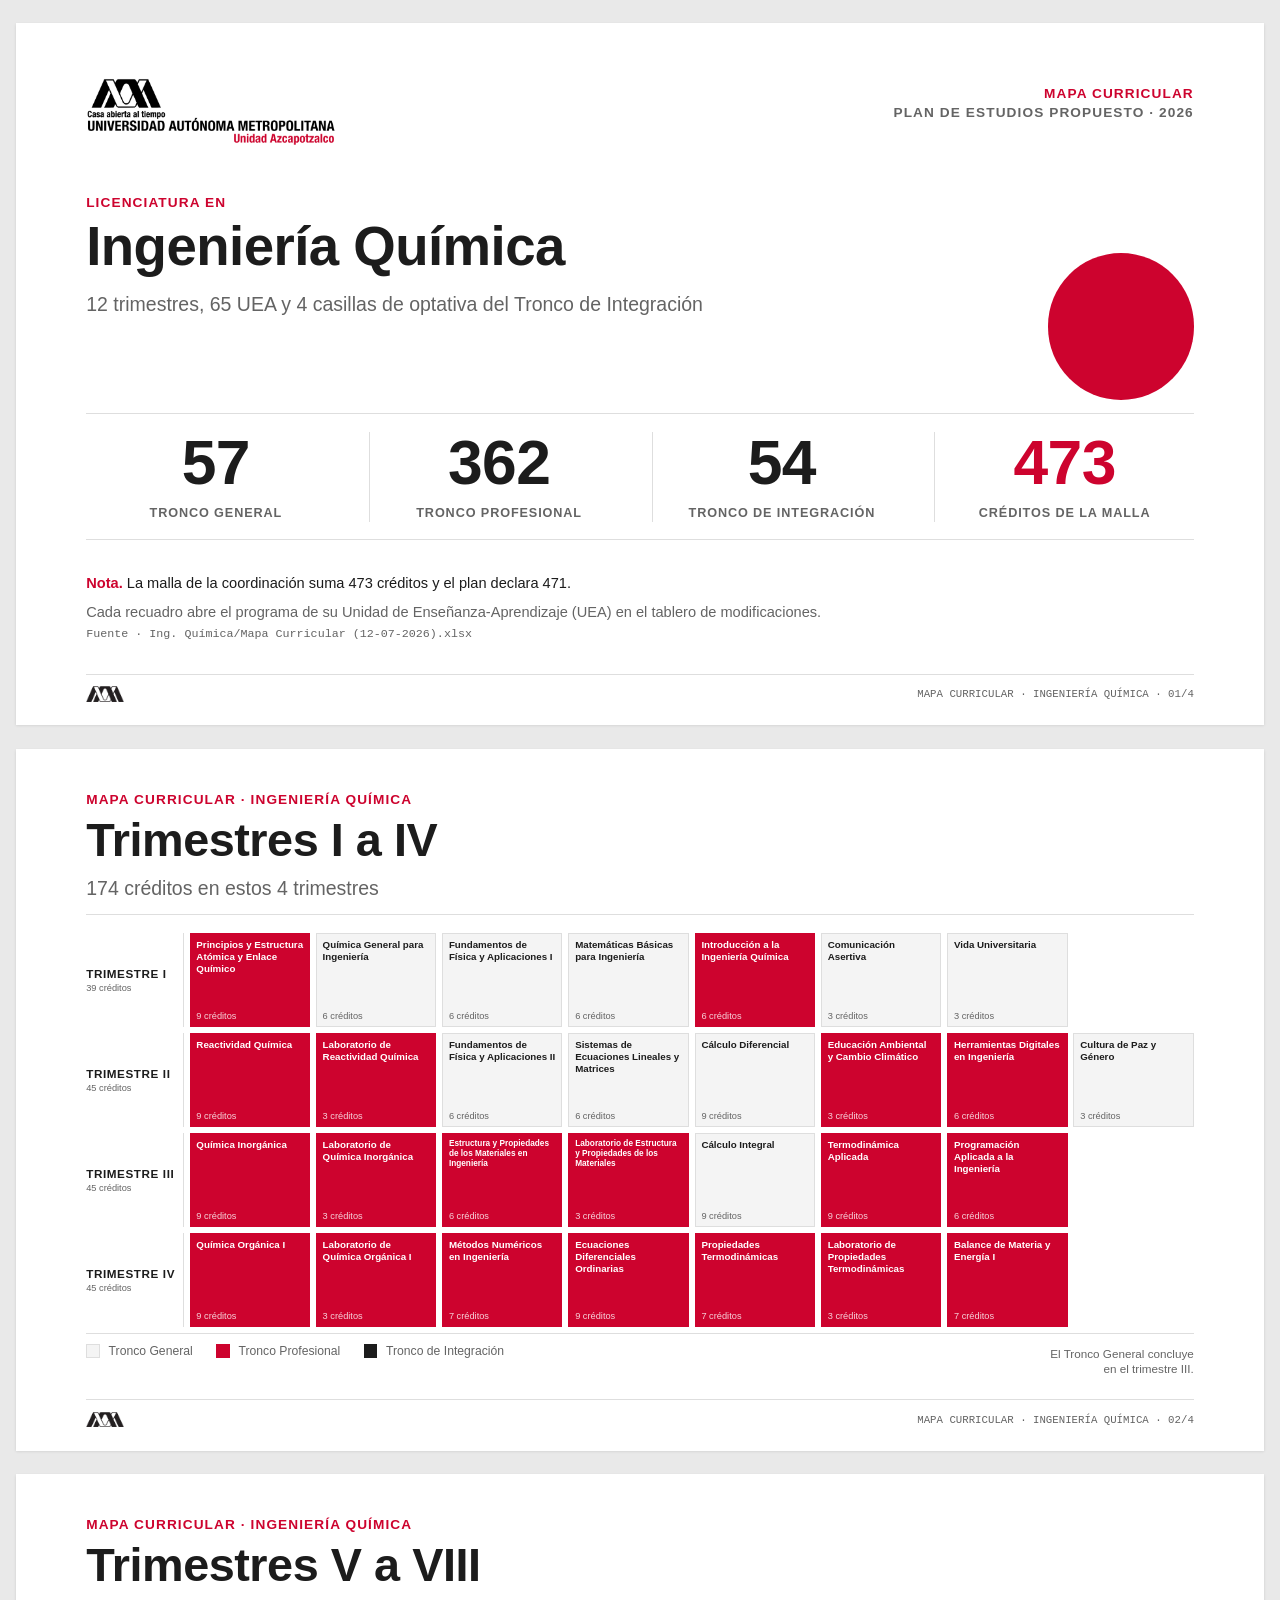
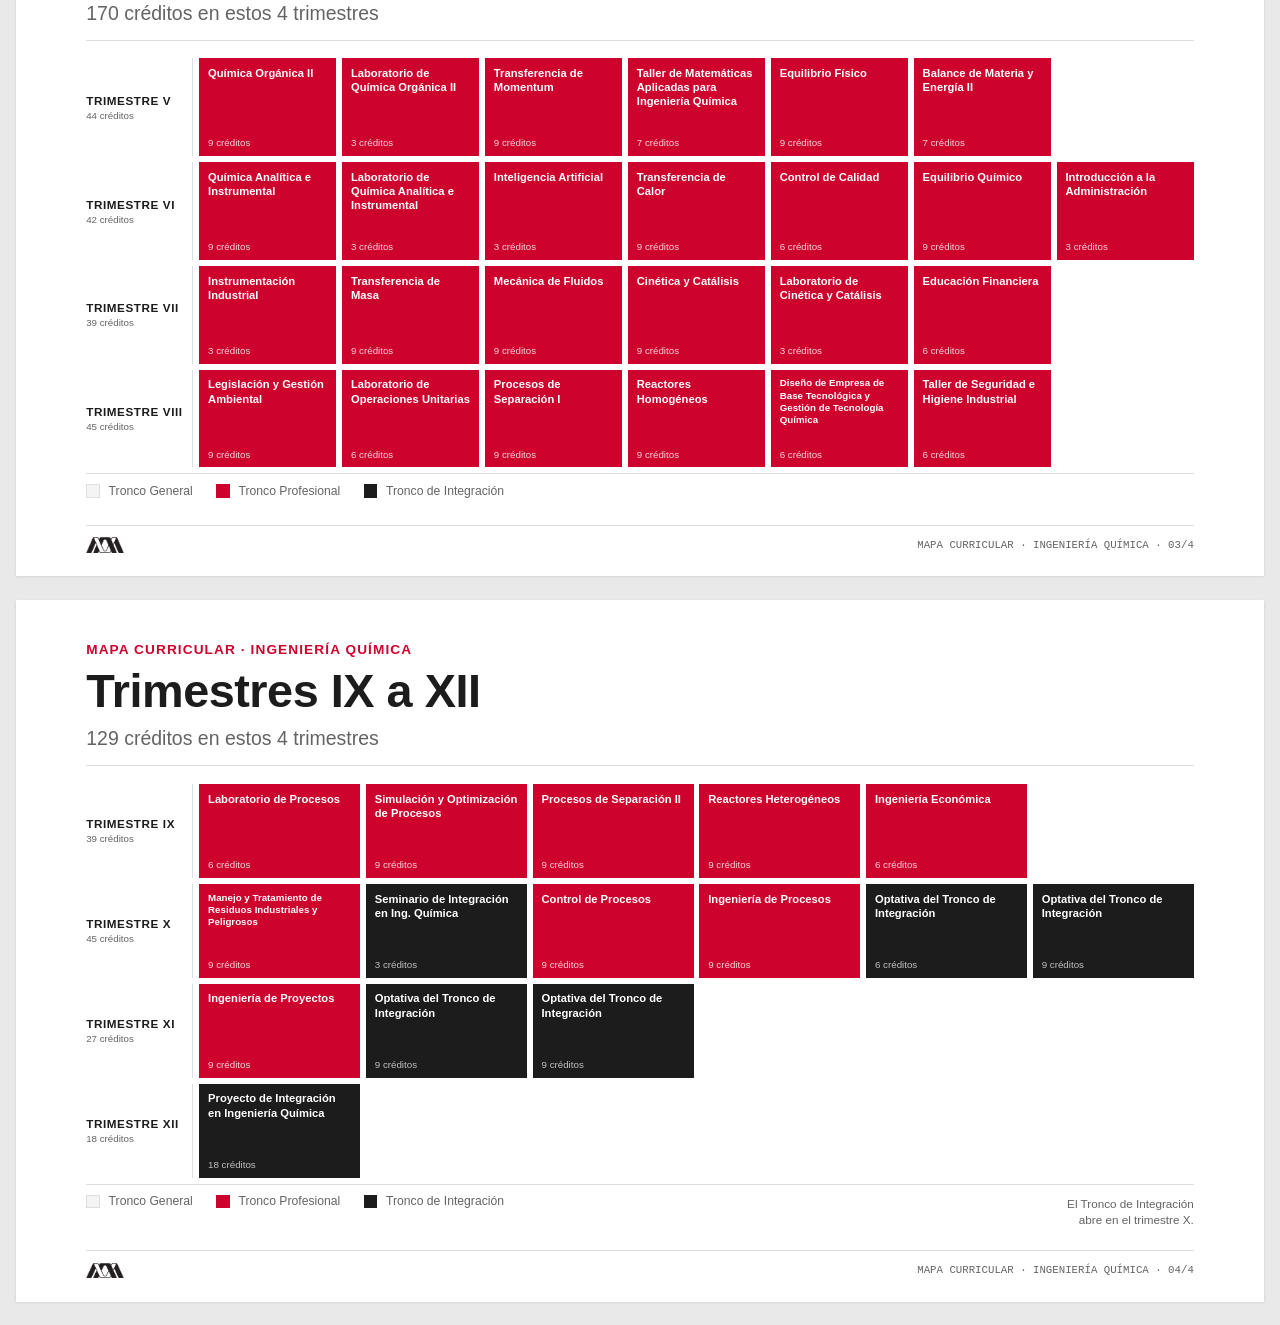
<file: mallas/qui.html>
<!doctype html>
<html lang="es">
<head>
<meta charset="utf-8">
<meta name="viewport" content="width=device-width, initial-scale=1">
<title>Mapa curricular &middot; Ingenier&iacute;a Qu&iacute;mica</title>
<link rel="stylesheet" href="recursos/style.css?v=eb22b17e">
<link rel="stylesheet" href="recursos/malla.css?v=33eee8fa">
<link rel="stylesheet" href="recursos/movil.css?v=af0bb005">
</head>
<body>
<div class="mm-pagina"><p class="mm-kicker">Malla curricular &middot; plan propuesto</p><h1>Ingenier&iacute;a Qu&iacute;mica</h1><p class="mm-ayuda">Toca una UEA para abrir su programa. Las casillas de optativa llevan a la lista de optativas.</p><p class="mm-pdf"><a href="qui.pdf" download="malla-qui.pdf">Descargar PDF</a></p><div class="mm" data-lic="qui"><div class="mm-resumen"><p class="mm-total"><span>473</span> cr&eacute;ditos en 12 trimestres</p><div class="mm-barra" aria-hidden="true"><span class="mm-seg t-general" style="flex:57"></span><span class="mm-seg t-profesional" style="flex:362"></span><span class="mm-seg t-integracion" style="flex:54"></span></div><ul class="mm-leyenda"><li><span class="mm-marca t-general"></span><span>Tronco General</span><span class="mm-num">57</span></li><li><span class="mm-marca t-profesional"></span><span>Tronco Profesional</span><span class="mm-num">362</span></li><li><span class="mm-marca t-integracion"></span><span>Tronco de Integraci&oacute;n</span><span class="mm-num">54</span></li></ul></div><nav class="mm-nav" aria-label="Trimestres"><button type="button" data-t="1" aria-label="Trimestre I">I</button><button type="button" data-t="2" aria-label="Trimestre II">II</button><button type="button" data-t="3" aria-label="Trimestre III">III</button><button type="button" data-t="4" aria-label="Trimestre IV">IV</button><button type="button" data-t="5" aria-label="Trimestre V">V</button><button type="button" data-t="6" aria-label="Trimestre VI">VI</button><button type="button" data-t="7" aria-label="Trimestre VII">VII</button><button type="button" data-t="8" aria-label="Trimestre VIII">VIII</button><button type="button" data-t="9" aria-label="Trimestre IX">IX</button><button type="button" data-t="10" aria-label="Trimestre X">X</button><button type="button" data-t="11" aria-label="Trimestre XI">XI</button><button type="button" data-t="12" aria-label="Trimestre XII">XII</button></nav><section class="mm-trim" id="mm-qui-t1" data-t="1"><h2><span class="mm-chip">I</span><span class="mm-trim-tit">Trimestre I</span><span class="mm-trim-cr">39 cr&eacute;ditos</span></h2><ol class="mm-lista"><li><a class="mm-uea" href="../index.html#/uea/qui/1114066" target="_top"><span class="mm-marca t-profesional"></span><span class="mm-txt"><span class="mm-nombre">Principios y Estructura At&oacute;mica y Enlace Qu&iacute;mico</span><span class="mm-meta">Tronco Profesional &middot; 9 cr&eacute;ditos</span></span><span class="mm-ir" aria-hidden="true">&rsaquo;</span></a></li><li><a class="mm-uea" href="../index.html#/uea/qui/1114055" target="_top"><span class="mm-marca t-general"></span><span class="mm-txt"><span class="mm-nombre">Qu&iacute;mica General para Ingenier&iacute;a</span><span class="mm-meta">Tronco General &middot; 6 cr&eacute;ditos</span></span><span class="mm-ir" aria-hidden="true">&rsaquo;</span></a></li><li><a class="mm-uea" href="../index.html#/uea/qui/1114052" target="_top"><span class="mm-marca t-general"></span><span class="mm-txt"><span class="mm-nombre">Fundamentos de F&iacute;sica y Aplicaciones&nbsp;I</span><span class="mm-meta">Tronco General &middot; 6 cr&eacute;ditos</span></span><span class="mm-ir" aria-hidden="true">&rsaquo;</span></a></li><li><a class="mm-uea" href="../index.html#/uea/qui/1114054" target="_top"><span class="mm-marca t-general"></span><span class="mm-txt"><span class="mm-nombre">Matem&aacute;ticas B&aacute;sicas para Ingenier&iacute;a</span><span class="mm-meta">Tronco General &middot; 6 cr&eacute;ditos</span></span><span class="mm-ir" aria-hidden="true">&rsaquo;</span></a></li><li><a class="mm-uea" href="../index.html#/uea/qui/1130086" target="_top"><span class="mm-marca t-profesional"></span><span class="mm-txt"><span class="mm-nombre">Introducci&oacute;n a la Ingenier&iacute;a Qu&iacute;mica</span><span class="mm-meta">Tronco Profesional &middot; 6 cr&eacute;ditos</span></span><span class="mm-ir" aria-hidden="true">&rsaquo;</span></a></li><li><a class="mm-uea" href="../index.html#/uea/qui/1100211" target="_top"><span class="mm-marca t-general"></span><span class="mm-txt"><span class="mm-nombre">Comunicaci&oacute;n Asertiva</span><span class="mm-meta">Tronco General &middot; 3 cr&eacute;ditos</span></span><span class="mm-ir" aria-hidden="true">&rsaquo;</span></a></li><li><a class="mm-uea" href="../index.html#/uea/qui/1100215" target="_top"><span class="mm-marca t-general"></span><span class="mm-txt"><span class="mm-nombre">Vida Universitaria</span><span class="mm-meta">Tronco General &middot; 3 cr&eacute;ditos</span></span><span class="mm-ir" aria-hidden="true">&rsaquo;</span></a></li></ol></section><section class="mm-trim" id="mm-qui-t2" data-t="2"><h2><span class="mm-chip">II</span><span class="mm-trim-tit">Trimestre II</span><span class="mm-trim-cr">45 cr&eacute;ditos</span></h2><ol class="mm-lista"><li><a class="mm-uea" href="../index.html#/uea/qui/1114071" target="_top"><span class="mm-marca t-profesional"></span><span class="mm-txt"><span class="mm-nombre">Reactividad Qu&iacute;mica</span><span class="mm-meta">Tronco Profesional &middot; 9 cr&eacute;ditos</span></span><span class="mm-ir" aria-hidden="true">&rsaquo;</span></a></li><li><a class="mm-uea" href="../index.html#/uea/qui/1114065" target="_top"><span class="mm-marca t-profesional"></span><span class="mm-txt"><span class="mm-nombre">Laboratorio de Reactividad Qu&iacute;mica</span><span class="mm-meta">Tronco Profesional &middot; 3 cr&eacute;ditos</span></span><span class="mm-ir" aria-hidden="true">&rsaquo;</span></a></li><li><a class="mm-uea" href="../index.html#/uea/qui/1114053" target="_top"><span class="mm-marca t-general"></span><span class="mm-txt"><span class="mm-nombre">Fundamentos de F&iacute;sica y Aplicaciones&nbsp;II</span><span class="mm-meta">Tronco General &middot; 6 cr&eacute;ditos</span></span><span class="mm-ir" aria-hidden="true">&rsaquo;</span></a></li><li><a class="mm-uea" href="../index.html#/uea/qui/1114056" target="_top"><span class="mm-marca t-general"></span><span class="mm-txt"><span class="mm-nombre">Sistemas de Ecuaciones Lineales y Matrices</span><span class="mm-meta">Tronco General &middot; 6 cr&eacute;ditos</span></span><span class="mm-ir" aria-hidden="true">&rsaquo;</span></a></li><li><a class="mm-uea" href="../index.html#/uea/qui/1114048" target="_top"><span class="mm-marca t-general"></span><span class="mm-txt"><span class="mm-nombre">C&aacute;lculo Diferencial</span><span class="mm-meta">Tronco General &middot; 9 cr&eacute;ditos</span></span><span class="mm-ir" aria-hidden="true">&rsaquo;</span></a></li><li><a class="mm-uea" href="../index.html#/uea/qui/1130074" target="_top"><span class="mm-marca t-profesional"></span><span class="mm-txt"><span class="mm-nombre">Educaci&oacute;n Ambiental y Cambio Clim&aacute;tico</span><span class="mm-meta">Tronco Profesional &middot; 3 cr&eacute;ditos</span></span><span class="mm-ir" aria-hidden="true">&rsaquo;</span></a></li><li><a class="mm-uea" href="../index.html#/uea/qui/1100202" target="_top"><span class="mm-marca t-profesional"></span><span class="mm-txt"><span class="mm-nombre">Herramientas Digitales en Ingenier&iacute;a</span><span class="mm-meta">Tronco Profesional &middot; 6 cr&eacute;ditos</span></span><span class="mm-ir" aria-hidden="true">&rsaquo;</span></a></li><li><a class="mm-uea" href="../index.html#/uea/qui/1100212" target="_top"><span class="mm-marca t-general"></span><span class="mm-txt"><span class="mm-nombre">Cultura de Paz y G&eacute;nero</span><span class="mm-meta">Tronco General &middot; 3 cr&eacute;ditos</span></span><span class="mm-ir" aria-hidden="true">&rsaquo;</span></a></li></ol></section><section class="mm-trim" id="mm-qui-t3" data-t="3"><h2><span class="mm-chip">III</span><span class="mm-trim-tit">Trimestre III</span><span class="mm-trim-cr">45 cr&eacute;ditos</span></h2><ol class="mm-lista"><li><a class="mm-uea" href="../index.html#/uea/qui/1114068" target="_top"><span class="mm-marca t-profesional"></span><span class="mm-txt"><span class="mm-nombre">Qu&iacute;mica Inorg&aacute;nica</span><span class="mm-meta">Tronco Profesional &middot; 9 cr&eacute;ditos</span></span><span class="mm-ir" aria-hidden="true">&rsaquo;</span></a></li><li><a class="mm-uea" href="../index.html#/uea/qui/1114062" target="_top"><span class="mm-marca t-profesional"></span><span class="mm-txt"><span class="mm-nombre">Laboratorio de Qu&iacute;mica Inorg&aacute;nica</span><span class="mm-meta">Tronco Profesional &middot; 3 cr&eacute;ditos</span></span><span class="mm-ir" aria-hidden="true">&rsaquo;</span></a></li><li><a class="mm-uea" href="../index.html#/uea/qui/1114058" target="_top"><span class="mm-marca t-profesional"></span><span class="mm-txt"><span class="mm-nombre">Estructura y Propiedades de los Materiales en Ingenier&iacute;a</span><span class="mm-meta">Tronco Profesional &middot; 6 cr&eacute;ditos</span></span><span class="mm-ir" aria-hidden="true">&rsaquo;</span></a></li><li><a class="mm-uea" href="../index.html#/uea/qui/1114060" target="_top"><span class="mm-marca t-profesional"></span><span class="mm-txt"><span class="mm-nombre">Laboratorio de Estructura y Propiedades de los Materiales</span><span class="mm-meta">Tronco Profesional &middot; 3 cr&eacute;ditos</span></span><span class="mm-ir" aria-hidden="true">&rsaquo;</span></a></li><li><a class="mm-uea" href="../index.html#/uea/qui/1114049" target="_top"><span class="mm-marca t-general"></span><span class="mm-txt"><span class="mm-nombre">C&aacute;lculo Integral</span><span class="mm-meta">Tronco General &middot; 9 cr&eacute;ditos</span></span><span class="mm-ir" aria-hidden="true">&rsaquo;</span></a></li><li><a class="mm-uea" href="../index.html#/uea/qui/1130837" target="_top"><span class="mm-marca t-profesional"></span><span class="mm-txt"><span class="mm-nombre">Termodin&aacute;mica Aplicada</span><span class="mm-meta">Tronco Profesional &middot; 9 cr&eacute;ditos</span></span><span class="mm-ir" aria-hidden="true">&rsaquo;</span></a></li><li><a class="mm-uea" href="../index.html#/uea/qui/1150041" target="_top"><span class="mm-marca t-profesional"></span><span class="mm-txt"><span class="mm-nombre">Programaci&oacute;n Aplicada a la Ingenier&iacute;a</span><span class="mm-meta">Tronco Profesional &middot; 6 cr&eacute;ditos</span></span><span class="mm-ir" aria-hidden="true">&rsaquo;</span></a></li></ol></section><section class="mm-trim" id="mm-qui-t4" data-t="4"><h2><span class="mm-chip">IV</span><span class="mm-trim-tit">Trimestre IV</span><span class="mm-trim-cr">45 cr&eacute;ditos</span></h2><ol class="mm-lista"><li><a class="mm-uea" href="../index.html#/uea/qui/1114069" target="_top"><span class="mm-marca t-profesional"></span><span class="mm-txt"><span class="mm-nombre">Qu&iacute;mica Org&aacute;nica&nbsp;I</span><span class="mm-meta">Tronco Profesional &middot; 9 cr&eacute;ditos</span></span><span class="mm-ir" aria-hidden="true">&rsaquo;</span></a></li><li><a class="mm-uea" href="../index.html#/uea/qui/1114063" target="_top"><span class="mm-marca t-profesional"></span><span class="mm-txt"><span class="mm-nombre">Laboratorio de Qu&iacute;mica Org&aacute;nica&nbsp;I</span><span class="mm-meta">Tronco Profesional &middot; 3 cr&eacute;ditos</span></span><span class="mm-ir" aria-hidden="true">&rsaquo;</span></a></li><li><a class="mm-uea" href="../index.html#/uea/qui/1150017" target="_top"><span class="mm-marca t-profesional"></span><span class="mm-txt"><span class="mm-nombre">M&eacute;todos Num&eacute;ricos en Ingenier&iacute;a</span><span class="mm-meta">Tronco Profesional &middot; 7 cr&eacute;ditos</span></span><span class="mm-ir" aria-hidden="true">&rsaquo;</span></a></li><li><a class="mm-uea" href="../index.html#/uea/qui/1114002" target="_top"><span class="mm-marca t-profesional"></span><span class="mm-txt"><span class="mm-nombre">Ecuaciones Diferenciales Ordinarias</span><span class="mm-meta">Tronco Profesional &middot; 9 cr&eacute;ditos</span></span><span class="mm-ir" aria-hidden="true">&rsaquo;</span></a></li><li><a class="mm-uea" href="../index.html#/uea/qui/1130092" target="_top"><span class="mm-marca t-profesional"></span><span class="mm-txt"><span class="mm-nombre">Propiedades Termodin&aacute;micas</span><span class="mm-meta">Tronco Profesional &middot; 7 cr&eacute;ditos</span></span><span class="mm-ir" aria-hidden="true">&rsaquo;</span></a></li><li><a class="mm-uea" href="../index.html#/uea/qui/1130089" target="_top"><span class="mm-marca t-profesional"></span><span class="mm-txt"><span class="mm-nombre">Laboratorio de Propiedades Termodin&aacute;micas</span><span class="mm-meta">Tronco Profesional &middot; 3 cr&eacute;ditos</span></span><span class="mm-ir" aria-hidden="true">&rsaquo;</span></a></li><li><a class="mm-uea" href="../index.html#/uea/qui/1130077" target="_top"><span class="mm-marca t-profesional"></span><span class="mm-txt"><span class="mm-nombre">Balance de Materia y Energ&iacute;a&nbsp;I</span><span class="mm-meta">Tronco Profesional &middot; 7 cr&eacute;ditos</span></span><span class="mm-ir" aria-hidden="true">&rsaquo;</span></a></li></ol></section><section class="mm-trim" id="mm-qui-t5" data-t="5"><h2><span class="mm-chip">V</span><span class="mm-trim-tit">Trimestre V</span><span class="mm-trim-cr">44 cr&eacute;ditos</span></h2><ol class="mm-lista"><li><a class="mm-uea" href="../index.html#/uea/qui/1114070" target="_top"><span class="mm-marca t-profesional"></span><span class="mm-txt"><span class="mm-nombre">Qu&iacute;mica Org&aacute;nica&nbsp;II</span><span class="mm-meta">Tronco Profesional &middot; 9 cr&eacute;ditos</span></span><span class="mm-ir" aria-hidden="true">&rsaquo;</span></a></li><li><a class="mm-uea" href="../index.html#/uea/qui/1114064" target="_top"><span class="mm-marca t-profesional"></span><span class="mm-txt"><span class="mm-nombre">Laboratorio de Qu&iacute;mica Org&aacute;nica&nbsp;II</span><span class="mm-meta">Tronco Profesional &middot; 3 cr&eacute;ditos</span></span><span class="mm-ir" aria-hidden="true">&rsaquo;</span></a></li><li><a class="mm-uea" href="../index.html#/uea/qui/1130099" target="_top"><span class="mm-marca t-profesional"></span><span class="mm-txt"><span class="mm-nombre">Transferencia de Momentum</span><span class="mm-meta">Tronco Profesional &middot; 9 cr&eacute;ditos</span></span><span class="mm-ir" aria-hidden="true">&rsaquo;</span></a></li><li><a class="mm-uea" href="../index.html#/uea/qui/1130097" target="_top"><span class="mm-marca t-profesional"></span><span class="mm-txt"><span class="mm-nombre">Taller de Matem&aacute;ticas Aplicadas para Ingenier&iacute;a Qu&iacute;mica</span><span class="mm-meta">Tronco Profesional &middot; 7 cr&eacute;ditos</span></span><span class="mm-ir" aria-hidden="true">&rsaquo;</span></a></li><li><a class="mm-uea" href="../index.html#/uea/qui/1130081" target="_top"><span class="mm-marca t-profesional"></span><span class="mm-txt"><span class="mm-nombre">Equilibrio F&iacute;sico</span><span class="mm-meta">Tronco Profesional &middot; 9 cr&eacute;ditos</span></span><span class="mm-ir" aria-hidden="true">&rsaquo;</span></a></li><li><a class="mm-uea" href="../index.html#/uea/qui/1130078" target="_top"><span class="mm-marca t-profesional"></span><span class="mm-txt"><span class="mm-nombre">Balance de Materia y Energ&iacute;a&nbsp;II</span><span class="mm-meta">Tronco Profesional &middot; 7 cr&eacute;ditos</span></span><span class="mm-ir" aria-hidden="true">&rsaquo;</span></a></li></ol></section><section class="mm-trim" id="mm-qui-t6" data-t="6"><h2><span class="mm-chip">VI</span><span class="mm-trim-tit">Trimestre VI</span><span class="mm-trim-cr">42 cr&eacute;ditos</span></h2><ol class="mm-lista"><li><a class="mm-uea" href="../index.html#/uea/qui/1114014" target="_top"><span class="mm-marca t-profesional"></span><span class="mm-txt"><span class="mm-nombre">Qu&iacute;mica Anal&iacute;tica e Instrumental</span><span class="mm-meta">Tronco Profesional &middot; 9 cr&eacute;ditos</span></span><span class="mm-ir" aria-hidden="true">&rsaquo;</span></a></li><li><a class="mm-uea" href="../index.html#/uea/qui/1114008" target="_top"><span class="mm-marca t-profesional"></span><span class="mm-txt"><span class="mm-nombre">Laboratorio de Qu&iacute;mica Anal&iacute;tica e Instrumental</span><span class="mm-meta">Tronco Profesional &middot; 3 cr&eacute;ditos</span></span><span class="mm-ir" aria-hidden="true">&rsaquo;</span></a></li><li><a class="mm-uea" href="../index.html#/uea/qui/1100213" target="_top"><span class="mm-marca t-profesional"></span><span class="mm-txt"><span class="mm-nombre">Inteligencia Artificial</span><span class="mm-meta">Tronco Profesional &middot; 3 cr&eacute;ditos</span></span><span class="mm-ir" aria-hidden="true">&rsaquo;</span></a></li><li><a class="mm-uea" href="../index.html#/uea/qui/1130072" target="_top"><span class="mm-marca t-profesional"></span><span class="mm-txt"><span class="mm-nombre">Transferencia de Calor</span><span class="mm-meta">Tronco Profesional &middot; 9 cr&eacute;ditos</span></span><span class="mm-ir" aria-hidden="true">&rsaquo;</span></a></li><li><a class="mm-uea" href="../index.html#/uea/qui/1150052" target="_top"><span class="mm-marca t-profesional"></span><span class="mm-txt"><span class="mm-nombre">Control de Calidad</span><span class="mm-meta">Tronco Profesional &middot; 6 cr&eacute;ditos</span></span><span class="mm-ir" aria-hidden="true">&rsaquo;</span></a></li><li><a class="mm-uea" href="../index.html#/uea/qui/1130082" target="_top"><span class="mm-marca t-profesional"></span><span class="mm-txt"><span class="mm-nombre">Equilibrio Qu&iacute;mico</span><span class="mm-meta">Tronco Profesional &middot; 9 cr&eacute;ditos</span></span><span class="mm-ir" aria-hidden="true">&rsaquo;</span></a></li><li><a class="mm-uea" href="../index.html#/uea/qui/1100217" target="_top"><span class="mm-marca t-profesional"></span><span class="mm-txt"><span class="mm-nombre">Introducci&oacute;n a la Administraci&oacute;n</span><span class="mm-meta">Tronco Profesional &middot; 3 cr&eacute;ditos</span></span><span class="mm-ir" aria-hidden="true">&rsaquo;</span></a></li></ol></section><section class="mm-trim" id="mm-qui-t7" data-t="7"><h2><span class="mm-chip">VII</span><span class="mm-trim-tit">Trimestre VII</span><span class="mm-trim-cr">39 cr&eacute;ditos</span></h2><ol class="mm-lista"><li><a class="mm-uea" href="../index.html#/uea/qui/1130085" target="_top"><span class="mm-marca t-profesional"></span><span class="mm-txt"><span class="mm-nombre">Instrumentaci&oacute;n Industrial</span><span class="mm-meta">Tronco Profesional &middot; 3 cr&eacute;ditos</span></span><span class="mm-ir" aria-hidden="true">&rsaquo;</span></a></li><li><a class="mm-uea" href="../index.html#/uea/qui/1130098" target="_top"><span class="mm-marca t-profesional"></span><span class="mm-txt"><span class="mm-nombre">Transferencia de Masa</span><span class="mm-meta">Tronco Profesional &middot; 9 cr&eacute;ditos</span></span><span class="mm-ir" aria-hidden="true">&rsaquo;</span></a></li><li><a class="mm-uea" href="../index.html#/uea/qui/1137007" target="_top"><span class="mm-marca t-profesional"></span><span class="mm-txt"><span class="mm-nombre">Mec&aacute;nica de Fluidos</span><span class="mm-meta">Tronco Profesional &middot; 9 cr&eacute;ditos</span></span><span class="mm-ir" aria-hidden="true">&rsaquo;</span></a></li><li><a class="mm-uea" href="../index.html#/uea/qui/1114057" target="_top"><span class="mm-marca t-profesional"></span><span class="mm-txt"><span class="mm-nombre">Cin&eacute;tica y Cat&aacute;lisis</span><span class="mm-meta">Tronco Profesional &middot; 9 cr&eacute;ditos</span></span><span class="mm-ir" aria-hidden="true">&rsaquo;</span></a></li><li><a class="mm-uea" href="../index.html#/uea/qui/1114059" target="_top"><span class="mm-marca t-profesional"></span><span class="mm-txt"><span class="mm-nombre">Laboratorio de Cin&eacute;tica y Cat&aacute;lisis</span><span class="mm-meta">Tronco Profesional &middot; 3 cr&eacute;ditos</span></span><span class="mm-ir" aria-hidden="true">&rsaquo;</span></a></li><li><a class="mm-uea" href="../index.html#/uea/qui/1150054" target="_top"><span class="mm-marca t-profesional"></span><span class="mm-txt"><span class="mm-nombre">Educaci&oacute;n Financiera</span><span class="mm-meta">Tronco Profesional &middot; 6 cr&eacute;ditos</span></span><span class="mm-ir" aria-hidden="true">&rsaquo;</span></a></li></ol></section><section class="mm-trim" id="mm-qui-t8" data-t="8"><h2><span class="mm-chip">VIII</span><span class="mm-trim-tit">Trimestre VIII</span><span class="mm-trim-cr">45 cr&eacute;ditos</span></h2><ol class="mm-lista"><li><a class="mm-uea" href="../index.html#/uea/qui/1130014" target="_top"><span class="mm-marca t-profesional"></span><span class="mm-txt"><span class="mm-nombre">Legislaci&oacute;n y Gesti&oacute;n Ambiental</span><span class="mm-meta">Tronco Profesional &middot; 9 cr&eacute;ditos</span></span><span class="mm-ir" aria-hidden="true">&rsaquo;</span></a></li><li><a class="mm-uea" href="../index.html#/uea/qui/1130087" target="_top"><span class="mm-marca t-profesional"></span><span class="mm-txt"><span class="mm-nombre">Laboratorio de Operaciones Unitarias</span><span class="mm-meta">Tronco Profesional &middot; 6 cr&eacute;ditos</span></span><span class="mm-ir" aria-hidden="true">&rsaquo;</span></a></li><li><a class="mm-uea" href="../index.html#/uea/qui/1130090" target="_top"><span class="mm-marca t-profesional"></span><span class="mm-txt"><span class="mm-nombre">Procesos de Separaci&oacute;n&nbsp;I</span><span class="mm-meta">Tronco Profesional &middot; 9 cr&eacute;ditos</span></span><span class="mm-ir" aria-hidden="true">&rsaquo;</span></a></li><li><a class="mm-uea" href="../index.html#/uea/qui/1130094" target="_top"><span class="mm-marca t-profesional"></span><span class="mm-txt"><span class="mm-nombre">Reactores Homog&eacute;neos</span><span class="mm-meta">Tronco Profesional &middot; 9 cr&eacute;ditos</span></span><span class="mm-ir" aria-hidden="true">&rsaquo;</span></a></li><li><a class="mm-uea" href="../index.html#/uea/qui/1150053" target="_top"><span class="mm-marca t-profesional"></span><span class="mm-txt"><span class="mm-nombre">Dise&ntilde;o de Empresa de Base Tecnol&oacute;gica y Gesti&oacute;n de Tecnolog&iacute;a Qu&iacute;mica</span><span class="mm-meta">Tronco Profesional &middot; 6 cr&eacute;ditos</span></span><span class="mm-ir" aria-hidden="true">&rsaquo;</span></a></li><li><a class="mm-uea" href="../index.html#/uea/qui/1150057" target="_top"><span class="mm-marca t-profesional"></span><span class="mm-txt"><span class="mm-nombre">Taller de Seguridad e Higiene Industrial</span><span class="mm-meta">Tronco Profesional &middot; 6 cr&eacute;ditos</span></span><span class="mm-ir" aria-hidden="true">&rsaquo;</span></a></li></ol></section><section class="mm-trim" id="mm-qui-t9" data-t="9"><h2><span class="mm-chip">IX</span><span class="mm-trim-tit">Trimestre IX</span><span class="mm-trim-cr">39 cr&eacute;ditos</span></h2><ol class="mm-lista"><li><a class="mm-uea" href="../index.html#/uea/qui/1130088" target="_top"><span class="mm-marca t-profesional"></span><span class="mm-txt"><span class="mm-nombre">Laboratorio de Procesos</span><span class="mm-meta">Tronco Profesional &middot; 6 cr&eacute;ditos</span></span><span class="mm-ir" aria-hidden="true">&rsaquo;</span></a></li><li><a class="mm-uea" href="../index.html#/uea/qui/1130096" target="_top"><span class="mm-marca t-profesional"></span><span class="mm-txt"><span class="mm-nombre">Simulaci&oacute;n y Optimizaci&oacute;n de Procesos</span><span class="mm-meta">Tronco Profesional &middot; 9 cr&eacute;ditos</span></span><span class="mm-ir" aria-hidden="true">&rsaquo;</span></a></li><li><a class="mm-uea" href="../index.html#/uea/qui/1130091" target="_top"><span class="mm-marca t-profesional"></span><span class="mm-txt"><span class="mm-nombre">Procesos de Separaci&oacute;n&nbsp;II</span><span class="mm-meta">Tronco Profesional &middot; 9 cr&eacute;ditos</span></span><span class="mm-ir" aria-hidden="true">&rsaquo;</span></a></li><li><a class="mm-uea" href="../index.html#/uea/qui/1130093" target="_top"><span class="mm-marca t-profesional"></span><span class="mm-txt"><span class="mm-nombre">Reactores Heterog&eacute;neos</span><span class="mm-meta">Tronco Profesional &middot; 9 cr&eacute;ditos</span></span><span class="mm-ir" aria-hidden="true">&rsaquo;</span></a></li><li><a class="mm-uea" href="../index.html#/uea/qui/1150034" target="_top"><span class="mm-marca t-profesional"></span><span class="mm-txt"><span class="mm-nombre">Ingenier&iacute;a Econ&oacute;mica</span><span class="mm-meta">Tronco Profesional &middot; 6 cr&eacute;ditos</span></span><span class="mm-ir" aria-hidden="true">&rsaquo;</span></a></li></ol></section><section class="mm-trim" id="mm-qui-t10" data-t="10"><h2><span class="mm-chip">X</span><span class="mm-trim-tit">Trimestre X</span><span class="mm-trim-cr">45 cr&eacute;ditos</span></h2><ol class="mm-lista"><li><a class="mm-uea" href="../index.html#/uea/qui/1130015" target="_top"><span class="mm-marca t-profesional"></span><span class="mm-txt"><span class="mm-nombre">Manejo y Tratamiento de Residuos Industriales y Peligrosos</span><span class="mm-meta">Tronco Profesional &middot; 9 cr&eacute;ditos</span></span><span class="mm-ir" aria-hidden="true">&rsaquo;</span></a></li><li><a class="mm-uea" href="../index.html#/uea/qui/1100043" target="_top"><span class="mm-marca t-integracion"></span><span class="mm-txt"><span class="mm-nombre">Seminario de Integraci&oacute;n en Ing. Qu&iacute;mica</span><span class="mm-meta">Tronco de Integraci&oacute;n &middot; 3 cr&eacute;ditos</span></span><span class="mm-ir" aria-hidden="true">&rsaquo;</span></a></li><li><a class="mm-uea" href="../index.html#/uea/qui/1130080" target="_top"><span class="mm-marca t-profesional"></span><span class="mm-txt"><span class="mm-nombre">Control de Procesos</span><span class="mm-meta">Tronco Profesional &middot; 9 cr&eacute;ditos</span></span><span class="mm-ir" aria-hidden="true">&rsaquo;</span></a></li><li><a class="mm-uea" href="../index.html#/uea/qui/1130083" target="_top"><span class="mm-marca t-profesional"></span><span class="mm-txt"><span class="mm-nombre">Ingenier&iacute;a de Procesos</span><span class="mm-meta">Tronco Profesional &middot; 9 cr&eacute;ditos</span></span><span class="mm-ir" aria-hidden="true">&rsaquo;</span></a></li><li><a class="mm-uea" href="../index.html#/lic/qui/optativas" target="_top"><span class="mm-marca t-integracion"></span><span class="mm-txt"><span class="mm-nombre">Optativa del Tronco de Integraci&oacute;n</span><span class="mm-meta">Tronco de Integraci&oacute;n &middot; 6 cr&eacute;ditos</span></span><span class="mm-ir" aria-hidden="true">&rsaquo;</span></a></li><li><a class="mm-uea" href="../index.html#/lic/qui/optativas" target="_top"><span class="mm-marca t-integracion"></span><span class="mm-txt"><span class="mm-nombre">Optativa del Tronco de Integraci&oacute;n</span><span class="mm-meta">Tronco de Integraci&oacute;n &middot; 9 cr&eacute;ditos</span></span><span class="mm-ir" aria-hidden="true">&rsaquo;</span></a></li></ol></section><section class="mm-trim" id="mm-qui-t11" data-t="11"><h2><span class="mm-chip">XI</span><span class="mm-trim-tit">Trimestre XI</span><span class="mm-trim-cr">27 cr&eacute;ditos</span></h2><ol class="mm-lista"><li><a class="mm-uea" href="../index.html#/uea/qui/1130084" target="_top"><span class="mm-marca t-profesional"></span><span class="mm-txt"><span class="mm-nombre">Ingenier&iacute;a de Proyectos</span><span class="mm-meta">Tronco Profesional &middot; 9 cr&eacute;ditos</span></span><span class="mm-ir" aria-hidden="true">&rsaquo;</span></a></li><li><a class="mm-uea" href="../index.html#/lic/qui/optativas" target="_top"><span class="mm-marca t-integracion"></span><span class="mm-txt"><span class="mm-nombre">Optativa del Tronco de Integraci&oacute;n</span><span class="mm-meta">Tronco de Integraci&oacute;n &middot; 9 cr&eacute;ditos</span></span><span class="mm-ir" aria-hidden="true">&rsaquo;</span></a></li><li><a class="mm-uea" href="../index.html#/lic/qui/optativas" target="_top"><span class="mm-marca t-integracion"></span><span class="mm-txt"><span class="mm-nombre">Optativa del Tronco de Integraci&oacute;n</span><span class="mm-meta">Tronco de Integraci&oacute;n &middot; 9 cr&eacute;ditos</span></span><span class="mm-ir" aria-hidden="true">&rsaquo;</span></a></li></ol></section><section class="mm-trim" id="mm-qui-t12" data-t="12"><h2><span class="mm-chip">XII</span><span class="mm-trim-tit">Trimestre XII</span><span class="mm-trim-cr">18 cr&eacute;ditos</span></h2><ol class="mm-lista"><li><a class="mm-uea" href="../index.html#/uea/qui/1100044" target="_top"><span class="mm-marca t-integracion"></span><span class="mm-txt"><span class="mm-nombre">Proyecto de Integraci&oacute;n en Ingenier&iacute;a Qu&iacute;mica</span><span class="mm-meta">Tronco de Integraci&oacute;n &middot; 18 cr&eacute;ditos</span></span><span class="mm-ir" aria-hidden="true">&rsaquo;</span></a></li></ol></section><p class="mm-nota"><strong>Nota.</strong> La malla de la coordinaci&oacute;n suma 473 cr&eacute;ditos y el plan declara 471.</p><p class="mm-fuente">Fuente &middot; Ing. Qu&iacute;mica/Mapa Curricular (12-07-2026).xlsx</p></div></div>
<section class="slide" id="s1">

<div style="position:absolute; left:72px; top:56px;">
  <img src="recursos/logo_cover_web.png" style="width:256px;" alt="UAM"></div>
<div style="position:absolute; right:72px; top:64px; text-align:right;">
  <p class="kicker" style="margin:0;">MAPA CURRICULAR</p>
  <p class="kicker muted" style="margin:4px 0 0 0; letter-spacing:0.08em;">
    PLAN DE ESTUDIOS PROPUESTO &middot; 2026</p>
</div>
<div style="position:absolute; left:72px; right:260px; top:176px;">
  <p class="kicker">LICENCIATURA EN</p>
  <h1 class="title" style="font-size:56px; line-height:60px;">Ingenier&iacute;a Qu&iacute;mica</h1>
  <p class="subtitle" style="margin-top:16px;">12 trimestres, 65 UEA y 4 casillas de optativa del Tronco de Integraci&oacute;n</p>
</div>
<div style="position:absolute; right:72px; top:236px;">
  <div style="width:150px; height:150px; border-radius:50%; background:var(--uamred);"></div></div>
<div style="position:absolute; left:72px; right:72px; top:400px;">
  <div class="datorow" style="display:grid; grid-template-columns:repeat(4, 1fr); gap:24px;">
    <div class="dato"><div class="num">57</div><div class="label">Tronco General</div></div>
    <div class="dato"><div class="num">362</div><div class="label">Tronco Profesional</div></div>
    <div class="dato"><div class="num">54</div><div class="label">Tronco de Integraci&oacute;n</div></div>
    <div class="dato"><div class="num accent">473</div><div class="label">Cr&eacute;ditos de la malla</div></div>
  </div>
</div>
<div style="position:absolute; left:72px; right:72px; bottom:84px;">
  <p style="font-size:15px; line-height:21px; color:var(--uamblue); margin:0 0 8px 0;"><span style="color:var(--uamred); font-weight:700;">Nota.</span> La malla de la coordinaci&oacute;n suma 473 cr&eacute;ditos y el plan declara 471.</p>
  <p style="font-size:15px; line-height:21px; color:var(--uamgray); margin:0;">
    Cada recuadro abre el programa de su Unidad de Ense&ntilde;anza-Aprendizaje (UEA)
    en el tablero de modificaciones.</p>
  <p class="mono" style="font-size:12px; line-height:18px; color:var(--uamgray); margin:4px 0 0 0;">
    Fuente &middot; Ing. Qu&iacute;mica/Mapa Curricular (12-07-2026).xlsx</p>
</div>
<div class="footer-rule"></div>
<div class="footer">
  <img src="recursos/logo_footer_web.png" alt="UAM">
  <span class="folio">MAPA CURRICULAR &middot; INGENIER&Iacute;A QU&Iacute;MICA &middot; 01/4</span>
</div>
</section>
<section class="slide" id="s2">
<div class="slide-body"><div class="hd">
  <p class="kicker">MAPA CURRICULAR &middot; INGENIER&Iacute;A QU&Iacute;MICA</p>
  <h1 class="title">Trimestres I a IV</h1>
  <p class="subtitle">174 cr&eacute;ditos en estos 4 trimestres</p>
  <div class="hd-rule"></div>
</div><div class="content"><div style="height:100%; display:flex; flex-direction:column; gap:6px;"><div style="display:grid; grid-template-columns:100px repeat(8, 1fr); gap:6px; flex:1; min-height:0;"><div style="display:flex; flex-direction:column; justify-content:center; border-right:1px solid var(--hairline); padding-right:10px;"><span style="font-size:12px; font-weight:700; letter-spacing:.05em; white-space:nowrap; color:var(--uamblue);">TRIMESTRE I</span><span style="font-size:9.5px; color:var(--uamgray); margin-top:3px;">39 cr&eacute;ditos</span></div><a class="celda t-profesional" href="../index.html#/uea/qui/1114066" target="_top" title="Abrir el programa de Principios y Estructura At&oacute;mica y Enlace Qu&iacute;mico" style="background:var(--uamred); color:#FFFFFF;  padding:6px 7px; display:flex; flex-direction:column; justify-content:space-between; min-height:0; overflow:hidden; text-decoration:none;"><span style="font-size:10px; line-height:12.5px; font-weight:700;">Principios y Estructura At&oacute;mica y Enlace Qu&iacute;mico</span><span style="font-size:9.5px; color:rgba(255,255,255,.82); margin-top:5px;">9 cr&eacute;ditos</span></a><a class="celda t-general" href="../index.html#/uea/qui/1114055" target="_top" title="Abrir el programa de Qu&iacute;mica General para Ingenier&iacute;a" style="background:var(--uamlightgray); color:var(--uamblue); box-shadow: inset 0 0 0 1px var(--hairline); padding:6px 7px; display:flex; flex-direction:column; justify-content:space-between; min-height:0; overflow:hidden; text-decoration:none;"><span style="font-size:10px; line-height:12.5px; font-weight:700;">Qu&iacute;mica General para Ingenier&iacute;a</span><span style="font-size:9.5px; color:var(--uamgray); margin-top:5px;">6 cr&eacute;ditos</span></a><a class="celda t-general" href="../index.html#/uea/qui/1114052" target="_top" title="Abrir el programa de Fundamentos de F&iacute;sica y Aplicaciones I" style="background:var(--uamlightgray); color:var(--uamblue); box-shadow: inset 0 0 0 1px var(--hairline); padding:6px 7px; display:flex; flex-direction:column; justify-content:space-between; min-height:0; overflow:hidden; text-decoration:none;"><span style="font-size:10px; line-height:12.5px; font-weight:700;">Fundamentos de F&iacute;sica y Aplicaciones&nbsp;I</span><span style="font-size:9.5px; color:var(--uamgray); margin-top:5px;">6 cr&eacute;ditos</span></a><a class="celda t-general" href="../index.html#/uea/qui/1114054" target="_top" title="Abrir el programa de Matem&aacute;ticas B&aacute;sicas para Ingenier&iacute;a" style="background:var(--uamlightgray); color:var(--uamblue); box-shadow: inset 0 0 0 1px var(--hairline); padding:6px 7px; display:flex; flex-direction:column; justify-content:space-between; min-height:0; overflow:hidden; text-decoration:none;"><span style="font-size:10px; line-height:12.5px; font-weight:700;">Matem&aacute;ticas B&aacute;sicas para Ingenier&iacute;a</span><span style="font-size:9.5px; color:var(--uamgray); margin-top:5px;">6 cr&eacute;ditos</span></a><a class="celda t-profesional" href="../index.html#/uea/qui/1130086" target="_top" title="Abrir el programa de Introducci&oacute;n a la Ingenier&iacute;a Qu&iacute;mica" style="background:var(--uamred); color:#FFFFFF;  padding:6px 7px; display:flex; flex-direction:column; justify-content:space-between; min-height:0; overflow:hidden; text-decoration:none;"><span style="font-size:10px; line-height:12.5px; font-weight:700;">Introducci&oacute;n a la Ingenier&iacute;a Qu&iacute;mica</span><span style="font-size:9.5px; color:rgba(255,255,255,.82); margin-top:5px;">6 cr&eacute;ditos</span></a><a class="celda t-general" href="../index.html#/uea/qui/1100211" target="_top" title="Abrir el programa de Comunicaci&oacute;n Asertiva" style="background:var(--uamlightgray); color:var(--uamblue); box-shadow: inset 0 0 0 1px var(--hairline); padding:6px 7px; display:flex; flex-direction:column; justify-content:space-between; min-height:0; overflow:hidden; text-decoration:none;"><span style="font-size:10px; line-height:12.5px; font-weight:700;">Comunicaci&oacute;n Asertiva</span><span style="font-size:9.5px; color:var(--uamgray); margin-top:5px;">3 cr&eacute;ditos</span></a><a class="celda t-general" href="../index.html#/uea/qui/1100215" target="_top" title="Abrir el programa de Vida Universitaria" style="background:var(--uamlightgray); color:var(--uamblue); box-shadow: inset 0 0 0 1px var(--hairline); padding:6px 7px; display:flex; flex-direction:column; justify-content:space-between; min-height:0; overflow:hidden; text-decoration:none;"><span style="font-size:10px; line-height:12.5px; font-weight:700;">Vida Universitaria</span><span style="font-size:9.5px; color:var(--uamgray); margin-top:5px;">3 cr&eacute;ditos</span></a><div></div></div><div style="display:grid; grid-template-columns:100px repeat(8, 1fr); gap:6px; flex:1; min-height:0;"><div style="display:flex; flex-direction:column; justify-content:center; border-right:1px solid var(--hairline); padding-right:10px;"><span style="font-size:12px; font-weight:700; letter-spacing:.05em; white-space:nowrap; color:var(--uamblue);">TRIMESTRE II</span><span style="font-size:9.5px; color:var(--uamgray); margin-top:3px;">45 cr&eacute;ditos</span></div><a class="celda t-profesional" href="../index.html#/uea/qui/1114071" target="_top" title="Abrir el programa de Reactividad Qu&iacute;mica" style="background:var(--uamred); color:#FFFFFF;  padding:6px 7px; display:flex; flex-direction:column; justify-content:space-between; min-height:0; overflow:hidden; text-decoration:none;"><span style="font-size:10px; line-height:12.5px; font-weight:700;">Reactividad Qu&iacute;mica</span><span style="font-size:9.5px; color:rgba(255,255,255,.82); margin-top:5px;">9 cr&eacute;ditos</span></a><a class="celda t-profesional" href="../index.html#/uea/qui/1114065" target="_top" title="Abrir el programa de Laboratorio de Reactividad Qu&iacute;mica" style="background:var(--uamred); color:#FFFFFF;  padding:6px 7px; display:flex; flex-direction:column; justify-content:space-between; min-height:0; overflow:hidden; text-decoration:none;"><span style="font-size:10px; line-height:12.5px; font-weight:700;">Laboratorio de Reactividad Qu&iacute;mica</span><span style="font-size:9.5px; color:rgba(255,255,255,.82); margin-top:5px;">3 cr&eacute;ditos</span></a><a class="celda t-general" href="../index.html#/uea/qui/1114053" target="_top" title="Abrir el programa de Fundamentos de F&iacute;sica y Aplicaciones II" style="background:var(--uamlightgray); color:var(--uamblue); box-shadow: inset 0 0 0 1px var(--hairline); padding:6px 7px; display:flex; flex-direction:column; justify-content:space-between; min-height:0; overflow:hidden; text-decoration:none;"><span style="font-size:10px; line-height:12.5px; font-weight:700;">Fundamentos de F&iacute;sica y Aplicaciones&nbsp;II</span><span style="font-size:9.5px; color:var(--uamgray); margin-top:5px;">6 cr&eacute;ditos</span></a><a class="celda t-general" href="../index.html#/uea/qui/1114056" target="_top" title="Abrir el programa de Sistemas de Ecuaciones Lineales y Matrices" style="background:var(--uamlightgray); color:var(--uamblue); box-shadow: inset 0 0 0 1px var(--hairline); padding:6px 7px; display:flex; flex-direction:column; justify-content:space-between; min-height:0; overflow:hidden; text-decoration:none;"><span style="font-size:10px; line-height:12.5px; font-weight:700;">Sistemas de Ecuaciones Lineales y Matrices</span><span style="font-size:9.5px; color:var(--uamgray); margin-top:5px;">6 cr&eacute;ditos</span></a><a class="celda t-general" href="../index.html#/uea/qui/1114048" target="_top" title="Abrir el programa de C&aacute;lculo Diferencial" style="background:var(--uamlightgray); color:var(--uamblue); box-shadow: inset 0 0 0 1px var(--hairline); padding:6px 7px; display:flex; flex-direction:column; justify-content:space-between; min-height:0; overflow:hidden; text-decoration:none;"><span style="font-size:10px; line-height:12.5px; font-weight:700;">C&aacute;lculo Diferencial</span><span style="font-size:9.5px; color:var(--uamgray); margin-top:5px;">9 cr&eacute;ditos</span></a><a class="celda t-profesional" href="../index.html#/uea/qui/1130074" target="_top" title="Abrir el programa de Educaci&oacute;n Ambiental y Cambio Clim&aacute;tico" style="background:var(--uamred); color:#FFFFFF;  padding:6px 7px; display:flex; flex-direction:column; justify-content:space-between; min-height:0; overflow:hidden; text-decoration:none;"><span style="font-size:10px; line-height:12.5px; font-weight:700;">Educaci&oacute;n Ambiental y Cambio Clim&aacute;tico</span><span style="font-size:9.5px; color:rgba(255,255,255,.82); margin-top:5px;">3 cr&eacute;ditos</span></a><a class="celda t-profesional" href="../index.html#/uea/qui/1100202" target="_top" title="Abrir el programa de Herramientas Digitales en Ingenier&iacute;a" style="background:var(--uamred); color:#FFFFFF;  padding:6px 7px; display:flex; flex-direction:column; justify-content:space-between; min-height:0; overflow:hidden; text-decoration:none;"><span style="font-size:10px; line-height:12.5px; font-weight:700;">Herramientas Digitales en Ingenier&iacute;a</span><span style="font-size:9.5px; color:rgba(255,255,255,.82); margin-top:5px;">6 cr&eacute;ditos</span></a><a class="celda t-general" href="../index.html#/uea/qui/1100212" target="_top" title="Abrir el programa de Cultura de Paz y G&eacute;nero" style="background:var(--uamlightgray); color:var(--uamblue); box-shadow: inset 0 0 0 1px var(--hairline); padding:6px 7px; display:flex; flex-direction:column; justify-content:space-between; min-height:0; overflow:hidden; text-decoration:none;"><span style="font-size:10px; line-height:12.5px; font-weight:700;">Cultura de Paz y G&eacute;nero</span><span style="font-size:9.5px; color:var(--uamgray); margin-top:5px;">3 cr&eacute;ditos</span></a></div><div style="display:grid; grid-template-columns:100px repeat(8, 1fr); gap:6px; flex:1; min-height:0;"><div style="display:flex; flex-direction:column; justify-content:center; border-right:1px solid var(--hairline); padding-right:10px;"><span style="font-size:12px; font-weight:700; letter-spacing:.05em; white-space:nowrap; color:var(--uamblue);">TRIMESTRE III</span><span style="font-size:9.5px; color:var(--uamgray); margin-top:3px;">45 cr&eacute;ditos</span></div><a class="celda t-profesional" href="../index.html#/uea/qui/1114068" target="_top" title="Abrir el programa de Qu&iacute;mica Inorg&aacute;nica" style="background:var(--uamred); color:#FFFFFF;  padding:6px 7px; display:flex; flex-direction:column; justify-content:space-between; min-height:0; overflow:hidden; text-decoration:none;"><span style="font-size:10px; line-height:12.5px; font-weight:700;">Qu&iacute;mica Inorg&aacute;nica</span><span style="font-size:9.5px; color:rgba(255,255,255,.82); margin-top:5px;">9 cr&eacute;ditos</span></a><a class="celda t-profesional" href="../index.html#/uea/qui/1114062" target="_top" title="Abrir el programa de Laboratorio de Qu&iacute;mica Inorg&aacute;nica" style="background:var(--uamred); color:#FFFFFF;  padding:6px 7px; display:flex; flex-direction:column; justify-content:space-between; min-height:0; overflow:hidden; text-decoration:none;"><span style="font-size:10px; line-height:12.5px; font-weight:700;">Laboratorio de Qu&iacute;mica Inorg&aacute;nica</span><span style="font-size:9.5px; color:rgba(255,255,255,.82); margin-top:5px;">3 cr&eacute;ditos</span></a><a class="celda t-profesional" href="../index.html#/uea/qui/1114058" target="_top" title="Abrir el programa de Estructura y Propiedades de los Materiales en Ingenier&iacute;a" style="background:var(--uamred); color:#FFFFFF;  padding:6px 7px; display:flex; flex-direction:column; justify-content:space-between; min-height:0; overflow:hidden; text-decoration:none;"><span style="font-size:8.5px; line-height:10.5px; font-weight:700;">Estructura y Propiedades de los Materiales en Ingenier&iacute;a</span><span style="font-size:9.5px; color:rgba(255,255,255,.82); margin-top:5px;">6 cr&eacute;ditos</span></a><a class="celda t-profesional" href="../index.html#/uea/qui/1114060" target="_top" title="Abrir el programa de Laboratorio de Estructura y Propiedades de los Materiales" style="background:var(--uamred); color:#FFFFFF;  padding:6px 7px; display:flex; flex-direction:column; justify-content:space-between; min-height:0; overflow:hidden; text-decoration:none;"><span style="font-size:8.5px; line-height:10.5px; font-weight:700;">Laboratorio de Estructura y Propiedades de los Materiales</span><span style="font-size:9.5px; color:rgba(255,255,255,.82); margin-top:5px;">3 cr&eacute;ditos</span></a><a class="celda t-general" href="../index.html#/uea/qui/1114049" target="_top" title="Abrir el programa de C&aacute;lculo Integral" style="background:var(--uamlightgray); color:var(--uamblue); box-shadow: inset 0 0 0 1px var(--hairline); padding:6px 7px; display:flex; flex-direction:column; justify-content:space-between; min-height:0; overflow:hidden; text-decoration:none;"><span style="font-size:10px; line-height:12.5px; font-weight:700;">C&aacute;lculo Integral</span><span style="font-size:9.5px; color:var(--uamgray); margin-top:5px;">9 cr&eacute;ditos</span></a><a class="celda t-profesional" href="../index.html#/uea/qui/1130837" target="_top" title="Abrir el programa de Termodin&aacute;mica Aplicada" style="background:var(--uamred); color:#FFFFFF;  padding:6px 7px; display:flex; flex-direction:column; justify-content:space-between; min-height:0; overflow:hidden; text-decoration:none;"><span style="font-size:10px; line-height:12.5px; font-weight:700;">Termodin&aacute;mica Aplicada</span><span style="font-size:9.5px; color:rgba(255,255,255,.82); margin-top:5px;">9 cr&eacute;ditos</span></a><a class="celda t-profesional" href="../index.html#/uea/qui/1150041" target="_top" title="Abrir el programa de Programaci&oacute;n Aplicada a la Ingenier&iacute;a" style="background:var(--uamred); color:#FFFFFF;  padding:6px 7px; display:flex; flex-direction:column; justify-content:space-between; min-height:0; overflow:hidden; text-decoration:none;"><span style="font-size:10px; line-height:12.5px; font-weight:700;">Programaci&oacute;n Aplicada a la Ingenier&iacute;a</span><span style="font-size:9.5px; color:rgba(255,255,255,.82); margin-top:5px;">6 cr&eacute;ditos</span></a><div></div></div><div style="display:grid; grid-template-columns:100px repeat(8, 1fr); gap:6px; flex:1; min-height:0;"><div style="display:flex; flex-direction:column; justify-content:center; border-right:1px solid var(--hairline); padding-right:10px;"><span style="font-size:12px; font-weight:700; letter-spacing:.05em; white-space:nowrap; color:var(--uamblue);">TRIMESTRE IV</span><span style="font-size:9.5px; color:var(--uamgray); margin-top:3px;">45 cr&eacute;ditos</span></div><a class="celda t-profesional" href="../index.html#/uea/qui/1114069" target="_top" title="Abrir el programa de Qu&iacute;mica Org&aacute;nica I" style="background:var(--uamred); color:#FFFFFF;  padding:6px 7px; display:flex; flex-direction:column; justify-content:space-between; min-height:0; overflow:hidden; text-decoration:none;"><span style="font-size:10px; line-height:12.5px; font-weight:700;">Qu&iacute;mica Org&aacute;nica&nbsp;I</span><span style="font-size:9.5px; color:rgba(255,255,255,.82); margin-top:5px;">9 cr&eacute;ditos</span></a><a class="celda t-profesional" href="../index.html#/uea/qui/1114063" target="_top" title="Abrir el programa de Laboratorio de Qu&iacute;mica Org&aacute;nica I" style="background:var(--uamred); color:#FFFFFF;  padding:6px 7px; display:flex; flex-direction:column; justify-content:space-between; min-height:0; overflow:hidden; text-decoration:none;"><span style="font-size:10px; line-height:12.5px; font-weight:700;">Laboratorio de Qu&iacute;mica Org&aacute;nica&nbsp;I</span><span style="font-size:9.5px; color:rgba(255,255,255,.82); margin-top:5px;">3 cr&eacute;ditos</span></a><a class="celda t-profesional" href="../index.html#/uea/qui/1150017" target="_top" title="Abrir el programa de M&eacute;todos Num&eacute;ricos en Ingenier&iacute;a" style="background:var(--uamred); color:#FFFFFF;  padding:6px 7px; display:flex; flex-direction:column; justify-content:space-between; min-height:0; overflow:hidden; text-decoration:none;"><span style="font-size:10px; line-height:12.5px; font-weight:700;">M&eacute;todos Num&eacute;ricos en Ingenier&iacute;a</span><span style="font-size:9.5px; color:rgba(255,255,255,.82); margin-top:5px;">7 cr&eacute;ditos</span></a><a class="celda t-profesional" href="../index.html#/uea/qui/1114002" target="_top" title="Abrir el programa de Ecuaciones Diferenciales Ordinarias" style="background:var(--uamred); color:#FFFFFF;  padding:6px 7px; display:flex; flex-direction:column; justify-content:space-between; min-height:0; overflow:hidden; text-decoration:none;"><span style="font-size:10px; line-height:12.5px; font-weight:700;">Ecuaciones Diferenciales Ordinarias</span><span style="font-size:9.5px; color:rgba(255,255,255,.82); margin-top:5px;">9 cr&eacute;ditos</span></a><a class="celda t-profesional" href="../index.html#/uea/qui/1130092" target="_top" title="Abrir el programa de Propiedades Termodin&aacute;micas" style="background:var(--uamred); color:#FFFFFF;  padding:6px 7px; display:flex; flex-direction:column; justify-content:space-between; min-height:0; overflow:hidden; text-decoration:none;"><span style="font-size:10px; line-height:12.5px; font-weight:700;">Propiedades Termodin&aacute;micas</span><span style="font-size:9.5px; color:rgba(255,255,255,.82); margin-top:5px;">7 cr&eacute;ditos</span></a><a class="celda t-profesional" href="../index.html#/uea/qui/1130089" target="_top" title="Abrir el programa de Laboratorio de Propiedades Termodin&aacute;micas" style="background:var(--uamred); color:#FFFFFF;  padding:6px 7px; display:flex; flex-direction:column; justify-content:space-between; min-height:0; overflow:hidden; text-decoration:none;"><span style="font-size:10px; line-height:12.5px; font-weight:700;">Laboratorio de Propiedades Termodin&aacute;micas</span><span style="font-size:9.5px; color:rgba(255,255,255,.82); margin-top:5px;">3 cr&eacute;ditos</span></a><a class="celda t-profesional" href="../index.html#/uea/qui/1130077" target="_top" title="Abrir el programa de Balance de Materia y Energ&iacute;a I" style="background:var(--uamred); color:#FFFFFF;  padding:6px 7px; display:flex; flex-direction:column; justify-content:space-between; min-height:0; overflow:hidden; text-decoration:none;"><span style="font-size:10px; line-height:12.5px; font-weight:700;">Balance de Materia y Energ&iacute;a&nbsp;I</span><span style="font-size:9.5px; color:rgba(255,255,255,.82); margin-top:5px;">7 cr&eacute;ditos</span></a><div></div></div><div style="flex:none; display:flex; align-items:baseline; justify-content:space-between; gap:24px; padding-top:10px; border-top:1px solid var(--hairline);"><div><span style="display:inline-flex; align-items:center; gap:9px; margin-right:24px;"><span style="width:14px; height:14px; background:var(--uamlightgray); border:1px solid var(--hairline); flex:none;"></span><span style="font-size:12.5px; color:var(--uamgray);">Tronco General</span></span><span style="display:inline-flex; align-items:center; gap:9px; margin-right:24px;"><span style="width:14px; height:14px; background:var(--uamred);  flex:none;"></span><span style="font-size:12.5px; color:var(--uamgray);">Tronco Profesional</span></span><span style="display:inline-flex; align-items:center; gap:9px; margin-right:24px;"><span style="width:14px; height:14px; background:var(--uamblue);  flex:none;"></span><span style="font-size:12.5px; color:var(--uamgray);">Tronco de Integraci&oacute;n</span></span></div><span style="font-size:12px; line-height:16px; color:var(--uamgray); text-align:right;">El Tronco General concluye<br>en el trimestre III.</span></div></div></div></div>
<div class="footer-rule"></div>
<div class="footer">
  <img src="recursos/logo_footer_web.png" alt="UAM">
  <span class="folio">MAPA CURRICULAR &middot; INGENIER&Iacute;A QU&Iacute;MICA &middot; 02/4</span>
</div>
</section>
<section class="slide" id="s3">
<div class="slide-body"><div class="hd">
  <p class="kicker">MAPA CURRICULAR &middot; INGENIER&Iacute;A QU&Iacute;MICA</p>
  <h1 class="title">Trimestres V a VIII</h1>
  <p class="subtitle">170 cr&eacute;ditos en estos 4 trimestres</p>
  <div class="hd-rule"></div>
</div><div class="content"><div style="height:100%; display:flex; flex-direction:column; gap:6px;"><div style="display:grid; grid-template-columns:110px repeat(7, 1fr); gap:6px; flex:1; min-height:0;"><div style="display:flex; flex-direction:column; justify-content:center; border-right:1px solid var(--hairline); padding-right:10px;"><span style="font-size:12px; font-weight:700; letter-spacing:.05em; white-space:nowrap; color:var(--uamblue);">TRIMESTRE V</span><span style="font-size:10px; color:var(--uamgray); margin-top:3px;">44 cr&eacute;ditos</span></div><a class="celda t-profesional" href="../index.html#/uea/qui/1114070" target="_top" title="Abrir el programa de Qu&iacute;mica Org&aacute;nica II" style="background:var(--uamred); color:#FFFFFF;  padding:8px 9px; display:flex; flex-direction:column; justify-content:space-between; min-height:0; overflow:hidden; text-decoration:none;"><span style="font-size:11.5px; line-height:14.5px; font-weight:700;">Qu&iacute;mica Org&aacute;nica&nbsp;II</span><span style="font-size:10px; color:rgba(255,255,255,.82); margin-top:5px;">9 cr&eacute;ditos</span></a><a class="celda t-profesional" href="../index.html#/uea/qui/1114064" target="_top" title="Abrir el programa de Laboratorio de Qu&iacute;mica Org&aacute;nica II" style="background:var(--uamred); color:#FFFFFF;  padding:8px 9px; display:flex; flex-direction:column; justify-content:space-between; min-height:0; overflow:hidden; text-decoration:none;"><span style="font-size:11.5px; line-height:14.5px; font-weight:700;">Laboratorio de Qu&iacute;mica Org&aacute;nica&nbsp;II</span><span style="font-size:10px; color:rgba(255,255,255,.82); margin-top:5px;">3 cr&eacute;ditos</span></a><a class="celda t-profesional" href="../index.html#/uea/qui/1130099" target="_top" title="Abrir el programa de Transferencia de Momentum" style="background:var(--uamred); color:#FFFFFF;  padding:8px 9px; display:flex; flex-direction:column; justify-content:space-between; min-height:0; overflow:hidden; text-decoration:none;"><span style="font-size:11.5px; line-height:14.5px; font-weight:700;">Transferencia de Momentum</span><span style="font-size:10px; color:rgba(255,255,255,.82); margin-top:5px;">9 cr&eacute;ditos</span></a><a class="celda t-profesional" href="../index.html#/uea/qui/1130097" target="_top" title="Abrir el programa de Taller de Matem&aacute;ticas Aplicadas para Ingenier&iacute;a Qu&iacute;mica" style="background:var(--uamred); color:#FFFFFF;  padding:8px 9px; display:flex; flex-direction:column; justify-content:space-between; min-height:0; overflow:hidden; text-decoration:none;"><span style="font-size:11.5px; line-height:14.5px; font-weight:700;">Taller de Matem&aacute;ticas Aplicadas para Ingenier&iacute;a Qu&iacute;mica</span><span style="font-size:10px; color:rgba(255,255,255,.82); margin-top:5px;">7 cr&eacute;ditos</span></a><a class="celda t-profesional" href="../index.html#/uea/qui/1130081" target="_top" title="Abrir el programa de Equilibrio F&iacute;sico" style="background:var(--uamred); color:#FFFFFF;  padding:8px 9px; display:flex; flex-direction:column; justify-content:space-between; min-height:0; overflow:hidden; text-decoration:none;"><span style="font-size:11.5px; line-height:14.5px; font-weight:700;">Equilibrio F&iacute;sico</span><span style="font-size:10px; color:rgba(255,255,255,.82); margin-top:5px;">9 cr&eacute;ditos</span></a><a class="celda t-profesional" href="../index.html#/uea/qui/1130078" target="_top" title="Abrir el programa de Balance de Materia y Energ&iacute;a II" style="background:var(--uamred); color:#FFFFFF;  padding:8px 9px; display:flex; flex-direction:column; justify-content:space-between; min-height:0; overflow:hidden; text-decoration:none;"><span style="font-size:11.5px; line-height:14.5px; font-weight:700;">Balance de Materia y Energ&iacute;a&nbsp;II</span><span style="font-size:10px; color:rgba(255,255,255,.82); margin-top:5px;">7 cr&eacute;ditos</span></a><div></div></div><div style="display:grid; grid-template-columns:110px repeat(7, 1fr); gap:6px; flex:1; min-height:0;"><div style="display:flex; flex-direction:column; justify-content:center; border-right:1px solid var(--hairline); padding-right:10px;"><span style="font-size:12px; font-weight:700; letter-spacing:.05em; white-space:nowrap; color:var(--uamblue);">TRIMESTRE VI</span><span style="font-size:10px; color:var(--uamgray); margin-top:3px;">42 cr&eacute;ditos</span></div><a class="celda t-profesional" href="../index.html#/uea/qui/1114014" target="_top" title="Abrir el programa de Qu&iacute;mica Anal&iacute;tica e Instrumental" style="background:var(--uamred); color:#FFFFFF;  padding:8px 9px; display:flex; flex-direction:column; justify-content:space-between; min-height:0; overflow:hidden; text-decoration:none;"><span style="font-size:11.5px; line-height:14.5px; font-weight:700;">Qu&iacute;mica Anal&iacute;tica e Instrumental</span><span style="font-size:10px; color:rgba(255,255,255,.82); margin-top:5px;">9 cr&eacute;ditos</span></a><a class="celda t-profesional" href="../index.html#/uea/qui/1114008" target="_top" title="Abrir el programa de Laboratorio de Qu&iacute;mica Anal&iacute;tica e Instrumental" style="background:var(--uamred); color:#FFFFFF;  padding:8px 9px; display:flex; flex-direction:column; justify-content:space-between; min-height:0; overflow:hidden; text-decoration:none;"><span style="font-size:11.5px; line-height:14.5px; font-weight:700;">Laboratorio de Qu&iacute;mica Anal&iacute;tica e Instrumental</span><span style="font-size:10px; color:rgba(255,255,255,.82); margin-top:5px;">3 cr&eacute;ditos</span></a><a class="celda t-profesional" href="../index.html#/uea/qui/1100213" target="_top" title="Abrir el programa de Inteligencia Artificial" style="background:var(--uamred); color:#FFFFFF;  padding:8px 9px; display:flex; flex-direction:column; justify-content:space-between; min-height:0; overflow:hidden; text-decoration:none;"><span style="font-size:11.5px; line-height:14.5px; font-weight:700;">Inteligencia Artificial</span><span style="font-size:10px; color:rgba(255,255,255,.82); margin-top:5px;">3 cr&eacute;ditos</span></a><a class="celda t-profesional" href="../index.html#/uea/qui/1130072" target="_top" title="Abrir el programa de Transferencia de Calor" style="background:var(--uamred); color:#FFFFFF;  padding:8px 9px; display:flex; flex-direction:column; justify-content:space-between; min-height:0; overflow:hidden; text-decoration:none;"><span style="font-size:11.5px; line-height:14.5px; font-weight:700;">Transferencia de Calor</span><span style="font-size:10px; color:rgba(255,255,255,.82); margin-top:5px;">9 cr&eacute;ditos</span></a><a class="celda t-profesional" href="../index.html#/uea/qui/1150052" target="_top" title="Abrir el programa de Control de Calidad" style="background:var(--uamred); color:#FFFFFF;  padding:8px 9px; display:flex; flex-direction:column; justify-content:space-between; min-height:0; overflow:hidden; text-decoration:none;"><span style="font-size:11.5px; line-height:14.5px; font-weight:700;">Control de Calidad</span><span style="font-size:10px; color:rgba(255,255,255,.82); margin-top:5px;">6 cr&eacute;ditos</span></a><a class="celda t-profesional" href="../index.html#/uea/qui/1130082" target="_top" title="Abrir el programa de Equilibrio Qu&iacute;mico" style="background:var(--uamred); color:#FFFFFF;  padding:8px 9px; display:flex; flex-direction:column; justify-content:space-between; min-height:0; overflow:hidden; text-decoration:none;"><span style="font-size:11.5px; line-height:14.5px; font-weight:700;">Equilibrio Qu&iacute;mico</span><span style="font-size:10px; color:rgba(255,255,255,.82); margin-top:5px;">9 cr&eacute;ditos</span></a><a class="celda t-profesional" href="../index.html#/uea/qui/1100217" target="_top" title="Abrir el programa de Introducci&oacute;n a la Administraci&oacute;n" style="background:var(--uamred); color:#FFFFFF;  padding:8px 9px; display:flex; flex-direction:column; justify-content:space-between; min-height:0; overflow:hidden; text-decoration:none;"><span style="font-size:11.5px; line-height:14.5px; font-weight:700;">Introducci&oacute;n a la Administraci&oacute;n</span><span style="font-size:10px; color:rgba(255,255,255,.82); margin-top:5px;">3 cr&eacute;ditos</span></a></div><div style="display:grid; grid-template-columns:110px repeat(7, 1fr); gap:6px; flex:1; min-height:0;"><div style="display:flex; flex-direction:column; justify-content:center; border-right:1px solid var(--hairline); padding-right:10px;"><span style="font-size:12px; font-weight:700; letter-spacing:.05em; white-space:nowrap; color:var(--uamblue);">TRIMESTRE VII</span><span style="font-size:10px; color:var(--uamgray); margin-top:3px;">39 cr&eacute;ditos</span></div><a class="celda t-profesional" href="../index.html#/uea/qui/1130085" target="_top" title="Abrir el programa de Instrumentaci&oacute;n Industrial" style="background:var(--uamred); color:#FFFFFF;  padding:8px 9px; display:flex; flex-direction:column; justify-content:space-between; min-height:0; overflow:hidden; text-decoration:none;"><span style="font-size:11.5px; line-height:14.5px; font-weight:700;">Instrumentaci&oacute;n Industrial</span><span style="font-size:10px; color:rgba(255,255,255,.82); margin-top:5px;">3 cr&eacute;ditos</span></a><a class="celda t-profesional" href="../index.html#/uea/qui/1130098" target="_top" title="Abrir el programa de Transferencia de Masa" style="background:var(--uamred); color:#FFFFFF;  padding:8px 9px; display:flex; flex-direction:column; justify-content:space-between; min-height:0; overflow:hidden; text-decoration:none;"><span style="font-size:11.5px; line-height:14.5px; font-weight:700;">Transferencia de Masa</span><span style="font-size:10px; color:rgba(255,255,255,.82); margin-top:5px;">9 cr&eacute;ditos</span></a><a class="celda t-profesional" href="../index.html#/uea/qui/1137007" target="_top" title="Abrir el programa de Mec&aacute;nica de Fluidos" style="background:var(--uamred); color:#FFFFFF;  padding:8px 9px; display:flex; flex-direction:column; justify-content:space-between; min-height:0; overflow:hidden; text-decoration:none;"><span style="font-size:11.5px; line-height:14.5px; font-weight:700;">Mec&aacute;nica de Fluidos</span><span style="font-size:10px; color:rgba(255,255,255,.82); margin-top:5px;">9 cr&eacute;ditos</span></a><a class="celda t-profesional" href="../index.html#/uea/qui/1114057" target="_top" title="Abrir el programa de Cin&eacute;tica y Cat&aacute;lisis" style="background:var(--uamred); color:#FFFFFF;  padding:8px 9px; display:flex; flex-direction:column; justify-content:space-between; min-height:0; overflow:hidden; text-decoration:none;"><span style="font-size:11.5px; line-height:14.5px; font-weight:700;">Cin&eacute;tica y Cat&aacute;lisis</span><span style="font-size:10px; color:rgba(255,255,255,.82); margin-top:5px;">9 cr&eacute;ditos</span></a><a class="celda t-profesional" href="../index.html#/uea/qui/1114059" target="_top" title="Abrir el programa de Laboratorio de Cin&eacute;tica y Cat&aacute;lisis" style="background:var(--uamred); color:#FFFFFF;  padding:8px 9px; display:flex; flex-direction:column; justify-content:space-between; min-height:0; overflow:hidden; text-decoration:none;"><span style="font-size:11.5px; line-height:14.5px; font-weight:700;">Laboratorio de Cin&eacute;tica y Cat&aacute;lisis</span><span style="font-size:10px; color:rgba(255,255,255,.82); margin-top:5px;">3 cr&eacute;ditos</span></a><a class="celda t-profesional" href="../index.html#/uea/qui/1150054" target="_top" title="Abrir el programa de Educaci&oacute;n Financiera" style="background:var(--uamred); color:#FFFFFF;  padding:8px 9px; display:flex; flex-direction:column; justify-content:space-between; min-height:0; overflow:hidden; text-decoration:none;"><span style="font-size:11.5px; line-height:14.5px; font-weight:700;">Educaci&oacute;n Financiera</span><span style="font-size:10px; color:rgba(255,255,255,.82); margin-top:5px;">6 cr&eacute;ditos</span></a><div></div></div><div style="display:grid; grid-template-columns:110px repeat(7, 1fr); gap:6px; flex:1; min-height:0;"><div style="display:flex; flex-direction:column; justify-content:center; border-right:1px solid var(--hairline); padding-right:10px;"><span style="font-size:12px; font-weight:700; letter-spacing:.05em; white-space:nowrap; color:var(--uamblue);">TRIMESTRE VIII</span><span style="font-size:10px; color:var(--uamgray); margin-top:3px;">45 cr&eacute;ditos</span></div><a class="celda t-profesional" href="../index.html#/uea/qui/1130014" target="_top" title="Abrir el programa de Legislaci&oacute;n y Gesti&oacute;n Ambiental" style="background:var(--uamred); color:#FFFFFF;  padding:8px 9px; display:flex; flex-direction:column; justify-content:space-between; min-height:0; overflow:hidden; text-decoration:none;"><span style="font-size:11.5px; line-height:14.5px; font-weight:700;">Legislaci&oacute;n y Gesti&oacute;n Ambiental</span><span style="font-size:10px; color:rgba(255,255,255,.82); margin-top:5px;">9 cr&eacute;ditos</span></a><a class="celda t-profesional" href="../index.html#/uea/qui/1130087" target="_top" title="Abrir el programa de Laboratorio de Operaciones Unitarias" style="background:var(--uamred); color:#FFFFFF;  padding:8px 9px; display:flex; flex-direction:column; justify-content:space-between; min-height:0; overflow:hidden; text-decoration:none;"><span style="font-size:11.5px; line-height:14.5px; font-weight:700;">Laboratorio de Operaciones Unitarias</span><span style="font-size:10px; color:rgba(255,255,255,.82); margin-top:5px;">6 cr&eacute;ditos</span></a><a class="celda t-profesional" href="../index.html#/uea/qui/1130090" target="_top" title="Abrir el programa de Procesos de Separaci&oacute;n I" style="background:var(--uamred); color:#FFFFFF;  padding:8px 9px; display:flex; flex-direction:column; justify-content:space-between; min-height:0; overflow:hidden; text-decoration:none;"><span style="font-size:11.5px; line-height:14.5px; font-weight:700;">Procesos de Separaci&oacute;n&nbsp;I</span><span style="font-size:10px; color:rgba(255,255,255,.82); margin-top:5px;">9 cr&eacute;ditos</span></a><a class="celda t-profesional" href="../index.html#/uea/qui/1130094" target="_top" title="Abrir el programa de Reactores Homog&eacute;neos" style="background:var(--uamred); color:#FFFFFF;  padding:8px 9px; display:flex; flex-direction:column; justify-content:space-between; min-height:0; overflow:hidden; text-decoration:none;"><span style="font-size:11.5px; line-height:14.5px; font-weight:700;">Reactores Homog&eacute;neos</span><span style="font-size:10px; color:rgba(255,255,255,.82); margin-top:5px;">9 cr&eacute;ditos</span></a><a class="celda t-profesional" href="../index.html#/uea/qui/1150053" target="_top" title="Abrir el programa de Dise&ntilde;o de Empresa de Base Tecnol&oacute;gica y Gesti&oacute;n de Tecnolog&iacute;a Qu&iacute;mica" style="background:var(--uamred); color:#FFFFFF;  padding:8px 9px; display:flex; flex-direction:column; justify-content:space-between; min-height:0; overflow:hidden; text-decoration:none;"><span style="font-size:10.0px; line-height:12.5px; font-weight:700;">Dise&ntilde;o de Empresa de Base Tecnol&oacute;gica y Gesti&oacute;n de Tecnolog&iacute;a Qu&iacute;mica</span><span style="font-size:10px; color:rgba(255,255,255,.82); margin-top:5px;">6 cr&eacute;ditos</span></a><a class="celda t-profesional" href="../index.html#/uea/qui/1150057" target="_top" title="Abrir el programa de Taller de Seguridad e Higiene Industrial" style="background:var(--uamred); color:#FFFFFF;  padding:8px 9px; display:flex; flex-direction:column; justify-content:space-between; min-height:0; overflow:hidden; text-decoration:none;"><span style="font-size:11.5px; line-height:14.5px; font-weight:700;">Taller de Seguridad e Higiene Industrial</span><span style="font-size:10px; color:rgba(255,255,255,.82); margin-top:5px;">6 cr&eacute;ditos</span></a><div></div></div><div style="flex:none; display:flex; align-items:baseline; justify-content:space-between; gap:24px; padding-top:10px; border-top:1px solid var(--hairline);"><div><span style="display:inline-flex; align-items:center; gap:9px; margin-right:24px;"><span style="width:14px; height:14px; background:var(--uamlightgray); border:1px solid var(--hairline); flex:none;"></span><span style="font-size:12.5px; color:var(--uamgray);">Tronco General</span></span><span style="display:inline-flex; align-items:center; gap:9px; margin-right:24px;"><span style="width:14px; height:14px; background:var(--uamred);  flex:none;"></span><span style="font-size:12.5px; color:var(--uamgray);">Tronco Profesional</span></span><span style="display:inline-flex; align-items:center; gap:9px; margin-right:24px;"><span style="width:14px; height:14px; background:var(--uamblue);  flex:none;"></span><span style="font-size:12.5px; color:var(--uamgray);">Tronco de Integraci&oacute;n</span></span></div><span style="font-size:12px; line-height:16px; color:var(--uamgray); text-align:right;"></span></div></div></div></div>
<div class="footer-rule"></div>
<div class="footer">
  <img src="recursos/logo_footer_web.png" alt="UAM">
  <span class="folio">MAPA CURRICULAR &middot; INGENIER&Iacute;A QU&Iacute;MICA &middot; 03/4</span>
</div>
</section>
<section class="slide" id="s4">
<div class="slide-body"><div class="hd">
  <p class="kicker">MAPA CURRICULAR &middot; INGENIER&Iacute;A QU&Iacute;MICA</p>
  <h1 class="title">Trimestres IX a XII</h1>
  <p class="subtitle">129 cr&eacute;ditos en estos 4 trimestres</p>
  <div class="hd-rule"></div>
</div><div class="content"><div style="height:100%; display:flex; flex-direction:column; gap:6px;"><div style="display:grid; grid-template-columns:110px repeat(6, 1fr); gap:6px; flex:1; min-height:0;"><div style="display:flex; flex-direction:column; justify-content:center; border-right:1px solid var(--hairline); padding-right:10px;"><span style="font-size:12px; font-weight:700; letter-spacing:.05em; white-space:nowrap; color:var(--uamblue);">TRIMESTRE IX</span><span style="font-size:10px; color:var(--uamgray); margin-top:3px;">39 cr&eacute;ditos</span></div><a class="celda t-profesional" href="../index.html#/uea/qui/1130088" target="_top" title="Abrir el programa de Laboratorio de Procesos" style="background:var(--uamred); color:#FFFFFF;  padding:8px 9px; display:flex; flex-direction:column; justify-content:space-between; min-height:0; overflow:hidden; text-decoration:none;"><span style="font-size:11.5px; line-height:14.5px; font-weight:700;">Laboratorio de Procesos</span><span style="font-size:10px; color:rgba(255,255,255,.82); margin-top:5px;">6 cr&eacute;ditos</span></a><a class="celda t-profesional" href="../index.html#/uea/qui/1130096" target="_top" title="Abrir el programa de Simulaci&oacute;n y Optimizaci&oacute;n de Procesos" style="background:var(--uamred); color:#FFFFFF;  padding:8px 9px; display:flex; flex-direction:column; justify-content:space-between; min-height:0; overflow:hidden; text-decoration:none;"><span style="font-size:11.5px; line-height:14.5px; font-weight:700;">Simulaci&oacute;n y Optimizaci&oacute;n de Procesos</span><span style="font-size:10px; color:rgba(255,255,255,.82); margin-top:5px;">9 cr&eacute;ditos</span></a><a class="celda t-profesional" href="../index.html#/uea/qui/1130091" target="_top" title="Abrir el programa de Procesos de Separaci&oacute;n II" style="background:var(--uamred); color:#FFFFFF;  padding:8px 9px; display:flex; flex-direction:column; justify-content:space-between; min-height:0; overflow:hidden; text-decoration:none;"><span style="font-size:11.5px; line-height:14.5px; font-weight:700;">Procesos de Separaci&oacute;n&nbsp;II</span><span style="font-size:10px; color:rgba(255,255,255,.82); margin-top:5px;">9 cr&eacute;ditos</span></a><a class="celda t-profesional" href="../index.html#/uea/qui/1130093" target="_top" title="Abrir el programa de Reactores Heterog&eacute;neos" style="background:var(--uamred); color:#FFFFFF;  padding:8px 9px; display:flex; flex-direction:column; justify-content:space-between; min-height:0; overflow:hidden; text-decoration:none;"><span style="font-size:11.5px; line-height:14.5px; font-weight:700;">Reactores Heterog&eacute;neos</span><span style="font-size:10px; color:rgba(255,255,255,.82); margin-top:5px;">9 cr&eacute;ditos</span></a><a class="celda t-profesional" href="../index.html#/uea/qui/1150034" target="_top" title="Abrir el programa de Ingenier&iacute;a Econ&oacute;mica" style="background:var(--uamred); color:#FFFFFF;  padding:8px 9px; display:flex; flex-direction:column; justify-content:space-between; min-height:0; overflow:hidden; text-decoration:none;"><span style="font-size:11.5px; line-height:14.5px; font-weight:700;">Ingenier&iacute;a Econ&oacute;mica</span><span style="font-size:10px; color:rgba(255,255,255,.82); margin-top:5px;">6 cr&eacute;ditos</span></a><div></div></div><div style="display:grid; grid-template-columns:110px repeat(6, 1fr); gap:6px; flex:1; min-height:0;"><div style="display:flex; flex-direction:column; justify-content:center; border-right:1px solid var(--hairline); padding-right:10px;"><span style="font-size:12px; font-weight:700; letter-spacing:.05em; white-space:nowrap; color:var(--uamblue);">TRIMESTRE X</span><span style="font-size:10px; color:var(--uamgray); margin-top:3px;">45 cr&eacute;ditos</span></div><a class="celda t-profesional" href="../index.html#/uea/qui/1130015" target="_top" title="Abrir el programa de Manejo y Tratamiento de Residuos Industriales y Peligrosos" style="background:var(--uamred); color:#FFFFFF;  padding:8px 9px; display:flex; flex-direction:column; justify-content:space-between; min-height:0; overflow:hidden; text-decoration:none;"><span style="font-size:10.0px; line-height:12.5px; font-weight:700;">Manejo y Tratamiento de Residuos Industriales y Peligrosos</span><span style="font-size:10px; color:rgba(255,255,255,.82); margin-top:5px;">9 cr&eacute;ditos</span></a><a class="celda t-integracion" href="../index.html#/uea/qui/1100043" target="_top" title="Abrir el programa de Seminario de Integraci&oacute;n en Ing. Qu&iacute;mica" style="background:var(--uamblue); color:#FFFFFF;  padding:8px 9px; display:flex; flex-direction:column; justify-content:space-between; min-height:0; overflow:hidden; text-decoration:none;"><span style="font-size:11.5px; line-height:14.5px; font-weight:700;">Seminario de Integraci&oacute;n en Ing. Qu&iacute;mica</span><span style="font-size:10px; color:rgba(255,255,255,.72); margin-top:5px;">3 cr&eacute;ditos</span></a><a class="celda t-profesional" href="../index.html#/uea/qui/1130080" target="_top" title="Abrir el programa de Control de Procesos" style="background:var(--uamred); color:#FFFFFF;  padding:8px 9px; display:flex; flex-direction:column; justify-content:space-between; min-height:0; overflow:hidden; text-decoration:none;"><span style="font-size:11.5px; line-height:14.5px; font-weight:700;">Control de Procesos</span><span style="font-size:10px; color:rgba(255,255,255,.82); margin-top:5px;">9 cr&eacute;ditos</span></a><a class="celda t-profesional" href="../index.html#/uea/qui/1130083" target="_top" title="Abrir el programa de Ingenier&iacute;a de Procesos" style="background:var(--uamred); color:#FFFFFF;  padding:8px 9px; display:flex; flex-direction:column; justify-content:space-between; min-height:0; overflow:hidden; text-decoration:none;"><span style="font-size:11.5px; line-height:14.5px; font-weight:700;">Ingenier&iacute;a de Procesos</span><span style="font-size:10px; color:rgba(255,255,255,.82); margin-top:5px;">9 cr&eacute;ditos</span></a><a class="celda t-integracion" href="../index.html#/lic/qui/optativas" target="_top" title="Ver las optativas de la licenciatura" style="background:var(--uamblue); color:#FFFFFF;  padding:8px 9px; display:flex; flex-direction:column; justify-content:space-between; min-height:0; overflow:hidden; text-decoration:none;"><span style="font-size:11.5px; line-height:14.5px; font-weight:700;">Optativa del Tronco de Integraci&oacute;n</span><span style="font-size:10px; color:rgba(255,255,255,.72); margin-top:5px;">6 cr&eacute;ditos</span></a><a class="celda t-integracion" href="../index.html#/lic/qui/optativas" target="_top" title="Ver las optativas de la licenciatura" style="background:var(--uamblue); color:#FFFFFF;  padding:8px 9px; display:flex; flex-direction:column; justify-content:space-between; min-height:0; overflow:hidden; text-decoration:none;"><span style="font-size:11.5px; line-height:14.5px; font-weight:700;">Optativa del Tronco de Integraci&oacute;n</span><span style="font-size:10px; color:rgba(255,255,255,.72); margin-top:5px;">9 cr&eacute;ditos</span></a></div><div style="display:grid; grid-template-columns:110px repeat(6, 1fr); gap:6px; flex:1; min-height:0;"><div style="display:flex; flex-direction:column; justify-content:center; border-right:1px solid var(--hairline); padding-right:10px;"><span style="font-size:12px; font-weight:700; letter-spacing:.05em; white-space:nowrap; color:var(--uamblue);">TRIMESTRE XI</span><span style="font-size:10px; color:var(--uamgray); margin-top:3px;">27 cr&eacute;ditos</span></div><a class="celda t-profesional" href="../index.html#/uea/qui/1130084" target="_top" title="Abrir el programa de Ingenier&iacute;a de Proyectos" style="background:var(--uamred); color:#FFFFFF;  padding:8px 9px; display:flex; flex-direction:column; justify-content:space-between; min-height:0; overflow:hidden; text-decoration:none;"><span style="font-size:11.5px; line-height:14.5px; font-weight:700;">Ingenier&iacute;a de Proyectos</span><span style="font-size:10px; color:rgba(255,255,255,.82); margin-top:5px;">9 cr&eacute;ditos</span></a><a class="celda t-integracion" href="../index.html#/lic/qui/optativas" target="_top" title="Ver las optativas de la licenciatura" style="background:var(--uamblue); color:#FFFFFF;  padding:8px 9px; display:flex; flex-direction:column; justify-content:space-between; min-height:0; overflow:hidden; text-decoration:none;"><span style="font-size:11.5px; line-height:14.5px; font-weight:700;">Optativa del Tronco de Integraci&oacute;n</span><span style="font-size:10px; color:rgba(255,255,255,.72); margin-top:5px;">9 cr&eacute;ditos</span></a><a class="celda t-integracion" href="../index.html#/lic/qui/optativas" target="_top" title="Ver las optativas de la licenciatura" style="background:var(--uamblue); color:#FFFFFF;  padding:8px 9px; display:flex; flex-direction:column; justify-content:space-between; min-height:0; overflow:hidden; text-decoration:none;"><span style="font-size:11.5px; line-height:14.5px; font-weight:700;">Optativa del Tronco de Integraci&oacute;n</span><span style="font-size:10px; color:rgba(255,255,255,.72); margin-top:5px;">9 cr&eacute;ditos</span></a><div></div><div></div><div></div></div><div style="display:grid; grid-template-columns:110px repeat(6, 1fr); gap:6px; flex:1; min-height:0;"><div style="display:flex; flex-direction:column; justify-content:center; border-right:1px solid var(--hairline); padding-right:10px;"><span style="font-size:12px; font-weight:700; letter-spacing:.05em; white-space:nowrap; color:var(--uamblue);">TRIMESTRE XII</span><span style="font-size:10px; color:var(--uamgray); margin-top:3px;">18 cr&eacute;ditos</span></div><a class="celda t-integracion" href="../index.html#/uea/qui/1100044" target="_top" title="Abrir el programa de Proyecto de Integraci&oacute;n en Ingenier&iacute;a Qu&iacute;mica" style="background:var(--uamblue); color:#FFFFFF;  padding:8px 9px; display:flex; flex-direction:column; justify-content:space-between; min-height:0; overflow:hidden; text-decoration:none;"><span style="font-size:11.5px; line-height:14.5px; font-weight:700;">Proyecto de Integraci&oacute;n en Ingenier&iacute;a Qu&iacute;mica</span><span style="font-size:10px; color:rgba(255,255,255,.72); margin-top:5px;">18 cr&eacute;ditos</span></a><div></div><div></div><div></div><div></div><div></div></div><div style="flex:none; display:flex; align-items:baseline; justify-content:space-between; gap:24px; padding-top:10px; border-top:1px solid var(--hairline);"><div><span style="display:inline-flex; align-items:center; gap:9px; margin-right:24px;"><span style="width:14px; height:14px; background:var(--uamlightgray); border:1px solid var(--hairline); flex:none;"></span><span style="font-size:12.5px; color:var(--uamgray);">Tronco General</span></span><span style="display:inline-flex; align-items:center; gap:9px; margin-right:24px;"><span style="width:14px; height:14px; background:var(--uamred);  flex:none;"></span><span style="font-size:12.5px; color:var(--uamgray);">Tronco Profesional</span></span><span style="display:inline-flex; align-items:center; gap:9px; margin-right:24px;"><span style="width:14px; height:14px; background:var(--uamblue);  flex:none;"></span><span style="font-size:12.5px; color:var(--uamgray);">Tronco de Integraci&oacute;n</span></span></div><span style="font-size:12px; line-height:16px; color:var(--uamgray); text-align:right;">El Tronco de Integraci&oacute;n<br>abre en el trimestre X.</span></div></div></div></div>
<div class="footer-rule"></div>
<div class="footer">
  <img src="recursos/logo_footer_web.png" alt="UAM">
  <span class="folio">MAPA CURRICULAR &middot; INGENIER&Iacute;A QU&Iacute;MICA &middot; 04/4</span>
</div>
</section>
<script src="recursos/movil.js?v=e7b33b89"></script>
<script src="recursos/malla.js?v=52557631"></script>
</body>
</html>
</file>
<file: estilo.css>
/* Dashboard de modificaciones curriculares DCBI 2026
   Identidad institucional UAM — Acuerdo 06/2012.
   · Color de la Unidad Azcapotzalco, Pantone 186 C #CD032E (numeral 5.3, p. 49).
   · Tipografía web obligatoria Verdana, con Arial y Tahoma como alternativas
     (numeral 4.1). Helvetica Neue queda reservada a material primario impreso.
   · Negro puro #000000 se reserva al emblema (numeral 2.3), así que la tinta
     de cuerpo es #1C1C1C.

   CAMPO Y MASA POR NIVEL DE PROFUNDIDAD
   ─────────────────────────────────────
   El fondo no decora: dice en qué nivel del expediente está el usuario. Cada
   nivel pierde una masa respecto del anterior, y esa pérdida es la escalera.

   Cada nivel es un campo con un bloque de encabezado de otro color, y ese
   bloque es la firma del nivel.

     Nivel          Campo            Bloque de encabezado
     0 portada      tinta  #1C1C1C   el PUNTO, círculo sangrando por la esquina
     1 panorama     papel  #FFFFFF   PLANO rojo: kicker, título, bajada y cédulas
     2 licenciatura papel  #FFFFFF   BLOQUE de tinta: migaja, título y cédulas
     3 UEA          papel  #FFFFFF   ninguno; el rojo vuelve a ser color de texto
       búsqueda     papel  #FFFFFF   atajo al nivel 3, se resuelve como él

   Los bloques sangran de borde a borde y arrancan pegados al encabezado fijo,
   así que la firma del nivel es lo primero que se ve al llegar y no hace falta
   ningún otro recurso para distinguirlos: dentro del tablero el campo es
   siempre papel y lo único que cambia es el bloque —rojo, tinta, ninguno—. La
   portada queda como el único campo oscuro del sistema.

   La cortina de transición refuerza el escalón sin añadir vocabulario: llega
   con el color del bloque del nivel que entra, de modo que al retirarse parece
   depositarlo. Lo que distingue a las tres vistas de papel es, entonces, la
   misma cosa quieta y en movimiento.

   El acento aparece con el área que cada nivel puede sostener: el círculo y
   el plano donde casi no hay texto, el chip donde se trabaja, y nada más que
   el rótulo donde se lee prosa larga. El papel se reserva a los dos niveles
   que se leen palabra por palabra, que es donde la legibilidad manda sobre la
   simetría del sistema.

   Cada campo se declara como un juego de papeles —fondo, texto, filete, masa—
   y todos los componentes se escriben contra esos papeles, nunca contra un
   color literal. El mismo juego sirve para una página entera o para un plano
   dentro de ella, así que un bloque de otro color es una clase, jamás una
   excepción escrita a mano.

   Regla de masa (Bauhaus/Neobrutalista): el acento es siempre área sólida,
   nunca borde ni tinte. Dentro del plano rojo la masa se invierte —blanco
   pleno con el número en rojo—, porque un rojo sobre rojo no es masa, es
   nada. */

:root {
  --rojo: #CD032E;
  --tinta: #1C1C1C;
  --gris: #646464;
  --gris-claro: #F4F4F4;
  --filete: #DEDEDE;
  --papel: #FFFFFF;
  --verde: #26642B;
  --max: 1280px;
  --aire: 28px;          /* aire superior de main; el plano de encabezado lo anula */
}

/* Los juegos de papeles valen igual para una página entera —`body[data-campo]`—
   que para un plano dentro de ella —`.plano-rojo`, `.plano-tinta`—, de modo que un
   bloque puede llevar su propio color sin ninguna excepción escrita a mano: dentro
   del plano rojo, «masa» ya significa blanco. */
:root {
  --fondo: var(--papel);
  --texto: var(--tinta);
  --texto-2: var(--gris);
  --linea: var(--filete);
  --linea-fuerte: var(--tinta);
  --hover: var(--gris-claro);
  --caja: var(--gris-claro);
  --caja-texto: var(--tinta);
  --caja-borde: var(--tinta);
  --chip-caja: var(--rojo);
  --sobre-chip-caja: #FFFFFF;
  --masa: var(--rojo);
  --sobre-masa: #FFFFFF;
  --masa-neutra: var(--tinta);
  --sobre-masa-neutra: #FFFFFF;
  --masa-verde: var(--verde);
  --sobre-masa-verde: #FFFFFF;
  --acento-txt: var(--rojo);
  --enlace: var(--rojo);
}

/* TINTA — campo del panorama y de la licenciatura. Blanco sobre #1C1C1C da
   17.0:1; el gris secundario se sube a #A8A8A8 (7.2:1) porque el #646464 de
   papel caería a 2.3:1. El rojo deja de ser color de texto (sólo 2.96:1 sobre tinta) y pasa
   a ser exclusivamente masa, que es su papel correcto en este sistema. */
body[data-campo="tinta"], .plano-tinta {
  --fondo: var(--tinta);
  --texto: #FFFFFF;
  --texto-2: #A8A8A8;
  --linea: #454545;
  --linea-fuerte: #FFFFFF;
  --hover: #2C2C2C;
  --caja: #2A2A2A;
  --caja-texto: #FFFFFF;
  --caja-borde: #5A5A5A;
  --chip-caja: var(--rojo);
  --sobre-chip-caja: #FFFFFF;
  --masa: var(--rojo);
  --sobre-masa: #FFFFFF;
  --masa-neutra: #FFFFFF;
  --sobre-masa-neutra: var(--tinta);
  --acento-txt: #FFFFFF;
  --enlace: #FFFFFF;
}

/* ROJO — ya no es campo de página sino plano: el encabezado del panorama.
   Blanco sobre #CD032E da 5.76:1, suficiente para texto normal. Ningún otro
   color de la paleta alcanza AA sobre este fondo, así que dentro del plano la
   jerarquía se hace con tamaño y peso, nunca con un segundo color, y las
   masas se invierten a blanco. */
.plano-rojo {
  --fondo: var(--rojo);
  --texto: #FFFFFF;
  --texto-2: #FFFFFF;
  --linea: rgba(255, 255, 255, .45);
  --linea-fuerte: #FFFFFF;
  --hover: rgba(255, 255, 255, .15);
  --caja: #FFFFFF;
  --caja-texto: var(--tinta);
  --caja-borde: var(--tinta);
  --chip-caja: var(--tinta);
  --sobre-chip-caja: #FFFFFF;
  --masa: #FFFFFF;
  --sobre-masa: var(--rojo);
  --masa-neutra: var(--tinta);
  --sobre-masa-neutra: #FFFFFF;
  --acento-txt: #FFFFFF;
  --enlace: #FFFFFF;
}

/* ---------------------------------------------------- planos
   Un plano es una masa de área genuina y borde recto —el PLANO de Kandinsky,
   el mismo de la portada v4—, con su propio juego de papeles dentro. Sangra
   de un borde a otro de la ventana para que sea un plano y no una tarjeta:
   la sombra de 100vmax pinta la banda y el recorte la limita en vertical. */
.plano {
  background: var(--fondo); color: var(--texto);
  box-shadow: 0 0 0 100vmax var(--fondo);
  clip-path: inset(0 -100vmax);
}
/* Plano de encabezado: arranca pegado al encabezado fijo, comiéndose el aire
   superior de main, y cierra antes de la tabla. */
.plano-cabecera { margin: calc(-1 * var(--aire)) 0 26px; padding: 34px 0 20px; }
.plano-cabecera .datos { border-bottom: none; margin-bottom: 0; }
.plano-cabecera .sub { margin-bottom: 4px; }

* { box-sizing: border-box; margin: 0; padding: 0; }

body {
  font-family: Verdana, Arial, Tahoma, sans-serif;
  color: var(--texto);
  background: var(--fondo);
  font-size: 14px;
  line-height: 1.55;
}

a { color: var(--enlace); text-decoration: none; }
a:hover { text-decoration: underline; }
/* Sobre campo pleno el color ya no distingue el enlace del texto: lo hace
   el subrayado, que es el único eje disponible sin romper el contraste. */
.plano-rojo a, .plano-tinta a {
  text-decoration: underline; text-underline-offset: 2px;
}
/* La portada compone con masas, no con texto enlazado: su botón es un
   plano rojo y no lleva subrayado. */
#portada a, .barra nav a, .eti, .punto { text-decoration: none; }

/* ---------------------------------------------------- encabezado fijo */
header {
  position: sticky; top: 0; z-index: 20;
  background: var(--fondo);
  border-bottom: 1px solid var(--linea);
}
.barra {
  max-width: var(--max); margin: 0 auto; padding: 14px 24px;
  display: flex; align-items: center; gap: 20px; flex-wrap: wrap;
}
/* Variación 2 del manual, el emblema sin lema ni denominación. Van los dos
   archivos y el campo decide cuál se ve: sobre rojo y sobre tinta, el
   blanco. El emblema no se recolorea por CSS (numeral 3.2). */
.barra img { height: 34px; }
.barra .logo-blanco { display: none; }
body[data-campo="tinta"] .logo-tinta { display: none; }
body[data-campo="tinta"] .logo-blanco { display: block; }

.marca { font-size: 11px; letter-spacing: .12em; text-transform: uppercase; color: var(--texto-2); }
.marca b { color: var(--acento-txt); }
.barra nav { margin-left: auto; display: flex; gap: 6px; align-items: center; }
.barra nav a {
  font-size: 12px; padding: 7px 12px; color: var(--texto);
  border: 1px solid var(--linea); text-decoration: none;
}
.barra nav a.activo {
  background: var(--masa-neutra); color: var(--sobre-masa-neutra);
  border-color: var(--masa-neutra);
}
#buscador {
  font-family: inherit; font-size: 13px; padding: 8px 11px;
  border: 1px solid var(--linea); width: 260px;
  background: transparent; color: var(--texto);
}
#buscador::placeholder { color: var(--texto-2); opacity: 1; }
#buscador:focus { outline: 2px solid var(--acento-txt); outline-offset: -1px; }

main { max-width: var(--max); margin: 0 auto; padding: var(--aire) 24px 80px; }

/* ---------------------------------------------------- tipografía */
h1 { font-size: 27px; line-height: 1.2; margin-bottom: 6px; }
h2 { font-size: 19px; margin: 34px 0 12px; }
h3 { font-size: 15px; margin: 22px 0 8px; }
.kicker {
  font-size: 11px; letter-spacing: .14em; text-transform: uppercase;
  color: var(--acento-txt); font-weight: bold; margin-bottom: 8px;
}
/* Sobre campo pleno el rótulo no puede ser texto rojo: se vuelve masa. */
.plano-rojo .kicker, .plano-tinta .kicker {
  display: inline-block; background: var(--masa); color: var(--sobre-masa);
  padding: 4px 9px; margin-bottom: 10px;
}
.sub { color: var(--texto-2); font-size: 13px; max-width: 78ch; }
.migaja { font-size: 12px; color: var(--texto-2); margin-bottom: 14px; }
.tenue { color: var(--texto-2); }
.fuerte { color: var(--texto); }

/* ---------------------------------------------------- cédulas de dato */
.datos { display: flex; flex-wrap: wrap; gap: 0; border-top: 1px solid var(--linea);
         border-bottom: 1px solid var(--linea); margin: 20px 0; }
.dato { flex: 1 1 130px; padding: 16px 18px; border-left: 1px solid var(--linea); }
.dato:first-child { border-left: none; }
.dato .n { font-size: 30px; font-weight: bold; line-height: 1.1; }
.dato .n.texto { font-size: 16px; line-height: 1.35; }
.dato .n.acento { color: var(--rojo); }
.dato .r { font-size: 10px; letter-spacing: .1em; text-transform: uppercase;
           color: var(--texto-2); margin-top: 5px; }
/* La cédula que sostiene el hallazgo es una masa, no una cifra teñida,
   en cuanto el campo deja de ser papel. */
.plano-rojo .dato.acentuada,
.plano-tinta .dato.acentuada {
  background: var(--masa); border-left-color: var(--masa);
}
.plano-rojo .dato.acentuada .n,
.plano-rojo .dato.acentuada .r,
.plano-tinta .dato.acentuada .n,
.plano-tinta .dato.acentuada .r { color: var(--sobre-masa); }

/* ---------------------------------------------------- tabla */
table { width: 100%; border-collapse: collapse; margin: 14px 0; }
th {
  text-align: left; font-size: 11px; letter-spacing: .06em; text-transform: uppercase;
  padding: 9px 10px; border-bottom: 1px solid var(--linea-fuerte); white-space: nowrap;
}
td { padding: 9px 10px; border-bottom: 1px solid var(--linea); vertical-align: top; }
tbody tr:hover { background: var(--hover); cursor: pointer; }
td.num, th.num { text-align: right; font-variant-numeric: tabular-nums; }
.clave { font-family: "Courier New", monospace; font-size: 12px; color: var(--texto-2); }
/* Cifra que sostiene la comparación. En el índice es masa roja sobre papel,
   porque diez filas se leen en diagonal y la comparación tiene que saltar;
   más abajo, donde se lee renglón por renglón, basta el color de texto
   —#CD032E sobre blanco da 5.76:1—. Dentro de un bloque oscuro vuelve a ser
   masa por contraste, y dentro del Plano rojo la masa se invierte a blanco. */
.realce { color: var(--acento-txt); }
body[data-nivel="panorama"] .realce, .plano-rojo .realce, .plano-tinta .realce {
  display: inline-block; background: var(--masa); color: var(--sobre-masa);
  padding: 1px 6px; line-height: 1.3;
}

/* ------------------------------------------------- chip circular (Punto)
   Numera las licenciaturas en el panorama. Junto con la caja de aviso de
   abajo, es lo único que se conserva del ensayo neobrutalista. */
.punto {
  display: inline-flex; align-items: center; justify-content: center;
  width: 26px; height: 26px; border-radius: 50%; background: var(--masa);
  color: var(--sobre-masa); font-size: 11px; font-weight: bold; flex: none;
  font-family: "Courier New", monospace;
}

/* ---------------------------------------------------- etiquetas */
.eti {
  display: inline-block; font-size: 10px; letter-spacing: .08em; text-transform: uppercase;
  padding: 3px 7px; border: 1px solid var(--linea); color: var(--texto-2); white-space: nowrap;
}
.eti.roja { background: var(--masa); color: var(--sobre-masa); border-color: var(--masa); }
.eti.tinta { background: var(--masa-neutra); color: var(--sobre-masa-neutra);
             border-color: var(--masa-neutra); }
.eti.verde { background: var(--masa-verde); color: var(--sobre-masa-verde);
             border-color: var(--masa-verde); }
.eti.hueca { background: transparent; }

/* ---------------------------------------------------- barras comparativas */
.barra-cmp { display: flex; height: 26px; margin: 4px 0 2px; background: var(--hover); }
.barra-cmp span { display: flex; align-items: center; padding: 0 7px;
                  font-size: 10px; overflow: hidden; white-space: nowrap; }
.seg-tg { background: var(--masa); color: var(--sobre-masa); }
.seg-pro { background: var(--masa-neutra); color: var(--sobre-masa-neutra); }
.seg-otro { background: #BDBDBD; color: var(--tinta); }

/* ---------------------------------------------------- rejilla de tarjetas */
.rejilla { display: grid; grid-template-columns: repeat(auto-fill, minmax(290px, 1fr)); gap: 16px; }
.tarjeta { border: 1px solid var(--linea); padding: 18px; display: block; color: inherit; }
.tarjeta:hover { border-color: var(--linea-fuerte); text-decoration: none; }
.tarjeta h3 { margin: 0 0 4px; font-size: 16px; }
.tarjeta .pie { display: flex; gap: 14px; margin-top: 12px; font-size: 12px; color: var(--texto-2); }

/* ---------------------------------------------------- filtros */
.filtros { display: flex; gap: 8px; flex-wrap: wrap; align-items: center; margin: 16px 0; }
.filtros select, .filtros input {
  font-family: inherit; font-size: 12px; padding: 7px 9px; border: 1px solid var(--linea);
  background: var(--fondo); color: var(--texto);
}
.conteo { font-size: 12px; color: var(--texto-2); margin-left: auto; }

/* ---------------------------------------------------- detalle de UEA */
.campo { border-top: 1px solid var(--linea); padding: 16px 0; }
.campo h3 { margin: 0 0 8px; font-size: 12px; letter-spacing: .1em;
            text-transform: uppercase; color: var(--acento-txt); }
.campo pre {
  font-family: inherit; font-size: 13.5px; line-height: 1.6;
  white-space: pre-wrap; word-wrap: break-word; max-width: 90ch;
}
.aviso {
  background: var(--caja); color: var(--caja-texto);
  border: 2px solid var(--caja-borde);
  padding: 15px 18px; margin: 20px 0; font-size: 13px; max-width: 90ch;
}
.aviso a { color: inherit; }
.aviso .clave { color: var(--caja-texto); opacity: .7; }
.aviso strong:first-child {
  display: inline-block; background: var(--chip-caja); color: var(--sobre-chip-caja);
  font-size: 10px; letter-spacing: .12em; text-transform: uppercase;
  padding: 4px 8px; margin-right: 9px; vertical-align: 1px;
}
.ruta { font-family: "Courier New", monospace; font-size: 11px; color: var(--texto-2);
        word-break: break-all; }

footer {
  border-top: 1px solid var(--linea); margin-top: 50px; padding: 20px 24px 40px;
  font-size: 11.5px; color: var(--texto-2); max-width: var(--max); margin-left: auto;
  margin-right: auto;
}

/* ------------------------------------------- cadenas de seriación */
.cadena { display: flex; flex-wrap: wrap; align-items: center; gap: 7px; margin: 10px 0 20px; }
.eslabon {
  display: inline-flex; align-items: center; gap: 8px;
  border: 1px solid var(--linea); padding: 7px 11px; font-size: 13px; background: var(--fondo);
}
.punto.pq { width: 20px; height: 20px; font-size: 10px; }
.flecha { color: var(--acento-txt); font-weight: bold; }

/* ------------------------------------------ árbol de dependencias */
.dos-arboles { display: flex; gap: 34px; flex-wrap: wrap; }
.mitad { flex: 1 1 320px; min-width: 300px; }
.mitad h4 { font-size: 13px; margin: 0 0 10px; display: flex; align-items: center; gap: 9px; }
.conteo-arbol {
  display: inline-flex; align-items: center; justify-content: center;
  min-width: 22px; height: 22px; padding: 0 6px; background: var(--masa);
  color: var(--sobre-masa); font-size: 11px; font-family: "Courier New", monospace;
}
ul.arbol { list-style: none; margin: 0 0 0 9px; padding-left: 15px;
           border-left: 1px solid var(--linea); }
ul.arbol li { position: relative; padding: 5px 0 5px 13px; font-size: 13px; }
ul.arbol li::before {
  content: ""; position: absolute; left: 0; top: 16px;
  width: 9px; height: 1px; background: var(--linea);
}
ul.arbol .clave { margin-left: 7px; font-size: 11px; }


/* ═══════════════════════════════════════════════════════════════════
   Portada — nivel 0, campo tinta. El fondo es #1C1C1C, nunca negro
   puro, que el manual reserva al emblema (numeral 2.3). Un solo acento.
   Toda la animación se desactiva con prefers-reduced-motion.
   ═══════════════════════════════════════════════════════════════════ */

#portada {
  position: fixed; inset: 0; z-index: 60; background: var(--tinta);
  color: #fff; display: flex; align-items: center; justify-content: center;
  padding: 48px 24px; overflow: hidden;
}
body.con-portada { overflow: hidden; }

.p-fondo { position: absolute; inset: 0; pointer-events: none; }
.p-punto {
  position: absolute; right: -230px; bottom: -300px;
  width: 620px; height: 620px; border-radius: 50%; background: var(--rojo);
  animation: punto-entra 1.1s cubic-bezier(.22,1,.36,1) both;
}

.p-contenido { position: relative; max-width: 860px; width: 100%; }
.p-contenido > * { animation: sube .7s cubic-bezier(.22,1,.36,1) both; }
.p-logo { height: 34px; display: block; animation-delay: .05s; }
.p-division {
  font-size: 11px; letter-spacing: .2em; text-transform: uppercase;
  color: rgba(255,255,255,.62); margin-top: 16px; animation-delay: .12s;
}
.p-division b { color: #ff5a6a; }
.p-titulo {
  font-size: clamp(40px, 7vw, 76px); line-height: 1.04; font-weight: bold;
  margin: 26px 0 0; letter-spacing: -.02em; animation-delay: .2s;
}
.p-titulo span { color: #ff5a6a; }
.p-bajada {
  font-size: 15px; line-height: 1.6; color: rgba(255,255,255,.78);
  max-width: 54ch; margin-top: 20px; animation-delay: .3s;
}
.p-cifras {
  display: flex; flex-wrap: wrap; gap: 0; margin: 40px 0 34px;
  border-top: 1px solid rgba(255,255,255,.22);
  border-bottom: 1px solid rgba(255,255,255,.22); animation-delay: .4s;
}
.p-cifras > div { flex: 1 1 130px; padding: 18px 18px 16px;
                  border-left: 1px solid rgba(255,255,255,.22); }
.p-cifras > div:first-child { border-left: none; }
.p-cifras b { display: block; font-size: 38px; line-height: 1;
              font-variant-numeric: tabular-nums; }
.p-cifras b.acento { color: #ff5a6a; }
.p-cifras span { display: block; font-size: 10px; letter-spacing: .1em;
                 text-transform: uppercase; color: rgba(255,255,255,.62); margin-top: 8px; }
.p-entrar {
  display: inline-block; background: var(--rojo); color: #fff;
  padding: 15px 30px; font-size: 13px; font-weight: bold;
  letter-spacing: .1em; text-transform: uppercase; animation-delay: .5s;
  transition: transform .18s ease, background .18s ease;
}
.p-entrar:hover { text-decoration: none; background: #e0143d; transform: translateX(5px); }
/* .52 y no .45: a 11 px el blanco al 45 % sobre la tinta da 4.43:1 y se
   queda corto de AA; al 52 % da 5.48:1 sin cambiarle el peso a la línea. */
.p-pie { font-size: 11px; color: rgba(255,255,255,.52); margin-top: 26px; animation-delay: .6s; }

@keyframes sube { from { opacity: 0; transform: translateY(18px); } to { opacity: 1; transform: none; } }
@keyframes punto-entra { from { opacity: 0; transform: scale(.55); } to { opacity: 1; transform: none; } }

/* ═══════════════════════════════════════════════════════════════════
   Transición entre niveles — la cortina
   ═══════════════════════════════════════════════════════════════════
   El cambio de nivel no se funde: lo barre un plano del color del nivel
   que llega. El plano entra por la derecha cuando se baja de nivel y por
   la izquierda cuando se sube, de modo que el movimiento dice la
   dirección del viaje; la vista nueva se pinta debajo mientras está
   tapada, así que el plano no oculta un fundido, descubre una página ya
   hecha. Sólo corre cuando el campo cambia de color: navegar de una UEA a
   otra —el recorrido más frecuente— no paga ninguna cortina, sólo un
   asentamiento de 180 ms.
   Geometría del barrido en app.js; aquí sólo vive el plano. */

#cortina {
  position: fixed; inset: 0; z-index: 80; pointer-events: none;
  display: none; transform: translateX(100%); will-change: transform;
}

/* Entrada de contenido tras la cortina: el bloque se asienta y las cédulas
   de dato entran escalonadas, que es lo que hace que la página se lea como
   una composición y no como un volcado. */
#vista.entrando { animation: vista-entra .38s cubic-bezier(.22,1,.36,1) both; }
/* Descendientes, no hijos directos: en el panorama y en la licenciatura el
   título va dentro del plano de encabezado. */
#vista.entrando h1, #vista.entrando .kicker {
  animation: sube-corto .44s cubic-bezier(.22,1,.36,1) both .04s;
}
#vista.entrando .datos > .dato { animation: sube-corto .42s cubic-bezier(.22,1,.36,1) both; }
#vista.entrando .datos > .dato:nth-child(1) { animation-delay: .06s; }
#vista.entrando .datos > .dato:nth-child(2) { animation-delay: .10s; }
#vista.entrando .datos > .dato:nth-child(3) { animation-delay: .14s; }
#vista.entrando .datos > .dato:nth-child(4) { animation-delay: .18s; }
#vista.entrando .datos > .dato:nth-child(5) { animation-delay: .22s; }

/* Navegación dentro del mismo campo: lo mínimo para que se note el cambio
   sin cobrar espera a quien va de una UEA a la siguiente. */
#vista.rapido { animation: vista-rapida .18s ease-out both; }

@keyframes vista-entra { from { opacity: 0; } to { opacity: 1; } }
@keyframes vista-rapida { from { opacity: 0; transform: translateY(6px); } to { opacity: 1; transform: none; } }
@keyframes sube-corto { from { opacity: 0; transform: translateY(14px); } to { opacity: 1; transform: none; } }

header { transition: transform .4s cubic-bezier(.22,1,.36,1), opacity .4s ease; }
body.con-portada header { transform: translateY(-100%); opacity: 0; }

tbody tr { transition: background .14s ease; }
.tarjeta, .eslabon { transition: border-color .18s ease, transform .18s ease; }
.eslabon:hover { border-color: var(--acento-txt); transform: translateY(-2px); }
.punto { transition: transform .18s cubic-bezier(.22,1,.36,1); }
tbody tr:hover .punto { transform: scale(1.12); }

@media (prefers-reduced-motion: reduce) {
  .p-contenido > *, .p-punto,
  #vista.entrando, #vista.rapido,
  #vista.entrando h1, #vista.entrando .kicker,
  #vista.entrando .datos > .dato { animation: none; }
  #cortina { display: none !important; }
  header, tbody tr, .tarjeta, .eslabon, .punto { transition: none; }
}

/* ═══════════════════════════════════════════════════════════════════
   Pantalla estrecha
   ═══════════════════════════════════════════════════════════════════
   Mismo código, misma URL, mismo sistema de campos y bloques: lo que
   cambia es la forma de las tablas y el tamaño de lo que se toca. Dos
   umbrales, porque son dos problemas distintos.

     ≤ 980 px  Las tablas se apilan en fichas y todo lo que se toca crece
               a 44 px. La tabla del panorama necesita unos 1000 px para
               sus trece columnas y la del panel de UEA unos 810 px para
               las siete suyas, así que una tableta en vertical ya las
               desborda — y una tableta se toca con el dedo igual que un
               teléfono.
     ≤ 720 px  La página entera se recompone: encabezado en dos filas,
               cédulas en retícula de dos, cadenas en vertical, árboles
               uno debajo del otro.

   Ninguna vista pide desplazamiento horizontal en ningún ancho: se
   verifica comparando `scrollWidth` contra `innerWidth`, no a ojo.
   ═══════════════════════════════════════════════════════════════════ */

/* ---------------------------------------------------- tablas en fichas
   Cada fila pasa a ser una ficha y cada celda lleva su rótulo, tomado del
   atributo `data-r` que escribe app.js: la cabecera de la tabla se vuelve
   innecesaria y el contenido deja de estar «a la derecha», que es lo que
   el usuario no puede adivinar. La celda que manda —el nombre— encabeza
   la ficha a todo el ancho; las demás se reparten en dos columnas, que a
   390 px es lo que cabe sin apretar, y en el panorama deja además cada
   cifra de 2020 junto a la de 2026, que es la comparación que importa.
   La fila entera sigue siendo el área táctil, muy por encima de 44 px. */
@media (max-width: 980px) {
  .apilada thead { position: absolute; left: -9999px; }   /* sigue para el lector de pantalla */
  .apilada, .apilada tbody { display: block; }
  .apilada tr {
    display: grid; grid-template-columns: 1fr 1fr; gap: 1px 16px;
    padding: 13px 0 15px; border-bottom: 1px solid var(--linea);
  }
  .apilada td {
    display: flex; flex-wrap: wrap; align-items: baseline; gap: 2px 10px;
    border: none; padding: 3px 0; text-align: left; min-width: 0;
  }
  .apilada td > * { min-width: 0; }
  .apilada td.num { text-align: left; }
  .apilada td[data-r]::before {
    content: attr(data-r);
    font-size: 10px; letter-spacing: .08em; text-transform: uppercase;
    color: var(--texto-2); white-space: nowrap; flex: none;
    margin-right: auto;   /* empuja el valor al canto derecho sin separar sus partes */
  }
  .apilada .eti { white-space: normal; }
  .apilada td[colspan] { grid-column: 1 / -1; }
  /* la celda que encabeza la ficha */
  .apilada td:first-child,
  .apilada.por-nombre td:nth-child(2) {
    grid-column: 1 / -1; display: block; font-size: 14.5px;
    padding-bottom: 9px; margin-bottom: 5px;
    border-bottom: 1px solid var(--linea);
  }
  .apilada.por-nombre td:first-child {
    display: flex; font-size: inherit; padding-bottom: 3px;
    margin-bottom: 0; border-bottom: none;
  }
  .apilada.por-nombre td:nth-child(2) { order: -1; }

  /* lo que se toca, a 44 px: pestaña, buscador, filtros, eslabones y las
     hojas del árbol de dependencias */
  .barra nav a { padding: 12px 14px; }
  #buscador { font-size: 16px; padding: 12px; }   /* 16 px evita el zoom al enfocar en iOS */
  .filtros select, .filtros input { font-size: 16px; padding: 11px 10px; }
  .eslabon { padding: 12px; }
  ul.arbol li { padding-top: 0; padding-bottom: 0; }
  ul.arbol li > a { display: inline-block; padding: 13px 0; }
  ul.arbol li::before { top: 23px; }
}

@media (max-width: 720px) {
  :root { --aire: 20px; }

  /* encabezado fijo en dos filas: marca arriba, navegación y buscador abajo */
  .barra { padding: 11px 16px; gap: 10px 14px; }
  .barra img { height: 30px; }
  .barra nav { width: 100%; margin-left: 0; gap: 8px; }
  #buscador { flex: 1 1 auto; width: auto; min-width: 0; }

  main { padding: var(--aire) 16px 56px; }
  footer { padding: 18px 16px 34px; margin-top: 34px; }
  h1 { font-size: 23px; }
  h2 { font-size: 17px; margin: 26px 0 10px; }
  h3 { font-size: 14px; }
  .sub, .migaja { font-size: 12.5px; }
  .plano-cabecera { padding: 24px 0 16px; margin-bottom: 20px; }

  /* cédulas: retícula de dos columnas, con sus filetes como líneas de la
     retícula. La última, si queda impar, ocupa el ancho entero. */
  .datos { display: grid; grid-template-columns: 1fr 1fr; }
  .dato { flex: none; padding: 13px 14px; border-top: 1px solid var(--linea); }
  .dato:nth-child(odd) { border-left: none; }
  .dato:nth-child(1), .dato:nth-child(2) { border-top: none; }
  .dato:last-child:nth-child(odd) { grid-column: 1 / -1; }
  .dato .n { font-size: 25px; }

  /* filtros: cada uno a lo ancho */
  .filtros { gap: 8px; }
  .filtros select, .filtros input { flex: 1 1 100%; }
  .conteo { margin-left: 0; width: 100%; }

  .barra-cmp { height: 30px; }
  .barra-cmp span { padding: 0 6px; }

  /* cadenas: la fila horizontal se vuelve columna y la flecha gira, que es
     como se lee una cadena en un teléfono. Cada eslabón ocupa el ancho. */
  .cadena { flex-direction: column; align-items: stretch; gap: 0; }
  /* la flecha gira sobre su propia caja: sin `align-self` giraría sobre el
     centro de una caja de ancho completo y acabaría lejos de la cadena */
  .flecha { align-self: flex-start; width: 1.2em; text-align: center;
            transform: rotate(90deg); margin: 5px 0 5px 16px; }

  /* árboles: uno debajo del otro y con la sangría justa para que el filete
     y la marca de cada rama sigan leyéndose como árbol a 390 px */
  .dos-arboles { display: block; }
  .mitad { min-width: 0; flex: none; }
  .mitad + .mitad { margin-top: 26px; }
  ul.arbol { margin-left: 3px; padding-left: 11px; }
  ul.arbol li { padding-left: 11px; font-size: 13px; }
  ul.arbol li::before { width: 7px; }

  /* Cédulas compactas: en el teléfono, cinco objetos apilados ocupan tres
     pantallas y empujan hacia abajo lo que se busca. Pasan a una sola línea de
     datos —la cifra sigue siendo la figura, el rótulo la acompaña— y el dato
     que sostiene el hallazgo conserva su masa roja. De 258 px a unos 75. */
  .datos {
    display: block; padding: 9px 0; margin: 14px 0;
    line-height: 1.75;
  }
  .dato, .plano-tinta .dato.acentuada, .plano-rojo .dato.acentuada {
    display: inline; border: none; padding: 0; background: none;
  }
  .dato .n, .dato .n.texto { display: inline; font-size: 14.5px; line-height: inherit; }
  .dato .r {
    display: inline; font-size: 11.5px; letter-spacing: .02em; text-transform: none;
    margin: 0 0 0 4px; color: var(--texto-2);
  }
  .dato + .dato::before { content: "·"; margin: 0 5px 0 3px; color: var(--texto-2); }
  .plano-tinta .dato.acentuada .n, .plano-rojo .dato.acentuada .n {
    background: var(--masa); color: var(--sobre-masa); padding: 1px 6px;
  }
  .plano-tinta .dato.acentuada .r, .plano-rojo .dato.acentuada .r { color: var(--texto-2); }
  .plano-cabecera .datos { border-bottom: 1px solid var(--linea); }

  /* Contexto plegado: el resumen aparece y se toca como cualquier otra cosa */
  .contexto { margin: 4px 0 10px; }
  .contexto > summary {
    display: list-item; cursor: pointer;
    font-size: 13px; font-weight: bold; letter-spacing: .04em;
    padding: 13px 0 13px 4px; min-height: 44px; box-sizing: border-box;
    border-top: 1px solid var(--linea);
  }
  .contexto > summary::marker { color: var(--acento-txt); }
  .contexto[open] > summary { border-bottom: 1px solid var(--linea); margin-bottom: 4px; }
  .contexto > :first-of-type + * { margin-top: 10px; }
  .filtros-plegables { margin: 10px 0 6px; }
  .filtros-plegables > summary { padding: 13px 0 13px 4px; }
  .filtros-plegables > summary::marker { color: var(--acento-txt); }
  .filtros-plegables .conteo { display: none; }
  .filtros-plegables .filtros { margin: 10px 0 4px; }

  /* Enlaces de una línea —migaja, remisiones dentro del texto—: el área que
     se toca crece a 44 px sin que la línea crezca, con el margen negativo
     compensando el relleno. */
  .migaja a, .sub a { display: inline-block; padding: 14px 0; margin: -14px 0; }

  .aviso { padding: 13px 14px; }
  .campo pre { font-size: 14px; }
  .conteo-arbol { min-width: 26px; height: 26px; }

  /* portada: el Punto se achica para no comerse la cifra, las cuatro cifras
     van en retícula de dos y el bloque puede desplazarse si el teléfono es
     corto, en vez de recortarse. */
  #portada { display: block; overflow-y: auto; overflow-x: hidden; padding: 30px 20px 36px; }
  .p-contenido { max-width: none; }
  .p-punto { width: 300px; height: 300px; right: -155px; bottom: -150px; }
  /* El pie puede cruzar el Punto en pantalla corta: al 52 % sobre rojo daría
     2.27:1, así que sube al 95 %, que da 5.27:1 sobre el círculo y 15.4:1
     sobre el campo de tinta. */
  .p-pie { color: rgba(255,255,255,.95); }
  /* En pantalla estrecha el Punto llega hasta el botón, y un rojo sobre rojo
     deja de ser masa. Se invierte, que es la misma regla que rige dentro del
     Plano rojo del panorama: blanco pleno con la palabra en rojo, 5.76:1
     sobre el círculo y 17.0:1 contra el campo de tinta. */
  .p-entrar { background: #fff; color: var(--rojo); }
  .p-entrar:hover { background: #fff; }
  .p-titulo { font-size: clamp(28px, 8.5vw, 76px); margin-top: 20px; }
  .p-bajada { font-size: 14px; margin-top: 16px; }
  .p-cifras { display: grid; grid-template-columns: 1fr 1fr; margin: 30px 0 28px; }
  .p-cifras > div { flex: none; padding: 14px 14px 12px;
                    border-top: 1px solid rgba(255,255,255,.22); }
  .p-cifras > div:nth-child(odd) { border-left: none; }
  .p-cifras > div:nth-child(1), .p-cifras > div:nth-child(2) { border-top: none; }
  .p-cifras b { font-size: 30px; }
  .p-entrar { padding: 15px 26px; }
}

/* ------------------------------------- botón de acción y texto del plan */
.acciones { margin: 22px 0 10px; }
.boton {
  display: inline-block; background: var(--masa); color: var(--sobre-masa);
  padding: 13px 22px; font-size: 13px; font-weight: bold;
  letter-spacing: .06em; text-transform: uppercase; min-height: 44px;
  line-height: 1.4; box-sizing: border-box;
  transition: transform .18s ease, background .18s ease;
}
.boton:hover { text-decoration: none; transform: translateX(4px); }
pre.plan {
  font-family: inherit; font-size: 13.5px; line-height: 1.62;
  white-space: pre-wrap; word-wrap: break-word; overflow-wrap: anywhere;
  background: var(--gris-claro); padding: 22px 24px; margin: 18px 0 8px;
  border-left: 5px solid var(--masa); max-width: 92ch;
}
@media (max-width: 720px) {
  pre.plan { font-size: 12.5px; padding: 16px 14px; }
  .boton { display: block; text-align: center; }
}

/* ---------------------------------------------- visor del plan en PDF */
.acciones .boton + .boton { margin-left: 10px; }
.boton.hueco { background: transparent; color: var(--texto);
               box-shadow: inset 0 0 0 2px var(--masa-neutra); }
.boton.hueco:hover { background: var(--gris-claro); }
.visor { margin: 18px 0 10px; border: 1px solid var(--linea); background: var(--gris-claro); }
.visor object { display: block; width: 100%; height: 78vh; min-height: 460px; }
/* Secciones de contexto: en el teléfono el resumen es la puerta, con su
   triángulo de siempre. */
/* Sin regla de escritorio: en pantalla ancha el `details` no llega a emitirse
   —lo decide app.js—, así que el marcado es el de siempre. */
.plegable { margin: 26px 0 8px; }
.plegable > summary {
  cursor: pointer; font-size: 13px; font-weight: bold; letter-spacing: .06em;
  text-transform: uppercase; padding: 13px 0; min-height: 44px; box-sizing: border-box;
}
@media (max-width: 720px) {
  .acciones .boton + .boton { margin: 8px 0 0; }
  .visor object { height: 62vh; min-height: 360px; }
}
.portada-plan { display: block; padding: 18px; text-align: center; color: var(--texto); }
.portada-plan img { max-width: 420px; width: 100%; border: 1px solid var(--linea); }
.portada-plan span { display: block; margin-top: 12px; font-size: 13px; color: var(--gris); }

/* ------------------------------------------ visor de la malla curricular */
/* El deck de la malla (mallas/<clave>.html) se escala solo al ancho del
   visor y le avisa su alto por postMessage (app.js), así que el 78vh sólo
   rige mientras carga. */
.visor-malla iframe { display: block; width: 100%; height: 78vh; border: 0; }
/* En teléfono la malla es una lista sobre papel: el visor pierde su marco
   gris y se funde con la página. */
@media (max-width: 720px) {
  .visor-malla { border: 0; background: transparent; margin-top: 8px; }
}

/* La lista de optativas se abre desde la malla con scrollIntoView; el
   encabezado fijo no debe tapar el título del panel. */
#panel-uea { scroll-margin-top: 84px; }
</file>
<file: mallas/recursos/movil.css>
/* Malla curricular en teléfono. La usan la página suelta de cada malla
   (mallas/<clave>.html, a 720 px o menos) y el tablero, que inserta el mismo
   fragmento en su página en pantalla estrecha. Todo va bajo .mm, con sus
   propios tokens, para no depender de los nombres de variable de ninguna de
   las dos hojas.

   La lámina de 1280 px no se reacomoda: se redistribuye. Un resumen con la
   barra de créditos por tronco, un selector de trimestres que se queda fijo
   al desplazarse, y una lista por trimestre con una fila por UEA. El tronco
   va dos veces, como marca de masa en su color y escrito bajo el nombre, de
   modo que no depende sólo del color. Verdana, la tipografía para medios
   electrónicos del manual (numeral 4.1). */
.mm {
  --mm-rojo: #CD032E; --mm-tinta: #1C1C1C; --mm-gris: #646464;
  --mm-gris-claro: #F4F4F4; --mm-filete: #DEDEDE; --mm-papel: #FFFFFF;
  --mm-tope: 0px;              /* alto del encabezado fijo de la página */
  font-family: Verdana, Arial, Tahoma, sans-serif; color: var(--mm-tinta);
}
.mm *, .mm *::before { box-sizing: border-box; }
.mm p, .mm h2, .mm ol, .mm ul { margin: 0; padding: 0; }
.mm ol, .mm ul { list-style: none; }

/* resumen */
.mm-resumen { padding: 4px 0 18px; }
.mm-total { font-size: 14px; color: var(--mm-gris); }
.mm-total span { font-size: 34px; font-weight: bold; color: var(--mm-rojo);
                 letter-spacing: -0.01em; margin-right: 4px; }
.mm-barra { display: flex; height: 12px; gap: 2px; margin: 12px 0 12px; }
.mm-seg.t-general { background: var(--mm-gris-claro); box-shadow: inset 0 0 0 1px var(--mm-filete); }
.mm-seg.t-profesional { background: var(--mm-rojo); }
.mm-seg.t-integracion { background: var(--mm-tinta); }
.mm-leyenda li { display: flex; align-items: center; gap: 10px; padding: 5px 0;
                 font-size: 14px; }
.mm-leyenda .mm-num { margin-left: auto; font-weight: bold; font-variant-numeric: tabular-nums; }

/* marca de tronco: masa sólida, nunca filete */
.mm-marca { flex: none; width: 12px; height: 12px; border-radius: 50%; }
.mm-marca.t-general { background: var(--mm-gris-claro); box-shadow: inset 0 0 0 1.5px #BDBDBD; }
.mm-marca.t-profesional { background: var(--mm-rojo); }
.mm-marca.t-integracion { background: var(--mm-tinta); }

/* selector de trimestres */
.mm-nav {
  position: sticky; top: var(--mm-tope); z-index: 5;
  display: flex; gap: 8px; overflow-x: auto; scrollbar-width: none;
  margin: 0 -16px; padding: 10px 16px;
  background: var(--mm-papel); border-bottom: 1px solid var(--mm-filete);
  -webkit-overflow-scrolling: touch;
}
.mm-nav::-webkit-scrollbar { display: none; }
.mm-nav button {
  flex: none; min-width: 44px; height: 44px; padding: 0 8px; border-radius: 22px;
  border: 1px solid var(--mm-filete); background: var(--mm-papel); color: var(--mm-tinta);
  font: bold 13px/1 Verdana, Arial, sans-serif; letter-spacing: .02em; cursor: pointer;
}
.mm-nav button.activo { background: var(--mm-rojo); border-color: var(--mm-rojo); color: #FFFFFF; }
.mm-nav button:focus-visible { outline: 2px solid var(--mm-tinta); outline-offset: 2px; }

/* trimestres */
.mm-trim { padding-top: 26px; scroll-margin-top: calc(var(--mm-tope) + 66px); }
.mm-trim h2 { display: flex; align-items: center; gap: 12px; padding-bottom: 10px;
              border-bottom: 2px solid var(--mm-tinta); }
.mm-chip { flex: none; display: inline-flex; align-items: center; justify-content: center;
           min-width: 36px; height: 36px; padding: 0 6px; border-radius: 18px;
           background: var(--mm-rojo); color: #FFFFFF; font-size: 13px; font-weight: bold; }
.mm-trim-tit { font-size: 18px; font-weight: bold; }
.mm-trim-cr { margin-left: auto; font-size: 13px; font-weight: normal; color: var(--mm-gris);
              white-space: nowrap; }

.mm-lista li { border-bottom: 1px solid var(--mm-filete); }
.mm-uea { display: flex; align-items: center; gap: 14px; min-height: 64px; padding: 12px 2px;
          color: var(--mm-tinta); text-decoration: none; }
.mm-txt { display: flex; flex-direction: column; gap: 4px; min-width: 0; flex: 1; }
.mm-nombre { font-size: 15.5px; line-height: 1.4; }
.mm-meta { font-size: 12.5px; line-height: 1.4; color: var(--mm-gris); }
.mm-ir { flex: none; font-size: 24px; line-height: 1; color: #B0B0B0; }
a.mm-uea:active { background: var(--mm-gris-claro); }
a.mm-uea:focus-visible { outline: 2px solid var(--mm-tinta); outline-offset: -2px; }

.mm-nota { font-size: 13.5px; line-height: 1.6; margin-top: 28px; }
.mm-nota strong { color: var(--mm-rojo); }
.mm-fuente { font-family: "Courier New", monospace; font-size: 11.5px; line-height: 1.5;
             color: var(--mm-gris); margin-top: 14px; overflow-wrap: anywhere; }

/* página suelta de la malla (fuera del tablero) */
.mm-pagina { padding: 22px 16px 36px; font-family: Verdana, Arial, Tahoma, sans-serif;
             color: #1C1C1C; }
.mm-pagina .mm-kicker { margin: 0 0 8px; font-size: 11px; font-weight: bold; letter-spacing: .12em;
                        text-transform: uppercase; color: #CD032E; }
.mm-pagina h1 { margin: 0 0 10px; font-size: 25px; line-height: 1.2; }
.mm-pagina .mm-ayuda { margin: 0 0 6px; font-size: 13.5px; line-height: 1.55; color: #646464; }
.mm-pagina .mm-pdf { margin: 4px 0 20px; }
.mm-pagina .mm-pdf a { display: block; padding: 12px 16px; border: 2px solid #1C1C1C;
                       color: #1C1C1C; text-align: center; text-decoration: none;
                       font-size: 13px; font-weight: bold; letter-spacing: .12em;
                       text-transform: uppercase; }
</file>
<file: mallas/recursos/style.css>
/* ============================================================
   PCIE — Colegio Académico, sesión 588
   Sistema visual: paleta institucional UAM-A (Acuerdo 06/2012,
   numeral 5.3) + escala tipográfica de tipografia_sistema.md
   Lienzo de referencia: 1280 x 720 pt (16:9)
   ============================================================ */

@page { size: 1280px 720px; margin: 0; }

:root{
  --uamred: #CD032E;
  --uamblue: #1C1C1C;
  --uamgray: #646464;
  --uamlightgray: #F4F4F4;
  --hairline: #DEDEDE;
  --okgreen: #26642B;
  --white: #FFFFFF;

  --m-side: 72px;
  --content-w: 1136px; /* 1280 - 2*72 */
}

*{ box-sizing: border-box; }

html,body{ margin:0; padding:0; }

body{
  font-family: "Helvetica Neue", Helvetica, Arial, sans-serif;
  color: var(--uamblue);
  -webkit-font-smoothing: antialiased;
  background: var(--white);
}

.mono{ font-family: "Menlo", "Courier New", monospace; font-variant-numeric: tabular-nums; }

/* ---------- slide shell ---------- */

.slide{
  position: relative;
  width: 1280px;
  height: 720px;
  overflow: hidden;
  background: var(--white);
  page-break-after: always;
  break-after: page;
}
.slide:last-child{ page-break-after: auto; }

.slide.bg-blue{ background: var(--uamblue); color: var(--white); }
.slide.bg-gray{ background: var(--uamlightgray); }

/* ---------- header + content flow wrapper ----------
   .slide-body es el único elemento posicionado de forma absoluta;
   .hd y .content fluyen dentro de él (flexbox), así que un título
   que envuelve a 2 líneas nunca puede colisionar con el contenido:
   el alto real del encabezado siempre empuja el contenido, no un
   offset fijo adivinado. ---------------------------------------- */

.slide-body{
  position:absolute;
  left: var(--m-side);
  right: var(--m-side);
  top: 44px;
  bottom: 76px;
  display:flex;
  flex-direction:column;
}

.hd{
  flex:none;
  width: 100%;
  margin-bottom: 18px;
}
.kicker{
  font-weight:700;
  font-size:14px;
  line-height:16px;
  text-transform:uppercase;
  letter-spacing:0.08em;
  color: var(--uamred);
  margin:0 0 8px 0;
}
.kicker.muted{ color: var(--uamgray); }
.kicker .sep{ color: var(--hairline); margin:0 6px; font-weight:400; }
.kicker .time{ color: var(--uamgray); font-weight:700; }

.title{
  font-weight:700;
  font-size:48px;
  line-height:52px;
  letter-spacing:-0.01em;
  color: var(--uamblue);
  margin:0;
}
.title.long{ font-size:36px; line-height:40px; letter-spacing:-0.005em; }
.title.on-dark{ color: var(--white); }

.subtitle{
  font-weight:400;
  font-size:20px;
  line-height:26px;
  color: var(--uamgray);
  margin:10px 0 0 0;
}

.hd-rule{
  height:1px;
  background: var(--hairline);
  margin-top: 14px;
}

/* área de contenido: flexible, ocupa el resto de .slide-body.
   overflow:hidden es una red de seguridad de último recurso —
   cada diapositiva se revisó visualmente para que nada dependa de
   este recorte; si algo se recorta, es un bug a corregir en el
   contenido, no una solución. */
.content{
  flex:1;
  min-height:0;
  overflow:hidden;
}
.content.tight{ }
.content.long-title{ }
/* 2026-09-16: modificador puntual para permitir que UNA figura exceda el
   ancho de .content (1136px) por instrucción expresa de César (mostrar
   03_secihti_2025_por_pregunta.svg a 864pt reales = 1152px CSS, más ancha
   que el área de contenido estándar). Centrada por flexbox, el excedente
   (16px) se reparte 8px a cada lado, invadiendo levemente el margen
   estándar de la diapositiva — deliberado, no un error. Usar solo donde
   se pida explícitamente esta distribución horizontal amplia. */
.content.bleed-h{ overflow-x:visible; }

/* ---------- footer ---------- */

.footer-rule{
  position:absolute;
  left: var(--m-side); right: var(--m-side);
  bottom: 52px;
  height:1px;
  background: var(--hairline);
}
.footer{
  position:absolute;
  left: var(--m-side); right: var(--m-side);
  bottom: 24px;
  display:flex;
  align-items:center;
  justify-content:space-between;
}
.footer img{ height:16px; display:block; }
.footer .folio{
  font-family:"Menlo", monospace;
  font-size:11px;
  color: var(--uamgray);
}
.footer .doc-tag{
  font-family:"Menlo", monospace;
  font-size:11px;
  color: var(--uamgray);
}
.slide.bg-blue .footer .folio,
.slide.bg-blue .footer .doc-tag{ color:#9a9a9a; }
.slide.bg-blue .footer-rule{ background:#3a3a3a; }

/* ---------- body text / lists ---------- */

.body-text{ font-size:20px; line-height:28px; font-weight:400; color:var(--uamblue); }
.body-text.on-dark{ color:#EDEDED; }
p{ margin:0; }

ul.plain{ list-style:none; margin:0; padding:0; }

/* ---------- chips (círculo, jerarquía Judd/Kandinsky) ---------- */

.chip{
  display:inline-flex; align-items:center; justify-content:center;
  width:32px; height:32px; border-radius:50%;
  background: var(--uamred); color:#fff;
  font-weight:700; font-size:14px; flex:none;
}
.chip.lg{ width:48px; height:48px; font-size:20px; }
.chip.xl{ width:64px; height:64px; font-size:26px; }
.chip.gray{ background: var(--uamgray); }
.chip.hollow{ background:none; border:1px solid var(--uamgray); color:var(--uamgray); }
.chip.hollow-sm{ background:none; border:1px solid var(--uamgray); color:var(--uamgray); width:12px; height:12px; font-size:0; }
.chip.dot-sm{ width:12px; height:12px; font-size:0; background:var(--uamgray); }

/* ---------- cédula de dato (\dato / datorow) ---------- */

.dato{ text-align:center; }
.dato .num{
  font-weight:700; font-size:64px; line-height:64px; letter-spacing:-0.01em;
  color: var(--uamblue);
}
.dato .num.accent{ color: var(--uamred); }
.dato .num.small{ font-size:44px; line-height:46px; }
.dato .num.hero{ font-size:150px; line-height:150px; letter-spacing:-0.02em; }
.dato .label{
  font-weight:700; font-size:13px; line-height:16px;
  text-transform:uppercase; letter-spacing:0.07em; color: var(--uamgray);
  margin-top:12px;
}
.dato .sub{
  font-weight:400; font-size:14px; line-height:18px; color:var(--uamgray); margin-top:6px;
}

.datorow{
  display:flex;
  border-top:1px solid var(--hairline);
  border-bottom:1px solid var(--hairline);
  padding: 18px 0;
}
.datorow > .dato{ flex:1; padding:0 20px; border-left:1px solid var(--hairline); }
.datorow > .dato:first-child{ border-left:none; }

/* ---------- tabla-A: registro corto (diapositiva 6 backup) ---------- */

table.table-a{ width:100%; border-collapse:collapse; }
table.table-a thead th{
  font-weight:700; font-size:14px; text-transform:uppercase; letter-spacing:0.04em;
  color:var(--uamblue); background:var(--uamlightgray);
  height:44px; text-align:left; padding:0 14px; border-bottom:1px solid var(--hairline);
}
table.table-a tbody td{
  font-size:18px; line-height:24px; font-weight:400; color:var(--uamblue);
  height:40px; padding:0 14px; border-bottom:1px solid var(--hairline);
  vertical-align:middle;
}
table.table-a tbody td.mono{ font-size:15px; color:var(--uamgray); }
table.table-a tbody td.accent{ color:var(--uamred); font-weight:700; }

/* ---------- tabla-B: comparativa narrativa (envuelve) ---------- */

table.table-b{ width:100%; border-collapse:collapse; table-layout:fixed; }
table.table-b thead th{
  font-weight:700; font-size:14px; text-transform:uppercase; letter-spacing:0.04em;
  text-align:left; padding:10px 16px; border-bottom:1px solid var(--uamblue);
  color:var(--uamblue);
}
table.table-b tbody td{
  font-size:16px; line-height:20px; font-weight:400; color:var(--uamblue);
  padding:14px 16px; border-bottom:1px solid var(--hairline); vertical-align:top;
}
table.table-b tbody td strong.accent{ color:var(--uamred); font-weight:700; }
table.table-b tbody tr:last-child td{ border-bottom:none; }

/* ---------- listas con marcador ---------- */

.item-row{ display:flex; gap:18px; align-items:flex-start; }
.item-row + .item-row{ margin-top:18px; }
.item-row .marker{ margin-top:4px; }
.item-row .txt strong{ display:block; font-size:20px; color:var(--uamblue); font-weight:700; margin-bottom:4px; }
.item-row .txt span{ font-size:16px; line-height:22px; color:var(--uamgray); }

/* ---------- separator (24) ---------- */

.sep-num{ font-weight:700; font-size:14px; color:var(--uamgray); text-transform:uppercase; letter-spacing:0.08em; }

/* ---------- misc ---------- */

.hr-thin{ height:1px; background:var(--hairline); border:none; margin:0; }
.small-cite{ font-style:italic; font-size:14px; color:var(--uamgray); }

/* ═══════════════════════════════════════════════════════════════════
   Cadencia blanco / negro / rojo — específica de este deck
   (el README del sistema sugiere un solo modo oscuro por deck; aquí se
   adopta el alternado del carrusel del mismo proyecto, por decisión de
   César, 2026-09-19). Las reglas llevan !important sólo donde deben
   ganarle a un estilo inline de los componentes del generador.
   ═══════════════════════════════════════════════════════════════════ */

.slide.bg-red{ background: var(--uamred); color: var(--white); }

/* --- encabezado, filetes y pie ------------------------------------ */
.slide.bg-red .kicker{ color: rgba(255,255,255,.88); }
.slide.bg-red .title{ color: var(--white); }
.slide.bg-red .subtitle{ color: rgba(255,255,255,.82); }
.slide.bg-red .hd-rule,
.slide.bg-red .footer-rule{ background: rgba(255,255,255,.38); }
.slide.bg-red .footer .folio{ color: rgba(255,255,255,.82); }

/* --- cédulas de dato ---------------------------------------------- */
.slide.bg-red .dato .num,
.slide.bg-red .dato .num.accent{ color: var(--white); }
.slide.bg-red .dato .label,
.slide.bg-red .dato .sub{ color: rgba(255,255,255,.82); }
.slide.bg-red .datorow{ border-color: rgba(255,255,255,.38); }
.slide.bg-red .datorow > .dato{ border-left-color: rgba(255,255,255,.38); }
.slide.bg-blue .dato .num{ color: var(--white); }
.slide.bg-blue .dato .num.accent{ color: #ff4d68; }
.slide.bg-blue .dato .label,
.slide.bg-blue .dato .sub{ color: rgba(255,255,255,.72); }
.slide.bg-blue .datorow{ border-color: rgba(255,255,255,.28); }
.slide.bg-blue .datorow > .dato{ border-left-color: rgba(255,255,255,.28); }

/* --- chip circular -------------------------------------------------- */
.slide.bg-red .chip{ background: var(--white); color: var(--uamred); }
.slide.bg-red .chip.dot-sm{ background: var(--white); }

/* --- tabla de registro corto ---------------------------------------- */
.slide.bg-blue table.table-a tbody td,
.slide.bg-red table.table-a tbody td{ color: var(--white); }
.slide.bg-blue table.table-a tbody td{ border-bottom-color: rgba(255,255,255,.22); }
.slide.bg-red table.table-a tbody td{ border-bottom-color: rgba(255,255,255,.32); }
.slide.bg-blue table.table-a tbody td.accent{ color: #ff8a9c; }
.slide.bg-red table.table-a tbody td.accent{ color: var(--white); }

/* --- tarjetas y cajas del generador (estilo inline) ------------------ */
.slide.bg-blue [style*="--uamlightgray"]{ background: rgba(255,255,255,.08) !important; }
.slide.bg-red  [style*="--uamlightgray"]{ background: rgba(0,0,0,.17) !important; }
.slide.bg-blue [style*="--uamlightgray"] strong,
.slide.bg-red  [style*="--uamlightgray"] strong{ color: var(--white) !important; }
.slide.bg-blue [style*="--uamlightgray"] > span[style*="--uamgray"],
.slide.bg-red  [style*="--uamlightgray"] > span[style*="--uamgray"]{
  color: rgba(255,255,255,.82) !important; }
.slide.bg-blue [style*="--uamlightgray"] span[style*="line-height:22px"],
.slide.bg-red  [style*="--uamlightgray"] span[style*="line-height:22px"]{
  color: var(--white) !important; }

/* --- texto suelto que el generador pinta en tinta --------------------- */
.slide.bg-blue [style*="color:var(--uamblue)"],
.slide.bg-red  [style*="color:var(--uamblue)"]{ color: var(--white) !important; }
.slide.bg-blue [style*="color:var(--uamgray)"],
.slide.bg-red  [style*="color:var(--uamgray)"]{ color: rgba(255,255,255,.78) !important; }
.slide.bg-blue [style*="background:var(--uamblue)"],
.slide.bg-red  [style*="background:var(--uamblue)"]{ background: rgba(255,255,255,.14) !important; }
.slide.bg-red  [style*="background:var(--uamred)"]{ background: var(--white) !important;
  color: var(--uamred) !important; }
.slide.bg-blue [style*="border-top:4px solid var(--uamblue)"],
.slide.bg-red  [style*="border-top:4px solid var(--uamblue)"]{
  border-top-color: rgba(255,255,255,.65) !important; }
.slide.bg-blue [style*="var(--hairline)"],
.slide.bg-red  [style*="var(--hairline)"]{ border-color: rgba(255,255,255,.3) !important; }

/* --- correcciones del alternado, verificadas por render -------------- */
/* el título hereda la tinta de papel; sobre fondo pleno debe reversarse */
.slide.bg-blue .title, .slide.bg-red .title{ color: var(--white); }
/* cifras y rótulos que el generador pinta en el acento */
.slide.bg-red [style*="color:var(--uamred)"]{ color: var(--white) !important; }
.slide.bg-blue [style*="color:var(--uamred)"]{ color: #ff4d68 !important; }
/* cajas de UEA bloqueada — masa blanca sobre tinta, ilegible */
.slide.bg-blue [style*="background:#fff"],
.slide.bg-red  [style*="background:#fff"]{ background: transparent !important; }
.slide.bg-blue [style*="dashed var(--uamgray)"],
.slide.bg-red  [style*="dashed var(--uamgray)"]{
  border-color: rgba(255,255,255,.55) !important; }
</file>
<file: mallas/recursos/malla.css>
/* Malla curricular en pantalla. La hoja del deck (style.css) fija el lienzo
   de 1280x720 y la página impresa; aquí se añade lo que hace falta para leerla
   en el navegador o dentro del visor del tablero. Nada de esto entra en el
   PDF: todo va bajo `@media screen`. */

@media screen {
  html { background: #E9E9E9; }
  body { background: transparent; }
  .slide { zoom: var(--escala, 1); margin: 0 auto 24px;
           box-shadow: 0 1px 3px rgba(0, 0, 0, .12); }
  .slide:first-of-type { margin-top: 24px; }
  /* Dentro del visor del tablero la malla no deja aire propio arriba: el
     visor ya lo pone. */
  html.incrustada .slide:first-of-type { margin-top: 16px; }
  a.celda { cursor: pointer; transition: transform .12s ease, box-shadow .12s ease; }
  a.celda:hover, a.celda:focus-visible {
    transform: translateY(-2px);
    box-shadow: 0 0 0 2px var(--uamblue); outline: none;
  }
  a.celda.t-integracion:hover, a.celda.t-integracion:focus-visible {
    box-shadow: 0 0 0 2px var(--uamred);
  }
}
@media screen and (prefers-reduced-motion: reduce) {
  a.celda { transition: none; }
  a.celda:hover, a.celda:focus-visible { transform: none; }
}

/* ---------------------------------------------------------- teléfono
   A 720 px o menos las láminas se ocultan y se lee la malla redistribuida
   (.mm-pagina), cuyo estilo vive en movil.css, compartido con el tablero. */
.mm-pagina { display: none; }
@media print { .mm-pagina { display: none !important; } }
@media screen and (max-width: 720px) {
  html { background: #FFFFFF; }
  .slide { display: none; }
  .mm-pagina { display: block; }
}
</file>
